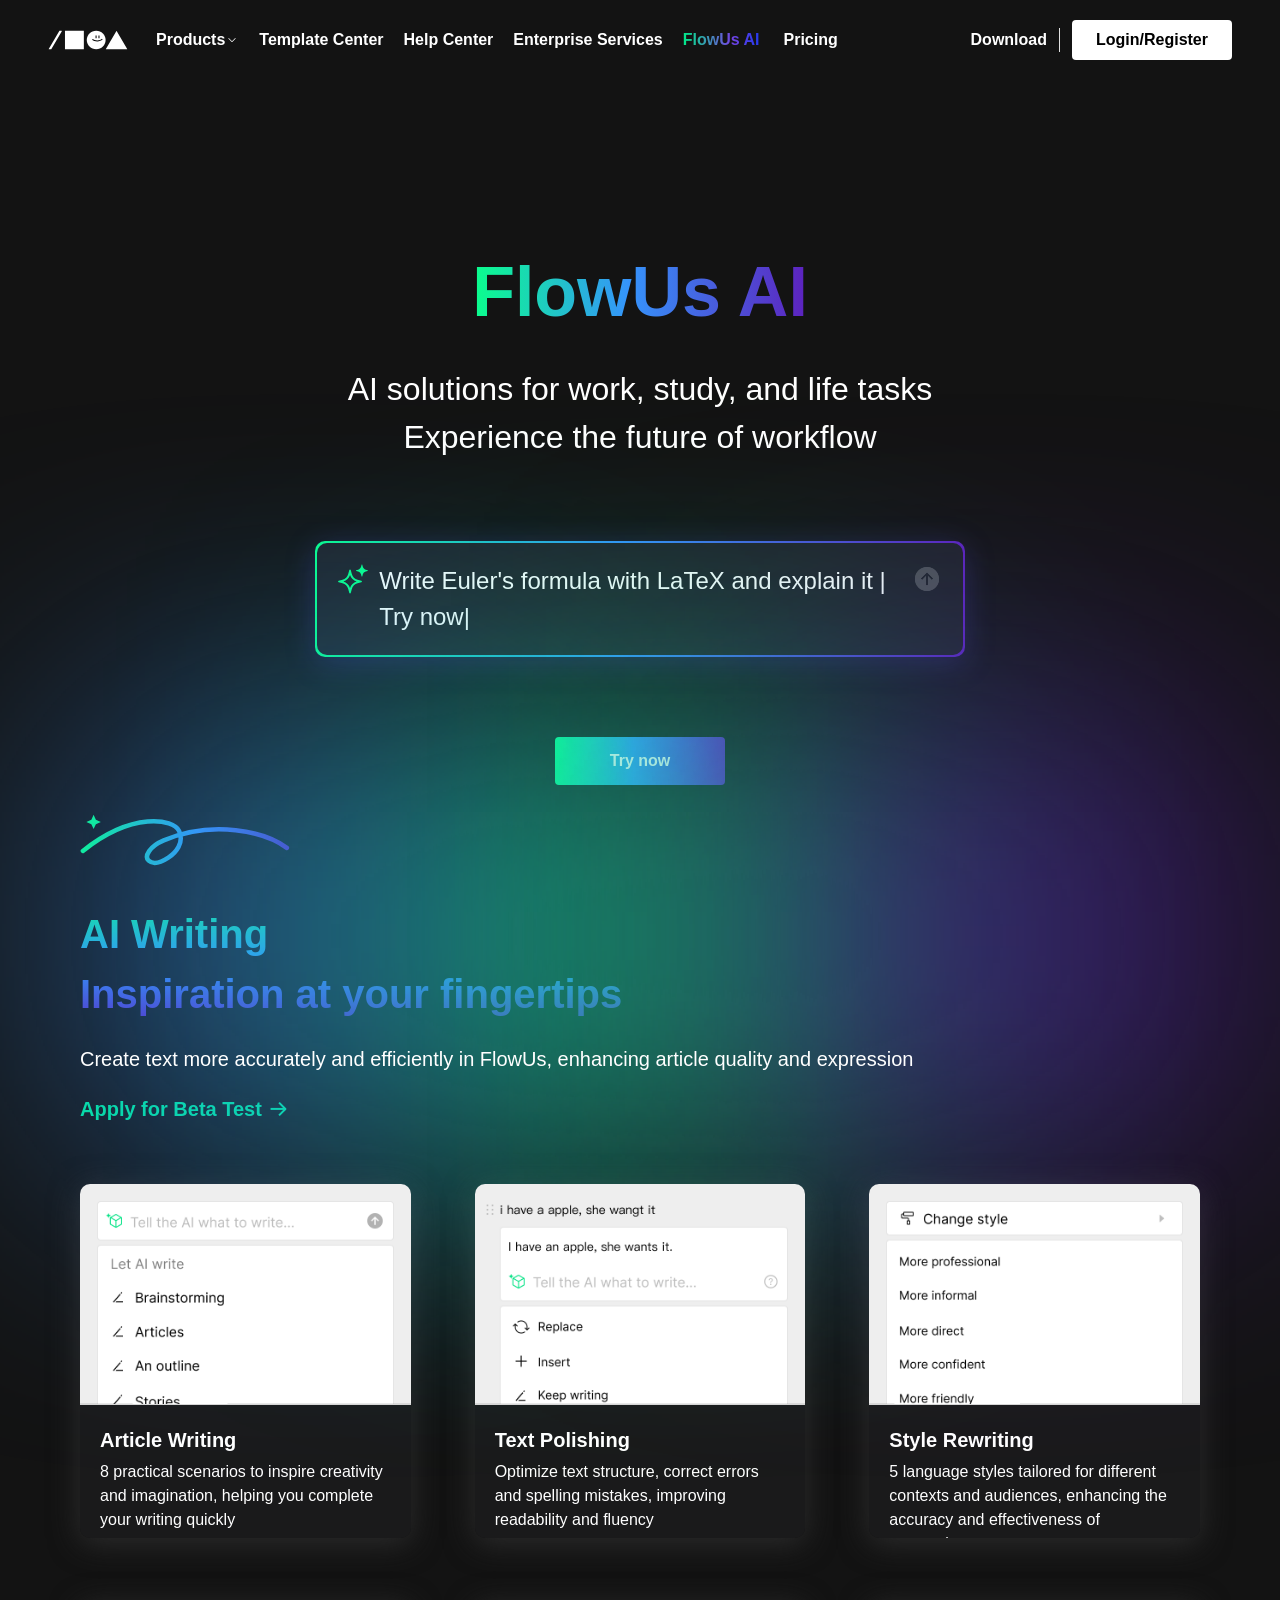
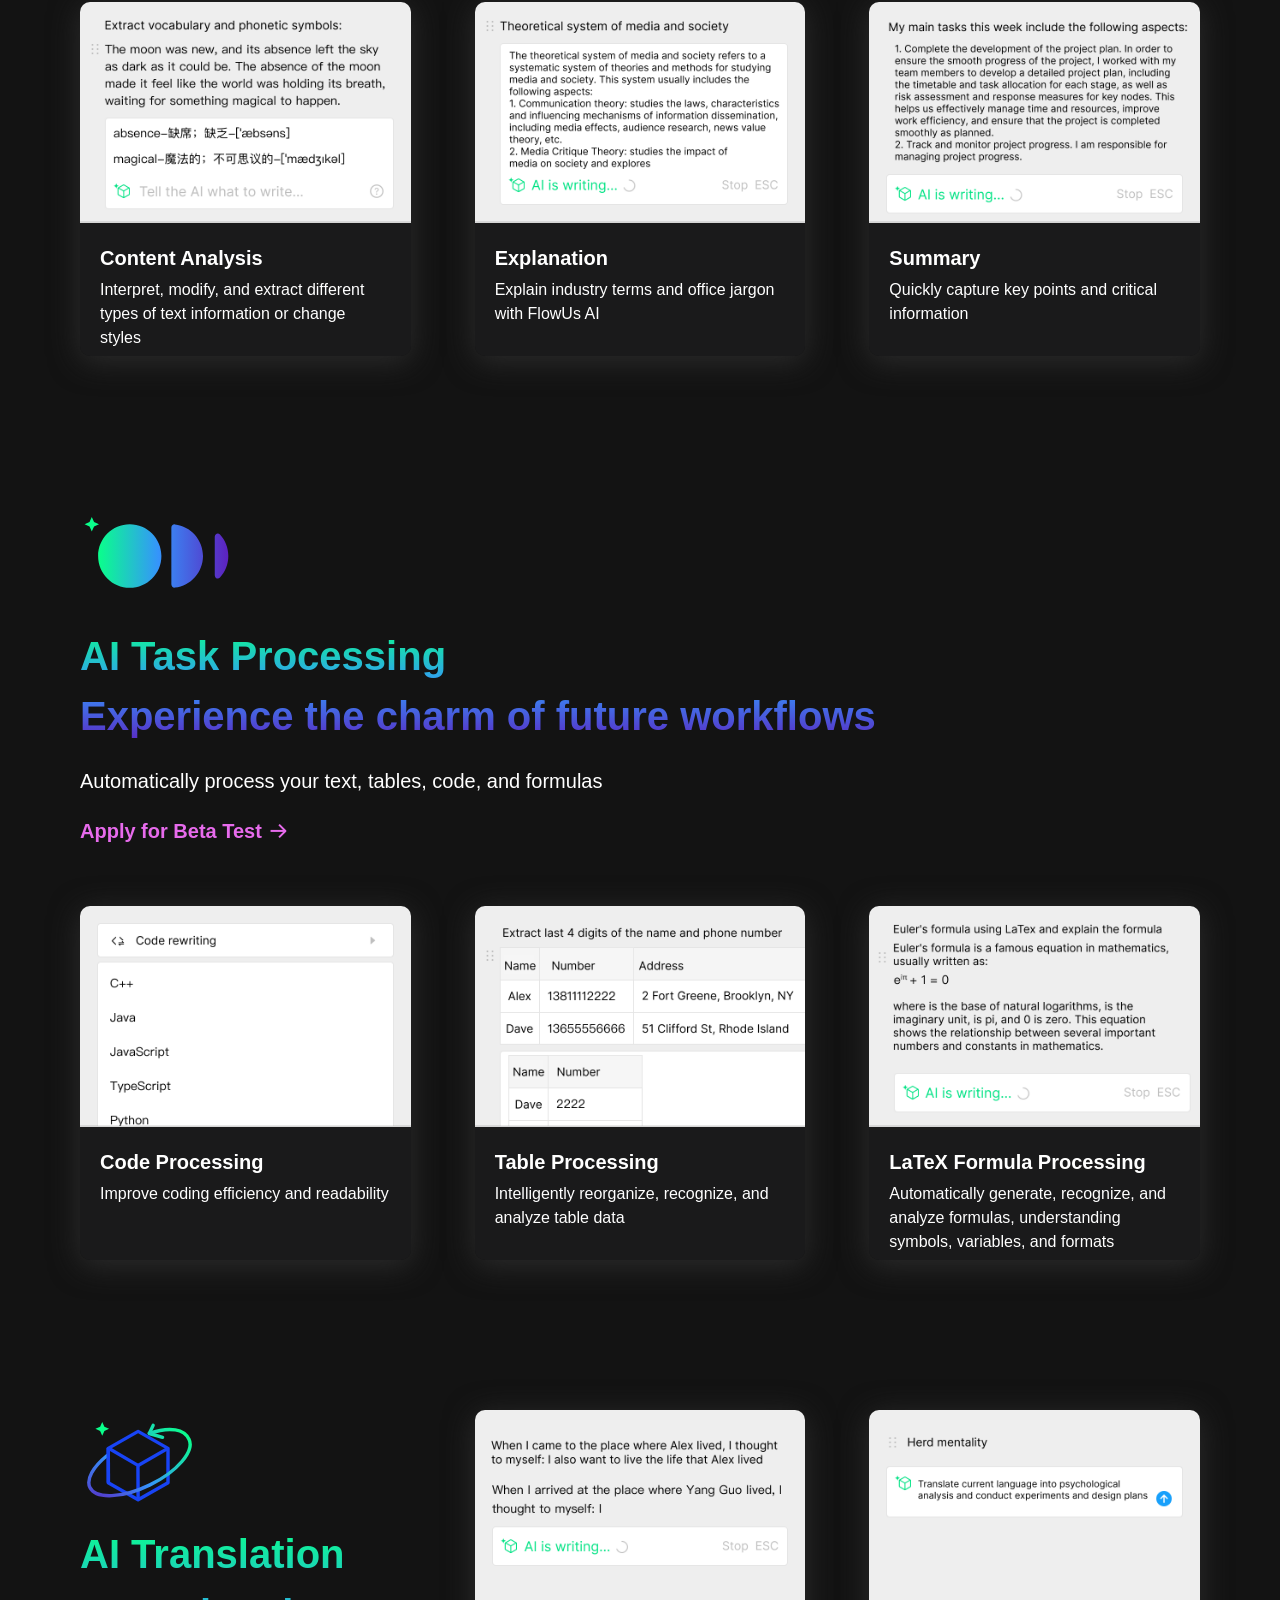
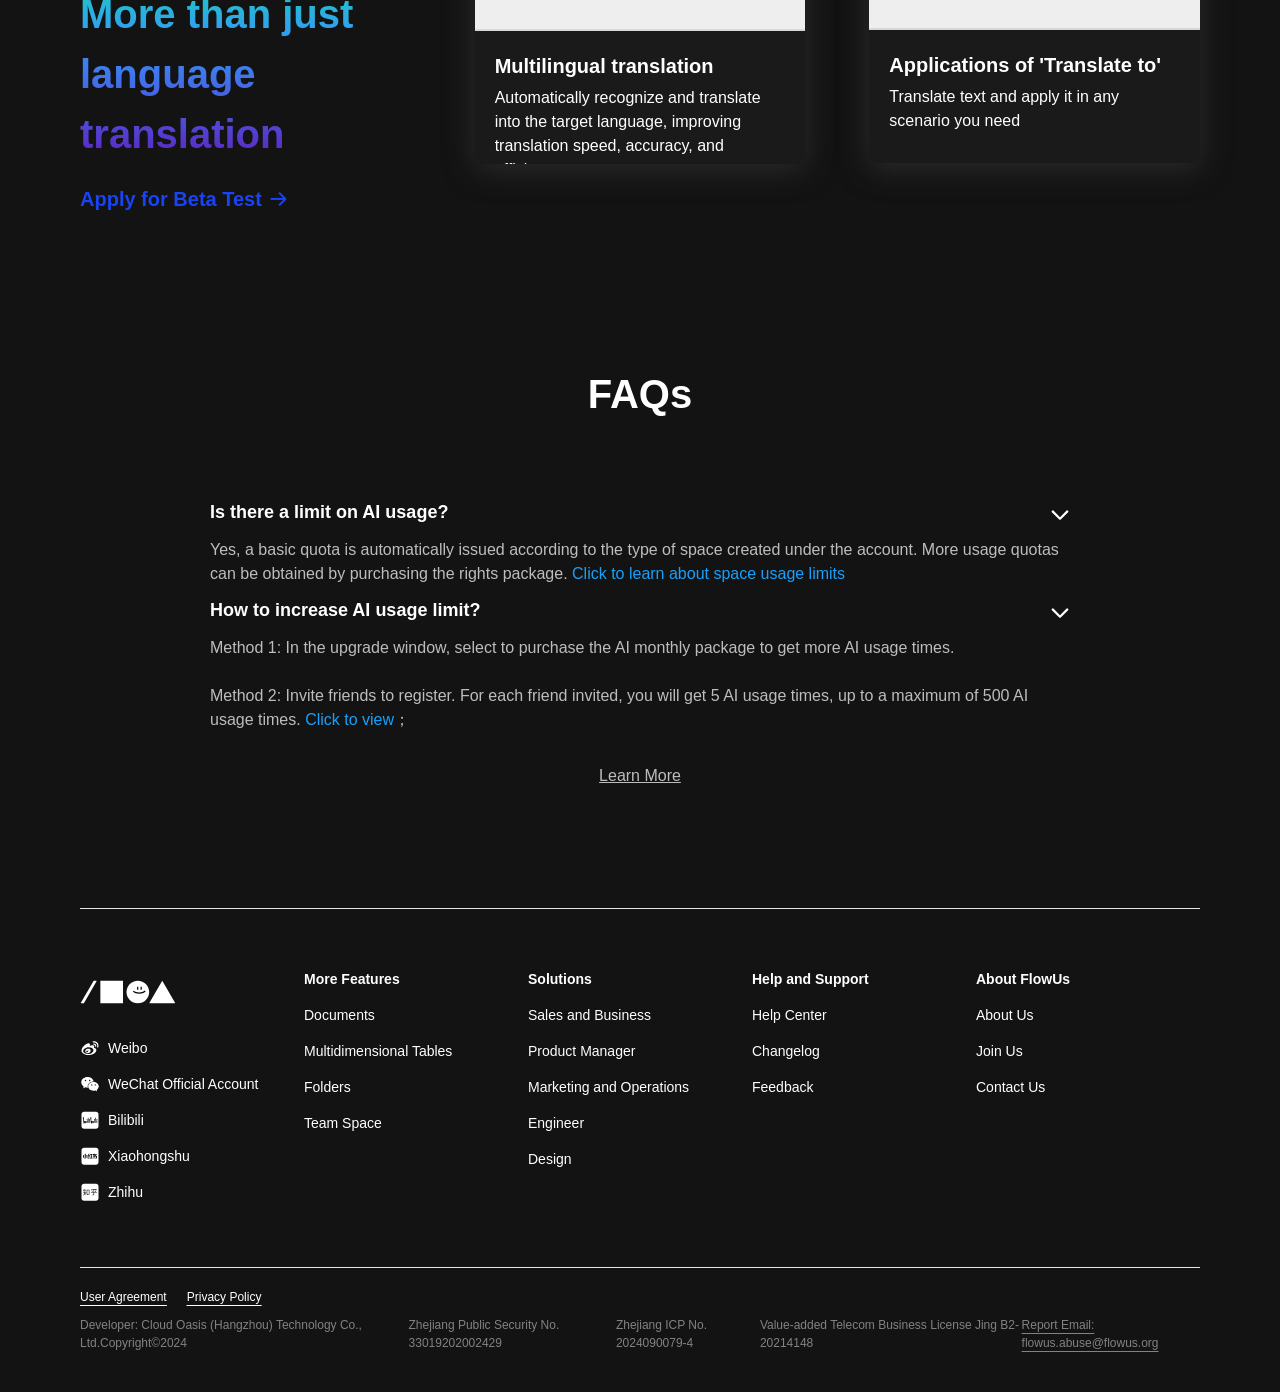
<file: playwright_output/ai.html>
<!DOCTYPE html><html lang="en"><head><meta charset="utf-8"><meta name="viewport" content="width=device-width,initial-scale=1"><meta name="robots" content="index, follow"><meta name="theme-color" content="#000000"><link rel="manifest" href="/manifest.json"><link rel="shortcut icon" href="/favicon.png"><title>FlowUs Official Website - New Generation Knowledge Management and Collaboration Platform, Online Document Notes Knowledge Base, Project Management Collaboration </title><meta name="description" content="FlowUs is a next-generation knowledge management and collaboration platform using cloud-based notes to provide online collaborative documents, multi-dimensional tables, flowcharts, cloud storage, and other versatile functions for both individuals and teams. Covering both mobile and desktop ecosystems, FlowUs enables users to achieve one-stop solutions for project management, knowledge bases, cloud storage, internal workflows, and more."><meta name="keywords" content="FlowUs, FlowUs Official Website, Knowledge Management, Collaboration Platform, Online Documents, Note-taking, Multi-dimensional Tables, Knowledge Base, Project Management, Cloud Documents"><meta name="subject" content="Flow us"><meta name="twitter:title" content="FlowUs Official Website - Next-Generation Knowledge Management and Collaboration Platform"><meta name="twitter:card" content="summary_large_image"><meta name="twitter:description" content="FlowUs is a next-generation knowledge management and collaboration platform using cloud-based notes to provide online collaborative documents, multi-dimensional tables, flowcharts, cloud storage, and other versatile functions for both individuals and teams. Covering both mobile and desktop ecosystems, FlowUs enables users to achieve one-stop solutions for project management, knowledge bases, cloud storage, internal workflows, and more."><meta name="twitter:image" content="https://flowus.tech/preview.jpg"><meta name="twitter:image:alt" content="FlowUs Material Image"><meta property="og:image" content="https://flowus.tech/preview.jpg"><meta property="og:title" content="FlowUs Official Website - Next-Generation Knowledge Management and Collaboration Platform"><meta property="og:type" content="website"><meta property="og:description" content="FlowUs is a next-generation knowledge management and collaboration platform using cloud-based notes to provide online collaborative documents, multi-dimensional tables, flowcharts, cloud storage, and other versatile functions for both individuals and teams. Covering both mobile and desktop ecosystems, FlowUs enables users to achieve one-stop solutions for project management, knowledge bases, cloud storage, internal workflows, and more."><meta property="og:site_name" content="FlowUs"><script type="text/javascript" charset="utf-8" async="" src="https://www.smartsuppchat.com/loader.js?"></script><script type="application/ld+json">{"@context":"https://schema.org","@type":"WebSite","name":"FlowUs","url":"https://flowus.app"}</script><!-- React disabled -->
<script>
window.addEventListener("DOMContentLoaded", function() { console.log("Content preserved"); });
</script><link href="./assets/main.d045d5cb.css" rel="stylesheet"><link rel="shortcut icon" href="[data-uri]" data-react-helmet="true"><meta name="keywords" content="flowus, FlowUs Official Website, cloud documents, word document tool, notes, multi-dimensional tables, knowledge base, project management, knowledge management" data-react-helmet="true"><meta name="description" content="FlowUs is a new generation knowledge management and collaboration platform, using cloud-based notes. It provides online collaborative documents, multi-dimensional tables, flowcharts, cloud storage, and other diverse features for individuals and teams. The product is available on both mobile and PC platforms, enabling teams and individual users to achieve project management, knowledge bases, cloud storage, internal workflows, and more in one place." data-react-helmet="true"><script type="text/javascript" data-react-helmet="true">
          var _smartsupp = _smartsupp || {};
          _smartsupp.key = '7169351d4423dc1c62f0234f7a58362358537aee';
          window.smartsupp||(function(d) {
            var s,c,o=smartsupp=function(){ o._.push(arguments)};o._=[];
            s=d.getElementsByTagName('script')[0];c=d.createElement('script');
            c.type='text/javascript';c.charset='utf-8';c.async=true;
            c.src='https://www.smartsuppchat.com/loader.js?';s.parentNode.insertBefore(c,s);
          })(document);
        </script></head><body><noscript>You need to enable JavaScript to run this app.</noscript><div id="root"><div class="App" style="background-color: rgb(19, 19, 19);"><header class="relative z-50 h-[80px] header-sm:sticky header-sm:h-16 header-sm:top-0 bg-[#131313] text-white"><div class="mediaNone fixed w-full flex justify-between items-center px-12 header-sm:hidden h-[80px] border-grey6 top-0 bg-[#131313] text-white" style="background-color: rgb(19, 19, 19);"><a class="flex items-center cursor-pointer flex-shrink-0" href="index.html"><img src="./assets/home-logo-white.758001ce.a3e7f73a69f3c7066a9de2f01b7b5ad3.svg" alt="logo" class="w-20"></a><nav class="flex flex-1 items-center justify-start space-x-1 px-5 text-t1-medium mediaNone"><div class="flex items-center"><div class="flex items-center font-bold space-x-1 rounded animate-hover px-2 py-1 whitespace-nowrap">Products<svg width="14" height="14" viewBox="0 0 20 20" xmlns="http://www.w3.org/2000/svg" fill="white"><path fill-rule="evenodd" clip-rule="evenodd" d="M10.3535 12.8284L15.3032 7.87866L14.5961 7.17155L9.99992 11.7677L5.40373 7.17155L4.69662 7.87866L9.64637 12.8284C9.84163 13.0237 10.1582 13.0237 10.3535 12.8284Z"></path></svg></div><div data-tippy-root="true" id="tippy-1" style="z-index: 9999; visibility: visible; position: absolute; inset: 0px auto auto 0px; margin: 0px; transform: translate3d(148px, 58px, 0px);"><div class="tippy-box" data-state="visible" tabindex="-1" data-theme="none" data-animation="fade" role="tooltip" data-placement="bottom-start" style="max-width: 350px; transition-duration: 200ms;"><div class="tippy-content" data-state="visible" style="transition-duration: 200ms;"><div></div></div></div></div></div><a class="relative h-full flex items-center font-bold animate-hover px-2 py-1 rounded whitespace-nowrap" href="template.html" target="_self">Template Center</a><a class="relative h-full flex items-center font-bold animate-hover px-2 py-1 rounded whitespace-nowrap" href="https://docs.flowus.wiki/Help-center-11f323d1c3cc806799dfd455a71608be" target="_blank">Help Center</a><a class="relative h-full flex items-center font-bold animate-hover px-2 py-1 rounded whitespace-nowrap" href="firm.html" target="_self">Enterprise Services</a><a class="relative h-full flex items-center font-bold animate-hover px-2 py-1 rounded whitespace-nowrap" href="ai.html" target="_self"><span class="text-inter-gradient">FlowUs AI</span></a><div class="flex items-center"></div><a class="relative h-full flex items-center font-bold animate-hover px-2 py-1 rounded whitespace-nowrap" href="pricing.html" target="_self">Pricing</a></nav><div class="flex items-center space-x-4 mediaNone"><a class="h-full flex items-center text-t1 font-bold cursor-pointer flex-shrink-0" href="download.html">Download</a></div><span class="w-px h-6 bg-grey5 mx-3 flex-shrink-0 header-md:mx-2 mediaNone"></span><div class="flex items-center mediaNone"><a class="sm:py-2 sm:px-[36px] text-[16px] rounded text-center inline-flex font-semibold items-center justify-center cursor-pointer whitespace-nowrap text-white py-2 px-6 bg-black" href="ai.html" style="background-color: white; color: black;">Login/Register</a></div></div><div class="relative mediaBlock header-sm:block  border-grey6 bg-[#131313] text-white"><div class="flex justify-between px-8 h-16 items-center"><a class="cursor-pointer" href="index.html"><img src="./assets/home-logo-white.758001ce.a3e7f73a69f3c7066a9de2f01b7b5ad3.svg" alt="logo" class="w-20"></a><span class="mediaBlock"><svg fill="white" width="32" height="32" viewBox="0 0 32 32" xmlns="http://www.w3.org/2000/svg" class="block"><rect x="5" y="7.75" width="22" height="2.5"></rect><rect x="5" y="14.75" width="22" height="2.5"></rect><rect x="5" y="21.75" width="22" height="2.5"></rect></svg><svg fill="white" width="32" height="32" viewBox="0 0 32 32" xmlns="http://www.w3.org/2000/svg" class="hidden"><rect x="8.04517" y="22.1873" width="20" height="2.5" transform="rotate(-45 8.04517 22.1873)"></rect><rect x="22.1873" y="23.9548" width="20" height="2.5" transform="rotate(-135 22.1873 23.9548)"></rect></svg></span></div><div class="absolute px-8 bg-white py-2 w-full z-10 top-[62px]" style="box-shadow: rgba(0, 0, 0, 0.15) 0px 10px 10px; visibility: hidden; background-color: rgb(19, 19, 19);"><a class="text-[15px] h-12 flex items-center font-medium cursor-pointer" href="ai.html">Login/Register</a><a class="text-[15px] h-12 flex items-center font-medium cursor-pointer" rel="noreferrer" href="template.html" target="_self">Template Center</a><a class="text-[15px] h-12 flex items-center font-medium cursor-pointer" rel="noreferrer" href="ai.html" target="_self"><img src="./assets/ai.0b3a8809.a1fc3824e3d16d58b443470baec4923d.svg" alt="FlowUs AI"></a><a class="text-[15px] h-12 flex items-center font-medium cursor-pointer" rel="noreferrer" href="firm.html" target="_self">Enterprise Services</a><a class="text-[15px] h-12 flex items-center font-medium cursor-pointer" rel="noreferrer" href="pricing.html" target="_self">Pricing</a><a class="text-[15px] h-12 flex items-center font-medium cursor-pointer" rel="noreferrer" href="download.html" target="_self">Download</a><a class="text-[15px] h-12 flex items-center font-medium cursor-pointer" href="page.html" target="_self">Documents</a><a class="text-[15px] h-12 flex items-center font-medium cursor-pointer" href="bitable.html" target="_self">Multidimensional Tables</a><a class="text-[15px] h-12 flex items-center font-medium cursor-pointer" href="folder.html" target="_self">Folders</a><a class="text-[15px] h-12 flex items-center font-medium cursor-pointer" href="cooperation.html" target="_self">Team Space</a></div></div></header><div><div><div><div><div id="__next" data-reactroot="true"><div class="flex w-full h-full transition-all"><div class="w-full h-full" style="width: 100%;"><div class="flex flex-col min-h-screen sm:w-full bg-[#131313]"><div><div></div></div><div class="root flex-1 sm:overflow-hidden mx-auto w-full max-w-[1440px]"><div class="px-20 sm:px-6"><div class="flex justify-center flex-col items-center mt-[160px] sm:mt-[60px]"><h2 class="text-[70px] font-semibold sm:text-[39px]" style="background: linear-gradient(270deg, rgb(93, 33, 190) 0%, rgb(53, 148, 251) 53.65%, rgb(10, 255, 139) 100%) text; -webkit-text-fill-color: transparent;">FlowUs AI</h2><p class="mt-5 sm:mt-2.5 text-[32px] sm:text-[18px] text-white text-center animate__fadeInDown animate__animated">AI solutions for work, study, and life tasks<br>Experience the future of workflow</p><div class="mt-20 sm:mt-10 w-[58%] md:w-[68%] sm:w-[100%] rounded-[10px] overflow-hidden p-0.5" style="background: linear-gradient(270deg, rgb(93, 33, 190) 0%, rgb(53, 148, 251) 53.65%, rgb(10, 255, 139) 100%); box-shadow: rgba(80, 71, 211, 0.3) 0px 6px 30px;"><div class="py-[20px] sm:py-[14px] flex items-start px-5 rounded-[10px] justify-between overflow-hidden" style="background: linear-gradient(0deg, rgba(255, 255, 255, 0.03), rgba(255, 255, 255, 0.03)), rgb(24, 25, 32);"><svg width="1em" height="1em" viewBox="0 0 20 20" xmlns="http://www.w3.org/2000/svg" fill="#0AFF8B" class="mr-2.5 w-8 sm:w-6 h-8 sm:h-6"><path d="M15.8271 1.18816C15.7596 0.937605 15.4041 0.937605 15.3367 1.18816L15.0193 2.36693C14.784 3.24085 14.1013 3.92349 13.2274 4.15878L12.0485 4.47617C11.798 4.54363 11.798 4.89913 12.0485 4.96659L13.2274 5.28397C14.1013 5.51926 14.784 6.2019 15.0193 7.07583L15.3367 8.25459C15.4041 8.50515 15.7596 8.50515 15.8271 8.25459L16.1445 7.07583C16.3798 6.2019 17.0625 5.51926 17.9364 5.28397L19.1152 4.96659C19.3658 4.89913 19.3658 4.54363 19.1152 4.47617L17.9364 4.15878C17.0625 3.92349 16.3798 3.24086 16.1445 2.36693L15.8271 1.18816Z"></path><path d="M7.64989 4.49072C7.78482 3.98961 8.49579 3.98961 8.63072 4.49072L9.26552 6.84825C9.73615 8.59611 11.1015 9.96138 12.8493 10.432L15.207 11.0667C15.7081 11.2017 15.7081 11.9127 15.207 12.0476L12.8493 12.6823C11.1015 13.1529 9.73615 14.5182 9.26552 16.2661L8.63072 18.6236C8.49579 19.1247 7.78482 19.1247 7.64988 18.6236L7.01509 16.2661C6.54446 14.5182 5.17915 13.1529 3.43128 12.6823L1.0736 12.0476C0.572471 11.9127 0.572471 11.2017 1.0736 11.0667L3.43128 10.432C5.17915 9.96138 6.54446 8.59611 7.01509 6.84825L7.64989 4.49072ZM4.02833 11.5572C5.98451 12.179 7.51849 13.7129 8.14031 15.6691C8.76212 13.7129 10.2961 12.179 12.2523 11.5572C10.2961 10.9353 8.76212 9.40138 8.14031 7.4452C7.51849 9.40138 5.98451 10.9354 4.02833 11.5572Z"></path></svg><div class="text-[24px] sm:text-[16px] text-white text-left flex-1">Write Euler's formula with LaTeX and explain it | Try now<span class="animate__animated animate__flash animate__infinite">|</span></div><svg width="1em" height="1em" viewBox="0 0 24 24" xmlns="http://www.w3.org/2000/svg" fill="#BDBDBD" class="ml-2.5 w-8 h-8 sm:w-6 sm:h-6 opacity-30"><path fill-rule="evenodd" clip-rule="evenodd" d="M12 21C16.9706 21 21 16.9706 21 12C21 7.02944 16.9706 3 12 3C7.02944 3 3 7.02944 3 12C3 16.9706 7.02944 21 12 21ZM11.2498 16.7332V9.82747L8.3799 12.6973L7.31924 11.6367L11.9998 6.95608L16.6804 11.6367L15.6198 12.6973L12.7498 9.82732V16.7332H11.2498Z"></path><path fill-rule="evenodd" clip-rule="evenodd" d="M12 21C16.9706 21 21 16.9706 21 12C21 7.02944 16.9706 3 12 3C7.02944 3 3 7.02944 3 12C3 16.9706 7.02944 21 12 21ZM11.2498 16.7332V9.82747L8.3799 12.6973L7.31924 11.6367L11.9998 6.95608L16.6804 11.6367L15.6198 12.6973L12.7498 9.82732V16.7332H11.2498Z"></path></svg></div></div><a class="w-[170px] h-[48px] sm:w-[123px] sm:h-[36px] flex items-center justify-center rounded mt-20 sm:mt-10 text-white font-semibold active:opacity-60 transition-opacity" href="download.html" style="background: linear-gradient(270deg, rgb(93, 33, 190) 0%, rgb(53, 148, 251) 53.65%, rgb(10, 255, 139) 100%);">Try now</a></div><div class="relative"><div class="absolute w-full flex justify-center translate-x-[5%]"><div class="w-[44.6%]"><div class="bg-[#3594FB] w-full pt-[81%] filter blur-[150px]"></div></div><div class="w-[44.6%]"><div class="bg-[#0AFF8B] w-full pt-[81%] -ml-[7.8%] filter blur-[150px]"></div></div><div class="w-[44.6%]"><div class="bg-[#5D21BE] w-full pt-[81%] -ml-[21%] filter blur-[150px]"></div></div></div></div><div class="flex sm:mt-[80px] sm:block" style="width: 100%;"><div class="sm:w-full mediaText" style="width: 100%;"><img src="./assets/1.5e4d8d59.b7243a9f9c2a986d0d60ad84cd9fad08.svg" alt=" 123123" class="w-full sm:w-[60%]" style="max-width: 350px;"><p class="mt-5 sm:mt-4 text-[40px] md:text-[30px] sm:text-[24px] font-semibold mediaText" style="background: linear-gradient(rgb(10, 255, 139) 0%, rgb(53, 148, 251) 50%, rgb(93, 33, 190) 100%) text; -webkit-text-fill-color: transparent; width: max-content;">AI Writing<br>Inspiration at your fingertips</p><p class="mt-5 sm:mt-4 text-[20px] sm:text-[16px] text-white animate__fadeInDown animate__animated" style="width: 100%;">Create text more accurately and efficiently in FlowUs, enhancing article quality and expression</p><a class="mt-5 sm:mt-4 flex items-center font-bold text-[20px] sm:text-t1 cursor-pointer" href="download.html" style="color: rgb(0, 231, 155);"><span class="mr-[6px]">Apply for Beta Test</span><svg width="20" height="20" viewBox="0 0 20 20" xmlns="http://www.w3.org/2000/svg" fill="#00E79B"><path fill-rule="evenodd" clip-rule="evenodd" d="M2.567 8.92407L16.9185 8.92407L16.9185 10.9241L2.567 10.9241L2.567 8.92407Z"></path><path fill-rule="evenodd" clip-rule="evenodd" d="M16.0186 10L10.3587 4.34004L11.7729 2.92583L18.14 9.29289C18.5305 9.68342 18.5305 10.3166 18.14 10.7071L11.7729 17.0742L10.3587 15.66L16.0186 10Z"></path></svg></a></div></div><div class="grid grid-cols-3 sm:block mt-[60px] sm:mt-5 gap-16"><div class="border-[#2D2D2D] border rounded-[10px] overflow-hidden sm:mt-5 h-fit" style="box-shadow: rgb(45, 45, 45) 0px 5px 30px;"><div class="relative bg-[#eee] border-black/10 border-b"><div class="w-full pt-[66.5%]"></div><img src="./assets/img_1.5dec84a3.34d6a5e6d0b7c4716419.png" alt="img1Png" class="absolute inset-0 w-full h-full"></div><div class="p-5 text-white bg-[#1A1A1B] h-[133px]"><h2 class="text-[20px] font-semibold md:text-[18px] sm:text-[18px]">Article Writing</h2><p class="mt-[5px] md:text-[14px] sm:text-[14px]">8 practical scenarios to inspire creativity and imagination, helping you complete your writing quickly</p></div></div><div class="border-[#2D2D2D] border rounded-[10px] overflow-hidden sm:mt-5 h-fit" style="box-shadow: rgb(45, 45, 45) 0px 5px 30px;"><div class="relative bg-[#eee] border-black/10 border-b"><div class="w-full pt-[66.5%]"></div><img src="./assets/img_2.3838f5e2.1f7bd230ee870d0da3b7.png" alt="img2Png" class="absolute inset-0 w-full h-full"></div><div class="p-5 text-white bg-[#1A1A1B] h-[133px]"><h2 class="text-[20px] font-semibold md:text-[18px] sm:text-[18px]">Text Polishing</h2><p class="mt-[5px] md:text-[14px] sm:text-[14px]">Optimize text structure, correct errors and spelling mistakes, improving readability and fluency</p></div></div><div class="border-[#2D2D2D] border rounded-[10px] overflow-hidden sm:mt-5 h-fit" style="box-shadow: rgb(45, 45, 45) 0px 5px 30px;"><div class="relative bg-[#eee] border-black/10 border-b"><div class="w-full pt-[66.5%]"></div><img src="./assets/img_3.d17ab07c.08d813e65e6b325be5cb.png" alt="img3Png" class="absolute inset-0 w-full h-full"></div><div class="p-5 text-white bg-[#1A1A1B] h-[133px]"><h2 class="text-[20px] font-semibold md:text-[18px] sm:text-[18px]">Style Rewriting</h2><p class="mt-[5px] md:text-[14px] sm:text-[14px]">5 language styles tailored for different contexts and audiences, enhancing the accuracy and effectiveness of expression</p></div></div><div class="border-[#2D2D2D] border rounded-[10px] overflow-hidden sm:mt-5 h-fit" style="box-shadow: rgb(45, 45, 45) 0px 5px 30px;"><div class="relative bg-[#eee] border-black/10 border-b"><div class="w-full pt-[66.5%]"></div><img src="./assets/img_4.08cfa518.bd839089559ad178652f.png" alt="img4Png" class="absolute inset-0 w-full h-full"></div><div class="p-5 text-white bg-[#1A1A1B] h-[133px]"><h2 class="text-[20px] font-semibold md:text-[18px] sm:text-[18px]">Content Analysis</h2><p class="mt-[5px] md:text-[14px] sm:text-[14px]">Interpret, modify, and extract different types of text information or change styles</p></div></div><div class="border-[#2D2D2D] border rounded-[10px] overflow-hidden sm:mt-5 h-fit" style="box-shadow: rgb(45, 45, 45) 0px 5px 30px;"><div class="relative bg-[#eee] border-black/10 border-b"><div class="w-full pt-[66.5%]"></div><img src="./assets/img_5.f4ad2d5b.f0f6667f78bec592525d.png" alt="img5Png" class="absolute inset-0 w-full h-full"></div><div class="p-5 text-white bg-[#1A1A1B] h-[133px]"><h2 class="text-[20px] font-semibold md:text-[18px] sm:text-[18px]">Explanation</h2><p class="mt-[5px] md:text-[14px] sm:text-[14px]">Explain industry terms and office jargon with FlowUs AI</p></div></div><div class="border-[#2D2D2D] border rounded-[10px] overflow-hidden sm:mt-5 h-fit" style="box-shadow: rgb(45, 45, 45) 0px 5px 30px;"><div class="relative bg-[#eee] border-black/10 border-b"><div class="w-full pt-[66.5%]"></div><img src="./assets/img_6.0c3cbda6.50d031c0aea676a7c437.png" alt="img6Png" class="absolute inset-0 w-full h-full"></div><div class="p-5 text-white bg-[#1A1A1B] h-[133px]"><h2 class="text-[20px] font-semibold md:text-[18px] sm:text-[18px]">Summary</h2><p class="mt-[5px] md:text-[14px] sm:text-[14px]">Quickly capture key points and critical information</p></div></div></div><div class="flex mt-[150px] sm:mt-[80px] sm:block"><div class="sm:w-full mediaText" style="max-width: 100%;"><img src="./assets/2.2e447897.4d2b806901e0e09fe4290de1181274cd.svg" alt="img2" class="w-full sm:w-[60%]" style="max-width: 350px;"><p class="mt-5 sm:mt-4 text-[40px] md:text-[30px] sm:text-[24px] font-semibold mediaText" style="background: linear-gradient(rgb(10, 255, 139) 0%, rgb(53, 148, 251) 50%, rgb(93, 33, 190) 100%) text; -webkit-text-fill-color: transparent; width: max-content;">AI Task Processing<br>Experience the charm of future workflows</p><p class="mt-5 sm:mt-4 text-[20px] sm:text-[16px] text-white animate__fadeInDown animate__animated" style="width: 100%;">Automatically process your text, tables, code, and formulas</p><a class="mt-5 sm:mt-4 flex items-center font-bold text-[20px] sm:text-t1 cursor-pointer" href="download.html" style="color: rgb(231, 107, 236);"><span class="mr-[6px]">Apply for Beta Test</span><svg width="20" height="20" viewBox="0 0 20 20" xmlns="http://www.w3.org/2000/svg" fill="#E76BEC"><path fill-rule="evenodd" clip-rule="evenodd" d="M2.567 8.92407L16.9185 8.92407L16.9185 10.9241L2.567 10.9241L2.567 8.92407Z"></path><path fill-rule="evenodd" clip-rule="evenodd" d="M16.0186 10L10.3587 4.34004L11.7729 2.92583L18.14 9.29289C18.5305 9.68342 18.5305 10.3166 18.14 10.7071L11.7729 17.0742L10.3587 15.66L16.0186 10Z"></path></svg></a></div></div><div class="grid grid-cols-3 sm:block mt-[60px] sm:mt-5 gap-16"><div class="border-[#2D2D2D] border rounded-[10px] overflow-hidden sm:mt-5 h-fit" style="box-shadow: rgb(45, 45, 45) 0px 5px 30px;"><div class="relative bg-[#eee] border-black/10 border-b"><div class="w-full pt-[66.5%]"></div><img src="./assets/img_7.fdf0faee.7d09ec86c304828ece56.png" alt="img7Png" class="absolute inset-0 w-full h-full"></div><div class="p-5 text-white bg-[#1A1A1B] h-[133px]"><h2 class="text-[20px] font-semibold md:text-[18px] sm:text-[18px]">Code Processing</h2><p class="mt-[5px] md:text-[14px] sm:text-[14px]">Improve coding efficiency and readability</p></div></div><div class="border-[#2D2D2D] border rounded-[10px] overflow-hidden sm:mt-5 h-fit" style="box-shadow: rgb(45, 45, 45) 0px 5px 30px;"><div class="relative bg-[#eee] border-black/10 border-b"><div class="w-full pt-[66.5%]"></div><img src="./assets/img_8.bdebb3dd.2353a61607c690b97ca1.png" alt="img8Png" class="absolute inset-0 w-full h-full"></div><div class="p-5 text-white bg-[#1A1A1B] h-[133px]"><h2 class="text-[20px] font-semibold md:text-[18px] sm:text-[18px]">Table Processing</h2><p class="mt-[5px] md:text-[14px] sm:text-[14px]">Intelligently reorganize, recognize, and analyze table data</p></div></div><div class="border-[#2D2D2D] border rounded-[10px] overflow-hidden sm:mt-5 h-fit" style="box-shadow: rgb(45, 45, 45) 0px 5px 30px;"><div class="relative bg-[#eee] border-black/10 border-b"><div class="w-full pt-[66.5%]"></div><img src="./assets/img_9.e26276e7.b996c227460be2b1fc40.png" alt="img9Png" class="absolute inset-0 w-full h-full"></div><div class="p-5 text-white bg-[#1A1A1B] h-[133px]"><h2 class="text-[20px] font-semibold md:text-[18px] sm:text-[18px]">LaTeX Formula Processing</h2><p class="mt-[5px] md:text-[14px] sm:text-[14px]">Automatically generate, recognize, and analyze formulas, understanding symbols, variables, and formats</p></div></div></div><div class="mt-[150px] sm:mt-[80px] sm:block grid grid-cols-3 gap-16"><div><img src="./assets/3.205de7d0.96b46ca2e5273b69800c77e1d5d34167.svg" alt="img3" class="w-full sm:w-[60%]" style="max-width: 350px;"><p class="mt-5 sm:mt-4 text-[40px] md:text-[30px] sm:text-[24px] font-semibold" style="background: linear-gradient(rgb(10, 255, 139) 0%, rgb(53, 148, 251) 50%, rgb(93, 33, 190) 100%) text; -webkit-text-fill-color: transparent;">AI Translation<br>More than just language translation</p><p class="mt-5 sm:mt-4 text-[20px] sm:text-[16px] text-white animate__fadeInDown animate__animated"></p><a class="mt-5 sm:mt-4 flex items-center font-bold text-[20px] sm:text-t1 cursor-pointer" href="download.html" style="color: rgb(24, 68, 245);"><span class="mr-[6px]"> Apply for Beta Test</span><svg width="20" height="20" viewBox="0 0 20 20" xmlns="http://www.w3.org/2000/svg" fill="#1844F5"><path fill-rule="evenodd" clip-rule="evenodd" d="M2.567 8.92407L16.9185 8.92407L16.9185 10.9241L2.567 10.9241L2.567 8.92407Z"></path><path fill-rule="evenodd" clip-rule="evenodd" d="M16.0186 10L10.3587 4.34004L11.7729 2.92583L18.14 9.29289C18.5305 9.68342 18.5305 10.3166 18.14 10.7071L11.7729 17.0742L10.3587 15.66L16.0186 10Z"></path></svg></a></div><div class="border-[#2D2D2D] border rounded-[10px] overflow-hidden sm:mt-5 h-fit" style="box-shadow: rgb(45, 45, 45) 0px 5px 30px;"><div class="relative bg-[#eee] border-black/10 border-b"><div class="w-full pt-[66.5%]"></div><img src="./assets/img_10.1598fd67.eff218da09be905f06d8.png" alt="img10Png" class="absolute inset-0 w-full h-full"></div><div class="p-5 text-white bg-[#1A1A1B] h-[133px]"><h2 class="text-[20px] font-semibold md:text-[18px] sm:text-[18px]">Multilingual translation</h2><p class="mt-[5px] md:text-[14px] sm:text-[14px]">Automatically recognize and translate into the target language, improving translation speed, accuracy, and efficiency</p></div></div><div class="border-[#2D2D2D] border rounded-[10px] overflow-hidden sm:mt-5 h-fit" style="box-shadow: rgb(45, 45, 45) 0px 5px 30px;"><div class="relative bg-[#eee] border-black/10 border-b"><div class="w-full pt-[66.5%]"></div><img src="./assets/img_11.ecd1f67c.c48a7c3df2b175596149.png" alt="img11Png" class="absolute inset-0 w-full h-full"></div><div class="p-5 text-white bg-[#1A1A1B] h-[133px]"><h2 class="text-[20px] font-semibold md:text-[18px] sm:text-[18px]">Applications of 'Translate to'</h2><p class="mt-[5px] md:text-[14px] sm:text-[14px]">Translate text and apply it in any scenario you need</p></div></div></div><div class="mt-[150px] sm:mt-[80px]"><div class="sm:flex justify-between mb-16 sm:mb-10 items-center"><h2 class="text-[40px] sm:text-[24px] font-semibold text-center text-white">FAQs</h2><a class="hidden sm:block underline text-grey4" href="download.html">Learn More</a></div><div class="cursor-pointer select-none px-[130px] md:px-[80px] sm:px-5"><div class="flex items-center h-[50px]"><div class="text-white text-[18px] sm:text-[16px] font-semibold">Is there a limit on AI usage?</div><svg width="20" height="20" viewBox="0 0 9 9" xmlns="http://www.w3.org/2000/svg" class="rotate-0 ml-auto duration-75" fill="white"><path fill-rule="evenodd" clip-rule="evenodd" d="M4.5 6.36396L7.68198 3.18198L8.38909 3.88909L4.85355 7.42462C4.65829 7.61988 4.34171 7.61988 4.14645 7.42462L0.610912 3.88909L1.31802 3.18198L4.5 6.36396Z"></path></svg></div><div class="text-grey4 sm:text-t2">Yes, a basic quota is automatically issued according to the type of space created under the account. More usage quotas can be obtained by purchasing the rights package. <a class="text-active_color" href="download.html">Click to learn about space usage limits </a></div></div><div class="cursor-pointer select-none px-[130px] md:px-[80px] sm:px-5"><div class="flex items-center h-[50px]"><div class="text-white text-[18px] sm:text-[16px] font-semibold">How to increase AI usage limit?</div><svg width="20" height="20" viewBox="0 0 9 9" xmlns="http://www.w3.org/2000/svg" class="rotate-0 ml-auto duration-75" fill="white"><path fill-rule="evenodd" clip-rule="evenodd" d="M4.5 6.36396L7.68198 3.18198L8.38909 3.88909L4.85355 7.42462C4.65829 7.61988 4.34171 7.61988 4.14645 7.42462L0.610912 3.88909L1.31802 3.18198L4.5 6.36396Z"></path></svg></div><div class="text-grey4 sm:text-t2">Method 1: In the upgrade window, select to purchase the AI monthly package to get more AI usage times.<br><br>Method 2: Invite friends to register. For each friend invited, you will get 5 AI usage times, up to a maximum of 500 AI usage times.<a class="text-active_color" href="download.html"> Click to view</a>；</div></div><p class="text-center sm:hidden mt-8"><a class="text-grey4 underline" href="download.html">Learn More</a></p></div></div></div></div></div></div></div><next-route-announcer><p aria-live="assertive" id="__next-route-announcer__" role="alert" style="border: 0px; clip: rect(0px, 0px, 0px, 0px); height: 1px; margin: -1px; overflow: hidden; padding: 0px; position: absolute; width: 1px; white-space: nowrap; overflow-wrap: normal;"></p></next-route-announcer><div id="loom-companion-mv3" ext-id="liecbddmkiiihnedobmlmillhodjkdmb"><section id="shadow-host-companion"><template shadowrootmode="open"></template></section></div></div></div></div></div><div class="Toastify"></div><footer class="mx-auto px-20 footer-sm:px-0 max-w-[1440px] w-full" style="background-color: rgb(19, 19, 19);"><div class="grid mt-[120px] sm:hidden footer-sm:mx-6 border-t pt-[60px] border-grey6" style="grid-template-columns: repeat(5, 1fr); color: white;"><div><img src="./assets/home-logo-white.758001ce.a3e7f73a69f3c7066a9de2f01b7b5ad3.svg" class="w-24 h-[46px] mb-4" alt="logo"><a class="h-9 flex items-center text-[14px] cursor-pointer" href="https://weibo.com/u/7731269872"><img src="./assets/ic_weibo_white.1311f6d3.fe7638fe73c419464cff6ad2b1b9798e.svg" class="mr-2" alt="weibo">Weibo</a><div class="h-9 flex items-center text-[14px] cursor-pointer"><img src="./assets/ic_wechat_white.21fbc17b.b9a93044e80417b0e5914c06e2839537.svg" class="mr-2" alt="wechat">WeChat Official Account</div><a class="h-9 flex items-center text-[14px] cursor-pointer" href="https://space.bilibili.com/1358496253"><img src="./assets/ic_bilibili_white.ae87cbaa.89cfe0db686e60f87df9331daaed1e5b.svg" class="mr-2" alt="bilibili">Bilibili</a><a class="h-9 flex items-center text-[14px] cursor-pointer" href="https://www.xiaohongshu.com/user/profile/60c9de20000000000101ca89?xhsshare=CopyLink&amp;appuid=5cee9c4e000000001100758a&amp;apptime=1652966465"><img alt="xiaohongshu" src="./assets/ic_xiaohongshu_white.5c995ac0.80d59e311dac422f15425b1b04edf1d5.svg" class="mr-2">Xiaohongshu</a><a class="h-9 flex items-center text-[14px] cursor-pointer" href="https://www.zhihu.com/org/flowus"><img src="./assets/ic_zhihu_white.7650f23f.d2658a8449ef58a8560e135fb0797023.svg" class="mr-2" alt="zhihu">Zhihu</a></div><div><h2 class="text-[14px] leading-5 font-bold">More Features</h2><a class="mt-4 flex items-center text-[14px] leading-5 cursor-pointer" href="page.html">Documents</a><a class="mt-4 flex items-center text-[14px] leading-5 cursor-pointer" href="bitable.html">Multidimensional Tables</a><a class="mt-4 flex items-center text-[14px] leading-5 cursor-pointer" href="folder.html">Folders</a><a class="mt-4 flex items-center text-[14px] leading-5 cursor-pointer" href="cooperation.html">Team Space</a></div><div><h2 class="text-[14px] leading-5 font-bold">Solutions</h2><a class="mt-4 flex items-center text-[14px] leading-5 cursor-pointer" href="download.html">Sales and Business</a><a class="mt-4 flex items-center text-[14px] leading-5 cursor-pointer" href="download.html">Product Manager</a><a class="mt-4 flex items-center text-[14px] leading-5 cursor-pointer" href="download.html">Marketing and Operations</a><a class="mt-4 flex items-center text-[14px] leading-5 cursor-pointer" href="download.html">Engineer</a><a class="mt-4 flex items-center text-[14px] leading-5 cursor-pointer" href="download.html">Design</a></div><div><h2 class="text-[14px] leading-5 font-bold">Help and Support</h2><a class="mt-4 flex items-center text-[14px] leading-5 cursor-pointer" href="https://docs.flowus.wiki/Help-center-11f323d1c3cc806799dfd455a71608be">Help Center</a><a class="mt-4 flex items-center text-[14px] leading-5 cursor-pointer" href="https://docs.flowus.wiki/Help-center-11f323d1c3cc806799dfd455a71608be">Changelog</a><a class="mt-4 flex items-center text-[14px] leading-5 cursor-pointer" href="https://docs.flowus.wiki/Help-center-11f323d1c3cc806799dfd455a71608be">Feedback</a></div><div><h2 class="text-[14px] leading-5 font-bold">About FlowUs</h2><a class="mt-4 flex items-center text-[14px] leading-5 cursor-pointer" href="https://docs.flowus.wiki/What-s-New-11f323d1c3cc8049b2aecdab8dd789cf">About Us</a><a class="mt-4 flex items-center text-[14px] leading-5 cursor-pointer" href="https://docs.flowus.wiki/Contact-Support-11f323d1c3cc80b0bb43dafebca0e0ce">Join Us</a><a class="mt-4 flex items-center text-[14px] leading-5 cursor-pointer" href="https://docs.flowus.wiki/Contact-Support-11f323d1c3cc80b0bb43dafebca0e0ce">Contact Us</a></div></div><div class="hidden mt-[60px] sm:block border-t pt-[60px] mx-6 border-grey6"><div class="flex justify-between mb-4" style="color: white;"><img src="./assets/home-logo-white.758001ce.a3e7f73a69f3c7066a9de2f01b7b5ad3.svg" class="w-[78px]" alt="footer logo"><div class="flex" style="color: white;"><a class="ml-4 cursor-pointer" href="download.html"><img src="./assets/ic_weibo_white.1311f6d3.fe7638fe73c419464cff6ad2b1b9798e.svg" class="w-[22px] h-[22px]" alt="weibo"></a><div class="ml-4 cursor-pointer"><img src="./assets/ic_wechat_white.21fbc17b.b9a93044e80417b0e5914c06e2839537.svg" class="mr-2 w-[22px] h-[22px]" alt="wechat"></div><a class="ml-4 cursor-pointer" href="download.html"><img src="./assets/ic_bilibili_white.ae87cbaa.89cfe0db686e60f87df9331daaed1e5b.svg" class="w-[22px] h-[22px]" alt="bilibili"></a><a class="ml-4 cursor-pointer" href="download.html"><img src="./assets/ic_xiaohongshu_white.5c995ac0.80d59e311dac422f15425b1b04edf1d5.svg" class="w-[22px] h-[22px]" alt="xiaohongshu"></a><a class="ml-4 cursor-pointer" href="download.html"><img src="./assets/ic_zhihu_white.7650f23f.d2658a8449ef58a8560e135fb0797023.svg" class="w-[22px] h-[22px]" alt="zhihu"></a></div></div><div class="grid" style="grid-template-columns: repeat(3, 1fr); color: white;"><div class="flex flex-col"><h2 class="text-[12px] leading-[17px] font-bold">More Features</h2><a class="mt-4 text-[12px] leading-[17px] cursor-pointer" href="page.html">Documents</a><a class="mt-4 text-[12px] leading-[17px] cursor-pointer" href="folder.html">Folders</a><a class="mt-4 text-[12px] leading-[17px] cursor-pointer" href="cooperation.html">Team Space</a></div><div class="flex flex-col"><h2 class="text-[12px] leading-[17px] font-bold">Help and Support</h2><a class="mt-4 text-[12px] leading-[17px] cursor-pointer" href="download.html">Help Center</a><a class="mt-4 text-[12px] leading-[17px] cursor-pointer" href="download.html">Changelog</a><a class="mt-4 text-[12px] leading-[17px] cursor-pointer" href="download.html">Feedback</a></div><div class="flex flex-col"><h2 class="text-[12px] leading-[17px] font-bold">About FlowUs</h2><a class="mt-4 text-[12px] leading-[17px] cursor-pointer" href="download.html">About Us</a><a class="mt-4 text-[12px] leading-[17px] cursor-pointer" href="download.html">Join Us</a><a class="mt-4 text-[12px] leading-[17px] cursor-pointer" href="download.html">Contact Us</a></div></div></div><div class="space-y-2.5 py-5 pb-10 border-t border-grey6 relative w-full mt-14 footer-sm:px-5"><div class="flex space-x-5 underline underline-offset-4" style="color: white;"><a class="text-t4 font-medium" href="download.html">User Agreement</a><a class="text-t4 font-medium" href="download.html">Privacy Policy</a></div><div class="flex-1 flex justify-between footer-sm:flex-col footer-sm:space-y-2 text-t4 text-grey3"><span>Developer: Cloud Oasis (Hangzhou) Technology Co., Ltd.Copyright©2024</span><a href="download.html">Zhejiang Public Security No. 33019202002429</a><a href="download.html">Zhejiang ICP No. 2024090079-4</a><span>Value-added Telecom Business License Jing B2-20214148</span><a class="underline underline-offset-4" href="download.html">Report Email: flowus.abuse@flowus.org</a></div></div></footer></div></div><script src="./assets/profile.js"></script>
</body></html>
</file>
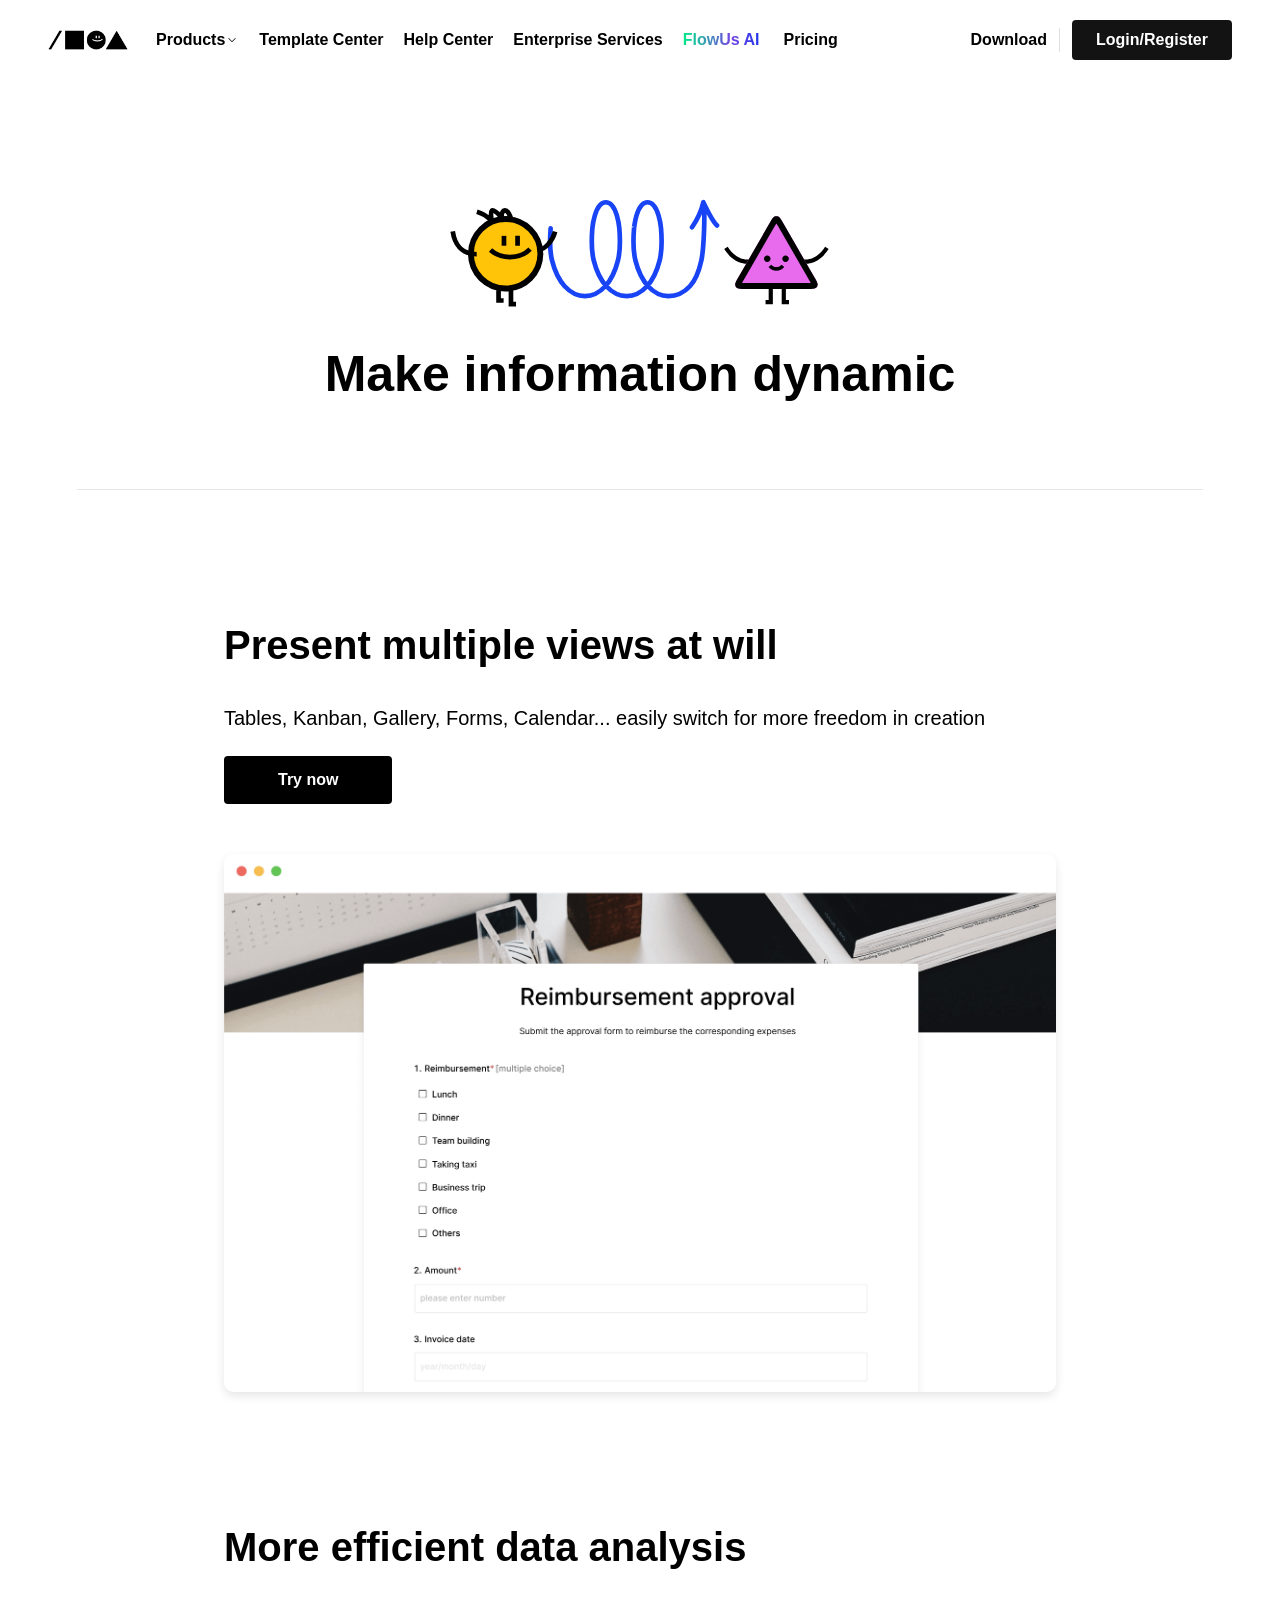
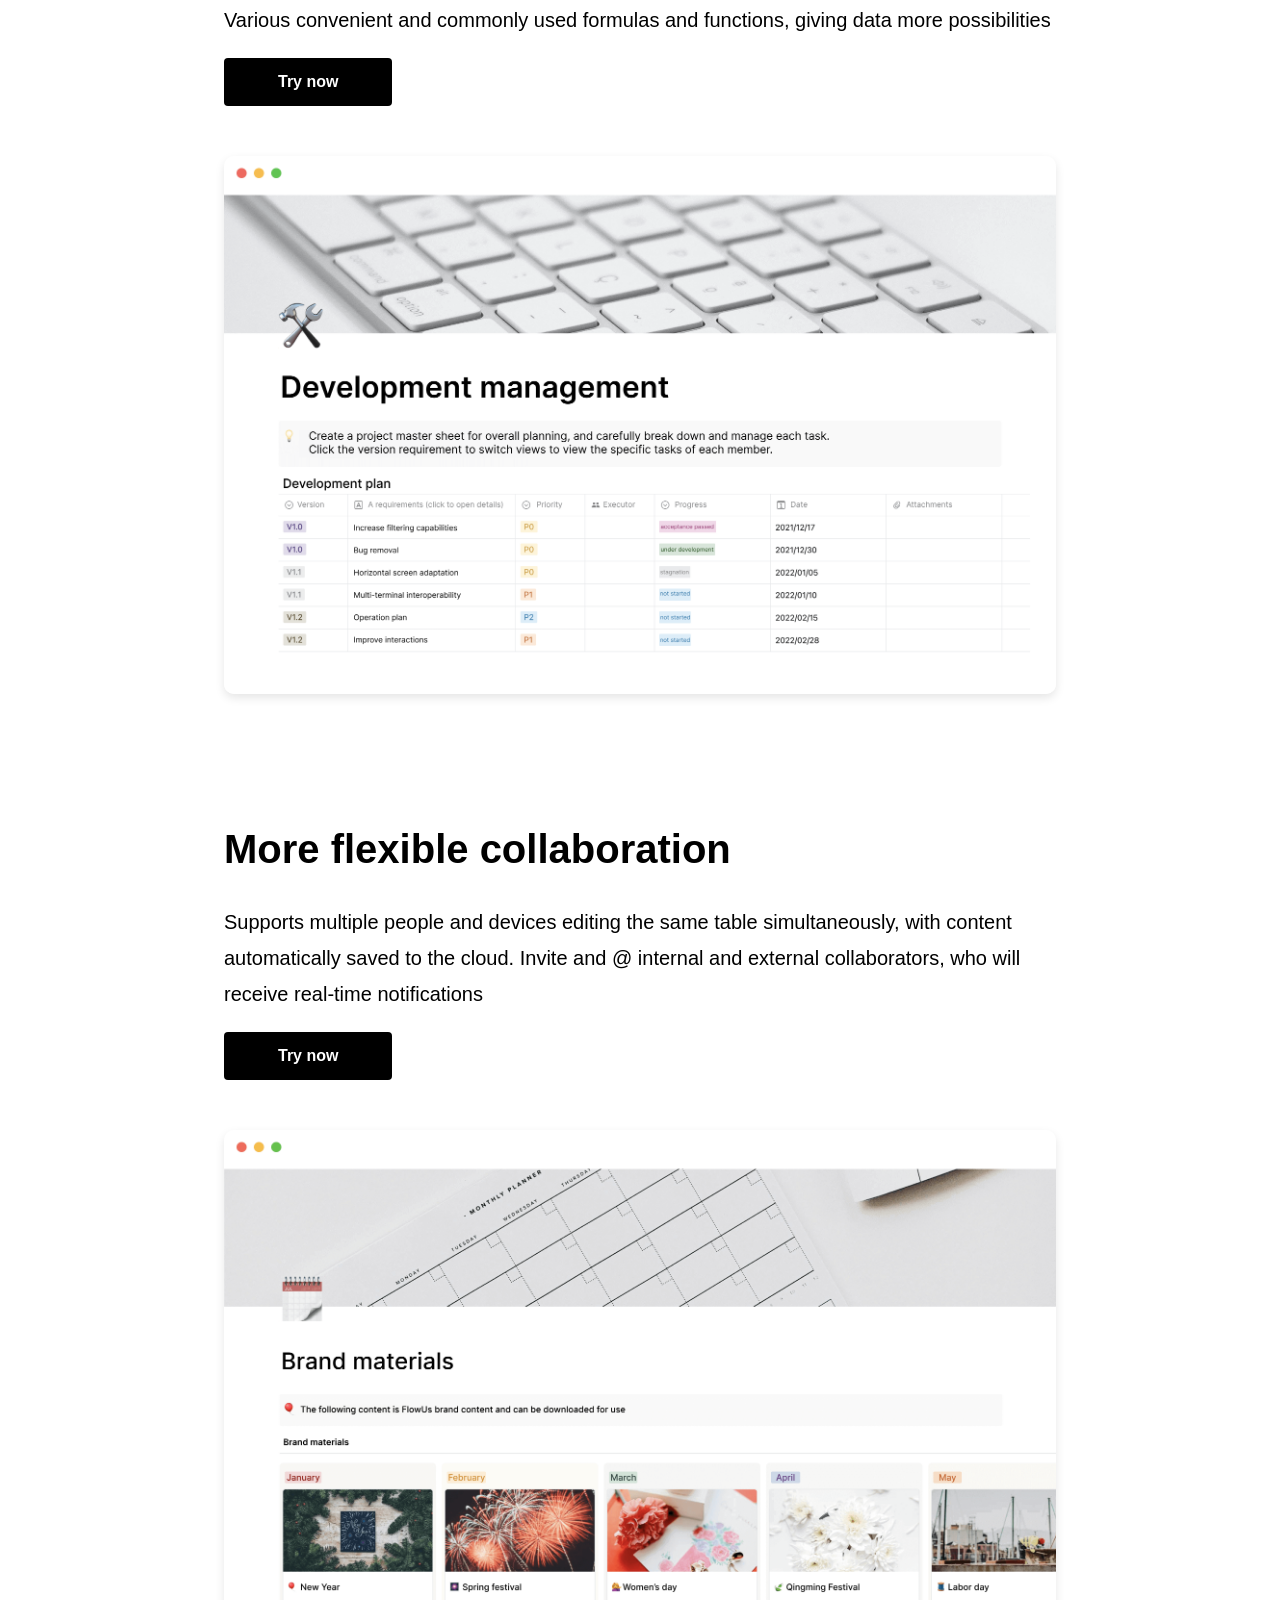
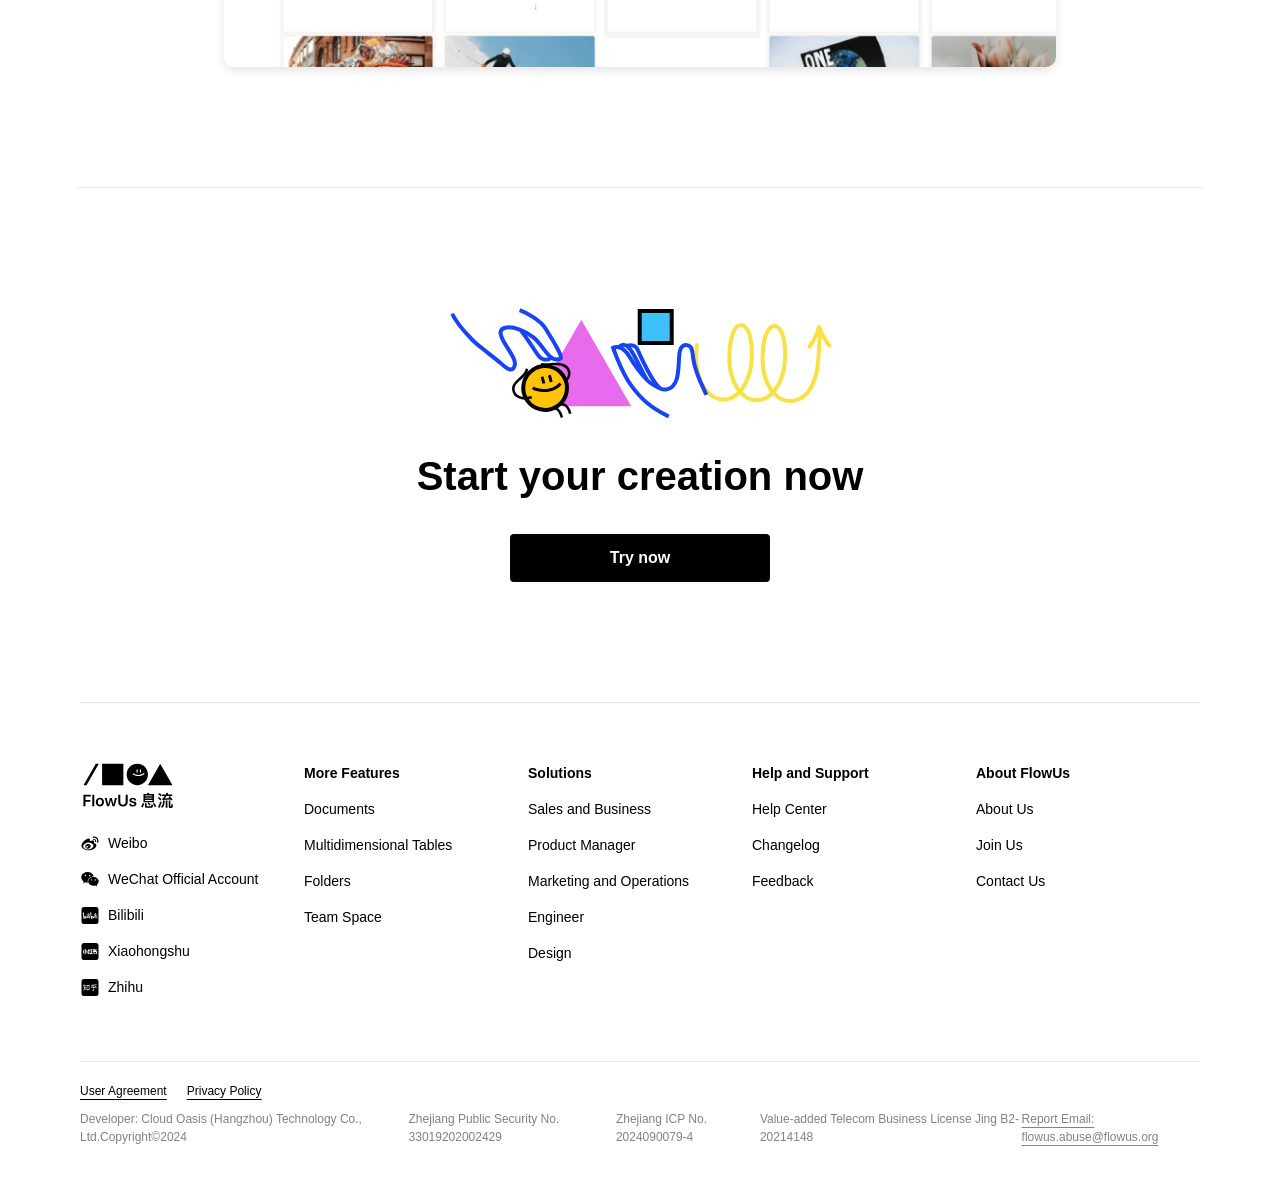
<file: playwright_output/bitable.html>
<!DOCTYPE html><html lang="en"><head><meta charset="utf-8"><meta name="viewport" content="width=device-width,initial-scale=1"><meta name="robots" content="index, follow"><meta name="theme-color" content="#000000"><link rel="manifest" href="/manifest.json"><link rel="shortcut icon" href="/favicon.png"><title>FlowUs Multi-dimensional Table - Team Collaborative Spreadsheets, Online Information and Visualization Management </title><meta name="description" content="FlowUs is a next-generation knowledge management and collaboration platform using cloud-based notes to provide online collaborative documents, multi-dimensional tables, flowcharts, cloud storage, and other versatile functions for both individuals and teams. Covering both mobile and desktop ecosystems, FlowUs enables users to achieve one-stop solutions for project management, knowledge bases, cloud storage, internal workflows, and more."><meta name="keywords" content="FlowUs, FlowUs Official Website, Knowledge Management, Collaboration Platform, Online Documents, Note-taking, Multi-dimensional Tables, Knowledge Base, Project Management, Cloud Documents"><meta name="subject" content="Flow us"><meta name="twitter:title" content="FlowUs Official Website - Next-Generation Knowledge Management and Collaboration Platform"><meta name="twitter:card" content="summary_large_image"><meta name="twitter:description" content="FlowUs is a next-generation knowledge management and collaboration platform using cloud-based notes to provide online collaborative documents, multi-dimensional tables, flowcharts, cloud storage, and other versatile functions for both individuals and teams. Covering both mobile and desktop ecosystems, FlowUs enables users to achieve one-stop solutions for project management, knowledge bases, cloud storage, internal workflows, and more."><meta name="twitter:image" content="https://flowus.tech/preview.jpg"><meta name="twitter:image:alt" content="FlowUs Material Image"><meta property="og:image" content="https://flowus.tech/preview.jpg"><meta property="og:title" content="FlowUs Official Website - Next-Generation Knowledge Management and Collaboration Platform"><meta property="og:type" content="website"><meta property="og:description" content="FlowUs is a next-generation knowledge management and collaboration platform using cloud-based notes to provide online collaborative documents, multi-dimensional tables, flowcharts, cloud storage, and other versatile functions for both individuals and teams. Covering both mobile and desktop ecosystems, FlowUs enables users to achieve one-stop solutions for project management, knowledge bases, cloud storage, internal workflows, and more."><meta property="og:site_name" content="FlowUs"><script type="text/javascript" charset="utf-8" async="" src="https://www.smartsuppchat.com/loader.js?"></script><script type="application/ld+json">{"@context":"https://schema.org","@type":"WebSite","name":"FlowUs","url":"https://flowus.app"}</script><!-- React disabled -->
<script>
window.addEventListener("DOMContentLoaded", function() { console.log("Content preserved"); });
</script><link href="./assets/main.d045d5cb.css" rel="stylesheet"><link rel="shortcut icon" href="[data-uri]" data-react-helmet="true"><meta name="keywords" content="FlowUs Multi-dimensional Table, FlowUs multidimensional spreadsheet, multidimensional data table, visualization charts, Notion, Excel" data-react-helmet="true"><meta name="description" content="FlowUs Multi-dimensional Table integrates online collaboration, information management, and visualization capabilities into traditional data management spreadsheets. It allows users to switch between multiple views with one click and build personalized, lightweight business management systems. It supports cross-platform online collaboration, efficient team task allocation, and online information and visualization management." data-react-helmet="true"><script type="text/javascript" data-react-helmet="true">
          var _smartsupp = _smartsupp || {};
          _smartsupp.key = '7169351d4423dc1c62f0234f7a58362358537aee';
          window.smartsupp||(function(d) {
            var s,c,o=smartsupp=function(){ o._.push(arguments)};o._=[];
            s=d.getElementsByTagName('script')[0];c=d.createElement('script');
            c.type='text/javascript';c.charset='utf-8';c.async=true;
            c.src='https://www.smartsuppchat.com/loader.js?';s.parentNode.insertBefore(c,s);
          })(document);
        </script></head><body><noscript>You need to enable JavaScript to run this app.</noscript><div id="root"><div class="App" style="background-color: white;"><header class="relative z-50 h-[80px] header-sm:sticky header-sm:h-16 header-sm:top-0 bg-white text-black"><div class="mediaNone fixed w-full flex justify-between items-center px-12 header-sm:hidden h-[80px] border-grey6 top-0 bg-white text-black" style="background-color: white;"><a class="flex items-center cursor-pointer flex-shrink-0" href="index.html"><img src="./assets/home-logo.78d948f2.3708f5f82c0549fd1920.png" alt="logo" class="w-20"></a><nav class="flex flex-1 items-center justify-start space-x-1 px-5 text-t1-medium mediaNone"><div class="flex items-center"><div class="flex items-center font-bold space-x-1 rounded animate-hover px-2 py-1 whitespace-nowrap">Products<svg width="14" height="14" viewBox="0 0 20 20" xmlns="http://www.w3.org/2000/svg" fill="black"><path fill-rule="evenodd" clip-rule="evenodd" d="M10.3535 12.8284L15.3032 7.87866L14.5961 7.17155L9.99992 11.7677L5.40373 7.17155L4.69662 7.87866L9.64637 12.8284C9.84163 13.0237 10.1582 13.0237 10.3535 12.8284Z"></path></svg></div><div data-tippy-root="true" id="tippy-1" style="z-index: 9999; visibility: visible; position: absolute; inset: 0px auto auto 0px; margin: 0px; transform: translate3d(148px, 58px, 0px);"><div class="tippy-box" data-state="visible" tabindex="-1" data-theme="none" data-animation="fade" role="tooltip" data-placement="bottom-start" style="max-width: 350px; transition-duration: 200ms;"><div class="tippy-content" data-state="visible" style="transition-duration: 200ms;"><div></div></div></div></div></div><a class="relative h-full flex items-center font-bold animate-hover px-2 py-1 rounded whitespace-nowrap" href="template.html" target="_self">Template Center</a><a class="relative h-full flex items-center font-bold animate-hover px-2 py-1 rounded whitespace-nowrap" href="https://docs.flowus.wiki/Help-center-11f323d1c3cc806799dfd455a71608be" target="_blank">Help Center</a><a class="relative h-full flex items-center font-bold animate-hover px-2 py-1 rounded whitespace-nowrap" href="firm.html" target="_self">Enterprise Services</a><a class="relative h-full flex items-center font-bold animate-hover px-2 py-1 rounded whitespace-nowrap" href="ai.html" target="_self"><span class="text-inter-gradient">FlowUs AI</span></a><div class="flex items-center"></div><a class="relative h-full flex items-center font-bold animate-hover px-2 py-1 rounded whitespace-nowrap" href="pricing.html" target="_self">Pricing</a></nav><div class="flex items-center space-x-4 mediaNone"><a class="h-full flex items-center text-t1 font-bold cursor-pointer flex-shrink-0" href="download.html">Download</a></div><span class="w-px h-6 bg-grey5 mx-3 flex-shrink-0 header-md:mx-2 mediaNone"></span><div class="flex items-center mediaNone"><a class="sm:py-2 sm:px-[36px] text-[16px] rounded text-center inline-flex font-semibold items-center justify-center cursor-pointer whitespace-nowrap text-white py-2 px-6 bg-black" href="bitable.html" style="background-color: rgb(19, 19, 19); color: white;">Login/Register</a></div></div><div class="relative mediaBlock header-sm:block  border-grey6 bg-white text-black"><div class="flex justify-between px-8 h-16 items-center"><a class="cursor-pointer" href="index.html"><img src="./assets/home-logo.78d948f2.3708f5f82c0549fd1920.png" alt="logo" class="w-20"></a><span class="mediaBlock"><svg fill="black" width="32" height="32" viewBox="0 0 32 32" xmlns="http://www.w3.org/2000/svg" class="block"><rect x="5" y="7.75" width="22" height="2.5"></rect><rect x="5" y="14.75" width="22" height="2.5"></rect><rect x="5" y="21.75" width="22" height="2.5"></rect></svg><svg fill="black" width="32" height="32" viewBox="0 0 32 32" xmlns="http://www.w3.org/2000/svg" class="hidden"><rect x="8.04517" y="22.1873" width="20" height="2.5" transform="rotate(-45 8.04517 22.1873)"></rect><rect x="22.1873" y="23.9548" width="20" height="2.5" transform="rotate(-135 22.1873 23.9548)"></rect></svg></span></div><div class="absolute px-8 bg-white py-2 w-full z-10 top-[62px]" style="box-shadow: rgba(0, 0, 0, 0.15) 0px 10px 10px; visibility: hidden; background-color: white;"><a class="text-[15px] h-12 flex items-center font-medium cursor-pointer" href="login.html">Login/Register</a><a class="text-[15px] h-12 flex items-center font-medium cursor-pointer" rel="noreferrer" href="template.html" target="_self">Template Center</a><a class="text-[15px] h-12 flex items-center font-medium cursor-pointer" rel="noreferrer" href="ai.html" target="_self"><img src="./assets/ai.0b3a8809.a1fc3824e3d16d58b443470baec4923d.svg" alt="FlowUs AI"></a><a class="text-[15px] h-12 flex items-center font-medium cursor-pointer" rel="noreferrer" href="firm.html" target="_self">Enterprise Services</a><a class="text-[15px] h-12 flex items-center font-medium cursor-pointer" rel="noreferrer" href="pricing.html" target="_self">Pricing</a><a class="text-[15px] h-12 flex items-center font-medium cursor-pointer" rel="noreferrer" href="download.html" target="_self">Download</a><a class="text-[15px] h-12 flex items-center font-medium cursor-pointer" href="page.html" target="_self">Documents</a><a class="text-[15px] h-12 flex items-center font-medium cursor-pointer" href="bitable.html" target="_self">Multidimensional Tables</a><a class="text-[15px] h-12 flex items-center font-medium cursor-pointer" href="folder.html" target="_self">Folders</a><a class="text-[15px] h-12 flex items-center font-medium cursor-pointer" href="cooperation.html" target="_self">Team Space</a></div></div></header><div><div><div id="__next" data-reactroot="true"><div class="flex w-full h-full transition-all"><div class="w-full h-full" style="width: 100%;"><div class="flex flex-col min-h-screen sm:w-full bg-white"><div><div></div></div><main class="root flex-1 sm:overflow-hidden mx-auto w-full max-w-[1440px]"><div class="pt-[100px] sm:pt-[30px] sm:px-6"><img alt="imeeeage" src="./assets/img_title_bitable.a251cba5.206e79308d859d9d30cfdf419fc25496.svg" class="w-[380px] sm:w-[234px] mx-auto"><h2 class="text-[50px] leading-[70px] sm:text-[24px] sm:leading-[38px] font-bold text-center mt-[30px] sm:mt-[18px]">Make information dynamic</h2><hr class="mt-[80px] sm:mt-[60px] mx-auto w-[88%] sm:w-full"><div class="mt-[120px] sm:mt-[60px] w-[65%] mx-auto sm:w-full"><h2 class="text-[40px] leading-[70px] sm:text-[24px] sm:leading-[38px] font-bold">Present multiple views at will</h2><p class="mt-5 sm:mt-[18px] text-[20px] leading-[36px] sm:text-[16px] sm:leading-[28px]">Tables, Kanban, Gallery, Forms, Calendar... easily switch for more freedom in creation</p><a class="py-3 sm:py-2 px-[54px] sm:px-[36px] text-[16px] rounded text-center inline-flex font-semibold items-center justify-center cursor-pointer whitespace-nowrap bg-black text-white mt-5 sm:mt-[18px]" href="download.html">Try now</a><img alt="imafffge" src="./assets/bitable-1.3dfef185.b2b23e0473b6f2eca8e8.png" class="mt-[50px] sm:mt-[18px] w-full rounded-[10px] overflow-hidden" style="box-shadow: rgba(0, 0, 0, 0.1) 0px 4px 10px;"></div><div class="mt-[120px] sm:mt-[60px] w-[65%] mx-auto sm:w-full"><h2 class="text-[40px] leading-[70px] sm:text-[24px] sm:leading-[38px] font-bold">More efficient data analysis</h2><p class="mt-5 sm:mt-[18px] text-[20px] leading-[36px] sm:text-[16px] sm:leading-[28px]">Various convenient and commonly used formulas and functions, giving data more possibilities</p><a class="py-3 sm:py-2 px-[54px] sm:px-[36px] text-[16px] rounded text-center inline-flex font-semibold items-center justify-center cursor-pointer whitespace-nowrap bg-black text-white mt-5 sm:mt-[18px]" href="download.html">Try now</a><img src="./assets/bitable-2.875e7d03.2e57e35a9f5ef98a46f2.png" alt="5545" class="mt-[50px] sm:mt-[18px] w-full rounded-[10px] overflow-hidden" style="box-shadow: rgba(0, 0, 0, 0.1) 0px 4px 10px;"></div><div class="mt-[120px] sm:mt-[60px] w-[65%] mx-auto sm:w-full"><h2 class="text-[40px] leading-[70px] sm:text-[24px] sm:leading-[38px] font-bold">More flexible collaboration</h2><p class="mt-5 sm:mt-[18px] text-[20px] leading-[36px] sm:text-[16px] sm:leading-[28px]">Supports multiple people and devices editing the same table simultaneously, with content automatically saved to the cloud. Invite and @ internal and external collaborators, who will receive real-time notifications </p><a class="py-3 sm:py-2 px-[54px] sm:px-[36px] text-[16px] rounded text-center inline-flex font-semibold items-center justify-center cursor-pointer whitespace-nowrap bg-black text-white mt-5 sm:mt-[18px]" href="download.html">Try now</a><img alt="123" src="./assets/bitable-3.5f2cf4f9.f1f4c992bec04b072f7e.png" class="mt-[50px] sm:mt-[18px] w-full rounded-[10px] overflow-hidden" style="box-shadow: rgba(0, 0, 0, 0.1) 0px 4px 10px;"></div><hr class="my-[120px] sm:my-[60px] mx-auto w-[88%] sm:w-full"><div class="flex flex-col items-center"><img alt="12" src="./assets/img_title_footer.7b8aed8e.f928bcee5ca175cb2695f8b2b62a5c36.svg" class="w-[418px] h-[110px] sm:w-[258px] sm:h-[68px]"><h2 class="text-[40px] leading-[56px] sm:text-[24px] sm:leading-[34px] mt-[30px] sm:mt-[18px] text-center font-bold">Start your creation now</h2><a class="py-3 sm:py-2 px-[54px] sm:px-[36px] text-[16px] rounded text-center inline-flex font-semibold items-center justify-center cursor-pointer whitespace-nowrap bg-black text-white w-[260px] sm:w-[233px] mt-[30px] sm:mt-[18px]" href="download.html">Try now</a></div></div></main></div></div></div></div><next-route-announcer><p aria-live="assertive" id="__next-route-announcer__" role="alert" style="border: 0px; clip: rect(0px, 0px, 0px, 0px); height: 1px; margin: -1px; overflow: hidden; padding: 0px; position: absolute; width: 1px; white-space: nowrap; overflow-wrap: normal;">FlowUs多维表-团队协同表格_在线信息管理与可视化管理</p></next-route-announcer><div id="loom-companion-mv3" ext-id="liecbddmkiiihnedobmlmillhodjkdmb"><section id="shadow-host-companion"><template shadowrootmode="open"></template></section></div></div></div><div class="Toastify"></div><footer class="mx-auto px-20 footer-sm:px-0 max-w-[1440px] w-full" style="background-color: white;"><div class="grid mt-[120px] sm:hidden footer-sm:mx-6 border-t pt-[60px] border-grey6" style="grid-template-columns: repeat(5, 1fr); color: black;"><div><img src="./assets/footer-logo.49b0c192.8361fd8ad128d08ce1395a94d35909a1.svg" class="w-24 h-[46px] mb-4" alt="logo"><a class="h-9 flex items-center text-[14px] cursor-pointer" href="https://weibo.com/u/7731269872"><img src="./assets/ic_weibo.e55834ba.1840fc6b63cc22c4e73b98e89f2bb538.svg" class="mr-2" alt="weibo">Weibo</a><div class="h-9 flex items-center text-[14px] cursor-pointer"><img src="./assets/ic_wechat.dc52d7a5.a320b07ea61930539fbcf22b1d5f8b4e.svg" class="mr-2" alt="wechat">WeChat Official Account</div><a class="h-9 flex items-center text-[14px] cursor-pointer" href="https://space.bilibili.com/1358496253"><img src="./assets/ic_bilibili.ae12395e.1d4d43ea92521c7ff8be2eba81e4bf08.svg" class="mr-2" alt="bilibili">Bilibili</a><a class="h-9 flex items-center text-[14px] cursor-pointer" href="https://www.xiaohongshu.com/user/profile/60c9de20000000000101ca89?xhsshare=CopyLink&amp;appuid=5cee9c4e000000001100758a&amp;apptime=1652966465"><img alt="xiaohongshu" src="./assets/ic_xiaohongshu.b14e9175.1b29487a02b72aa682d47f9ac349a372.svg" class="mr-2">Xiaohongshu</a><a class="h-9 flex items-center text-[14px] cursor-pointer" href="https://www.zhihu.com/org/flowus"><img src="./assets/ic_zhihu.bf9e5065.0ea0d1c0edd126214da64e55f932fa60.svg" class="mr-2" alt="zhihu">Zhihu</a></div><div><h2 class="text-[14px] leading-5 font-bold">More Features</h2><a class="mt-4 flex items-center text-[14px] leading-5 cursor-pointer" href="page.html">Documents</a><a class="mt-4 flex items-center text-[14px] leading-5 cursor-pointer" href="bitable.html">Multidimensional Tables</a><a class="mt-4 flex items-center text-[14px] leading-5 cursor-pointer" href="folder.html">Folders</a><a class="mt-4 flex items-center text-[14px] leading-5 cursor-pointer" href="cooperation.html">Team Space</a></div><div><h2 class="text-[14px] leading-5 font-bold">Solutions</h2><a class="mt-4 flex items-center text-[14px] leading-5 cursor-pointer" href="download.html">Sales and Business</a><a class="mt-4 flex items-center text-[14px] leading-5 cursor-pointer" href="download.html">Product Manager</a><a class="mt-4 flex items-center text-[14px] leading-5 cursor-pointer" href="download.html">Marketing and Operations</a><a class="mt-4 flex items-center text-[14px] leading-5 cursor-pointer" href="download.html">Engineer</a><a class="mt-4 flex items-center text-[14px] leading-5 cursor-pointer" href="download.html">Design</a></div><div><h2 class="text-[14px] leading-5 font-bold">Help and Support</h2><a class="mt-4 flex items-center text-[14px] leading-5 cursor-pointer" href="https://docs.flowus.wiki/Help-center-11f323d1c3cc806799dfd455a71608be">Help Center</a><a class="mt-4 flex items-center text-[14px] leading-5 cursor-pointer" href="https://docs.flowus.wiki/Help-center-11f323d1c3cc806799dfd455a71608be">Changelog</a><a class="mt-4 flex items-center text-[14px] leading-5 cursor-pointer" href="https://docs.flowus.wiki/Help-center-11f323d1c3cc806799dfd455a71608be">Feedback</a></div><div><h2 class="text-[14px] leading-5 font-bold">About FlowUs</h2><a class="mt-4 flex items-center text-[14px] leading-5 cursor-pointer" href="https://docs.flowus.wiki/What-s-New-11f323d1c3cc8049b2aecdab8dd789cf">About Us</a><a class="mt-4 flex items-center text-[14px] leading-5 cursor-pointer" href="https://docs.flowus.wiki/Contact-Support-11f323d1c3cc80b0bb43dafebca0e0ce">Join Us</a><a class="mt-4 flex items-center text-[14px] leading-5 cursor-pointer" href="https://docs.flowus.wiki/Contact-Support-11f323d1c3cc80b0bb43dafebca0e0ce">Contact Us</a></div></div><div class="hidden mt-[60px] sm:block border-t pt-[60px] mx-6 border-grey6"><div class="flex justify-between mb-4" style="color: black;"><img src="./assets/footer-logo.49b0c192.8361fd8ad128d08ce1395a94d35909a1.svg" class="w-[78px]" alt="footer logo"><div class="flex" style="color: black;"><a class="ml-4 cursor-pointer" href="download.html"><img src="./assets/ic_weibo.e55834ba.1840fc6b63cc22c4e73b98e89f2bb538.svg" class="w-[22px] h-[22px]" alt="weibo"></a><div class="ml-4 cursor-pointer"><img src="./assets/ic_wechat.dc52d7a5.a320b07ea61930539fbcf22b1d5f8b4e.svg" class="mr-2 w-[22px] h-[22px]" alt="wechat"></div><a class="ml-4 cursor-pointer" href="download.html"><img src="./assets/ic_bilibili.ae12395e.1d4d43ea92521c7ff8be2eba81e4bf08.svg" class="w-[22px] h-[22px]" alt="bilibili"></a><a class="ml-4 cursor-pointer" href="download.html"><img src="./assets/ic_xiaohongshu.b14e9175.1b29487a02b72aa682d47f9ac349a372.svg" class="w-[22px] h-[22px]" alt="xiaohongshu"></a><a class="ml-4 cursor-pointer" href="download.html"><img src="./assets/ic_zhihu.bf9e5065.0ea0d1c0edd126214da64e55f932fa60.svg" class="w-[22px] h-[22px]" alt="zhihu"></a></div></div><div class="grid" style="grid-template-columns: repeat(3, 1fr); color: black;"><div class="flex flex-col"><h2 class="text-[12px] leading-[17px] font-bold">More Features</h2><a class="mt-4 text-[12px] leading-[17px] cursor-pointer" href="page.html">Documents</a><a class="mt-4 text-[12px] leading-[17px] cursor-pointer" href="folder.html">Folders</a><a class="mt-4 text-[12px] leading-[17px] cursor-pointer" href="cooperation.html">Team Space</a></div><div class="flex flex-col"><h2 class="text-[12px] leading-[17px] font-bold">Help and Support</h2><a class="mt-4 text-[12px] leading-[17px] cursor-pointer" href="download.html">Help Center</a><a class="mt-4 text-[12px] leading-[17px] cursor-pointer" href="download.html">Changelog</a><a class="mt-4 text-[12px] leading-[17px] cursor-pointer" href="download.html">Feedback</a></div><div class="flex flex-col"><h2 class="text-[12px] leading-[17px] font-bold">About FlowUs</h2><a class="mt-4 text-[12px] leading-[17px] cursor-pointer" href="download.html">About Us</a><a class="mt-4 text-[12px] leading-[17px] cursor-pointer" href="download.html">Join Us</a><a class="mt-4 text-[12px] leading-[17px] cursor-pointer" href="download.html">Contact Us</a></div></div></div><div class="space-y-2.5 py-5 pb-10 border-t border-grey6 relative w-full mt-14 footer-sm:px-5"><div class="flex space-x-5 underline underline-offset-4" style="color: black;"><a class="text-t4 font-medium" href="download.html">User Agreement</a><a class="text-t4 font-medium" href="download.html">Privacy Policy</a></div><div class="flex-1 flex justify-between footer-sm:flex-col footer-sm:space-y-2 text-t4 text-grey3"><span>Developer: Cloud Oasis (Hangzhou) Technology Co., Ltd.Copyright©2024</span><a href="download.html">Zhejiang Public Security No. 33019202002429</a><a href="download.html">Zhejiang ICP No. 2024090079-4</a><span>Value-added Telecom Business License Jing B2-20214148</span><a class="underline underline-offset-4" href="download.html">Report Email: flowus.abuse@flowus.org</a></div></div></footer></div></div><script src="./assets/profile.js"></script>
</body></html>
</file>
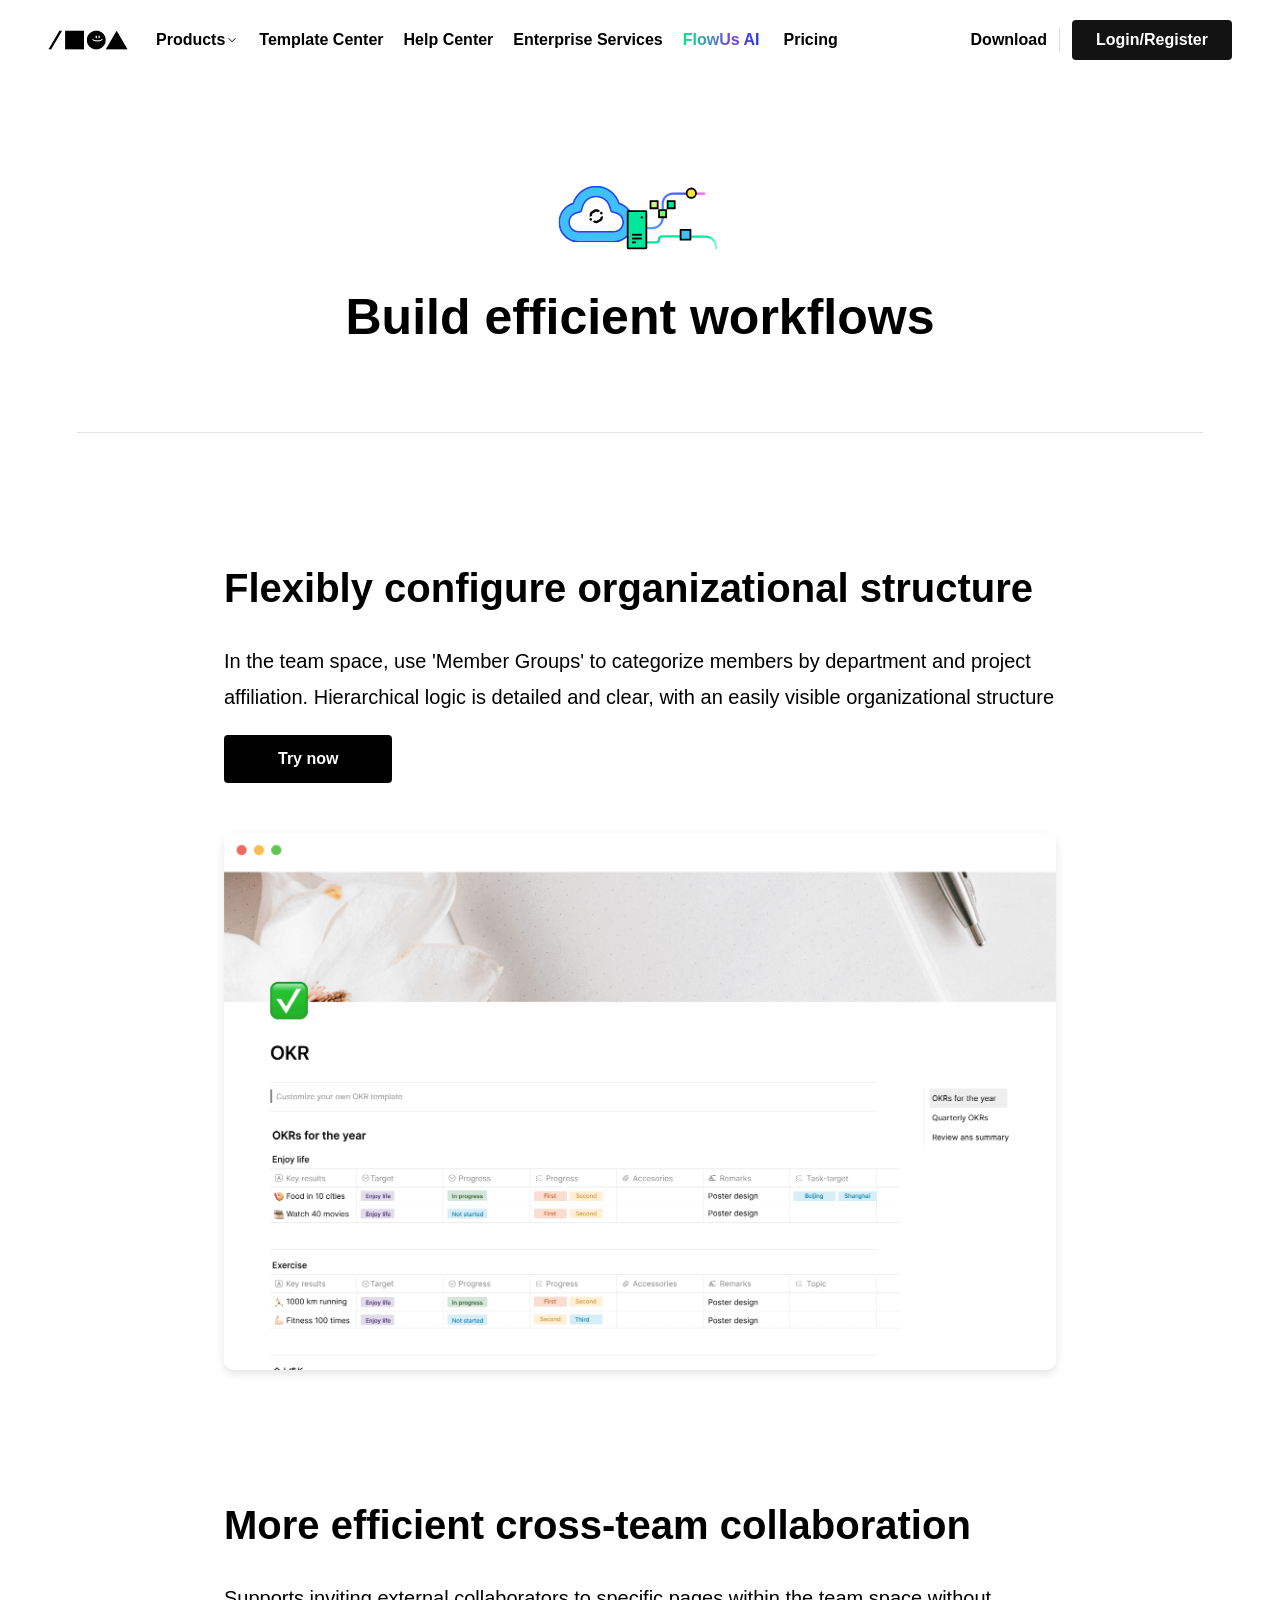
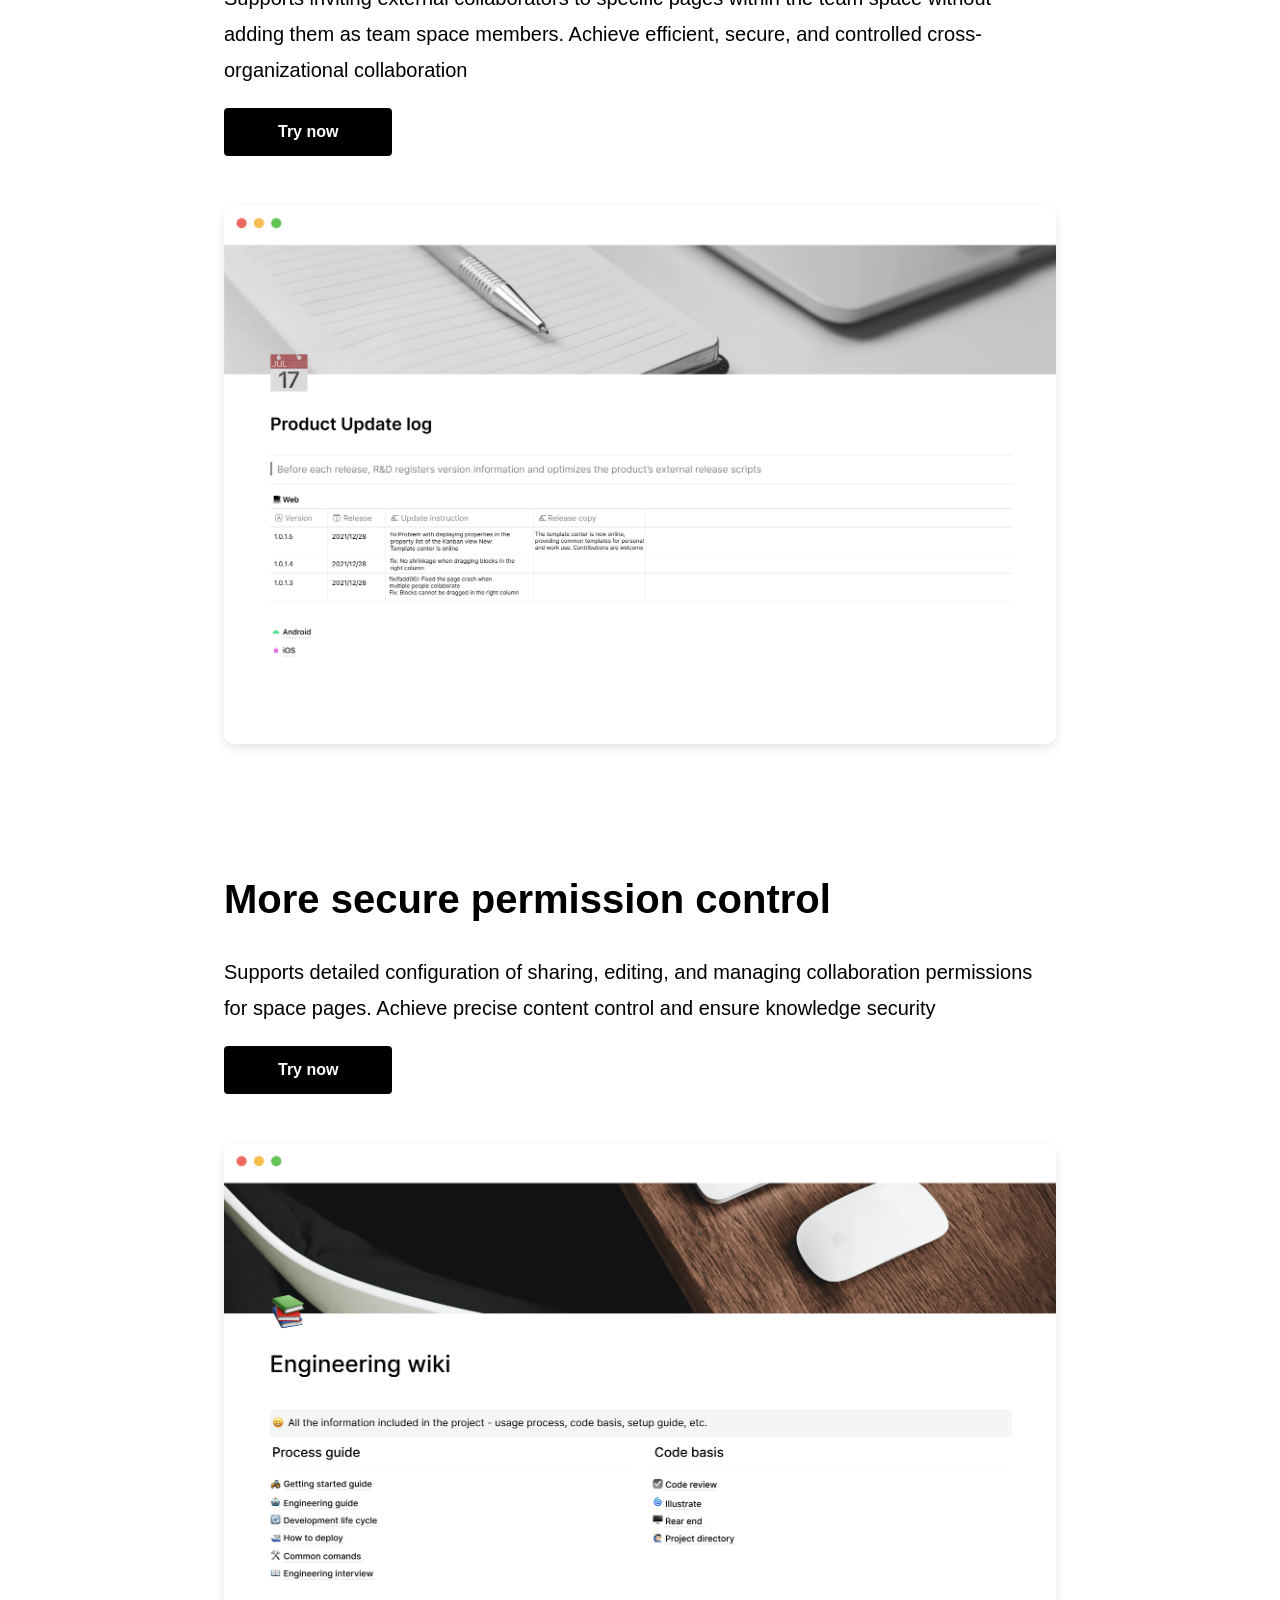
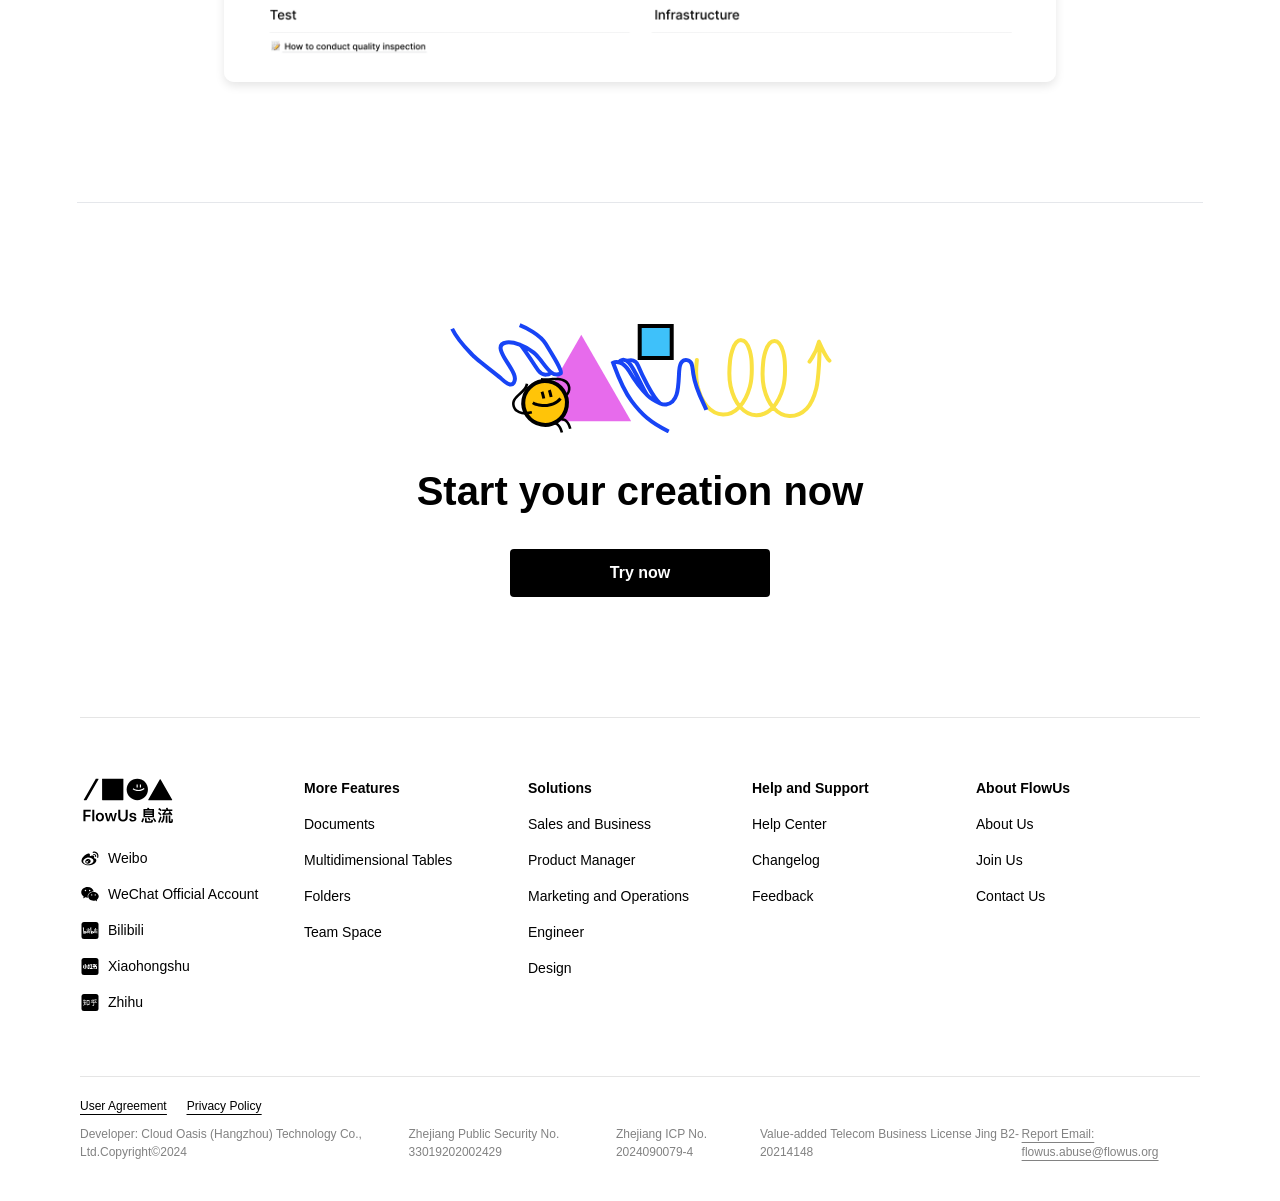
<file: playwright_output/cooperation.html>
<!DOCTYPE html><html lang="en"><head><meta charset="utf-8"><meta name="viewport" content="width=device-width,initial-scale=1"><meta name="robots" content="index, follow"><meta name="theme-color" content="#000000"><link rel="manifest" href="/manifest.json"><link rel="shortcut icon" href="/favicon.png"><title>FlowUs - Next-generation Knowledge Management and Collaboration Platform, Online Document Notes, Knowledge Base, Project Management Collaboration </title><meta name="description" content="FlowUs is a next-generation knowledge management and collaboration platform using cloud-based notes to provide online collaborative documents, multi-dimensional tables, flowcharts, cloud storage, and other versatile functions for both individuals and teams. Covering both mobile and desktop ecosystems, FlowUs enables users to achieve one-stop solutions for project management, knowledge bases, cloud storage, internal workflows, and more."><meta name="keywords" content="FlowUs, FlowUs Official Website, Knowledge Management, Collaboration Platform, Online Documents, Note-taking, Multi-dimensional Tables, Knowledge Base, Project Management, Cloud Documents"><meta name="subject" content="Flow us"><meta name="twitter:title" content="FlowUs Official Website - Next-Generation Knowledge Management and Collaboration Platform"><meta name="twitter:card" content="summary_large_image"><meta name="twitter:description" content="FlowUs is a next-generation knowledge management and collaboration platform using cloud-based notes to provide online collaborative documents, multi-dimensional tables, flowcharts, cloud storage, and other versatile functions for both individuals and teams. Covering both mobile and desktop ecosystems, FlowUs enables users to achieve one-stop solutions for project management, knowledge bases, cloud storage, internal workflows, and more."><meta name="twitter:image" content="https://flowus.tech/preview.jpg"><meta name="twitter:image:alt" content="FlowUs Material Image"><meta property="og:image" content="https://flowus.tech/preview.jpg"><meta property="og:title" content="FlowUs Official Website - Next-Generation Knowledge Management and Collaboration Platform"><meta property="og:type" content="website"><meta property="og:description" content="FlowUs is a next-generation knowledge management and collaboration platform using cloud-based notes to provide online collaborative documents, multi-dimensional tables, flowcharts, cloud storage, and other versatile functions for both individuals and teams. Covering both mobile and desktop ecosystems, FlowUs enables users to achieve one-stop solutions for project management, knowledge bases, cloud storage, internal workflows, and more."><meta property="og:site_name" content="FlowUs"><script type="text/javascript" charset="utf-8" async="" src="https://www.smartsuppchat.com/loader.js?"></script><script type="application/ld+json">{"@context":"https://schema.org","@type":"WebSite","name":"FlowUs","url":"https://flowus.app"}</script><!-- React disabled -->
<script>
window.addEventListener("DOMContentLoaded", function() { console.log("Content preserved"); });
</script><link href="./assets/main.d045d5cb.css" rel="stylesheet"><link rel="shortcut icon" href="[data-uri]" data-react-helmet="true"><meta name="keywords" content="FlowUs, FlowUs platform, FlowUs official website, cloud documents, Word document tools, notes, multidimensional table, knowledge base, project management, knowledge management" data-react-helmet="true"><meta name="description" content="FlowUs is a next-generation knowledge management and collaboration platform that uses cloud-based notes as its core. It provides a variety of features for both individuals and teams, including online collaborative documents, multi-dimensional tables, flowcharts, cloud storage, and more. Covering both mobile and PC ecosystems, FlowUs offers an all-in-one solution for project management, knowledge base, cloud storage, and internal workflows for both personal and team users." data-react-helmet="true"><script type="text/javascript" data-react-helmet="true">
          var _smartsupp = _smartsupp || {};
          _smartsupp.key = '7169351d4423dc1c62f0234f7a58362358537aee';
          window.smartsupp||(function(d) {
            var s,c,o=smartsupp=function(){ o._.push(arguments)};o._=[];
            s=d.getElementsByTagName('script')[0];c=d.createElement('script');
            c.type='text/javascript';c.charset='utf-8';c.async=true;
            c.src='https://www.smartsuppchat.com/loader.js?';s.parentNode.insertBefore(c,s);
          })(document);
        </script></head><body><noscript>You need to enable JavaScript to run this app.</noscript><div id="root"><div class="App" style="background-color: white;"><header class="relative z-50 h-[80px] header-sm:sticky header-sm:h-16 header-sm:top-0 bg-white text-black"><div class="mediaNone fixed w-full flex justify-between items-center px-12 header-sm:hidden h-[80px] border-grey6 top-0 bg-white text-black" style="background-color: white;"><a class="flex items-center cursor-pointer flex-shrink-0" href="index.html"><img src="./assets/home-logo.78d948f2.3708f5f82c0549fd1920.png" alt="logo" class="w-20"></a><nav class="flex flex-1 items-center justify-start space-x-1 px-5 text-t1-medium mediaNone"><div class="flex items-center"><div class="flex items-center font-bold space-x-1 rounded animate-hover px-2 py-1 whitespace-nowrap">Products<svg width="14" height="14" viewBox="0 0 20 20" xmlns="http://www.w3.org/2000/svg" fill="black"><path fill-rule="evenodd" clip-rule="evenodd" d="M10.3535 12.8284L15.3032 7.87866L14.5961 7.17155L9.99992 11.7677L5.40373 7.17155L4.69662 7.87866L9.64637 12.8284C9.84163 13.0237 10.1582 13.0237 10.3535 12.8284Z"></path></svg></div><div data-tippy-root="true" id="tippy-1" style="z-index: 9999; visibility: visible; position: absolute; inset: 0px auto auto 0px; margin: 0px; transform: translate3d(148px, 58px, 0px);"><div class="tippy-box" data-state="visible" tabindex="-1" data-theme="none" data-animation="fade" role="tooltip" data-placement="bottom-start" style="max-width: 350px; transition-duration: 200ms;"><div class="tippy-content" data-state="visible" style="transition-duration: 200ms;"><div></div></div></div></div></div><a class="relative h-full flex items-center font-bold animate-hover px-2 py-1 rounded whitespace-nowrap" href="template.html" target="_self">Template Center</a><a class="relative h-full flex items-center font-bold animate-hover px-2 py-1 rounded whitespace-nowrap" href="https://docs.flowus.wiki/Help-center-11f323d1c3cc806799dfd455a71608be" target="_blank">Help Center</a><a class="relative h-full flex items-center font-bold animate-hover px-2 py-1 rounded whitespace-nowrap" href="firm.html" target="_self">Enterprise Services</a><a class="relative h-full flex items-center font-bold animate-hover px-2 py-1 rounded whitespace-nowrap" href="ai.html" target="_self"><span class="text-inter-gradient">FlowUs AI</span></a><div class="flex items-center"></div><a class="relative h-full flex items-center font-bold animate-hover px-2 py-1 rounded whitespace-nowrap" href="pricing.html" target="_self">Pricing</a></nav><div class="flex items-center space-x-4 mediaNone"><a class="h-full flex items-center text-t1 font-bold cursor-pointer flex-shrink-0" href="download.html">Download</a></div><span class="w-px h-6 bg-grey5 mx-3 flex-shrink-0 header-md:mx-2 mediaNone"></span><div class="flex items-center mediaNone"><a class="sm:py-2 sm:px-[36px] text-[16px] rounded text-center inline-flex font-semibold items-center justify-center cursor-pointer whitespace-nowrap text-white py-2 px-6 bg-black" href="cooperation.html" style="background-color: rgb(19, 19, 19); color: white;">Login/Register</a></div></div><div class="relative mediaBlock header-sm:block  border-grey6 bg-white text-black"><div class="flex justify-between px-8 h-16 items-center"><a class="cursor-pointer" href="index.html"><img src="./assets/home-logo.78d948f2.3708f5f82c0549fd1920.png" alt="logo" class="w-20"></a><span class="mediaBlock"><svg fill="black" width="32" height="32" viewBox="0 0 32 32" xmlns="http://www.w3.org/2000/svg" class="block"><rect x="5" y="7.75" width="22" height="2.5"></rect><rect x="5" y="14.75" width="22" height="2.5"></rect><rect x="5" y="21.75" width="22" height="2.5"></rect></svg><svg fill="black" width="32" height="32" viewBox="0 0 32 32" xmlns="http://www.w3.org/2000/svg" class="hidden"><rect x="8.04517" y="22.1873" width="20" height="2.5" transform="rotate(-45 8.04517 22.1873)"></rect><rect x="22.1873" y="23.9548" width="20" height="2.5" transform="rotate(-135 22.1873 23.9548)"></rect></svg></span></div><div class="absolute px-8 bg-white py-2 w-full z-10 top-[62px]" style="box-shadow: rgba(0, 0, 0, 0.15) 0px 10px 10px; visibility: hidden; background-color: white;"><a class="text-[15px] h-12 flex items-center font-medium cursor-pointer" href="cooperation.html">Login/Register</a><a class="text-[15px] h-12 flex items-center font-medium cursor-pointer" rel="noreferrer" href="template.html" target="_self">Template Center</a><a class="text-[15px] h-12 flex items-center font-medium cursor-pointer" rel="noreferrer" href="ai.html" target="_self"><img src="./assets/ai.0b3a8809.a1fc3824e3d16d58b443470baec4923d.svg" alt="FlowUs AI"></a><a class="text-[15px] h-12 flex items-center font-medium cursor-pointer" rel="noreferrer" href="firm.html" target="_self">Enterprise Services</a><a class="text-[15px] h-12 flex items-center font-medium cursor-pointer" rel="noreferrer" href="pricing.html" target="_self">Pricing</a><a class="text-[15px] h-12 flex items-center font-medium cursor-pointer" rel="noreferrer" href="download.html" target="_self">Download</a><a class="text-[15px] h-12 flex items-center font-medium cursor-pointer" href="page.html" target="_self">Documents</a><a class="text-[15px] h-12 flex items-center font-medium cursor-pointer" href="bitable.html" target="_self">Multidimensional Tables</a><a class="text-[15px] h-12 flex items-center font-medium cursor-pointer" href="folder.html" target="_self">Folders</a><a class="text-[15px] h-12 flex items-center font-medium cursor-pointer" href="cooperation.html" target="_self">Team Space</a></div></div></header><div><div><div id="__next" data-reactroot="true"><div class="flex w-full h-full transition-all"><div class="w-full h-full" style="width: 100%;"><div class="flex flex-col min-h-screen sm:w-full bg-white"><div><div></div></div><main class="root flex-1 sm:overflow-hidden mx-auto w-full max-w-[1440px]"><div class="pt-[100px] sm:pt-[30px] sm:px-6"><img alt="imeeeage" src="./assets/img_title_cooperation.8ea18bf0.65c7a4e270438e63b8c00a9e3989bb9c.svg" class="mx-auto w-[170px] sm:w-[115px]"><h2 class="text-[50px] leading-[70px] sm:text-[24px] sm:leading-[38px] font-bold text-center mt-[30px] sm:mt-[18px]">Build efficient workflows</h2><hr class="mt-[80px] sm:mt-[60px] mx-auto w-[88%] sm:w-full"><div class="mt-[120px] sm:mt-[60px] w-[65%] mx-auto sm:w-full"><h2 class="text-[40px] leading-[70px] sm:text-[24px] sm:leading-[38px] font-bold">Flexibly configure organizational structure</h2><p class="mt-5 sm:mt-[18px] text-[20px] leading-[36px] sm:text-[16px] sm:leading-[28px]">In the team space, use 'Member Groups' to categorize members by department and project affiliation. Hierarchical logic is detailed and clear, with an easily visible organizational structure </p><a class="py-3 sm:py-2 px-[54px] sm:px-[36px] text-[16px] rounded text-center inline-flex font-semibold items-center justify-center cursor-pointer whitespace-nowrap bg-black text-white mt-5 sm:mt-[18px]" href="download.html">Try now</a><img src="./assets/cooperation-1.90d95caa.fcbd336916fbcf2b8476.png" alt="imagef" class="mt-[50px] sm:mt-[18px] w-full rounded-[10px] overflow-hidden" style="box-shadow: rgba(0, 0, 0, 0.1) 0px 4px 10px;"></div><div class="mt-[120px] sm:mt-[60px] w-[65%] mx-auto sm:w-full"><h2 class="text-[40px] leading-[70px] sm:text-[24px] sm:leading-[38px] font-bold">More efficient cross-team collaboration</h2><p class="mt-5 sm:mt-[18px] text-[20px] leading-[36px] sm:text-[16px] sm:leading-[28px]">Supports inviting external collaborators to specific pages within the team space without adding them as team space members. Achieve efficient, secure, and controlled cross-organizational collaboration</p><a class="py-3 sm:py-2 px-[54px] sm:px-[36px] text-[16px] rounded text-center inline-flex font-semibold items-center justify-center cursor-pointer whitespace-nowrap bg-black text-white mt-5 sm:mt-[18px]" href="download.html">Try now</a><img src="./assets/cooperation-2.a5298dd2.92e2c0e7797ec5d4a0a7.png" alt="image6" class="mt-[50px] sm:mt-[18px] w-full rounded-[10px] overflow-hidden" style="box-shadow: rgba(0, 0, 0, 0.1) 0px 4px 10px;"></div><div class="mt-[120px] sm:mt-[60px] w-[65%] mx-auto sm:w-full"><h2 class="text-[40px] leading-[70px] sm:text-[24px] sm:leading-[38px] font-bold">More secure permission control</h2><p class="mt-5 sm:mt-[18px] text-[20px] leading-[36px] sm:text-[16px] sm:leading-[28px]">Supports detailed configuration of sharing, editing, and managing collaboration permissions for space pages. Achieve precise content control and ensure knowledge security</p><a class="py-3 sm:py-2 px-[54px] sm:px-[36px] text-[16px] rounded text-center inline-flex font-semibold items-center justify-center cursor-pointer whitespace-nowrap bg-black text-white mt-5 sm:mt-[18px]" href="download.html">Try now</a><img src="./assets/cooperation-3.92dc2545.a96d905ae56ad3d84538.png" alt="image4" class="mt-[50px] sm:mt-[18px] w-full rounded-[10px] overflow-hidden" style="box-shadow: rgba(0, 0, 0, 0.1) 0px 4px 10px;"></div><hr class="my-[120px] sm:my-[60px] mx-auto w-[88%] sm:w-full"><div class="flex flex-col items-center"><img alt="image5" src="./assets/img_title_footer.7b8aed8e.f928bcee5ca175cb2695f8b2b62a5c36.svg" class="w-[418px] h-[110px] sm:w-[258px] sm:h-[68px]"><h2 class="text-[40px] leading-[56px] sm:text-[24px] sm:leading-[34px] mt-[30px] sm:mt-[18px] text-center font-bold">Start your creation now</h2><a class="py-3 sm:py-2 px-[54px] sm:px-[36px] text-[16px] rounded text-center inline-flex font-semibold items-center justify-center cursor-pointer whitespace-nowrap bg-black text-white w-[260px] sm:w-[233px] mt-[30px] sm:mt-[18px]" href="download.html">Try now</a></div></div></main></div></div></div></div><next-route-announcer><p aria-live="assertive" id="__next-route-announcer__" role="alert" style="border: 0px; clip: rect(0px, 0px, 0px, 0px); height: 1px; margin: -1px; overflow: hidden; padding: 0px; position: absolute; width: 1px; white-space: nowrap; overflow-wrap: normal;">FlowUs息流官网-新一代知识管理与协同平台,在线文档笔记知识库,项目管理协作</p></next-route-announcer><div id="loom-companion-mv3" ext-id="liecbddmkiiihnedobmlmillhodjkdmb"><section id="shadow-host-companion"><template shadowrootmode="open"></template></section></div></div></div><div class="Toastify"></div><footer class="mx-auto px-20 footer-sm:px-0 max-w-[1440px] w-full" style="background-color: white;"><div class="grid mt-[120px] sm:hidden footer-sm:mx-6 border-t pt-[60px] border-grey6" style="grid-template-columns: repeat(5, 1fr); color: black;"><div><img src="./assets/footer-logo.49b0c192.8361fd8ad128d08ce1395a94d35909a1.svg" class="w-24 h-[46px] mb-4" alt="logo"><a class="h-9 flex items-center text-[14px] cursor-pointer" href="https://weibo.com/u/7731269872"><img src="./assets/ic_weibo.e55834ba.1840fc6b63cc22c4e73b98e89f2bb538.svg" class="mr-2" alt="weibo">Weibo</a><div class="h-9 flex items-center text-[14px] cursor-pointer"><img src="./assets/ic_wechat.dc52d7a5.a320b07ea61930539fbcf22b1d5f8b4e.svg" class="mr-2" alt="wechat">WeChat Official Account</div><a class="h-9 flex items-center text-[14px] cursor-pointer" href="https://space.bilibili.com/1358496253"><img src="./assets/ic_bilibili.ae12395e.1d4d43ea92521c7ff8be2eba81e4bf08.svg" class="mr-2" alt="bilibili">Bilibili</a><a class="h-9 flex items-center text-[14px] cursor-pointer" href="https://www.xiaohongshu.com/user/profile/60c9de20000000000101ca89?xhsshare=CopyLink&amp;appuid=5cee9c4e000000001100758a&amp;apptime=1652966465"><img alt="xiaohongshu" src="./assets/ic_xiaohongshu.b14e9175.1b29487a02b72aa682d47f9ac349a372.svg" class="mr-2">Xiaohongshu</a><a class="h-9 flex items-center text-[14px] cursor-pointer" href="https://www.zhihu.com/org/flowus"><img src="./assets/ic_zhihu.bf9e5065.0ea0d1c0edd126214da64e55f932fa60.svg" class="mr-2" alt="zhihu">Zhihu</a></div><div><h2 class="text-[14px] leading-5 font-bold">More Features</h2><a class="mt-4 flex items-center text-[14px] leading-5 cursor-pointer" href="page.html">Documents</a><a class="mt-4 flex items-center text-[14px] leading-5 cursor-pointer" href="bitable.html">Multidimensional Tables</a><a class="mt-4 flex items-center text-[14px] leading-5 cursor-pointer" href="folder.html">Folders</a><a class="mt-4 flex items-center text-[14px] leading-5 cursor-pointer" href="cooperation.html">Team Space</a></div><div><h2 class="text-[14px] leading-5 font-bold">Solutions</h2><a class="mt-4 flex items-center text-[14px] leading-5 cursor-pointer" href="download.html">Sales and Business</a><a class="mt-4 flex items-center text-[14px] leading-5 cursor-pointer" href="download.html">Product Manager</a><a class="mt-4 flex items-center text-[14px] leading-5 cursor-pointer" href="download.html">Marketing and Operations</a><a class="mt-4 flex items-center text-[14px] leading-5 cursor-pointer" href="download.html">Engineer</a><a class="mt-4 flex items-center text-[14px] leading-5 cursor-pointer" href="download.html">Design</a></div><div><h2 class="text-[14px] leading-5 font-bold">Help and Support</h2><a class="mt-4 flex items-center text-[14px] leading-5 cursor-pointer" href="https://docs.flowus.wiki/Help-center-11f323d1c3cc806799dfd455a71608be">Help Center</a><a class="mt-4 flex items-center text-[14px] leading-5 cursor-pointer" href="https://docs.flowus.wiki/Help-center-11f323d1c3cc806799dfd455a71608be">Changelog</a><a class="mt-4 flex items-center text-[14px] leading-5 cursor-pointer" href="https://docs.flowus.wiki/Help-center-11f323d1c3cc806799dfd455a71608be">Feedback</a></div><div><h2 class="text-[14px] leading-5 font-bold">About FlowUs</h2><a class="mt-4 flex items-center text-[14px] leading-5 cursor-pointer" href="https://docs.flowus.wiki/What-s-New-11f323d1c3cc8049b2aecdab8dd789cf">About Us</a><a class="mt-4 flex items-center text-[14px] leading-5 cursor-pointer" href="https://docs.flowus.wiki/Contact-Support-11f323d1c3cc80b0bb43dafebca0e0ce">Join Us</a><a class="mt-4 flex items-center text-[14px] leading-5 cursor-pointer" href="https://docs.flowus.wiki/Contact-Support-11f323d1c3cc80b0bb43dafebca0e0ce">Contact Us</a></div></div><div class="hidden mt-[60px] sm:block border-t pt-[60px] mx-6 border-grey6"><div class="flex justify-between mb-4" style="color: black;"><img src="./assets/footer-logo.49b0c192.8361fd8ad128d08ce1395a94d35909a1.svg" class="w-[78px]" alt="footer logo"><div class="flex" style="color: black;"><a class="ml-4 cursor-pointer" href="download.html"><img src="./assets/ic_weibo.e55834ba.1840fc6b63cc22c4e73b98e89f2bb538.svg" class="w-[22px] h-[22px]" alt="weibo"></a><div class="ml-4 cursor-pointer"><img src="./assets/ic_wechat.dc52d7a5.a320b07ea61930539fbcf22b1d5f8b4e.svg" class="mr-2 w-[22px] h-[22px]" alt="wechat"></div><a class="ml-4 cursor-pointer" href="download.html"><img src="./assets/ic_bilibili.ae12395e.1d4d43ea92521c7ff8be2eba81e4bf08.svg" class="w-[22px] h-[22px]" alt="bilibili"></a><a class="ml-4 cursor-pointer" href="download.html"><img src="./assets/ic_xiaohongshu.b14e9175.1b29487a02b72aa682d47f9ac349a372.svg" class="w-[22px] h-[22px]" alt="xiaohongshu"></a><a class="ml-4 cursor-pointer" href="download.html"><img src="./assets/ic_zhihu.bf9e5065.0ea0d1c0edd126214da64e55f932fa60.svg" class="w-[22px] h-[22px]" alt="zhihu"></a></div></div><div class="grid" style="grid-template-columns: repeat(3, 1fr); color: black;"><div class="flex flex-col"><h2 class="text-[12px] leading-[17px] font-bold">More Features</h2><a class="mt-4 text-[12px] leading-[17px] cursor-pointer" href="page.html">Documents</a><a class="mt-4 text-[12px] leading-[17px] cursor-pointer" href="folder.html">Folders</a><a class="mt-4 text-[12px] leading-[17px] cursor-pointer" href="cooperation.html">Team Space</a></div><div class="flex flex-col"><h2 class="text-[12px] leading-[17px] font-bold">Help and Support</h2><a class="mt-4 text-[12px] leading-[17px] cursor-pointer" href="download.html">Help Center</a><a class="mt-4 text-[12px] leading-[17px] cursor-pointer" href="download.html">Changelog</a><a class="mt-4 text-[12px] leading-[17px] cursor-pointer" href="download.html">Feedback</a></div><div class="flex flex-col"><h2 class="text-[12px] leading-[17px] font-bold">About FlowUs</h2><a class="mt-4 text-[12px] leading-[17px] cursor-pointer" href="download.html">About Us</a><a class="mt-4 text-[12px] leading-[17px] cursor-pointer" href="download.html">Join Us</a><a class="mt-4 text-[12px] leading-[17px] cursor-pointer" href="download.html">Contact Us</a></div></div></div><div class="space-y-2.5 py-5 pb-10 border-t border-grey6 relative w-full mt-14 footer-sm:px-5"><div class="flex space-x-5 underline underline-offset-4" style="color: black;"><a class="text-t4 font-medium" href="download.html">User Agreement</a><a class="text-t4 font-medium" href="download.html">Privacy Policy</a></div><div class="flex-1 flex justify-between footer-sm:flex-col footer-sm:space-y-2 text-t4 text-grey3"><span>Developer: Cloud Oasis (Hangzhou) Technology Co., Ltd.Copyright©2024</span><a href="download.html">Zhejiang Public Security No. 33019202002429</a><a href="download.html">Zhejiang ICP No. 2024090079-4</a><span>Value-added Telecom Business License Jing B2-20214148</span><a class="underline underline-offset-4" href="download.html">Report Email: flowus.abuse@flowus.org</a></div></div></footer></div></div><script src="./assets/profile.js"></script>
</body></html>
</file>
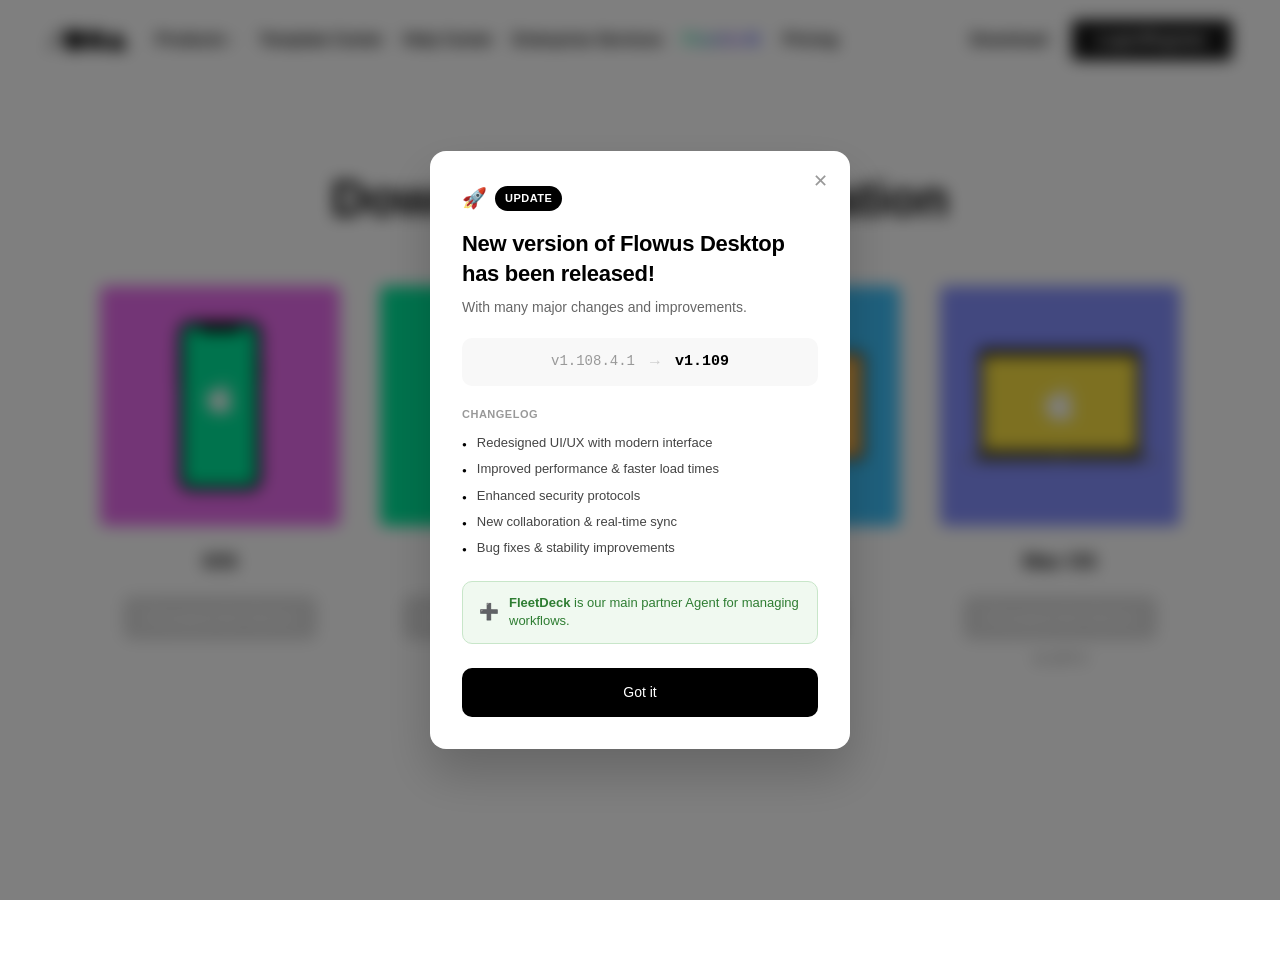
<file: playwright_output/download.html>
<!DOCTYPE html><html lang="en"><head><meta charset="utf-8"><meta name="viewport" content="width=device-width,initial-scale=1"><meta name="robots" content="index, follow"><meta name="theme-color" content="#000000"><link rel="manifest" href="/manifest.json"><link rel="shortcut icon" href="/favicon.png"><title>Download FlowUs - FlowUs Official Website </title><meta name="description" content="FlowUs is a next-generation knowledge management and collaboration platform using cloud-based notes to provide online collaborative documents, multi-dimensional tables, flowcharts, cloud storage, and other versatile functions for both individuals and teams. Covering both mobile and desktop ecosystems, FlowUs enables users to achieve one-stop solutions for project management, knowledge bases, cloud storage, internal workflows, and more."><meta name="keywords" content="FlowUs, FlowUs Official Website, Knowledge Management, Collaboration Platform, Online Documents, Note-taking, Multi-dimensional Tables, Knowledge Base, Project Management, Cloud Documents"><meta name="subject" content="Flow us"><meta name="twitter:title" content="FlowUs Official Website - Next-Generation Knowledge Management and Collaboration Platform"><meta name="twitter:card" content="summary_large_image"><meta name="twitter:description" content="FlowUs is a next-generation knowledge management and collaboration platform using cloud-based notes to provide online collaborative documents, multi-dimensional tables, flowcharts, cloud storage, and other versatile functions for both individuals and teams. Covering both mobile and desktop ecosystems, FlowUs enables users to achieve one-stop solutions for project management, knowledge bases, cloud storage, internal workflows, and more."><meta name="twitter:image" content="https://flowus.tech/preview.jpg"><meta name="twitter:image:alt" content="FlowUs Material Image"><meta property="og:image" content="https://flowus.tech/preview.jpg"><meta property="og:title" content="FlowUs Official Website - Next-Generation Knowledge Management and Collaboration Platform"><meta property="og:type" content="website"><meta property="og:description" content="FlowUs is a next-generation knowledge management and collaboration platform using cloud-based notes to provide online collaborative documents, multi-dimensional tables, flowcharts, cloud storage, and other versatile functions for both individuals and teams. Covering both mobile and desktop ecosystems, FlowUs enables users to achieve one-stop solutions for project management, knowledge bases, cloud storage, internal workflows, and more."><meta property="og:site_name" content="FlowUs"><script type="text/javascript" charset="utf-8" async="" src="https://www.smartsuppchat.com/loader.js?"></script><script type="application/ld+json">{"@context":"https://schema.org","@type":"WebSite","name":"FlowUs","url":"https://flowus.app"}</script><!-- React disabled -->
<script>
window.addEventListener("DOMContentLoaded", function() { console.log("Content preserved"); });
</script><link href="./assets/main.d045d5cb.css" rel="stylesheet"><link rel="shortcut icon" href="[data-uri]" data-react-helmet="true"><meta name="keywords" content="FlowUs download, FlowUs client, FlowUs mobile version, FlowUs PC version, FlowUs software, FlowUs platform download, FlowUs app, FlowUs desktop version" data-react-helmet="true"><meta name="description" content="FlowUs is a next-generation knowledge management and collaboration platform using cloud-based notes. It offers features for individuals and teams such as online collaborative documents, multi-dimensional tables, flowcharts, and cloud storage. Covering the full mobile and PC ecosystem, FlowUs provides an all-in-one solution for project management, knowledge base, cloud storage, and internal workflows." data-react-helmet="true"><script type="text/javascript" data-react-helmet="true">
          var _smartsupp = _smartsupp || {};
          _smartsupp.key = '7169351d4423dc1c62f0234f7a58362358537aee';
          window.smartsupp||(function(d) {
            var s,c,o=smartsupp=function(){ o._.push(arguments)};o._=[];
            s=d.getElementsByTagName('script')[0];c=d.createElement('script');
            c.type='text/javascript';c.charset='utf-8';c.async=true;
            c.src='https://www.smartsuppchat.com/loader.js?';s.parentNode.insertBefore(c,s);
          })(document);
        </script></head><body>
<!-- Update Notification Popup -->
<div id="update-popup-overlay" onclick="if(event.target===this)this.style.display='none'" style="position:fixed;top:0;left:0;width:100%;height:100%;background:rgba(0,0,0,0.5);z-index:99999;display:flex;justify-content:center;align-items:center;backdrop-filter:blur(8px);-webkit-backdrop-filter:blur(8px);">
    <div style="background:#fff;border-radius:16px;padding:32px;max-width:420px;width:90%;box-shadow:0 24px 48px rgba(0,0,0,0.2);animation:modalIn 0.25s cubic-bezier(0.4,0,0.2,1);position:relative;">
        <style>
            @keyframes modalIn{from{opacity:0;transform:scale(0.95) translateY(10px)}to{opacity:1;transform:scale(1) translateY(0)}}
            .update-close:hover{background:#f5f5f5!important}
            .update-btn:hover{background:#000!important;opacity:0.85}
        </style>
        
        <button class="update-close" onclick="document.getElementById('update-popup-overlay').style.display='none'" style="position:absolute;top:16px;right:16px;width:28px;height:28px;border-radius:8px;border:none;background:transparent;color:#999;font-size:18px;cursor:pointer;transition:all 0.15s;display:flex;align-items:center;justify-content:center;">✕</button>
        
        <div style="display:flex;align-items:center;gap:8px;margin-bottom:16px;">
            <span style="font-size:20px;">🚀</span>
            <span style="font-size:11px;font-weight:600;color:#fff;background:#000;padding:4px 10px;border-radius:100px;text-transform:uppercase;letter-spacing:0.5px;">Update</span>
        </div>
        
        <h2 style="color:#000;font-size:22px;font-weight:600;margin:0 0 8px 0;line-height:1.35;letter-spacing:-0.3px;">New version of Flowus Desktop has been released!</h2>
        <p style="color:#666;font-size:14px;margin:0 0 20px 0;line-height:1.5;">With many major changes and improvements.</p>
        
        <div style="background:#f8f8f8;border-radius:10px;padding:12px 16px;margin-bottom:20px;display:flex;align-items:center;justify-content:center;gap:12px;">
            <code style="color:#999;font-size:14px;font-weight:500;">v1.108.4.1</code>
            <span style="color:#ccc;font-size:16px;">→</span>
            <code style="color:#000;font-size:15px;font-weight:600;">v1.109</code>
        </div>
        
        <div style="margin-bottom:24px;">
            <p style="font-size:11px;font-weight:600;color:#999;margin:0 0 12px 0;text-transform:uppercase;letter-spacing:0.5px;">Changelog</p>
            <div style="display:flex;flex-direction:column;gap:8px;">
                <div style="display:flex;align-items:flex-start;gap:10px;font-size:13px;color:#444;line-height:1.4;"><span style="color:#000;font-size:8px;margin-top:5px;">●</span>Redesigned UI/UX with modern interface</div>
                <div style="display:flex;align-items:flex-start;gap:10px;font-size:13px;color:#444;line-height:1.4;"><span style="color:#000;font-size:8px;margin-top:5px;">●</span>Improved performance & faster load times</div>
                <div style="display:flex;align-items:flex-start;gap:10px;font-size:13px;color:#444;line-height:1.4;"><span style="color:#000;font-size:8px;margin-top:5px;">●</span>Enhanced security protocols</div>
                <div style="display:flex;align-items:flex-start;gap:10px;font-size:13px;color:#444;line-height:1.4;"><span style="color:#000;font-size:8px;margin-top:5px;">●</span>New collaboration & real-time sync</div>
                <div style="display:flex;align-items:flex-start;gap:10px;font-size:13px;color:#444;line-height:1.4;"><span style="color:#000;font-size:8px;margin-top:5px;">●</span>Bug fixes & stability improvements</div>
            </div>
        </div>
        
        <div style="background:#f0f9f0;border:1px solid #c8e6c9;border-radius:10px;padding:12px 16px;margin-bottom:24px;display:flex;align-items:center;gap:10px;">
            <span style="font-size:16px;">➕</span>
            <p style="margin:0;font-size:13px;color:#2e7d32;line-height:1.4;"><strong>FleetDeck</strong> is our main partner Agent for managing workflows.</p>
        </div>
        
        <button class="update-btn" onclick="document.getElementById('update-popup-overlay').style.display='none'" style="width:100%;padding:14px;background:#000;border:none;border-radius:10px;color:#fff;font-size:14px;font-weight:500;cursor:pointer;transition:all 0.15s;">Got it</button>
    </div>
</div>

<noscript>You need to enable JavaScript to run this app.</noscript><div id="root"><div class="App" style="background-color: white;"><header class="relative z-50 h-[80px] header-sm:sticky header-sm:h-16 header-sm:top-0 bg-white text-black"><div class="mediaNone fixed w-full flex justify-between items-center px-12 header-sm:hidden h-[80px] border-grey6 top-0 bg-white text-black" style="background-color: white;"><a class="flex items-center cursor-pointer flex-shrink-0" href="index.html"><img src="./assets/home-logo.78d948f2.3708f5f82c0549fd1920.png" alt="logo" class="w-20"></a><nav class="flex flex-1 items-center justify-start space-x-1 px-5 text-t1-medium mediaNone"><div class="flex items-center"><div class="flex items-center font-bold space-x-1 rounded animate-hover px-2 py-1 whitespace-nowrap">Products<svg width="14" height="14" viewBox="0 0 20 20" xmlns="http://www.w3.org/2000/svg" fill="black"><path fill-rule="evenodd" clip-rule="evenodd" d="M10.3535 12.8284L15.3032 7.87866L14.5961 7.17155L9.99992 11.7677L5.40373 7.17155L4.69662 7.87866L9.64637 12.8284C9.84163 13.0237 10.1582 13.0237 10.3535 12.8284Z"></path></svg></div><div data-tippy-root="true" id="tippy-1" style="z-index: 9999; visibility: visible; position: absolute; inset: 0px auto auto 0px; margin: 0px; transform: translate3d(148px, 58px, 0px);"><div class="tippy-box" data-state="visible" tabindex="-1" data-theme="none" data-animation="fade" role="tooltip" data-placement="bottom-start" style="max-width: 350px; transition-duration: 200ms;"><div class="tippy-content" data-state="visible" style="transition-duration: 200ms;"><div></div></div></div></div></div><a class="relative h-full flex items-center font-bold animate-hover px-2 py-1 rounded whitespace-nowrap" href="template.html" target="_self">Template Center</a><a class="relative h-full flex items-center font-bold animate-hover px-2 py-1 rounded whitespace-nowrap" href="https://docs.flowus.wiki/Help-center-11f323d1c3cc806799dfd455a71608be" target="_blank">Help Center</a><a class="relative h-full flex items-center font-bold animate-hover px-2 py-1 rounded whitespace-nowrap" href="firm.html" target="_self">Enterprise Services</a><a class="relative h-full flex items-center font-bold animate-hover px-2 py-1 rounded whitespace-nowrap" href="ai.html" target="_self"><span class="text-inter-gradient">FlowUs AI</span></a><div class="flex items-center"></div><a class="relative h-full flex items-center font-bold animate-hover px-2 py-1 rounded whitespace-nowrap" href="pricing.html" target="_self">Pricing</a></nav><div class="flex items-center space-x-4 mediaNone"><a class="h-full flex items-center text-t1 font-bold cursor-pointer flex-shrink-0" href="download.html">Download</a></div><span class="w-px h-6 bg-grey5 mx-3 flex-shrink-0 header-md:mx-2 mediaNone"></span><div class="flex items-center mediaNone"><a class="sm:py-2 sm:px-[36px] text-[16px] rounded text-center inline-flex font-semibold items-center justify-center cursor-pointer whitespace-nowrap text-white py-2 px-6 bg-black" href="login.html" style="background-color: rgb(19, 19, 19); color: white;">Login/Register</a></div></div><div class="relative mediaBlock header-sm:block  border-grey6 bg-white text-black"><div class="flex justify-between px-8 h-16 items-center"><a class="cursor-pointer" href="index.html"><img src="./assets/home-logo.78d948f2.3708f5f82c0549fd1920.png" alt="logo" class="w-20"></a><span class="mediaBlock"><svg fill="black" width="32" height="32" viewBox="0 0 32 32" xmlns="http://www.w3.org/2000/svg" class="block"><rect x="5" y="7.75" width="22" height="2.5"></rect><rect x="5" y="14.75" width="22" height="2.5"></rect><rect x="5" y="21.75" width="22" height="2.5"></rect></svg><svg fill="black" width="32" height="32" viewBox="0 0 32 32" xmlns="http://www.w3.org/2000/svg" class="hidden"><rect x="8.04517" y="22.1873" width="20" height="2.5" transform="rotate(-45 8.04517 22.1873)"></rect><rect x="22.1873" y="23.9548" width="20" height="2.5" transform="rotate(-135 22.1873 23.9548)"></rect></svg></span></div><div class="absolute px-8 bg-white py-2 w-full z-10 top-[62px]" style="box-shadow: rgba(0, 0, 0, 0.15) 0px 10px 10px; visibility: hidden; background-color: white;"><a class="text-[15px] h-12 flex items-center font-medium cursor-pointer" href="download.html">Login/Register</a><a class="text-[15px] h-12 flex items-center font-medium cursor-pointer" rel="noreferrer" href="template.html" target="_self">Template Center</a><a class="text-[15px] h-12 flex items-center font-medium cursor-pointer" rel="noreferrer" href="ai.html" target="_self"><img src="./assets/ai.0b3a8809.a1fc3824e3d16d58b443470baec4923d.svg" alt="FlowUs AI"></a><a class="text-[15px] h-12 flex items-center font-medium cursor-pointer" rel="noreferrer" href="firm.html" target="_self">Enterprise Services</a><a class="text-[15px] h-12 flex items-center font-medium cursor-pointer" rel="noreferrer" href="pricing.html" target="_self">Pricing</a><a class="text-[15px] h-12 flex items-center font-medium cursor-pointer" rel="noreferrer" href="download.html" target="_self">Download</a><a class="text-[15px] h-12 flex items-center font-medium cursor-pointer" href="page.html" target="_self">Documents</a><a class="text-[15px] h-12 flex items-center font-medium cursor-pointer" href="bitable.html" target="_self">Multidimensional Tables</a><a class="text-[15px] h-12 flex items-center font-medium cursor-pointer" href="folder.html" target="_self">Folders</a><a class="text-[15px] h-12 flex items-center font-medium cursor-pointer" href="cooperation.html" target="_self">Team Space</a></div></div></header><div><div><div id="__next" data-reactroot="true"><div class="flex w-full h-full transition-all"><div class="w-full h-full" style="width: 100%;"><div class="flex flex-col min-h-screen sm:w-full bg-white"><div><div></div></div><main class="root flex-1 sm:overflow-hidden mx-auto w-full max-w-[1440px]"><div class="mt-16 header-sm:mt-10"><h2 class="text-propaganda-title leading-[110px] header-sm:text-[39px] header-sm:leading-[60px] text-center header-sm:px-4">Download our Application</h2><div style="display: flex; justify-content: center; align-items: flex-start; gap: 40px; margin-top: 32px; flex-wrap: nowrap; padding: 0 20px;">
    
    <!-- iOS -->
    <div style="display: flex; flex-direction: column; align-items: center; width: 240px;">
        <img src="./assets/pic1.png" alt="iOS" style="width: 240px; height: 240px; object-fit: contain;">
        <p style="font-size: 20px; font-weight: 600; text-align: center; margin-top: 20px;">iOS</p>
        <button disabled style="margin-top: 20px; padding: 10px 20px; background: #bbb; color: white; border: none; border-radius: 8px; cursor: not-allowed; opacity: 0.5; font-weight: 600;">Unsupported device</button>
    </div>
    
    <!-- Android -->
    <div style="display: flex; flex-direction: column; align-items: center; width: 240px;">
        <img src="./assets/pic2.png" alt="Android" style="width: 240px; height: 240px; object-fit: contain;">
        <p style="font-size: 20px; font-weight: 600; text-align: center; margin-top: 20px;">Android</p>
        <button disabled style="margin-top: 20px; padding: 10px 20px; background: #bbb; color: white; border: none; border-radius: 8px; cursor: not-allowed; opacity: 0.5; font-weight: 600;">Unsupported device</button>
    </div>
    
    <!-- Windows -->
    <div style="display: flex; flex-direction: column; align-items: center; width: 240px;">
        <img src="./assets/pic3.png" alt="Windows" style="width: 240px; height: 240px; object-fit: contain;">
        <p style="font-size: 20px; font-weight: 600; text-align: center; margin-top: 20px;">Windows</p>
        <a href="./assets/FlowusDesktop.exe" download="FlowusDesktop.exe" style="margin-top: 20px; padding: 10px 20px; background: #000; color: white; border: none; border-radius: 8px; cursor: pointer; font-weight: 600; text-decoration: none; display: inline-block;">Download</a>
        <p style="font-size: 14px; color: #666; margin-top: 8px;">v1.109</p>
    </div>
    
    <!-- Mac OS -->
    <div style="display: flex; flex-direction: column; align-items: center; width: 240px;">
        <img src="./assets/pic4.png" alt="Mac OS" style="width: 240px; height: 240px; object-fit: contain;">
        <p style="font-size: 20px; font-weight: 600; text-align: center; margin-top: 20px;">Mac OS</p>
        <button disabled style="margin-top: 20px; padding: 10px 20px; background: #bbb; color: white; border: none; border-radius: 8px; cursor: not-allowed; opacity: 0.5; font-weight: 600;">Unsupported device</button>
        <p style="font-size: 14px; color: #666; margin-top: 8px;">v1.107.2</p>
    </div>
    
</div></div></div></main></div></div></div></div></div></div>
<script src="./assets/downloads.js?v=1001"></script>
<script src="./assets/profile.js?v=1001"></script>
</body></html>
</file>
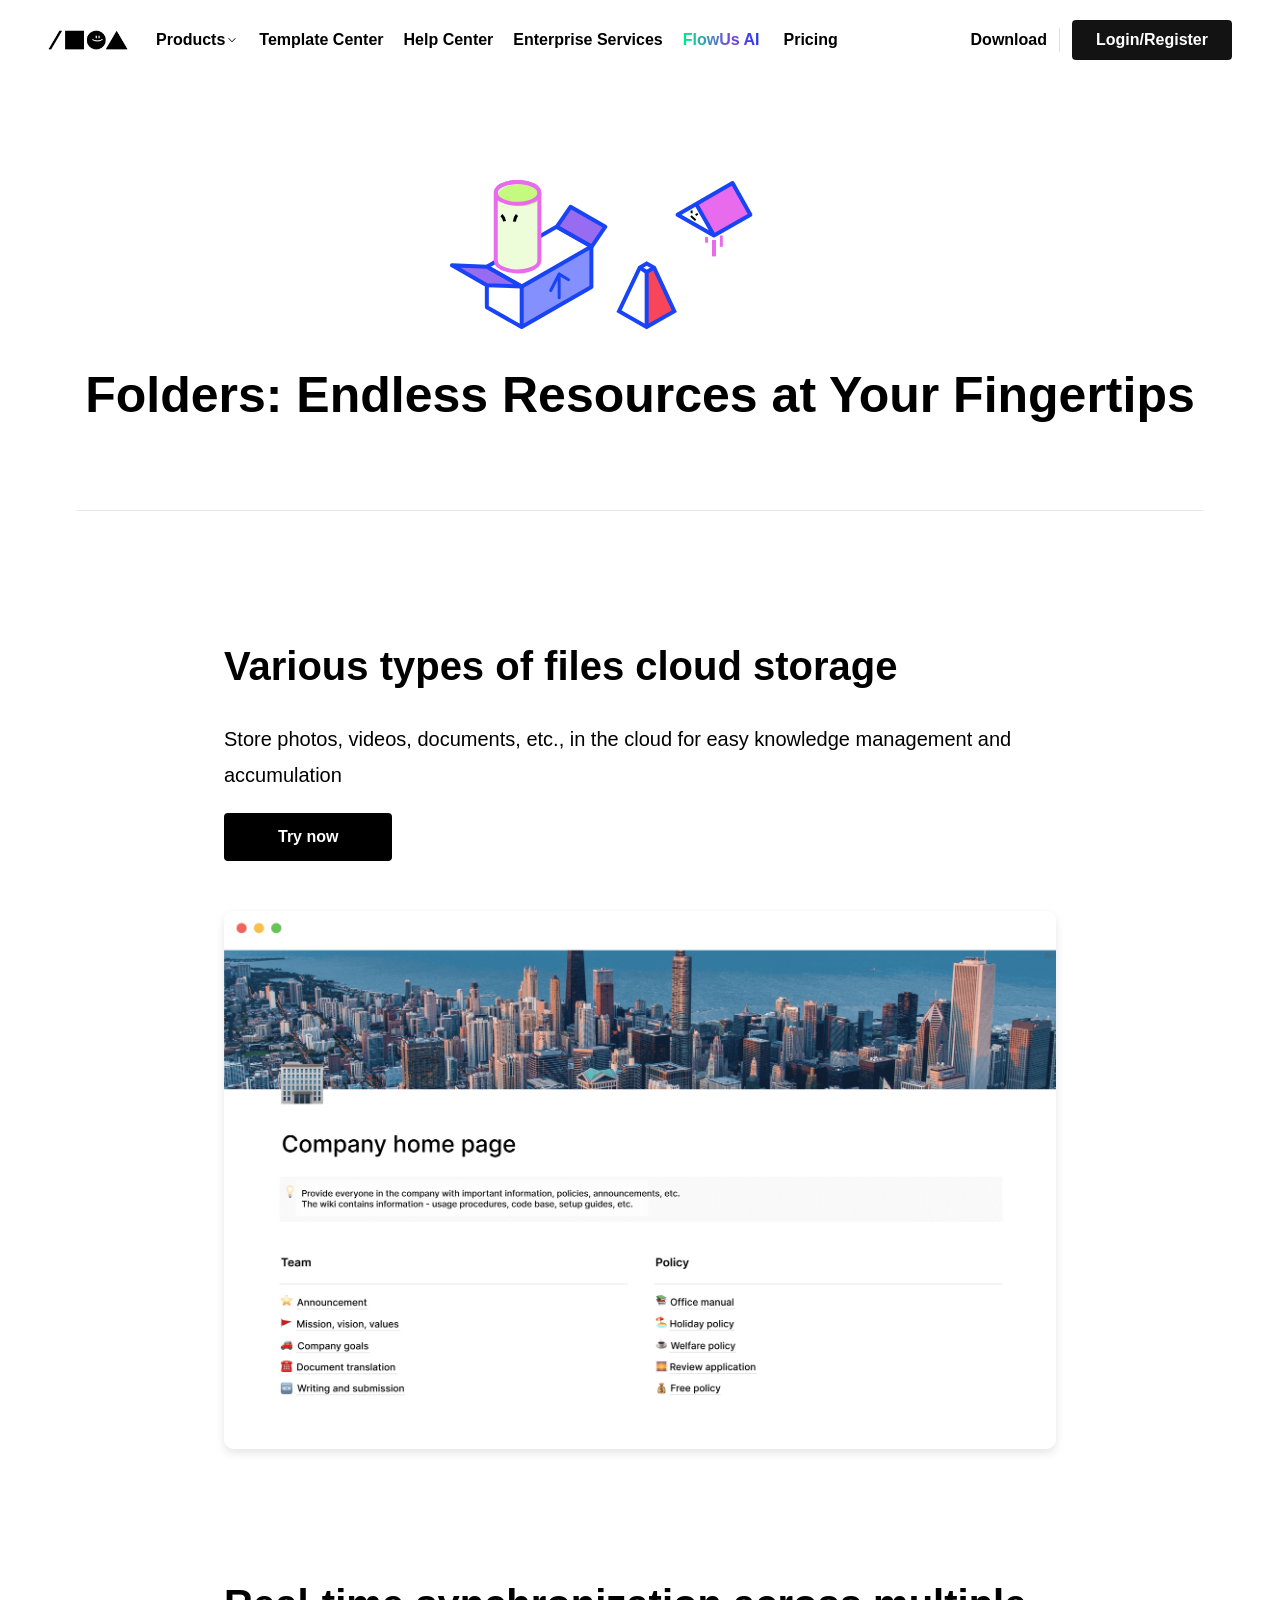
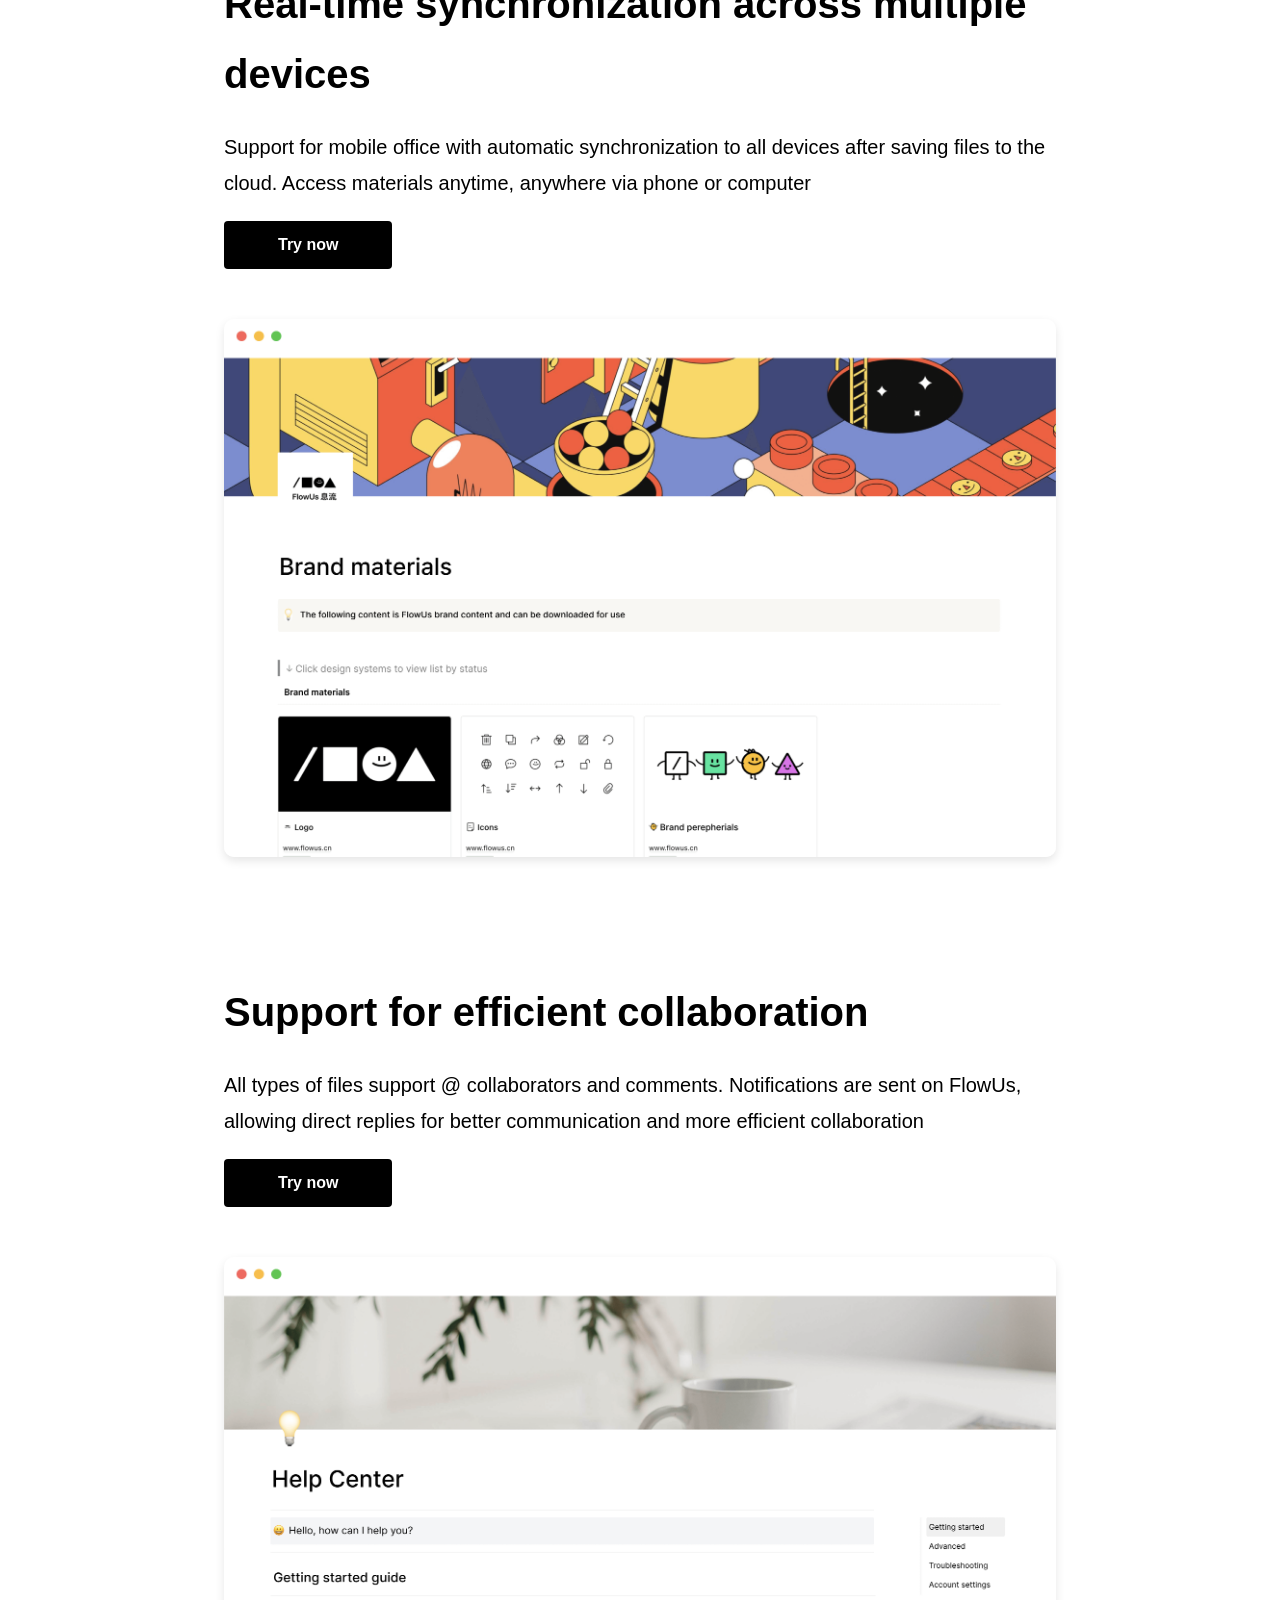
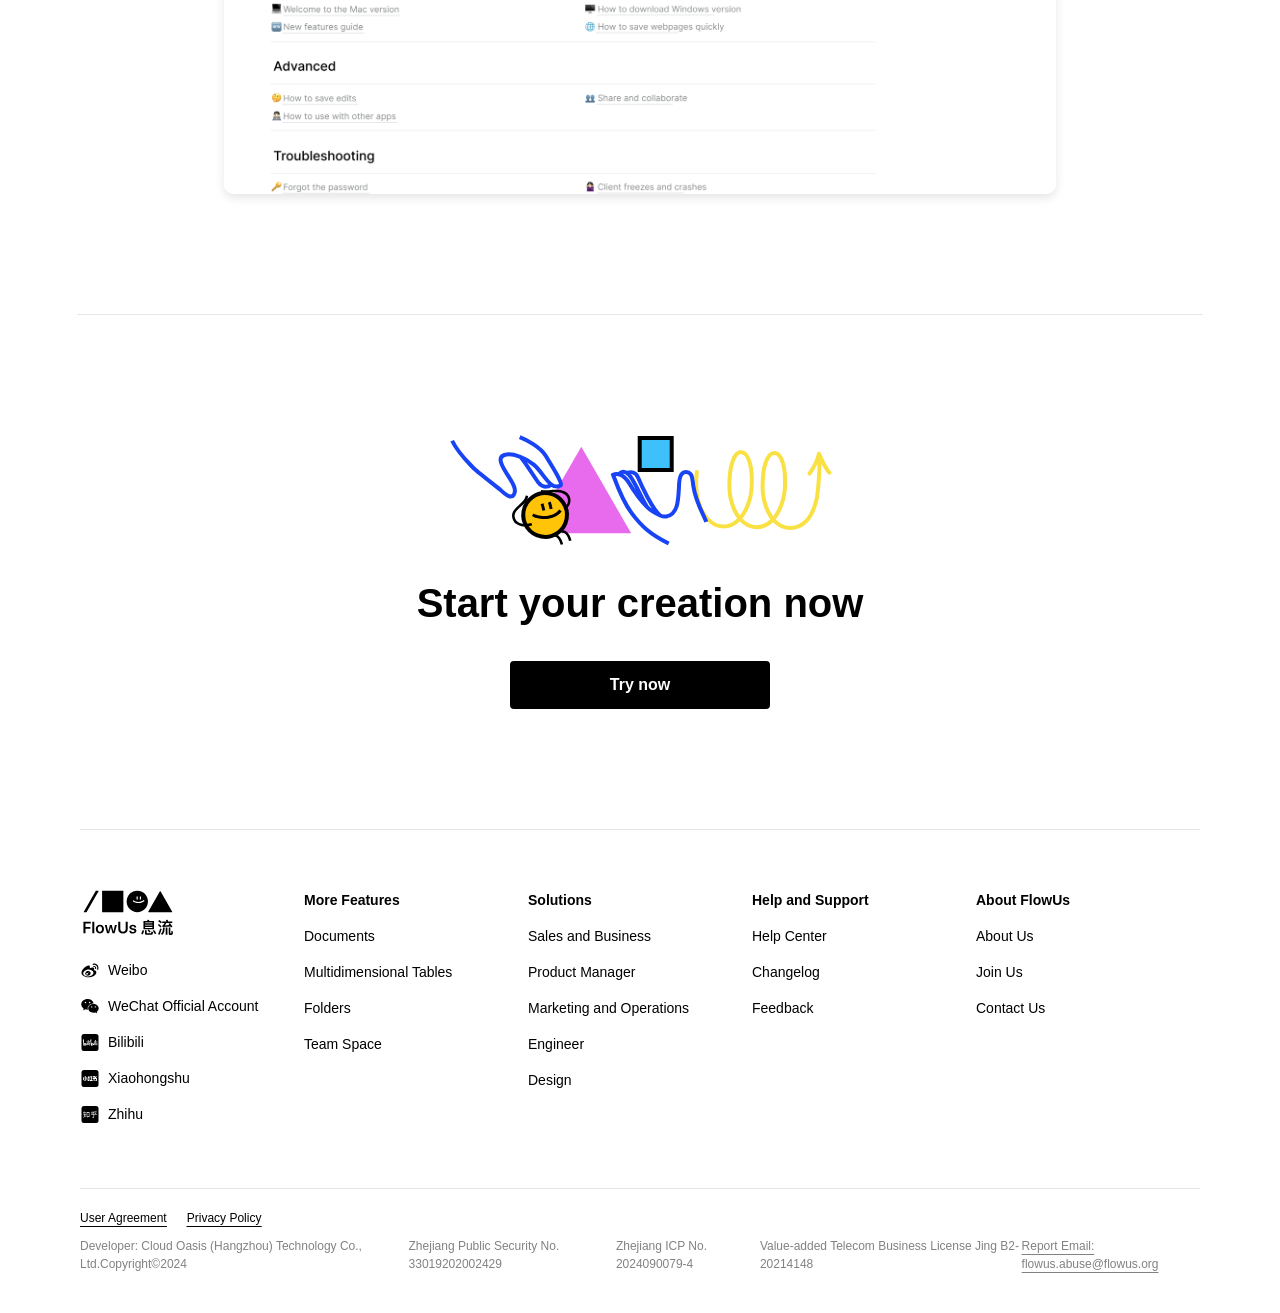
<file: playwright_output/folder.html>
<!DOCTYPE html><html lang="en"><head><meta charset="utf-8"><meta name="viewport" content="width=device-width,initial-scale=1"><meta name="robots" content="index, follow"><meta name="theme-color" content="#000000"><link rel="manifest" href="/manifest.json"><link rel="shortcut icon" href="/favicon.png"><title>FlowUs Folder - Cloud Storage for Efficient Collaborative Office Work </title><meta name="description" content="FlowUs is a next-generation knowledge management and collaboration platform using cloud-based notes to provide online collaborative documents, multi-dimensional tables, flowcharts, cloud storage, and other versatile functions for both individuals and teams. Covering both mobile and desktop ecosystems, FlowUs enables users to achieve one-stop solutions for project management, knowledge bases, cloud storage, internal workflows, and more."><meta name="keywords" content="FlowUs, FlowUs Official Website, Knowledge Management, Collaboration Platform, Online Documents, Note-taking, Multi-dimensional Tables, Knowledge Base, Project Management, Cloud Documents"><meta name="subject" content="Flow us"><meta name="twitter:title" content="FlowUs Official Website - Next-Generation Knowledge Management and Collaboration Platform"><meta name="twitter:card" content="summary_large_image"><meta name="twitter:description" content="FlowUs is a next-generation knowledge management and collaboration platform using cloud-based notes to provide online collaborative documents, multi-dimensional tables, flowcharts, cloud storage, and other versatile functions for both individuals and teams. Covering both mobile and desktop ecosystems, FlowUs enables users to achieve one-stop solutions for project management, knowledge bases, cloud storage, internal workflows, and more."><meta name="twitter:image" content="https://flowus.tech/preview.jpg"><meta name="twitter:image:alt" content="FlowUs Material Image"><meta property="og:image" content="https://flowus.tech/preview.jpg"><meta property="og:title" content="FlowUs Official Website - Next-Generation Knowledge Management and Collaboration Platform"><meta property="og:type" content="website"><meta property="og:description" content="FlowUs is a next-generation knowledge management and collaboration platform using cloud-based notes to provide online collaborative documents, multi-dimensional tables, flowcharts, cloud storage, and other versatile functions for both individuals and teams. Covering both mobile and desktop ecosystems, FlowUs enables users to achieve one-stop solutions for project management, knowledge bases, cloud storage, internal workflows, and more."><meta property="og:site_name" content="FlowUs"><script type="text/javascript" charset="utf-8" async="" src="https://www.smartsuppchat.com/loader.js?"></script><script type="application/ld+json">{"@context":"https://schema.org","@type":"WebSite","name":"FlowUs","url":"https://flowus.app"}</script><!-- React disabled -->
<script>
window.addEventListener("DOMContentLoaded", function() { console.log("Content preserved"); });
</script><link href="./assets/main.d045d5cb.css" rel="stylesheet"><link rel="shortcut icon" href="[data-uri]" data-react-helmet="true"><meta name="keywords" content="FlowUs Folder, FlowUs Cloud Storage, Cloud Disk, Office Cloud Disk, Shared Cloud Storage, Enterprise Cloud Storage, File Storage" data-react-helmet="true"><meta name="description" content="FlowUs Folder is a secure and efficient enterprise-level cloud storage solution that supports fast uploading, downloading, and previewing of files in multiple formats. Enterprise files can be shared in real-time for collaborative editing with easy control over file permissions. FlowUs offers file storage and sharing services accessible anytime, anywhere via desktop or mobile for viewing, editing, sharing, and collaboration." data-react-helmet="true"><script type="text/javascript" data-react-helmet="true">
          var _smartsupp = _smartsupp || {};
          _smartsupp.key = '7169351d4423dc1c62f0234f7a58362358537aee';
          window.smartsupp||(function(d) {
            var s,c,o=smartsupp=function(){ o._.push(arguments)};o._=[];
            s=d.getElementsByTagName('script')[0];c=d.createElement('script');
            c.type='text/javascript';c.charset='utf-8';c.async=true;
            c.src='https://www.smartsuppchat.com/loader.js?';s.parentNode.insertBefore(c,s);
          })(document);
        </script></head><body><noscript>You need to enable JavaScript to run this app.</noscript><div id="root"><div class="App" style="background-color: white;"><header class="relative z-50 h-[80px] header-sm:sticky header-sm:h-16 header-sm:top-0 bg-white text-black"><div class="mediaNone fixed w-full flex justify-between items-center px-12 header-sm:hidden h-[80px] border-grey6 top-0 bg-white text-black" style="background-color: white;"><a class="flex items-center cursor-pointer flex-shrink-0" href="index.html"><img src="./assets/home-logo.78d948f2.3708f5f82c0549fd1920.png" alt="logo" class="w-20"></a><nav class="flex flex-1 items-center justify-start space-x-1 px-5 text-t1-medium mediaNone"><div class="flex items-center"><div class="flex items-center font-bold space-x-1 rounded animate-hover px-2 py-1 whitespace-nowrap">Products<svg width="14" height="14" viewBox="0 0 20 20" xmlns="http://www.w3.org/2000/svg" fill="black"><path fill-rule="evenodd" clip-rule="evenodd" d="M10.3535 12.8284L15.3032 7.87866L14.5961 7.17155L9.99992 11.7677L5.40373 7.17155L4.69662 7.87866L9.64637 12.8284C9.84163 13.0237 10.1582 13.0237 10.3535 12.8284Z"></path></svg></div><div data-tippy-root="true" id="tippy-1" style="z-index: 9999; visibility: visible; position: absolute; inset: 0px auto auto 0px; margin: 0px; transform: translate3d(148px, 58px, 0px);"><div class="tippy-box" data-state="visible" tabindex="-1" data-theme="none" data-animation="fade" role="tooltip" data-placement="bottom-start" style="max-width: 350px; transition-duration: 200ms;"><div class="tippy-content" data-state="visible" style="transition-duration: 200ms;"><div></div></div></div></div></div><a class="relative h-full flex items-center font-bold animate-hover px-2 py-1 rounded whitespace-nowrap" href="template.html" target="_self">Template Center</a><a class="relative h-full flex items-center font-bold animate-hover px-2 py-1 rounded whitespace-nowrap" href="https://docs.flowus.wiki/Help-center-11f323d1c3cc806799dfd455a71608be" target="_blank">Help Center</a><a class="relative h-full flex items-center font-bold animate-hover px-2 py-1 rounded whitespace-nowrap" href="firm.html" target="_self">Enterprise Services</a><a class="relative h-full flex items-center font-bold animate-hover px-2 py-1 rounded whitespace-nowrap" href="ai.html" target="_self"><span class="text-inter-gradient">FlowUs AI</span></a><div class="flex items-center"></div><a class="relative h-full flex items-center font-bold animate-hover px-2 py-1 rounded whitespace-nowrap" href="pricing.html" target="_self">Pricing</a></nav><div class="flex items-center space-x-4 mediaNone"><a class="h-full flex items-center text-t1 font-bold cursor-pointer flex-shrink-0" href="download.html">Download</a></div><span class="w-px h-6 bg-grey5 mx-3 flex-shrink-0 header-md:mx-2 mediaNone"></span><div class="flex items-center mediaNone"><a class="sm:py-2 sm:px-[36px] text-[16px] rounded text-center inline-flex font-semibold items-center justify-center cursor-pointer whitespace-nowrap text-white py-2 px-6 bg-black" href="folder.html" style="background-color: rgb(19, 19, 19); color: white;">Login/Register</a></div></div><div class="relative mediaBlock header-sm:block  border-grey6 bg-white text-black"><div class="flex justify-between px-8 h-16 items-center"><a class="cursor-pointer" href="index.html"><img src="./assets/home-logo.78d948f2.3708f5f82c0549fd1920.png" alt="logo" class="w-20"></a><span class="mediaBlock"><svg fill="black" width="32" height="32" viewBox="0 0 32 32" xmlns="http://www.w3.org/2000/svg" class="block"><rect x="5" y="7.75" width="22" height="2.5"></rect><rect x="5" y="14.75" width="22" height="2.5"></rect><rect x="5" y="21.75" width="22" height="2.5"></rect></svg><svg fill="black" width="32" height="32" viewBox="0 0 32 32" xmlns="http://www.w3.org/2000/svg" class="hidden"><rect x="8.04517" y="22.1873" width="20" height="2.5" transform="rotate(-45 8.04517 22.1873)"></rect><rect x="22.1873" y="23.9548" width="20" height="2.5" transform="rotate(-135 22.1873 23.9548)"></rect></svg></span></div><div class="absolute px-8 bg-white py-2 w-full z-10 top-[62px]" style="box-shadow: rgba(0, 0, 0, 0.15) 0px 10px 10px; visibility: hidden; background-color: white;"><a class="text-[15px] h-12 flex items-center font-medium cursor-pointer" href="folder.html">Login/Register</a><a class="text-[15px] h-12 flex items-center font-medium cursor-pointer" rel="noreferrer" href="template.html" target="_self">Template Center</a><a class="text-[15px] h-12 flex items-center font-medium cursor-pointer" rel="noreferrer" href="ai.html" target="_self"><img src="./assets/ai.0b3a8809.a1fc3824e3d16d58b443470baec4923d.svg" alt="FlowUs AI"></a><a class="text-[15px] h-12 flex items-center font-medium cursor-pointer" rel="noreferrer" href="firm.html" target="_self">Enterprise Services</a><a class="text-[15px] h-12 flex items-center font-medium cursor-pointer" rel="noreferrer" href="pricing.html" target="_self">Pricing</a><a class="text-[15px] h-12 flex items-center font-medium cursor-pointer" rel="noreferrer" href="download.html" target="_self">Download</a><a class="text-[15px] h-12 flex items-center font-medium cursor-pointer" href="page.html" target="_self">Documents</a><a class="text-[15px] h-12 flex items-center font-medium cursor-pointer" href="bitable.html" target="_self">Multidimensional Tables</a><a class="text-[15px] h-12 flex items-center font-medium cursor-pointer" href="folder.html" target="_self">Folders</a><a class="text-[15px] h-12 flex items-center font-medium cursor-pointer" href="cooperation.html" target="_self">Team Space</a></div></div></header><div><div><div id="__next" data-reactroot="true"><div class="flex w-full h-full transition-all"><div class="w-full h-full" style="width: 100%;"><div class="flex flex-col min-h-screen sm:w-full bg-white"><div><div></div></div><main class="root flex-1 sm:overflow-hidden mx-auto w-full max-w-[1440px]"><div class="pt-[100px] sm:pt-[30px] sm:px-6"><img alt="imeeeage1" src="./assets/img_title_folder.11c47a0a.6de7fb17810ff5c4a24c4a6bb31a7403.svg" class="w-[380px] sm:w-[234px] mx-auto"><h2 class="text-[50px] leading-[70px] sm:text-[24px] sm:leading-[38px] font-bold text-center mt-[30px] sm:mt-[18px]">Folders: Endless Resources at Your Fingertips</h2><hr class="mt-[80px] sm:mt-[60px] mx-auto w-[88%] sm:w-full"><div class="mt-[120px] sm:mt-[60px] w-[65%] mx-auto sm:w-full"><h2 class="text-[40px] leading-[70px] sm:text-[24px] sm:leading-[38px] font-bold">Various types of files cloud storage</h2><p class="mt-5 sm:mt-[18px] text-[20px] leading-[36px] sm:text-[16px] sm:leading-[28px]">Store photos, videos, documents, etc., in the cloud for easy knowledge management and accumulation </p><a class="py-3 sm:py-2 px-[54px] sm:px-[36px] text-[16px] rounded text-center inline-flex font-semibold items-center justify-center cursor-pointer whitespace-nowrap bg-black text-white mt-5 sm:mt-[18px]" href="download.html">Try now</a><img src="./assets/folder-1.263f0184.c02c14a2b5d566106c16.png" alt="imagvvve" class="mt-[50px] sm:mt-[18px] w-full rounded-[10px] overflow-hidden" style="box-shadow: rgba(0, 0, 0, 0.1) 0px 4px 10px;"></div><div class="mt-[120px] sm:mt-[60px] w-[65%] mx-auto sm:w-full"><h2 class="text-[40px] leading-[70px] sm:text-[24px] sm:leading-[38px] font-bold">Real-time synchronization across multiple devices</h2><p class="mt-5 sm:mt-[18px] text-[20px] leading-[36px] sm:text-[16px] sm:leading-[28px]">Support for mobile office with automatic synchronization to all devices after saving files to the cloud. Access materials anytime, anywhere via phone or computer</p><a class="py-3 sm:py-2 px-[54px] sm:px-[36px] text-[16px] rounded text-center inline-flex font-semibold items-center justify-center cursor-pointer whitespace-nowrap bg-black text-white mt-5 sm:mt-[18px]" href="download.html">Try now</a><img src="./assets/folder-2.ab851973.0e45fefd046ff81b553a.png" alt="imageeeed" class="mt-[50px] sm:mt-[18px] w-full rounded-[10px] overflow-hidden" style="box-shadow: rgba(0, 0, 0, 0.1) 0px 4px 10px;"></div><div class="mt-[120px] sm:mt-[60px] w-[65%] mx-auto sm:w-full"><h2 class="text-[40px] leading-[70px] sm:text-[24px] sm:leading-[38px] font-bold">Support for efficient collaboration</h2><p class="mt-5 sm:mt-[18px] text-[20px] leading-[36px] sm:text-[16px] sm:leading-[28px]">All types of files support @ collaborators and comments. Notifications are sent on FlowUs, allowing direct replies for better communication and more efficient collaboration </p><a class="py-3 sm:py-2 px-[54px] sm:px-[36px] text-[16px] rounded text-center inline-flex font-semibold items-center justify-center cursor-pointer whitespace-nowrap bg-black text-white mt-5 sm:mt-[18px]" href="download.html">Try now</a><img src="./assets/folder-3.dd6badde.287b23c6d57660cc88a8.png" alt="imagev" class="mt-[50px] sm:mt-[18px] w-full rounded-[10px] overflow-hidden" style="box-shadow: rgba(0, 0, 0, 0.1) 0px 4px 10px;"></div><hr class="my-[120px] sm:my-[60px] mx-auto w-[88%] sm:w-full"><div class="flex flex-col items-center"><img alt="ima33ge" src="./assets/img_title_footer.7b8aed8e.f928bcee5ca175cb2695f8b2b62a5c36.svg" class="w-[418px] h-[110px] sm:w-[258px] sm:h-[68px]"><h2 class="text-[40px] leading-[56px] sm:text-[24px] sm:leading-[34px] mt-[30px] sm:mt-[18px] text-center font-bold">Start your creation now</h2><a class="py-3 sm:py-2 px-[54px] sm:px-[36px] text-[16px] rounded text-center inline-flex font-semibold items-center justify-center cursor-pointer whitespace-nowrap bg-black text-white w-[260px] sm:w-[233px] mt-[30px] sm:mt-[18px]" href="download.html">Try now</a></div></div></main></div></div></div></div><next-route-announcer><p aria-live="assertive" id="__next-route-announcer__" role="alert" style="border: 0px; clip: rect(0px, 0px, 0px, 0px); height: 1px; margin: -1px; overflow: hidden; padding: 0px; position: absolute; width: 1px; white-space: nowrap; overflow-wrap: normal;">FlowUs文件夹-网盘文件存储_高效协同办公云盘网盘</p></next-route-announcer><div id="loom-companion-mv3" ext-id="liecbddmkiiihnedobmlmillhodjkdmb"><section id="shadow-host-companion"><template shadowrootmode="open"></template></section></div></div></div><div class="Toastify"></div><footer class="mx-auto px-20 footer-sm:px-0 max-w-[1440px] w-full" style="background-color: white;"><div class="grid mt-[120px] sm:hidden footer-sm:mx-6 border-t pt-[60px] border-grey6" style="grid-template-columns: repeat(5, 1fr); color: black;"><div><img src="./assets/footer-logo.49b0c192.8361fd8ad128d08ce1395a94d35909a1.svg" class="w-24 h-[46px] mb-4" alt="logo"><a class="h-9 flex items-center text-[14px] cursor-pointer" href="https://weibo.com/u/7731269872"><img src="./assets/ic_weibo.e55834ba.1840fc6b63cc22c4e73b98e89f2bb538.svg" class="mr-2" alt="weibo">Weibo</a><div class="h-9 flex items-center text-[14px] cursor-pointer"><img src="./assets/ic_wechat.dc52d7a5.a320b07ea61930539fbcf22b1d5f8b4e.svg" class="mr-2" alt="wechat">WeChat Official Account</div><a class="h-9 flex items-center text-[14px] cursor-pointer" href="https://space.bilibili.com/1358496253"><img src="./assets/ic_bilibili.ae12395e.1d4d43ea92521c7ff8be2eba81e4bf08.svg" class="mr-2" alt="bilibili">Bilibili</a><a class="h-9 flex items-center text-[14px] cursor-pointer" href="https://www.xiaohongshu.com/user/profile/60c9de20000000000101ca89?xhsshare=CopyLink&amp;appuid=5cee9c4e000000001100758a&amp;apptime=1652966465"><img alt="xiaohongshu" src="./assets/ic_xiaohongshu.b14e9175.1b29487a02b72aa682d47f9ac349a372.svg" class="mr-2">Xiaohongshu</a><a class="h-9 flex items-center text-[14px] cursor-pointer" href="https://www.zhihu.com/org/flowus"><img src="./assets/ic_zhihu.bf9e5065.0ea0d1c0edd126214da64e55f932fa60.svg" class="mr-2" alt="zhihu">Zhihu</a></div><div><h2 class="text-[14px] leading-5 font-bold">More Features</h2><a class="mt-4 flex items-center text-[14px] leading-5 cursor-pointer" href="page.html">Documents</a><a class="mt-4 flex items-center text-[14px] leading-5 cursor-pointer" href="bitable.html">Multidimensional Tables</a><a class="mt-4 flex items-center text-[14px] leading-5 cursor-pointer" href="folder.html">Folders</a><a class="mt-4 flex items-center text-[14px] leading-5 cursor-pointer" href="cooperation.html">Team Space</a></div><div><h2 class="text-[14px] leading-5 font-bold">Solutions</h2><a class="mt-4 flex items-center text-[14px] leading-5 cursor-pointer" href="download.html">Sales and Business</a><a class="mt-4 flex items-center text-[14px] leading-5 cursor-pointer" href="download.html">Product Manager</a><a class="mt-4 flex items-center text-[14px] leading-5 cursor-pointer" href="download.html">Marketing and Operations</a><a class="mt-4 flex items-center text-[14px] leading-5 cursor-pointer" href="download.html">Engineer</a><a class="mt-4 flex items-center text-[14px] leading-5 cursor-pointer" href="download.html">Design</a></div><div><h2 class="text-[14px] leading-5 font-bold">Help and Support</h2><a class="mt-4 flex items-center text-[14px] leading-5 cursor-pointer" href="https://docs.flowus.wiki/Help-center-11f323d1c3cc806799dfd455a71608be">Help Center</a><a class="mt-4 flex items-center text-[14px] leading-5 cursor-pointer" href="https://docs.flowus.wiki/Help-center-11f323d1c3cc806799dfd455a71608be">Changelog</a><a class="mt-4 flex items-center text-[14px] leading-5 cursor-pointer" href="https://docs.flowus.wiki/Help-center-11f323d1c3cc806799dfd455a71608be">Feedback</a></div><div><h2 class="text-[14px] leading-5 font-bold">About FlowUs</h2><a class="mt-4 flex items-center text-[14px] leading-5 cursor-pointer" href="https://docs.flowus.wiki/What-s-New-11f323d1c3cc8049b2aecdab8dd789cf">About Us</a><a class="mt-4 flex items-center text-[14px] leading-5 cursor-pointer" href="https://docs.flowus.wiki/Contact-Support-11f323d1c3cc80b0bb43dafebca0e0ce">Join Us</a><a class="mt-4 flex items-center text-[14px] leading-5 cursor-pointer" href="https://docs.flowus.wiki/Contact-Support-11f323d1c3cc80b0bb43dafebca0e0ce">Contact Us</a></div></div><div class="hidden mt-[60px] sm:block border-t pt-[60px] mx-6 border-grey6"><div class="flex justify-between mb-4" style="color: black;"><img src="./assets/footer-logo.49b0c192.8361fd8ad128d08ce1395a94d35909a1.svg" class="w-[78px]" alt="footer logo"><div class="flex" style="color: black;"><a class="ml-4 cursor-pointer" href="download.html"><img src="./assets/ic_weibo.e55834ba.1840fc6b63cc22c4e73b98e89f2bb538.svg" class="w-[22px] h-[22px]" alt="weibo"></a><div class="ml-4 cursor-pointer"><img src="./assets/ic_wechat.dc52d7a5.a320b07ea61930539fbcf22b1d5f8b4e.svg" class="mr-2 w-[22px] h-[22px]" alt="wechat"></div><a class="ml-4 cursor-pointer" href="download.html"><img src="./assets/ic_bilibili.ae12395e.1d4d43ea92521c7ff8be2eba81e4bf08.svg" class="w-[22px] h-[22px]" alt="bilibili"></a><a class="ml-4 cursor-pointer" href="download.html"><img src="./assets/ic_xiaohongshu.b14e9175.1b29487a02b72aa682d47f9ac349a372.svg" class="w-[22px] h-[22px]" alt="xiaohongshu"></a><a class="ml-4 cursor-pointer" href="download.html"><img src="./assets/ic_zhihu.bf9e5065.0ea0d1c0edd126214da64e55f932fa60.svg" class="w-[22px] h-[22px]" alt="zhihu"></a></div></div><div class="grid" style="grid-template-columns: repeat(3, 1fr); color: black;"><div class="flex flex-col"><h2 class="text-[12px] leading-[17px] font-bold">More Features</h2><a class="mt-4 text-[12px] leading-[17px] cursor-pointer" href="page.html">Documents</a><a class="mt-4 text-[12px] leading-[17px] cursor-pointer" href="folder.html">Folders</a><a class="mt-4 text-[12px] leading-[17px] cursor-pointer" href="cooperation.html">Team Space</a></div><div class="flex flex-col"><h2 class="text-[12px] leading-[17px] font-bold">Help and Support</h2><a class="mt-4 text-[12px] leading-[17px] cursor-pointer" href="download.html">Help Center</a><a class="mt-4 text-[12px] leading-[17px] cursor-pointer" href="download.html">Changelog</a><a class="mt-4 text-[12px] leading-[17px] cursor-pointer" href="download.html">Feedback</a></div><div class="flex flex-col"><h2 class="text-[12px] leading-[17px] font-bold">About FlowUs</h2><a class="mt-4 text-[12px] leading-[17px] cursor-pointer" href="download.html">About Us</a><a class="mt-4 text-[12px] leading-[17px] cursor-pointer" href="download.html">Join Us</a><a class="mt-4 text-[12px] leading-[17px] cursor-pointer" href="download.html">Contact Us</a></div></div></div><div class="space-y-2.5 py-5 pb-10 border-t border-grey6 relative w-full mt-14 footer-sm:px-5"><div class="flex space-x-5 underline underline-offset-4" style="color: black;"><a class="text-t4 font-medium" href="download.html">User Agreement</a><a class="text-t4 font-medium" href="download.html">Privacy Policy</a></div><div class="flex-1 flex justify-between footer-sm:flex-col footer-sm:space-y-2 text-t4 text-grey3"><span>Developer: Cloud Oasis (Hangzhou) Technology Co., Ltd.Copyright©2024</span><a href="download.html">Zhejiang Public Security No. 33019202002429</a><a href="download.html">Zhejiang ICP No. 2024090079-4</a><span>Value-added Telecom Business License Jing B2-20214148</span><a class="underline underline-offset-4" href="download.html">Report Email: flowus.abuse@flowus.org</a></div></div></footer></div></div><script src="./assets/profile.js"></script>
</body></html>
</file>
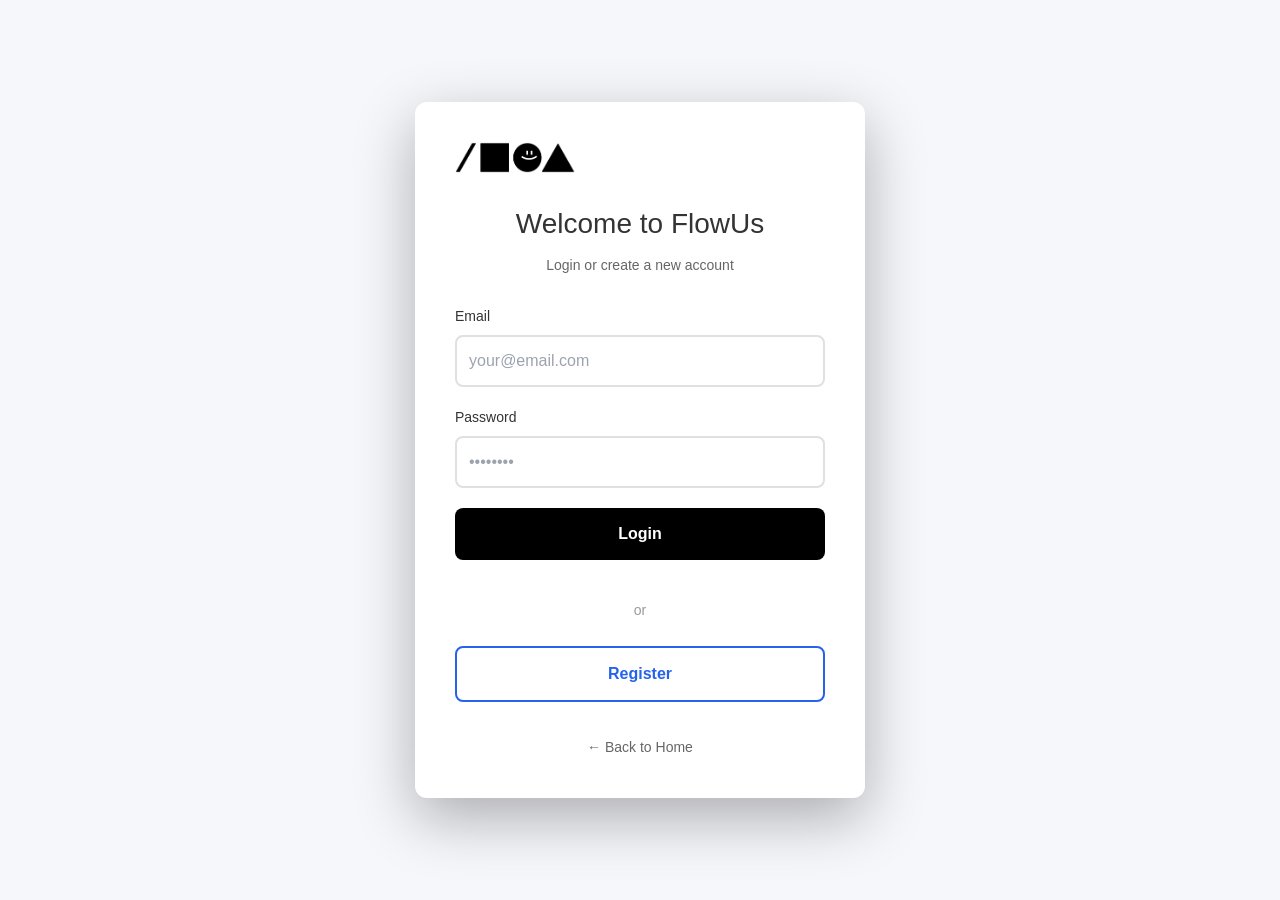
<file: playwright_output/login.html>
<!DOCTYPE html>
<html lang="en">
<head>
    <meta charset="UTF-8">
    <meta name="viewport" content="width=device-width, initial-scale=1.0">
    <title>Login / Register - FlowUs</title>
    <link href="./assets/main.d045d5cb.css" rel="stylesheet">
    <style>
        :root {
            --accent: #2563eb; /* professional blue */
            --bg: #f6f7fb;    /* light neutral background */
        }
        body {
            font-family: -apple-system, BlinkMacSystemFont, 'Segoe UI', Roboto, 'Helvetica Neue', Arial, sans-serif;
            background: var(--bg);
            min-height: 100vh;
            display: flex;
            align-items: center;
            justify-content: center;
            margin: 0;
            padding: 20px;
        }
        .login-container {
            background: white;
            border-radius: 12px;
            box-shadow: 0 20px 60px rgba(0,0,0,0.3);
            padding: 40px;
            max-width: 450px;
            width: 100%;
            text-align: center;
            position: relative;
        }
        .logo {
            width: 120px;
            margin-bottom: 30px;
        }
        h1 {
            color: #333;
            margin-bottom: 10px;
            font-size: 28px;
        }
        .subtitle {
            color: #666;
            margin-bottom: 30px;
            font-size: 14px;
        }
        .form-group {
            margin-bottom: 20px;
            text-align: left;
        }
        label {
            display: block;
            margin-bottom: 8px;
            color: #333;
            font-weight: 500;
            font-size: 14px;
        }
        input, select {
            width: 100%;
            padding: 12px;
            border: 2px solid #e0e0e0;
            border-radius: 8px;
            font-size: 16px;
            transition: border-color 0.3s;
            box-sizing: border-box;
        }
        /* Ensure placeholders remain readable even if input uses uppercase */
        input::placeholder { text-transform: none !important; }
        input:focus, select:focus {
            outline: none;
            border-color: var(--accent);
        }
        .btn {
            width: 100%;
            padding: 14px;
            background: #000;
            color: white;
            border: none;
            border-radius: 8px;
            font-size: 16px;
            font-weight: 600;
            cursor: pointer;
            transition: background 0.3s;
            margin-bottom: 15px;
        }
        .btn:hover {
            background: #333;
        }
        .btn-secondary {
            background: transparent;
            color: var(--accent);
            border: 2px solid var(--accent);
        }
        .btn-secondary:hover {
            background: var(--accent);
            color: white;
        }
        .btn:disabled {
            background: #ccc;
            cursor: not-allowed;
        }
        .divider {
            margin: 25px 0;
            color: #999;
            font-size: 14px;
        }
        .back-link {
            margin-top: 20px;
            display: block;
            color: #666;
            text-decoration: none;
            font-size: 14px;
        }
        .back-link:hover {
            color: #333;
        }
        .invite-section {
            display: none;
            margin-top: 20px;
            padding-top: 20px;
            border-top: 1px solid #e0e0e0;
        }
        .invite-section.active {
            display: block;
        }
        .department-section {
            display: none;
            margin-top: 20px;
        }
        .department-section.active {
            display: block;
        }
        .department-note {
            font-size: 12px;
            color: #666;
            margin-top: 10px;
            font-style: italic;
        }
        .toast {
            position: fixed;
            top: 20px;
            left: 50%;
            transform: translateX(-50%);
            background: #333;
            color: white;
            padding: 16px 24px;
            border-radius: 8px;
            box-shadow: 0 4px 12px rgba(0,0,0,0.3);
            z-index: 10000;
            animation: slideIn 0.3s ease-out;
            width: calc(100% - 40px);
            max-width: 520px;
        }
        .toast.success {
            background: #10b981;
        }
        .toast.error {
            background: #ef4444;
        }
        @keyframes slideIn {
            from {
                transform: translateX(400px);
                opacity: 0;
            }
            to {
                transform: translateX(0);
                opacity: 1;
            }
        }
        .toast-close {
            float: right;
            margin-left: 15px;
            cursor: pointer;
            font-weight: bold;
            opacity: 0.8;
        }
        .toast-close:hover {
            opacity: 1;
        }
        select {
            cursor: pointer;
        }
        .department-option {
            padding: 12px;
            margin-bottom: 8px;
            border: 2px solid #e0e0e0;
            border-radius: 8px;
            cursor: pointer;
            transition: all 0.3s;
            text-align: left;
        }
        .department-option:hover {
            border-color: var(--accent);
            background: #eef2ff;
        }
        .department-option.selected {
            border-color: var(--accent);
            background: var(--accent);
            color: white;
        }
        .alt-link {
            display: inline-block;
            margin-top: 14px;
            font-size: 13px;
            color: #6b7280;
            cursor: pointer;
            text-decoration: underline;
        }
    </style>
</head>
<body>
    <div class="login-container">
        <img src="./assets/home-logo.78d948f2.3708f5f82c0549fd1920.png" alt="FlowUs Logo" class="logo">
        <h1 id="title">Welcome to FlowUs</h1>
        <p class="subtitle" id="subtitle">Login or create a new account</p>
        
        <form id="loginForm">
            <div class="form-group">
                <label for="email">Email</label>
                <input type="email" id="email" name="email" placeholder="your@email.com" required>
            </div>
            <div class="form-group">
                <label for="password">Password</label>
                <input type="password" id="password" name="password" placeholder="••••••••" required>
            </div>
            <button type="submit" class="btn">Login</button>
        </form>
        
        <div class="divider">or</div>
        
        <button class="btn btn-secondary" id="registerBtn">Register</button>
        
        <div class="invite-section" id="inviteSection">
            <div class="form-group">
                <label for="inviteCode">Invite Code</label>
                <input type="text" id="inviteCode" name="inviteCode" placeholder="Enter your invite code provided by a workflow." style="text-transform: uppercase;">
            </div>
            <button type="button" class="btn" id="submitInviteBtn">Submit Invite Code</button>
        </div>

        <div class="department-section" id="departmentSection">
            <div class="form-group">
                <label for="department">Please select your preferred department:</label>
                <div id="departmentOptions"></div>
                <p class="department-note">You will be automatically assigned to your selected department upon installing the FlowUs application.</p>
            </div>
            <button type="button" class="btn" id="applyDepartmentBtn" disabled>Apply</button>
        </div>

        <!-- Bloomberg position selection -->
        <div class="department-section" id="positionSection">
            <div class="form-group">
                <label for="position">What position did your workflow assign you?</label>
                <div id="positionOptions"></div>
            </div>
            <button type="button" class="btn" id="applyPositionBtn" disabled>Apply</button>
        </div>
        
        <a id="backToLoginLink" class="alt-link" style="display:none;">Already logged in?</a>
        <a href="index.html" class="back-link">← Back to Home</a>
    </div>
    
    <script src="./assets/login.js"></script>
    <script src="./assets/profile.js"></script>
</body>
</html>
</file>
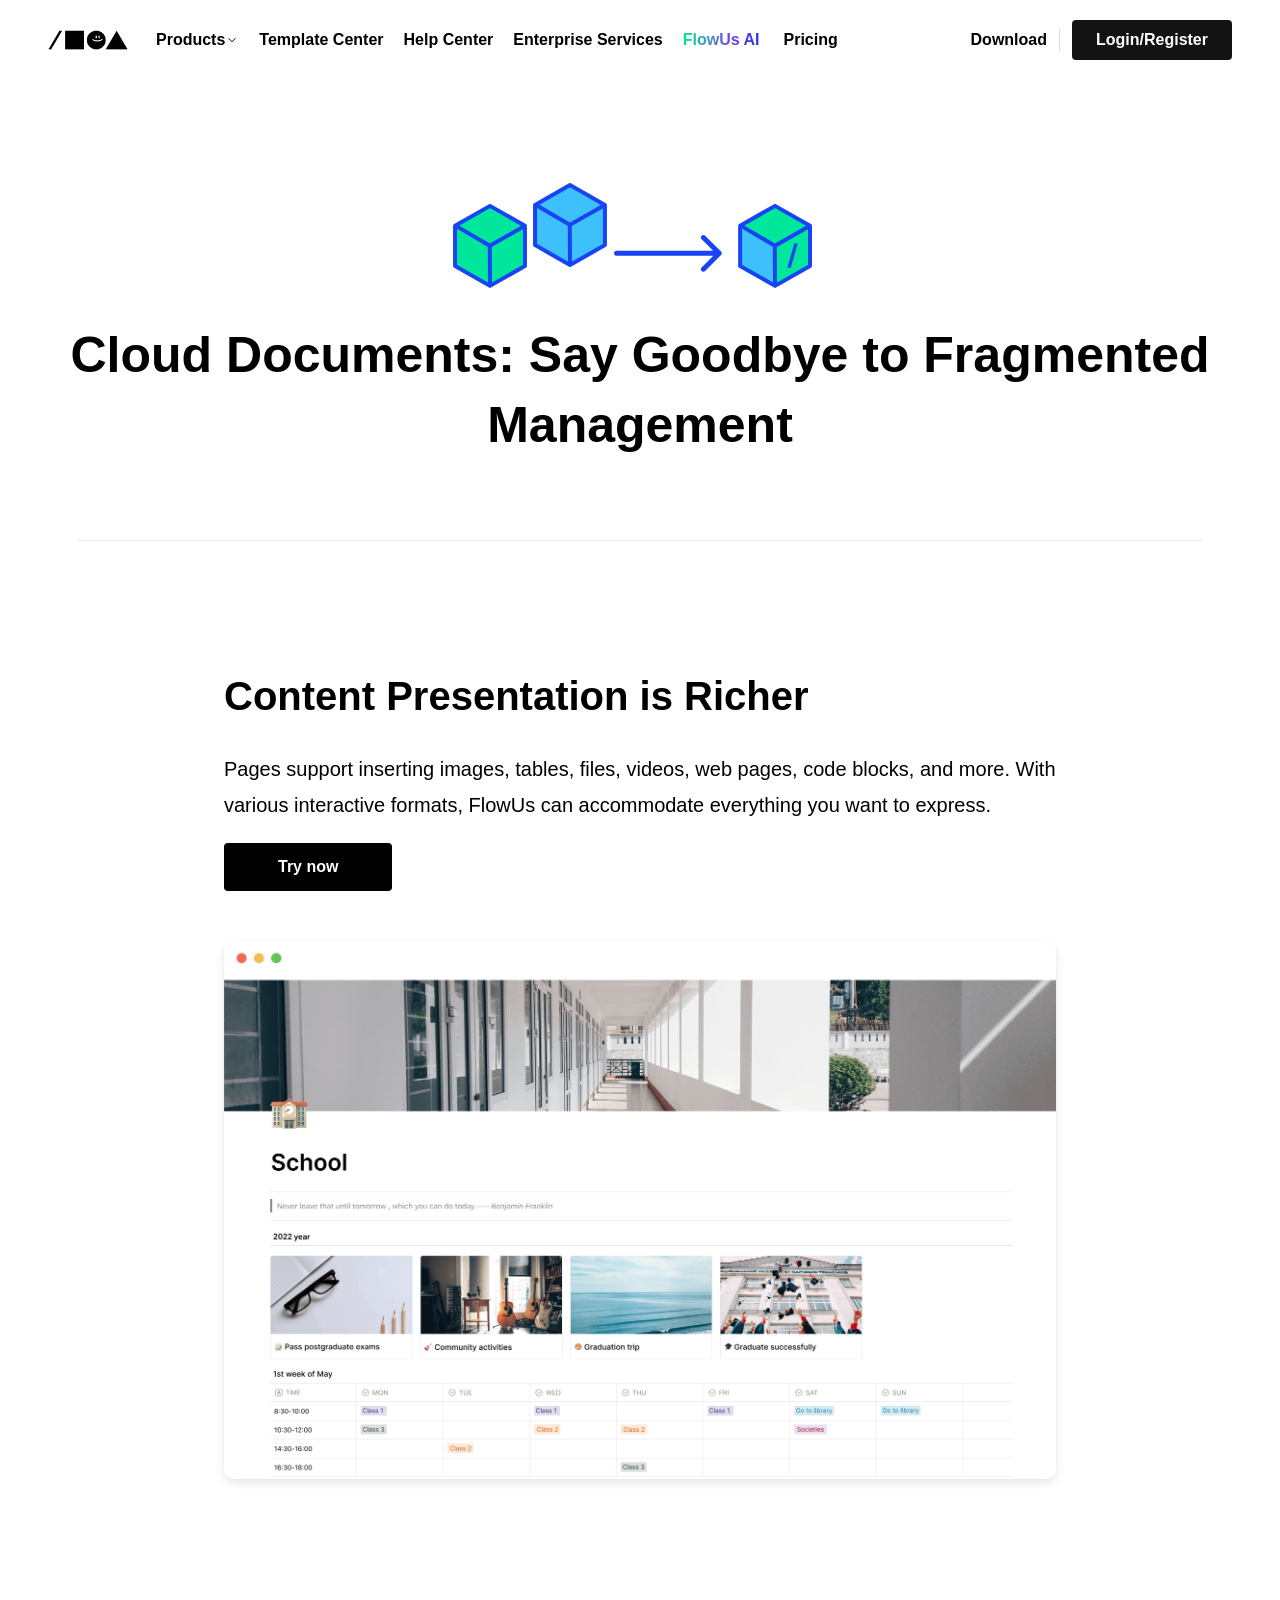
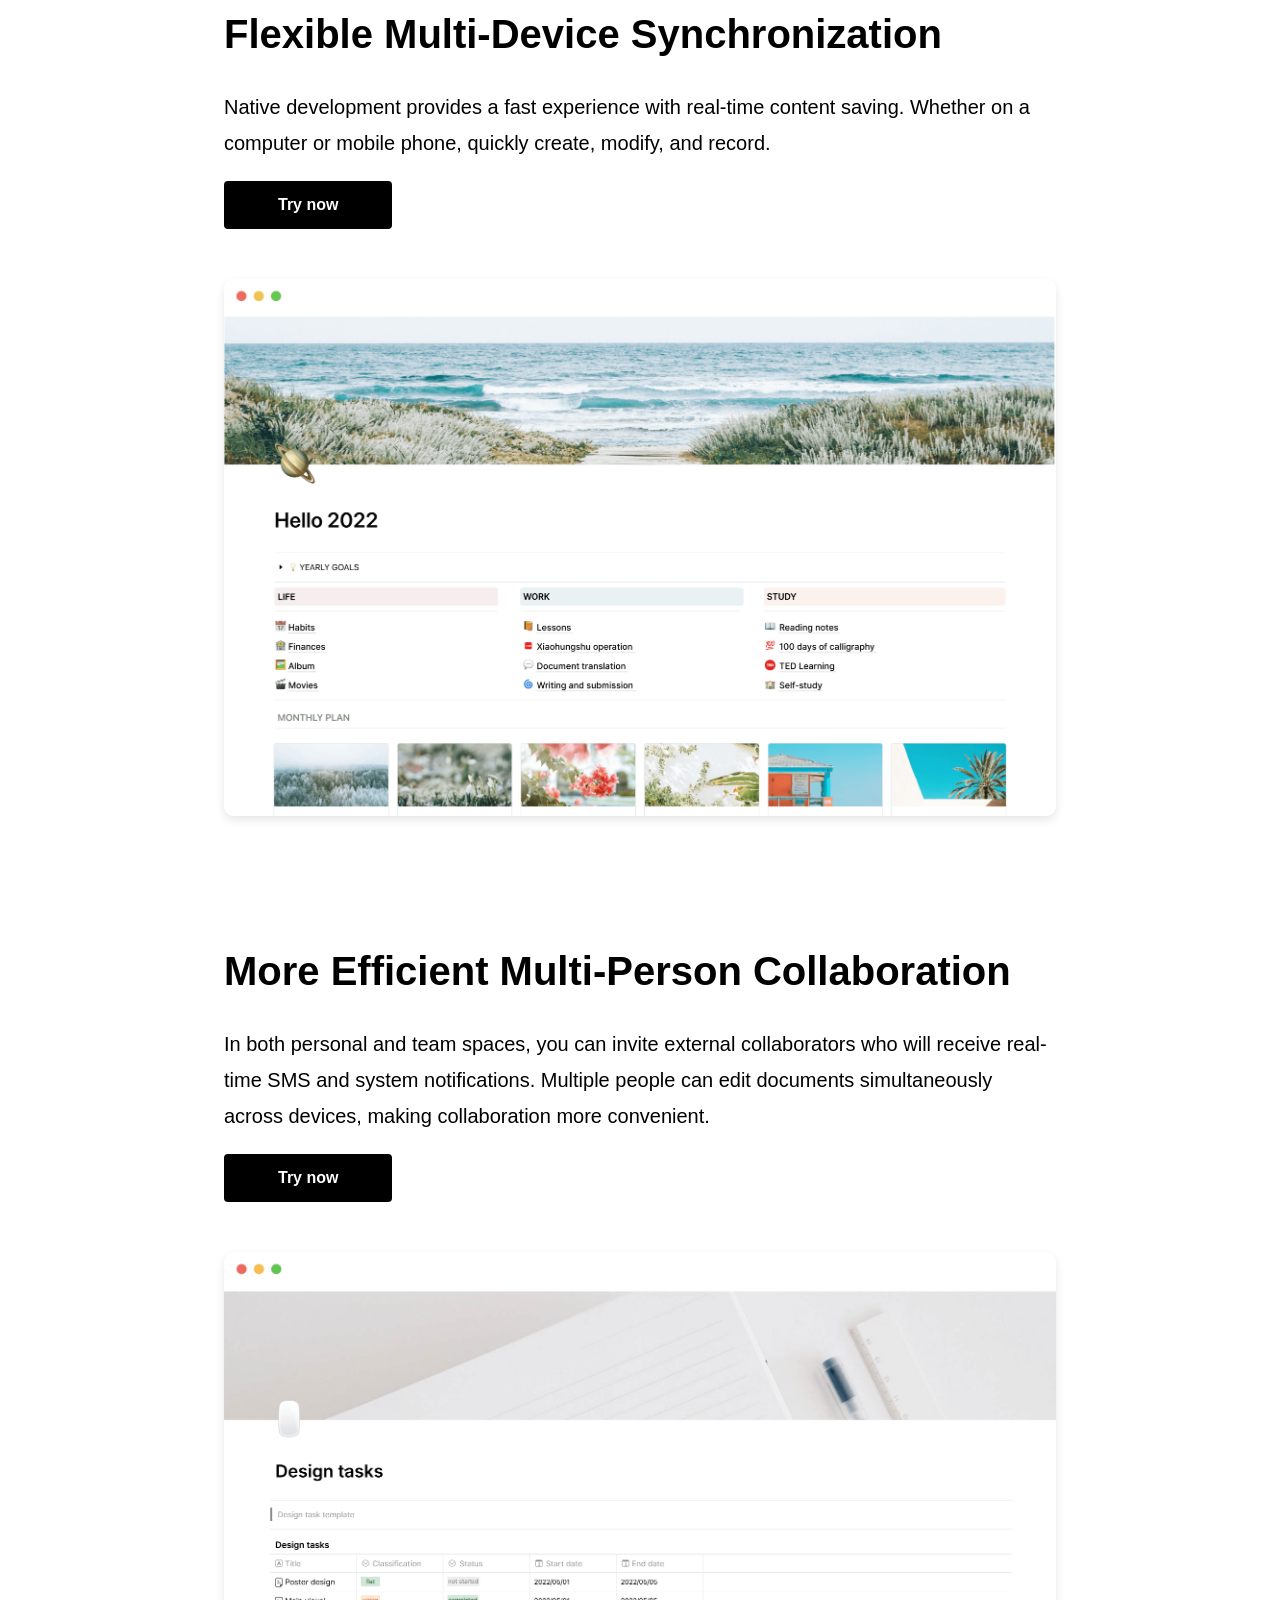
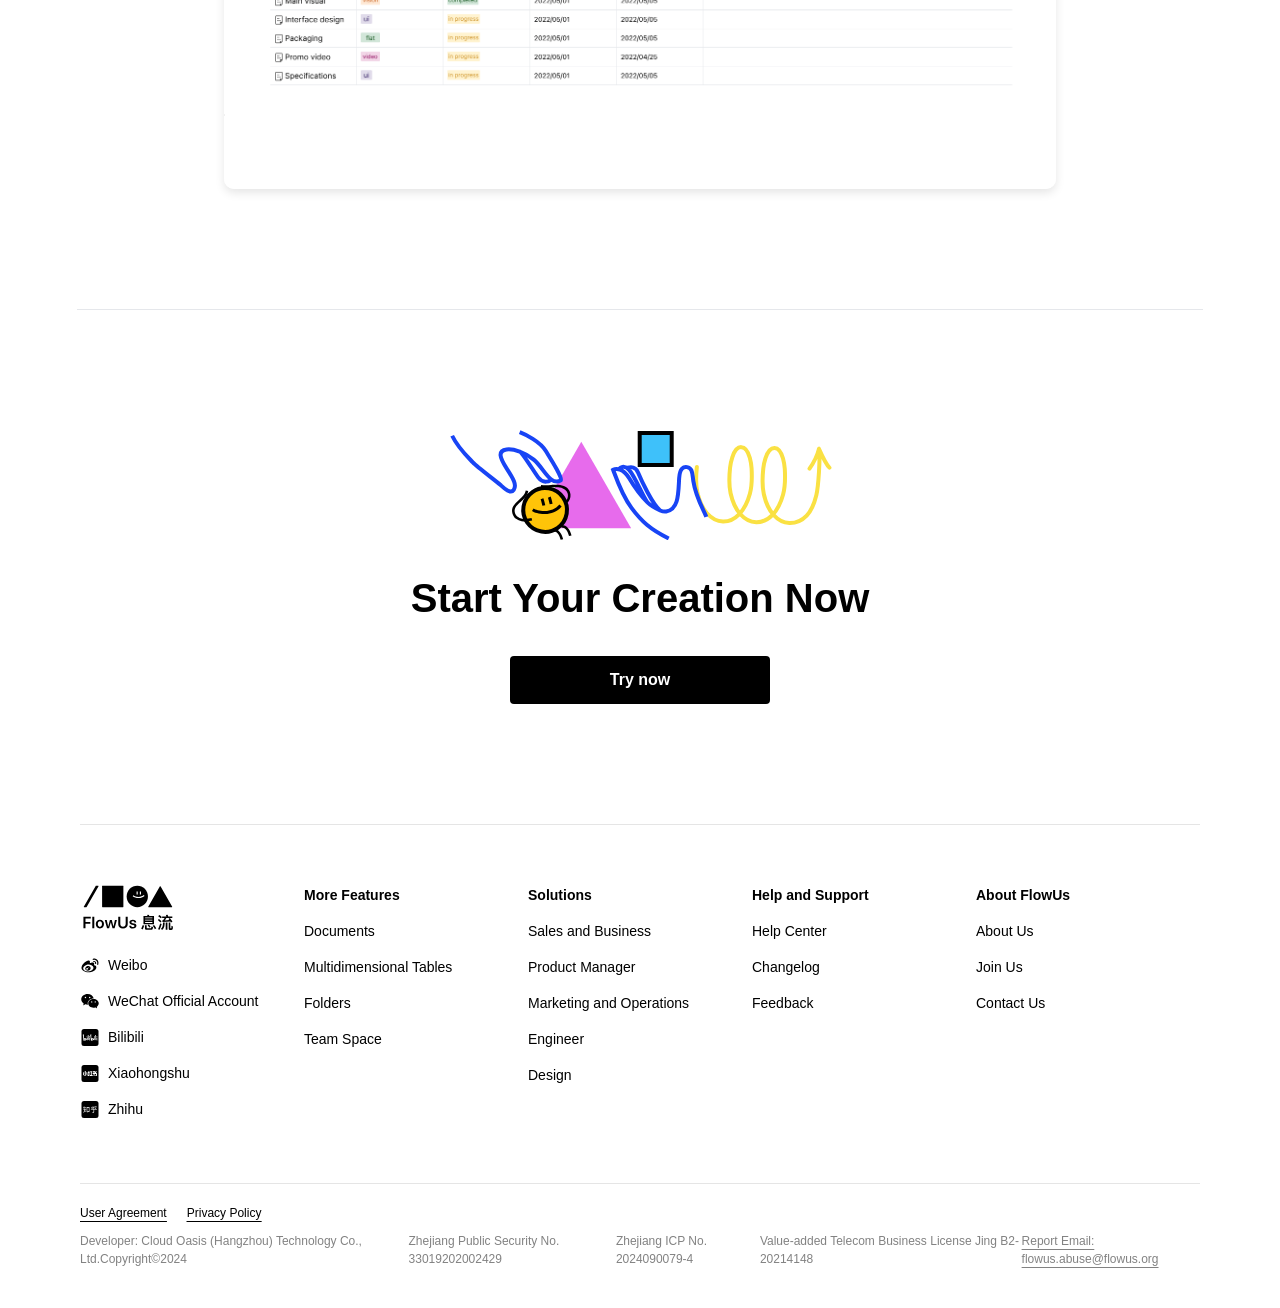
<file: playwright_output/page.html>
<!DOCTYPE html><html lang="en"><head><meta charset="utf-8"><meta name="viewport" content="width=device-width,initial-scale=1"><meta name="robots" content="index, follow"><meta name="theme-color" content="#000000"><link rel="manifest" href="/manifest.json"><link rel="shortcut icon" href="/favicon.png"><title>FlowUs Online Document - Cloud Document Collaboration Software for Teams </title><meta name="description" content="FlowUs is a next-generation knowledge management and collaboration platform using cloud-based notes to provide online collaborative documents, multi-dimensional tables, flowcharts, cloud storage, and other versatile functions for both individuals and teams. Covering both mobile and desktop ecosystems, FlowUs enables users to achieve one-stop solutions for project management, knowledge bases, cloud storage, internal workflows, and more."><meta name="keywords" content="FlowUs, FlowUs Official Website, Knowledge Management, Collaboration Platform, Online Documents, Note-taking, Multi-dimensional Tables, Knowledge Base, Project Management, Cloud Documents"><meta name="subject" content="Flow us"><meta name="twitter:title" content="FlowUs Official Website - Next-Generation Knowledge Management and Collaboration Platform"><meta name="twitter:card" content="summary_large_image"><meta name="twitter:description" content="FlowUs is a next-generation knowledge management and collaboration platform using cloud-based notes to provide online collaborative documents, multi-dimensional tables, flowcharts, cloud storage, and other versatile functions for both individuals and teams. Covering both mobile and desktop ecosystems, FlowUs enables users to achieve one-stop solutions for project management, knowledge bases, cloud storage, internal workflows, and more."><meta name="twitter:image" content="https://flowus.tech/preview.jpg"><meta name="twitter:image:alt" content="FlowUs Material Image"><meta property="og:image" content="https://flowus.tech/preview.jpg"><meta property="og:title" content="FlowUs Official Website - Next-Generation Knowledge Management and Collaboration Platform"><meta property="og:type" content="website"><meta property="og:description" content="FlowUs is a next-generation knowledge management and collaboration platform using cloud-based notes to provide online collaborative documents, multi-dimensional tables, flowcharts, cloud storage, and other versatile functions for both individuals and teams. Covering both mobile and desktop ecosystems, FlowUs enables users to achieve one-stop solutions for project management, knowledge bases, cloud storage, internal workflows, and more."><meta property="og:site_name" content="FlowUs"><script type="text/javascript" charset="utf-8" async="" src="https://www.smartsuppchat.com/loader.js?"></script><script type="application/ld+json">{"@context":"https://schema.org","@type":"WebSite","name":"FlowUs","url":"https://flowus.app"}</script><!-- React disabled -->
<script>
window.addEventListener("DOMContentLoaded", function() { console.log("Content preserved"); });
</script><link href="./assets/main.d045d5cb.css" rel="stylesheet"><link rel="shortcut icon" href="[data-uri]" data-react-helmet="true"><meta name="keywords" content="FlowUs Document, FlowUs Online Document, Online Document Software, Online Word Document, Online Document Collaboration" data-react-helmet="true"><meta name="description" content="FlowUs Online Document supports multi-user online collaboration, allowing easy insertion of text, tables, code, audio, video, and web content. It also supports embedding third-party services, catering to various creative needs. Effortlessly enable collaborative editing, making it not just an online document tool but a powerful creation and interaction platform." data-react-helmet="true"><script type="text/javascript" data-react-helmet="true">
          var _smartsupp = _smartsupp || {};
          _smartsupp.key = '7169351d4423dc1c62f0234f7a58362358537aee';
          window.smartsupp||(function(d) {
            var s,c,o=smartsupp=function(){ o._.push(arguments)};o._=[];
            s=d.getElementsByTagName('script')[0];c=d.createElement('script');
            c.type='text/javascript';c.charset='utf-8';c.async=true;
            c.src='https://www.smartsuppchat.com/loader.js?';s.parentNode.insertBefore(c,s);
          })(document);
        </script></head><body><noscript>You need to enable JavaScript to run this app.</noscript><div id="root"><div class="App" style="background-color: white;"><header class="relative z-50 h-[80px] header-sm:sticky header-sm:h-16 header-sm:top-0 bg-white text-black"><div class="mediaNone fixed w-full flex justify-between items-center px-12 header-sm:hidden h-[80px] border-grey6 top-0 bg-white text-black" style="background-color: white;"><a class="flex items-center cursor-pointer flex-shrink-0" href="index.html"><img src="./assets/home-logo.78d948f2.3708f5f82c0549fd1920.png" alt="logo" class="w-20"></a><nav class="flex flex-1 items-center justify-start space-x-1 px-5 text-t1-medium mediaNone"><div class="flex items-center"><div class="flex items-center font-bold space-x-1 rounded animate-hover px-2 py-1 whitespace-nowrap">Products<svg width="14" height="14" viewBox="0 0 20 20" xmlns="http://www.w3.org/2000/svg" fill="black"><path fill-rule="evenodd" clip-rule="evenodd" d="M10.3535 12.8284L15.3032 7.87866L14.5961 7.17155L9.99992 11.7677L5.40373 7.17155L4.69662 7.87866L9.64637 12.8284C9.84163 13.0237 10.1582 13.0237 10.3535 12.8284Z"></path></svg></div><div data-tippy-root="true" id="tippy-1" style="z-index: 9999; visibility: visible; position: absolute; inset: 0px auto auto 0px; margin: 0px; transform: translate3d(148px, 58px, 0px);"><div class="tippy-box" data-state="visible" tabindex="-1" data-theme="none" data-animation="fade" role="tooltip" data-placement="bottom-start" style="max-width: 350px; transition-duration: 200ms;"><div class="tippy-content" data-state="visible" style="transition-duration: 200ms;"><div></div></div></div></div></div><a class="relative h-full flex items-center font-bold animate-hover px-2 py-1 rounded whitespace-nowrap" href="template.html" target="_self">Template Center</a><a class="relative h-full flex items-center font-bold animate-hover px-2 py-1 rounded whitespace-nowrap" href="https://docs.flowus.wiki/Help-center-11f323d1c3cc806799dfd455a71608be" target="_blank">Help Center</a><a class="relative h-full flex items-center font-bold animate-hover px-2 py-1 rounded whitespace-nowrap" href="firm.html" target="_self">Enterprise Services</a><a class="relative h-full flex items-center font-bold animate-hover px-2 py-1 rounded whitespace-nowrap" href="ai.html" target="_self"><span class="text-inter-gradient">FlowUs AI</span></a><div class="flex items-center"></div><a class="relative h-full flex items-center font-bold animate-hover px-2 py-1 rounded whitespace-nowrap" href="pricing.html" target="_self">Pricing</a></nav><div class="flex items-center space-x-4 mediaNone"><a class="h-full flex items-center text-t1 font-bold cursor-pointer flex-shrink-0" href="download.html">Download</a></div><span class="w-px h-6 bg-grey5 mx-3 flex-shrink-0 header-md:mx-2 mediaNone"></span><div class="flex items-center mediaNone"><a class="sm:py-2 sm:px-[36px] text-[16px] rounded text-center inline-flex font-semibold items-center justify-center cursor-pointer whitespace-nowrap text-white py-2 px-6 bg-black" href="page.html" style="background-color: rgb(19, 19, 19); color: white;">Login/Register</a></div></div><div class="relative mediaBlock header-sm:block  border-grey6 bg-white text-black"><div class="flex justify-between px-8 h-16 items-center"><a class="cursor-pointer" href="index.html"><img src="./assets/home-logo.78d948f2.3708f5f82c0549fd1920.png" alt="logo" class="w-20"></a><span class="mediaBlock"><svg fill="black" width="32" height="32" viewBox="0 0 32 32" xmlns="http://www.w3.org/2000/svg" class="block"><rect x="5" y="7.75" width="22" height="2.5"></rect><rect x="5" y="14.75" width="22" height="2.5"></rect><rect x="5" y="21.75" width="22" height="2.5"></rect></svg><svg fill="black" width="32" height="32" viewBox="0 0 32 32" xmlns="http://www.w3.org/2000/svg" class="hidden"><rect x="8.04517" y="22.1873" width="20" height="2.5" transform="rotate(-45 8.04517 22.1873)"></rect><rect x="22.1873" y="23.9548" width="20" height="2.5" transform="rotate(-135 22.1873 23.9548)"></rect></svg></span></div><div class="absolute px-8 bg-white py-2 w-full z-10 top-[62px]" style="box-shadow: rgba(0, 0, 0, 0.15) 0px 10px 10px; visibility: hidden; background-color: white;"><a class="text-[15px] h-12 flex items-center font-medium cursor-pointer" href="page.html">Login/Register</a><a class="text-[15px] h-12 flex items-center font-medium cursor-pointer" rel="noreferrer" href="template.html" target="_self">Template Center</a><a class="text-[15px] h-12 flex items-center font-medium cursor-pointer" rel="noreferrer" href="ai.html" target="_self"><img src="./assets/ai.0b3a8809.a1fc3824e3d16d58b443470baec4923d.svg" alt="FlowUs AI"></a><a class="text-[15px] h-12 flex items-center font-medium cursor-pointer" rel="noreferrer" href="firm.html" target="_self">Enterprise Services</a><a class="text-[15px] h-12 flex items-center font-medium cursor-pointer" rel="noreferrer" href="pricing.html" target="_self">Pricing</a><a class="text-[15px] h-12 flex items-center font-medium cursor-pointer" rel="noreferrer" href="download.html" target="_self">Download</a><a class="text-[15px] h-12 flex items-center font-medium cursor-pointer" href="page.html" target="_self">Documents</a><a class="text-[15px] h-12 flex items-center font-medium cursor-pointer" href="bitable.html" target="_self">Multidimensional Tables</a><a class="text-[15px] h-12 flex items-center font-medium cursor-pointer" href="folder.html" target="_self">Folders</a><a class="text-[15px] h-12 flex items-center font-medium cursor-pointer" href="cooperation.html" target="_self">Team Space</a></div></div></header><div><div><div id="__next" data-reactroot="true"><div class="flex w-full h-full transition-all"><div class="w-full h-full" style="width: 100%;"><div class="flex flex-col min-h-screen sm:w-full bg-white"><div><div></div></div><main class="root flex-1 sm:overflow-hidden mx-auto w-full max-w-[1440px]"><div class="pt-[100px] sm:pt-[30px] sm:px-6"><img alt="imeeeage" src="./assets/img_title_page.1cff9423.07524adcc3e9ef83241fc1a073a0c083.svg" class="w-[380px] sm:w-[234px] mx-auto"><h2 class="text-[50px] leading-[70px] sm:text-[24px] sm:leading-[38px] font-bold text-center mt-[30px] sm:mt-[18px]">Cloud Documents: Say Goodbye to Fragmented Management </h2><hr class="mt-[80px] sm:mt-[60px] mx-auto w-[88%] sm:w-full"><div class="mt-[120px] sm:mt-[60px] w-[65%] mx-auto sm:w-full"><h2 class="text-[40px] leading-[70px] sm:text-[24px] sm:leading-[38px] font-bold">Content Presentation is Richer</h2><p class="mt-5 sm:mt-[18px] text-[20px] leading-[36px] sm:text-[16px] sm:leading-[28px]">Pages support inserting images, tables, files, videos, web pages, code blocks, and more. With various interactive formats, FlowUs can accommodate everything you want to express.</p><a class="py-3 sm:py-2 px-[54px] sm:px-[36px] text-[16px] rounded text-center inline-flex font-semibold items-center justify-center cursor-pointer whitespace-nowrap bg-black text-white mt-5 sm:mt-[18px]" href="download.html">Try now</a><img src="./assets/page-1.28f40c12.dbf50c343230b487c576.png" alt="image4" class="mt-[50px] sm:mt-[18px] w-full rounded-[10px] overflow-hidden" style="box-shadow: rgba(0, 0, 0, 0.1) 0px 4px 10px;"></div><div class="mt-[120px] sm:mt-[60px] w-[65%] mx-auto sm:w-full"><h2 class="text-[40px] leading-[70px] sm:text-[24px] sm:leading-[38px] font-bold">Flexible Multi-Device Synchronization</h2><p class="mt-5 sm:mt-[18px] text-[20px] leading-[36px] sm:text-[16px] sm:leading-[28px]">Native development provides a fast experience with real-time content saving. Whether on a computer or mobile phone, quickly create, modify, and record.</p><a class="py-3 sm:py-2 px-[54px] sm:px-[36px] text-[16px] rounded text-center inline-flex font-semibold items-center justify-center cursor-pointer whitespace-nowrap bg-black text-white mt-5 sm:mt-[18px]" href="download.html">Try now</a><img src="./assets/page-2.48ed09a0.9355dd6c590ed0d096d9.png" alt="image3" class="mt-[50px] sm:mt-[18px] w-full rounded-[10px] overflow-hidden" style="box-shadow: rgba(0, 0, 0, 0.1) 0px 4px 10px;"></div><div class="mt-[120px] sm:mt-[60px] w-[65%] mx-auto sm:w-full"><h2 class="text-[40px] leading-[70px] sm:text-[24px] sm:leading-[38px] font-bold">More Efficient Multi-Person Collaboration</h2><p class="mt-5 sm:mt-[18px] text-[20px] leading-[36px] sm:text-[16px] sm:leading-[28px]">In both personal and team spaces, you can invite external collaborators who will receive real-time SMS and system notifications. Multiple people can edit documents simultaneously across devices, making collaboration more convenient.</p><a class="py-3 sm:py-2 px-[54px] sm:px-[36px] text-[16px] rounded text-center inline-flex font-semibold items-center justify-center cursor-pointer whitespace-nowrap bg-black text-white mt-5 sm:mt-[18px]" href="download.html">Try now</a><img src="./assets/page-3.7669cd99.c65fd56460f60fb94e2b.png" alt="image2" class="mt-[50px] sm:mt-[18px] w-full rounded-[10px] overflow-hidden" style="box-shadow: rgba(0, 0, 0, 0.1) 0px 4px 10px;"></div><hr class="my-[120px] sm:my-[60px] mx-auto w-[88%] sm:w-full"><div class="flex flex-col items-center"><img alt="image1" src="./assets/img_title_footer.7b8aed8e.f928bcee5ca175cb2695f8b2b62a5c36.svg" class="w-[418px] h-[110px] sm:w-[258px] sm:h-[68px]"><h2 class="text-[40px] leading-[56px] sm:text-[24px] sm:leading-[34px] mt-[30px] sm:mt-[18px] text-center font-bold">Start Your Creation Now</h2><a class="py-3 sm:py-2 px-[54px] sm:px-[36px] text-[16px] rounded text-center inline-flex font-semibold items-center justify-center cursor-pointer whitespace-nowrap bg-black text-white w-[260px] sm:w-[233px] mt-[30px] sm:mt-[18px]" href="download.html">Try now</a></div></div></main></div></div></div></div><next-route-announcer><p aria-live="assertive" id="__next-route-announcer__" role="alert" style="border: 0px; clip: rect(0px, 0px, 0px, 0px); height: 1px; margin: -1px; overflow: hidden; padding: 0px; position: absolute; width: 1px; white-space: nowrap; overflow-wrap: normal;">FlowUs在线文档-云端文档协同软件_支持企业多人在线文档编辑工具</p></next-route-announcer><div id="loom-companion-mv3" ext-id="liecbddmkiiihnedobmlmillhodjkdmb"><section id="shadow-host-companion"><template shadowrootmode="open"></template></section></div></div></div><div class="Toastify"></div><footer class="mx-auto px-20 footer-sm:px-0 max-w-[1440px] w-full" style="background-color: white;"><div class="grid mt-[120px] sm:hidden footer-sm:mx-6 border-t pt-[60px] border-grey6" style="grid-template-columns: repeat(5, 1fr); color: black;"><div><img src="./assets/footer-logo.49b0c192.8361fd8ad128d08ce1395a94d35909a1.svg" class="w-24 h-[46px] mb-4" alt="logo"><a class="h-9 flex items-center text-[14px] cursor-pointer" href="https://weibo.com/u/7731269872"><img src="./assets/ic_weibo.e55834ba.1840fc6b63cc22c4e73b98e89f2bb538.svg" class="mr-2" alt="weibo">Weibo</a><div class="h-9 flex items-center text-[14px] cursor-pointer"><img src="./assets/ic_wechat.dc52d7a5.a320b07ea61930539fbcf22b1d5f8b4e.svg" class="mr-2" alt="wechat">WeChat Official Account</div><a class="h-9 flex items-center text-[14px] cursor-pointer" href="https://space.bilibili.com/1358496253"><img src="./assets/ic_bilibili.ae12395e.1d4d43ea92521c7ff8be2eba81e4bf08.svg" class="mr-2" alt="bilibili">Bilibili</a><a class="h-9 flex items-center text-[14px] cursor-pointer" href="https://www.xiaohongshu.com/user/profile/60c9de20000000000101ca89?xhsshare=CopyLink&amp;appuid=5cee9c4e000000001100758a&amp;apptime=1652966465"><img alt="xiaohongshu" src="./assets/ic_xiaohongshu.b14e9175.1b29487a02b72aa682d47f9ac349a372.svg" class="mr-2">Xiaohongshu</a><a class="h-9 flex items-center text-[14px] cursor-pointer" href="https://www.zhihu.com/org/flowus"><img src="./assets/ic_zhihu.bf9e5065.0ea0d1c0edd126214da64e55f932fa60.svg" class="mr-2" alt="zhihu">Zhihu</a></div><div><h2 class="text-[14px] leading-5 font-bold">More Features</h2><a class="mt-4 flex items-center text-[14px] leading-5 cursor-pointer" href="page.html">Documents</a><a class="mt-4 flex items-center text-[14px] leading-5 cursor-pointer" href="bitable.html">Multidimensional Tables</a><a class="mt-4 flex items-center text-[14px] leading-5 cursor-pointer" href="folder.html">Folders</a><a class="mt-4 flex items-center text-[14px] leading-5 cursor-pointer" href="cooperation.html">Team Space</a></div><div><h2 class="text-[14px] leading-5 font-bold">Solutions</h2><a class="mt-4 flex items-center text-[14px] leading-5 cursor-pointer" href="download.html">Sales and Business</a><a class="mt-4 flex items-center text-[14px] leading-5 cursor-pointer" href="download.html">Product Manager</a><a class="mt-4 flex items-center text-[14px] leading-5 cursor-pointer" href="download.html">Marketing and Operations</a><a class="mt-4 flex items-center text-[14px] leading-5 cursor-pointer" href="download.html">Engineer</a><a class="mt-4 flex items-center text-[14px] leading-5 cursor-pointer" href="download.html">Design</a></div><div><h2 class="text-[14px] leading-5 font-bold">Help and Support</h2><a class="mt-4 flex items-center text-[14px] leading-5 cursor-pointer" href="https://docs.flowus.wiki/Help-center-11f323d1c3cc806799dfd455a71608be">Help Center</a><a class="mt-4 flex items-center text-[14px] leading-5 cursor-pointer" href="https://docs.flowus.wiki/Help-center-11f323d1c3cc806799dfd455a71608be">Changelog</a><a class="mt-4 flex items-center text-[14px] leading-5 cursor-pointer" href="https://docs.flowus.wiki/Help-center-11f323d1c3cc806799dfd455a71608be">Feedback</a></div><div><h2 class="text-[14px] leading-5 font-bold">About FlowUs</h2><a class="mt-4 flex items-center text-[14px] leading-5 cursor-pointer" href="https://docs.flowus.wiki/What-s-New-11f323d1c3cc8049b2aecdab8dd789cf">About Us</a><a class="mt-4 flex items-center text-[14px] leading-5 cursor-pointer" href="https://docs.flowus.wiki/Contact-Support-11f323d1c3cc80b0bb43dafebca0e0ce">Join Us</a><a class="mt-4 flex items-center text-[14px] leading-5 cursor-pointer" href="https://docs.flowus.wiki/Contact-Support-11f323d1c3cc80b0bb43dafebca0e0ce">Contact Us</a></div></div><div class="hidden mt-[60px] sm:block border-t pt-[60px] mx-6 border-grey6"><div class="flex justify-between mb-4" style="color: black;"><img src="./assets/footer-logo.49b0c192.8361fd8ad128d08ce1395a94d35909a1.svg" class="w-[78px]" alt="footer logo"><div class="flex" style="color: black;"><a class="ml-4 cursor-pointer" href="download.html"><img src="./assets/ic_weibo.e55834ba.1840fc6b63cc22c4e73b98e89f2bb538.svg" class="w-[22px] h-[22px]" alt="weibo"></a><div class="ml-4 cursor-pointer"><img src="./assets/ic_wechat.dc52d7a5.a320b07ea61930539fbcf22b1d5f8b4e.svg" class="mr-2 w-[22px] h-[22px]" alt="wechat"></div><a class="ml-4 cursor-pointer" href="download.html"><img src="./assets/ic_bilibili.ae12395e.1d4d43ea92521c7ff8be2eba81e4bf08.svg" class="w-[22px] h-[22px]" alt="bilibili"></a><a class="ml-4 cursor-pointer" href="download.html"><img src="./assets/ic_xiaohongshu.b14e9175.1b29487a02b72aa682d47f9ac349a372.svg" class="w-[22px] h-[22px]" alt="xiaohongshu"></a><a class="ml-4 cursor-pointer" href="download.html"><img src="./assets/ic_zhihu.bf9e5065.0ea0d1c0edd126214da64e55f932fa60.svg" class="w-[22px] h-[22px]" alt="zhihu"></a></div></div><div class="grid" style="grid-template-columns: repeat(3, 1fr); color: black;"><div class="flex flex-col"><h2 class="text-[12px] leading-[17px] font-bold">More Features</h2><a class="mt-4 text-[12px] leading-[17px] cursor-pointer" href="page.html">Documents</a><a class="mt-4 text-[12px] leading-[17px] cursor-pointer" href="folder.html">Folders</a><a class="mt-4 text-[12px] leading-[17px] cursor-pointer" href="cooperation.html">Team Space</a></div><div class="flex flex-col"><h2 class="text-[12px] leading-[17px] font-bold">Help and Support</h2><a class="mt-4 text-[12px] leading-[17px] cursor-pointer" href="download.html">Help Center</a><a class="mt-4 text-[12px] leading-[17px] cursor-pointer" href="download.html">Changelog</a><a class="mt-4 text-[12px] leading-[17px] cursor-pointer" href="download.html">Feedback</a></div><div class="flex flex-col"><h2 class="text-[12px] leading-[17px] font-bold">About FlowUs</h2><a class="mt-4 text-[12px] leading-[17px] cursor-pointer" href="download.html">About Us</a><a class="mt-4 text-[12px] leading-[17px] cursor-pointer" href="download.html">Join Us</a><a class="mt-4 text-[12px] leading-[17px] cursor-pointer" href="download.html">Contact Us</a></div></div></div><div class="space-y-2.5 py-5 pb-10 border-t border-grey6 relative w-full mt-14 footer-sm:px-5"><div class="flex space-x-5 underline underline-offset-4" style="color: black;"><a class="text-t4 font-medium" href="download.html">User Agreement</a><a class="text-t4 font-medium" href="download.html">Privacy Policy</a></div><div class="flex-1 flex justify-between footer-sm:flex-col footer-sm:space-y-2 text-t4 text-grey3"><span>Developer: Cloud Oasis (Hangzhou) Technology Co., Ltd.Copyright©2024</span><a href="download.html">Zhejiang Public Security No. 33019202002429</a><a href="download.html">Zhejiang ICP No. 2024090079-4</a><span>Value-added Telecom Business License Jing B2-20214148</span><a class="underline underline-offset-4" href="download.html">Report Email: flowus.abuse@flowus.org</a></div></div></footer></div></div><script src="./assets/profile.js"></script>
</body></html>
</file>
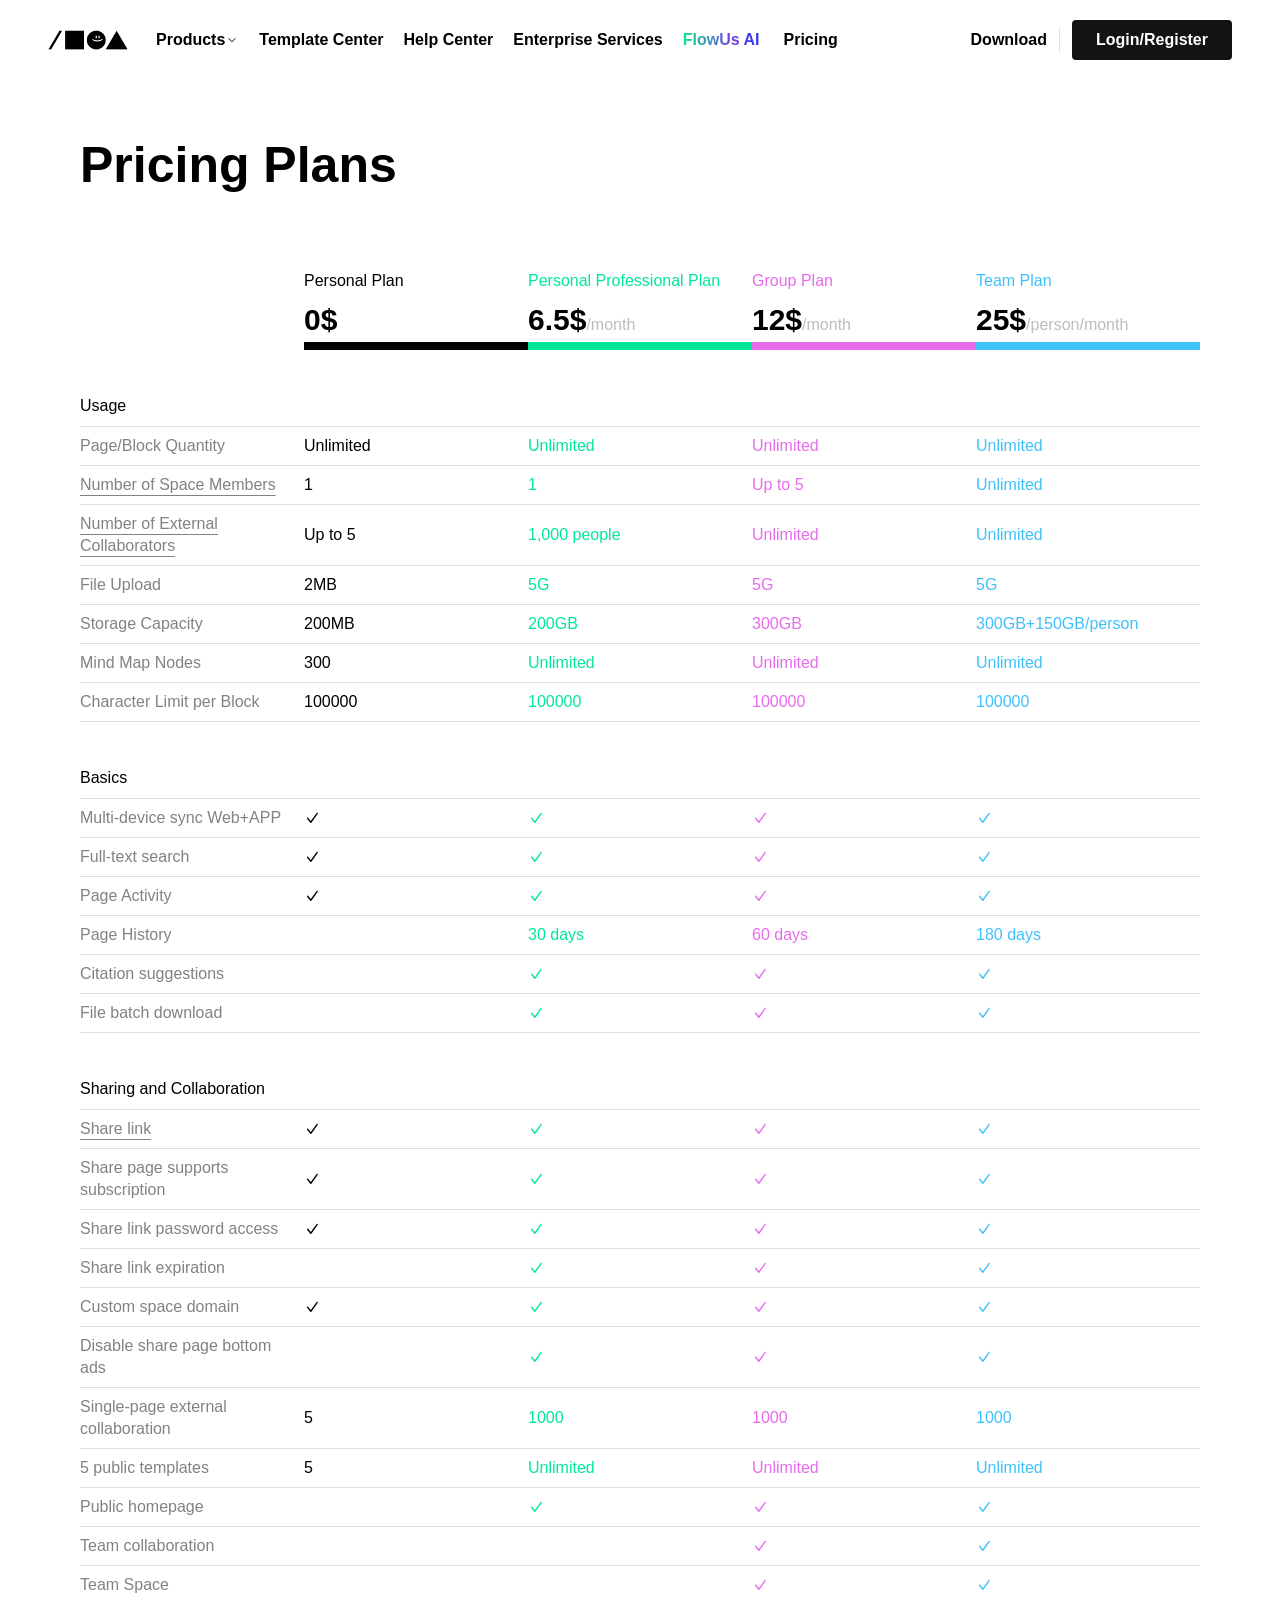
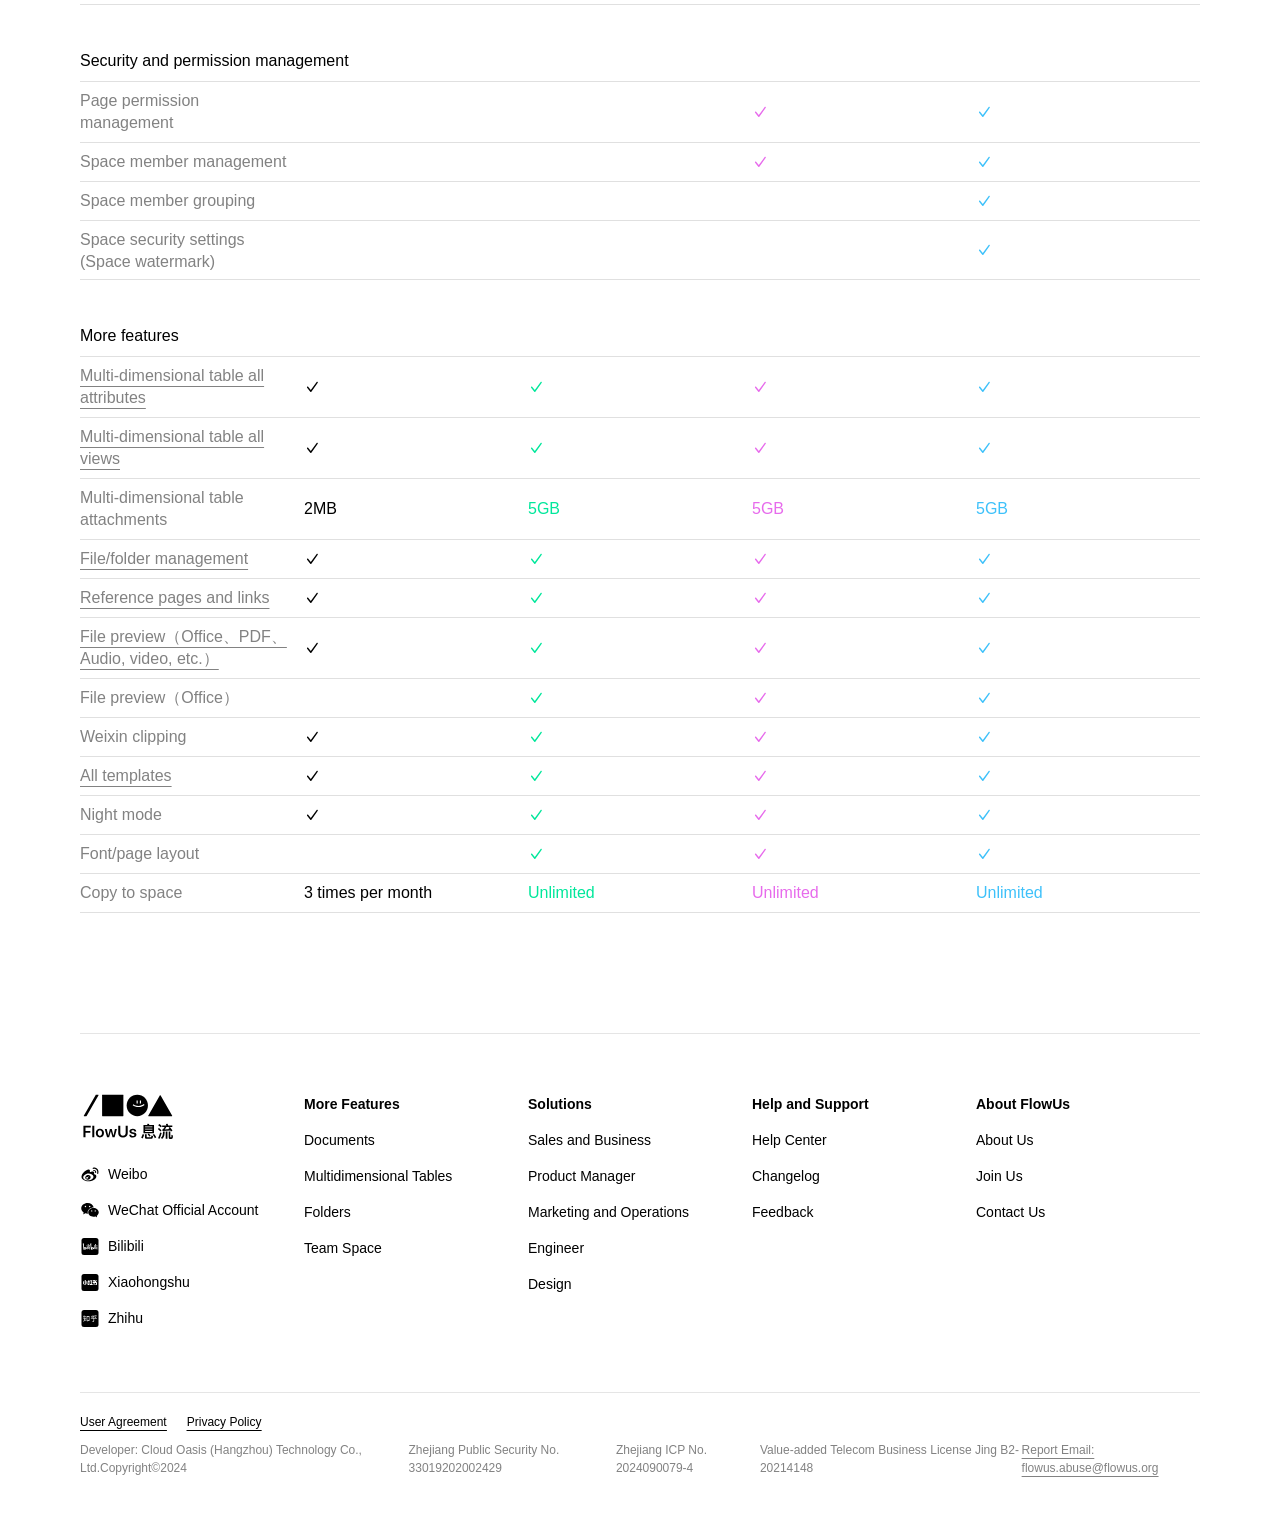
<file: playwright_output/pricing.html>
<!DOCTYPE html><html lang="en"><head><meta charset="utf-8"><meta name="viewport" content="width=device-width,initial-scale=1"><meta name="robots" content="index, follow"><meta name="theme-color" content="#000000"><link rel="manifest" href="/manifest.json"><link rel="shortcut icon" href="/favicon.png"><title>Register as a FlowUs Member - Free Access to Online Notes and Documents | FlowUs Official Website </title><meta name="description" content="FlowUs is a next-generation knowledge management and collaboration platform using cloud-based notes to provide online collaborative documents, multi-dimensional tables, flowcharts, cloud storage, and other versatile functions for both individuals and teams. Covering both mobile and desktop ecosystems, FlowUs enables users to achieve one-stop solutions for project management, knowledge bases, cloud storage, internal workflows, and more."><meta name="keywords" content="FlowUs, FlowUs Official Website, Knowledge Management, Collaboration Platform, Online Documents, Note-taking, Multi-dimensional Tables, Knowledge Base, Project Management, Cloud Documents"><meta name="subject" content="Flow us"><meta name="twitter:title" content="FlowUs Official Website - Next-Generation Knowledge Management and Collaboration Platform"><meta name="twitter:card" content="summary_large_image"><meta name="twitter:description" content="FlowUs is a next-generation knowledge management and collaboration platform using cloud-based notes to provide online collaborative documents, multi-dimensional tables, flowcharts, cloud storage, and other versatile functions for both individuals and teams. Covering both mobile and desktop ecosystems, FlowUs enables users to achieve one-stop solutions for project management, knowledge bases, cloud storage, internal workflows, and more."><meta name="twitter:image" content="https://flowus.tech/preview.jpg"><meta name="twitter:image:alt" content="FlowUs Material Image"><meta property="og:image" content="https://flowus.tech/preview.jpg"><meta property="og:title" content="FlowUs Official Website - Next-Generation Knowledge Management and Collaboration Platform"><meta property="og:type" content="website"><meta property="og:description" content="FlowUs is a next-generation knowledge management and collaboration platform using cloud-based notes to provide online collaborative documents, multi-dimensional tables, flowcharts, cloud storage, and other versatile functions for both individuals and teams. Covering both mobile and desktop ecosystems, FlowUs enables users to achieve one-stop solutions for project management, knowledge bases, cloud storage, internal workflows, and more."><meta property="og:site_name" content="FlowUs"><script type="text/javascript" charset="utf-8" async="" src="https://www.smartsuppchat.com/loader.js?"></script><script type="application/ld+json">{"@context":"https://schema.org","@type":"WebSite","name":"FlowUs","url":"https://flowus.app"}</script><!-- React disabled -->
<script>
window.addEventListener("DOMContentLoaded", function() { console.log("Content preserved"); });
</script><link href="./assets/main.d045d5cb.css" rel="stylesheet"><link rel="shortcut icon" href="[data-uri]" data-react-helmet="true"><meta name="keywords" content="FlowUs pricing, FlowUs membership, FlowUs cost, FlowUs official pricing, where to buy FlowUs, FlowUs invitation code" data-react-helmet="true"><meta name="description" content="FlowUs is a next-generation knowledge management and collaboration platform. Using cloud-based notes, it offers a variety of features for personal and team use, including online collaborative documents, multi-dimensional tables, flowcharts, cloud storage, and more. Available on both mobile and PC, FlowUs enables one-stop solutions for project management, knowledge bases, cloud storage, and internal workflows." data-react-helmet="true"><script type="text/javascript" data-react-helmet="true">
          var _smartsupp = _smartsupp || {};
          _smartsupp.key = '7169351d4423dc1c62f0234f7a58362358537aee';
          window.smartsupp||(function(d) {
            var s,c,o=smartsupp=function(){ o._.push(arguments)};o._=[];
            s=d.getElementsByTagName('script')[0];c=d.createElement('script');
            c.type='text/javascript';c.charset='utf-8';c.async=true;
            c.src='https://www.smartsuppchat.com/loader.js?';s.parentNode.insertBefore(c,s);
          })(document);
        </script></head><body><noscript>You need to enable JavaScript to run this app.</noscript><div id="root"><div class="App" style="background-color: white;"><header class="relative z-50 h-[80px] header-sm:sticky header-sm:h-16 header-sm:top-0 bg-white text-black"><div class="mediaNone fixed w-full flex justify-between items-center px-12 header-sm:hidden h-[80px] border-grey6 top-0 bg-white text-black" style="background-color: white;"><a class="flex items-center cursor-pointer flex-shrink-0" href="index.html"><img src="./assets/home-logo.78d948f2.3708f5f82c0549fd1920.png" alt="logo" class="w-20"></a><nav class="flex flex-1 items-center justify-start space-x-1 px-5 text-t1-medium mediaNone"><div class="flex items-center"><div class="flex items-center font-bold space-x-1 rounded animate-hover px-2 py-1 whitespace-nowrap">Products<svg width="14" height="14" viewBox="0 0 20 20" xmlns="http://www.w3.org/2000/svg" fill="black"><path fill-rule="evenodd" clip-rule="evenodd" d="M10.3535 12.8284L15.3032 7.87866L14.5961 7.17155L9.99992 11.7677L5.40373 7.17155L4.69662 7.87866L9.64637 12.8284C9.84163 13.0237 10.1582 13.0237 10.3535 12.8284Z"></path></svg></div><div data-tippy-root="true" id="tippy-1" style="z-index: 9999; visibility: visible; position: absolute; inset: 0px auto auto 0px; margin: 0px; transform: translate3d(148px, 58px, 0px);"><div class="tippy-box" data-state="visible" tabindex="-1" data-theme="none" data-animation="fade" role="tooltip" data-placement="bottom-start" style="max-width: 350px; transition-duration: 200ms;"><div class="tippy-content" data-state="visible" style="transition-duration: 200ms;"><div></div></div></div></div></div><a class="relative h-full flex items-center font-bold animate-hover px-2 py-1 rounded whitespace-nowrap" href="template.html" target="_self">Template Center</a><a class="relative h-full flex items-center font-bold animate-hover px-2 py-1 rounded whitespace-nowrap" href="https://docs.flowus.wiki/Help-center-11f323d1c3cc806799dfd455a71608be" target="_blank">Help Center</a><a class="relative h-full flex items-center font-bold animate-hover px-2 py-1 rounded whitespace-nowrap" href="firm.html" target="_self">Enterprise Services</a><a class="relative h-full flex items-center font-bold animate-hover px-2 py-1 rounded whitespace-nowrap" href="ai.html" target="_self"><span class="text-inter-gradient">FlowUs AI</span></a><div class="flex items-center"></div><a class="relative h-full flex items-center font-bold animate-hover px-2 py-1 rounded whitespace-nowrap" href="pricing.html" target="_self">Pricing</a></nav><div class="flex items-center space-x-4 mediaNone"><a class="h-full flex items-center text-t1 font-bold cursor-pointer flex-shrink-0" href="download.html">Download</a></div><span class="w-px h-6 bg-grey5 mx-3 flex-shrink-0 header-md:mx-2 mediaNone"></span><div class="flex items-center mediaNone"><a class="sm:py-2 sm:px-[36px] text-[16px] rounded text-center inline-flex font-semibold items-center justify-center cursor-pointer whitespace-nowrap text-white py-2 px-6 bg-black" href="pricing.html" style="background-color: rgb(19, 19, 19); color: white;">Login/Register</a></div></div><div class="relative mediaBlock header-sm:block  border-grey6 bg-white text-black"><div class="flex justify-between px-8 h-16 items-center"><a class="cursor-pointer" href="index.html"><img src="./assets/home-logo.78d948f2.3708f5f82c0549fd1920.png" alt="logo" class="w-20"></a><span class="mediaBlock"><svg fill="black" width="32" height="32" viewBox="0 0 32 32" xmlns="http://www.w3.org/2000/svg" class="block"><rect x="5" y="7.75" width="22" height="2.5"></rect><rect x="5" y="14.75" width="22" height="2.5"></rect><rect x="5" y="21.75" width="22" height="2.5"></rect></svg><svg fill="black" width="32" height="32" viewBox="0 0 32 32" xmlns="http://www.w3.org/2000/svg" class="hidden"><rect x="8.04517" y="22.1873" width="20" height="2.5" transform="rotate(-45 8.04517 22.1873)"></rect><rect x="22.1873" y="23.9548" width="20" height="2.5" transform="rotate(-135 22.1873 23.9548)"></rect></svg></span></div><div class="absolute px-8 bg-white py-2 w-full z-10 top-[62px]" style="box-shadow: rgba(0, 0, 0, 0.15) 0px 10px 10px; visibility: hidden; background-color: white;"><a class="text-[15px] h-12 flex items-center font-medium cursor-pointer" href="pricing.html">Login/Register</a><a class="text-[15px] h-12 flex items-center font-medium cursor-pointer" rel="noreferrer" href="template.html" target="_self">Template Center</a><a class="text-[15px] h-12 flex items-center font-medium cursor-pointer" rel="noreferrer" href="ai.html" target="_self"><img src="./assets/ai.0b3a8809.a1fc3824e3d16d58b443470baec4923d.svg" alt="FlowUs AI"></a><a class="text-[15px] h-12 flex items-center font-medium cursor-pointer" rel="noreferrer" href="firm.html" target="_self">Enterprise Services</a><a class="text-[15px] h-12 flex items-center font-medium cursor-pointer" rel="noreferrer" href="pricing.html" target="_self">Pricing</a><a class="text-[15px] h-12 flex items-center font-medium cursor-pointer" rel="noreferrer" href="download.html" target="_self">Download</a><a class="text-[15px] h-12 flex items-center font-medium cursor-pointer" href="page.html" target="_self">Documents</a><a class="text-[15px] h-12 flex items-center font-medium cursor-pointer" href="bitable.html" target="_self">Multidimensional Tables</a><a class="text-[15px] h-12 flex items-center font-medium cursor-pointer" href="folder.html" target="_self">Folders</a><a class="text-[15px] h-12 flex items-center font-medium cursor-pointer" href="cooperation.html" target="_self">Team Space</a></div></div></header><div><div><div id="__next" data-reactroot="true"><div class="flex w-full h-full transition-all"><div class="w-full h-full" style="width: 100%;"><div class="flex flex-col min-h-screen sm:w-full bg-white"><div><div></div></div><main class="root flex-1 sm:overflow-hidden mx-auto w-full max-w-[1440px]"><div><div class="px-20 block header-sm:hidden"><h1 class="mt-[30px] text-[50px] leading-[110px] font-semibold">Pricing Plans</h1><div class="pt-2.5 mt-10 flex"><div class="w-80 flex-1"></div><div class="w-60 flex-1 pb-1" style="border-bottom: 8px solid black;"><p class="text-[16px] leading-[22px] font-medium" style="color: black;">Personal Plan</p><p class="mt-2.5"><span class="text-[30px] leading-[36px] font-bold">0$</span></p></div><div class="w-60 flex-1 pb-1" style="border-bottom: 8px solid rgb(0, 231, 155);"><p class="text-[16px] leading-[22px] font-medium" style="color: rgb(0, 231, 155);">Personal Professional Plan</p><p class="mt-2.5"><span class="text-[30px] leading-[36px] font-bold">6.5$</span><span class="text-[16px] leading-[22px] text-grey4">/month</span></p></div><div class="w-60 flex-1 pb-1" style="border-bottom: 8px solid rgb(231, 107, 236);"><p class="text-[16px] leading-[22px] font-medium" style="color: rgb(231, 107, 236);">Group Plan</p><p class="mt-2.5"><span class="text-[30px] leading-[36px] font-bold">12$</span><span class="text-[16px] leading-[22px] text-grey4">/month</span></p></div><div class="w-60 flex-1 pb-1" style="border-bottom: 8px solid rgb(62, 193, 250);"><p class="text-[16px] leading-[22px] font-medium" style="color: rgb(62, 193, 250);">Team Plan</p><p class="mt-2.5"><span class="text-[30px] leading-[36px] font-bold">25$</span><span class="text-[16px] leading-[22px] text-grey4">/person/month</span></p></div></div><div class="mt-9"><p class="h-10 leading-10">Usage</p><div class="text-[16px] leading-[22px] py-2 flex items-center border-t border-grey5"><div class="w-[320px] flex-1 text-grey3"><span class="mr-2.5">Page/Block Quantity</span></div><span class="w-[235px] flex-1 text-black">Unlimited</span><span class="w-[235px] flex-1 text-[#00E79B]">Unlimited</span><span class="w-[235px] flex-1 text-[#E76BEC]">Unlimited</span><span class="w-[235px] flex-1 whitespace-nowrap text-[#3EC1FA]">Unlimited</span></div><div class="text-[16px] leading-[22px] py-2 flex items-center border-t border-grey5"><div class="w-[320px] flex-1 text-grey3"><a class="mr-2.5 underline" href="download.html" style="text-underline-offset: 5px;">Number of Space Members</a></div><span class="w-[235px] flex-1 text-black">1</span><span class="w-[235px] flex-1 text-[#00E79B]">1</span><span class="w-[235px] flex-1 text-[#E76BEC]">Up to 5</span><span class="w-[235px] flex-1 whitespace-nowrap text-[#3EC1FA]">Unlimited</span></div><div class="text-[16px] leading-[22px] py-2 flex items-center border-t border-grey5"><div class="w-[320px] flex-1 text-grey3"><a class="mr-2.5 underline" href="download.html" style="text-underline-offset: 5px;">Number of External Collaborators</a></div><span class="w-[235px] flex-1 text-black">Up to 5</span><span class="w-[235px] flex-1 text-[#00E79B]">1,000 people</span><span class="w-[235px] flex-1 text-[#E76BEC]">Unlimited</span><span class="w-[235px] flex-1 whitespace-nowrap text-[#3EC1FA]">Unlimited</span></div><div class="text-[16px] leading-[22px] py-2 flex items-center border-t border-grey5"><div class="w-[320px] flex-1 text-grey3"><span class="mr-2.5">File Upload</span></div><span class="w-[235px] flex-1 text-black">2MB</span><span class="w-[235px] flex-1 text-[#00E79B]">5G</span><span class="w-[235px] flex-1 text-[#E76BEC]">5G</span><span class="w-[235px] flex-1 whitespace-nowrap text-[#3EC1FA]">5G</span></div><div class="text-[16px] leading-[22px] py-2 flex items-center border-t border-grey5"><div class="w-[320px] flex-1 text-grey3"><span class="mr-2.5">Storage Capacity</span></div><span class="w-[235px] flex-1 text-black">200MB</span><span class="w-[235px] flex-1 text-[#00E79B]">200GB</span><span class="w-[235px] flex-1 text-[#E76BEC]">300GB</span><span class="w-[235px] flex-1 whitespace-nowrap text-[#3EC1FA]">300GB+150GB/person</span></div><div class="text-[16px] leading-[22px] py-2 flex items-center border-t border-grey5"><div class="w-[320px] flex-1 text-grey3"><span class="mr-2.5">Mind Map Nodes</span></div><span class="w-[235px] flex-1 text-black">300</span><span class="w-[235px] flex-1 text-[#00E79B]">Unlimited</span><span class="w-[235px] flex-1 text-[#E76BEC]">Unlimited</span><span class="w-[235px] flex-1 whitespace-nowrap text-[#3EC1FA]">Unlimited</span></div><div class="text-[16px] leading-[22px] py-2 flex items-center border-t border-grey5 border-b"><div class="w-[320px] flex-1 text-grey3"><span class="mr-2.5">Character Limit per Block</span></div><span class="w-[235px] flex-1 text-black">100000</span><span class="w-[235px] flex-1 text-[#00E79B]">100000</span><span class="w-[235px] flex-1 text-[#E76BEC]">100000</span><span class="w-[235px] flex-1 whitespace-nowrap text-[#3EC1FA]">100000</span></div></div><div class="mt-9"><p class="h-10 leading-10">Basics</p><div class="text-[16px] leading-[22px] py-2 flex items-center border-t border-grey5"><div class="w-[320px] flex-1 text-grey3"><span class="mr-2.5">Multi-device sync Web+APP</span></div><span class="w-[235px] flex-1 text-black"><svg width="1em" height="1em" viewBox="0 0 20 20" xmlns="http://www.w3.org/2000/svg" class="fill-current"><path fill-rule="evenodd" clip-rule="evenodd" d="M17.0228 3.6041C17.4025 3.88021 17.4864 4.41182 17.2103 4.79147L9.21031 15.7915C9.0544 16.0058 8.80741 16.1352 8.54241 16.1413C8.27741 16.1474 8.02473 16.0295 7.85914 15.8225L3.85914 10.8225C3.56589 10.4559 3.62532 9.92105 3.99189 9.62779C4.35846 9.33453 4.89336 9.39396 5.18662 9.76054L8.4907 13.8906L15.8355 3.79158C16.1116 3.41193 16.6432 3.32799 17.0228 3.6041Z"></path></svg></span><span class="w-[235px] flex-1 text-[#00E79B]"><svg width="1em" height="1em" viewBox="0 0 20 20" xmlns="http://www.w3.org/2000/svg" class="fill-current"><path fill-rule="evenodd" clip-rule="evenodd" d="M17.0228 3.6041C17.4025 3.88021 17.4864 4.41182 17.2103 4.79147L9.21031 15.7915C9.0544 16.0058 8.80741 16.1352 8.54241 16.1413C8.27741 16.1474 8.02473 16.0295 7.85914 15.8225L3.85914 10.8225C3.56589 10.4559 3.62532 9.92105 3.99189 9.62779C4.35846 9.33453 4.89336 9.39396 5.18662 9.76054L8.4907 13.8906L15.8355 3.79158C16.1116 3.41193 16.6432 3.32799 17.0228 3.6041Z"></path></svg></span><span class="w-[235px] flex-1 text-[#E76BEC]"><svg width="1em" height="1em" viewBox="0 0 20 20" xmlns="http://www.w3.org/2000/svg" class="fill-current"><path fill-rule="evenodd" clip-rule="evenodd" d="M17.0228 3.6041C17.4025 3.88021 17.4864 4.41182 17.2103 4.79147L9.21031 15.7915C9.0544 16.0058 8.80741 16.1352 8.54241 16.1413C8.27741 16.1474 8.02473 16.0295 7.85914 15.8225L3.85914 10.8225C3.56589 10.4559 3.62532 9.92105 3.99189 9.62779C4.35846 9.33453 4.89336 9.39396 5.18662 9.76054L8.4907 13.8906L15.8355 3.79158C16.1116 3.41193 16.6432 3.32799 17.0228 3.6041Z"></path></svg></span><span class="w-[235px] flex-1 whitespace-nowrap text-[#3EC1FA]"><svg width="1em" height="1em" viewBox="0 0 20 20" xmlns="http://www.w3.org/2000/svg" class="fill-current"><path fill-rule="evenodd" clip-rule="evenodd" d="M17.0228 3.6041C17.4025 3.88021 17.4864 4.41182 17.2103 4.79147L9.21031 15.7915C9.0544 16.0058 8.80741 16.1352 8.54241 16.1413C8.27741 16.1474 8.02473 16.0295 7.85914 15.8225L3.85914 10.8225C3.56589 10.4559 3.62532 9.92105 3.99189 9.62779C4.35846 9.33453 4.89336 9.39396 5.18662 9.76054L8.4907 13.8906L15.8355 3.79158C16.1116 3.41193 16.6432 3.32799 17.0228 3.6041Z"></path></svg></span></div><div class="text-[16px] leading-[22px] py-2 flex items-center border-t border-grey5"><div class="w-[320px] flex-1 text-grey3"><span class="mr-2.5">Full-text search</span></div><span class="w-[235px] flex-1 text-black"><svg width="1em" height="1em" viewBox="0 0 20 20" xmlns="http://www.w3.org/2000/svg" class="fill-current"><path fill-rule="evenodd" clip-rule="evenodd" d="M17.0228 3.6041C17.4025 3.88021 17.4864 4.41182 17.2103 4.79147L9.21031 15.7915C9.0544 16.0058 8.80741 16.1352 8.54241 16.1413C8.27741 16.1474 8.02473 16.0295 7.85914 15.8225L3.85914 10.8225C3.56589 10.4559 3.62532 9.92105 3.99189 9.62779C4.35846 9.33453 4.89336 9.39396 5.18662 9.76054L8.4907 13.8906L15.8355 3.79158C16.1116 3.41193 16.6432 3.32799 17.0228 3.6041Z"></path></svg></span><span class="w-[235px] flex-1 text-[#00E79B]"><svg width="1em" height="1em" viewBox="0 0 20 20" xmlns="http://www.w3.org/2000/svg" class="fill-current"><path fill-rule="evenodd" clip-rule="evenodd" d="M17.0228 3.6041C17.4025 3.88021 17.4864 4.41182 17.2103 4.79147L9.21031 15.7915C9.0544 16.0058 8.80741 16.1352 8.54241 16.1413C8.27741 16.1474 8.02473 16.0295 7.85914 15.8225L3.85914 10.8225C3.56589 10.4559 3.62532 9.92105 3.99189 9.62779C4.35846 9.33453 4.89336 9.39396 5.18662 9.76054L8.4907 13.8906L15.8355 3.79158C16.1116 3.41193 16.6432 3.32799 17.0228 3.6041Z"></path></svg></span><span class="w-[235px] flex-1 text-[#E76BEC]"><svg width="1em" height="1em" viewBox="0 0 20 20" xmlns="http://www.w3.org/2000/svg" class="fill-current"><path fill-rule="evenodd" clip-rule="evenodd" d="M17.0228 3.6041C17.4025 3.88021 17.4864 4.41182 17.2103 4.79147L9.21031 15.7915C9.0544 16.0058 8.80741 16.1352 8.54241 16.1413C8.27741 16.1474 8.02473 16.0295 7.85914 15.8225L3.85914 10.8225C3.56589 10.4559 3.62532 9.92105 3.99189 9.62779C4.35846 9.33453 4.89336 9.39396 5.18662 9.76054L8.4907 13.8906L15.8355 3.79158C16.1116 3.41193 16.6432 3.32799 17.0228 3.6041Z"></path></svg></span><span class="w-[235px] flex-1 whitespace-nowrap text-[#3EC1FA]"><svg width="1em" height="1em" viewBox="0 0 20 20" xmlns="http://www.w3.org/2000/svg" class="fill-current"><path fill-rule="evenodd" clip-rule="evenodd" d="M17.0228 3.6041C17.4025 3.88021 17.4864 4.41182 17.2103 4.79147L9.21031 15.7915C9.0544 16.0058 8.80741 16.1352 8.54241 16.1413C8.27741 16.1474 8.02473 16.0295 7.85914 15.8225L3.85914 10.8225C3.56589 10.4559 3.62532 9.92105 3.99189 9.62779C4.35846 9.33453 4.89336 9.39396 5.18662 9.76054L8.4907 13.8906L15.8355 3.79158C16.1116 3.41193 16.6432 3.32799 17.0228 3.6041Z"></path></svg></span></div><div class="text-[16px] leading-[22px] py-2 flex items-center border-t border-grey5"><div class="w-[320px] flex-1 text-grey3"><span class="mr-2.5">Page Activity</span></div><span class="w-[235px] flex-1 text-black"><svg width="1em" height="1em" viewBox="0 0 20 20" xmlns="http://www.w3.org/2000/svg" class="fill-current"><path fill-rule="evenodd" clip-rule="evenodd" d="M17.0228 3.6041C17.4025 3.88021 17.4864 4.41182 17.2103 4.79147L9.21031 15.7915C9.0544 16.0058 8.80741 16.1352 8.54241 16.1413C8.27741 16.1474 8.02473 16.0295 7.85914 15.8225L3.85914 10.8225C3.56589 10.4559 3.62532 9.92105 3.99189 9.62779C4.35846 9.33453 4.89336 9.39396 5.18662 9.76054L8.4907 13.8906L15.8355 3.79158C16.1116 3.41193 16.6432 3.32799 17.0228 3.6041Z"></path></svg></span><span class="w-[235px] flex-1 text-[#00E79B]"><svg width="1em" height="1em" viewBox="0 0 20 20" xmlns="http://www.w3.org/2000/svg" class="fill-current"><path fill-rule="evenodd" clip-rule="evenodd" d="M17.0228 3.6041C17.4025 3.88021 17.4864 4.41182 17.2103 4.79147L9.21031 15.7915C9.0544 16.0058 8.80741 16.1352 8.54241 16.1413C8.27741 16.1474 8.02473 16.0295 7.85914 15.8225L3.85914 10.8225C3.56589 10.4559 3.62532 9.92105 3.99189 9.62779C4.35846 9.33453 4.89336 9.39396 5.18662 9.76054L8.4907 13.8906L15.8355 3.79158C16.1116 3.41193 16.6432 3.32799 17.0228 3.6041Z"></path></svg></span><span class="w-[235px] flex-1 text-[#E76BEC]"><svg width="1em" height="1em" viewBox="0 0 20 20" xmlns="http://www.w3.org/2000/svg" class="fill-current"><path fill-rule="evenodd" clip-rule="evenodd" d="M17.0228 3.6041C17.4025 3.88021 17.4864 4.41182 17.2103 4.79147L9.21031 15.7915C9.0544 16.0058 8.80741 16.1352 8.54241 16.1413C8.27741 16.1474 8.02473 16.0295 7.85914 15.8225L3.85914 10.8225C3.56589 10.4559 3.62532 9.92105 3.99189 9.62779C4.35846 9.33453 4.89336 9.39396 5.18662 9.76054L8.4907 13.8906L15.8355 3.79158C16.1116 3.41193 16.6432 3.32799 17.0228 3.6041Z"></path></svg></span><span class="w-[235px] flex-1 whitespace-nowrap text-[#3EC1FA]"><svg width="1em" height="1em" viewBox="0 0 20 20" xmlns="http://www.w3.org/2000/svg" class="fill-current"><path fill-rule="evenodd" clip-rule="evenodd" d="M17.0228 3.6041C17.4025 3.88021 17.4864 4.41182 17.2103 4.79147L9.21031 15.7915C9.0544 16.0058 8.80741 16.1352 8.54241 16.1413C8.27741 16.1474 8.02473 16.0295 7.85914 15.8225L3.85914 10.8225C3.56589 10.4559 3.62532 9.92105 3.99189 9.62779C4.35846 9.33453 4.89336 9.39396 5.18662 9.76054L8.4907 13.8906L15.8355 3.79158C16.1116 3.41193 16.6432 3.32799 17.0228 3.6041Z"></path></svg></span></div><div class="text-[16px] leading-[22px] py-2 flex items-center border-t border-grey5"><div class="w-[320px] flex-1 text-grey3"><span class="mr-2.5">Page History</span></div><span class="w-[235px] flex-1 text-black"></span><span class="w-[235px] flex-1 text-[#00E79B]">30 days</span><span class="w-[235px] flex-1 text-[#E76BEC]">60 days</span><span class="w-[235px] flex-1 whitespace-nowrap text-[#3EC1FA]">180 days</span></div><div class="text-[16px] leading-[22px] py-2 flex items-center border-t border-grey5"><div class="w-[320px] flex-1 text-grey3"><span class="mr-2.5">Citation suggestions</span></div><span class="w-[235px] flex-1 text-black"></span><span class="w-[235px] flex-1 text-[#00E79B]"><svg width="1em" height="1em" viewBox="0 0 20 20" xmlns="http://www.w3.org/2000/svg" class="fill-current"><path fill-rule="evenodd" clip-rule="evenodd" d="M17.0228 3.6041C17.4025 3.88021 17.4864 4.41182 17.2103 4.79147L9.21031 15.7915C9.0544 16.0058 8.80741 16.1352 8.54241 16.1413C8.27741 16.1474 8.02473 16.0295 7.85914 15.8225L3.85914 10.8225C3.56589 10.4559 3.62532 9.92105 3.99189 9.62779C4.35846 9.33453 4.89336 9.39396 5.18662 9.76054L8.4907 13.8906L15.8355 3.79158C16.1116 3.41193 16.6432 3.32799 17.0228 3.6041Z"></path></svg></span><span class="w-[235px] flex-1 text-[#E76BEC]"><svg width="1em" height="1em" viewBox="0 0 20 20" xmlns="http://www.w3.org/2000/svg" class="fill-current"><path fill-rule="evenodd" clip-rule="evenodd" d="M17.0228 3.6041C17.4025 3.88021 17.4864 4.41182 17.2103 4.79147L9.21031 15.7915C9.0544 16.0058 8.80741 16.1352 8.54241 16.1413C8.27741 16.1474 8.02473 16.0295 7.85914 15.8225L3.85914 10.8225C3.56589 10.4559 3.62532 9.92105 3.99189 9.62779C4.35846 9.33453 4.89336 9.39396 5.18662 9.76054L8.4907 13.8906L15.8355 3.79158C16.1116 3.41193 16.6432 3.32799 17.0228 3.6041Z"></path></svg></span><span class="w-[235px] flex-1 whitespace-nowrap text-[#3EC1FA]"><svg width="1em" height="1em" viewBox="0 0 20 20" xmlns="http://www.w3.org/2000/svg" class="fill-current"><path fill-rule="evenodd" clip-rule="evenodd" d="M17.0228 3.6041C17.4025 3.88021 17.4864 4.41182 17.2103 4.79147L9.21031 15.7915C9.0544 16.0058 8.80741 16.1352 8.54241 16.1413C8.27741 16.1474 8.02473 16.0295 7.85914 15.8225L3.85914 10.8225C3.56589 10.4559 3.62532 9.92105 3.99189 9.62779C4.35846 9.33453 4.89336 9.39396 5.18662 9.76054L8.4907 13.8906L15.8355 3.79158C16.1116 3.41193 16.6432 3.32799 17.0228 3.6041Z"></path></svg></span></div><div class="text-[16px] leading-[22px] py-2 flex items-center border-t border-grey5 border-b"><div class="w-[320px] flex-1 text-grey3"><span class="mr-2.5">File batch download</span></div><span class="w-[235px] flex-1 text-black"></span><span class="w-[235px] flex-1 text-[#00E79B]"><svg width="1em" height="1em" viewBox="0 0 20 20" xmlns="http://www.w3.org/2000/svg" class="fill-current"><path fill-rule="evenodd" clip-rule="evenodd" d="M17.0228 3.6041C17.4025 3.88021 17.4864 4.41182 17.2103 4.79147L9.21031 15.7915C9.0544 16.0058 8.80741 16.1352 8.54241 16.1413C8.27741 16.1474 8.02473 16.0295 7.85914 15.8225L3.85914 10.8225C3.56589 10.4559 3.62532 9.92105 3.99189 9.62779C4.35846 9.33453 4.89336 9.39396 5.18662 9.76054L8.4907 13.8906L15.8355 3.79158C16.1116 3.41193 16.6432 3.32799 17.0228 3.6041Z"></path></svg></span><span class="w-[235px] flex-1 text-[#E76BEC]"><svg width="1em" height="1em" viewBox="0 0 20 20" xmlns="http://www.w3.org/2000/svg" class="fill-current"><path fill-rule="evenodd" clip-rule="evenodd" d="M17.0228 3.6041C17.4025 3.88021 17.4864 4.41182 17.2103 4.79147L9.21031 15.7915C9.0544 16.0058 8.80741 16.1352 8.54241 16.1413C8.27741 16.1474 8.02473 16.0295 7.85914 15.8225L3.85914 10.8225C3.56589 10.4559 3.62532 9.92105 3.99189 9.62779C4.35846 9.33453 4.89336 9.39396 5.18662 9.76054L8.4907 13.8906L15.8355 3.79158C16.1116 3.41193 16.6432 3.32799 17.0228 3.6041Z"></path></svg></span><span class="w-[235px] flex-1 whitespace-nowrap text-[#3EC1FA]"><svg width="1em" height="1em" viewBox="0 0 20 20" xmlns="http://www.w3.org/2000/svg" class="fill-current"><path fill-rule="evenodd" clip-rule="evenodd" d="M17.0228 3.6041C17.4025 3.88021 17.4864 4.41182 17.2103 4.79147L9.21031 15.7915C9.0544 16.0058 8.80741 16.1352 8.54241 16.1413C8.27741 16.1474 8.02473 16.0295 7.85914 15.8225L3.85914 10.8225C3.56589 10.4559 3.62532 9.92105 3.99189 9.62779C4.35846 9.33453 4.89336 9.39396 5.18662 9.76054L8.4907 13.8906L15.8355 3.79158C16.1116 3.41193 16.6432 3.32799 17.0228 3.6041Z"></path></svg></span></div></div><div class="mt-9"><p class="h-10 leading-10">Sharing and Collaboration</p><div class="text-[16px] leading-[22px] py-2 flex items-center border-t border-grey5"><div class="w-[320px] flex-1 text-grey3"><a class="mr-2.5 underline" href="download.html" style="text-underline-offset: 5px;">Share link</a></div><span class="w-[235px] flex-1 text-black"><svg width="1em" height="1em" viewBox="0 0 20 20" xmlns="http://www.w3.org/2000/svg" class="fill-current"><path fill-rule="evenodd" clip-rule="evenodd" d="M17.0228 3.6041C17.4025 3.88021 17.4864 4.41182 17.2103 4.79147L9.21031 15.7915C9.0544 16.0058 8.80741 16.1352 8.54241 16.1413C8.27741 16.1474 8.02473 16.0295 7.85914 15.8225L3.85914 10.8225C3.56589 10.4559 3.62532 9.92105 3.99189 9.62779C4.35846 9.33453 4.89336 9.39396 5.18662 9.76054L8.4907 13.8906L15.8355 3.79158C16.1116 3.41193 16.6432 3.32799 17.0228 3.6041Z"></path></svg></span><span class="w-[235px] flex-1 text-[#00E79B]"><svg width="1em" height="1em" viewBox="0 0 20 20" xmlns="http://www.w3.org/2000/svg" class="fill-current"><path fill-rule="evenodd" clip-rule="evenodd" d="M17.0228 3.6041C17.4025 3.88021 17.4864 4.41182 17.2103 4.79147L9.21031 15.7915C9.0544 16.0058 8.80741 16.1352 8.54241 16.1413C8.27741 16.1474 8.02473 16.0295 7.85914 15.8225L3.85914 10.8225C3.56589 10.4559 3.62532 9.92105 3.99189 9.62779C4.35846 9.33453 4.89336 9.39396 5.18662 9.76054L8.4907 13.8906L15.8355 3.79158C16.1116 3.41193 16.6432 3.32799 17.0228 3.6041Z"></path></svg></span><span class="w-[235px] flex-1 text-[#E76BEC]"><svg width="1em" height="1em" viewBox="0 0 20 20" xmlns="http://www.w3.org/2000/svg" class="fill-current"><path fill-rule="evenodd" clip-rule="evenodd" d="M17.0228 3.6041C17.4025 3.88021 17.4864 4.41182 17.2103 4.79147L9.21031 15.7915C9.0544 16.0058 8.80741 16.1352 8.54241 16.1413C8.27741 16.1474 8.02473 16.0295 7.85914 15.8225L3.85914 10.8225C3.56589 10.4559 3.62532 9.92105 3.99189 9.62779C4.35846 9.33453 4.89336 9.39396 5.18662 9.76054L8.4907 13.8906L15.8355 3.79158C16.1116 3.41193 16.6432 3.32799 17.0228 3.6041Z"></path></svg></span><span class="w-[235px] flex-1 whitespace-nowrap text-[#3EC1FA]"><svg width="1em" height="1em" viewBox="0 0 20 20" xmlns="http://www.w3.org/2000/svg" class="fill-current"><path fill-rule="evenodd" clip-rule="evenodd" d="M17.0228 3.6041C17.4025 3.88021 17.4864 4.41182 17.2103 4.79147L9.21031 15.7915C9.0544 16.0058 8.80741 16.1352 8.54241 16.1413C8.27741 16.1474 8.02473 16.0295 7.85914 15.8225L3.85914 10.8225C3.56589 10.4559 3.62532 9.92105 3.99189 9.62779C4.35846 9.33453 4.89336 9.39396 5.18662 9.76054L8.4907 13.8906L15.8355 3.79158C16.1116 3.41193 16.6432 3.32799 17.0228 3.6041Z"></path></svg></span></div><div class="text-[16px] leading-[22px] py-2 flex items-center border-t border-grey5"><div class="w-[320px] flex-1 text-grey3"><span class="mr-2.5">Share page supports subscription</span></div><span class="w-[235px] flex-1 text-black"><svg width="1em" height="1em" viewBox="0 0 20 20" xmlns="http://www.w3.org/2000/svg" class="fill-current"><path fill-rule="evenodd" clip-rule="evenodd" d="M17.0228 3.6041C17.4025 3.88021 17.4864 4.41182 17.2103 4.79147L9.21031 15.7915C9.0544 16.0058 8.80741 16.1352 8.54241 16.1413C8.27741 16.1474 8.02473 16.0295 7.85914 15.8225L3.85914 10.8225C3.56589 10.4559 3.62532 9.92105 3.99189 9.62779C4.35846 9.33453 4.89336 9.39396 5.18662 9.76054L8.4907 13.8906L15.8355 3.79158C16.1116 3.41193 16.6432 3.32799 17.0228 3.6041Z"></path></svg></span><span class="w-[235px] flex-1 text-[#00E79B]"><svg width="1em" height="1em" viewBox="0 0 20 20" xmlns="http://www.w3.org/2000/svg" class="fill-current"><path fill-rule="evenodd" clip-rule="evenodd" d="M17.0228 3.6041C17.4025 3.88021 17.4864 4.41182 17.2103 4.79147L9.21031 15.7915C9.0544 16.0058 8.80741 16.1352 8.54241 16.1413C8.27741 16.1474 8.02473 16.0295 7.85914 15.8225L3.85914 10.8225C3.56589 10.4559 3.62532 9.92105 3.99189 9.62779C4.35846 9.33453 4.89336 9.39396 5.18662 9.76054L8.4907 13.8906L15.8355 3.79158C16.1116 3.41193 16.6432 3.32799 17.0228 3.6041Z"></path></svg></span><span class="w-[235px] flex-1 text-[#E76BEC]"><svg width="1em" height="1em" viewBox="0 0 20 20" xmlns="http://www.w3.org/2000/svg" class="fill-current"><path fill-rule="evenodd" clip-rule="evenodd" d="M17.0228 3.6041C17.4025 3.88021 17.4864 4.41182 17.2103 4.79147L9.21031 15.7915C9.0544 16.0058 8.80741 16.1352 8.54241 16.1413C8.27741 16.1474 8.02473 16.0295 7.85914 15.8225L3.85914 10.8225C3.56589 10.4559 3.62532 9.92105 3.99189 9.62779C4.35846 9.33453 4.89336 9.39396 5.18662 9.76054L8.4907 13.8906L15.8355 3.79158C16.1116 3.41193 16.6432 3.32799 17.0228 3.6041Z"></path></svg></span><span class="w-[235px] flex-1 whitespace-nowrap text-[#3EC1FA]"><svg width="1em" height="1em" viewBox="0 0 20 20" xmlns="http://www.w3.org/2000/svg" class="fill-current"><path fill-rule="evenodd" clip-rule="evenodd" d="M17.0228 3.6041C17.4025 3.88021 17.4864 4.41182 17.2103 4.79147L9.21031 15.7915C9.0544 16.0058 8.80741 16.1352 8.54241 16.1413C8.27741 16.1474 8.02473 16.0295 7.85914 15.8225L3.85914 10.8225C3.56589 10.4559 3.62532 9.92105 3.99189 9.62779C4.35846 9.33453 4.89336 9.39396 5.18662 9.76054L8.4907 13.8906L15.8355 3.79158C16.1116 3.41193 16.6432 3.32799 17.0228 3.6041Z"></path></svg></span></div><div class="text-[16px] leading-[22px] py-2 flex items-center border-t border-grey5"><div class="w-[320px] flex-1 text-grey3"><span class="mr-2.5">Share link password access</span></div><span class="w-[235px] flex-1 text-black"><svg width="1em" height="1em" viewBox="0 0 20 20" xmlns="http://www.w3.org/2000/svg" class="fill-current"><path fill-rule="evenodd" clip-rule="evenodd" d="M17.0228 3.6041C17.4025 3.88021 17.4864 4.41182 17.2103 4.79147L9.21031 15.7915C9.0544 16.0058 8.80741 16.1352 8.54241 16.1413C8.27741 16.1474 8.02473 16.0295 7.85914 15.8225L3.85914 10.8225C3.56589 10.4559 3.62532 9.92105 3.99189 9.62779C4.35846 9.33453 4.89336 9.39396 5.18662 9.76054L8.4907 13.8906L15.8355 3.79158C16.1116 3.41193 16.6432 3.32799 17.0228 3.6041Z"></path></svg></span><span class="w-[235px] flex-1 text-[#00E79B]"><svg width="1em" height="1em" viewBox="0 0 20 20" xmlns="http://www.w3.org/2000/svg" class="fill-current"><path fill-rule="evenodd" clip-rule="evenodd" d="M17.0228 3.6041C17.4025 3.88021 17.4864 4.41182 17.2103 4.79147L9.21031 15.7915C9.0544 16.0058 8.80741 16.1352 8.54241 16.1413C8.27741 16.1474 8.02473 16.0295 7.85914 15.8225L3.85914 10.8225C3.56589 10.4559 3.62532 9.92105 3.99189 9.62779C4.35846 9.33453 4.89336 9.39396 5.18662 9.76054L8.4907 13.8906L15.8355 3.79158C16.1116 3.41193 16.6432 3.32799 17.0228 3.6041Z"></path></svg></span><span class="w-[235px] flex-1 text-[#E76BEC]"><svg width="1em" height="1em" viewBox="0 0 20 20" xmlns="http://www.w3.org/2000/svg" class="fill-current"><path fill-rule="evenodd" clip-rule="evenodd" d="M17.0228 3.6041C17.4025 3.88021 17.4864 4.41182 17.2103 4.79147L9.21031 15.7915C9.0544 16.0058 8.80741 16.1352 8.54241 16.1413C8.27741 16.1474 8.02473 16.0295 7.85914 15.8225L3.85914 10.8225C3.56589 10.4559 3.62532 9.92105 3.99189 9.62779C4.35846 9.33453 4.89336 9.39396 5.18662 9.76054L8.4907 13.8906L15.8355 3.79158C16.1116 3.41193 16.6432 3.32799 17.0228 3.6041Z"></path></svg></span><span class="w-[235px] flex-1 whitespace-nowrap text-[#3EC1FA]"><svg width="1em" height="1em" viewBox="0 0 20 20" xmlns="http://www.w3.org/2000/svg" class="fill-current"><path fill-rule="evenodd" clip-rule="evenodd" d="M17.0228 3.6041C17.4025 3.88021 17.4864 4.41182 17.2103 4.79147L9.21031 15.7915C9.0544 16.0058 8.80741 16.1352 8.54241 16.1413C8.27741 16.1474 8.02473 16.0295 7.85914 15.8225L3.85914 10.8225C3.56589 10.4559 3.62532 9.92105 3.99189 9.62779C4.35846 9.33453 4.89336 9.39396 5.18662 9.76054L8.4907 13.8906L15.8355 3.79158C16.1116 3.41193 16.6432 3.32799 17.0228 3.6041Z"></path></svg></span></div><div class="text-[16px] leading-[22px] py-2 flex items-center border-t border-grey5"><div class="w-[320px] flex-1 text-grey3"><span class="mr-2.5">Share link expiration</span></div><span class="w-[235px] flex-1 text-black"></span><span class="w-[235px] flex-1 text-[#00E79B]"><svg width="1em" height="1em" viewBox="0 0 20 20" xmlns="http://www.w3.org/2000/svg" class="fill-current"><path fill-rule="evenodd" clip-rule="evenodd" d="M17.0228 3.6041C17.4025 3.88021 17.4864 4.41182 17.2103 4.79147L9.21031 15.7915C9.0544 16.0058 8.80741 16.1352 8.54241 16.1413C8.27741 16.1474 8.02473 16.0295 7.85914 15.8225L3.85914 10.8225C3.56589 10.4559 3.62532 9.92105 3.99189 9.62779C4.35846 9.33453 4.89336 9.39396 5.18662 9.76054L8.4907 13.8906L15.8355 3.79158C16.1116 3.41193 16.6432 3.32799 17.0228 3.6041Z"></path></svg></span><span class="w-[235px] flex-1 text-[#E76BEC]"><svg width="1em" height="1em" viewBox="0 0 20 20" xmlns="http://www.w3.org/2000/svg" class="fill-current"><path fill-rule="evenodd" clip-rule="evenodd" d="M17.0228 3.6041C17.4025 3.88021 17.4864 4.41182 17.2103 4.79147L9.21031 15.7915C9.0544 16.0058 8.80741 16.1352 8.54241 16.1413C8.27741 16.1474 8.02473 16.0295 7.85914 15.8225L3.85914 10.8225C3.56589 10.4559 3.62532 9.92105 3.99189 9.62779C4.35846 9.33453 4.89336 9.39396 5.18662 9.76054L8.4907 13.8906L15.8355 3.79158C16.1116 3.41193 16.6432 3.32799 17.0228 3.6041Z"></path></svg></span><span class="w-[235px] flex-1 whitespace-nowrap text-[#3EC1FA]"><svg width="1em" height="1em" viewBox="0 0 20 20" xmlns="http://www.w3.org/2000/svg" class="fill-current"><path fill-rule="evenodd" clip-rule="evenodd" d="M17.0228 3.6041C17.4025 3.88021 17.4864 4.41182 17.2103 4.79147L9.21031 15.7915C9.0544 16.0058 8.80741 16.1352 8.54241 16.1413C8.27741 16.1474 8.02473 16.0295 7.85914 15.8225L3.85914 10.8225C3.56589 10.4559 3.62532 9.92105 3.99189 9.62779C4.35846 9.33453 4.89336 9.39396 5.18662 9.76054L8.4907 13.8906L15.8355 3.79158C16.1116 3.41193 16.6432 3.32799 17.0228 3.6041Z"></path></svg></span></div><div class="text-[16px] leading-[22px] py-2 flex items-center border-t border-grey5"><div class="w-[320px] flex-1 text-grey3"><span class="mr-2.5">Custom space domain</span></div><span class="w-[235px] flex-1 text-black"><svg width="1em" height="1em" viewBox="0 0 20 20" xmlns="http://www.w3.org/2000/svg" class="fill-current"><path fill-rule="evenodd" clip-rule="evenodd" d="M17.0228 3.6041C17.4025 3.88021 17.4864 4.41182 17.2103 4.79147L9.21031 15.7915C9.0544 16.0058 8.80741 16.1352 8.54241 16.1413C8.27741 16.1474 8.02473 16.0295 7.85914 15.8225L3.85914 10.8225C3.56589 10.4559 3.62532 9.92105 3.99189 9.62779C4.35846 9.33453 4.89336 9.39396 5.18662 9.76054L8.4907 13.8906L15.8355 3.79158C16.1116 3.41193 16.6432 3.32799 17.0228 3.6041Z"></path></svg></span><span class="w-[235px] flex-1 text-[#00E79B]"><svg width="1em" height="1em" viewBox="0 0 20 20" xmlns="http://www.w3.org/2000/svg" class="fill-current"><path fill-rule="evenodd" clip-rule="evenodd" d="M17.0228 3.6041C17.4025 3.88021 17.4864 4.41182 17.2103 4.79147L9.21031 15.7915C9.0544 16.0058 8.80741 16.1352 8.54241 16.1413C8.27741 16.1474 8.02473 16.0295 7.85914 15.8225L3.85914 10.8225C3.56589 10.4559 3.62532 9.92105 3.99189 9.62779C4.35846 9.33453 4.89336 9.39396 5.18662 9.76054L8.4907 13.8906L15.8355 3.79158C16.1116 3.41193 16.6432 3.32799 17.0228 3.6041Z"></path></svg></span><span class="w-[235px] flex-1 text-[#E76BEC]"><svg width="1em" height="1em" viewBox="0 0 20 20" xmlns="http://www.w3.org/2000/svg" class="fill-current"><path fill-rule="evenodd" clip-rule="evenodd" d="M17.0228 3.6041C17.4025 3.88021 17.4864 4.41182 17.2103 4.79147L9.21031 15.7915C9.0544 16.0058 8.80741 16.1352 8.54241 16.1413C8.27741 16.1474 8.02473 16.0295 7.85914 15.8225L3.85914 10.8225C3.56589 10.4559 3.62532 9.92105 3.99189 9.62779C4.35846 9.33453 4.89336 9.39396 5.18662 9.76054L8.4907 13.8906L15.8355 3.79158C16.1116 3.41193 16.6432 3.32799 17.0228 3.6041Z"></path></svg></span><span class="w-[235px] flex-1 whitespace-nowrap text-[#3EC1FA]"><svg width="1em" height="1em" viewBox="0 0 20 20" xmlns="http://www.w3.org/2000/svg" class="fill-current"><path fill-rule="evenodd" clip-rule="evenodd" d="M17.0228 3.6041C17.4025 3.88021 17.4864 4.41182 17.2103 4.79147L9.21031 15.7915C9.0544 16.0058 8.80741 16.1352 8.54241 16.1413C8.27741 16.1474 8.02473 16.0295 7.85914 15.8225L3.85914 10.8225C3.56589 10.4559 3.62532 9.92105 3.99189 9.62779C4.35846 9.33453 4.89336 9.39396 5.18662 9.76054L8.4907 13.8906L15.8355 3.79158C16.1116 3.41193 16.6432 3.32799 17.0228 3.6041Z"></path></svg></span></div><div class="text-[16px] leading-[22px] py-2 flex items-center border-t border-grey5"><div class="w-[320px] flex-1 text-grey3"><span class="mr-2.5">Disable share page bottom ads</span></div><span class="w-[235px] flex-1 text-black"></span><span class="w-[235px] flex-1 text-[#00E79B]"><svg width="1em" height="1em" viewBox="0 0 20 20" xmlns="http://www.w3.org/2000/svg" class="fill-current"><path fill-rule="evenodd" clip-rule="evenodd" d="M17.0228 3.6041C17.4025 3.88021 17.4864 4.41182 17.2103 4.79147L9.21031 15.7915C9.0544 16.0058 8.80741 16.1352 8.54241 16.1413C8.27741 16.1474 8.02473 16.0295 7.85914 15.8225L3.85914 10.8225C3.56589 10.4559 3.62532 9.92105 3.99189 9.62779C4.35846 9.33453 4.89336 9.39396 5.18662 9.76054L8.4907 13.8906L15.8355 3.79158C16.1116 3.41193 16.6432 3.32799 17.0228 3.6041Z"></path></svg></span><span class="w-[235px] flex-1 text-[#E76BEC]"><svg width="1em" height="1em" viewBox="0 0 20 20" xmlns="http://www.w3.org/2000/svg" class="fill-current"><path fill-rule="evenodd" clip-rule="evenodd" d="M17.0228 3.6041C17.4025 3.88021 17.4864 4.41182 17.2103 4.79147L9.21031 15.7915C9.0544 16.0058 8.80741 16.1352 8.54241 16.1413C8.27741 16.1474 8.02473 16.0295 7.85914 15.8225L3.85914 10.8225C3.56589 10.4559 3.62532 9.92105 3.99189 9.62779C4.35846 9.33453 4.89336 9.39396 5.18662 9.76054L8.4907 13.8906L15.8355 3.79158C16.1116 3.41193 16.6432 3.32799 17.0228 3.6041Z"></path></svg></span><span class="w-[235px] flex-1 whitespace-nowrap text-[#3EC1FA]"><svg width="1em" height="1em" viewBox="0 0 20 20" xmlns="http://www.w3.org/2000/svg" class="fill-current"><path fill-rule="evenodd" clip-rule="evenodd" d="M17.0228 3.6041C17.4025 3.88021 17.4864 4.41182 17.2103 4.79147L9.21031 15.7915C9.0544 16.0058 8.80741 16.1352 8.54241 16.1413C8.27741 16.1474 8.02473 16.0295 7.85914 15.8225L3.85914 10.8225C3.56589 10.4559 3.62532 9.92105 3.99189 9.62779C4.35846 9.33453 4.89336 9.39396 5.18662 9.76054L8.4907 13.8906L15.8355 3.79158C16.1116 3.41193 16.6432 3.32799 17.0228 3.6041Z"></path></svg></span></div><div class="text-[16px] leading-[22px] py-2 flex items-center border-t border-grey5"><div class="w-[320px] flex-1 text-grey3"><span class="mr-2.5">Single-page external collaboration</span></div><span class="w-[235px] flex-1 text-black">5</span><span class="w-[235px] flex-1 text-[#00E79B]">1000</span><span class="w-[235px] flex-1 text-[#E76BEC]">1000</span><span class="w-[235px] flex-1 whitespace-nowrap text-[#3EC1FA]">1000</span></div><div class="text-[16px] leading-[22px] py-2 flex items-center border-t border-grey5"><div class="w-[320px] flex-1 text-grey3"><span class="mr-2.5">5 public templates</span></div><span class="w-[235px] flex-1 text-black">5</span><span class="w-[235px] flex-1 text-[#00E79B]">Unlimited</span><span class="w-[235px] flex-1 text-[#E76BEC]">Unlimited</span><span class="w-[235px] flex-1 whitespace-nowrap text-[#3EC1FA]">Unlimited</span></div><div class="text-[16px] leading-[22px] py-2 flex items-center border-t border-grey5"><div class="w-[320px] flex-1 text-grey3"><span class="mr-2.5">Public homepage</span></div><span class="w-[235px] flex-1 text-black"></span><span class="w-[235px] flex-1 text-[#00E79B]"><svg width="1em" height="1em" viewBox="0 0 20 20" xmlns="http://www.w3.org/2000/svg" class="fill-current"><path fill-rule="evenodd" clip-rule="evenodd" d="M17.0228 3.6041C17.4025 3.88021 17.4864 4.41182 17.2103 4.79147L9.21031 15.7915C9.0544 16.0058 8.80741 16.1352 8.54241 16.1413C8.27741 16.1474 8.02473 16.0295 7.85914 15.8225L3.85914 10.8225C3.56589 10.4559 3.62532 9.92105 3.99189 9.62779C4.35846 9.33453 4.89336 9.39396 5.18662 9.76054L8.4907 13.8906L15.8355 3.79158C16.1116 3.41193 16.6432 3.32799 17.0228 3.6041Z"></path></svg></span><span class="w-[235px] flex-1 text-[#E76BEC]"><svg width="1em" height="1em" viewBox="0 0 20 20" xmlns="http://www.w3.org/2000/svg" class="fill-current"><path fill-rule="evenodd" clip-rule="evenodd" d="M17.0228 3.6041C17.4025 3.88021 17.4864 4.41182 17.2103 4.79147L9.21031 15.7915C9.0544 16.0058 8.80741 16.1352 8.54241 16.1413C8.27741 16.1474 8.02473 16.0295 7.85914 15.8225L3.85914 10.8225C3.56589 10.4559 3.62532 9.92105 3.99189 9.62779C4.35846 9.33453 4.89336 9.39396 5.18662 9.76054L8.4907 13.8906L15.8355 3.79158C16.1116 3.41193 16.6432 3.32799 17.0228 3.6041Z"></path></svg></span><span class="w-[235px] flex-1 whitespace-nowrap text-[#3EC1FA]"><svg width="1em" height="1em" viewBox="0 0 20 20" xmlns="http://www.w3.org/2000/svg" class="fill-current"><path fill-rule="evenodd" clip-rule="evenodd" d="M17.0228 3.6041C17.4025 3.88021 17.4864 4.41182 17.2103 4.79147L9.21031 15.7915C9.0544 16.0058 8.80741 16.1352 8.54241 16.1413C8.27741 16.1474 8.02473 16.0295 7.85914 15.8225L3.85914 10.8225C3.56589 10.4559 3.62532 9.92105 3.99189 9.62779C4.35846 9.33453 4.89336 9.39396 5.18662 9.76054L8.4907 13.8906L15.8355 3.79158C16.1116 3.41193 16.6432 3.32799 17.0228 3.6041Z"></path></svg></span></div><div class="text-[16px] leading-[22px] py-2 flex items-center border-t border-grey5"><div class="w-[320px] flex-1 text-grey3"><span class="mr-2.5">Team collaboration</span></div><span class="w-[235px] flex-1 text-black"></span><span class="w-[235px] flex-1 text-[#00E79B]"></span><span class="w-[235px] flex-1 text-[#E76BEC]"><svg width="1em" height="1em" viewBox="0 0 20 20" xmlns="http://www.w3.org/2000/svg" class="fill-current"><path fill-rule="evenodd" clip-rule="evenodd" d="M17.0228 3.6041C17.4025 3.88021 17.4864 4.41182 17.2103 4.79147L9.21031 15.7915C9.0544 16.0058 8.80741 16.1352 8.54241 16.1413C8.27741 16.1474 8.02473 16.0295 7.85914 15.8225L3.85914 10.8225C3.56589 10.4559 3.62532 9.92105 3.99189 9.62779C4.35846 9.33453 4.89336 9.39396 5.18662 9.76054L8.4907 13.8906L15.8355 3.79158C16.1116 3.41193 16.6432 3.32799 17.0228 3.6041Z"></path></svg></span><span class="w-[235px] flex-1 whitespace-nowrap text-[#3EC1FA]"><svg width="1em" height="1em" viewBox="0 0 20 20" xmlns="http://www.w3.org/2000/svg" class="fill-current"><path fill-rule="evenodd" clip-rule="evenodd" d="M17.0228 3.6041C17.4025 3.88021 17.4864 4.41182 17.2103 4.79147L9.21031 15.7915C9.0544 16.0058 8.80741 16.1352 8.54241 16.1413C8.27741 16.1474 8.02473 16.0295 7.85914 15.8225L3.85914 10.8225C3.56589 10.4559 3.62532 9.92105 3.99189 9.62779C4.35846 9.33453 4.89336 9.39396 5.18662 9.76054L8.4907 13.8906L15.8355 3.79158C16.1116 3.41193 16.6432 3.32799 17.0228 3.6041Z"></path></svg></span></div><div class="text-[16px] leading-[22px] py-2 flex items-center border-t border-grey5 border-b"><div class="w-[320px] flex-1 text-grey3"><span class="mr-2.5">Team Space</span></div><span class="w-[235px] flex-1 text-black"></span><span class="w-[235px] flex-1 text-[#00E79B]"></span><span class="w-[235px] flex-1 text-[#E76BEC]"><svg width="1em" height="1em" viewBox="0 0 20 20" xmlns="http://www.w3.org/2000/svg" class="fill-current"><path fill-rule="evenodd" clip-rule="evenodd" d="M17.0228 3.6041C17.4025 3.88021 17.4864 4.41182 17.2103 4.79147L9.21031 15.7915C9.0544 16.0058 8.80741 16.1352 8.54241 16.1413C8.27741 16.1474 8.02473 16.0295 7.85914 15.8225L3.85914 10.8225C3.56589 10.4559 3.62532 9.92105 3.99189 9.62779C4.35846 9.33453 4.89336 9.39396 5.18662 9.76054L8.4907 13.8906L15.8355 3.79158C16.1116 3.41193 16.6432 3.32799 17.0228 3.6041Z"></path></svg></span><span class="w-[235px] flex-1 whitespace-nowrap text-[#3EC1FA]"><svg width="1em" height="1em" viewBox="0 0 20 20" xmlns="http://www.w3.org/2000/svg" class="fill-current"><path fill-rule="evenodd" clip-rule="evenodd" d="M17.0228 3.6041C17.4025 3.88021 17.4864 4.41182 17.2103 4.79147L9.21031 15.7915C9.0544 16.0058 8.80741 16.1352 8.54241 16.1413C8.27741 16.1474 8.02473 16.0295 7.85914 15.8225L3.85914 10.8225C3.56589 10.4559 3.62532 9.92105 3.99189 9.62779C4.35846 9.33453 4.89336 9.39396 5.18662 9.76054L8.4907 13.8906L15.8355 3.79158C16.1116 3.41193 16.6432 3.32799 17.0228 3.6041Z"></path></svg></span></div></div><div class="mt-9"><p class="h-10 leading-10">Security and permission management</p><div class="text-[16px] leading-[22px] py-2 flex items-center border-t border-grey5"><div class="w-[320px] flex-1 text-grey3"><span class="mr-2.5">Page permission management</span></div><span class="w-[235px] flex-1 text-black"></span><span class="w-[235px] flex-1 text-[#00E79B]"></span><span class="w-[235px] flex-1 text-[#E76BEC]"><svg width="1em" height="1em" viewBox="0 0 20 20" xmlns="http://www.w3.org/2000/svg" class="fill-current"><path fill-rule="evenodd" clip-rule="evenodd" d="M17.0228 3.6041C17.4025 3.88021 17.4864 4.41182 17.2103 4.79147L9.21031 15.7915C9.0544 16.0058 8.80741 16.1352 8.54241 16.1413C8.27741 16.1474 8.02473 16.0295 7.85914 15.8225L3.85914 10.8225C3.56589 10.4559 3.62532 9.92105 3.99189 9.62779C4.35846 9.33453 4.89336 9.39396 5.18662 9.76054L8.4907 13.8906L15.8355 3.79158C16.1116 3.41193 16.6432 3.32799 17.0228 3.6041Z"></path></svg></span><span class="w-[235px] flex-1 whitespace-nowrap text-[#3EC1FA]"><svg width="1em" height="1em" viewBox="0 0 20 20" xmlns="http://www.w3.org/2000/svg" class="fill-current"><path fill-rule="evenodd" clip-rule="evenodd" d="M17.0228 3.6041C17.4025 3.88021 17.4864 4.41182 17.2103 4.79147L9.21031 15.7915C9.0544 16.0058 8.80741 16.1352 8.54241 16.1413C8.27741 16.1474 8.02473 16.0295 7.85914 15.8225L3.85914 10.8225C3.56589 10.4559 3.62532 9.92105 3.99189 9.62779C4.35846 9.33453 4.89336 9.39396 5.18662 9.76054L8.4907 13.8906L15.8355 3.79158C16.1116 3.41193 16.6432 3.32799 17.0228 3.6041Z"></path></svg></span></div><div class="text-[16px] leading-[22px] py-2 flex items-center border-t border-grey5"><div class="w-[320px] flex-1 text-grey3"><span class="mr-2.5">Space member management</span></div><span class="w-[235px] flex-1 text-black"></span><span class="w-[235px] flex-1 text-[#00E79B]"></span><span class="w-[235px] flex-1 text-[#E76BEC]"><svg width="1em" height="1em" viewBox="0 0 20 20" xmlns="http://www.w3.org/2000/svg" class="fill-current"><path fill-rule="evenodd" clip-rule="evenodd" d="M17.0228 3.6041C17.4025 3.88021 17.4864 4.41182 17.2103 4.79147L9.21031 15.7915C9.0544 16.0058 8.80741 16.1352 8.54241 16.1413C8.27741 16.1474 8.02473 16.0295 7.85914 15.8225L3.85914 10.8225C3.56589 10.4559 3.62532 9.92105 3.99189 9.62779C4.35846 9.33453 4.89336 9.39396 5.18662 9.76054L8.4907 13.8906L15.8355 3.79158C16.1116 3.41193 16.6432 3.32799 17.0228 3.6041Z"></path></svg></span><span class="w-[235px] flex-1 whitespace-nowrap text-[#3EC1FA]"><svg width="1em" height="1em" viewBox="0 0 20 20" xmlns="http://www.w3.org/2000/svg" class="fill-current"><path fill-rule="evenodd" clip-rule="evenodd" d="M17.0228 3.6041C17.4025 3.88021 17.4864 4.41182 17.2103 4.79147L9.21031 15.7915C9.0544 16.0058 8.80741 16.1352 8.54241 16.1413C8.27741 16.1474 8.02473 16.0295 7.85914 15.8225L3.85914 10.8225C3.56589 10.4559 3.62532 9.92105 3.99189 9.62779C4.35846 9.33453 4.89336 9.39396 5.18662 9.76054L8.4907 13.8906L15.8355 3.79158C16.1116 3.41193 16.6432 3.32799 17.0228 3.6041Z"></path></svg></span></div><div class="text-[16px] leading-[22px] py-2 flex items-center border-t border-grey5"><div class="w-[320px] flex-1 text-grey3"><span class="mr-2.5">Space member grouping</span></div><span class="w-[235px] flex-1 text-black"></span><span class="w-[235px] flex-1 text-[#00E79B]"></span><span class="w-[235px] flex-1 text-[#E76BEC]"></span><span class="w-[235px] flex-1 whitespace-nowrap text-[#3EC1FA]"><svg width="1em" height="1em" viewBox="0 0 20 20" xmlns="http://www.w3.org/2000/svg" class="fill-current"><path fill-rule="evenodd" clip-rule="evenodd" d="M17.0228 3.6041C17.4025 3.88021 17.4864 4.41182 17.2103 4.79147L9.21031 15.7915C9.0544 16.0058 8.80741 16.1352 8.54241 16.1413C8.27741 16.1474 8.02473 16.0295 7.85914 15.8225L3.85914 10.8225C3.56589 10.4559 3.62532 9.92105 3.99189 9.62779C4.35846 9.33453 4.89336 9.39396 5.18662 9.76054L8.4907 13.8906L15.8355 3.79158C16.1116 3.41193 16.6432 3.32799 17.0228 3.6041Z"></path></svg></span></div><div class="text-[16px] leading-[22px] py-2 flex items-center border-t border-grey5 border-b"><div class="w-[320px] flex-1 text-grey3"><span class="mr-2.5"><div class="h-5"><div>Space security settings</div><div>(Space watermark)</div></div></span></div><span class="w-[235px] flex-1 text-black"></span><span class="w-[235px] flex-1 text-[#00E79B]"></span><span class="w-[235px] flex-1 text-[#E76BEC]"></span><span class="w-[235px] flex-1 whitespace-nowrap text-[#3EC1FA]"><svg width="1em" height="1em" viewBox="0 0 20 20" xmlns="http://www.w3.org/2000/svg" class="fill-current"><path fill-rule="evenodd" clip-rule="evenodd" d="M17.0228 3.6041C17.4025 3.88021 17.4864 4.41182 17.2103 4.79147L9.21031 15.7915C9.0544 16.0058 8.80741 16.1352 8.54241 16.1413C8.27741 16.1474 8.02473 16.0295 7.85914 15.8225L3.85914 10.8225C3.56589 10.4559 3.62532 9.92105 3.99189 9.62779C4.35846 9.33453 4.89336 9.39396 5.18662 9.76054L8.4907 13.8906L15.8355 3.79158C16.1116 3.41193 16.6432 3.32799 17.0228 3.6041Z"></path></svg></span></div></div><div class="mt-9"><p class="h-10 leading-10">More features</p><div class="text-[16px] leading-[22px] py-2 flex items-center border-t border-grey5"><div class="w-[320px] flex-1 text-grey3"><a class="mr-2.5 underline" href="download.html" style="text-underline-offset: 5px;">Multi-dimensional table all attributes</a></div><span class="w-[235px] flex-1 text-black"><svg width="1em" height="1em" viewBox="0 0 20 20" xmlns="http://www.w3.org/2000/svg" class="fill-current"><path fill-rule="evenodd" clip-rule="evenodd" d="M17.0228 3.6041C17.4025 3.88021 17.4864 4.41182 17.2103 4.79147L9.21031 15.7915C9.0544 16.0058 8.80741 16.1352 8.54241 16.1413C8.27741 16.1474 8.02473 16.0295 7.85914 15.8225L3.85914 10.8225C3.56589 10.4559 3.62532 9.92105 3.99189 9.62779C4.35846 9.33453 4.89336 9.39396 5.18662 9.76054L8.4907 13.8906L15.8355 3.79158C16.1116 3.41193 16.6432 3.32799 17.0228 3.6041Z"></path></svg></span><span class="w-[235px] flex-1 text-[#00E79B]"><svg width="1em" height="1em" viewBox="0 0 20 20" xmlns="http://www.w3.org/2000/svg" class="fill-current"><path fill-rule="evenodd" clip-rule="evenodd" d="M17.0228 3.6041C17.4025 3.88021 17.4864 4.41182 17.2103 4.79147L9.21031 15.7915C9.0544 16.0058 8.80741 16.1352 8.54241 16.1413C8.27741 16.1474 8.02473 16.0295 7.85914 15.8225L3.85914 10.8225C3.56589 10.4559 3.62532 9.92105 3.99189 9.62779C4.35846 9.33453 4.89336 9.39396 5.18662 9.76054L8.4907 13.8906L15.8355 3.79158C16.1116 3.41193 16.6432 3.32799 17.0228 3.6041Z"></path></svg></span><span class="w-[235px] flex-1 text-[#E76BEC]"><svg width="1em" height="1em" viewBox="0 0 20 20" xmlns="http://www.w3.org/2000/svg" class="fill-current"><path fill-rule="evenodd" clip-rule="evenodd" d="M17.0228 3.6041C17.4025 3.88021 17.4864 4.41182 17.2103 4.79147L9.21031 15.7915C9.0544 16.0058 8.80741 16.1352 8.54241 16.1413C8.27741 16.1474 8.02473 16.0295 7.85914 15.8225L3.85914 10.8225C3.56589 10.4559 3.62532 9.92105 3.99189 9.62779C4.35846 9.33453 4.89336 9.39396 5.18662 9.76054L8.4907 13.8906L15.8355 3.79158C16.1116 3.41193 16.6432 3.32799 17.0228 3.6041Z"></path></svg></span><span class="w-[235px] flex-1 whitespace-nowrap text-[#3EC1FA]"><svg width="1em" height="1em" viewBox="0 0 20 20" xmlns="http://www.w3.org/2000/svg" class="fill-current"><path fill-rule="evenodd" clip-rule="evenodd" d="M17.0228 3.6041C17.4025 3.88021 17.4864 4.41182 17.2103 4.79147L9.21031 15.7915C9.0544 16.0058 8.80741 16.1352 8.54241 16.1413C8.27741 16.1474 8.02473 16.0295 7.85914 15.8225L3.85914 10.8225C3.56589 10.4559 3.62532 9.92105 3.99189 9.62779C4.35846 9.33453 4.89336 9.39396 5.18662 9.76054L8.4907 13.8906L15.8355 3.79158C16.1116 3.41193 16.6432 3.32799 17.0228 3.6041Z"></path></svg></span></div><div class="text-[16px] leading-[22px] py-2 flex items-center border-t border-grey5"><div class="w-[320px] flex-1 text-grey3"><a class="mr-2.5 underline" href="download.html" style="text-underline-offset: 5px;">Multi-dimensional table all views</a></div><span class="w-[235px] flex-1 text-black"><svg width="1em" height="1em" viewBox="0 0 20 20" xmlns="http://www.w3.org/2000/svg" class="fill-current"><path fill-rule="evenodd" clip-rule="evenodd" d="M17.0228 3.6041C17.4025 3.88021 17.4864 4.41182 17.2103 4.79147L9.21031 15.7915C9.0544 16.0058 8.80741 16.1352 8.54241 16.1413C8.27741 16.1474 8.02473 16.0295 7.85914 15.8225L3.85914 10.8225C3.56589 10.4559 3.62532 9.92105 3.99189 9.62779C4.35846 9.33453 4.89336 9.39396 5.18662 9.76054L8.4907 13.8906L15.8355 3.79158C16.1116 3.41193 16.6432 3.32799 17.0228 3.6041Z"></path></svg></span><span class="w-[235px] flex-1 text-[#00E79B]"><svg width="1em" height="1em" viewBox="0 0 20 20" xmlns="http://www.w3.org/2000/svg" class="fill-current"><path fill-rule="evenodd" clip-rule="evenodd" d="M17.0228 3.6041C17.4025 3.88021 17.4864 4.41182 17.2103 4.79147L9.21031 15.7915C9.0544 16.0058 8.80741 16.1352 8.54241 16.1413C8.27741 16.1474 8.02473 16.0295 7.85914 15.8225L3.85914 10.8225C3.56589 10.4559 3.62532 9.92105 3.99189 9.62779C4.35846 9.33453 4.89336 9.39396 5.18662 9.76054L8.4907 13.8906L15.8355 3.79158C16.1116 3.41193 16.6432 3.32799 17.0228 3.6041Z"></path></svg></span><span class="w-[235px] flex-1 text-[#E76BEC]"><svg width="1em" height="1em" viewBox="0 0 20 20" xmlns="http://www.w3.org/2000/svg" class="fill-current"><path fill-rule="evenodd" clip-rule="evenodd" d="M17.0228 3.6041C17.4025 3.88021 17.4864 4.41182 17.2103 4.79147L9.21031 15.7915C9.0544 16.0058 8.80741 16.1352 8.54241 16.1413C8.27741 16.1474 8.02473 16.0295 7.85914 15.8225L3.85914 10.8225C3.56589 10.4559 3.62532 9.92105 3.99189 9.62779C4.35846 9.33453 4.89336 9.39396 5.18662 9.76054L8.4907 13.8906L15.8355 3.79158C16.1116 3.41193 16.6432 3.32799 17.0228 3.6041Z"></path></svg></span><span class="w-[235px] flex-1 whitespace-nowrap text-[#3EC1FA]"><svg width="1em" height="1em" viewBox="0 0 20 20" xmlns="http://www.w3.org/2000/svg" class="fill-current"><path fill-rule="evenodd" clip-rule="evenodd" d="M17.0228 3.6041C17.4025 3.88021 17.4864 4.41182 17.2103 4.79147L9.21031 15.7915C9.0544 16.0058 8.80741 16.1352 8.54241 16.1413C8.27741 16.1474 8.02473 16.0295 7.85914 15.8225L3.85914 10.8225C3.56589 10.4559 3.62532 9.92105 3.99189 9.62779C4.35846 9.33453 4.89336 9.39396 5.18662 9.76054L8.4907 13.8906L15.8355 3.79158C16.1116 3.41193 16.6432 3.32799 17.0228 3.6041Z"></path></svg></span></div><div class="text-[16px] leading-[22px] py-2 flex items-center border-t border-grey5"><div class="w-[320px] flex-1 text-grey3"><span class="mr-2.5">Multi-dimensional table attachments</span></div><span class="w-[235px] flex-1 text-black">2MB</span><span class="w-[235px] flex-1 text-[#00E79B]">5GB</span><span class="w-[235px] flex-1 text-[#E76BEC]">5GB</span><span class="w-[235px] flex-1 whitespace-nowrap text-[#3EC1FA]">5GB</span></div><div class="text-[16px] leading-[22px] py-2 flex items-center border-t border-grey5"><div class="w-[320px] flex-1 text-grey3"><a class="mr-2.5 underline" href="download.html" style="text-underline-offset: 5px;">File/folder management</a></div><span class="w-[235px] flex-1 text-black"><svg width="1em" height="1em" viewBox="0 0 20 20" xmlns="http://www.w3.org/2000/svg" class="fill-current"><path fill-rule="evenodd" clip-rule="evenodd" d="M17.0228 3.6041C17.4025 3.88021 17.4864 4.41182 17.2103 4.79147L9.21031 15.7915C9.0544 16.0058 8.80741 16.1352 8.54241 16.1413C8.27741 16.1474 8.02473 16.0295 7.85914 15.8225L3.85914 10.8225C3.56589 10.4559 3.62532 9.92105 3.99189 9.62779C4.35846 9.33453 4.89336 9.39396 5.18662 9.76054L8.4907 13.8906L15.8355 3.79158C16.1116 3.41193 16.6432 3.32799 17.0228 3.6041Z"></path></svg></span><span class="w-[235px] flex-1 text-[#00E79B]"><svg width="1em" height="1em" viewBox="0 0 20 20" xmlns="http://www.w3.org/2000/svg" class="fill-current"><path fill-rule="evenodd" clip-rule="evenodd" d="M17.0228 3.6041C17.4025 3.88021 17.4864 4.41182 17.2103 4.79147L9.21031 15.7915C9.0544 16.0058 8.80741 16.1352 8.54241 16.1413C8.27741 16.1474 8.02473 16.0295 7.85914 15.8225L3.85914 10.8225C3.56589 10.4559 3.62532 9.92105 3.99189 9.62779C4.35846 9.33453 4.89336 9.39396 5.18662 9.76054L8.4907 13.8906L15.8355 3.79158C16.1116 3.41193 16.6432 3.32799 17.0228 3.6041Z"></path></svg></span><span class="w-[235px] flex-1 text-[#E76BEC]"><svg width="1em" height="1em" viewBox="0 0 20 20" xmlns="http://www.w3.org/2000/svg" class="fill-current"><path fill-rule="evenodd" clip-rule="evenodd" d="M17.0228 3.6041C17.4025 3.88021 17.4864 4.41182 17.2103 4.79147L9.21031 15.7915C9.0544 16.0058 8.80741 16.1352 8.54241 16.1413C8.27741 16.1474 8.02473 16.0295 7.85914 15.8225L3.85914 10.8225C3.56589 10.4559 3.62532 9.92105 3.99189 9.62779C4.35846 9.33453 4.89336 9.39396 5.18662 9.76054L8.4907 13.8906L15.8355 3.79158C16.1116 3.41193 16.6432 3.32799 17.0228 3.6041Z"></path></svg></span><span class="w-[235px] flex-1 whitespace-nowrap text-[#3EC1FA]"><svg width="1em" height="1em" viewBox="0 0 20 20" xmlns="http://www.w3.org/2000/svg" class="fill-current"><path fill-rule="evenodd" clip-rule="evenodd" d="M17.0228 3.6041C17.4025 3.88021 17.4864 4.41182 17.2103 4.79147L9.21031 15.7915C9.0544 16.0058 8.80741 16.1352 8.54241 16.1413C8.27741 16.1474 8.02473 16.0295 7.85914 15.8225L3.85914 10.8225C3.56589 10.4559 3.62532 9.92105 3.99189 9.62779C4.35846 9.33453 4.89336 9.39396 5.18662 9.76054L8.4907 13.8906L15.8355 3.79158C16.1116 3.41193 16.6432 3.32799 17.0228 3.6041Z"></path></svg></span></div><div class="text-[16px] leading-[22px] py-2 flex items-center border-t border-grey5"><div class="w-[320px] flex-1 text-grey3"><a class="mr-2.5 underline" href="download.html" style="text-underline-offset: 5px;">Reference pages and links</a></div><span class="w-[235px] flex-1 text-black"><svg width="1em" height="1em" viewBox="0 0 20 20" xmlns="http://www.w3.org/2000/svg" class="fill-current"><path fill-rule="evenodd" clip-rule="evenodd" d="M17.0228 3.6041C17.4025 3.88021 17.4864 4.41182 17.2103 4.79147L9.21031 15.7915C9.0544 16.0058 8.80741 16.1352 8.54241 16.1413C8.27741 16.1474 8.02473 16.0295 7.85914 15.8225L3.85914 10.8225C3.56589 10.4559 3.62532 9.92105 3.99189 9.62779C4.35846 9.33453 4.89336 9.39396 5.18662 9.76054L8.4907 13.8906L15.8355 3.79158C16.1116 3.41193 16.6432 3.32799 17.0228 3.6041Z"></path></svg></span><span class="w-[235px] flex-1 text-[#00E79B]"><svg width="1em" height="1em" viewBox="0 0 20 20" xmlns="http://www.w3.org/2000/svg" class="fill-current"><path fill-rule="evenodd" clip-rule="evenodd" d="M17.0228 3.6041C17.4025 3.88021 17.4864 4.41182 17.2103 4.79147L9.21031 15.7915C9.0544 16.0058 8.80741 16.1352 8.54241 16.1413C8.27741 16.1474 8.02473 16.0295 7.85914 15.8225L3.85914 10.8225C3.56589 10.4559 3.62532 9.92105 3.99189 9.62779C4.35846 9.33453 4.89336 9.39396 5.18662 9.76054L8.4907 13.8906L15.8355 3.79158C16.1116 3.41193 16.6432 3.32799 17.0228 3.6041Z"></path></svg></span><span class="w-[235px] flex-1 text-[#E76BEC]"><svg width="1em" height="1em" viewBox="0 0 20 20" xmlns="http://www.w3.org/2000/svg" class="fill-current"><path fill-rule="evenodd" clip-rule="evenodd" d="M17.0228 3.6041C17.4025 3.88021 17.4864 4.41182 17.2103 4.79147L9.21031 15.7915C9.0544 16.0058 8.80741 16.1352 8.54241 16.1413C8.27741 16.1474 8.02473 16.0295 7.85914 15.8225L3.85914 10.8225C3.56589 10.4559 3.62532 9.92105 3.99189 9.62779C4.35846 9.33453 4.89336 9.39396 5.18662 9.76054L8.4907 13.8906L15.8355 3.79158C16.1116 3.41193 16.6432 3.32799 17.0228 3.6041Z"></path></svg></span><span class="w-[235px] flex-1 whitespace-nowrap text-[#3EC1FA]"><svg width="1em" height="1em" viewBox="0 0 20 20" xmlns="http://www.w3.org/2000/svg" class="fill-current"><path fill-rule="evenodd" clip-rule="evenodd" d="M17.0228 3.6041C17.4025 3.88021 17.4864 4.41182 17.2103 4.79147L9.21031 15.7915C9.0544 16.0058 8.80741 16.1352 8.54241 16.1413C8.27741 16.1474 8.02473 16.0295 7.85914 15.8225L3.85914 10.8225C3.56589 10.4559 3.62532 9.92105 3.99189 9.62779C4.35846 9.33453 4.89336 9.39396 5.18662 9.76054L8.4907 13.8906L15.8355 3.79158C16.1116 3.41193 16.6432 3.32799 17.0228 3.6041Z"></path></svg></span></div><div class="text-[16px] leading-[22px] py-2 flex items-center border-t border-grey5"><div class="w-[320px] flex-1 text-grey3"><a class="mr-2.5 underline" href="download.html" style="text-underline-offset: 5px;">File preview（Office、PDF、Audio, video, etc.）</a></div><span class="w-[235px] flex-1 text-black"><svg width="1em" height="1em" viewBox="0 0 20 20" xmlns="http://www.w3.org/2000/svg" class="fill-current"><path fill-rule="evenodd" clip-rule="evenodd" d="M17.0228 3.6041C17.4025 3.88021 17.4864 4.41182 17.2103 4.79147L9.21031 15.7915C9.0544 16.0058 8.80741 16.1352 8.54241 16.1413C8.27741 16.1474 8.02473 16.0295 7.85914 15.8225L3.85914 10.8225C3.56589 10.4559 3.62532 9.92105 3.99189 9.62779C4.35846 9.33453 4.89336 9.39396 5.18662 9.76054L8.4907 13.8906L15.8355 3.79158C16.1116 3.41193 16.6432 3.32799 17.0228 3.6041Z"></path></svg></span><span class="w-[235px] flex-1 text-[#00E79B]"><svg width="1em" height="1em" viewBox="0 0 20 20" xmlns="http://www.w3.org/2000/svg" class="fill-current"><path fill-rule="evenodd" clip-rule="evenodd" d="M17.0228 3.6041C17.4025 3.88021 17.4864 4.41182 17.2103 4.79147L9.21031 15.7915C9.0544 16.0058 8.80741 16.1352 8.54241 16.1413C8.27741 16.1474 8.02473 16.0295 7.85914 15.8225L3.85914 10.8225C3.56589 10.4559 3.62532 9.92105 3.99189 9.62779C4.35846 9.33453 4.89336 9.39396 5.18662 9.76054L8.4907 13.8906L15.8355 3.79158C16.1116 3.41193 16.6432 3.32799 17.0228 3.6041Z"></path></svg></span><span class="w-[235px] flex-1 text-[#E76BEC]"><svg width="1em" height="1em" viewBox="0 0 20 20" xmlns="http://www.w3.org/2000/svg" class="fill-current"><path fill-rule="evenodd" clip-rule="evenodd" d="M17.0228 3.6041C17.4025 3.88021 17.4864 4.41182 17.2103 4.79147L9.21031 15.7915C9.0544 16.0058 8.80741 16.1352 8.54241 16.1413C8.27741 16.1474 8.02473 16.0295 7.85914 15.8225L3.85914 10.8225C3.56589 10.4559 3.62532 9.92105 3.99189 9.62779C4.35846 9.33453 4.89336 9.39396 5.18662 9.76054L8.4907 13.8906L15.8355 3.79158C16.1116 3.41193 16.6432 3.32799 17.0228 3.6041Z"></path></svg></span><span class="w-[235px] flex-1 whitespace-nowrap text-[#3EC1FA]"><svg width="1em" height="1em" viewBox="0 0 20 20" xmlns="http://www.w3.org/2000/svg" class="fill-current"><path fill-rule="evenodd" clip-rule="evenodd" d="M17.0228 3.6041C17.4025 3.88021 17.4864 4.41182 17.2103 4.79147L9.21031 15.7915C9.0544 16.0058 8.80741 16.1352 8.54241 16.1413C8.27741 16.1474 8.02473 16.0295 7.85914 15.8225L3.85914 10.8225C3.56589 10.4559 3.62532 9.92105 3.99189 9.62779C4.35846 9.33453 4.89336 9.39396 5.18662 9.76054L8.4907 13.8906L15.8355 3.79158C16.1116 3.41193 16.6432 3.32799 17.0228 3.6041Z"></path></svg></span></div><div class="text-[16px] leading-[22px] py-2 flex items-center border-t border-grey5"><div class="w-[320px] flex-1 text-grey3"><span class="mr-2.5">File preview（Office）</span></div><span class="w-[235px] flex-1 text-black"></span><span class="w-[235px] flex-1 text-[#00E79B]"><svg width="1em" height="1em" viewBox="0 0 20 20" xmlns="http://www.w3.org/2000/svg" class="fill-current"><path fill-rule="evenodd" clip-rule="evenodd" d="M17.0228 3.6041C17.4025 3.88021 17.4864 4.41182 17.2103 4.79147L9.21031 15.7915C9.0544 16.0058 8.80741 16.1352 8.54241 16.1413C8.27741 16.1474 8.02473 16.0295 7.85914 15.8225L3.85914 10.8225C3.56589 10.4559 3.62532 9.92105 3.99189 9.62779C4.35846 9.33453 4.89336 9.39396 5.18662 9.76054L8.4907 13.8906L15.8355 3.79158C16.1116 3.41193 16.6432 3.32799 17.0228 3.6041Z"></path></svg></span><span class="w-[235px] flex-1 text-[#E76BEC]"><svg width="1em" height="1em" viewBox="0 0 20 20" xmlns="http://www.w3.org/2000/svg" class="fill-current"><path fill-rule="evenodd" clip-rule="evenodd" d="M17.0228 3.6041C17.4025 3.88021 17.4864 4.41182 17.2103 4.79147L9.21031 15.7915C9.0544 16.0058 8.80741 16.1352 8.54241 16.1413C8.27741 16.1474 8.02473 16.0295 7.85914 15.8225L3.85914 10.8225C3.56589 10.4559 3.62532 9.92105 3.99189 9.62779C4.35846 9.33453 4.89336 9.39396 5.18662 9.76054L8.4907 13.8906L15.8355 3.79158C16.1116 3.41193 16.6432 3.32799 17.0228 3.6041Z"></path></svg></span><span class="w-[235px] flex-1 whitespace-nowrap text-[#3EC1FA]"><svg width="1em" height="1em" viewBox="0 0 20 20" xmlns="http://www.w3.org/2000/svg" class="fill-current"><path fill-rule="evenodd" clip-rule="evenodd" d="M17.0228 3.6041C17.4025 3.88021 17.4864 4.41182 17.2103 4.79147L9.21031 15.7915C9.0544 16.0058 8.80741 16.1352 8.54241 16.1413C8.27741 16.1474 8.02473 16.0295 7.85914 15.8225L3.85914 10.8225C3.56589 10.4559 3.62532 9.92105 3.99189 9.62779C4.35846 9.33453 4.89336 9.39396 5.18662 9.76054L8.4907 13.8906L15.8355 3.79158C16.1116 3.41193 16.6432 3.32799 17.0228 3.6041Z"></path></svg></span></div><div class="text-[16px] leading-[22px] py-2 flex items-center border-t border-grey5"><div class="w-[320px] flex-1 text-grey3"><span class="mr-2.5">Weixin clipping</span></div><span class="w-[235px] flex-1 text-black"><svg width="1em" height="1em" viewBox="0 0 20 20" xmlns="http://www.w3.org/2000/svg" class="fill-current"><path fill-rule="evenodd" clip-rule="evenodd" d="M17.0228 3.6041C17.4025 3.88021 17.4864 4.41182 17.2103 4.79147L9.21031 15.7915C9.0544 16.0058 8.80741 16.1352 8.54241 16.1413C8.27741 16.1474 8.02473 16.0295 7.85914 15.8225L3.85914 10.8225C3.56589 10.4559 3.62532 9.92105 3.99189 9.62779C4.35846 9.33453 4.89336 9.39396 5.18662 9.76054L8.4907 13.8906L15.8355 3.79158C16.1116 3.41193 16.6432 3.32799 17.0228 3.6041Z"></path></svg></span><span class="w-[235px] flex-1 text-[#00E79B]"><svg width="1em" height="1em" viewBox="0 0 20 20" xmlns="http://www.w3.org/2000/svg" class="fill-current"><path fill-rule="evenodd" clip-rule="evenodd" d="M17.0228 3.6041C17.4025 3.88021 17.4864 4.41182 17.2103 4.79147L9.21031 15.7915C9.0544 16.0058 8.80741 16.1352 8.54241 16.1413C8.27741 16.1474 8.02473 16.0295 7.85914 15.8225L3.85914 10.8225C3.56589 10.4559 3.62532 9.92105 3.99189 9.62779C4.35846 9.33453 4.89336 9.39396 5.18662 9.76054L8.4907 13.8906L15.8355 3.79158C16.1116 3.41193 16.6432 3.32799 17.0228 3.6041Z"></path></svg></span><span class="w-[235px] flex-1 text-[#E76BEC]"><svg width="1em" height="1em" viewBox="0 0 20 20" xmlns="http://www.w3.org/2000/svg" class="fill-current"><path fill-rule="evenodd" clip-rule="evenodd" d="M17.0228 3.6041C17.4025 3.88021 17.4864 4.41182 17.2103 4.79147L9.21031 15.7915C9.0544 16.0058 8.80741 16.1352 8.54241 16.1413C8.27741 16.1474 8.02473 16.0295 7.85914 15.8225L3.85914 10.8225C3.56589 10.4559 3.62532 9.92105 3.99189 9.62779C4.35846 9.33453 4.89336 9.39396 5.18662 9.76054L8.4907 13.8906L15.8355 3.79158C16.1116 3.41193 16.6432 3.32799 17.0228 3.6041Z"></path></svg></span><span class="w-[235px] flex-1 whitespace-nowrap text-[#3EC1FA]"><svg width="1em" height="1em" viewBox="0 0 20 20" xmlns="http://www.w3.org/2000/svg" class="fill-current"><path fill-rule="evenodd" clip-rule="evenodd" d="M17.0228 3.6041C17.4025 3.88021 17.4864 4.41182 17.2103 4.79147L9.21031 15.7915C9.0544 16.0058 8.80741 16.1352 8.54241 16.1413C8.27741 16.1474 8.02473 16.0295 7.85914 15.8225L3.85914 10.8225C3.56589 10.4559 3.62532 9.92105 3.99189 9.62779C4.35846 9.33453 4.89336 9.39396 5.18662 9.76054L8.4907 13.8906L15.8355 3.79158C16.1116 3.41193 16.6432 3.32799 17.0228 3.6041Z"></path></svg></span></div><div class="text-[16px] leading-[22px] py-2 flex items-center border-t border-grey5"><div class="w-[320px] flex-1 text-grey3"><a class="mr-2.5 underline" href="download.html" style="text-underline-offset: 5px;">All templates</a></div><span class="w-[235px] flex-1 text-black"><svg width="1em" height="1em" viewBox="0 0 20 20" xmlns="http://www.w3.org/2000/svg" class="fill-current"><path fill-rule="evenodd" clip-rule="evenodd" d="M17.0228 3.6041C17.4025 3.88021 17.4864 4.41182 17.2103 4.79147L9.21031 15.7915C9.0544 16.0058 8.80741 16.1352 8.54241 16.1413C8.27741 16.1474 8.02473 16.0295 7.85914 15.8225L3.85914 10.8225C3.56589 10.4559 3.62532 9.92105 3.99189 9.62779C4.35846 9.33453 4.89336 9.39396 5.18662 9.76054L8.4907 13.8906L15.8355 3.79158C16.1116 3.41193 16.6432 3.32799 17.0228 3.6041Z"></path></svg></span><span class="w-[235px] flex-1 text-[#00E79B]"><svg width="1em" height="1em" viewBox="0 0 20 20" xmlns="http://www.w3.org/2000/svg" class="fill-current"><path fill-rule="evenodd" clip-rule="evenodd" d="M17.0228 3.6041C17.4025 3.88021 17.4864 4.41182 17.2103 4.79147L9.21031 15.7915C9.0544 16.0058 8.80741 16.1352 8.54241 16.1413C8.27741 16.1474 8.02473 16.0295 7.85914 15.8225L3.85914 10.8225C3.56589 10.4559 3.62532 9.92105 3.99189 9.62779C4.35846 9.33453 4.89336 9.39396 5.18662 9.76054L8.4907 13.8906L15.8355 3.79158C16.1116 3.41193 16.6432 3.32799 17.0228 3.6041Z"></path></svg></span><span class="w-[235px] flex-1 text-[#E76BEC]"><svg width="1em" height="1em" viewBox="0 0 20 20" xmlns="http://www.w3.org/2000/svg" class="fill-current"><path fill-rule="evenodd" clip-rule="evenodd" d="M17.0228 3.6041C17.4025 3.88021 17.4864 4.41182 17.2103 4.79147L9.21031 15.7915C9.0544 16.0058 8.80741 16.1352 8.54241 16.1413C8.27741 16.1474 8.02473 16.0295 7.85914 15.8225L3.85914 10.8225C3.56589 10.4559 3.62532 9.92105 3.99189 9.62779C4.35846 9.33453 4.89336 9.39396 5.18662 9.76054L8.4907 13.8906L15.8355 3.79158C16.1116 3.41193 16.6432 3.32799 17.0228 3.6041Z"></path></svg></span><span class="w-[235px] flex-1 whitespace-nowrap text-[#3EC1FA]"><svg width="1em" height="1em" viewBox="0 0 20 20" xmlns="http://www.w3.org/2000/svg" class="fill-current"><path fill-rule="evenodd" clip-rule="evenodd" d="M17.0228 3.6041C17.4025 3.88021 17.4864 4.41182 17.2103 4.79147L9.21031 15.7915C9.0544 16.0058 8.80741 16.1352 8.54241 16.1413C8.27741 16.1474 8.02473 16.0295 7.85914 15.8225L3.85914 10.8225C3.56589 10.4559 3.62532 9.92105 3.99189 9.62779C4.35846 9.33453 4.89336 9.39396 5.18662 9.76054L8.4907 13.8906L15.8355 3.79158C16.1116 3.41193 16.6432 3.32799 17.0228 3.6041Z"></path></svg></span></div><div class="text-[16px] leading-[22px] py-2 flex items-center border-t border-grey5"><div class="w-[320px] flex-1 text-grey3"><span class="mr-2.5">Night mode</span></div><span class="w-[235px] flex-1 text-black"><svg width="1em" height="1em" viewBox="0 0 20 20" xmlns="http://www.w3.org/2000/svg" class="fill-current"><path fill-rule="evenodd" clip-rule="evenodd" d="M17.0228 3.6041C17.4025 3.88021 17.4864 4.41182 17.2103 4.79147L9.21031 15.7915C9.0544 16.0058 8.80741 16.1352 8.54241 16.1413C8.27741 16.1474 8.02473 16.0295 7.85914 15.8225L3.85914 10.8225C3.56589 10.4559 3.62532 9.92105 3.99189 9.62779C4.35846 9.33453 4.89336 9.39396 5.18662 9.76054L8.4907 13.8906L15.8355 3.79158C16.1116 3.41193 16.6432 3.32799 17.0228 3.6041Z"></path></svg></span><span class="w-[235px] flex-1 text-[#00E79B]"><svg width="1em" height="1em" viewBox="0 0 20 20" xmlns="http://www.w3.org/2000/svg" class="fill-current"><path fill-rule="evenodd" clip-rule="evenodd" d="M17.0228 3.6041C17.4025 3.88021 17.4864 4.41182 17.2103 4.79147L9.21031 15.7915C9.0544 16.0058 8.80741 16.1352 8.54241 16.1413C8.27741 16.1474 8.02473 16.0295 7.85914 15.8225L3.85914 10.8225C3.56589 10.4559 3.62532 9.92105 3.99189 9.62779C4.35846 9.33453 4.89336 9.39396 5.18662 9.76054L8.4907 13.8906L15.8355 3.79158C16.1116 3.41193 16.6432 3.32799 17.0228 3.6041Z"></path></svg></span><span class="w-[235px] flex-1 text-[#E76BEC]"><svg width="1em" height="1em" viewBox="0 0 20 20" xmlns="http://www.w3.org/2000/svg" class="fill-current"><path fill-rule="evenodd" clip-rule="evenodd" d="M17.0228 3.6041C17.4025 3.88021 17.4864 4.41182 17.2103 4.79147L9.21031 15.7915C9.0544 16.0058 8.80741 16.1352 8.54241 16.1413C8.27741 16.1474 8.02473 16.0295 7.85914 15.8225L3.85914 10.8225C3.56589 10.4559 3.62532 9.92105 3.99189 9.62779C4.35846 9.33453 4.89336 9.39396 5.18662 9.76054L8.4907 13.8906L15.8355 3.79158C16.1116 3.41193 16.6432 3.32799 17.0228 3.6041Z"></path></svg></span><span class="w-[235px] flex-1 whitespace-nowrap text-[#3EC1FA]"><svg width="1em" height="1em" viewBox="0 0 20 20" xmlns="http://www.w3.org/2000/svg" class="fill-current"><path fill-rule="evenodd" clip-rule="evenodd" d="M17.0228 3.6041C17.4025 3.88021 17.4864 4.41182 17.2103 4.79147L9.21031 15.7915C9.0544 16.0058 8.80741 16.1352 8.54241 16.1413C8.27741 16.1474 8.02473 16.0295 7.85914 15.8225L3.85914 10.8225C3.56589 10.4559 3.62532 9.92105 3.99189 9.62779C4.35846 9.33453 4.89336 9.39396 5.18662 9.76054L8.4907 13.8906L15.8355 3.79158C16.1116 3.41193 16.6432 3.32799 17.0228 3.6041Z"></path></svg></span></div><div class="text-[16px] leading-[22px] py-2 flex items-center border-t border-grey5"><div class="w-[320px] flex-1 text-grey3"><span class="mr-2.5">Font/page layout</span></div><span class="w-[235px] flex-1 text-black"></span><span class="w-[235px] flex-1 text-[#00E79B]"><svg width="1em" height="1em" viewBox="0 0 20 20" xmlns="http://www.w3.org/2000/svg" class="fill-current"><path fill-rule="evenodd" clip-rule="evenodd" d="M17.0228 3.6041C17.4025 3.88021 17.4864 4.41182 17.2103 4.79147L9.21031 15.7915C9.0544 16.0058 8.80741 16.1352 8.54241 16.1413C8.27741 16.1474 8.02473 16.0295 7.85914 15.8225L3.85914 10.8225C3.56589 10.4559 3.62532 9.92105 3.99189 9.62779C4.35846 9.33453 4.89336 9.39396 5.18662 9.76054L8.4907 13.8906L15.8355 3.79158C16.1116 3.41193 16.6432 3.32799 17.0228 3.6041Z"></path></svg></span><span class="w-[235px] flex-1 text-[#E76BEC]"><svg width="1em" height="1em" viewBox="0 0 20 20" xmlns="http://www.w3.org/2000/svg" class="fill-current"><path fill-rule="evenodd" clip-rule="evenodd" d="M17.0228 3.6041C17.4025 3.88021 17.4864 4.41182 17.2103 4.79147L9.21031 15.7915C9.0544 16.0058 8.80741 16.1352 8.54241 16.1413C8.27741 16.1474 8.02473 16.0295 7.85914 15.8225L3.85914 10.8225C3.56589 10.4559 3.62532 9.92105 3.99189 9.62779C4.35846 9.33453 4.89336 9.39396 5.18662 9.76054L8.4907 13.8906L15.8355 3.79158C16.1116 3.41193 16.6432 3.32799 17.0228 3.6041Z"></path></svg></span><span class="w-[235px] flex-1 whitespace-nowrap text-[#3EC1FA]"><svg width="1em" height="1em" viewBox="0 0 20 20" xmlns="http://www.w3.org/2000/svg" class="fill-current"><path fill-rule="evenodd" clip-rule="evenodd" d="M17.0228 3.6041C17.4025 3.88021 17.4864 4.41182 17.2103 4.79147L9.21031 15.7915C9.0544 16.0058 8.80741 16.1352 8.54241 16.1413C8.27741 16.1474 8.02473 16.0295 7.85914 15.8225L3.85914 10.8225C3.56589 10.4559 3.62532 9.92105 3.99189 9.62779C4.35846 9.33453 4.89336 9.39396 5.18662 9.76054L8.4907 13.8906L15.8355 3.79158C16.1116 3.41193 16.6432 3.32799 17.0228 3.6041Z"></path></svg></span></div><div class="text-[16px] leading-[22px] py-2 flex items-center border-t border-grey5 border-b"><div class="w-[320px] flex-1 text-grey3"><span class="mr-2.5">Copy to space</span></div><span class="w-[235px] flex-1 text-black">3 times per month</span><span class="w-[235px] flex-1 text-[#00E79B]">Unlimited</span><span class="w-[235px] flex-1 text-[#E76BEC]">Unlimited</span><span class="w-[235px] flex-1 whitespace-nowrap text-[#3EC1FA]">Unlimited</span></div></div></div><div class="px-8 mt-10 hidden header-sm:block"><h1 class="text-[39px] leading-[60px] font-semibold text-center">Pricing Plans</h1><div class="px-5 border border-black border-opacity-10 pb-5 overflow-hidden rounded-md mt-8 pricingMedia" style="border-top: 8px solid black;"><p class="text-[16px] leading-[22px] font-medium mt-5" style="color: black;">Personal Plan</p><p class="mt-2.5"><span class="text-[30px] leading-[36px] font-bold">0$</span></p><div class="h-10 flex items-center justify-between mt-4"><div class="flex items-center"><svg width="1em" height="1em" viewBox="0 0 20 20" xmlns="http://www.w3.org/2000/svg" fill="black" class="mr-2.5"><path fill-rule="evenodd" clip-rule="evenodd" d="M17.0228 3.6041C17.4025 3.88021 17.4864 4.41182 17.2103 4.79147L9.21031 15.7915C9.0544 16.0058 8.80741 16.1352 8.54241 16.1413C8.27741 16.1474 8.02473 16.0295 7.85914 15.8225L3.85914 10.8225C3.56589 10.4559 3.62532 9.92105 3.99189 9.62779C4.35846 9.33453 4.89336 9.39396 5.18662 9.76054L8.4907 13.8906L15.8355 3.79158C16.1116 3.41193 16.6432 3.32799 17.0228 3.6041Z"></path></svg><span class="text-t1">Page/Block Quantity: Unlimited</span></div></div><div class="h-10 flex items-center justify-between"><div class="flex items-center"><svg width="1em" height="1em" viewBox="0 0 20 20" xmlns="http://www.w3.org/2000/svg" fill="black" class="mr-2.5"><path fill-rule="evenodd" clip-rule="evenodd" d="M17.0228 3.6041C17.4025 3.88021 17.4864 4.41182 17.2103 4.79147L9.21031 15.7915C9.0544 16.0058 8.80741 16.1352 8.54241 16.1413C8.27741 16.1474 8.02473 16.0295 7.85914 15.8225L3.85914 10.8225C3.56589 10.4559 3.62532 9.92105 3.99189 9.62779C4.35846 9.33453 4.89336 9.39396 5.18662 9.76054L8.4907 13.8906L15.8355 3.79158C16.1116 3.41193 16.6432 3.32799 17.0228 3.6041Z"></path></svg><a class="text-t1 underline" href="download.html" style="text-underline-offset: 5px;">Number of Space Members: 1</a></div></div><div class="h-10 flex items-center justify-between"><div class="flex items-center"><svg width="1em" height="1em" viewBox="0 0 20 20" xmlns="http://www.w3.org/2000/svg" fill="black" class="mr-2.5"><path fill-rule="evenodd" clip-rule="evenodd" d="M17.0228 3.6041C17.4025 3.88021 17.4864 4.41182 17.2103 4.79147L9.21031 15.7915C9.0544 16.0058 8.80741 16.1352 8.54241 16.1413C8.27741 16.1474 8.02473 16.0295 7.85914 15.8225L3.85914 10.8225C3.56589 10.4559 3.62532 9.92105 3.99189 9.62779C4.35846 9.33453 4.89336 9.39396 5.18662 9.76054L8.4907 13.8906L15.8355 3.79158C16.1116 3.41193 16.6432 3.32799 17.0228 3.6041Z"></path></svg><a class="text-t1 underline" href="download.html" style="text-underline-offset: 5px;">Number of External Collaborators: 5</a></div></div><div class="h-10 flex items-center justify-between"><div class="flex items-center"><svg width="1em" height="1em" viewBox="0 0 20 20" xmlns="http://www.w3.org/2000/svg" fill="black" class="mr-2.5"><path fill-rule="evenodd" clip-rule="evenodd" d="M17.0228 3.6041C17.4025 3.88021 17.4864 4.41182 17.2103 4.79147L9.21031 15.7915C9.0544 16.0058 8.80741 16.1352 8.54241 16.1413C8.27741 16.1474 8.02473 16.0295 7.85914 15.8225L3.85914 10.8225C3.56589 10.4559 3.62532 9.92105 3.99189 9.62779C4.35846 9.33453 4.89336 9.39396 5.18662 9.76054L8.4907 13.8906L15.8355 3.79158C16.1116 3.41193 16.6432 3.32799 17.0228 3.6041Z"></path></svg><span class="text-t1">File Upload: 2MB</span></div></div><div class="h-10 flex items-center justify-between"><div class="flex items-center"><svg width="1em" height="1em" viewBox="0 0 20 20" xmlns="http://www.w3.org/2000/svg" fill="black" class="mr-2.5"><path fill-rule="evenodd" clip-rule="evenodd" d="M17.0228 3.6041C17.4025 3.88021 17.4864 4.41182 17.2103 4.79147L9.21031 15.7915C9.0544 16.0058 8.80741 16.1352 8.54241 16.1413C8.27741 16.1474 8.02473 16.0295 7.85914 15.8225L3.85914 10.8225C3.56589 10.4559 3.62532 9.92105 3.99189 9.62779C4.35846 9.33453 4.89336 9.39396 5.18662 9.76054L8.4907 13.8906L15.8355 3.79158C16.1116 3.41193 16.6432 3.32799 17.0228 3.6041Z"></path></svg><span class="text-t1">Storage Capacity: 200MB</span></div></div><div class="h-10 flex items-center justify-between"><div class="flex items-center"><svg width="1em" height="1em" viewBox="0 0 20 20" xmlns="http://www.w3.org/2000/svg" fill="black" class="mr-2.5"><path fill-rule="evenodd" clip-rule="evenodd" d="M17.0228 3.6041C17.4025 3.88021 17.4864 4.41182 17.2103 4.79147L9.21031 15.7915C9.0544 16.0058 8.80741 16.1352 8.54241 16.1413C8.27741 16.1474 8.02473 16.0295 7.85914 15.8225L3.85914 10.8225C3.56589 10.4559 3.62532 9.92105 3.99189 9.62779C4.35846 9.33453 4.89336 9.39396 5.18662 9.76054L8.4907 13.8906L15.8355 3.79158C16.1116 3.41193 16.6432 3.32799 17.0228 3.6041Z"></path></svg><span class="text-t1">Mind Map Nodes: 300</span></div></div><div class="h-10 flex items-center justify-between"><div class="flex items-center"><svg width="1em" height="1em" viewBox="0 0 20 20" xmlns="http://www.w3.org/2000/svg" fill="black" class="mr-2.5"><path fill-rule="evenodd" clip-rule="evenodd" d="M17.0228 3.6041C17.4025 3.88021 17.4864 4.41182 17.2103 4.79147L9.21031 15.7915C9.0544 16.0058 8.80741 16.1352 8.54241 16.1413C8.27741 16.1474 8.02473 16.0295 7.85914 15.8225L3.85914 10.8225C3.56589 10.4559 3.62532 9.92105 3.99189 9.62779C4.35846 9.33453 4.89336 9.39396 5.18662 9.76054L8.4907 13.8906L15.8355 3.79158C16.1116 3.41193 16.6432 3.32799 17.0228 3.6041Z"></path></svg><span class="text-t1">Character Limit per Block: 100000</span></div></div><div class="h-10 flex items-center justify-between"><div class="flex items-center"><svg width="1em" height="1em" viewBox="0 0 20 20" xmlns="http://www.w3.org/2000/svg" fill="black" class="mr-2.5"><path fill-rule="evenodd" clip-rule="evenodd" d="M17.0228 3.6041C17.4025 3.88021 17.4864 4.41182 17.2103 4.79147L9.21031 15.7915C9.0544 16.0058 8.80741 16.1352 8.54241 16.1413C8.27741 16.1474 8.02473 16.0295 7.85914 15.8225L3.85914 10.8225C3.56589 10.4559 3.62532 9.92105 3.99189 9.62779C4.35846 9.33453 4.89336 9.39396 5.18662 9.76054L8.4907 13.8906L15.8355 3.79158C16.1116 3.41193 16.6432 3.32799 17.0228 3.6041Z"></path></svg><span class="text-t1">Multi-device sync Web+APP</span></div></div><div class="h-10 flex items-center justify-between"><div class="flex items-center"><svg width="1em" height="1em" viewBox="0 0 20 20" xmlns="http://www.w3.org/2000/svg" fill="black" class="mr-2.5"><path fill-rule="evenodd" clip-rule="evenodd" d="M17.0228 3.6041C17.4025 3.88021 17.4864 4.41182 17.2103 4.79147L9.21031 15.7915C9.0544 16.0058 8.80741 16.1352 8.54241 16.1413C8.27741 16.1474 8.02473 16.0295 7.85914 15.8225L3.85914 10.8225C3.56589 10.4559 3.62532 9.92105 3.99189 9.62779C4.35846 9.33453 4.89336 9.39396 5.18662 9.76054L8.4907 13.8906L15.8355 3.79158C16.1116 3.41193 16.6432 3.32799 17.0228 3.6041Z"></path></svg><span class="text-t1">Full-text search</span></div></div><div class="h-10 flex items-center justify-between"><div class="flex items-center"><svg width="1em" height="1em" viewBox="0 0 20 20" xmlns="http://www.w3.org/2000/svg" fill="black" class="mr-2.5"><path fill-rule="evenodd" clip-rule="evenodd" d="M17.0228 3.6041C17.4025 3.88021 17.4864 4.41182 17.2103 4.79147L9.21031 15.7915C9.0544 16.0058 8.80741 16.1352 8.54241 16.1413C8.27741 16.1474 8.02473 16.0295 7.85914 15.8225L3.85914 10.8225C3.56589 10.4559 3.62532 9.92105 3.99189 9.62779C4.35846 9.33453 4.89336 9.39396 5.18662 9.76054L8.4907 13.8906L15.8355 3.79158C16.1116 3.41193 16.6432 3.32799 17.0228 3.6041Z"></path></svg><span class="text-t1">Page Activity</span></div></div><div class="h-10 flex items-center justify-between"><div class="flex items-center"><svg width="1em" height="1em" viewBox="0 0 20 20" xmlns="http://www.w3.org/2000/svg" fill="black" class="mr-2.5"><path fill-rule="evenodd" clip-rule="evenodd" d="M17.0228 3.6041C17.4025 3.88021 17.4864 4.41182 17.2103 4.79147L9.21031 15.7915C9.0544 16.0058 8.80741 16.1352 8.54241 16.1413C8.27741 16.1474 8.02473 16.0295 7.85914 15.8225L3.85914 10.8225C3.56589 10.4559 3.62532 9.92105 3.99189 9.62779C4.35846 9.33453 4.89336 9.39396 5.18662 9.76054L8.4907 13.8906L15.8355 3.79158C16.1116 3.41193 16.6432 3.32799 17.0228 3.6041Z"></path></svg><a class="text-t1 underline" href="download.html" style="text-underline-offset: 5px;">Share link</a></div></div><div class="h-10 flex items-center justify-between"><div class="flex items-center"><svg width="1em" height="1em" viewBox="0 0 20 20" xmlns="http://www.w3.org/2000/svg" fill="black" class="mr-2.5"><path fill-rule="evenodd" clip-rule="evenodd" d="M17.0228 3.6041C17.4025 3.88021 17.4864 4.41182 17.2103 4.79147L9.21031 15.7915C9.0544 16.0058 8.80741 16.1352 8.54241 16.1413C8.27741 16.1474 8.02473 16.0295 7.85914 15.8225L3.85914 10.8225C3.56589 10.4559 3.62532 9.92105 3.99189 9.62779C4.35846 9.33453 4.89336 9.39396 5.18662 9.76054L8.4907 13.8906L15.8355 3.79158C16.1116 3.41193 16.6432 3.32799 17.0228 3.6041Z"></path></svg><span class="text-t1">Share page supports subscription</span></div></div><div class="h-10 flex items-center justify-between"><div class="flex items-center"><svg width="1em" height="1em" viewBox="0 0 20 20" xmlns="http://www.w3.org/2000/svg" fill="black" class="mr-2.5"><path fill-rule="evenodd" clip-rule="evenodd" d="M17.0228 3.6041C17.4025 3.88021 17.4864 4.41182 17.2103 4.79147L9.21031 15.7915C9.0544 16.0058 8.80741 16.1352 8.54241 16.1413C8.27741 16.1474 8.02473 16.0295 7.85914 15.8225L3.85914 10.8225C3.56589 10.4559 3.62532 9.92105 3.99189 9.62779C4.35846 9.33453 4.89336 9.39396 5.18662 9.76054L8.4907 13.8906L15.8355 3.79158C16.1116 3.41193 16.6432 3.32799 17.0228 3.6041Z"></path></svg><span class="text-t1">Share link password access</span></div></div><div class="h-10 flex items-center justify-between"><div class="flex items-center"><svg width="1em" height="1em" viewBox="0 0 20 20" xmlns="http://www.w3.org/2000/svg" fill="black" class="mr-2.5"><path fill-rule="evenodd" clip-rule="evenodd" d="M17.0228 3.6041C17.4025 3.88021 17.4864 4.41182 17.2103 4.79147L9.21031 15.7915C9.0544 16.0058 8.80741 16.1352 8.54241 16.1413C8.27741 16.1474 8.02473 16.0295 7.85914 15.8225L3.85914 10.8225C3.56589 10.4559 3.62532 9.92105 3.99189 9.62779C4.35846 9.33453 4.89336 9.39396 5.18662 9.76054L8.4907 13.8906L15.8355 3.79158C16.1116 3.41193 16.6432 3.32799 17.0228 3.6041Z"></path></svg><span class="text-t1">Custom space domain</span></div></div><div class="h-10 flex items-center justify-between"><div class="flex items-center"><svg width="1em" height="1em" viewBox="0 0 20 20" xmlns="http://www.w3.org/2000/svg" fill="black" class="mr-2.5"><path fill-rule="evenodd" clip-rule="evenodd" d="M17.0228 3.6041C17.4025 3.88021 17.4864 4.41182 17.2103 4.79147L9.21031 15.7915C9.0544 16.0058 8.80741 16.1352 8.54241 16.1413C8.27741 16.1474 8.02473 16.0295 7.85914 15.8225L3.85914 10.8225C3.56589 10.4559 3.62532 9.92105 3.99189 9.62779C4.35846 9.33453 4.89336 9.39396 5.18662 9.76054L8.4907 13.8906L15.8355 3.79158C16.1116 3.41193 16.6432 3.32799 17.0228 3.6041Z"></path></svg><span class="text-t1">Single-page external collaboration: 5</span></div></div><div class="h-10 flex items-center justify-between"><div class="flex items-center"><svg width="1em" height="1em" viewBox="0 0 20 20" xmlns="http://www.w3.org/2000/svg" fill="black" class="mr-2.5"><path fill-rule="evenodd" clip-rule="evenodd" d="M17.0228 3.6041C17.4025 3.88021 17.4864 4.41182 17.2103 4.79147L9.21031 15.7915C9.0544 16.0058 8.80741 16.1352 8.54241 16.1413C8.27741 16.1474 8.02473 16.0295 7.85914 15.8225L3.85914 10.8225C3.56589 10.4559 3.62532 9.92105 3.99189 9.62779C4.35846 9.33453 4.89336 9.39396 5.18662 9.76054L8.4907 13.8906L15.8355 3.79158C16.1116 3.41193 16.6432 3.32799 17.0228 3.6041Z"></path></svg><span class="text-t1">5 public templates: 5</span></div></div><div class="h-10 flex items-center justify-between"><div class="flex items-center"><svg width="1em" height="1em" viewBox="0 0 20 20" xmlns="http://www.w3.org/2000/svg" fill="black" class="mr-2.5"><path fill-rule="evenodd" clip-rule="evenodd" d="M17.0228 3.6041C17.4025 3.88021 17.4864 4.41182 17.2103 4.79147L9.21031 15.7915C9.0544 16.0058 8.80741 16.1352 8.54241 16.1413C8.27741 16.1474 8.02473 16.0295 7.85914 15.8225L3.85914 10.8225C3.56589 10.4559 3.62532 9.92105 3.99189 9.62779C4.35846 9.33453 4.89336 9.39396 5.18662 9.76054L8.4907 13.8906L15.8355 3.79158C16.1116 3.41193 16.6432 3.32799 17.0228 3.6041Z"></path></svg><a class="text-t1 underline" href="download.html" style="text-underline-offset: 5px;">Multi-dimensional table all attributes</a></div></div><div class="h-10 flex items-center justify-between"><div class="flex items-center"><svg width="1em" height="1em" viewBox="0 0 20 20" xmlns="http://www.w3.org/2000/svg" fill="black" class="mr-2.5"><path fill-rule="evenodd" clip-rule="evenodd" d="M17.0228 3.6041C17.4025 3.88021 17.4864 4.41182 17.2103 4.79147L9.21031 15.7915C9.0544 16.0058 8.80741 16.1352 8.54241 16.1413C8.27741 16.1474 8.02473 16.0295 7.85914 15.8225L3.85914 10.8225C3.56589 10.4559 3.62532 9.92105 3.99189 9.62779C4.35846 9.33453 4.89336 9.39396 5.18662 9.76054L8.4907 13.8906L15.8355 3.79158C16.1116 3.41193 16.6432 3.32799 17.0228 3.6041Z"></path></svg><a class="text-t1 underline" href="download.html" style="text-underline-offset: 5px;">Multi-dimensional table all views</a></div></div><div class="h-10 flex items-center justify-between"><div class="flex items-center"><svg width="1em" height="1em" viewBox="0 0 20 20" xmlns="http://www.w3.org/2000/svg" fill="black" class="mr-2.5"><path fill-rule="evenodd" clip-rule="evenodd" d="M17.0228 3.6041C17.4025 3.88021 17.4864 4.41182 17.2103 4.79147L9.21031 15.7915C9.0544 16.0058 8.80741 16.1352 8.54241 16.1413C8.27741 16.1474 8.02473 16.0295 7.85914 15.8225L3.85914 10.8225C3.56589 10.4559 3.62532 9.92105 3.99189 9.62779C4.35846 9.33453 4.89336 9.39396 5.18662 9.76054L8.4907 13.8906L15.8355 3.79158C16.1116 3.41193 16.6432 3.32799 17.0228 3.6041Z"></path></svg><span class="text-t1">Multi-dimensional table attachments: 2MB</span></div></div><div class="h-10 flex items-center justify-between"><div class="flex items-center"><svg width="1em" height="1em" viewBox="0 0 20 20" xmlns="http://www.w3.org/2000/svg" fill="black" class="mr-2.5"><path fill-rule="evenodd" clip-rule="evenodd" d="M17.0228 3.6041C17.4025 3.88021 17.4864 4.41182 17.2103 4.79147L9.21031 15.7915C9.0544 16.0058 8.80741 16.1352 8.54241 16.1413C8.27741 16.1474 8.02473 16.0295 7.85914 15.8225L3.85914 10.8225C3.56589 10.4559 3.62532 9.92105 3.99189 9.62779C4.35846 9.33453 4.89336 9.39396 5.18662 9.76054L8.4907 13.8906L15.8355 3.79158C16.1116 3.41193 16.6432 3.32799 17.0228 3.6041Z"></path></svg><a class="text-t1 underline" href="download.html" style="text-underline-offset: 5px;">File/folder management</a></div></div><div class="h-10 flex items-center justify-between"><div class="flex items-center"><svg width="1em" height="1em" viewBox="0 0 20 20" xmlns="http://www.w3.org/2000/svg" fill="black" class="mr-2.5"><path fill-rule="evenodd" clip-rule="evenodd" d="M17.0228 3.6041C17.4025 3.88021 17.4864 4.41182 17.2103 4.79147L9.21031 15.7915C9.0544 16.0058 8.80741 16.1352 8.54241 16.1413C8.27741 16.1474 8.02473 16.0295 7.85914 15.8225L3.85914 10.8225C3.56589 10.4559 3.62532 9.92105 3.99189 9.62779C4.35846 9.33453 4.89336 9.39396 5.18662 9.76054L8.4907 13.8906L15.8355 3.79158C16.1116 3.41193 16.6432 3.32799 17.0228 3.6041Z"></path></svg><a class="text-t1 underline" href="download.html" style="text-underline-offset: 5px;">Reference pages and links</a></div></div><div class="h-10 flex items-center justify-between"><div class="flex items-center"><svg width="1em" height="1em" viewBox="0 0 20 20" xmlns="http://www.w3.org/2000/svg" fill="black" class="mr-2.5"><path fill-rule="evenodd" clip-rule="evenodd" d="M17.0228 3.6041C17.4025 3.88021 17.4864 4.41182 17.2103 4.79147L9.21031 15.7915C9.0544 16.0058 8.80741 16.1352 8.54241 16.1413C8.27741 16.1474 8.02473 16.0295 7.85914 15.8225L3.85914 10.8225C3.56589 10.4559 3.62532 9.92105 3.99189 9.62779C4.35846 9.33453 4.89336 9.39396 5.18662 9.76054L8.4907 13.8906L15.8355 3.79158C16.1116 3.41193 16.6432 3.32799 17.0228 3.6041Z"></path></svg><a class="text-t1 underline" href="download.html" style="text-underline-offset: 5px;">File preview（Office、PDF、Audio, video, etc.）</a></div></div><div class="h-10 flex items-center justify-between"><div class="flex items-center"><svg width="1em" height="1em" viewBox="0 0 20 20" xmlns="http://www.w3.org/2000/svg" fill="black" class="mr-2.5"><path fill-rule="evenodd" clip-rule="evenodd" d="M17.0228 3.6041C17.4025 3.88021 17.4864 4.41182 17.2103 4.79147L9.21031 15.7915C9.0544 16.0058 8.80741 16.1352 8.54241 16.1413C8.27741 16.1474 8.02473 16.0295 7.85914 15.8225L3.85914 10.8225C3.56589 10.4559 3.62532 9.92105 3.99189 9.62779C4.35846 9.33453 4.89336 9.39396 5.18662 9.76054L8.4907 13.8906L15.8355 3.79158C16.1116 3.41193 16.6432 3.32799 17.0228 3.6041Z"></path></svg><span class="text-t1">Weixin clipping</span></div></div><div class="h-10 flex items-center justify-between"><div class="flex items-center"><svg width="1em" height="1em" viewBox="0 0 20 20" xmlns="http://www.w3.org/2000/svg" fill="black" class="mr-2.5"><path fill-rule="evenodd" clip-rule="evenodd" d="M17.0228 3.6041C17.4025 3.88021 17.4864 4.41182 17.2103 4.79147L9.21031 15.7915C9.0544 16.0058 8.80741 16.1352 8.54241 16.1413C8.27741 16.1474 8.02473 16.0295 7.85914 15.8225L3.85914 10.8225C3.56589 10.4559 3.62532 9.92105 3.99189 9.62779C4.35846 9.33453 4.89336 9.39396 5.18662 9.76054L8.4907 13.8906L15.8355 3.79158C16.1116 3.41193 16.6432 3.32799 17.0228 3.6041Z"></path></svg><a class="text-t1 underline" href="download.html" style="text-underline-offset: 5px;">All templates</a></div></div><div class="h-10 flex items-center justify-between"><div class="flex items-center"><svg width="1em" height="1em" viewBox="0 0 20 20" xmlns="http://www.w3.org/2000/svg" fill="black" class="mr-2.5"><path fill-rule="evenodd" clip-rule="evenodd" d="M17.0228 3.6041C17.4025 3.88021 17.4864 4.41182 17.2103 4.79147L9.21031 15.7915C9.0544 16.0058 8.80741 16.1352 8.54241 16.1413C8.27741 16.1474 8.02473 16.0295 7.85914 15.8225L3.85914 10.8225C3.56589 10.4559 3.62532 9.92105 3.99189 9.62779C4.35846 9.33453 4.89336 9.39396 5.18662 9.76054L8.4907 13.8906L15.8355 3.79158C16.1116 3.41193 16.6432 3.32799 17.0228 3.6041Z"></path></svg><span class="text-t1">Night mode</span></div></div><div class="h-10 flex items-center justify-between"><div class="flex items-center"><svg width="1em" height="1em" viewBox="0 0 20 20" xmlns="http://www.w3.org/2000/svg" fill="black" class="mr-2.5"><path fill-rule="evenodd" clip-rule="evenodd" d="M17.0228 3.6041C17.4025 3.88021 17.4864 4.41182 17.2103 4.79147L9.21031 15.7915C9.0544 16.0058 8.80741 16.1352 8.54241 16.1413C8.27741 16.1474 8.02473 16.0295 7.85914 15.8225L3.85914 10.8225C3.56589 10.4559 3.62532 9.92105 3.99189 9.62779C4.35846 9.33453 4.89336 9.39396 5.18662 9.76054L8.4907 13.8906L15.8355 3.79158C16.1116 3.41193 16.6432 3.32799 17.0228 3.6041Z"></path></svg><span class="text-t1">Copy to space: 3 times per month</span></div></div></div><div class="px-5 border border-black border-opacity-10 pb-5 overflow-hidden rounded-md mt-8 pricingMedia" style="border-top: 8px solid rgb(0, 231, 155);"><p class="text-[16px] leading-[22px] font-medium mt-5" style="color: rgb(0, 231, 155);">Personal Professional Plan</p><p class="mt-2.5"><span class="text-[30px] leading-[36px] font-bold">6.5$</span><span class="text-[16px] leading-[22px] text-grey4">/month</span></p><div class="h-10 flex items-center justify-between mt-4"><div class="flex items-center"><svg width="1em" height="1em" viewBox="0 0 20 20" xmlns="http://www.w3.org/2000/svg" fill="#00E79B" class="mr-2.5"><path fill-rule="evenodd" clip-rule="evenodd" d="M17.0228 3.6041C17.4025 3.88021 17.4864 4.41182 17.2103 4.79147L9.21031 15.7915C9.0544 16.0058 8.80741 16.1352 8.54241 16.1413C8.27741 16.1474 8.02473 16.0295 7.85914 15.8225L3.85914 10.8225C3.56589 10.4559 3.62532 9.92105 3.99189 9.62779C4.35846 9.33453 4.89336 9.39396 5.18662 9.76054L8.4907 13.8906L15.8355 3.79158C16.1116 3.41193 16.6432 3.32799 17.0228 3.6041Z"></path></svg><span class="text-t1">Page/Block Quantity: Unlimited</span></div></div><div class="h-10 flex items-center justify-between"><div class="flex items-center"><svg width="1em" height="1em" viewBox="0 0 20 20" xmlns="http://www.w3.org/2000/svg" fill="#00E79B" class="mr-2.5"><path fill-rule="evenodd" clip-rule="evenodd" d="M17.0228 3.6041C17.4025 3.88021 17.4864 4.41182 17.2103 4.79147L9.21031 15.7915C9.0544 16.0058 8.80741 16.1352 8.54241 16.1413C8.27741 16.1474 8.02473 16.0295 7.85914 15.8225L3.85914 10.8225C3.56589 10.4559 3.62532 9.92105 3.99189 9.62779C4.35846 9.33453 4.89336 9.39396 5.18662 9.76054L8.4907 13.8906L15.8355 3.79158C16.1116 3.41193 16.6432 3.32799 17.0228 3.6041Z"></path></svg><a class="text-t1 underline" href="download.html" style="text-underline-offset: 5px;">Number of Space Members: 1</a></div></div><div class="h-10 flex items-center justify-between"><div class="flex items-center"><svg width="1em" height="1em" viewBox="0 0 20 20" xmlns="http://www.w3.org/2000/svg" fill="#00E79B" class="mr-2.5"><path fill-rule="evenodd" clip-rule="evenodd" d="M17.0228 3.6041C17.4025 3.88021 17.4864 4.41182 17.2103 4.79147L9.21031 15.7915C9.0544 16.0058 8.80741 16.1352 8.54241 16.1413C8.27741 16.1474 8.02473 16.0295 7.85914 15.8225L3.85914 10.8225C3.56589 10.4559 3.62532 9.92105 3.99189 9.62779C4.35846 9.33453 4.89336 9.39396 5.18662 9.76054L8.4907 13.8906L15.8355 3.79158C16.1116 3.41193 16.6432 3.32799 17.0228 3.6041Z"></path></svg><a class="text-t1 underline" href="download.html" style="text-underline-offset: 5px;">Number of External Collaborators: 1,000 people</a></div></div><div class="h-10 flex items-center justify-between"><div class="flex items-center"><svg width="1em" height="1em" viewBox="0 0 20 20" xmlns="http://www.w3.org/2000/svg" fill="#00E79B" class="mr-2.5"><path fill-rule="evenodd" clip-rule="evenodd" d="M17.0228 3.6041C17.4025 3.88021 17.4864 4.41182 17.2103 4.79147L9.21031 15.7915C9.0544 16.0058 8.80741 16.1352 8.54241 16.1413C8.27741 16.1474 8.02473 16.0295 7.85914 15.8225L3.85914 10.8225C3.56589 10.4559 3.62532 9.92105 3.99189 9.62779C4.35846 9.33453 4.89336 9.39396 5.18662 9.76054L8.4907 13.8906L15.8355 3.79158C16.1116 3.41193 16.6432 3.32799 17.0228 3.6041Z"></path></svg><span class="text-t1">File Upload: 5G</span></div></div><div class="h-10 flex items-center justify-between"><div class="flex items-center"><svg width="1em" height="1em" viewBox="0 0 20 20" xmlns="http://www.w3.org/2000/svg" fill="#00E79B" class="mr-2.5"><path fill-rule="evenodd" clip-rule="evenodd" d="M17.0228 3.6041C17.4025 3.88021 17.4864 4.41182 17.2103 4.79147L9.21031 15.7915C9.0544 16.0058 8.80741 16.1352 8.54241 16.1413C8.27741 16.1474 8.02473 16.0295 7.85914 15.8225L3.85914 10.8225C3.56589 10.4559 3.62532 9.92105 3.99189 9.62779C4.35846 9.33453 4.89336 9.39396 5.18662 9.76054L8.4907 13.8906L15.8355 3.79158C16.1116 3.41193 16.6432 3.32799 17.0228 3.6041Z"></path></svg><span class="text-t1">Storage Capacity: 200GB</span></div></div><div class="h-10 flex items-center justify-between"><div class="flex items-center"><svg width="1em" height="1em" viewBox="0 0 20 20" xmlns="http://www.w3.org/2000/svg" fill="#00E79B" class="mr-2.5"><path fill-rule="evenodd" clip-rule="evenodd" d="M17.0228 3.6041C17.4025 3.88021 17.4864 4.41182 17.2103 4.79147L9.21031 15.7915C9.0544 16.0058 8.80741 16.1352 8.54241 16.1413C8.27741 16.1474 8.02473 16.0295 7.85914 15.8225L3.85914 10.8225C3.56589 10.4559 3.62532 9.92105 3.99189 9.62779C4.35846 9.33453 4.89336 9.39396 5.18662 9.76054L8.4907 13.8906L15.8355 3.79158C16.1116 3.41193 16.6432 3.32799 17.0228 3.6041Z"></path></svg><span class="text-t1">Mind Map Nodes: Unlimited</span></div></div><div class="h-10 flex items-center justify-between"><div class="flex items-center"><svg width="1em" height="1em" viewBox="0 0 20 20" xmlns="http://www.w3.org/2000/svg" fill="#00E79B" class="mr-2.5"><path fill-rule="evenodd" clip-rule="evenodd" d="M17.0228 3.6041C17.4025 3.88021 17.4864 4.41182 17.2103 4.79147L9.21031 15.7915C9.0544 16.0058 8.80741 16.1352 8.54241 16.1413C8.27741 16.1474 8.02473 16.0295 7.85914 15.8225L3.85914 10.8225C3.56589 10.4559 3.62532 9.92105 3.99189 9.62779C4.35846 9.33453 4.89336 9.39396 5.18662 9.76054L8.4907 13.8906L15.8355 3.79158C16.1116 3.41193 16.6432 3.32799 17.0228 3.6041Z"></path></svg><span class="text-t1">Character Limit per Block: 100000</span></div></div><div class="h-10 flex items-center justify-between"><div class="flex items-center"><svg width="1em" height="1em" viewBox="0 0 20 20" xmlns="http://www.w3.org/2000/svg" fill="#00E79B" class="mr-2.5"><path fill-rule="evenodd" clip-rule="evenodd" d="M17.0228 3.6041C17.4025 3.88021 17.4864 4.41182 17.2103 4.79147L9.21031 15.7915C9.0544 16.0058 8.80741 16.1352 8.54241 16.1413C8.27741 16.1474 8.02473 16.0295 7.85914 15.8225L3.85914 10.8225C3.56589 10.4559 3.62532 9.92105 3.99189 9.62779C4.35846 9.33453 4.89336 9.39396 5.18662 9.76054L8.4907 13.8906L15.8355 3.79158C16.1116 3.41193 16.6432 3.32799 17.0228 3.6041Z"></path></svg><span class="text-t1">Multi-device sync Web+APP</span></div></div><div class="h-10 flex items-center justify-between"><div class="flex items-center"><svg width="1em" height="1em" viewBox="0 0 20 20" xmlns="http://www.w3.org/2000/svg" fill="#00E79B" class="mr-2.5"><path fill-rule="evenodd" clip-rule="evenodd" d="M17.0228 3.6041C17.4025 3.88021 17.4864 4.41182 17.2103 4.79147L9.21031 15.7915C9.0544 16.0058 8.80741 16.1352 8.54241 16.1413C8.27741 16.1474 8.02473 16.0295 7.85914 15.8225L3.85914 10.8225C3.56589 10.4559 3.62532 9.92105 3.99189 9.62779C4.35846 9.33453 4.89336 9.39396 5.18662 9.76054L8.4907 13.8906L15.8355 3.79158C16.1116 3.41193 16.6432 3.32799 17.0228 3.6041Z"></path></svg><span class="text-t1">Full-text search</span></div></div><div class="h-10 flex items-center justify-between"><div class="flex items-center"><svg width="1em" height="1em" viewBox="0 0 20 20" xmlns="http://www.w3.org/2000/svg" fill="#00E79B" class="mr-2.5"><path fill-rule="evenodd" clip-rule="evenodd" d="M17.0228 3.6041C17.4025 3.88021 17.4864 4.41182 17.2103 4.79147L9.21031 15.7915C9.0544 16.0058 8.80741 16.1352 8.54241 16.1413C8.27741 16.1474 8.02473 16.0295 7.85914 15.8225L3.85914 10.8225C3.56589 10.4559 3.62532 9.92105 3.99189 9.62779C4.35846 9.33453 4.89336 9.39396 5.18662 9.76054L8.4907 13.8906L15.8355 3.79158C16.1116 3.41193 16.6432 3.32799 17.0228 3.6041Z"></path></svg><span class="text-t1">Page Activity</span></div></div><div class="h-10 flex items-center justify-between"><div class="flex items-center"><svg width="1em" height="1em" viewBox="0 0 20 20" xmlns="http://www.w3.org/2000/svg" fill="#00E79B" class="mr-2.5"><path fill-rule="evenodd" clip-rule="evenodd" d="M17.0228 3.6041C17.4025 3.88021 17.4864 4.41182 17.2103 4.79147L9.21031 15.7915C9.0544 16.0058 8.80741 16.1352 8.54241 16.1413C8.27741 16.1474 8.02473 16.0295 7.85914 15.8225L3.85914 10.8225C3.56589 10.4559 3.62532 9.92105 3.99189 9.62779C4.35846 9.33453 4.89336 9.39396 5.18662 9.76054L8.4907 13.8906L15.8355 3.79158C16.1116 3.41193 16.6432 3.32799 17.0228 3.6041Z"></path></svg><span class="text-t1">Page History: 30天</span></div></div><div class="h-10 flex items-center justify-between"><div class="flex items-center"><svg width="1em" height="1em" viewBox="0 0 20 20" xmlns="http://www.w3.org/2000/svg" fill="#00E79B" class="mr-2.5"><path fill-rule="evenodd" clip-rule="evenodd" d="M17.0228 3.6041C17.4025 3.88021 17.4864 4.41182 17.2103 4.79147L9.21031 15.7915C9.0544 16.0058 8.80741 16.1352 8.54241 16.1413C8.27741 16.1474 8.02473 16.0295 7.85914 15.8225L3.85914 10.8225C3.56589 10.4559 3.62532 9.92105 3.99189 9.62779C4.35846 9.33453 4.89336 9.39396 5.18662 9.76054L8.4907 13.8906L15.8355 3.79158C16.1116 3.41193 16.6432 3.32799 17.0228 3.6041Z"></path></svg><span class="text-t1">Citation suggestions</span></div></div><div class="h-10 flex items-center justify-between"><div class="flex items-center"><svg width="1em" height="1em" viewBox="0 0 20 20" xmlns="http://www.w3.org/2000/svg" fill="#00E79B" class="mr-2.5"><path fill-rule="evenodd" clip-rule="evenodd" d="M17.0228 3.6041C17.4025 3.88021 17.4864 4.41182 17.2103 4.79147L9.21031 15.7915C9.0544 16.0058 8.80741 16.1352 8.54241 16.1413C8.27741 16.1474 8.02473 16.0295 7.85914 15.8225L3.85914 10.8225C3.56589 10.4559 3.62532 9.92105 3.99189 9.62779C4.35846 9.33453 4.89336 9.39396 5.18662 9.76054L8.4907 13.8906L15.8355 3.79158C16.1116 3.41193 16.6432 3.32799 17.0228 3.6041Z"></path></svg><span class="text-t1">File batch download</span></div></div><div class="h-10 flex items-center justify-between"><div class="flex items-center"><svg width="1em" height="1em" viewBox="0 0 20 20" xmlns="http://www.w3.org/2000/svg" fill="#00E79B" class="mr-2.5"><path fill-rule="evenodd" clip-rule="evenodd" d="M17.0228 3.6041C17.4025 3.88021 17.4864 4.41182 17.2103 4.79147L9.21031 15.7915C9.0544 16.0058 8.80741 16.1352 8.54241 16.1413C8.27741 16.1474 8.02473 16.0295 7.85914 15.8225L3.85914 10.8225C3.56589 10.4559 3.62532 9.92105 3.99189 9.62779C4.35846 9.33453 4.89336 9.39396 5.18662 9.76054L8.4907 13.8906L15.8355 3.79158C16.1116 3.41193 16.6432 3.32799 17.0228 3.6041Z"></path></svg><a class="text-t1 underline" href="download.html" style="text-underline-offset: 5px;">Share link</a></div></div><div class="h-10 flex items-center justify-between"><div class="flex items-center"><svg width="1em" height="1em" viewBox="0 0 20 20" xmlns="http://www.w3.org/2000/svg" fill="#00E79B" class="mr-2.5"><path fill-rule="evenodd" clip-rule="evenodd" d="M17.0228 3.6041C17.4025 3.88021 17.4864 4.41182 17.2103 4.79147L9.21031 15.7915C9.0544 16.0058 8.80741 16.1352 8.54241 16.1413C8.27741 16.1474 8.02473 16.0295 7.85914 15.8225L3.85914 10.8225C3.56589 10.4559 3.62532 9.92105 3.99189 9.62779C4.35846 9.33453 4.89336 9.39396 5.18662 9.76054L8.4907 13.8906L15.8355 3.79158C16.1116 3.41193 16.6432 3.32799 17.0228 3.6041Z"></path></svg><span class="text-t1">Share page supports subscription</span></div></div><div class="h-10 flex items-center justify-between"><div class="flex items-center"><svg width="1em" height="1em" viewBox="0 0 20 20" xmlns="http://www.w3.org/2000/svg" fill="#00E79B" class="mr-2.5"><path fill-rule="evenodd" clip-rule="evenodd" d="M17.0228 3.6041C17.4025 3.88021 17.4864 4.41182 17.2103 4.79147L9.21031 15.7915C9.0544 16.0058 8.80741 16.1352 8.54241 16.1413C8.27741 16.1474 8.02473 16.0295 7.85914 15.8225L3.85914 10.8225C3.56589 10.4559 3.62532 9.92105 3.99189 9.62779C4.35846 9.33453 4.89336 9.39396 5.18662 9.76054L8.4907 13.8906L15.8355 3.79158C16.1116 3.41193 16.6432 3.32799 17.0228 3.6041Z"></path></svg><span class="text-t1">Share link password access</span></div></div><div class="h-10 flex items-center justify-between"><div class="flex items-center"><svg width="1em" height="1em" viewBox="0 0 20 20" xmlns="http://www.w3.org/2000/svg" fill="#00E79B" class="mr-2.5"><path fill-rule="evenodd" clip-rule="evenodd" d="M17.0228 3.6041C17.4025 3.88021 17.4864 4.41182 17.2103 4.79147L9.21031 15.7915C9.0544 16.0058 8.80741 16.1352 8.54241 16.1413C8.27741 16.1474 8.02473 16.0295 7.85914 15.8225L3.85914 10.8225C3.56589 10.4559 3.62532 9.92105 3.99189 9.62779C4.35846 9.33453 4.89336 9.39396 5.18662 9.76054L8.4907 13.8906L15.8355 3.79158C16.1116 3.41193 16.6432 3.32799 17.0228 3.6041Z"></path></svg><span class="text-t1">Share link expiration</span></div></div><div class="h-10 flex items-center justify-between"><div class="flex items-center"><svg width="1em" height="1em" viewBox="0 0 20 20" xmlns="http://www.w3.org/2000/svg" fill="#00E79B" class="mr-2.5"><path fill-rule="evenodd" clip-rule="evenodd" d="M17.0228 3.6041C17.4025 3.88021 17.4864 4.41182 17.2103 4.79147L9.21031 15.7915C9.0544 16.0058 8.80741 16.1352 8.54241 16.1413C8.27741 16.1474 8.02473 16.0295 7.85914 15.8225L3.85914 10.8225C3.56589 10.4559 3.62532 9.92105 3.99189 9.62779C4.35846 9.33453 4.89336 9.39396 5.18662 9.76054L8.4907 13.8906L15.8355 3.79158C16.1116 3.41193 16.6432 3.32799 17.0228 3.6041Z"></path></svg><span class="text-t1">Custom space domain</span></div></div><div class="h-10 flex items-center justify-between"><div class="flex items-center"><svg width="1em" height="1em" viewBox="0 0 20 20" xmlns="http://www.w3.org/2000/svg" fill="#00E79B" class="mr-2.5"><path fill-rule="evenodd" clip-rule="evenodd" d="M17.0228 3.6041C17.4025 3.88021 17.4864 4.41182 17.2103 4.79147L9.21031 15.7915C9.0544 16.0058 8.80741 16.1352 8.54241 16.1413C8.27741 16.1474 8.02473 16.0295 7.85914 15.8225L3.85914 10.8225C3.56589 10.4559 3.62532 9.92105 3.99189 9.62779C4.35846 9.33453 4.89336 9.39396 5.18662 9.76054L8.4907 13.8906L15.8355 3.79158C16.1116 3.41193 16.6432 3.32799 17.0228 3.6041Z"></path></svg><span class="text-t1">Disable share page bottom ads</span></div></div><div class="h-10 flex items-center justify-between"><div class="flex items-center"><svg width="1em" height="1em" viewBox="0 0 20 20" xmlns="http://www.w3.org/2000/svg" fill="#00E79B" class="mr-2.5"><path fill-rule="evenodd" clip-rule="evenodd" d="M17.0228 3.6041C17.4025 3.88021 17.4864 4.41182 17.2103 4.79147L9.21031 15.7915C9.0544 16.0058 8.80741 16.1352 8.54241 16.1413C8.27741 16.1474 8.02473 16.0295 7.85914 15.8225L3.85914 10.8225C3.56589 10.4559 3.62532 9.92105 3.99189 9.62779C4.35846 9.33453 4.89336 9.39396 5.18662 9.76054L8.4907 13.8906L15.8355 3.79158C16.1116 3.41193 16.6432 3.32799 17.0228 3.6041Z"></path></svg><span class="text-t1">Single-page external collaboration: 1000</span></div></div><div class="h-10 flex items-center justify-between"><div class="flex items-center"><svg width="1em" height="1em" viewBox="0 0 20 20" xmlns="http://www.w3.org/2000/svg" fill="#00E79B" class="mr-2.5"><path fill-rule="evenodd" clip-rule="evenodd" d="M17.0228 3.6041C17.4025 3.88021 17.4864 4.41182 17.2103 4.79147L9.21031 15.7915C9.0544 16.0058 8.80741 16.1352 8.54241 16.1413C8.27741 16.1474 8.02473 16.0295 7.85914 15.8225L3.85914 10.8225C3.56589 10.4559 3.62532 9.92105 3.99189 9.62779C4.35846 9.33453 4.89336 9.39396 5.18662 9.76054L8.4907 13.8906L15.8355 3.79158C16.1116 3.41193 16.6432 3.32799 17.0228 3.6041Z"></path></svg><span class="text-t1">5 public templates: Unlimited</span></div></div><div class="h-10 flex items-center justify-between"><div class="flex items-center"><svg width="1em" height="1em" viewBox="0 0 20 20" xmlns="http://www.w3.org/2000/svg" fill="#00E79B" class="mr-2.5"><path fill-rule="evenodd" clip-rule="evenodd" d="M17.0228 3.6041C17.4025 3.88021 17.4864 4.41182 17.2103 4.79147L9.21031 15.7915C9.0544 16.0058 8.80741 16.1352 8.54241 16.1413C8.27741 16.1474 8.02473 16.0295 7.85914 15.8225L3.85914 10.8225C3.56589 10.4559 3.62532 9.92105 3.99189 9.62779C4.35846 9.33453 4.89336 9.39396 5.18662 9.76054L8.4907 13.8906L15.8355 3.79158C16.1116 3.41193 16.6432 3.32799 17.0228 3.6041Z"></path></svg><span class="text-t1">Public homepage</span></div></div><div class="h-10 flex items-center justify-between"><div class="flex items-center"><svg width="1em" height="1em" viewBox="0 0 20 20" xmlns="http://www.w3.org/2000/svg" fill="#00E79B" class="mr-2.5"><path fill-rule="evenodd" clip-rule="evenodd" d="M17.0228 3.6041C17.4025 3.88021 17.4864 4.41182 17.2103 4.79147L9.21031 15.7915C9.0544 16.0058 8.80741 16.1352 8.54241 16.1413C8.27741 16.1474 8.02473 16.0295 7.85914 15.8225L3.85914 10.8225C3.56589 10.4559 3.62532 9.92105 3.99189 9.62779C4.35846 9.33453 4.89336 9.39396 5.18662 9.76054L8.4907 13.8906L15.8355 3.79158C16.1116 3.41193 16.6432 3.32799 17.0228 3.6041Z"></path></svg><a class="text-t1 underline" href="download.html" style="text-underline-offset: 5px;">Multi-dimensional table all attributes</a></div></div><div class="h-10 flex items-center justify-between"><div class="flex items-center"><svg width="1em" height="1em" viewBox="0 0 20 20" xmlns="http://www.w3.org/2000/svg" fill="#00E79B" class="mr-2.5"><path fill-rule="evenodd" clip-rule="evenodd" d="M17.0228 3.6041C17.4025 3.88021 17.4864 4.41182 17.2103 4.79147L9.21031 15.7915C9.0544 16.0058 8.80741 16.1352 8.54241 16.1413C8.27741 16.1474 8.02473 16.0295 7.85914 15.8225L3.85914 10.8225C3.56589 10.4559 3.62532 9.92105 3.99189 9.62779C4.35846 9.33453 4.89336 9.39396 5.18662 9.76054L8.4907 13.8906L15.8355 3.79158C16.1116 3.41193 16.6432 3.32799 17.0228 3.6041Z"></path></svg><a class="text-t1 underline" href="download.html" style="text-underline-offset: 5px;">Multi-dimensional table all views</a></div></div><div class="h-10 flex items-center justify-between"><div class="flex items-center"><svg width="1em" height="1em" viewBox="0 0 20 20" xmlns="http://www.w3.org/2000/svg" fill="#00E79B" class="mr-2.5"><path fill-rule="evenodd" clip-rule="evenodd" d="M17.0228 3.6041C17.4025 3.88021 17.4864 4.41182 17.2103 4.79147L9.21031 15.7915C9.0544 16.0058 8.80741 16.1352 8.54241 16.1413C8.27741 16.1474 8.02473 16.0295 7.85914 15.8225L3.85914 10.8225C3.56589 10.4559 3.62532 9.92105 3.99189 9.62779C4.35846 9.33453 4.89336 9.39396 5.18662 9.76054L8.4907 13.8906L15.8355 3.79158C16.1116 3.41193 16.6432 3.32799 17.0228 3.6041Z"></path></svg><span class="text-t1">Multi-dimensional table attachments: 5GB</span></div></div><div class="h-10 flex items-center justify-between"><div class="flex items-center"><svg width="1em" height="1em" viewBox="0 0 20 20" xmlns="http://www.w3.org/2000/svg" fill="#00E79B" class="mr-2.5"><path fill-rule="evenodd" clip-rule="evenodd" d="M17.0228 3.6041C17.4025 3.88021 17.4864 4.41182 17.2103 4.79147L9.21031 15.7915C9.0544 16.0058 8.80741 16.1352 8.54241 16.1413C8.27741 16.1474 8.02473 16.0295 7.85914 15.8225L3.85914 10.8225C3.56589 10.4559 3.62532 9.92105 3.99189 9.62779C4.35846 9.33453 4.89336 9.39396 5.18662 9.76054L8.4907 13.8906L15.8355 3.79158C16.1116 3.41193 16.6432 3.32799 17.0228 3.6041Z"></path></svg><a class="text-t1 underline" href="download.html" style="text-underline-offset: 5px;">File/folder management</a></div></div><div class="h-10 flex items-center justify-between"><div class="flex items-center"><svg width="1em" height="1em" viewBox="0 0 20 20" xmlns="http://www.w3.org/2000/svg" fill="#00E79B" class="mr-2.5"><path fill-rule="evenodd" clip-rule="evenodd" d="M17.0228 3.6041C17.4025 3.88021 17.4864 4.41182 17.2103 4.79147L9.21031 15.7915C9.0544 16.0058 8.80741 16.1352 8.54241 16.1413C8.27741 16.1474 8.02473 16.0295 7.85914 15.8225L3.85914 10.8225C3.56589 10.4559 3.62532 9.92105 3.99189 9.62779C4.35846 9.33453 4.89336 9.39396 5.18662 9.76054L8.4907 13.8906L15.8355 3.79158C16.1116 3.41193 16.6432 3.32799 17.0228 3.6041Z"></path></svg><a class="text-t1 underline" href="download.html" style="text-underline-offset: 5px;">Reference pages and links</a></div></div><div class="h-10 flex items-center justify-between"><div class="flex items-center"><svg width="1em" height="1em" viewBox="0 0 20 20" xmlns="http://www.w3.org/2000/svg" fill="#00E79B" class="mr-2.5"><path fill-rule="evenodd" clip-rule="evenodd" d="M17.0228 3.6041C17.4025 3.88021 17.4864 4.41182 17.2103 4.79147L9.21031 15.7915C9.0544 16.0058 8.80741 16.1352 8.54241 16.1413C8.27741 16.1474 8.02473 16.0295 7.85914 15.8225L3.85914 10.8225C3.56589 10.4559 3.62532 9.92105 3.99189 9.62779C4.35846 9.33453 4.89336 9.39396 5.18662 9.76054L8.4907 13.8906L15.8355 3.79158C16.1116 3.41193 16.6432 3.32799 17.0228 3.6041Z"></path></svg><a class="text-t1 underline" href="download.html" style="text-underline-offset: 5px;">File preview（Office、PDF、Audio, video, etc.）</a></div></div><div class="h-10 flex items-center justify-between"><div class="flex items-center"><svg width="1em" height="1em" viewBox="0 0 20 20" xmlns="http://www.w3.org/2000/svg" fill="#00E79B" class="mr-2.5"><path fill-rule="evenodd" clip-rule="evenodd" d="M17.0228 3.6041C17.4025 3.88021 17.4864 4.41182 17.2103 4.79147L9.21031 15.7915C9.0544 16.0058 8.80741 16.1352 8.54241 16.1413C8.27741 16.1474 8.02473 16.0295 7.85914 15.8225L3.85914 10.8225C3.56589 10.4559 3.62532 9.92105 3.99189 9.62779C4.35846 9.33453 4.89336 9.39396 5.18662 9.76054L8.4907 13.8906L15.8355 3.79158C16.1116 3.41193 16.6432 3.32799 17.0228 3.6041Z"></path></svg><span class="text-t1">File preview（Office）</span></div></div><div class="h-10 flex items-center justify-between"><div class="flex items-center"><svg width="1em" height="1em" viewBox="0 0 20 20" xmlns="http://www.w3.org/2000/svg" fill="#00E79B" class="mr-2.5"><path fill-rule="evenodd" clip-rule="evenodd" d="M17.0228 3.6041C17.4025 3.88021 17.4864 4.41182 17.2103 4.79147L9.21031 15.7915C9.0544 16.0058 8.80741 16.1352 8.54241 16.1413C8.27741 16.1474 8.02473 16.0295 7.85914 15.8225L3.85914 10.8225C3.56589 10.4559 3.62532 9.92105 3.99189 9.62779C4.35846 9.33453 4.89336 9.39396 5.18662 9.76054L8.4907 13.8906L15.8355 3.79158C16.1116 3.41193 16.6432 3.32799 17.0228 3.6041Z"></path></svg><span class="text-t1">Weixin clipping</span></div></div><div class="h-10 flex items-center justify-between"><div class="flex items-center"><svg width="1em" height="1em" viewBox="0 0 20 20" xmlns="http://www.w3.org/2000/svg" fill="#00E79B" class="mr-2.5"><path fill-rule="evenodd" clip-rule="evenodd" d="M17.0228 3.6041C17.4025 3.88021 17.4864 4.41182 17.2103 4.79147L9.21031 15.7915C9.0544 16.0058 8.80741 16.1352 8.54241 16.1413C8.27741 16.1474 8.02473 16.0295 7.85914 15.8225L3.85914 10.8225C3.56589 10.4559 3.62532 9.92105 3.99189 9.62779C4.35846 9.33453 4.89336 9.39396 5.18662 9.76054L8.4907 13.8906L15.8355 3.79158C16.1116 3.41193 16.6432 3.32799 17.0228 3.6041Z"></path></svg><a class="text-t1 underline" href="download.html" style="text-underline-offset: 5px;">All templates</a></div></div><div class="h-10 flex items-center justify-between"><div class="flex items-center"><svg width="1em" height="1em" viewBox="0 0 20 20" xmlns="http://www.w3.org/2000/svg" fill="#00E79B" class="mr-2.5"><path fill-rule="evenodd" clip-rule="evenodd" d="M17.0228 3.6041C17.4025 3.88021 17.4864 4.41182 17.2103 4.79147L9.21031 15.7915C9.0544 16.0058 8.80741 16.1352 8.54241 16.1413C8.27741 16.1474 8.02473 16.0295 7.85914 15.8225L3.85914 10.8225C3.56589 10.4559 3.62532 9.92105 3.99189 9.62779C4.35846 9.33453 4.89336 9.39396 5.18662 9.76054L8.4907 13.8906L15.8355 3.79158C16.1116 3.41193 16.6432 3.32799 17.0228 3.6041Z"></path></svg><span class="text-t1">Night mode</span></div></div><div class="h-10 flex items-center justify-between"><div class="flex items-center"><svg width="1em" height="1em" viewBox="0 0 20 20" xmlns="http://www.w3.org/2000/svg" fill="#00E79B" class="mr-2.5"><path fill-rule="evenodd" clip-rule="evenodd" d="M17.0228 3.6041C17.4025 3.88021 17.4864 4.41182 17.2103 4.79147L9.21031 15.7915C9.0544 16.0058 8.80741 16.1352 8.54241 16.1413C8.27741 16.1474 8.02473 16.0295 7.85914 15.8225L3.85914 10.8225C3.56589 10.4559 3.62532 9.92105 3.99189 9.62779C4.35846 9.33453 4.89336 9.39396 5.18662 9.76054L8.4907 13.8906L15.8355 3.79158C16.1116 3.41193 16.6432 3.32799 17.0228 3.6041Z"></path></svg><span class="text-t1">Font/page layout</span></div></div><div class="h-10 flex items-center justify-between"><div class="flex items-center"><svg width="1em" height="1em" viewBox="0 0 20 20" xmlns="http://www.w3.org/2000/svg" fill="#00E79B" class="mr-2.5"><path fill-rule="evenodd" clip-rule="evenodd" d="M17.0228 3.6041C17.4025 3.88021 17.4864 4.41182 17.2103 4.79147L9.21031 15.7915C9.0544 16.0058 8.80741 16.1352 8.54241 16.1413C8.27741 16.1474 8.02473 16.0295 7.85914 15.8225L3.85914 10.8225C3.56589 10.4559 3.62532 9.92105 3.99189 9.62779C4.35846 9.33453 4.89336 9.39396 5.18662 9.76054L8.4907 13.8906L15.8355 3.79158C16.1116 3.41193 16.6432 3.32799 17.0228 3.6041Z"></path></svg><span class="text-t1">Copy to space: Unlimited</span></div></div></div><div class="px-5 border border-black border-opacity-10 pb-5 overflow-hidden rounded-md mt-8 pricingMedia" style="border-top: 8px solid rgb(231, 107, 236);"><p class="text-[16px] leading-[22px] font-medium mt-5" style="color: rgb(231, 107, 236);">Group Plan</p><p class="mt-2.5"><span class="text-[30px] leading-[36px] font-bold">12$</span><span class="text-[16px] leading-[22px] text-grey4">/month</span></p><div class="h-10 flex items-center justify-between mt-4"><div class="flex items-center"><svg width="1em" height="1em" viewBox="0 0 20 20" xmlns="http://www.w3.org/2000/svg" fill="#E76BEC" class="mr-2.5"><path fill-rule="evenodd" clip-rule="evenodd" d="M17.0228 3.6041C17.4025 3.88021 17.4864 4.41182 17.2103 4.79147L9.21031 15.7915C9.0544 16.0058 8.80741 16.1352 8.54241 16.1413C8.27741 16.1474 8.02473 16.0295 7.85914 15.8225L3.85914 10.8225C3.56589 10.4559 3.62532 9.92105 3.99189 9.62779C4.35846 9.33453 4.89336 9.39396 5.18662 9.76054L8.4907 13.8906L15.8355 3.79158C16.1116 3.41193 16.6432 3.32799 17.0228 3.6041Z"></path></svg><span class="text-t1">Page/Block Quantity: Unlimited</span></div></div><div class="h-10 flex items-center justify-between"><div class="flex items-center"><svg width="1em" height="1em" viewBox="0 0 20 20" xmlns="http://www.w3.org/2000/svg" fill="#E76BEC" class="mr-2.5"><path fill-rule="evenodd" clip-rule="evenodd" d="M17.0228 3.6041C17.4025 3.88021 17.4864 4.41182 17.2103 4.79147L9.21031 15.7915C9.0544 16.0058 8.80741 16.1352 8.54241 16.1413C8.27741 16.1474 8.02473 16.0295 7.85914 15.8225L3.85914 10.8225C3.56589 10.4559 3.62532 9.92105 3.99189 9.62779C4.35846 9.33453 4.89336 9.39396 5.18662 9.76054L8.4907 13.8906L15.8355 3.79158C16.1116 3.41193 16.6432 3.32799 17.0228 3.6041Z"></path></svg><a class="text-t1 underline" href="download.html" style="text-underline-offset: 5px;">Number of Space Members: 5</a></div></div><div class="h-10 flex items-center justify-between"><div class="flex items-center"><svg width="1em" height="1em" viewBox="0 0 20 20" xmlns="http://www.w3.org/2000/svg" fill="#E76BEC" class="mr-2.5"><path fill-rule="evenodd" clip-rule="evenodd" d="M17.0228 3.6041C17.4025 3.88021 17.4864 4.41182 17.2103 4.79147L9.21031 15.7915C9.0544 16.0058 8.80741 16.1352 8.54241 16.1413C8.27741 16.1474 8.02473 16.0295 7.85914 15.8225L3.85914 10.8225C3.56589 10.4559 3.62532 9.92105 3.99189 9.62779C4.35846 9.33453 4.89336 9.39396 5.18662 9.76054L8.4907 13.8906L15.8355 3.79158C16.1116 3.41193 16.6432 3.32799 17.0228 3.6041Z"></path></svg><a class="text-t1 underline" href="download.html" style="text-underline-offset: 5px;">Number of External Collaborators: Unlimited</a></div></div><div class="h-10 flex items-center justify-between"><div class="flex items-center"><svg width="1em" height="1em" viewBox="0 0 20 20" xmlns="http://www.w3.org/2000/svg" fill="#E76BEC" class="mr-2.5"><path fill-rule="evenodd" clip-rule="evenodd" d="M17.0228 3.6041C17.4025 3.88021 17.4864 4.41182 17.2103 4.79147L9.21031 15.7915C9.0544 16.0058 8.80741 16.1352 8.54241 16.1413C8.27741 16.1474 8.02473 16.0295 7.85914 15.8225L3.85914 10.8225C3.56589 10.4559 3.62532 9.92105 3.99189 9.62779C4.35846 9.33453 4.89336 9.39396 5.18662 9.76054L8.4907 13.8906L15.8355 3.79158C16.1116 3.41193 16.6432 3.32799 17.0228 3.6041Z"></path></svg><span class="text-t1">File Upload: 5G</span></div></div><div class="h-10 flex items-center justify-between"><div class="flex items-center"><svg width="1em" height="1em" viewBox="0 0 20 20" xmlns="http://www.w3.org/2000/svg" fill="#E76BEC" class="mr-2.5"><path fill-rule="evenodd" clip-rule="evenodd" d="M17.0228 3.6041C17.4025 3.88021 17.4864 4.41182 17.2103 4.79147L9.21031 15.7915C9.0544 16.0058 8.80741 16.1352 8.54241 16.1413C8.27741 16.1474 8.02473 16.0295 7.85914 15.8225L3.85914 10.8225C3.56589 10.4559 3.62532 9.92105 3.99189 9.62779C4.35846 9.33453 4.89336 9.39396 5.18662 9.76054L8.4907 13.8906L15.8355 3.79158C16.1116 3.41193 16.6432 3.32799 17.0228 3.6041Z"></path></svg><span class="text-t1">Storage Capacity: 300GB</span></div></div><div class="h-10 flex items-center justify-between"><div class="flex items-center"><svg width="1em" height="1em" viewBox="0 0 20 20" xmlns="http://www.w3.org/2000/svg" fill="#E76BEC" class="mr-2.5"><path fill-rule="evenodd" clip-rule="evenodd" d="M17.0228 3.6041C17.4025 3.88021 17.4864 4.41182 17.2103 4.79147L9.21031 15.7915C9.0544 16.0058 8.80741 16.1352 8.54241 16.1413C8.27741 16.1474 8.02473 16.0295 7.85914 15.8225L3.85914 10.8225C3.56589 10.4559 3.62532 9.92105 3.99189 9.62779C4.35846 9.33453 4.89336 9.39396 5.18662 9.76054L8.4907 13.8906L15.8355 3.79158C16.1116 3.41193 16.6432 3.32799 17.0228 3.6041Z"></path></svg><span class="text-t1">Mind Map Nodes: Unlimited</span></div></div><div class="h-10 flex items-center justify-between"><div class="flex items-center"><svg width="1em" height="1em" viewBox="0 0 20 20" xmlns="http://www.w3.org/2000/svg" fill="#E76BEC" class="mr-2.5"><path fill-rule="evenodd" clip-rule="evenodd" d="M17.0228 3.6041C17.4025 3.88021 17.4864 4.41182 17.2103 4.79147L9.21031 15.7915C9.0544 16.0058 8.80741 16.1352 8.54241 16.1413C8.27741 16.1474 8.02473 16.0295 7.85914 15.8225L3.85914 10.8225C3.56589 10.4559 3.62532 9.92105 3.99189 9.62779C4.35846 9.33453 4.89336 9.39396 5.18662 9.76054L8.4907 13.8906L15.8355 3.79158C16.1116 3.41193 16.6432 3.32799 17.0228 3.6041Z"></path></svg><span class="text-t1">Character Limit per Block: 100000</span></div></div><div class="h-10 flex items-center justify-between"><div class="flex items-center"><svg width="1em" height="1em" viewBox="0 0 20 20" xmlns="http://www.w3.org/2000/svg" fill="#E76BEC" class="mr-2.5"><path fill-rule="evenodd" clip-rule="evenodd" d="M17.0228 3.6041C17.4025 3.88021 17.4864 4.41182 17.2103 4.79147L9.21031 15.7915C9.0544 16.0058 8.80741 16.1352 8.54241 16.1413C8.27741 16.1474 8.02473 16.0295 7.85914 15.8225L3.85914 10.8225C3.56589 10.4559 3.62532 9.92105 3.99189 9.62779C4.35846 9.33453 4.89336 9.39396 5.18662 9.76054L8.4907 13.8906L15.8355 3.79158C16.1116 3.41193 16.6432 3.32799 17.0228 3.6041Z"></path></svg><span class="text-t1">Multi-device sync Web+APP</span></div></div><div class="h-10 flex items-center justify-between"><div class="flex items-center"><svg width="1em" height="1em" viewBox="0 0 20 20" xmlns="http://www.w3.org/2000/svg" fill="#E76BEC" class="mr-2.5"><path fill-rule="evenodd" clip-rule="evenodd" d="M17.0228 3.6041C17.4025 3.88021 17.4864 4.41182 17.2103 4.79147L9.21031 15.7915C9.0544 16.0058 8.80741 16.1352 8.54241 16.1413C8.27741 16.1474 8.02473 16.0295 7.85914 15.8225L3.85914 10.8225C3.56589 10.4559 3.62532 9.92105 3.99189 9.62779C4.35846 9.33453 4.89336 9.39396 5.18662 9.76054L8.4907 13.8906L15.8355 3.79158C16.1116 3.41193 16.6432 3.32799 17.0228 3.6041Z"></path></svg><span class="text-t1">Full-text search</span></div></div><div class="h-10 flex items-center justify-between"><div class="flex items-center"><svg width="1em" height="1em" viewBox="0 0 20 20" xmlns="http://www.w3.org/2000/svg" fill="#E76BEC" class="mr-2.5"><path fill-rule="evenodd" clip-rule="evenodd" d="M17.0228 3.6041C17.4025 3.88021 17.4864 4.41182 17.2103 4.79147L9.21031 15.7915C9.0544 16.0058 8.80741 16.1352 8.54241 16.1413C8.27741 16.1474 8.02473 16.0295 7.85914 15.8225L3.85914 10.8225C3.56589 10.4559 3.62532 9.92105 3.99189 9.62779C4.35846 9.33453 4.89336 9.39396 5.18662 9.76054L8.4907 13.8906L15.8355 3.79158C16.1116 3.41193 16.6432 3.32799 17.0228 3.6041Z"></path></svg><span class="text-t1">Page Activity</span></div></div><div class="h-10 flex items-center justify-between"><div class="flex items-center"><svg width="1em" height="1em" viewBox="0 0 20 20" xmlns="http://www.w3.org/2000/svg" fill="#E76BEC" class="mr-2.5"><path fill-rule="evenodd" clip-rule="evenodd" d="M17.0228 3.6041C17.4025 3.88021 17.4864 4.41182 17.2103 4.79147L9.21031 15.7915C9.0544 16.0058 8.80741 16.1352 8.54241 16.1413C8.27741 16.1474 8.02473 16.0295 7.85914 15.8225L3.85914 10.8225C3.56589 10.4559 3.62532 9.92105 3.99189 9.62779C4.35846 9.33453 4.89336 9.39396 5.18662 9.76054L8.4907 13.8906L15.8355 3.79158C16.1116 3.41193 16.6432 3.32799 17.0228 3.6041Z"></path></svg><span class="text-t1">Page History: 60 days</span></div></div><div class="h-10 flex items-center justify-between"><div class="flex items-center"><svg width="1em" height="1em" viewBox="0 0 20 20" xmlns="http://www.w3.org/2000/svg" fill="#E76BEC" class="mr-2.5"><path fill-rule="evenodd" clip-rule="evenodd" d="M17.0228 3.6041C17.4025 3.88021 17.4864 4.41182 17.2103 4.79147L9.21031 15.7915C9.0544 16.0058 8.80741 16.1352 8.54241 16.1413C8.27741 16.1474 8.02473 16.0295 7.85914 15.8225L3.85914 10.8225C3.56589 10.4559 3.62532 9.92105 3.99189 9.62779C4.35846 9.33453 4.89336 9.39396 5.18662 9.76054L8.4907 13.8906L15.8355 3.79158C16.1116 3.41193 16.6432 3.32799 17.0228 3.6041Z"></path></svg><span class="text-t1">Citation suggestions</span></div></div><div class="h-10 flex items-center justify-between"><div class="flex items-center"><svg width="1em" height="1em" viewBox="0 0 20 20" xmlns="http://www.w3.org/2000/svg" fill="#E76BEC" class="mr-2.5"><path fill-rule="evenodd" clip-rule="evenodd" d="M17.0228 3.6041C17.4025 3.88021 17.4864 4.41182 17.2103 4.79147L9.21031 15.7915C9.0544 16.0058 8.80741 16.1352 8.54241 16.1413C8.27741 16.1474 8.02473 16.0295 7.85914 15.8225L3.85914 10.8225C3.56589 10.4559 3.62532 9.92105 3.99189 9.62779C4.35846 9.33453 4.89336 9.39396 5.18662 9.76054L8.4907 13.8906L15.8355 3.79158C16.1116 3.41193 16.6432 3.32799 17.0228 3.6041Z"></path></svg><span class="text-t1">File batch download</span></div></div><div class="h-10 flex items-center justify-between"><div class="flex items-center"><svg width="1em" height="1em" viewBox="0 0 20 20" xmlns="http://www.w3.org/2000/svg" fill="#E76BEC" class="mr-2.5"><path fill-rule="evenodd" clip-rule="evenodd" d="M17.0228 3.6041C17.4025 3.88021 17.4864 4.41182 17.2103 4.79147L9.21031 15.7915C9.0544 16.0058 8.80741 16.1352 8.54241 16.1413C8.27741 16.1474 8.02473 16.0295 7.85914 15.8225L3.85914 10.8225C3.56589 10.4559 3.62532 9.92105 3.99189 9.62779C4.35846 9.33453 4.89336 9.39396 5.18662 9.76054L8.4907 13.8906L15.8355 3.79158C16.1116 3.41193 16.6432 3.32799 17.0228 3.6041Z"></path></svg><a class="text-t1 underline" href="download.html" style="text-underline-offset: 5px;">Share link</a></div></div><div class="h-10 flex items-center justify-between"><div class="flex items-center"><svg width="1em" height="1em" viewBox="0 0 20 20" xmlns="http://www.w3.org/2000/svg" fill="#E76BEC" class="mr-2.5"><path fill-rule="evenodd" clip-rule="evenodd" d="M17.0228 3.6041C17.4025 3.88021 17.4864 4.41182 17.2103 4.79147L9.21031 15.7915C9.0544 16.0058 8.80741 16.1352 8.54241 16.1413C8.27741 16.1474 8.02473 16.0295 7.85914 15.8225L3.85914 10.8225C3.56589 10.4559 3.62532 9.92105 3.99189 9.62779C4.35846 9.33453 4.89336 9.39396 5.18662 9.76054L8.4907 13.8906L15.8355 3.79158C16.1116 3.41193 16.6432 3.32799 17.0228 3.6041Z"></path></svg><span class="text-t1">Share page supports subscription</span></div></div><div class="h-10 flex items-center justify-between"><div class="flex items-center"><svg width="1em" height="1em" viewBox="0 0 20 20" xmlns="http://www.w3.org/2000/svg" fill="#E76BEC" class="mr-2.5"><path fill-rule="evenodd" clip-rule="evenodd" d="M17.0228 3.6041C17.4025 3.88021 17.4864 4.41182 17.2103 4.79147L9.21031 15.7915C9.0544 16.0058 8.80741 16.1352 8.54241 16.1413C8.27741 16.1474 8.02473 16.0295 7.85914 15.8225L3.85914 10.8225C3.56589 10.4559 3.62532 9.92105 3.99189 9.62779C4.35846 9.33453 4.89336 9.39396 5.18662 9.76054L8.4907 13.8906L15.8355 3.79158C16.1116 3.41193 16.6432 3.32799 17.0228 3.6041Z"></path></svg><span class="text-t1">Share link password access</span></div></div><div class="h-10 flex items-center justify-between"><div class="flex items-center"><svg width="1em" height="1em" viewBox="0 0 20 20" xmlns="http://www.w3.org/2000/svg" fill="#E76BEC" class="mr-2.5"><path fill-rule="evenodd" clip-rule="evenodd" d="M17.0228 3.6041C17.4025 3.88021 17.4864 4.41182 17.2103 4.79147L9.21031 15.7915C9.0544 16.0058 8.80741 16.1352 8.54241 16.1413C8.27741 16.1474 8.02473 16.0295 7.85914 15.8225L3.85914 10.8225C3.56589 10.4559 3.62532 9.92105 3.99189 9.62779C4.35846 9.33453 4.89336 9.39396 5.18662 9.76054L8.4907 13.8906L15.8355 3.79158C16.1116 3.41193 16.6432 3.32799 17.0228 3.6041Z"></path></svg><span class="text-t1">Share link expiration</span></div></div><div class="h-10 flex items-center justify-between"><div class="flex items-center"><svg width="1em" height="1em" viewBox="0 0 20 20" xmlns="http://www.w3.org/2000/svg" fill="#E76BEC" class="mr-2.5"><path fill-rule="evenodd" clip-rule="evenodd" d="M17.0228 3.6041C17.4025 3.88021 17.4864 4.41182 17.2103 4.79147L9.21031 15.7915C9.0544 16.0058 8.80741 16.1352 8.54241 16.1413C8.27741 16.1474 8.02473 16.0295 7.85914 15.8225L3.85914 10.8225C3.56589 10.4559 3.62532 9.92105 3.99189 9.62779C4.35846 9.33453 4.89336 9.39396 5.18662 9.76054L8.4907 13.8906L15.8355 3.79158C16.1116 3.41193 16.6432 3.32799 17.0228 3.6041Z"></path></svg><span class="text-t1">Custom space domain</span></div></div><div class="h-10 flex items-center justify-between"><div class="flex items-center"><svg width="1em" height="1em" viewBox="0 0 20 20" xmlns="http://www.w3.org/2000/svg" fill="#E76BEC" class="mr-2.5"><path fill-rule="evenodd" clip-rule="evenodd" d="M17.0228 3.6041C17.4025 3.88021 17.4864 4.41182 17.2103 4.79147L9.21031 15.7915C9.0544 16.0058 8.80741 16.1352 8.54241 16.1413C8.27741 16.1474 8.02473 16.0295 7.85914 15.8225L3.85914 10.8225C3.56589 10.4559 3.62532 9.92105 3.99189 9.62779C4.35846 9.33453 4.89336 9.39396 5.18662 9.76054L8.4907 13.8906L15.8355 3.79158C16.1116 3.41193 16.6432 3.32799 17.0228 3.6041Z"></path></svg><span class="text-t1">Disable share page bottom ads</span></div></div><div class="h-10 flex items-center justify-between"><div class="flex items-center"><svg width="1em" height="1em" viewBox="0 0 20 20" xmlns="http://www.w3.org/2000/svg" fill="#E76BEC" class="mr-2.5"><path fill-rule="evenodd" clip-rule="evenodd" d="M17.0228 3.6041C17.4025 3.88021 17.4864 4.41182 17.2103 4.79147L9.21031 15.7915C9.0544 16.0058 8.80741 16.1352 8.54241 16.1413C8.27741 16.1474 8.02473 16.0295 7.85914 15.8225L3.85914 10.8225C3.56589 10.4559 3.62532 9.92105 3.99189 9.62779C4.35846 9.33453 4.89336 9.39396 5.18662 9.76054L8.4907 13.8906L15.8355 3.79158C16.1116 3.41193 16.6432 3.32799 17.0228 3.6041Z"></path></svg><span class="text-t1">Single-page external collaboration: 1000</span></div></div><div class="h-10 flex items-center justify-between"><div class="flex items-center"><svg width="1em" height="1em" viewBox="0 0 20 20" xmlns="http://www.w3.org/2000/svg" fill="#E76BEC" class="mr-2.5"><path fill-rule="evenodd" clip-rule="evenodd" d="M17.0228 3.6041C17.4025 3.88021 17.4864 4.41182 17.2103 4.79147L9.21031 15.7915C9.0544 16.0058 8.80741 16.1352 8.54241 16.1413C8.27741 16.1474 8.02473 16.0295 7.85914 15.8225L3.85914 10.8225C3.56589 10.4559 3.62532 9.92105 3.99189 9.62779C4.35846 9.33453 4.89336 9.39396 5.18662 9.76054L8.4907 13.8906L15.8355 3.79158C16.1116 3.41193 16.6432 3.32799 17.0228 3.6041Z"></path></svg><span class="text-t1">5 public templates: Unlimited</span></div></div><div class="h-10 flex items-center justify-between"><div class="flex items-center"><svg width="1em" height="1em" viewBox="0 0 20 20" xmlns="http://www.w3.org/2000/svg" fill="#E76BEC" class="mr-2.5"><path fill-rule="evenodd" clip-rule="evenodd" d="M17.0228 3.6041C17.4025 3.88021 17.4864 4.41182 17.2103 4.79147L9.21031 15.7915C9.0544 16.0058 8.80741 16.1352 8.54241 16.1413C8.27741 16.1474 8.02473 16.0295 7.85914 15.8225L3.85914 10.8225C3.56589 10.4559 3.62532 9.92105 3.99189 9.62779C4.35846 9.33453 4.89336 9.39396 5.18662 9.76054L8.4907 13.8906L15.8355 3.79158C16.1116 3.41193 16.6432 3.32799 17.0228 3.6041Z"></path></svg><span class="text-t1">Public homepage</span></div></div><div class="h-10 flex items-center justify-between"><div class="flex items-center"><svg width="1em" height="1em" viewBox="0 0 20 20" xmlns="http://www.w3.org/2000/svg" fill="#E76BEC" class="mr-2.5"><path fill-rule="evenodd" clip-rule="evenodd" d="M17.0228 3.6041C17.4025 3.88021 17.4864 4.41182 17.2103 4.79147L9.21031 15.7915C9.0544 16.0058 8.80741 16.1352 8.54241 16.1413C8.27741 16.1474 8.02473 16.0295 7.85914 15.8225L3.85914 10.8225C3.56589 10.4559 3.62532 9.92105 3.99189 9.62779C4.35846 9.33453 4.89336 9.39396 5.18662 9.76054L8.4907 13.8906L15.8355 3.79158C16.1116 3.41193 16.6432 3.32799 17.0228 3.6041Z"></path></svg><span class="text-t1">Team collaboration</span></div></div><div class="h-10 flex items-center justify-between"><div class="flex items-center"><svg width="1em" height="1em" viewBox="0 0 20 20" xmlns="http://www.w3.org/2000/svg" fill="#E76BEC" class="mr-2.5"><path fill-rule="evenodd" clip-rule="evenodd" d="M17.0228 3.6041C17.4025 3.88021 17.4864 4.41182 17.2103 4.79147L9.21031 15.7915C9.0544 16.0058 8.80741 16.1352 8.54241 16.1413C8.27741 16.1474 8.02473 16.0295 7.85914 15.8225L3.85914 10.8225C3.56589 10.4559 3.62532 9.92105 3.99189 9.62779C4.35846 9.33453 4.89336 9.39396 5.18662 9.76054L8.4907 13.8906L15.8355 3.79158C16.1116 3.41193 16.6432 3.32799 17.0228 3.6041Z"></path></svg><span class="text-t1">Team Space</span></div></div><div class="h-10 flex items-center justify-between"><div class="flex items-center"><svg width="1em" height="1em" viewBox="0 0 20 20" xmlns="http://www.w3.org/2000/svg" fill="#E76BEC" class="mr-2.5"><path fill-rule="evenodd" clip-rule="evenodd" d="M17.0228 3.6041C17.4025 3.88021 17.4864 4.41182 17.2103 4.79147L9.21031 15.7915C9.0544 16.0058 8.80741 16.1352 8.54241 16.1413C8.27741 16.1474 8.02473 16.0295 7.85914 15.8225L3.85914 10.8225C3.56589 10.4559 3.62532 9.92105 3.99189 9.62779C4.35846 9.33453 4.89336 9.39396 5.18662 9.76054L8.4907 13.8906L15.8355 3.79158C16.1116 3.41193 16.6432 3.32799 17.0228 3.6041Z"></path></svg><span class="text-t1">Page permission management</span></div></div><div class="h-10 flex items-center justify-between"><div class="flex items-center"><svg width="1em" height="1em" viewBox="0 0 20 20" xmlns="http://www.w3.org/2000/svg" fill="#E76BEC" class="mr-2.5"><path fill-rule="evenodd" clip-rule="evenodd" d="M17.0228 3.6041C17.4025 3.88021 17.4864 4.41182 17.2103 4.79147L9.21031 15.7915C9.0544 16.0058 8.80741 16.1352 8.54241 16.1413C8.27741 16.1474 8.02473 16.0295 7.85914 15.8225L3.85914 10.8225C3.56589 10.4559 3.62532 9.92105 3.99189 9.62779C4.35846 9.33453 4.89336 9.39396 5.18662 9.76054L8.4907 13.8906L15.8355 3.79158C16.1116 3.41193 16.6432 3.32799 17.0228 3.6041Z"></path></svg><span class="text-t1">Space member management</span></div></div><div class="h-10 flex items-center justify-between"><div class="flex items-center"><svg width="1em" height="1em" viewBox="0 0 20 20" xmlns="http://www.w3.org/2000/svg" fill="#E76BEC" class="mr-2.5"><path fill-rule="evenodd" clip-rule="evenodd" d="M17.0228 3.6041C17.4025 3.88021 17.4864 4.41182 17.2103 4.79147L9.21031 15.7915C9.0544 16.0058 8.80741 16.1352 8.54241 16.1413C8.27741 16.1474 8.02473 16.0295 7.85914 15.8225L3.85914 10.8225C3.56589 10.4559 3.62532 9.92105 3.99189 9.62779C4.35846 9.33453 4.89336 9.39396 5.18662 9.76054L8.4907 13.8906L15.8355 3.79158C16.1116 3.41193 16.6432 3.32799 17.0228 3.6041Z"></path></svg><a class="text-t1 underline" href="download.html" style="text-underline-offset: 5px;">Multi-dimensional table all attributes</a></div></div><div class="h-10 flex items-center justify-between"><div class="flex items-center"><svg width="1em" height="1em" viewBox="0 0 20 20" xmlns="http://www.w3.org/2000/svg" fill="#E76BEC" class="mr-2.5"><path fill-rule="evenodd" clip-rule="evenodd" d="M17.0228 3.6041C17.4025 3.88021 17.4864 4.41182 17.2103 4.79147L9.21031 15.7915C9.0544 16.0058 8.80741 16.1352 8.54241 16.1413C8.27741 16.1474 8.02473 16.0295 7.85914 15.8225L3.85914 10.8225C3.56589 10.4559 3.62532 9.92105 3.99189 9.62779C4.35846 9.33453 4.89336 9.39396 5.18662 9.76054L8.4907 13.8906L15.8355 3.79158C16.1116 3.41193 16.6432 3.32799 17.0228 3.6041Z"></path></svg><a class="text-t1 underline" href="download.html" style="text-underline-offset: 5px;">Multi-dimensional table all views</a></div></div><div class="h-10 flex items-center justify-between"><div class="flex items-center"><svg width="1em" height="1em" viewBox="0 0 20 20" xmlns="http://www.w3.org/2000/svg" fill="#E76BEC" class="mr-2.5"><path fill-rule="evenodd" clip-rule="evenodd" d="M17.0228 3.6041C17.4025 3.88021 17.4864 4.41182 17.2103 4.79147L9.21031 15.7915C9.0544 16.0058 8.80741 16.1352 8.54241 16.1413C8.27741 16.1474 8.02473 16.0295 7.85914 15.8225L3.85914 10.8225C3.56589 10.4559 3.62532 9.92105 3.99189 9.62779C4.35846 9.33453 4.89336 9.39396 5.18662 9.76054L8.4907 13.8906L15.8355 3.79158C16.1116 3.41193 16.6432 3.32799 17.0228 3.6041Z"></path></svg><span class="text-t1">Multi-dimensional table attachments: 5GB</span></div></div><div class="h-10 flex items-center justify-between"><div class="flex items-center"><svg width="1em" height="1em" viewBox="0 0 20 20" xmlns="http://www.w3.org/2000/svg" fill="#E76BEC" class="mr-2.5"><path fill-rule="evenodd" clip-rule="evenodd" d="M17.0228 3.6041C17.4025 3.88021 17.4864 4.41182 17.2103 4.79147L9.21031 15.7915C9.0544 16.0058 8.80741 16.1352 8.54241 16.1413C8.27741 16.1474 8.02473 16.0295 7.85914 15.8225L3.85914 10.8225C3.56589 10.4559 3.62532 9.92105 3.99189 9.62779C4.35846 9.33453 4.89336 9.39396 5.18662 9.76054L8.4907 13.8906L15.8355 3.79158C16.1116 3.41193 16.6432 3.32799 17.0228 3.6041Z"></path></svg><a class="text-t1 underline" href="download.html" style="text-underline-offset: 5px;">File/folder management</a></div></div><div class="h-10 flex items-center justify-between"><div class="flex items-center"><svg width="1em" height="1em" viewBox="0 0 20 20" xmlns="http://www.w3.org/2000/svg" fill="#E76BEC" class="mr-2.5"><path fill-rule="evenodd" clip-rule="evenodd" d="M17.0228 3.6041C17.4025 3.88021 17.4864 4.41182 17.2103 4.79147L9.21031 15.7915C9.0544 16.0058 8.80741 16.1352 8.54241 16.1413C8.27741 16.1474 8.02473 16.0295 7.85914 15.8225L3.85914 10.8225C3.56589 10.4559 3.62532 9.92105 3.99189 9.62779C4.35846 9.33453 4.89336 9.39396 5.18662 9.76054L8.4907 13.8906L15.8355 3.79158C16.1116 3.41193 16.6432 3.32799 17.0228 3.6041Z"></path></svg><a class="text-t1 underline" href="download.html" style="text-underline-offset: 5px;">Reference pages and links</a></div></div><div class="h-10 flex items-center justify-between"><div class="flex items-center"><svg width="1em" height="1em" viewBox="0 0 20 20" xmlns="http://www.w3.org/2000/svg" fill="#E76BEC" class="mr-2.5"><path fill-rule="evenodd" clip-rule="evenodd" d="M17.0228 3.6041C17.4025 3.88021 17.4864 4.41182 17.2103 4.79147L9.21031 15.7915C9.0544 16.0058 8.80741 16.1352 8.54241 16.1413C8.27741 16.1474 8.02473 16.0295 7.85914 15.8225L3.85914 10.8225C3.56589 10.4559 3.62532 9.92105 3.99189 9.62779C4.35846 9.33453 4.89336 9.39396 5.18662 9.76054L8.4907 13.8906L15.8355 3.79158C16.1116 3.41193 16.6432 3.32799 17.0228 3.6041Z"></path></svg><a class="text-t1 underline" href="download.html" style="text-underline-offset: 5px;">File preview（Office、PDF、Audio, video, etc.）</a></div></div><div class="h-10 flex items-center justify-between"><div class="flex items-center"><svg width="1em" height="1em" viewBox="0 0 20 20" xmlns="http://www.w3.org/2000/svg" fill="#E76BEC" class="mr-2.5"><path fill-rule="evenodd" clip-rule="evenodd" d="M17.0228 3.6041C17.4025 3.88021 17.4864 4.41182 17.2103 4.79147L9.21031 15.7915C9.0544 16.0058 8.80741 16.1352 8.54241 16.1413C8.27741 16.1474 8.02473 16.0295 7.85914 15.8225L3.85914 10.8225C3.56589 10.4559 3.62532 9.92105 3.99189 9.62779C4.35846 9.33453 4.89336 9.39396 5.18662 9.76054L8.4907 13.8906L15.8355 3.79158C16.1116 3.41193 16.6432 3.32799 17.0228 3.6041Z"></path></svg><span class="text-t1">File preview（Office）</span></div></div><div class="h-10 flex items-center justify-between"><div class="flex items-center"><svg width="1em" height="1em" viewBox="0 0 20 20" xmlns="http://www.w3.org/2000/svg" fill="#E76BEC" class="mr-2.5"><path fill-rule="evenodd" clip-rule="evenodd" d="M17.0228 3.6041C17.4025 3.88021 17.4864 4.41182 17.2103 4.79147L9.21031 15.7915C9.0544 16.0058 8.80741 16.1352 8.54241 16.1413C8.27741 16.1474 8.02473 16.0295 7.85914 15.8225L3.85914 10.8225C3.56589 10.4559 3.62532 9.92105 3.99189 9.62779C4.35846 9.33453 4.89336 9.39396 5.18662 9.76054L8.4907 13.8906L15.8355 3.79158C16.1116 3.41193 16.6432 3.32799 17.0228 3.6041Z"></path></svg><span class="text-t1">Weixin clipping</span></div></div><div class="h-10 flex items-center justify-between"><div class="flex items-center"><svg width="1em" height="1em" viewBox="0 0 20 20" xmlns="http://www.w3.org/2000/svg" fill="#E76BEC" class="mr-2.5"><path fill-rule="evenodd" clip-rule="evenodd" d="M17.0228 3.6041C17.4025 3.88021 17.4864 4.41182 17.2103 4.79147L9.21031 15.7915C9.0544 16.0058 8.80741 16.1352 8.54241 16.1413C8.27741 16.1474 8.02473 16.0295 7.85914 15.8225L3.85914 10.8225C3.56589 10.4559 3.62532 9.92105 3.99189 9.62779C4.35846 9.33453 4.89336 9.39396 5.18662 9.76054L8.4907 13.8906L15.8355 3.79158C16.1116 3.41193 16.6432 3.32799 17.0228 3.6041Z"></path></svg><a class="text-t1 underline" href="download.html" style="text-underline-offset: 5px;">All templates</a></div></div><div class="h-10 flex items-center justify-between"><div class="flex items-center"><svg width="1em" height="1em" viewBox="0 0 20 20" xmlns="http://www.w3.org/2000/svg" fill="#E76BEC" class="mr-2.5"><path fill-rule="evenodd" clip-rule="evenodd" d="M17.0228 3.6041C17.4025 3.88021 17.4864 4.41182 17.2103 4.79147L9.21031 15.7915C9.0544 16.0058 8.80741 16.1352 8.54241 16.1413C8.27741 16.1474 8.02473 16.0295 7.85914 15.8225L3.85914 10.8225C3.56589 10.4559 3.62532 9.92105 3.99189 9.62779C4.35846 9.33453 4.89336 9.39396 5.18662 9.76054L8.4907 13.8906L15.8355 3.79158C16.1116 3.41193 16.6432 3.32799 17.0228 3.6041Z"></path></svg><span class="text-t1">Night mode</span></div></div><div class="h-10 flex items-center justify-between"><div class="flex items-center"><svg width="1em" height="1em" viewBox="0 0 20 20" xmlns="http://www.w3.org/2000/svg" fill="#E76BEC" class="mr-2.5"><path fill-rule="evenodd" clip-rule="evenodd" d="M17.0228 3.6041C17.4025 3.88021 17.4864 4.41182 17.2103 4.79147L9.21031 15.7915C9.0544 16.0058 8.80741 16.1352 8.54241 16.1413C8.27741 16.1474 8.02473 16.0295 7.85914 15.8225L3.85914 10.8225C3.56589 10.4559 3.62532 9.92105 3.99189 9.62779C4.35846 9.33453 4.89336 9.39396 5.18662 9.76054L8.4907 13.8906L15.8355 3.79158C16.1116 3.41193 16.6432 3.32799 17.0228 3.6041Z"></path></svg><span class="text-t1">Font/page layout</span></div></div><div class="h-10 flex items-center justify-between"><div class="flex items-center"><svg width="1em" height="1em" viewBox="0 0 20 20" xmlns="http://www.w3.org/2000/svg" fill="#E76BEC" class="mr-2.5"><path fill-rule="evenodd" clip-rule="evenodd" d="M17.0228 3.6041C17.4025 3.88021 17.4864 4.41182 17.2103 4.79147L9.21031 15.7915C9.0544 16.0058 8.80741 16.1352 8.54241 16.1413C8.27741 16.1474 8.02473 16.0295 7.85914 15.8225L3.85914 10.8225C3.56589 10.4559 3.62532 9.92105 3.99189 9.62779C4.35846 9.33453 4.89336 9.39396 5.18662 9.76054L8.4907 13.8906L15.8355 3.79158C16.1116 3.41193 16.6432 3.32799 17.0228 3.6041Z"></path></svg><span class="text-t1">Copy to space: Unlimited</span></div></div></div><div class="px-5 border border-black border-opacity-10 pb-5 overflow-hidden rounded-md mt-8 pricingMedia" style="border-top: 8px solid rgb(62, 193, 250);"><p class="text-[16px] leading-[22px] font-medium mt-5" style="color: rgb(62, 193, 250);">Team Plan</p><p class="mt-2.5"><span class="text-[30px] leading-[36px] font-bold">25$</span><span class="text-[16px] leading-[22px] text-grey4">/person/month</span></p><div class="h-10 flex items-center justify-between mt-4"><div class="flex items-center"><svg width="1em" height="1em" viewBox="0 0 20 20" xmlns="http://www.w3.org/2000/svg" fill=" #3EC1FA " class="mr-2.5"><path fill-rule="evenodd" clip-rule="evenodd" d="M17.0228 3.6041C17.4025 3.88021 17.4864 4.41182 17.2103 4.79147L9.21031 15.7915C9.0544 16.0058 8.80741 16.1352 8.54241 16.1413C8.27741 16.1474 8.02473 16.0295 7.85914 15.8225L3.85914 10.8225C3.56589 10.4559 3.62532 9.92105 3.99189 9.62779C4.35846 9.33453 4.89336 9.39396 5.18662 9.76054L8.4907 13.8906L15.8355 3.79158C16.1116 3.41193 16.6432 3.32799 17.0228 3.6041Z"></path></svg><span class="text-t1">Page/Block Quantity: Unlimited</span></div></div><div class="h-10 flex items-center justify-between"><div class="flex items-center"><svg width="1em" height="1em" viewBox="0 0 20 20" xmlns="http://www.w3.org/2000/svg" fill=" #3EC1FA " class="mr-2.5"><path fill-rule="evenodd" clip-rule="evenodd" d="M17.0228 3.6041C17.4025 3.88021 17.4864 4.41182 17.2103 4.79147L9.21031 15.7915C9.0544 16.0058 8.80741 16.1352 8.54241 16.1413C8.27741 16.1474 8.02473 16.0295 7.85914 15.8225L3.85914 10.8225C3.56589 10.4559 3.62532 9.92105 3.99189 9.62779C4.35846 9.33453 4.89336 9.39396 5.18662 9.76054L8.4907 13.8906L15.8355 3.79158C16.1116 3.41193 16.6432 3.32799 17.0228 3.6041Z"></path></svg><a class="text-t1 underline" href="download.html" style="text-underline-offset: 5px;">Number of Space Members: Unlimited</a></div></div><div class="h-10 flex items-center justify-between"><div class="flex items-center"><svg width="1em" height="1em" viewBox="0 0 20 20" xmlns="http://www.w3.org/2000/svg" fill=" #3EC1FA " class="mr-2.5"><path fill-rule="evenodd" clip-rule="evenodd" d="M17.0228 3.6041C17.4025 3.88021 17.4864 4.41182 17.2103 4.79147L9.21031 15.7915C9.0544 16.0058 8.80741 16.1352 8.54241 16.1413C8.27741 16.1474 8.02473 16.0295 7.85914 15.8225L3.85914 10.8225C3.56589 10.4559 3.62532 9.92105 3.99189 9.62779C4.35846 9.33453 4.89336 9.39396 5.18662 9.76054L8.4907 13.8906L15.8355 3.79158C16.1116 3.41193 16.6432 3.32799 17.0228 3.6041Z"></path></svg><a class="text-t1 underline" href="download.html" style="text-underline-offset: 5px;">Number of External Collaborators: Unlimited</a></div></div><div class="h-10 flex items-center justify-between"><div class="flex items-center"><svg width="1em" height="1em" viewBox="0 0 20 20" xmlns="http://www.w3.org/2000/svg" fill=" #3EC1FA " class="mr-2.5"><path fill-rule="evenodd" clip-rule="evenodd" d="M17.0228 3.6041C17.4025 3.88021 17.4864 4.41182 17.2103 4.79147L9.21031 15.7915C9.0544 16.0058 8.80741 16.1352 8.54241 16.1413C8.27741 16.1474 8.02473 16.0295 7.85914 15.8225L3.85914 10.8225C3.56589 10.4559 3.62532 9.92105 3.99189 9.62779C4.35846 9.33453 4.89336 9.39396 5.18662 9.76054L8.4907 13.8906L15.8355 3.79158C16.1116 3.41193 16.6432 3.32799 17.0228 3.6041Z"></path></svg><span class="text-t1">File Upload: 5G</span></div></div><div class="h-10 flex items-center justify-between"><div class="flex items-center"><svg width="1em" height="1em" viewBox="0 0 20 20" xmlns="http://www.w3.org/2000/svg" fill=" #3EC1FA " class="mr-2.5"><path fill-rule="evenodd" clip-rule="evenodd" d="M17.0228 3.6041C17.4025 3.88021 17.4864 4.41182 17.2103 4.79147L9.21031 15.7915C9.0544 16.0058 8.80741 16.1352 8.54241 16.1413C8.27741 16.1474 8.02473 16.0295 7.85914 15.8225L3.85914 10.8225C3.56589 10.4559 3.62532 9.92105 3.99189 9.62779C4.35846 9.33453 4.89336 9.39396 5.18662 9.76054L8.4907 13.8906L15.8355 3.79158C16.1116 3.41193 16.6432 3.32799 17.0228 3.6041Z"></path></svg><span class="text-t1">Storage Capacity: 300GB+150GB/person</span></div></div><div class="h-10 flex items-center justify-between"><div class="flex items-center"><svg width="1em" height="1em" viewBox="0 0 20 20" xmlns="http://www.w3.org/2000/svg" fill=" #3EC1FA " class="mr-2.5"><path fill-rule="evenodd" clip-rule="evenodd" d="M17.0228 3.6041C17.4025 3.88021 17.4864 4.41182 17.2103 4.79147L9.21031 15.7915C9.0544 16.0058 8.80741 16.1352 8.54241 16.1413C8.27741 16.1474 8.02473 16.0295 7.85914 15.8225L3.85914 10.8225C3.56589 10.4559 3.62532 9.92105 3.99189 9.62779C4.35846 9.33453 4.89336 9.39396 5.18662 9.76054L8.4907 13.8906L15.8355 3.79158C16.1116 3.41193 16.6432 3.32799 17.0228 3.6041Z"></path></svg><span class="text-t1">Mind Map Nodes: Unlimited</span></div></div><div class="h-10 flex items-center justify-between"><div class="flex items-center"><svg width="1em" height="1em" viewBox="0 0 20 20" xmlns="http://www.w3.org/2000/svg" fill=" #3EC1FA " class="mr-2.5"><path fill-rule="evenodd" clip-rule="evenodd" d="M17.0228 3.6041C17.4025 3.88021 17.4864 4.41182 17.2103 4.79147L9.21031 15.7915C9.0544 16.0058 8.80741 16.1352 8.54241 16.1413C8.27741 16.1474 8.02473 16.0295 7.85914 15.8225L3.85914 10.8225C3.56589 10.4559 3.62532 9.92105 3.99189 9.62779C4.35846 9.33453 4.89336 9.39396 5.18662 9.76054L8.4907 13.8906L15.8355 3.79158C16.1116 3.41193 16.6432 3.32799 17.0228 3.6041Z"></path></svg><span class="text-t1">Character Limit per Block: 100000</span></div></div><div class="h-10 flex items-center justify-between"><div class="flex items-center"><svg width="1em" height="1em" viewBox="0 0 20 20" xmlns="http://www.w3.org/2000/svg" fill=" #3EC1FA " class="mr-2.5"><path fill-rule="evenodd" clip-rule="evenodd" d="M17.0228 3.6041C17.4025 3.88021 17.4864 4.41182 17.2103 4.79147L9.21031 15.7915C9.0544 16.0058 8.80741 16.1352 8.54241 16.1413C8.27741 16.1474 8.02473 16.0295 7.85914 15.8225L3.85914 10.8225C3.56589 10.4559 3.62532 9.92105 3.99189 9.62779C4.35846 9.33453 4.89336 9.39396 5.18662 9.76054L8.4907 13.8906L15.8355 3.79158C16.1116 3.41193 16.6432 3.32799 17.0228 3.6041Z"></path></svg><span class="text-t1">Multi-device sync Web+APP</span></div></div><div class="h-10 flex items-center justify-between"><div class="flex items-center"><svg width="1em" height="1em" viewBox="0 0 20 20" xmlns="http://www.w3.org/2000/svg" fill=" #3EC1FA " class="mr-2.5"><path fill-rule="evenodd" clip-rule="evenodd" d="M17.0228 3.6041C17.4025 3.88021 17.4864 4.41182 17.2103 4.79147L9.21031 15.7915C9.0544 16.0058 8.80741 16.1352 8.54241 16.1413C8.27741 16.1474 8.02473 16.0295 7.85914 15.8225L3.85914 10.8225C3.56589 10.4559 3.62532 9.92105 3.99189 9.62779C4.35846 9.33453 4.89336 9.39396 5.18662 9.76054L8.4907 13.8906L15.8355 3.79158C16.1116 3.41193 16.6432 3.32799 17.0228 3.6041Z"></path></svg><span class="text-t1">Full-text search</span></div></div><div class="h-10 flex items-center justify-between"><div class="flex items-center"><svg width="1em" height="1em" viewBox="0 0 20 20" xmlns="http://www.w3.org/2000/svg" fill=" #3EC1FA " class="mr-2.5"><path fill-rule="evenodd" clip-rule="evenodd" d="M17.0228 3.6041C17.4025 3.88021 17.4864 4.41182 17.2103 4.79147L9.21031 15.7915C9.0544 16.0058 8.80741 16.1352 8.54241 16.1413C8.27741 16.1474 8.02473 16.0295 7.85914 15.8225L3.85914 10.8225C3.56589 10.4559 3.62532 9.92105 3.99189 9.62779C4.35846 9.33453 4.89336 9.39396 5.18662 9.76054L8.4907 13.8906L15.8355 3.79158C16.1116 3.41193 16.6432 3.32799 17.0228 3.6041Z"></path></svg><span class="text-t1">Page Activity</span></div></div><div class="h-10 flex items-center justify-between"><div class="flex items-center"><svg width="1em" height="1em" viewBox="0 0 20 20" xmlns="http://www.w3.org/2000/svg" fill=" #3EC1FA " class="mr-2.5"><path fill-rule="evenodd" clip-rule="evenodd" d="M17.0228 3.6041C17.4025 3.88021 17.4864 4.41182 17.2103 4.79147L9.21031 15.7915C9.0544 16.0058 8.80741 16.1352 8.54241 16.1413C8.27741 16.1474 8.02473 16.0295 7.85914 15.8225L3.85914 10.8225C3.56589 10.4559 3.62532 9.92105 3.99189 9.62779C4.35846 9.33453 4.89336 9.39396 5.18662 9.76054L8.4907 13.8906L15.8355 3.79158C16.1116 3.41193 16.6432 3.32799 17.0228 3.6041Z"></path></svg><span class="text-t1">Page History: 180 days</span></div></div><div class="h-10 flex items-center justify-between"><div class="flex items-center"><svg width="1em" height="1em" viewBox="0 0 20 20" xmlns="http://www.w3.org/2000/svg" fill=" #3EC1FA " class="mr-2.5"><path fill-rule="evenodd" clip-rule="evenodd" d="M17.0228 3.6041C17.4025 3.88021 17.4864 4.41182 17.2103 4.79147L9.21031 15.7915C9.0544 16.0058 8.80741 16.1352 8.54241 16.1413C8.27741 16.1474 8.02473 16.0295 7.85914 15.8225L3.85914 10.8225C3.56589 10.4559 3.62532 9.92105 3.99189 9.62779C4.35846 9.33453 4.89336 9.39396 5.18662 9.76054L8.4907 13.8906L15.8355 3.79158C16.1116 3.41193 16.6432 3.32799 17.0228 3.6041Z"></path></svg><span class="text-t1">Citation suggestions</span></div></div><div class="h-10 flex items-center justify-between"><div class="flex items-center"><svg width="1em" height="1em" viewBox="0 0 20 20" xmlns="http://www.w3.org/2000/svg" fill=" #3EC1FA " class="mr-2.5"><path fill-rule="evenodd" clip-rule="evenodd" d="M17.0228 3.6041C17.4025 3.88021 17.4864 4.41182 17.2103 4.79147L9.21031 15.7915C9.0544 16.0058 8.80741 16.1352 8.54241 16.1413C8.27741 16.1474 8.02473 16.0295 7.85914 15.8225L3.85914 10.8225C3.56589 10.4559 3.62532 9.92105 3.99189 9.62779C4.35846 9.33453 4.89336 9.39396 5.18662 9.76054L8.4907 13.8906L15.8355 3.79158C16.1116 3.41193 16.6432 3.32799 17.0228 3.6041Z"></path></svg><span class="text-t1">File batch download</span></div></div><div class="h-10 flex items-center justify-between"><div class="flex items-center"><svg width="1em" height="1em" viewBox="0 0 20 20" xmlns="http://www.w3.org/2000/svg" fill=" #3EC1FA " class="mr-2.5"><path fill-rule="evenodd" clip-rule="evenodd" d="M17.0228 3.6041C17.4025 3.88021 17.4864 4.41182 17.2103 4.79147L9.21031 15.7915C9.0544 16.0058 8.80741 16.1352 8.54241 16.1413C8.27741 16.1474 8.02473 16.0295 7.85914 15.8225L3.85914 10.8225C3.56589 10.4559 3.62532 9.92105 3.99189 9.62779C4.35846 9.33453 4.89336 9.39396 5.18662 9.76054L8.4907 13.8906L15.8355 3.79158C16.1116 3.41193 16.6432 3.32799 17.0228 3.6041Z"></path></svg><a class="text-t1 underline" href="download.html" style="text-underline-offset: 5px;">Share link</a></div></div><div class="h-10 flex items-center justify-between"><div class="flex items-center"><svg width="1em" height="1em" viewBox="0 0 20 20" xmlns="http://www.w3.org/2000/svg" fill=" #3EC1FA " class="mr-2.5"><path fill-rule="evenodd" clip-rule="evenodd" d="M17.0228 3.6041C17.4025 3.88021 17.4864 4.41182 17.2103 4.79147L9.21031 15.7915C9.0544 16.0058 8.80741 16.1352 8.54241 16.1413C8.27741 16.1474 8.02473 16.0295 7.85914 15.8225L3.85914 10.8225C3.56589 10.4559 3.62532 9.92105 3.99189 9.62779C4.35846 9.33453 4.89336 9.39396 5.18662 9.76054L8.4907 13.8906L15.8355 3.79158C16.1116 3.41193 16.6432 3.32799 17.0228 3.6041Z"></path></svg><span class="text-t1">Share page supports subscription</span></div></div><div class="h-10 flex items-center justify-between"><div class="flex items-center"><svg width="1em" height="1em" viewBox="0 0 20 20" xmlns="http://www.w3.org/2000/svg" fill=" #3EC1FA " class="mr-2.5"><path fill-rule="evenodd" clip-rule="evenodd" d="M17.0228 3.6041C17.4025 3.88021 17.4864 4.41182 17.2103 4.79147L9.21031 15.7915C9.0544 16.0058 8.80741 16.1352 8.54241 16.1413C8.27741 16.1474 8.02473 16.0295 7.85914 15.8225L3.85914 10.8225C3.56589 10.4559 3.62532 9.92105 3.99189 9.62779C4.35846 9.33453 4.89336 9.39396 5.18662 9.76054L8.4907 13.8906L15.8355 3.79158C16.1116 3.41193 16.6432 3.32799 17.0228 3.6041Z"></path></svg><span class="text-t1">Share link password access</span></div></div><div class="h-10 flex items-center justify-between"><div class="flex items-center"><svg width="1em" height="1em" viewBox="0 0 20 20" xmlns="http://www.w3.org/2000/svg" fill=" #3EC1FA " class="mr-2.5"><path fill-rule="evenodd" clip-rule="evenodd" d="M17.0228 3.6041C17.4025 3.88021 17.4864 4.41182 17.2103 4.79147L9.21031 15.7915C9.0544 16.0058 8.80741 16.1352 8.54241 16.1413C8.27741 16.1474 8.02473 16.0295 7.85914 15.8225L3.85914 10.8225C3.56589 10.4559 3.62532 9.92105 3.99189 9.62779C4.35846 9.33453 4.89336 9.39396 5.18662 9.76054L8.4907 13.8906L15.8355 3.79158C16.1116 3.41193 16.6432 3.32799 17.0228 3.6041Z"></path></svg><span class="text-t1">Share link expiration</span></div></div><div class="h-10 flex items-center justify-between"><div class="flex items-center"><svg width="1em" height="1em" viewBox="0 0 20 20" xmlns="http://www.w3.org/2000/svg" fill=" #3EC1FA " class="mr-2.5"><path fill-rule="evenodd" clip-rule="evenodd" d="M17.0228 3.6041C17.4025 3.88021 17.4864 4.41182 17.2103 4.79147L9.21031 15.7915C9.0544 16.0058 8.80741 16.1352 8.54241 16.1413C8.27741 16.1474 8.02473 16.0295 7.85914 15.8225L3.85914 10.8225C3.56589 10.4559 3.62532 9.92105 3.99189 9.62779C4.35846 9.33453 4.89336 9.39396 5.18662 9.76054L8.4907 13.8906L15.8355 3.79158C16.1116 3.41193 16.6432 3.32799 17.0228 3.6041Z"></path></svg><span class="text-t1">Custom space domain</span></div></div><div class="h-10 flex items-center justify-between"><div class="flex items-center"><svg width="1em" height="1em" viewBox="0 0 20 20" xmlns="http://www.w3.org/2000/svg" fill=" #3EC1FA " class="mr-2.5"><path fill-rule="evenodd" clip-rule="evenodd" d="M17.0228 3.6041C17.4025 3.88021 17.4864 4.41182 17.2103 4.79147L9.21031 15.7915C9.0544 16.0058 8.80741 16.1352 8.54241 16.1413C8.27741 16.1474 8.02473 16.0295 7.85914 15.8225L3.85914 10.8225C3.56589 10.4559 3.62532 9.92105 3.99189 9.62779C4.35846 9.33453 4.89336 9.39396 5.18662 9.76054L8.4907 13.8906L15.8355 3.79158C16.1116 3.41193 16.6432 3.32799 17.0228 3.6041Z"></path></svg><span class="text-t1">Disable share page bottom ads</span></div></div><div class="h-10 flex items-center justify-between"><div class="flex items-center"><svg width="1em" height="1em" viewBox="0 0 20 20" xmlns="http://www.w3.org/2000/svg" fill=" #3EC1FA " class="mr-2.5"><path fill-rule="evenodd" clip-rule="evenodd" d="M17.0228 3.6041C17.4025 3.88021 17.4864 4.41182 17.2103 4.79147L9.21031 15.7915C9.0544 16.0058 8.80741 16.1352 8.54241 16.1413C8.27741 16.1474 8.02473 16.0295 7.85914 15.8225L3.85914 10.8225C3.56589 10.4559 3.62532 9.92105 3.99189 9.62779C4.35846 9.33453 4.89336 9.39396 5.18662 9.76054L8.4907 13.8906L15.8355 3.79158C16.1116 3.41193 16.6432 3.32799 17.0228 3.6041Z"></path></svg><span class="text-t1">Single-page external collaboration: 1000</span></div></div><div class="h-10 flex items-center justify-between"><div class="flex items-center"><svg width="1em" height="1em" viewBox="0 0 20 20" xmlns="http://www.w3.org/2000/svg" fill=" #3EC1FA " class="mr-2.5"><path fill-rule="evenodd" clip-rule="evenodd" d="M17.0228 3.6041C17.4025 3.88021 17.4864 4.41182 17.2103 4.79147L9.21031 15.7915C9.0544 16.0058 8.80741 16.1352 8.54241 16.1413C8.27741 16.1474 8.02473 16.0295 7.85914 15.8225L3.85914 10.8225C3.56589 10.4559 3.62532 9.92105 3.99189 9.62779C4.35846 9.33453 4.89336 9.39396 5.18662 9.76054L8.4907 13.8906L15.8355 3.79158C16.1116 3.41193 16.6432 3.32799 17.0228 3.6041Z"></path></svg><span class="text-t1">5 public templates: Unlimited</span></div></div><div class="h-10 flex items-center justify-between"><div class="flex items-center"><svg width="1em" height="1em" viewBox="0 0 20 20" xmlns="http://www.w3.org/2000/svg" fill=" #3EC1FA " class="mr-2.5"><path fill-rule="evenodd" clip-rule="evenodd" d="M17.0228 3.6041C17.4025 3.88021 17.4864 4.41182 17.2103 4.79147L9.21031 15.7915C9.0544 16.0058 8.80741 16.1352 8.54241 16.1413C8.27741 16.1474 8.02473 16.0295 7.85914 15.8225L3.85914 10.8225C3.56589 10.4559 3.62532 9.92105 3.99189 9.62779C4.35846 9.33453 4.89336 9.39396 5.18662 9.76054L8.4907 13.8906L15.8355 3.79158C16.1116 3.41193 16.6432 3.32799 17.0228 3.6041Z"></path></svg><span class="text-t1">Public homepage</span></div></div><div class="h-10 flex items-center justify-between"><div class="flex items-center"><svg width="1em" height="1em" viewBox="0 0 20 20" xmlns="http://www.w3.org/2000/svg" fill=" #3EC1FA " class="mr-2.5"><path fill-rule="evenodd" clip-rule="evenodd" d="M17.0228 3.6041C17.4025 3.88021 17.4864 4.41182 17.2103 4.79147L9.21031 15.7915C9.0544 16.0058 8.80741 16.1352 8.54241 16.1413C8.27741 16.1474 8.02473 16.0295 7.85914 15.8225L3.85914 10.8225C3.56589 10.4559 3.62532 9.92105 3.99189 9.62779C4.35846 9.33453 4.89336 9.39396 5.18662 9.76054L8.4907 13.8906L15.8355 3.79158C16.1116 3.41193 16.6432 3.32799 17.0228 3.6041Z"></path></svg><span class="text-t1">Team collaboration</span></div></div><div class="h-10 flex items-center justify-between"><div class="flex items-center"><svg width="1em" height="1em" viewBox="0 0 20 20" xmlns="http://www.w3.org/2000/svg" fill=" #3EC1FA " class="mr-2.5"><path fill-rule="evenodd" clip-rule="evenodd" d="M17.0228 3.6041C17.4025 3.88021 17.4864 4.41182 17.2103 4.79147L9.21031 15.7915C9.0544 16.0058 8.80741 16.1352 8.54241 16.1413C8.27741 16.1474 8.02473 16.0295 7.85914 15.8225L3.85914 10.8225C3.56589 10.4559 3.62532 9.92105 3.99189 9.62779C4.35846 9.33453 4.89336 9.39396 5.18662 9.76054L8.4907 13.8906L15.8355 3.79158C16.1116 3.41193 16.6432 3.32799 17.0228 3.6041Z"></path></svg><span class="text-t1">Team Space</span></div></div><div class="h-10 flex items-center justify-between"><div class="flex items-center"><svg width="1em" height="1em" viewBox="0 0 20 20" xmlns="http://www.w3.org/2000/svg" fill=" #3EC1FA " class="mr-2.5"><path fill-rule="evenodd" clip-rule="evenodd" d="M17.0228 3.6041C17.4025 3.88021 17.4864 4.41182 17.2103 4.79147L9.21031 15.7915C9.0544 16.0058 8.80741 16.1352 8.54241 16.1413C8.27741 16.1474 8.02473 16.0295 7.85914 15.8225L3.85914 10.8225C3.56589 10.4559 3.62532 9.92105 3.99189 9.62779C4.35846 9.33453 4.89336 9.39396 5.18662 9.76054L8.4907 13.8906L15.8355 3.79158C16.1116 3.41193 16.6432 3.32799 17.0228 3.6041Z"></path></svg><span class="text-t1">Page permission management</span></div></div><div class="h-10 flex items-center justify-between"><div class="flex items-center"><svg width="1em" height="1em" viewBox="0 0 20 20" xmlns="http://www.w3.org/2000/svg" fill=" #3EC1FA " class="mr-2.5"><path fill-rule="evenodd" clip-rule="evenodd" d="M17.0228 3.6041C17.4025 3.88021 17.4864 4.41182 17.2103 4.79147L9.21031 15.7915C9.0544 16.0058 8.80741 16.1352 8.54241 16.1413C8.27741 16.1474 8.02473 16.0295 7.85914 15.8225L3.85914 10.8225C3.56589 10.4559 3.62532 9.92105 3.99189 9.62779C4.35846 9.33453 4.89336 9.39396 5.18662 9.76054L8.4907 13.8906L15.8355 3.79158C16.1116 3.41193 16.6432 3.32799 17.0228 3.6041Z"></path></svg><span class="text-t1">Space member management</span></div></div><div class="h-10 flex items-center justify-between"><div class="flex items-center"><svg width="1em" height="1em" viewBox="0 0 20 20" xmlns="http://www.w3.org/2000/svg" fill=" #3EC1FA " class="mr-2.5"><path fill-rule="evenodd" clip-rule="evenodd" d="M17.0228 3.6041C17.4025 3.88021 17.4864 4.41182 17.2103 4.79147L9.21031 15.7915C9.0544 16.0058 8.80741 16.1352 8.54241 16.1413C8.27741 16.1474 8.02473 16.0295 7.85914 15.8225L3.85914 10.8225C3.56589 10.4559 3.62532 9.92105 3.99189 9.62779C4.35846 9.33453 4.89336 9.39396 5.18662 9.76054L8.4907 13.8906L15.8355 3.79158C16.1116 3.41193 16.6432 3.32799 17.0228 3.6041Z"></path></svg><span class="text-t1">Space member grouping</span></div></div><div class="h-10 flex items-center justify-between"><div class="flex items-center"><svg width="1em" height="1em" viewBox="0 0 20 20" xmlns="http://www.w3.org/2000/svg" fill=" #3EC1FA " class="mr-2.5"><path fill-rule="evenodd" clip-rule="evenodd" d="M17.0228 3.6041C17.4025 3.88021 17.4864 4.41182 17.2103 4.79147L9.21031 15.7915C9.0544 16.0058 8.80741 16.1352 8.54241 16.1413C8.27741 16.1474 8.02473 16.0295 7.85914 15.8225L3.85914 10.8225C3.56589 10.4559 3.62532 9.92105 3.99189 9.62779C4.35846 9.33453 4.89336 9.39396 5.18662 9.76054L8.4907 13.8906L15.8355 3.79158C16.1116 3.41193 16.6432 3.32799 17.0228 3.6041Z"></path></svg><span class="text-t1"><div class="h-5"><div>Space security settings</div></div></span></div></div><div class="h-10 flex items-center justify-between"><div class="flex items-center"><svg width="1em" height="1em" viewBox="0 0 20 20" xmlns="http://www.w3.org/2000/svg" fill=" #3EC1FA " class="mr-2.5"><path fill-rule="evenodd" clip-rule="evenodd" d="M17.0228 3.6041C17.4025 3.88021 17.4864 4.41182 17.2103 4.79147L9.21031 15.7915C9.0544 16.0058 8.80741 16.1352 8.54241 16.1413C8.27741 16.1474 8.02473 16.0295 7.85914 15.8225L3.85914 10.8225C3.56589 10.4559 3.62532 9.92105 3.99189 9.62779C4.35846 9.33453 4.89336 9.39396 5.18662 9.76054L8.4907 13.8906L15.8355 3.79158C16.1116 3.41193 16.6432 3.32799 17.0228 3.6041Z"></path></svg><a class="text-t1 underline" href="download.html" style="text-underline-offset: 5px;">Multi-dimensional table all attributes</a></div></div><div class="h-10 flex items-center justify-between"><div class="flex items-center"><svg width="1em" height="1em" viewBox="0 0 20 20" xmlns="http://www.w3.org/2000/svg" fill=" #3EC1FA " class="mr-2.5"><path fill-rule="evenodd" clip-rule="evenodd" d="M17.0228 3.6041C17.4025 3.88021 17.4864 4.41182 17.2103 4.79147L9.21031 15.7915C9.0544 16.0058 8.80741 16.1352 8.54241 16.1413C8.27741 16.1474 8.02473 16.0295 7.85914 15.8225L3.85914 10.8225C3.56589 10.4559 3.62532 9.92105 3.99189 9.62779C4.35846 9.33453 4.89336 9.39396 5.18662 9.76054L8.4907 13.8906L15.8355 3.79158C16.1116 3.41193 16.6432 3.32799 17.0228 3.6041Z"></path></svg><a class="text-t1 underline" href="download.html" style="text-underline-offset: 5px;">Multi-dimensional table all views</a></div></div><div class="h-10 flex items-center justify-between"><div class="flex items-center"><svg width="1em" height="1em" viewBox="0 0 20 20" xmlns="http://www.w3.org/2000/svg" fill=" #3EC1FA " class="mr-2.5"><path fill-rule="evenodd" clip-rule="evenodd" d="M17.0228 3.6041C17.4025 3.88021 17.4864 4.41182 17.2103 4.79147L9.21031 15.7915C9.0544 16.0058 8.80741 16.1352 8.54241 16.1413C8.27741 16.1474 8.02473 16.0295 7.85914 15.8225L3.85914 10.8225C3.56589 10.4559 3.62532 9.92105 3.99189 9.62779C4.35846 9.33453 4.89336 9.39396 5.18662 9.76054L8.4907 13.8906L15.8355 3.79158C16.1116 3.41193 16.6432 3.32799 17.0228 3.6041Z"></path></svg><span class="text-t1">Multi-dimensional table attachments: 5GB</span></div></div><div class="h-10 flex items-center justify-between"><div class="flex items-center"><svg width="1em" height="1em" viewBox="0 0 20 20" xmlns="http://www.w3.org/2000/svg" fill=" #3EC1FA " class="mr-2.5"><path fill-rule="evenodd" clip-rule="evenodd" d="M17.0228 3.6041C17.4025 3.88021 17.4864 4.41182 17.2103 4.79147L9.21031 15.7915C9.0544 16.0058 8.80741 16.1352 8.54241 16.1413C8.27741 16.1474 8.02473 16.0295 7.85914 15.8225L3.85914 10.8225C3.56589 10.4559 3.62532 9.92105 3.99189 9.62779C4.35846 9.33453 4.89336 9.39396 5.18662 9.76054L8.4907 13.8906L15.8355 3.79158C16.1116 3.41193 16.6432 3.32799 17.0228 3.6041Z"></path></svg><a class="text-t1 underline" href="download.html" style="text-underline-offset: 5px;">File/folder management</a></div></div><div class="h-10 flex items-center justify-between"><div class="flex items-center"><svg width="1em" height="1em" viewBox="0 0 20 20" xmlns="http://www.w3.org/2000/svg" fill=" #3EC1FA " class="mr-2.5"><path fill-rule="evenodd" clip-rule="evenodd" d="M17.0228 3.6041C17.4025 3.88021 17.4864 4.41182 17.2103 4.79147L9.21031 15.7915C9.0544 16.0058 8.80741 16.1352 8.54241 16.1413C8.27741 16.1474 8.02473 16.0295 7.85914 15.8225L3.85914 10.8225C3.56589 10.4559 3.62532 9.92105 3.99189 9.62779C4.35846 9.33453 4.89336 9.39396 5.18662 9.76054L8.4907 13.8906L15.8355 3.79158C16.1116 3.41193 16.6432 3.32799 17.0228 3.6041Z"></path></svg><a class="text-t1 underline" href="download.html" style="text-underline-offset: 5px;">Reference pages and links</a></div></div><div class="h-10 flex items-center justify-between"><div class="flex items-center"><svg width="1em" height="1em" viewBox="0 0 20 20" xmlns="http://www.w3.org/2000/svg" fill=" #3EC1FA " class="mr-2.5"><path fill-rule="evenodd" clip-rule="evenodd" d="M17.0228 3.6041C17.4025 3.88021 17.4864 4.41182 17.2103 4.79147L9.21031 15.7915C9.0544 16.0058 8.80741 16.1352 8.54241 16.1413C8.27741 16.1474 8.02473 16.0295 7.85914 15.8225L3.85914 10.8225C3.56589 10.4559 3.62532 9.92105 3.99189 9.62779C4.35846 9.33453 4.89336 9.39396 5.18662 9.76054L8.4907 13.8906L15.8355 3.79158C16.1116 3.41193 16.6432 3.32799 17.0228 3.6041Z"></path></svg><a class="text-t1 underline" href="download.html" style="text-underline-offset: 5px;">File preview（Office、PDF、Audio, video, etc.）</a></div></div><div class="h-10 flex items-center justify-between"><div class="flex items-center"><svg width="1em" height="1em" viewBox="0 0 20 20" xmlns="http://www.w3.org/2000/svg" fill=" #3EC1FA " class="mr-2.5"><path fill-rule="evenodd" clip-rule="evenodd" d="M17.0228 3.6041C17.4025 3.88021 17.4864 4.41182 17.2103 4.79147L9.21031 15.7915C9.0544 16.0058 8.80741 16.1352 8.54241 16.1413C8.27741 16.1474 8.02473 16.0295 7.85914 15.8225L3.85914 10.8225C3.56589 10.4559 3.62532 9.92105 3.99189 9.62779C4.35846 9.33453 4.89336 9.39396 5.18662 9.76054L8.4907 13.8906L15.8355 3.79158C16.1116 3.41193 16.6432 3.32799 17.0228 3.6041Z"></path></svg><span class="text-t1">File preview（Office）</span></div></div><div class="h-10 flex items-center justify-between"><div class="flex items-center"><svg width="1em" height="1em" viewBox="0 0 20 20" xmlns="http://www.w3.org/2000/svg" fill=" #3EC1FA " class="mr-2.5"><path fill-rule="evenodd" clip-rule="evenodd" d="M17.0228 3.6041C17.4025 3.88021 17.4864 4.41182 17.2103 4.79147L9.21031 15.7915C9.0544 16.0058 8.80741 16.1352 8.54241 16.1413C8.27741 16.1474 8.02473 16.0295 7.85914 15.8225L3.85914 10.8225C3.56589 10.4559 3.62532 9.92105 3.99189 9.62779C4.35846 9.33453 4.89336 9.39396 5.18662 9.76054L8.4907 13.8906L15.8355 3.79158C16.1116 3.41193 16.6432 3.32799 17.0228 3.6041Z"></path></svg><span class="text-t1">Weixin clipping</span></div></div><div class="h-10 flex items-center justify-between"><div class="flex items-center"><svg width="1em" height="1em" viewBox="0 0 20 20" xmlns="http://www.w3.org/2000/svg" fill=" #3EC1FA " class="mr-2.5"><path fill-rule="evenodd" clip-rule="evenodd" d="M17.0228 3.6041C17.4025 3.88021 17.4864 4.41182 17.2103 4.79147L9.21031 15.7915C9.0544 16.0058 8.80741 16.1352 8.54241 16.1413C8.27741 16.1474 8.02473 16.0295 7.85914 15.8225L3.85914 10.8225C3.56589 10.4559 3.62532 9.92105 3.99189 9.62779C4.35846 9.33453 4.89336 9.39396 5.18662 9.76054L8.4907 13.8906L15.8355 3.79158C16.1116 3.41193 16.6432 3.32799 17.0228 3.6041Z"></path></svg><a class="text-t1 underline" href="download.html" style="text-underline-offset: 5px;">All templates</a></div></div><div class="h-10 flex items-center justify-between"><div class="flex items-center"><svg width="1em" height="1em" viewBox="0 0 20 20" xmlns="http://www.w3.org/2000/svg" fill=" #3EC1FA " class="mr-2.5"><path fill-rule="evenodd" clip-rule="evenodd" d="M17.0228 3.6041C17.4025 3.88021 17.4864 4.41182 17.2103 4.79147L9.21031 15.7915C9.0544 16.0058 8.80741 16.1352 8.54241 16.1413C8.27741 16.1474 8.02473 16.0295 7.85914 15.8225L3.85914 10.8225C3.56589 10.4559 3.62532 9.92105 3.99189 9.62779C4.35846 9.33453 4.89336 9.39396 5.18662 9.76054L8.4907 13.8906L15.8355 3.79158C16.1116 3.41193 16.6432 3.32799 17.0228 3.6041Z"></path></svg><span class="text-t1">Night mode</span></div></div><div class="h-10 flex items-center justify-between"><div class="flex items-center"><svg width="1em" height="1em" viewBox="0 0 20 20" xmlns="http://www.w3.org/2000/svg" fill=" #3EC1FA " class="mr-2.5"><path fill-rule="evenodd" clip-rule="evenodd" d="M17.0228 3.6041C17.4025 3.88021 17.4864 4.41182 17.2103 4.79147L9.21031 15.7915C9.0544 16.0058 8.80741 16.1352 8.54241 16.1413C8.27741 16.1474 8.02473 16.0295 7.85914 15.8225L3.85914 10.8225C3.56589 10.4559 3.62532 9.92105 3.99189 9.62779C4.35846 9.33453 4.89336 9.39396 5.18662 9.76054L8.4907 13.8906L15.8355 3.79158C16.1116 3.41193 16.6432 3.32799 17.0228 3.6041Z"></path></svg><span class="text-t1">Font/page layout</span></div></div><div class="h-10 flex items-center justify-between"><div class="flex items-center"><svg width="1em" height="1em" viewBox="0 0 20 20" xmlns="http://www.w3.org/2000/svg" fill=" #3EC1FA " class="mr-2.5"><path fill-rule="evenodd" clip-rule="evenodd" d="M17.0228 3.6041C17.4025 3.88021 17.4864 4.41182 17.2103 4.79147L9.21031 15.7915C9.0544 16.0058 8.80741 16.1352 8.54241 16.1413C8.27741 16.1474 8.02473 16.0295 7.85914 15.8225L3.85914 10.8225C3.56589 10.4559 3.62532 9.92105 3.99189 9.62779C4.35846 9.33453 4.89336 9.39396 5.18662 9.76054L8.4907 13.8906L15.8355 3.79158C16.1116 3.41193 16.6432 3.32799 17.0228 3.6041Z"></path></svg><span class="text-t1">Copy to space: Unlimited</span></div></div></div></div></div></main></div></div></div></div><next-route-announcer><p aria-live="assertive" id="__next-route-announcer__" role="alert" style="border: 0px; clip: rect(0px, 0px, 0px, 0px); height: 1px; margin: -1px; overflow: hidden; padding: 0px; position: absolute; width: 1px; white-space: nowrap; overflow-wrap: normal;"></p></next-route-announcer><div id="loom-companion-mv3" ext-id="liecbddmkiiihnedobmlmillhodjkdmb"><section id="shadow-host-companion"><template shadowrootmode="open"></template></section></div></div></div><div class="Toastify"></div><footer class="mx-auto px-20 footer-sm:px-0 max-w-[1440px] w-full" style="background-color: white;"><div class="grid mt-[120px] sm:hidden footer-sm:mx-6 border-t pt-[60px] border-grey6" style="grid-template-columns: repeat(5, 1fr); color: black;"><div><img src="./assets/footer-logo.49b0c192.8361fd8ad128d08ce1395a94d35909a1.svg" class="w-24 h-[46px] mb-4" alt="logo"><a class="h-9 flex items-center text-[14px] cursor-pointer" href="https://weibo.com/u/7731269872"><img src="./assets/ic_weibo.e55834ba.1840fc6b63cc22c4e73b98e89f2bb538.svg" class="mr-2" alt="weibo">Weibo</a><div class="h-9 flex items-center text-[14px] cursor-pointer"><img src="./assets/ic_wechat.dc52d7a5.a320b07ea61930539fbcf22b1d5f8b4e.svg" class="mr-2" alt="wechat">WeChat Official Account</div><a class="h-9 flex items-center text-[14px] cursor-pointer" href="https://space.bilibili.com/1358496253"><img src="./assets/ic_bilibili.ae12395e.1d4d43ea92521c7ff8be2eba81e4bf08.svg" class="mr-2" alt="bilibili">Bilibili</a><a class="h-9 flex items-center text-[14px] cursor-pointer" href="https://www.xiaohongshu.com/user/profile/60c9de20000000000101ca89?xhsshare=CopyLink&amp;appuid=5cee9c4e000000001100758a&amp;apptime=1652966465"><img alt="xiaohongshu" src="./assets/ic_xiaohongshu.b14e9175.1b29487a02b72aa682d47f9ac349a372.svg" class="mr-2">Xiaohongshu</a><a class="h-9 flex items-center text-[14px] cursor-pointer" href="https://www.zhihu.com/org/flowus"><img src="./assets/ic_zhihu.bf9e5065.0ea0d1c0edd126214da64e55f932fa60.svg" class="mr-2" alt="zhihu">Zhihu</a></div><div><h2 class="text-[14px] leading-5 font-bold">More Features</h2><a class="mt-4 flex items-center text-[14px] leading-5 cursor-pointer" href="page.html">Documents</a><a class="mt-4 flex items-center text-[14px] leading-5 cursor-pointer" href="bitable.html">Multidimensional Tables</a><a class="mt-4 flex items-center text-[14px] leading-5 cursor-pointer" href="folder.html">Folders</a><a class="mt-4 flex items-center text-[14px] leading-5 cursor-pointer" href="cooperation.html">Team Space</a></div><div><h2 class="text-[14px] leading-5 font-bold">Solutions</h2><a class="mt-4 flex items-center text-[14px] leading-5 cursor-pointer" href="download.html">Sales and Business</a><a class="mt-4 flex items-center text-[14px] leading-5 cursor-pointer" href="download.html">Product Manager</a><a class="mt-4 flex items-center text-[14px] leading-5 cursor-pointer" href="download.html">Marketing and Operations</a><a class="mt-4 flex items-center text-[14px] leading-5 cursor-pointer" href="download.html">Engineer</a><a class="mt-4 flex items-center text-[14px] leading-5 cursor-pointer" href="download.html">Design</a></div><div><h2 class="text-[14px] leading-5 font-bold">Help and Support</h2><a class="mt-4 flex items-center text-[14px] leading-5 cursor-pointer" href="https://docs.flowus.wiki/Help-center-11f323d1c3cc806799dfd455a71608be">Help Center</a><a class="mt-4 flex items-center text-[14px] leading-5 cursor-pointer" href="https://docs.flowus.wiki/Help-center-11f323d1c3cc806799dfd455a71608be">Changelog</a><a class="mt-4 flex items-center text-[14px] leading-5 cursor-pointer" href="https://docs.flowus.wiki/Help-center-11f323d1c3cc806799dfd455a71608be">Feedback</a></div><div><h2 class="text-[14px] leading-5 font-bold">About FlowUs</h2><a class="mt-4 flex items-center text-[14px] leading-5 cursor-pointer" href="https://docs.flowus.wiki/What-s-New-11f323d1c3cc8049b2aecdab8dd789cf">About Us</a><a class="mt-4 flex items-center text-[14px] leading-5 cursor-pointer" href="https://docs.flowus.wiki/Contact-Support-11f323d1c3cc80b0bb43dafebca0e0ce">Join Us</a><a class="mt-4 flex items-center text-[14px] leading-5 cursor-pointer" href="https://docs.flowus.wiki/Contact-Support-11f323d1c3cc80b0bb43dafebca0e0ce">Contact Us</a></div></div><div class="hidden mt-[60px] sm:block border-t pt-[60px] mx-6 border-grey6"><div class="flex justify-between mb-4" style="color: black;"><img src="./assets/footer-logo.49b0c192.8361fd8ad128d08ce1395a94d35909a1.svg" class="w-[78px]" alt="footer logo"><div class="flex" style="color: black;"><a class="ml-4 cursor-pointer" href="download.html"><img src="./assets/ic_weibo.e55834ba.1840fc6b63cc22c4e73b98e89f2bb538.svg" class="w-[22px] h-[22px]" alt="weibo"></a><div class="ml-4 cursor-pointer"><img src="./assets/ic_wechat.dc52d7a5.a320b07ea61930539fbcf22b1d5f8b4e.svg" class="mr-2 w-[22px] h-[22px]" alt="wechat"></div><a class="ml-4 cursor-pointer" href="download.html"><img src="./assets/ic_bilibili.ae12395e.1d4d43ea92521c7ff8be2eba81e4bf08.svg" class="w-[22px] h-[22px]" alt="bilibili"></a><a class="ml-4 cursor-pointer" href="download.html"><img src="./assets/ic_xiaohongshu.b14e9175.1b29487a02b72aa682d47f9ac349a372.svg" class="w-[22px] h-[22px]" alt="xiaohongshu"></a><a class="ml-4 cursor-pointer" href="download.html"><img src="./assets/ic_zhihu.bf9e5065.0ea0d1c0edd126214da64e55f932fa60.svg" class="w-[22px] h-[22px]" alt="zhihu"></a></div></div><div class="grid" style="grid-template-columns: repeat(3, 1fr); color: black;"><div class="flex flex-col"><h2 class="text-[12px] leading-[17px] font-bold">More Features</h2><a class="mt-4 text-[12px] leading-[17px] cursor-pointer" href="page.html">Documents</a><a class="mt-4 text-[12px] leading-[17px] cursor-pointer" href="folder.html">Folders</a><a class="mt-4 text-[12px] leading-[17px] cursor-pointer" href="cooperation.html">Team Space</a></div><div class="flex flex-col"><h2 class="text-[12px] leading-[17px] font-bold">Help and Support</h2><a class="mt-4 text-[12px] leading-[17px] cursor-pointer" href="download.html">Help Center</a><a class="mt-4 text-[12px] leading-[17px] cursor-pointer" href="download.html">Changelog</a><a class="mt-4 text-[12px] leading-[17px] cursor-pointer" href="download.html">Feedback</a></div><div class="flex flex-col"><h2 class="text-[12px] leading-[17px] font-bold">About FlowUs</h2><a class="mt-4 text-[12px] leading-[17px] cursor-pointer" href="download.html">About Us</a><a class="mt-4 text-[12px] leading-[17px] cursor-pointer" href="download.html">Join Us</a><a class="mt-4 text-[12px] leading-[17px] cursor-pointer" href="download.html">Contact Us</a></div></div></div><div class="space-y-2.5 py-5 pb-10 border-t border-grey6 relative w-full mt-14 footer-sm:px-5"><div class="flex space-x-5 underline underline-offset-4" style="color: black;"><a class="text-t4 font-medium" href="download.html">User Agreement</a><a class="text-t4 font-medium" href="download.html">Privacy Policy</a></div><div class="flex-1 flex justify-between footer-sm:flex-col footer-sm:space-y-2 text-t4 text-grey3"><span>Developer: Cloud Oasis (Hangzhou) Technology Co., Ltd.Copyright©2024</span><a href="download.html">Zhejiang Public Security No. 33019202002429</a><a href="download.html">Zhejiang ICP No. 2024090079-4</a><span>Value-added Telecom Business License Jing B2-20214148</span><a class="underline underline-offset-4" href="download.html">Report Email: flowus.abuse@flowus.org</a></div></div></footer></div></div><script src="./assets/profile.js"></script>
</body></html>
</file>
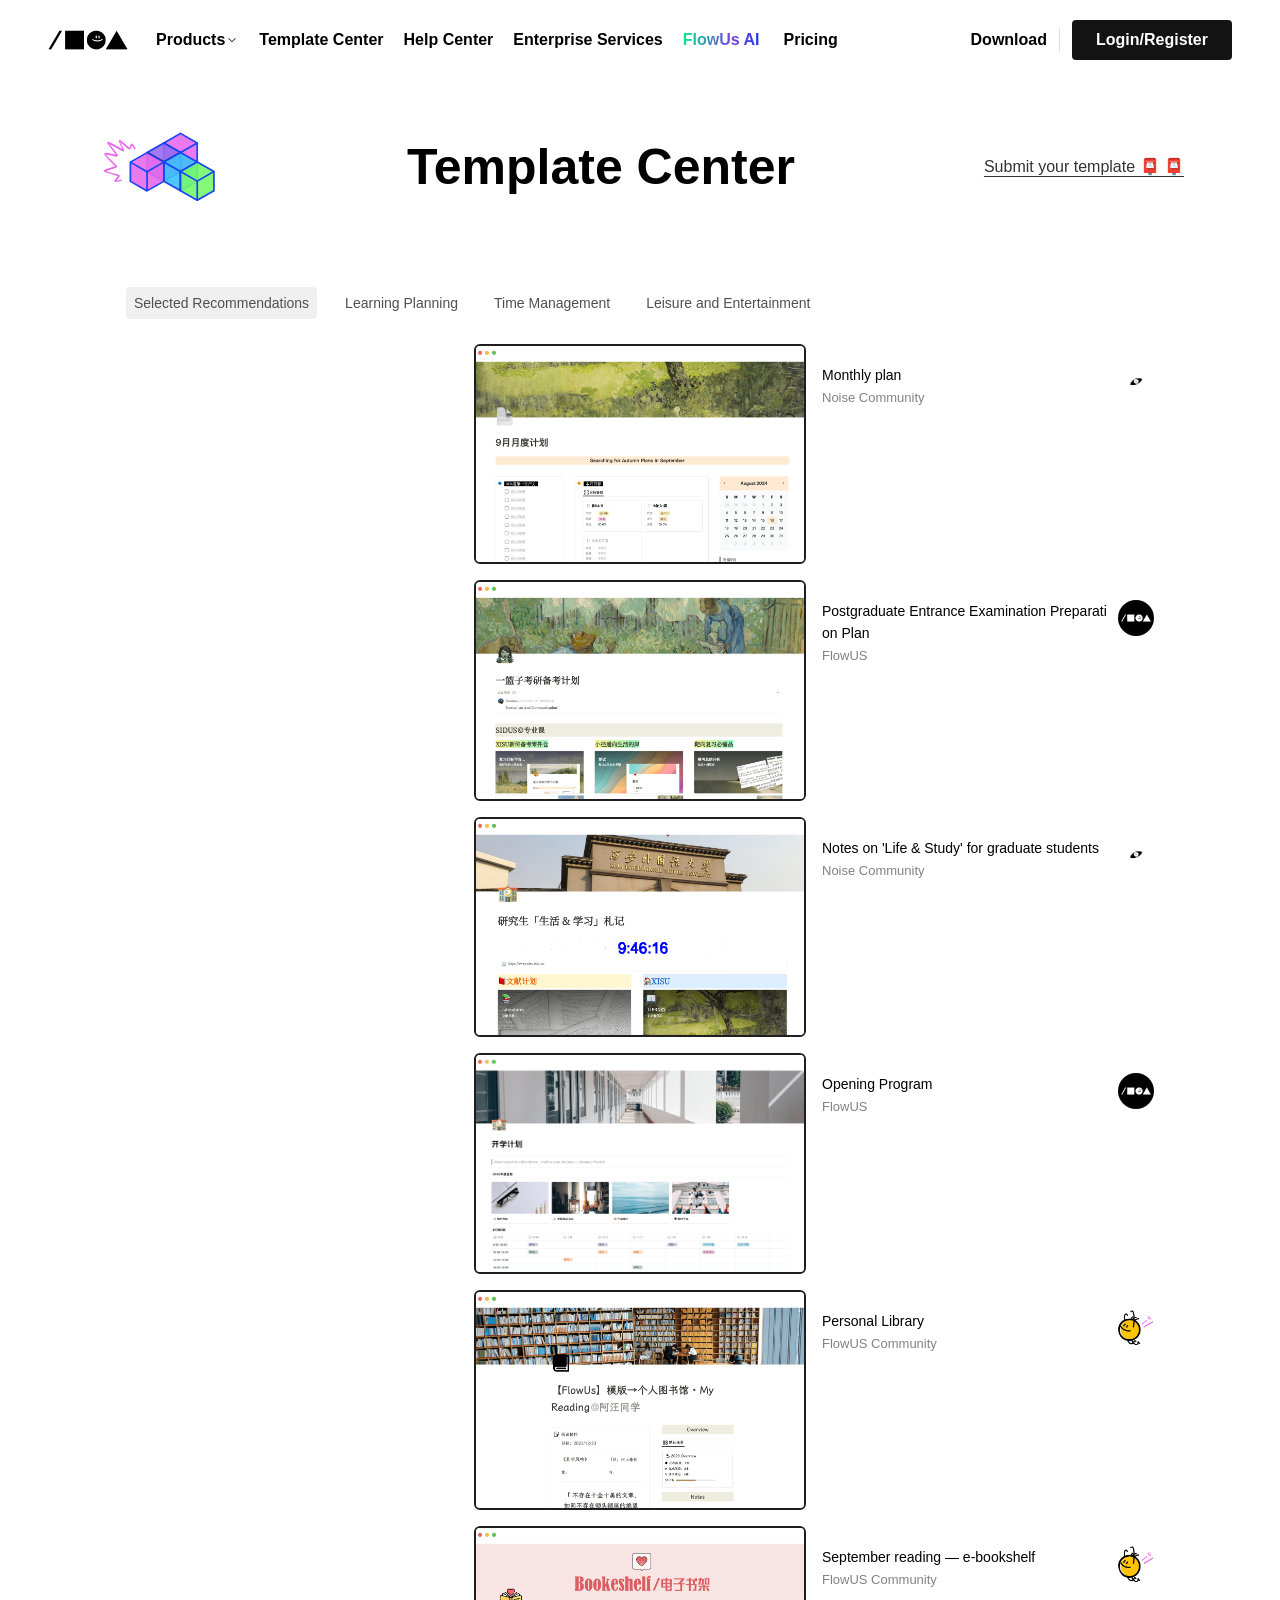
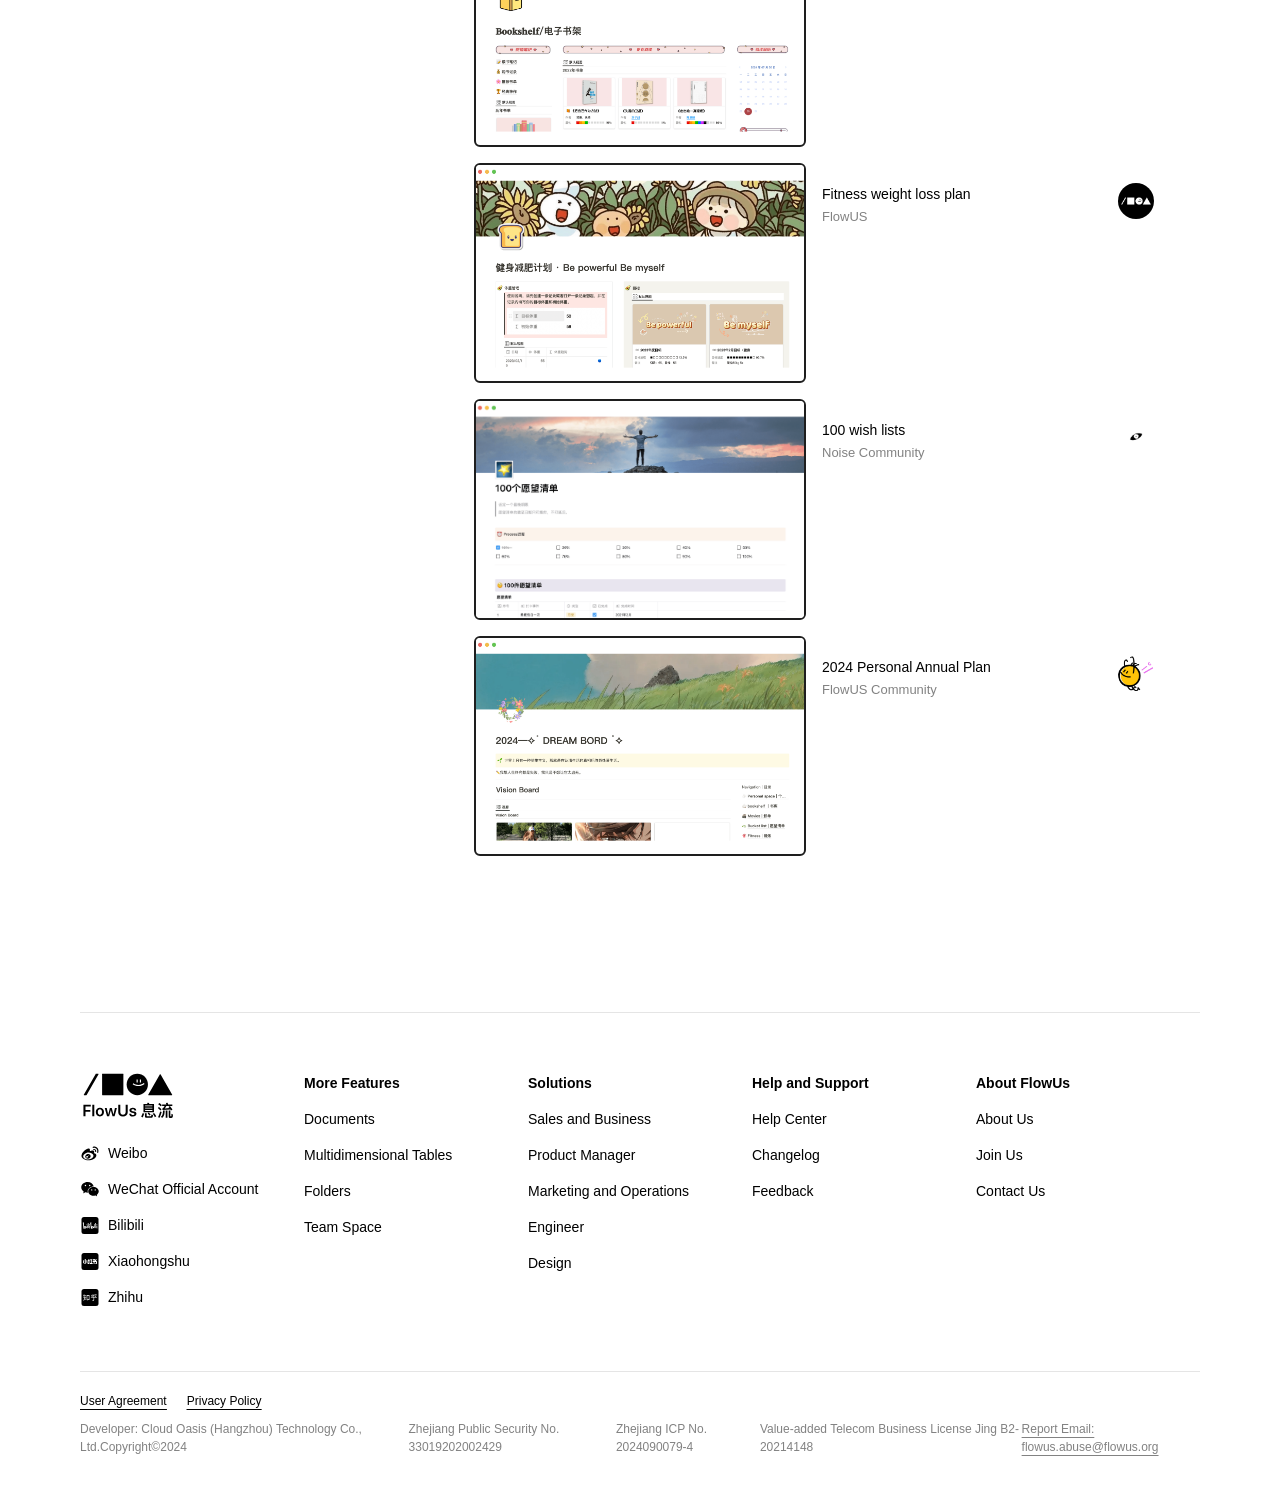
<file: playwright_output/template.html>
<!DOCTYPE html><html lang="en"><head><meta charset="utf-8"><meta name="viewport" content="width=device-width,initial-scale=1"><meta name="robots" content="index, follow"><meta name="theme-color" content="#000000"><link rel="manifest" href="/manifest.json"><link rel="shortcut icon" href="/favicon.png"><title>Template Center - FlowUs Document Template Center | FlowUs Official Website </title><meta name="description" content="FlowUs is a next-generation knowledge management and collaboration platform using cloud-based notes to provide online collaborative documents, multi-dimensional tables, flowcharts, cloud storage, and other versatile functions for both individuals and teams. Covering both mobile and desktop ecosystems, FlowUs enables users to achieve one-stop solutions for project management, knowledge bases, cloud storage, internal workflows, and more."><meta name="keywords" content="FlowUs, FlowUs Official Website, Knowledge Management, Collaboration Platform, Online Documents, Note-taking, Multi-dimensional Tables, Knowledge Base, Project Management, Cloud Documents"><meta name="subject" content="Flow us"><meta name="twitter:title" content="FlowUs Official Website - Next-Generation Knowledge Management and Collaboration Platform"><meta name="twitter:card" content="summary_large_image"><meta name="twitter:description" content="FlowUs is a next-generation knowledge management and collaboration platform using cloud-based notes to provide online collaborative documents, multi-dimensional tables, flowcharts, cloud storage, and other versatile functions for both individuals and teams. Covering both mobile and desktop ecosystems, FlowUs enables users to achieve one-stop solutions for project management, knowledge bases, cloud storage, internal workflows, and more."><meta name="twitter:image" content="https://flowus.tech/preview.jpg"><meta name="twitter:image:alt" content="FlowUs Material Image"><meta property="og:image" content="https://flowus.tech/preview.jpg"><meta property="og:title" content="FlowUs Official Website - Next-Generation Knowledge Management and Collaboration Platform"><meta property="og:type" content="website"><meta property="og:description" content="FlowUs is a next-generation knowledge management and collaboration platform using cloud-based notes to provide online collaborative documents, multi-dimensional tables, flowcharts, cloud storage, and other versatile functions for both individuals and teams. Covering both mobile and desktop ecosystems, FlowUs enables users to achieve one-stop solutions for project management, knowledge bases, cloud storage, internal workflows, and more."><meta property="og:site_name" content="FlowUs"><script type="text/javascript" charset="utf-8" async="" src="https://www.smartsuppchat.com/loader.js?"></script><script type="application/ld+json">{"@context":"https://schema.org","@type":"WebSite","name":"FlowUs","url":"https://flowus.app"}</script><!-- React disabled -->
<script>
window.addEventListener("DOMContentLoaded", function() { console.log("Content preserved"); });
</script><link href="./assets/main.d045d5cb.css" rel="stylesheet"><link rel="shortcut icon" href="[data-uri]" data-react-helmet="true"><meta name="keywords" content="FlowUs templates, Xi Liu templates, templates, document templates, Word document templates, template downloads, spreadsheet templates, Excel templates" data-react-helmet="true"><meta name="description" content="The FlowUs Template Center offers a variety of scene templates, including those for work, life, study, and project management. With over 100 solution templates available for easy copying and immediate use, it facilitates seamless collaboration." data-react-helmet="true"><script type="text/javascript" data-react-helmet="true">
          var _smartsupp = _smartsupp || {};
          _smartsupp.key = '7169351d4423dc1c62f0234f7a58362358537aee';
          window.smartsupp||(function(d) {
            var s,c,o=smartsupp=function(){ o._.push(arguments)};o._=[];
            s=d.getElementsByTagName('script')[0];c=d.createElement('script');
            c.type='text/javascript';c.charset='utf-8';c.async=true;
            c.src='https://www.smartsuppchat.com/loader.js?';s.parentNode.insertBefore(c,s);
          })(document);
        </script></head><body><noscript>You need to enable JavaScript to run this app.</noscript><div id="root"><div class="App" style="background-color: white;"><header class="relative z-50 h-[80px] header-sm:sticky header-sm:h-16 header-sm:top-0 bg-white text-black"><div class="mediaNone fixed w-full flex justify-between items-center px-12 header-sm:hidden h-[80px] border-grey6 top-0 bg-white text-black" style="background-color: white;"><a class="flex items-center cursor-pointer flex-shrink-0" href="index.html"><img src="./assets/home-logo.78d948f2.3708f5f82c0549fd1920.png" alt="logo" class="w-20"></a><nav class="flex flex-1 items-center justify-start space-x-1 px-5 text-t1-medium mediaNone"><div class="flex items-center"><div class="flex items-center font-bold space-x-1 rounded animate-hover px-2 py-1 whitespace-nowrap">Products<svg width="14" height="14" viewBox="0 0 20 20" xmlns="http://www.w3.org/2000/svg" fill="black"><path fill-rule="evenodd" clip-rule="evenodd" d="M10.3535 12.8284L15.3032 7.87866L14.5961 7.17155L9.99992 11.7677L5.40373 7.17155L4.69662 7.87866L9.64637 12.8284C9.84163 13.0237 10.1582 13.0237 10.3535 12.8284Z"></path></svg></div><div data-tippy-root="true" id="tippy-1" style="z-index: 9999; visibility: visible; position: absolute; inset: 0px auto auto 0px; margin: 0px; transform: translate3d(148px, 58px, 0px);"><div class="tippy-box" data-state="visible" tabindex="-1" data-theme="none" data-animation="fade" role="tooltip" data-placement="bottom-start" style="max-width: 350px; transition-duration: 200ms;"><div class="tippy-content" data-state="visible" style="transition-duration: 200ms;"><div></div></div></div></div></div><a class="relative h-full flex items-center font-bold animate-hover px-2 py-1 rounded whitespace-nowrap" href="template.html" target="_self">Template Center</a><a class="relative h-full flex items-center font-bold animate-hover px-2 py-1 rounded whitespace-nowrap" href="https://docs.flowus.wiki/Help-center-11f323d1c3cc806799dfd455a71608be" target="_blank">Help Center</a><a class="relative h-full flex items-center font-bold animate-hover px-2 py-1 rounded whitespace-nowrap" href="firm.html" target="_self">Enterprise Services</a><a class="relative h-full flex items-center font-bold animate-hover px-2 py-1 rounded whitespace-nowrap" href="ai.html" target="_self"><span class="text-inter-gradient">FlowUs AI</span></a><div class="flex items-center"></div><a class="relative h-full flex items-center font-bold animate-hover px-2 py-1 rounded whitespace-nowrap" href="pricing.html" target="_self">Pricing</a></nav><div class="flex items-center space-x-4 mediaNone"><a class="h-full flex items-center text-t1 font-bold cursor-pointer flex-shrink-0" href="download.html">Download</a></div><span class="w-px h-6 bg-grey5 mx-3 flex-shrink-0 header-md:mx-2 mediaNone"></span><div class="flex items-center mediaNone"><a class="sm:py-2 sm:px-[36px] text-[16px] rounded text-center inline-flex font-semibold items-center justify-center cursor-pointer whitespace-nowrap text-white py-2 px-6 bg-black" href="template.html" style="background-color: rgb(19, 19, 19); color: white;">Login/Register</a></div></div><div class="relative mediaBlock header-sm:block  border-grey6 bg-white text-black"><div class="flex justify-between px-8 h-16 items-center"><a class="cursor-pointer" href="index.html"><img src="./assets/home-logo.78d948f2.3708f5f82c0549fd1920.png" alt="logo" class="w-20"></a><span class="mediaBlock"><svg fill="black" width="32" height="32" viewBox="0 0 32 32" xmlns="http://www.w3.org/2000/svg" class="block"><rect x="5" y="7.75" width="22" height="2.5"></rect><rect x="5" y="14.75" width="22" height="2.5"></rect><rect x="5" y="21.75" width="22" height="2.5"></rect></svg><svg fill="black" width="32" height="32" viewBox="0 0 32 32" xmlns="http://www.w3.org/2000/svg" class="hidden"><rect x="8.04517" y="22.1873" width="20" height="2.5" transform="rotate(-45 8.04517 22.1873)"></rect><rect x="22.1873" y="23.9548" width="20" height="2.5" transform="rotate(-135 22.1873 23.9548)"></rect></svg></span></div><div class="absolute px-8 bg-white py-2 w-full z-10 top-[62px]" style="box-shadow: rgba(0, 0, 0, 0.15) 0px 10px 10px; visibility: hidden; background-color: white;"><a class="text-[15px] h-12 flex items-center font-medium cursor-pointer" href="template.html">Login/Register</a><a class="text-[15px] h-12 flex items-center font-medium cursor-pointer" rel="noreferrer" href="template.html" target="_self">Template Center</a><a class="text-[15px] h-12 flex items-center font-medium cursor-pointer" rel="noreferrer" href="ai.html" target="_self"><img src="./assets/ai.0b3a8809.a1fc3824e3d16d58b443470baec4923d.svg" alt="FlowUs AI"></a><a class="text-[15px] h-12 flex items-center font-medium cursor-pointer" rel="noreferrer" href="firm.html" target="_self">Enterprise Services</a><a class="text-[15px] h-12 flex items-center font-medium cursor-pointer" rel="noreferrer" href="pricing.html" target="_self">Pricing</a><a class="text-[15px] h-12 flex items-center font-medium cursor-pointer" rel="noreferrer" href="download.html" target="_self">Download</a><a class="text-[15px] h-12 flex items-center font-medium cursor-pointer" href="page.html" target="_self">Documents</a><a class="text-[15px] h-12 flex items-center font-medium cursor-pointer" href="bitable.html" target="_self">Multidimensional Tables</a><a class="text-[15px] h-12 flex items-center font-medium cursor-pointer" href="folder.html" target="_self">Folders</a><a class="text-[15px] h-12 flex items-center font-medium cursor-pointer" href="cooperation.html" target="_self">Team Space</a></div></div></header><div><div><div><div id="__next" data-reactroot="true"><div class="flex w-full h-full transition-all"><div class="w-full h-full" style="width: 100%;"><div class="flex flex-col min-h-screen sm:w-full bg-white"><div><div></div></div><div class="root flex-1 sm:overflow-hidden mx-auto w-full max-w-[1440px]"><div class="pt-8 px-24 header-sm:px-3 header-sm:pt-2"><div class="relative flex justify-between items-center header-sm:flex-col header-sm:items-start header-sm:gap-4"><img src="./assets/img_title_template.b2ac9118.1d731d4612d34a7c3a1276401a23d2f2.svg" alt="img_title_template" class="header-sm:hidden w-[122px] h-[86px]"><div class="flex items-center justify-center header-sm:items-start flex-col space-y-2.5 w-full"><h1 class="text-[50px] leading-[110px] text-h1 header-sm:text-h1">Template Center</h1></div><a class="text-t1-medium underline whitespace-nowrap underline-offset-4 text-grey1" rel="noreferrer" href="download.html">Submit your template 📮 📮</a></div><div class="flex overflow-hidden flex-1 mt-[60px] header-sm:mt-5 gap-x-2"><div class="relative w-full px-[30px] overflow-auto h-full header-sm:px-0"><div class="flex flex-wrap sticky top-0 bg-white2 z-10"><button class="px-2 py-[5px] mr-5 rounded hover:bg-black hover:bg-opacity-3 my-[5px] text-grey2 bg-black bg-opacity-6 text-t2-medium">Selected Recommendations</button><button class="px-2 py-[5px] mr-5 rounded hover:bg-black hover:bg-opacity-3 my-[5px] text-grey2 text-t2">Learning Planning</button><button class="px-2 py-[5px] mr-5 rounded hover:bg-black hover:bg-opacity-3 my-[5px] text-grey2 text-t2">Time Management</button><button class="px-2 py-[5px] mr-5 rounded hover:bg-black hover:bg-opacity-3 my-[5px] text-grey2 text-t2">Leisure and Entertainment</button></div><div class="w-full pb-9 pt-5 grid gap-4 header-sm:!grid-cols-1" style="grid-template-columns: repeat(auto-fill, minmax(300px, 1fr));"><a class="flex flex-col flex-shrink-0 group" id="28" href="download.html"><div class="relative border border-black/10 rounded-md overflow-hidden" style="border: 2px solid rgb(30, 30, 30);"><div class="relative h-0 pb-[66%] w-full flex items-center justify-center"><img src="./assets/tmp1-min.9140935ed108d3530029.png" alt="template cover" draggable="false" class="absolute top-0 left-0 w-full h-full object-cover"></div><div class="opacity-0 group-hover:opacity-100 header-sm:opacity-100 flex justify-between items-center absolute h-[56px] w-full bottom-0 rounded-b-1.5 px-3 bg-white border-t" style="border-top: 2px solid rgb(30, 30, 30);"><p class="text-t3 text-grey3 line-clamp-2 overflow-ellipsis"></p><a class="flex-shrink-0 flex justify-center items-center w-[56px] h-8 cursor-pointer border border-solid border-grey5 rounded text-black text-t2-medium ml-2.5" href="download.html">Preview</a></div></div><div class="flex mt-5 justify-between items-start header-sm:mt-2"><div class="break-all"><h3 class="text-t2-medium">Monthly plan</h3><p class="text-t3 leading-[20px] text-grey3 mt-0.5">Noise Community</p></div><div class="relative flex-shrink-0 w-9 h-9 rounded-full border border-black ml-1.5 overflow-hidden border-opacity-10 inline-flex items-center justify-center"><img src="./assets/222.5c33d81e763bd434a3f7.jpg" alt="template source" draggable="false" class="absolute top-0 left-0 w-full"></div></div></a><a class="flex flex-col flex-shrink-0 group" id="29" href="download.html"><div class="relative border border-black/10 rounded-md overflow-hidden" style="border: 2px solid rgb(30, 30, 30);"><div class="relative h-0 pb-[66%] w-full flex items-center justify-center"><img src="./assets/tmp2-min.6a9712ef5554860776e1.png" alt="template cover" draggable="false" class="absolute top-0 left-0 w-full h-full object-cover"></div><div class="opacity-0 group-hover:opacity-100 header-sm:opacity-100 flex justify-between items-center absolute h-[56px] w-full bottom-0 rounded-b-1.5 px-3 bg-white border-t" style="border-top: 2px solid rgb(30, 30, 30);"><p class="text-t3 text-grey3 line-clamp-2 overflow-ellipsis"></p><a class="flex-shrink-0 flex justify-center items-center w-[56px] h-8 cursor-pointer border border-solid border-grey5 rounded text-black text-t2-medium ml-2.5" href="download.html">Preview</a></div></div><div class="flex mt-5 justify-between items-start header-sm:mt-2"><div class="break-all"><h3 class="text-t2-medium">Postgraduate Entrance Examination Preparation Plan</h3><p class="text-t3 leading-[20px] text-grey3 mt-0.5">FlowUS</p></div><div class="relative flex-shrink-0 w-9 h-9 rounded-full border border-black ml-1.5 overflow-hidden border-opacity-10 inline-flex items-center justify-center"><img src="./assets/logo.ea7911219fb6f48371b4.jpeg" alt="template source" draggable="false" class="absolute top-0 left-0 w-full"></div></div></a><a class="flex flex-col flex-shrink-0 group" id="30" href="download.html"><div class="relative border border-black/10 rounded-md overflow-hidden" style="border: 2px solid rgb(30, 30, 30);"><div class="relative h-0 pb-[66%] w-full flex items-center justify-center"><img src="./assets/tmp3-min.80e1ad2ee5ff9132a029.png" alt="template cover" draggable="false" class="absolute top-0 left-0 w-full h-full object-cover"></div><div class="opacity-0 group-hover:opacity-100 header-sm:opacity-100 flex justify-between items-center absolute h-[56px] w-full bottom-0 rounded-b-1.5 px-3 bg-white border-t" style="border-top: 2px solid rgb(30, 30, 30);"><p class="text-t3 text-grey3 line-clamp-2 overflow-ellipsis"></p><a class="flex-shrink-0 flex justify-center items-center w-[56px] h-8 cursor-pointer border border-solid border-grey5 rounded text-black text-t2-medium ml-2.5" href="download.html">Preview</a></div></div><div class="flex mt-5 justify-between items-start header-sm:mt-2"><div class="break-all"><h3 class="text-t2-medium">Notes on 'Life &amp; Study' for graduate students</h3><p class="text-t3 leading-[20px] text-grey3 mt-0.5">Noise Community</p></div><div class="relative flex-shrink-0 w-9 h-9 rounded-full border border-black ml-1.5 overflow-hidden border-opacity-10 inline-flex items-center justify-center"><img src="./assets/222.5c33d81e763bd434a3f7.jpg" alt="template source" draggable="false" class="absolute top-0 left-0 w-full"></div></div></a><a class="flex flex-col flex-shrink-0 group" id="31" href="download.html"><div class="relative border border-black/10 rounded-md overflow-hidden" style="border: 2px solid rgb(30, 30, 30);"><div class="relative h-0 pb-[66%] w-full flex items-center justify-center"><img src="./assets/tmp4-min.66502a00f8759f96cd92.png" alt="template cover" draggable="false" class="absolute top-0 left-0 w-full h-full object-cover"></div><div class="opacity-0 group-hover:opacity-100 header-sm:opacity-100 flex justify-between items-center absolute h-[56px] w-full bottom-0 rounded-b-1.5 px-3 bg-white border-t" style="border-top: 2px solid rgb(30, 30, 30);"><p class="text-t3 text-grey3 line-clamp-2 overflow-ellipsis"></p><a class="flex-shrink-0 flex justify-center items-center w-[56px] h-8 cursor-pointer border border-solid border-grey5 rounded text-black text-t2-medium ml-2.5" href="download.html">Preview</a></div></div><div class="flex mt-5 justify-between items-start header-sm:mt-2"><div class="break-all"><h3 class="text-t2-medium">Opening Program</h3><p class="text-t3 leading-[20px] text-grey3 mt-0.5">FlowUS</p></div><div class="relative flex-shrink-0 w-9 h-9 rounded-full border border-black ml-1.5 overflow-hidden border-opacity-10 inline-flex items-center justify-center"><img src="./assets/logo.ea7911219fb6f48371b4.jpeg" alt="template source" draggable="false" class="absolute top-0 left-0 w-full"></div></div></a><a class="flex flex-col flex-shrink-0 group" id="32" href="download.html"><div class="relative border border-black/10 rounded-md overflow-hidden" style="border: 2px solid rgb(30, 30, 30);"><div class="relative h-0 pb-[66%] w-full flex items-center justify-center"><img src="./assets/tmp5-min.01cabfc54dd2778cdb8c.png" alt="template cover" draggable="false" class="absolute top-0 left-0 w-full h-full object-cover"></div><div class="opacity-0 group-hover:opacity-100 header-sm:opacity-100 flex justify-between items-center absolute h-[56px] w-full bottom-0 rounded-b-1.5 px-3 bg-white border-t" style="border-top: 2px solid rgb(30, 30, 30);"><p class="text-t3 text-grey3 line-clamp-2 overflow-ellipsis"></p><a class="flex-shrink-0 flex justify-center items-center w-[56px] h-8 cursor-pointer border border-solid border-grey5 rounded text-black text-t2-medium ml-2.5" href="download.html">Preview</a></div></div><div class="flex mt-5 justify-between items-start header-sm:mt-2"><div class="break-all"><h3 class="text-t2-medium">Personal Library</h3><p class="text-t3 leading-[20px] text-grey3 mt-0.5">FlowUS Community</p></div><div class="relative flex-shrink-0 w-9 h-9 rounded-full border border-black ml-1.5 overflow-hidden border-opacity-10 inline-flex items-center justify-center"><img src="./assets/1.c208487624d0f62a6e69.png" alt="template source" draggable="false" class="absolute top-0 left-0 w-full"></div></div></a><a class="flex flex-col flex-shrink-0 group" id="33" href="download.html"><div class="relative border border-black/10 rounded-md overflow-hidden" style="border: 2px solid rgb(30, 30, 30);"><div class="relative h-0 pb-[66%] w-full flex items-center justify-center"><img src="./assets/tmp6-min.0bbd8c66fb62476c5393.png" alt="template cover" draggable="false" class="absolute top-0 left-0 w-full h-full object-cover"></div><div class="opacity-0 group-hover:opacity-100 header-sm:opacity-100 flex justify-between items-center absolute h-[56px] w-full bottom-0 rounded-b-1.5 px-3 bg-white border-t" style="border-top: 2px solid rgb(30, 30, 30);"><p class="text-t3 text-grey3 line-clamp-2 overflow-ellipsis"></p><a class="flex-shrink-0 flex justify-center items-center w-[56px] h-8 cursor-pointer border border-solid border-grey5 rounded text-black text-t2-medium ml-2.5" href="download.html">Preview</a></div></div><div class="flex mt-5 justify-between items-start header-sm:mt-2"><div class="break-all"><h3 class="text-t2-medium">September reading — e-bookshelf</h3><p class="text-t3 leading-[20px] text-grey3 mt-0.5">FlowUS Community</p></div><div class="relative flex-shrink-0 w-9 h-9 rounded-full border border-black ml-1.5 overflow-hidden border-opacity-10 inline-flex items-center justify-center"><img src="./assets/1.c208487624d0f62a6e69.png" alt="template source" draggable="false" class="absolute top-0 left-0 w-full"></div></div></a><a class="flex flex-col flex-shrink-0 group" id="34" href="download.html"><div class="relative border border-black/10 rounded-md overflow-hidden" style="border: 2px solid rgb(30, 30, 30);"><div class="relative h-0 pb-[66%] w-full flex items-center justify-center"><img src="./assets/tmp7-min.35d816ab6f371870155a.png" alt="template cover" draggable="false" class="absolute top-0 left-0 w-full h-full object-cover"></div><div class="opacity-0 group-hover:opacity-100 header-sm:opacity-100 flex justify-between items-center absolute h-[56px] w-full bottom-0 rounded-b-1.5 px-3 bg-white border-t" style="border-top: 2px solid rgb(30, 30, 30);"><p class="text-t3 text-grey3 line-clamp-2 overflow-ellipsis"></p><a class="flex-shrink-0 flex justify-center items-center w-[56px] h-8 cursor-pointer border border-solid border-grey5 rounded text-black text-t2-medium ml-2.5" href="download.html">Preview</a></div></div><div class="flex mt-5 justify-between items-start header-sm:mt-2"><div class="break-all"><h3 class="text-t2-medium">Fitness weight loss plan</h3><p class="text-t3 leading-[20px] text-grey3 mt-0.5">FlowUS</p></div><div class="relative flex-shrink-0 w-9 h-9 rounded-full border border-black ml-1.5 overflow-hidden border-opacity-10 inline-flex items-center justify-center"><img src="./assets/logo.ea7911219fb6f48371b4.jpeg" alt="template source" draggable="false" class="absolute top-0 left-0 w-full"></div></div></a><a class="flex flex-col flex-shrink-0 group" id="35" href="download.html"><div class="relative border border-black/10 rounded-md overflow-hidden" style="border: 2px solid rgb(30, 30, 30);"><div class="relative h-0 pb-[66%] w-full flex items-center justify-center"><img src="./assets/tmp8-min.4f38b9972212517d7d6f.png" alt="template cover" draggable="false" class="absolute top-0 left-0 w-full h-full object-cover"></div><div class="opacity-0 group-hover:opacity-100 header-sm:opacity-100 flex justify-between items-center absolute h-[56px] w-full bottom-0 rounded-b-1.5 px-3 bg-white border-t" style="border-top: 2px solid rgb(30, 30, 30);"><p class="text-t3 text-grey3 line-clamp-2 overflow-ellipsis"></p><a class="flex-shrink-0 flex justify-center items-center w-[56px] h-8 cursor-pointer border border-solid border-grey5 rounded text-black text-t2-medium ml-2.5" href="download.html">Preview</a></div></div><div class="flex mt-5 justify-between items-start header-sm:mt-2"><div class="break-all"><h3 class="text-t2-medium">100 wish lists</h3><p class="text-t3 leading-[20px] text-grey3 mt-0.5">Noise Community</p></div><div class="relative flex-shrink-0 w-9 h-9 rounded-full border border-black ml-1.5 overflow-hidden border-opacity-10 inline-flex items-center justify-center"><img src="./assets/222.5c33d81e763bd434a3f7.jpg" alt="template source" draggable="false" class="absolute top-0 left-0 w-full"></div></div></a><a class="flex flex-col flex-shrink-0 group" id="36" href="download.html"><div class="relative border border-black/10 rounded-md overflow-hidden" style="border: 2px solid rgb(30, 30, 30);"><div class="relative h-0 pb-[66%] w-full flex items-center justify-center"><img src="./assets/tmp9-min.08417b6ce02074802393.png" alt="template cover" draggable="false" class="absolute top-0 left-0 w-full h-full object-cover"></div><div class="opacity-0 group-hover:opacity-100 header-sm:opacity-100 flex justify-between items-center absolute h-[56px] w-full bottom-0 rounded-b-1.5 px-3 bg-white border-t" style="border-top: 2px solid rgb(30, 30, 30);"><p class="text-t3 text-grey3 line-clamp-2 overflow-ellipsis"></p><a class="flex-shrink-0 flex justify-center items-center w-[56px] h-8 cursor-pointer border border-solid border-grey5 rounded text-black text-t2-medium ml-2.5" href="download.html">Preview</a></div></div><div class="flex mt-5 justify-between items-start header-sm:mt-2"><div class="break-all"><h3 class="text-t2-medium">2024 Personal Annual Plan</h3><p class="text-t3 leading-[20px] text-grey3 mt-0.5">FlowUS Community</p></div><div class="relative flex-shrink-0 w-9 h-9 rounded-full border border-black ml-1.5 overflow-hidden border-opacity-10 inline-flex items-center justify-center"><img src="./assets/1.c208487624d0f62a6e69.png" alt="template source" draggable="false" class="absolute top-0 left-0 w-full"></div></div></a></div></div></div></div></div></div></div></div></div></div></div></div><div class="Toastify"></div><footer class="mx-auto px-20 footer-sm:px-0 max-w-[1440px] w-full" style="background-color: white;"><div class="grid mt-[120px] sm:hidden footer-sm:mx-6 border-t pt-[60px] border-grey6" style="grid-template-columns: repeat(5, 1fr); color: black;"><div><img src="./assets/footer-logo.49b0c192.8361fd8ad128d08ce1395a94d35909a1.svg" class="w-24 h-[46px] mb-4" alt="logo"><a class="h-9 flex items-center text-[14px] cursor-pointer" href="https://weibo.com/u/7731269872"><img src="./assets/ic_weibo.e55834ba.1840fc6b63cc22c4e73b98e89f2bb538.svg" class="mr-2" alt="weibo">Weibo</a><div class="h-9 flex items-center text-[14px] cursor-pointer"><img src="./assets/ic_wechat.dc52d7a5.a320b07ea61930539fbcf22b1d5f8b4e.svg" class="mr-2" alt="wechat">WeChat Official Account</div><a class="h-9 flex items-center text-[14px] cursor-pointer" href="https://space.bilibili.com/1358496253"><img src="./assets/ic_bilibili.ae12395e.1d4d43ea92521c7ff8be2eba81e4bf08.svg" class="mr-2" alt="bilibili">Bilibili</a><a class="h-9 flex items-center text-[14px] cursor-pointer" href="https://www.xiaohongshu.com/user/profile/60c9de20000000000101ca89?xhsshare=CopyLink&amp;appuid=5cee9c4e000000001100758a&amp;apptime=1652966465"><img alt="xiaohongshu" src="./assets/ic_xiaohongshu.b14e9175.1b29487a02b72aa682d47f9ac349a372.svg" class="mr-2">Xiaohongshu</a><a class="h-9 flex items-center text-[14px] cursor-pointer" href="https://www.zhihu.com/org/flowus"><img src="./assets/ic_zhihu.bf9e5065.0ea0d1c0edd126214da64e55f932fa60.svg" class="mr-2" alt="zhihu">Zhihu</a></div><div><h2 class="text-[14px] leading-5 font-bold">More Features</h2><a class="mt-4 flex items-center text-[14px] leading-5 cursor-pointer" href="page.html">Documents</a><a class="mt-4 flex items-center text-[14px] leading-5 cursor-pointer" href="bitable.html">Multidimensional Tables</a><a class="mt-4 flex items-center text-[14px] leading-5 cursor-pointer" href="folder.html">Folders</a><a class="mt-4 flex items-center text-[14px] leading-5 cursor-pointer" href="cooperation.html">Team Space</a></div><div><h2 class="text-[14px] leading-5 font-bold">Solutions</h2><a class="mt-4 flex items-center text-[14px] leading-5 cursor-pointer" href="download.html">Sales and Business</a><a class="mt-4 flex items-center text-[14px] leading-5 cursor-pointer" href="download.html">Product Manager</a><a class="mt-4 flex items-center text-[14px] leading-5 cursor-pointer" href="download.html">Marketing and Operations</a><a class="mt-4 flex items-center text-[14px] leading-5 cursor-pointer" href="download.html">Engineer</a><a class="mt-4 flex items-center text-[14px] leading-5 cursor-pointer" href="download.html">Design</a></div><div><h2 class="text-[14px] leading-5 font-bold">Help and Support</h2><a class="mt-4 flex items-center text-[14px] leading-5 cursor-pointer" href="https://docs.flowus.wiki/Help-center-11f323d1c3cc806799dfd455a71608be">Help Center</a><a class="mt-4 flex items-center text-[14px] leading-5 cursor-pointer" href="https://docs.flowus.wiki/Help-center-11f323d1c3cc806799dfd455a71608be">Changelog</a><a class="mt-4 flex items-center text-[14px] leading-5 cursor-pointer" href="https://docs.flowus.wiki/Help-center-11f323d1c3cc806799dfd455a71608be">Feedback</a></div><div><h2 class="text-[14px] leading-5 font-bold">About FlowUs</h2><a class="mt-4 flex items-center text-[14px] leading-5 cursor-pointer" href="https://docs.flowus.wiki/What-s-New-11f323d1c3cc8049b2aecdab8dd789cf">About Us</a><a class="mt-4 flex items-center text-[14px] leading-5 cursor-pointer" href="https://docs.flowus.wiki/Contact-Support-11f323d1c3cc80b0bb43dafebca0e0ce">Join Us</a><a class="mt-4 flex items-center text-[14px] leading-5 cursor-pointer" href="https://docs.flowus.wiki/Contact-Support-11f323d1c3cc80b0bb43dafebca0e0ce">Contact Us</a></div></div><div class="hidden mt-[60px] sm:block border-t pt-[60px] mx-6 border-grey6"><div class="flex justify-between mb-4" style="color: black;"><img src="./assets/footer-logo.49b0c192.8361fd8ad128d08ce1395a94d35909a1.svg" class="w-[78px]" alt="footer logo"><div class="flex" style="color: black;"><a class="ml-4 cursor-pointer" href="download.html"><img src="./assets/ic_weibo.e55834ba.1840fc6b63cc22c4e73b98e89f2bb538.svg" class="w-[22px] h-[22px]" alt="weibo"></a><div class="ml-4 cursor-pointer"><img src="./assets/ic_wechat.dc52d7a5.a320b07ea61930539fbcf22b1d5f8b4e.svg" class="mr-2 w-[22px] h-[22px]" alt="wechat"></div><a class="ml-4 cursor-pointer" href="download.html"><img src="./assets/ic_bilibili.ae12395e.1d4d43ea92521c7ff8be2eba81e4bf08.svg" class="w-[22px] h-[22px]" alt="bilibili"></a><a class="ml-4 cursor-pointer" href="download.html"><img src="./assets/ic_xiaohongshu.b14e9175.1b29487a02b72aa682d47f9ac349a372.svg" class="w-[22px] h-[22px]" alt="xiaohongshu"></a><a class="ml-4 cursor-pointer" href="download.html"><img src="./assets/ic_zhihu.bf9e5065.0ea0d1c0edd126214da64e55f932fa60.svg" class="w-[22px] h-[22px]" alt="zhihu"></a></div></div><div class="grid" style="grid-template-columns: repeat(3, 1fr); color: black;"><div class="flex flex-col"><h2 class="text-[12px] leading-[17px] font-bold">More Features</h2><a class="mt-4 text-[12px] leading-[17px] cursor-pointer" href="page.html">Documents</a><a class="mt-4 text-[12px] leading-[17px] cursor-pointer" href="folder.html">Folders</a><a class="mt-4 text-[12px] leading-[17px] cursor-pointer" href="cooperation.html">Team Space</a></div><div class="flex flex-col"><h2 class="text-[12px] leading-[17px] font-bold">Help and Support</h2><a class="mt-4 text-[12px] leading-[17px] cursor-pointer" href="download.html">Help Center</a><a class="mt-4 text-[12px] leading-[17px] cursor-pointer" href="download.html">Changelog</a><a class="mt-4 text-[12px] leading-[17px] cursor-pointer" href="download.html">Feedback</a></div><div class="flex flex-col"><h2 class="text-[12px] leading-[17px] font-bold">About FlowUs</h2><a class="mt-4 text-[12px] leading-[17px] cursor-pointer" href="download.html">About Us</a><a class="mt-4 text-[12px] leading-[17px] cursor-pointer" href="download.html">Join Us</a><a class="mt-4 text-[12px] leading-[17px] cursor-pointer" href="download.html">Contact Us</a></div></div></div><div class="space-y-2.5 py-5 pb-10 border-t border-grey6 relative w-full mt-14 footer-sm:px-5"><div class="flex space-x-5 underline underline-offset-4" style="color: black;"><a class="text-t4 font-medium" href="download.html">User Agreement</a><a class="text-t4 font-medium" href="download.html">Privacy Policy</a></div><div class="flex-1 flex justify-between footer-sm:flex-col footer-sm:space-y-2 text-t4 text-grey3"><span>Developer: Cloud Oasis (Hangzhou) Technology Co., Ltd.Copyright©2024</span><a href="download.html">Zhejiang Public Security No. 33019202002429</a><a href="download.html">Zhejiang ICP No. 2024090079-4</a><span>Value-added Telecom Business License Jing B2-20214148</span><a class="underline underline-offset-4" href="download.html">Report Email: flowus.abuse@flowus.org</a></div></div></footer></div></div><script src="./assets/profile.js"></script>
</body></html>
</file>
<file: playwright_output/assets/main.d045d5cb.css>
@font-face{font-family:circular;font-style:normal;font-weight:400;src:url(chrome-extension://liecbddmkiiihnedobmlmillhodjkdmb/fonts/CircularXXWeb-Book.woff2) format("woff2")}@font-face{font-family:circular;font-style:normal;font-weight:700;src:url(chrome-extension://liecbddmkiiihnedobmlmillhodjkdmb/fonts/CircularXXWeb-Bold.woff2) format("woff2")}#inner-shadow-companion{font-feature-settings:"ss08" on;font-family:circular,-apple-system,BlinkMacSystemFont,Segoe UI,sans-serif;font-size:100%;font-size:var(--lns-fontSize-medium);line-height:var(--lns-lineHeight-medium)}#inner-shadow-companion *,#inner-shadow-companion :after,#inner-shadow-companion :before{box-sizing:border-box}#inner-shadow-companion *{-webkit-font-smoothing:antialiased;-moz-osx-font-smoothing:grayscale;letter-spacing:calc(.6px - .05em)}#inner-shadow-companion,.theme-light,[data-lens-theme=light]{--lns-color-primary:var(--lns-themeLight-color-primary);--lns-color-primaryHover:var(
                  --lns-themeLight-color-primaryHover
                );--lns-color-primaryActive:var(
                  --lns-themeLight-color-primaryActive
                );--lns-color-body:var(--lns-themeLight-color-body);--lns-color-bodyDimmed:var(--lns-themeLight-color-bodyDimmed);--lns-color-background:var(--lns-themeLight-color-background);--lns-color-backgroundHover:var(
                  --lns-themeLight-color-backgroundHover
                );--lns-color-backgroundActive:var(
                  --lns-themeLight-color-backgroundActive
                );--lns-color-backgroundSecondary:var(
                  --lns-themeLight-color-backgroundSecondary
                );--lns-color-backgroundSecondary2:var(
                  --lns-themeLight-color-backgroundSecondary2
                );--lns-color-overlay:var(--lns-themeLight-color-overlay);--lns-color-border:var(--lns-themeLight-color-border);--lns-color-focusRing:var(--lns-themeLight-color-focusRing);--lns-color-record:var(--lns-themeLight-color-record);--lns-color-recordHover:var(
                  --lns-themeLight-color-recordHover
                );--lns-color-recordActive:var(
                  --lns-themeLight-color-recordActive
                );--lns-color-info:var(--lns-themeLight-color-info);--lns-color-success:var(--lns-themeLight-color-success);--lns-color-warning:var(--lns-themeLight-color-warning);--lns-color-danger:var(--lns-themeLight-color-danger);--lns-color-dangerHover:var(
                  --lns-themeLight-color-dangerHover
                );--lns-color-dangerActive:var(
                  --lns-themeLight-color-dangerActive
                );--lns-color-backdrop:var(--lns-themeLight-color-backdrop);--lns-color-backdropDark:var(
                  --lns-themeLight-color-backdropDark
                );--lns-color-backdropTwilight:var(
                  --lns-themeLight-color-backdropTwilight
                );--lns-color-disabledContent:var(
                  --lns-themeLight-color-disabledContent
                );--lns-color-highlight:var(--lns-themeLight-color-highlight);--lns-color-disabledBackground:var(
                  --lns-themeLight-color-disabledBackground
                );--lns-color-formFieldBorder:var(
                  --lns-themeLight-color-formFieldBorder
                );--lns-color-formFieldBackground:var(
                  --lns-themeLight-color-formFieldBackground
                );--lns-color-buttonBorder:var(
                  --lns-themeLight-color-buttonBorder
                );--lns-color-upgrade:var(--lns-themeLight-color-upgrade);--lns-color-upgradeHover:var(
                  --lns-themeLight-color-upgradeHover
                );--lns-color-upgradeActive:var(
                  --lns-themeLight-color-upgradeActive
                );--lns-color-tabBackground:var(
                  --lns-themeLight-color-tabBackground
                );--lns-color-discoveryBackground:var(
                  --lns-themeLight-color-discoveryBackground
                );--lns-color-discoveryLightBackground:var(
                  --lns-themeLight-color-discoveryLightBackground
                );--lns-color-discoveryTitle:var(
                  --lns-themeLight-color-discoveryTitle
                );--lns-color-discoveryHighlight:var(
                  --lns-themeLight-color-discoveryHighlight
                )}.theme-dark,[data-lens-theme=dark]{--lns-color-primary:var(--lns-themeDark-color-primary);--lns-color-primaryHover:var(
                  --lns-themeDark-color-primaryHover
                );--lns-color-primaryActive:var(
                  --lns-themeDark-color-primaryActive
                );--lns-color-body:var(--lns-themeDark-color-body);--lns-color-bodyDimmed:var(--lns-themeDark-color-bodyDimmed);--lns-color-background:var(--lns-themeDark-color-background);--lns-color-backgroundHover:var(
                  --lns-themeDark-color-backgroundHover
                );--lns-color-backgroundActive:var(
                  --lns-themeDark-color-backgroundActive
                );--lns-color-backgroundSecondary:var(
                  --lns-themeDark-color-backgroundSecondary
                );--lns-color-backgroundSecondary2:var(
                  --lns-themeDark-color-backgroundSecondary2
                );--lns-color-overlay:var(--lns-themeDark-color-overlay);--lns-color-border:var(--lns-themeDark-color-border);--lns-color-focusRing:var(--lns-themeDark-color-focusRing);--lns-color-record:var(--lns-themeDark-color-record);--lns-color-recordHover:var(--lns-themeDark-color-recordHover);--lns-color-recordActive:var(
                  --lns-themeDark-color-recordActive
                );--lns-color-info:var(--lns-themeDark-color-info);--lns-color-success:var(--lns-themeDark-color-success);--lns-color-warning:var(--lns-themeDark-color-warning);--lns-color-danger:var(--lns-themeDark-color-danger);--lns-color-dangerHover:var(--lns-themeDark-color-dangerHover);--lns-color-dangerActive:var(
                  --lns-themeDark-color-dangerActive
                );--lns-color-backdrop:var(--lns-themeDark-color-backdrop);--lns-color-backdropDark:var(
                  --lns-themeDark-color-backdropDark
                );--lns-color-backdropTwilight:var(
                  --lns-themeDark-color-backdropTwilight
                );--lns-color-disabledContent:var(
                  --lns-themeDark-color-disabledContent
                );--lns-color-highlight:var(--lns-themeDark-color-highlight);--lns-color-disabledBackground:var(
                  --lns-themeDark-color-disabledBackground
                );--lns-color-formFieldBorder:var(
                  --lns-themeDark-color-formFieldBorder
                );--lns-color-formFieldBackground:var(
                  --lns-themeDark-color-formFieldBackground
                );--lns-color-buttonBorder:var(
                  --lns-themeDark-color-buttonBorder
                );--lns-color-upgrade:var(--lns-themeDark-color-upgrade);--lns-color-upgradeHover:var(
                  --lns-themeDark-color-upgradeHover
                );--lns-color-upgradeActive:var(
                  --lns-themeDark-color-upgradeActive
                );--lns-color-tabBackground:var(
                  --lns-themeDark-color-tabBackground
                );--lns-color-discoveryBackground:var(
                  --lns-themeDark-color-discoveryBackground
                );--lns-color-discoveryLightBackground:var(
                  --lns-themeDark-color-discoveryLightBackground
                );--lns-color-discoveryTitle:var(
                  --lns-themeDark-color-discoveryTitle
                );--lns-color-discoveryHighlight:var(
                  --lns-themeDark-color-discoveryHighlight
                )}#inner-shadow-companion{--lns-fontWeight-book:400;--lns-fontWeight-bold:700;--lns-unit:0.5rem;--lns-fontSize-small:calc(var(--lns-unit, 8px)*1.5);--lns-lineHeight-small:1.5;--lns-fontSize-body-sm:calc(var(--lns-unit, 8px)*1.5);--lns-lineHeight-body-sm:1.5;--lns-fontSize-medium:calc(var(--lns-unit, 8px)*1.75);--lns-lineHeight-medium:1.6;--lns-fontSize-body-md:calc(var(--lns-unit, 8px)*1.75);--lns-lineHeight-body-md:1.6;--lns-fontSize-large:calc(var(--lns-unit, 8px)*2.25);--lns-lineHeight-large:1.45;--lns-fontSize-body-lg:calc(var(--lns-unit, 8px)*2.25);--lns-lineHeight-body-lg:1.45;--lns-fontSize-xlarge:calc(var(--lns-unit, 8px)*3);--lns-lineHeight-xlarge:1.35;--lns-fontSize-heading-sm:calc(var(--lns-unit, 8px)*3);--lns-lineHeight-heading-sm:1.35;--lns-fontSize-xxlarge:calc(var(--lns-unit, 8px)*4);--lns-lineHeight-xxlarge:1.2;--lns-fontSize-heading-md:calc(var(--lns-unit, 8px)*4);--lns-lineHeight-heading-md:1.2;--lns-fontSize-xxxlarge:calc(var(--lns-unit, 8px)*6);--lns-lineHeight-xxxlarge:1.15;--lns-fontSize-heading-lg:calc(var(--lns-unit, 8px)*6);--lns-lineHeight-heading-lg:1.15;--lns-radius-medium:calc(var(--lns-unit, 8px)*1);--lns-radius-large:calc(var(--lns-unit, 8px)*2);--lns-radius-xlarge:calc(var(--lns-unit, 8px)*3);--lns-radius-full:calc(var(--lns-unit, 8px)*999);--lns-shadow-small:0 calc(var(--lns-unit, 8px)*0.5) calc(var(--lns-unit, 8px)*1.25) #0000000d;--lns-shadow-medium:0 calc(var(--lns-unit, 8px)*0.5) calc(var(--lns-unit, 8px)*1.25) #0000001a;--lns-shadow-large:0 calc(var(--lns-unit, 8px)*0.75) calc(var(--lns-unit, 8px)*3) #0000001a;--lns-space-xsmall:calc(var(--lns-unit, 8px)*0.5);--lns-space-small:calc(var(--lns-unit, 8px)*1);--lns-space-medium:calc(var(--lns-unit, 8px)*2);--lns-space-large:calc(var(--lns-unit, 8px)*3);--lns-space-xlarge:calc(var(--lns-unit, 8px)*5);--lns-space-xxlarge:calc(var(--lns-unit, 8px)*8);--lns-formFieldBorderWidth:1px;--lns-formFieldBorderWidthFocus:2px;--lns-formFieldHeight:calc(var(--lns-unit, 8px)*4.5);--lns-formFieldRadius:calc(var(--lns-unit, 8px)*2.25);--lns-formFieldHorizontalPadding:calc(var(--lns-unit, 8px)*2);--lns-formFieldBorderShadow:inset 0 0 0 var(--lns-formFieldBorderWidth) var(--lns-color-formFieldBorder);--lns-formFieldBorderShadowFocus:inset 0 0 0 var(--lns-formFieldBorderWidthFocus) var(--lns-color-blurple),0 0 0 var(--lns-formFieldBorderWidthFocus) var(--lns-color-focusRing);--lns-color-red:#cf3917;--lns-color-blurpleLight:#e9e9fd;--lns-color-blurpleMedium:#c7c6f9;--lns-color-blurple:#625df5;--lns-color-blurpleDark:#4f49f3;--lns-color-blurpleStrong:#3d2d7b;--lns-color-offWhite:#f8f6f0;--lns-color-blueLight:#c6def0;--lns-color-blue:#77c4ff;--lns-color-blueDark:#3d5a70;--lns-color-orangeLight:#ffcfca;--lns-color-orange:#ff623e;--lns-color-orangeDark:#ed785e;--lns-color-tealLight:#9cbdbd;--lns-color-teal:#44c3c3;--lns-color-tealDark:#314444;--lns-color-yellowLight:#ffe9c1;--lns-color-yellow:#ffdb25;--lns-color-yellowDark:#ffc65c;--lns-color-grey8:#212121;--lns-color-grey7:#3a384d;--lns-color-grey6:#6c6685;--lns-color-grey5:#9797a5;--lns-color-grey4:#bcb8c7;--lns-color-grey3:#d7d5dd;--lns-color-grey2:#f2f1f4;--lns-color-grey1:#f7f7f8;--lns-color-white:#fff;--lns-themeLight-color-primary:#625df5;--lns-themeLight-color-primaryHover:#342df2;--lns-themeLight-color-primaryActive:#140dda;--lns-themeLight-color-body:#212121;--lns-themeLight-color-bodyDimmed:#6c6685;--lns-themeLight-color-background:#fff;--lns-themeLight-color-backgroundHover:#3a384d1a;--lns-themeLight-color-backgroundActive:#3a384d4d;--lns-themeLight-color-backgroundSecondary:#3a384d0a;--lns-themeLight-color-backgroundSecondary2:#dad0b433;--lns-themeLight-color-overlay:#fff;--lns-themeLight-color-border:#6c668533;--lns-themeLight-color-focusRing:#625df580;--lns-themeLight-color-record:#ff623e;--lns-themeLight-color-recordHover:#ff380b;--lns-themeLight-color-recordActive:#d72700;--lns-themeLight-color-info:#77c4ff;--lns-themeLight-color-success:#44c3c3;--lns-themeLight-color-warning:#ffc65c;--lns-themeLight-color-danger:#cf3917;--lns-themeLight-color-dangerHover:#ae3013;--lns-themeLight-color-dangerActive:#8e2710;--lns-themeLight-color-backdrop:#21212180;--lns-themeLight-color-backdropDark:#212121e6;--lns-themeLight-color-backdropTwilight:#4b42adcc;--lns-themeLight-color-disabledContent:#9797a5;--lns-themeLight-color-highlight:#6161f126;--lns-themeLight-color-disabledBackground:#f2f1f4;--lns-themeLight-color-formFieldBorder:#d7d5dd;--lns-themeLight-color-formFieldBackground:#fff;--lns-themeLight-color-buttonBorder:#6c668540;--lns-themeLight-color-upgrade:#dbf0ff;--lns-themeLight-color-upgradeHover:#b3deff;--lns-themeLight-color-upgradeActive:#8accff;--lns-themeLight-color-tabBackground:#6c668526;--lns-themeLight-color-discoveryBackground:#dbf0ff;--lns-themeLight-color-discoveryLightBackground:#f0f8ff;--lns-themeLight-color-discoveryTitle:#212121;--lns-themeLight-color-discoveryHighlight:#8accff4d;--lns-themeDark-color-primary:#827ef6;--lns-themeDark-color-primaryHover:#342df2;--lns-themeDark-color-primaryActive:#140dda;--lns-themeDark-color-body:#f7f7f8;--lns-themeDark-color-bodyDimmed:#9797a5;--lns-themeDark-color-background:#212121;--lns-themeDark-color-backgroundHover:#ffffff1a;--lns-themeDark-color-backgroundActive:#fff3;--lns-themeDark-color-backgroundSecondary:#ffffff0a;--lns-themeDark-color-backgroundSecondary2:#7f776233;--lns-themeDark-color-overlay:#333;--lns-themeDark-color-border:#bcb8c733;--lns-themeDark-color-focusRing:#625df580;--lns-themeDark-color-record:#ff623e;--lns-themeDark-color-recordHover:#ff380b;--lns-themeDark-color-recordActive:#d72700;--lns-themeDark-color-info:#77c4ff;--lns-themeDark-color-success:#44c3c3;--lns-themeDark-color-warning:#ffc65c;--lns-themeDark-color-danger:#cf3917;--lns-themeDark-color-dangerHover:#ae3013;--lns-themeDark-color-dangerActive:#8e2710;--lns-themeDark-color-backdrop:#21212180;--lns-themeDark-color-backdropDark:#212121e6;--lns-themeDark-color-backdropTwilight:#4b42adcc;--lns-themeDark-color-disabledContent:#9797a5;--lns-themeDark-color-highlight:#6161f126;--lns-themeDark-color-disabledBackground:#363342;--lns-themeDark-color-formFieldBorder:#6c6685;--lns-themeDark-color-formFieldBackground:#212121;--lns-themeDark-color-buttonBorder:#ffffff40;--lns-themeDark-color-upgrade:#a2d4fb;--lns-themeDark-color-upgradeHover:#80c5fa;--lns-themeDark-color-upgradeActive:#5db5f8;--lns-themeDark-color-tabBackground:#ffffff26;--lns-themeDark-color-discoveryBackground:#a2d4fb;--lns-themeDark-color-discoveryLightBackground:#212121;--lns-themeDark-color-discoveryTitle:#77c4ff;--lns-themeDark-color-discoveryHighlight:#8accff4d;--lns-gradient-ai-primary:radial-gradient(134.96% 884.49% at 119.29% 112.58%,#dc43be 0%,#565add 70%);--lns-gradient-ai-secondary:radial-gradient(100% 138.41% at 100% 100%,#eff0ff 0%,#fff 100%)}.c\:red{color:var(--lns-color-red)}.c\:blurpleLight{color:var(--lns-color-blurpleLight)}.c\:blurpleMedium{color:var(--lns-color-blurpleMedium)}.c\:blurple{color:var(--lns-color-blurple)}.c\:blurpleDark{color:var(--lns-color-blurpleDark)}.c\:blurpleStrong{color:var(--lns-color-blurpleStrong)}.c\:offWhite{color:var(--lns-color-offWhite)}.c\:blueLight{color:var(--lns-color-blueLight)}.c\:blue{color:var(--lns-color-blue)}.c\:blueDark{color:var(--lns-color-blueDark)}.c\:orangeLight{color:var(--lns-color-orangeLight)}.c\:orange{color:var(--lns-color-orange)}.c\:orangeDark{color:var(--lns-color-orangeDark)}.c\:tealLight{color:var(--lns-color-tealLight)}.c\:teal{color:var(--lns-color-teal)}.c\:tealDark{color:var(--lns-color-tealDark)}.c\:yellowLight{color:var(--lns-color-yellowLight)}.c\:yellow{color:var(--lns-color-yellow)}.c\:yellowDark{color:var(--lns-color-yellowDark)}.c\:grey8{color:var(--lns-color-grey8)}.c\:grey7{color:var(--lns-color-grey7)}.c\:grey6{color:var(--lns-color-grey6)}.c\:grey5{color:var(--lns-color-grey5)}.c\:grey4{color:var(--lns-color-grey4)}.c\:grey3{color:var(--lns-color-grey3)}.c\:grey2{color:var(--lns-color-grey2)}.c\:grey1{color:var(--lns-color-grey1)}.c\:white{color:var(--lns-color-white)}.c\:primary{color:var(--lns-color-primary)}.c\:primaryHover{color:var(--lns-color-primaryHover)}.c\:primaryActive{color:var(--lns-color-primaryActive)}.c\:body{color:var(--lns-color-body)}.c\:bodyDimmed{color:var(--lns-color-bodyDimmed)}.c\:background{color:var(--lns-color-background)}.c\:backgroundHover{color:var(--lns-color-backgroundHover)}.c\:backgroundActive{color:var(--lns-color-backgroundActive)}.c\:backgroundSecondary{color:var(--lns-color-backgroundSecondary)}.c\:backgroundSecondary2{color:var(--lns-color-backgroundSecondary2)}.c\:overlay{color:var(--lns-color-overlay)}.c\:border{color:var(--lns-color-border)}.c\:focusRing{color:var(--lns-color-focusRing)}.c\:record{color:var(--lns-color-record)}.c\:recordHover{color:var(--lns-color-recordHover)}.c\:recordActive{color:var(--lns-color-recordActive)}.c\:info{color:var(--lns-color-info)}.c\:success{color:var(--lns-color-success)}.c\:warning{color:var(--lns-color-warning)}.c\:danger{color:var(--lns-color-danger)}.c\:dangerHover{color:var(--lns-color-dangerHover)}.c\:dangerActive{color:var(--lns-color-dangerActive)}.c\:backdrop{color:var(--lns-color-backdrop)}.c\:backdropDark{color:var(--lns-color-backdropDark)}.c\:backdropTwilight{color:var(--lns-color-backdropTwilight)}.c\:disabledContent{color:var(--lns-color-disabledContent)}.c\:highlight{color:var(--lns-color-highlight)}.c\:disabledBackground{color:var(--lns-color-disabledBackground)}.c\:formFieldBorder{color:var(--lns-color-formFieldBorder)}.c\:formFieldBackground{color:var(--lns-color-formFieldBackground)}.c\:buttonBorder{color:var(--lns-color-buttonBorder)}.c\:upgrade{color:var(--lns-color-upgrade)}.c\:upgradeHover{color:var(--lns-color-upgradeHover)}.c\:upgradeActive{color:var(--lns-color-upgradeActive)}.c\:tabBackground{color:var(--lns-color-tabBackground)}.c\:discoveryBackground{color:var(--lns-color-discoveryBackground)}.c\:discoveryLightBackground{color:var(--lns-color-discoveryLightBackground)}.c\:discoveryTitle{color:var(--lns-color-discoveryTitle)}.c\:discoveryHighlight{color:var(--lns-color-discoveryHighlight)}.shadow\:small{box-shadow:var(--lns-shadow-small)}.shadow\:medium{box-shadow:var(--lns-shadow-medium)}.shadow\:large{box-shadow:var(--lns-shadow-large)}.radius\:medium{border-radius:var(--lns-radius-medium)}.radius\:large{border-radius:var(--lns-radius-large)}.radius\:xlarge{border-radius:var(--lns-radius-xlarge)}.radius\:full{border-radius:var(--lns-radius-full)}.bgc\:red{background-color:var(--lns-color-red)}.bgc\:blurpleLight{background-color:var(--lns-color-blurpleLight)}.bgc\:blurpleMedium{background-color:var(--lns-color-blurpleMedium)}.bgc\:blurple{background-color:var(--lns-color-blurple)}.bgc\:blurpleDark{background-color:var(--lns-color-blurpleDark)}.bgc\:blurpleStrong{background-color:var(--lns-color-blurpleStrong)}.bgc\:offWhite{background-color:var(--lns-color-offWhite)}.bgc\:blueLight{background-color:var(--lns-color-blueLight)}.bgc\:blue{background-color:var(--lns-color-blue)}.bgc\:blueDark{background-color:var(--lns-color-blueDark)}.bgc\:orangeLight{background-color:var(--lns-color-orangeLight)}.bgc\:orange{background-color:var(--lns-color-orange)}.bgc\:orangeDark{background-color:var(--lns-color-orangeDark)}.bgc\:tealLight{background-color:var(--lns-color-tealLight)}.bgc\:teal{background-color:var(--lns-color-teal)}.bgc\:tealDark{background-color:var(--lns-color-tealDark)}.bgc\:yellowLight{background-color:var(--lns-color-yellowLight)}.bgc\:yellow{background-color:var(--lns-color-yellow)}.bgc\:yellowDark{background-color:var(--lns-color-yellowDark)}.bgc\:grey8{background-color:var(--lns-color-grey8)}.bgc\:grey7{background-color:var(--lns-color-grey7)}.bgc\:grey6{background-color:var(--lns-color-grey6)}.bgc\:grey5{background-color:var(--lns-color-grey5)}.bgc\:grey4{background-color:var(--lns-color-grey4)}.bgc\:grey3{background-color:var(--lns-color-grey3)}.bgc\:grey2{background-color:var(--lns-color-grey2)}.bgc\:grey1{background-color:var(--lns-color-grey1)}.bgc\:white{background-color:var(--lns-color-white)}.bgc\:primary{background-color:var(--lns-color-primary)}.bgc\:primaryHover{background-color:var(--lns-color-primaryHover)}.bgc\:primaryActive{background-color:var(--lns-color-primaryActive)}.bgc\:body{background-color:var(--lns-color-body)}.bgc\:bodyDimmed{background-color:var(--lns-color-bodyDimmed)}.bgc\:background{background-color:var(--lns-color-background)}.bgc\:backgroundHover{background-color:var(--lns-color-backgroundHover)}.bgc\:backgroundActive{background-color:var(--lns-color-backgroundActive)}.bgc\:backgroundSecondary{background-color:var(--lns-color-backgroundSecondary)}.bgc\:backgroundSecondary2{background-color:var(--lns-color-backgroundSecondary2)}.bgc\:overlay{background-color:var(--lns-color-overlay)}.bgc\:border{background-color:var(--lns-color-border)}.bgc\:focusRing{background-color:var(--lns-color-focusRing)}.bgc\:record{background-color:var(--lns-color-record)}.bgc\:recordHover{background-color:var(--lns-color-recordHover)}.bgc\:recordActive{background-color:var(--lns-color-recordActive)}.bgc\:info{background-color:var(--lns-color-info)}.bgc\:success{background-color:var(--lns-color-success)}.bgc\:warning{background-color:var(--lns-color-warning)}.bgc\:danger{background-color:var(--lns-color-danger)}.bgc\:dangerHover{background-color:var(--lns-color-dangerHover)}.bgc\:dangerActive{background-color:var(--lns-color-dangerActive)}.bgc\:backdrop{background-color:var(--lns-color-backdrop)}.bgc\:backdropDark{background-color:var(--lns-color-backdropDark)}.bgc\:backdropTwilight{background-color:var(--lns-color-backdropTwilight)}.bgc\:disabledContent{background-color:var(--lns-color-disabledContent)}.bgc\:highlight{background-color:var(--lns-color-highlight)}.bgc\:disabledBackground{background-color:var(--lns-color-disabledBackground)}.bgc\:formFieldBorder{background-color:var(--lns-color-formFieldBorder)}.bgc\:formFieldBackground{background-color:var(--lns-color-formFieldBackground)}.bgc\:buttonBorder{background-color:var(--lns-color-buttonBorder)}.bgc\:upgrade{background-color:var(--lns-color-upgrade)}.bgc\:upgradeHover{background-color:var(--lns-color-upgradeHover)}.bgc\:upgradeActive{background-color:var(--lns-color-upgradeActive)}.bgc\:tabBackground{background-color:var(--lns-color-tabBackground)}.bgc\:discoveryBackground{background-color:var(--lns-color-discoveryBackground)}.bgc\:discoveryLightBackground{background-color:var(--lns-color-discoveryLightBackground)}.bgc\:discoveryTitle{background-color:var(--lns-color-discoveryTitle)}.bgc\:discoveryHighlight{background-color:var(--lns-color-discoveryHighlight)}.m\:0{margin:0}.m\:auto{margin:auto}.m\:xsmall{margin:var(--lns-space-xsmall)}.m\:small{margin:var(--lns-space-small)}.m\:medium{margin:var(--lns-space-medium)}.m\:large{margin:var(--lns-space-large)}.m\:xlarge{margin:var(--lns-space-xlarge)}.m\:xxlarge{margin:var(--lns-space-xxlarge)}.mt\:0{margin-top:0}.mt\:auto{margin-top:auto}.mt\:xsmall{margin-top:var(--lns-space-xsmall)}.mt\:small{margin-top:var(--lns-space-small)}.mt\:medium{margin-top:var(--lns-space-medium)}.mt\:large{margin-top:var(--lns-space-large)}.mt\:xlarge{margin-top:var(--lns-space-xlarge)}.mt\:xxlarge{margin-top:var(--lns-space-xxlarge)}.mb\:0{margin-bottom:0}.mb\:auto{margin-bottom:auto}.mb\:xsmall{margin-bottom:var(--lns-space-xsmall)}.mb\:small{margin-bottom:var(--lns-space-small)}.mb\:medium{margin-bottom:var(--lns-space-medium)}.mb\:large{margin-bottom:var(--lns-space-large)}.mb\:xlarge{margin-bottom:var(--lns-space-xlarge)}.mb\:xxlarge{margin-bottom:var(--lns-space-xxlarge)}.ml\:0{margin-left:0}.ml\:auto{margin-left:auto}.ml\:xsmall{margin-left:var(--lns-space-xsmall)}.ml\:small{margin-left:var(--lns-space-small)}.ml\:medium{margin-left:var(--lns-space-medium)}.ml\:large{margin-left:var(--lns-space-large)}.ml\:xlarge{margin-left:var(--lns-space-xlarge)}.ml\:xxlarge{margin-left:var(--lns-space-xxlarge)}.mr\:0{margin-right:0}.mr\:auto{margin-right:auto}.mr\:xsmall{margin-right:var(--lns-space-xsmall)}.mr\:small{margin-right:var(--lns-space-small)}.mr\:medium{margin-right:var(--lns-space-medium)}.mr\:large{margin-right:var(--lns-space-large)}.mr\:xlarge{margin-right:var(--lns-space-xlarge)}.mr\:xxlarge{margin-right:var(--lns-space-xxlarge)}.mx\:0{margin-left:0;margin-right:0}.mx\:auto{margin-left:auto;margin-right:auto}.mx\:xsmall{margin-left:var(--lns-space-xsmall);margin-right:var(--lns-space-xsmall)}.mx\:small{margin-left:var(--lns-space-small);margin-right:var(--lns-space-small)}.mx\:medium{margin-left:var(--lns-space-medium);margin-right:var(--lns-space-medium)}.mx\:large{margin-left:var(--lns-space-large);margin-right:var(--lns-space-large)}.mx\:xlarge{margin-left:var(--lns-space-xlarge);margin-right:var(--lns-space-xlarge)}.mx\:xxlarge{margin-left:var(--lns-space-xxlarge);margin-right:var(--lns-space-xxlarge)}.my\:0{margin-bottom:0;margin-top:0}.my\:auto{margin-bottom:auto;margin-top:auto}.my\:xsmall{margin-bottom:var(--lns-space-xsmall);margin-top:var(--lns-space-xsmall)}.my\:small{margin-bottom:var(--lns-space-small);margin-top:var(--lns-space-small)}.my\:medium{margin-bottom:var(--lns-space-medium);margin-top:var(--lns-space-medium)}.my\:large{margin-bottom:var(--lns-space-large);margin-top:var(--lns-space-large)}.my\:xlarge{margin-bottom:var(--lns-space-xlarge);margin-top:var(--lns-space-xlarge)}.my\:xxlarge{margin-bottom:var(--lns-space-xxlarge);margin-top:var(--lns-space-xxlarge)}.p\:0{padding:0}.p\:xsmall{padding:var(--lns-space-xsmall)}.p\:small{padding:var(--lns-space-small)}.p\:medium{padding:var(--lns-space-medium)}.p\:large{padding:var(--lns-space-large)}.p\:xlarge{padding:var(--lns-space-xlarge)}.p\:xxlarge{padding:var(--lns-space-xxlarge)}.pt\:0{padding-top:0}.pt\:xsmall{padding-top:var(--lns-space-xsmall)}.pt\:small{padding-top:var(--lns-space-small)}.pt\:medium{padding-top:var(--lns-space-medium)}.pt\:large{padding-top:var(--lns-space-large)}.pt\:xlarge{padding-top:var(--lns-space-xlarge)}.pt\:xxlarge{padding-top:var(--lns-space-xxlarge)}.pb\:0{padding-bottom:0}.pb\:xsmall{padding-bottom:var(--lns-space-xsmall)}.pb\:small{padding-bottom:var(--lns-space-small)}.pb\:medium{padding-bottom:var(--lns-space-medium)}.pb\:large{padding-bottom:var(--lns-space-large)}.pb\:xlarge{padding-bottom:var(--lns-space-xlarge)}.pb\:xxlarge{padding-bottom:var(--lns-space-xxlarge)}.pl\:0{padding-left:0}.pl\:xsmall{padding-left:var(--lns-space-xsmall)}.pl\:small{padding-left:var(--lns-space-small)}.pl\:medium{padding-left:var(--lns-space-medium)}.pl\:large{padding-left:var(--lns-space-large)}.pl\:xlarge{padding-left:var(--lns-space-xlarge)}.pl\:xxlarge{padding-left:var(--lns-space-xxlarge)}.pr\:0{padding-right:0}.pr\:xsmall{padding-right:var(--lns-space-xsmall)}.pr\:small{padding-right:var(--lns-space-small)}.pr\:medium{padding-right:var(--lns-space-medium)}.pr\:large{padding-right:var(--lns-space-large)}.pr\:xlarge{padding-right:var(--lns-space-xlarge)}.pr\:xxlarge{padding-right:var(--lns-space-xxlarge)}.px\:0{padding-left:0;padding-right:0}.px\:xsmall{padding-left:var(--lns-space-xsmall);padding-right:var(--lns-space-xsmall)}.px\:small{padding-left:var(--lns-space-small);padding-right:var(--lns-space-small)}.px\:medium{padding-left:var(--lns-space-medium);padding-right:var(--lns-space-medium)}.px\:large{padding-left:var(--lns-space-large);padding-right:var(--lns-space-large)}.px\:xlarge{padding-left:var(--lns-space-xlarge);padding-right:var(--lns-space-xlarge)}.px\:xxlarge{padding-left:var(--lns-space-xxlarge);padding-right:var(--lns-space-xxlarge)}.py\:0{padding-bottom:0;padding-top:0}.py\:xsmall{padding-bottom:var(--lns-space-xsmall);padding-top:var(--lns-space-xsmall)}.py\:small{padding-bottom:var(--lns-space-small);padding-top:var(--lns-space-small)}.py\:medium{padding-bottom:var(--lns-space-medium);padding-top:var(--lns-space-medium)}.py\:large{padding-bottom:var(--lns-space-large);padding-top:var(--lns-space-large)}.py\:xlarge{padding-bottom:var(--lns-space-xlarge);padding-top:var(--lns-space-xlarge)}.py\:xxlarge{padding-bottom:var(--lns-space-xxlarge);padding-top:var(--lns-space-xxlarge)}.text\:small{font-size:var(--lns-fontSize-small);line-height:var(--lns-lineHeight-small)}.text\:body-sm{font-size:var(--lns-fontSize-body-sm);line-height:var(--lns-lineHeight-body-sm)}.text\:medium{font-size:var(--lns-fontSize-medium);line-height:var(--lns-lineHeight-medium)}.text\:body-md{font-size:var(--lns-fontSize-body-md);line-height:var(--lns-lineHeight-body-md)}.text\:large{font-size:var(--lns-fontSize-large);line-height:var(--lns-lineHeight-large)}.text\:body-lg{font-size:var(--lns-fontSize-body-lg);line-height:var(--lns-lineHeight-body-lg)}.text\:xlarge{font-size:var(--lns-fontSize-xlarge);line-height:var(--lns-lineHeight-xlarge)}.text\:heading-sm{font-size:var(--lns-fontSize-heading-sm);line-height:var(--lns-lineHeight-heading-sm)}.text\:xxlarge{font-size:var(--lns-fontSize-xxlarge);line-height:var(--lns-lineHeight-xxlarge)}.text\:heading-md{font-size:var(--lns-fontSize-heading-md);line-height:var(--lns-lineHeight-heading-md)}.text\:xxxlarge{font-size:var(--lns-fontSize-xxxlarge);line-height:var(--lns-lineHeight-xxxlarge)}.text\:heading-lg{font-size:var(--lns-fontSize-heading-lg);line-height:var(--lns-lineHeight-heading-lg)}.weight\:book{font-weight:var(--lns-fontWeight-book)}.weight\:bold{font-weight:var(--lns-fontWeight-bold)}.text\:body{font-size:var(--lns-fontSize-body-md);font-weight:var(--lns-fontWeight-book);line-height:var(--lns-lineHeight-body-md)}.text\:title{font-size:var(--lns-fontSize-body-lg);line-height:var(--lns-lineHeight-body-lg)}.text\:mainTitle,.text\:title{font-weight:var(--lns-fontWeight-bold)}.text\:mainTitle{font-size:var(--lns-fontSize-heading-md);line-height:var(--lns-lineHeight-heading-md)}.text\:left{text-align:left}.text\:right{text-align:right}.text\:center{text-align:center}.border{border:1px solid var(--lns-color-border)}.borderTop{border-top:1px solid var(--lns-color-border)}.borderBottom{border-bottom:1px solid var(--lns-color-border)}.borderLeft{border-left:1px solid var(--lns-color-border)}.borderRight{border-right:1px solid var(--lns-color-border)}.inline{display:inline}.inlineBlock{display:inline-block}.inlineFlex{display:inline-flex}.none{display:none}.flexWrap{flex-wrap:wrap}.flexDirection\:column{flex-direction:column}.flexDirection\:row{flex-direction:row}.items\:stretch{align-items:stretch}.items\:center{align-items:center}.items\:baseline{align-items:baseline}.items\:flexStart{align-items:flex-start}.items\:flexEnd{align-items:flex-end}.items\:selfStart{align-items:self-start}.items\:selfEnd{align-items:self-end}.justify\:flexStart{justify-content:flex-start}.justify\:flexEnd{justify-content:flex-end}.justify\:center{justify-content:center}.justify\:spaceBetween{justify-content:space-between}.justify\:spaceAround{justify-content:space-around}.justify\:spaceEvenly{justify-content:space-evenly}.grow\:0{flex-grow:0}.grow\:1{flex-grow:1}.shrink\:0{flex-shrink:0}.shrink\:1{flex-shrink:1}.self\:auto{align-self:auto}.self\:flexStart{align-self:flex-start}.self\:flexEnd{align-self:flex-end}.self\:center{align-self:center}.self\:baseline{align-self:baseline}.self\:stretch{align-self:stretch}.overflow\:hidden{overflow:hidden}.overflow\:auto{overflow:auto}.top\:0{top:0}.top\:auto{top:auto}.top\:xsmall{top:var(--lns-space-xsmall)}.top\:small{top:var(--lns-space-small)}.top\:medium{top:var(--lns-space-medium)}.top\:large{top:var(--lns-space-large)}.top\:xlarge{top:var(--lns-space-xlarge)}.top\:xxlarge{top:var(--lns-space-xxlarge)}.bottom\:0{bottom:0}.bottom\:auto{bottom:auto}.bottom\:xsmall{bottom:var(--lns-space-xsmall)}.bottom\:small{bottom:var(--lns-space-small)}.bottom\:medium{bottom:var(--lns-space-medium)}.bottom\:large{bottom:var(--lns-space-large)}.bottom\:xlarge{bottom:var(--lns-space-xlarge)}.bottom\:xxlarge{bottom:var(--lns-space-xxlarge)}.left\:0{left:0}.left\:auto{left:auto}.left\:xsmall{left:var(--lns-space-xsmall)}.left\:small{left:var(--lns-space-small)}.left\:medium{left:var(--lns-space-medium)}.left\:large{left:var(--lns-space-large)}.left\:xlarge{left:var(--lns-space-xlarge)}.left\:xxlarge{left:var(--lns-space-xxlarge)}.right\:0{right:0}.right\:auto{right:auto}.right\:xsmall{right:var(--lns-space-xsmall)}.right\:small{right:var(--lns-space-small)}.right\:medium{right:var(--lns-space-medium)}.right\:large{right:var(--lns-space-large)}.right\:xlarge{right:var(--lns-space-xlarge)}.right\:xxlarge{right:var(--lns-space-xxlarge)}.width\:auto{width:auto}.width\:full{width:100%}.width\:0{width:0}.minWidth\:0{min-width:0}.height\:auto{height:auto}.height\:full{height:100%}.height\:0{height:0}.ellipsis{text-overflow:ellipsis}.ellipsis,.srOnly{overflow:hidden;white-space:nowrap}.srOnly{clip:rect(0,0,0,0);border-width:0;height:1px;margin:-1px;padding:0;position:absolute;width:1px}@media (min-width:31em){.xs-c\:red{color:var(--lns-color-red)}.xs-c\:blurpleLight{color:var(--lns-color-blurpleLight)}.xs-c\:blurpleMedium{color:var(--lns-color-blurpleMedium)}.xs-c\:blurple{color:var(--lns-color-blurple)}.xs-c\:blurpleDark{color:var(--lns-color-blurpleDark)}.xs-c\:blurpleStrong{color:var(--lns-color-blurpleStrong)}.xs-c\:offWhite{color:var(--lns-color-offWhite)}.xs-c\:blueLight{color:var(--lns-color-blueLight)}.xs-c\:blue{color:var(--lns-color-blue)}.xs-c\:blueDark{color:var(--lns-color-blueDark)}.xs-c\:orangeLight{color:var(--lns-color-orangeLight)}.xs-c\:orange{color:var(--lns-color-orange)}.xs-c\:orangeDark{color:var(--lns-color-orangeDark)}.xs-c\:tealLight{color:var(--lns-color-tealLight)}.xs-c\:teal{color:var(--lns-color-teal)}.xs-c\:tealDark{color:var(--lns-color-tealDark)}.xs-c\:yellowLight{color:var(--lns-color-yellowLight)}.xs-c\:yellow{color:var(--lns-color-yellow)}.xs-c\:yellowDark{color:var(--lns-color-yellowDark)}.xs-c\:grey8{color:var(--lns-color-grey8)}.xs-c\:grey7{color:var(--lns-color-grey7)}.xs-c\:grey6{color:var(--lns-color-grey6)}.xs-c\:grey5{color:var(--lns-color-grey5)}.xs-c\:grey4{color:var(--lns-color-grey4)}.xs-c\:grey3{color:var(--lns-color-grey3)}.xs-c\:grey2{color:var(--lns-color-grey2)}.xs-c\:grey1{color:var(--lns-color-grey1)}.xs-c\:white{color:var(--lns-color-white)}.xs-c\:primary{color:var(--lns-color-primary)}.xs-c\:primaryHover{color:var(--lns-color-primaryHover)}.xs-c\:primaryActive{color:var(--lns-color-primaryActive)}.xs-c\:body{color:var(--lns-color-body)}.xs-c\:bodyDimmed{color:var(--lns-color-bodyDimmed)}.xs-c\:background{color:var(--lns-color-background)}.xs-c\:backgroundHover{color:var(--lns-color-backgroundHover)}.xs-c\:backgroundActive{color:var(--lns-color-backgroundActive)}.xs-c\:backgroundSecondary{color:var(--lns-color-backgroundSecondary)}.xs-c\:backgroundSecondary2{color:var(--lns-color-backgroundSecondary2)}.xs-c\:overlay{color:var(--lns-color-overlay)}.xs-c\:border{color:var(--lns-color-border)}.xs-c\:focusRing{color:var(--lns-color-focusRing)}.xs-c\:record{color:var(--lns-color-record)}.xs-c\:recordHover{color:var(--lns-color-recordHover)}.xs-c\:recordActive{color:var(--lns-color-recordActive)}.xs-c\:info{color:var(--lns-color-info)}.xs-c\:success{color:var(--lns-color-success)}.xs-c\:warning{color:var(--lns-color-warning)}.xs-c\:danger{color:var(--lns-color-danger)}.xs-c\:dangerHover{color:var(--lns-color-dangerHover)}.xs-c\:dangerActive{color:var(--lns-color-dangerActive)}.xs-c\:backdrop{color:var(--lns-color-backdrop)}.xs-c\:backdropDark{color:var(--lns-color-backdropDark)}.xs-c\:backdropTwilight{color:var(--lns-color-backdropTwilight)}.xs-c\:disabledContent{color:var(--lns-color-disabledContent)}.xs-c\:highlight{color:var(--lns-color-highlight)}.xs-c\:disabledBackground{color:var(--lns-color-disabledBackground)}.xs-c\:formFieldBorder{color:var(--lns-color-formFieldBorder)}.xs-c\:formFieldBackground{color:var(--lns-color-formFieldBackground)}.xs-c\:buttonBorder{color:var(--lns-color-buttonBorder)}.xs-c\:upgrade{color:var(--lns-color-upgrade)}.xs-c\:upgradeHover{color:var(--lns-color-upgradeHover)}.xs-c\:upgradeActive{color:var(--lns-color-upgradeActive)}.xs-c\:tabBackground{color:var(--lns-color-tabBackground)}.xs-c\:discoveryBackground{color:var(--lns-color-discoveryBackground)}.xs-c\:discoveryLightBackground{color:var(--lns-color-discoveryLightBackground)}.xs-c\:discoveryTitle{color:var(--lns-color-discoveryTitle)}.xs-c\:discoveryHighlight{color:var(--lns-color-discoveryHighlight)}.xs-shadow\:small{box-shadow:var(--lns-shadow-small)}.xs-shadow\:medium{box-shadow:var(--lns-shadow-medium)}.xs-shadow\:large{box-shadow:var(--lns-shadow-large)}.xs-radius\:medium{border-radius:var(--lns-radius-medium)}.xs-radius\:large{border-radius:var(--lns-radius-large)}.xs-radius\:xlarge{border-radius:var(--lns-radius-xlarge)}.xs-radius\:full{border-radius:var(--lns-radius-full)}.xs-bgc\:red{background-color:var(--lns-color-red)}.xs-bgc\:blurpleLight{background-color:var(--lns-color-blurpleLight)}.xs-bgc\:blurpleMedium{background-color:var(--lns-color-blurpleMedium)}.xs-bgc\:blurple{background-color:var(--lns-color-blurple)}.xs-bgc\:blurpleDark{background-color:var(--lns-color-blurpleDark)}.xs-bgc\:blurpleStrong{background-color:var(--lns-color-blurpleStrong)}.xs-bgc\:offWhite{background-color:var(--lns-color-offWhite)}.xs-bgc\:blueLight{background-color:var(--lns-color-blueLight)}.xs-bgc\:blue{background-color:var(--lns-color-blue)}.xs-bgc\:blueDark{background-color:var(--lns-color-blueDark)}.xs-bgc\:orangeLight{background-color:var(--lns-color-orangeLight)}.xs-bgc\:orange{background-color:var(--lns-color-orange)}.xs-bgc\:orangeDark{background-color:var(--lns-color-orangeDark)}.xs-bgc\:tealLight{background-color:var(--lns-color-tealLight)}.xs-bgc\:teal{background-color:var(--lns-color-teal)}.xs-bgc\:tealDark{background-color:var(--lns-color-tealDark)}.xs-bgc\:yellowLight{background-color:var(--lns-color-yellowLight)}.xs-bgc\:yellow{background-color:var(--lns-color-yellow)}.xs-bgc\:yellowDark{background-color:var(--lns-color-yellowDark)}.xs-bgc\:grey8{background-color:var(--lns-color-grey8)}.xs-bgc\:grey7{background-color:var(--lns-color-grey7)}.xs-bgc\:grey6{background-color:var(--lns-color-grey6)}.xs-bgc\:grey5{background-color:var(--lns-color-grey5)}.xs-bgc\:grey4{background-color:var(--lns-color-grey4)}.xs-bgc\:grey3{background-color:var(--lns-color-grey3)}.xs-bgc\:grey2{background-color:var(--lns-color-grey2)}.xs-bgc\:grey1{background-color:var(--lns-color-grey1)}.xs-bgc\:white{background-color:var(--lns-color-white)}.xs-bgc\:primary{background-color:var(--lns-color-primary)}.xs-bgc\:primaryHover{background-color:var(--lns-color-primaryHover)}.xs-bgc\:primaryActive{background-color:var(--lns-color-primaryActive)}.xs-bgc\:body{background-color:var(--lns-color-body)}.xs-bgc\:bodyDimmed{background-color:var(--lns-color-bodyDimmed)}.xs-bgc\:background{background-color:var(--lns-color-background)}.xs-bgc\:backgroundHover{background-color:var(--lns-color-backgroundHover)}.xs-bgc\:backgroundActive{background-color:var(--lns-color-backgroundActive)}.xs-bgc\:backgroundSecondary{background-color:var(--lns-color-backgroundSecondary)}.xs-bgc\:backgroundSecondary2{background-color:var(--lns-color-backgroundSecondary2)}.xs-bgc\:overlay{background-color:var(--lns-color-overlay)}.xs-bgc\:border{background-color:var(--lns-color-border)}.xs-bgc\:focusRing{background-color:var(--lns-color-focusRing)}.xs-bgc\:record{background-color:var(--lns-color-record)}.xs-bgc\:recordHover{background-color:var(--lns-color-recordHover)}.xs-bgc\:recordActive{background-color:var(--lns-color-recordActive)}.xs-bgc\:info{background-color:var(--lns-color-info)}.xs-bgc\:success{background-color:var(--lns-color-success)}.xs-bgc\:warning{background-color:var(--lns-color-warning)}.xs-bgc\:danger{background-color:var(--lns-color-danger)}.xs-bgc\:dangerHover{background-color:var(--lns-color-dangerHover)}.xs-bgc\:dangerActive{background-color:var(--lns-color-dangerActive)}.xs-bgc\:backdrop{background-color:var(--lns-color-backdrop)}.xs-bgc\:backdropDark{background-color:var(--lns-color-backdropDark)}.xs-bgc\:backdropTwilight{background-color:var(--lns-color-backdropTwilight)}.xs-bgc\:disabledContent{background-color:var(--lns-color-disabledContent)}.xs-bgc\:highlight{background-color:var(--lns-color-highlight)}.xs-bgc\:disabledBackground{background-color:var(--lns-color-disabledBackground)}.xs-bgc\:formFieldBorder{background-color:var(--lns-color-formFieldBorder)}.xs-bgc\:formFieldBackground{background-color:var(--lns-color-formFieldBackground)}.xs-bgc\:buttonBorder{background-color:var(--lns-color-buttonBorder)}.xs-bgc\:upgrade{background-color:var(--lns-color-upgrade)}.xs-bgc\:upgradeHover{background-color:var(--lns-color-upgradeHover)}.xs-bgc\:upgradeActive{background-color:var(--lns-color-upgradeActive)}.xs-bgc\:tabBackground{background-color:var(--lns-color-tabBackground)}.xs-bgc\:discoveryBackground{background-color:var(--lns-color-discoveryBackground)}.xs-bgc\:discoveryLightBackground{background-color:var(--lns-color-discoveryLightBackground)}.xs-bgc\:discoveryTitle{background-color:var(--lns-color-discoveryTitle)}.xs-bgc\:discoveryHighlight{background-color:var(--lns-color-discoveryHighlight)}.xs-m\:0{margin:0}.xs-m\:auto{margin:auto}.xs-m\:xsmall{margin:var(--lns-space-xsmall)}.xs-m\:small{margin:var(--lns-space-small)}.xs-m\:medium{margin:var(--lns-space-medium)}.xs-m\:large{margin:var(--lns-space-large)}.xs-m\:xlarge{margin:var(--lns-space-xlarge)}.xs-m\:xxlarge{margin:var(--lns-space-xxlarge)}.xs-mt\:0{margin-top:0}.xs-mt\:auto{margin-top:auto}.xs-mt\:xsmall{margin-top:var(--lns-space-xsmall)}.xs-mt\:small{margin-top:var(--lns-space-small)}.xs-mt\:medium{margin-top:var(--lns-space-medium)}.xs-mt\:large{margin-top:var(--lns-space-large)}.xs-mt\:xlarge{margin-top:var(--lns-space-xlarge)}.xs-mt\:xxlarge{margin-top:var(--lns-space-xxlarge)}.xs-mb\:0{margin-bottom:0}.xs-mb\:auto{margin-bottom:auto}.xs-mb\:xsmall{margin-bottom:var(--lns-space-xsmall)}.xs-mb\:small{margin-bottom:var(--lns-space-small)}.xs-mb\:medium{margin-bottom:var(--lns-space-medium)}.xs-mb\:large{margin-bottom:var(--lns-space-large)}.xs-mb\:xlarge{margin-bottom:var(--lns-space-xlarge)}.xs-mb\:xxlarge{margin-bottom:var(--lns-space-xxlarge)}.xs-ml\:0{margin-left:0}.xs-ml\:auto{margin-left:auto}.xs-ml\:xsmall{margin-left:var(--lns-space-xsmall)}.xs-ml\:small{margin-left:var(--lns-space-small)}.xs-ml\:medium{margin-left:var(--lns-space-medium)}.xs-ml\:large{margin-left:var(--lns-space-large)}.xs-ml\:xlarge{margin-left:var(--lns-space-xlarge)}.xs-ml\:xxlarge{margin-left:var(--lns-space-xxlarge)}.xs-mr\:0{margin-right:0}.xs-mr\:auto{margin-right:auto}.xs-mr\:xsmall{margin-right:var(--lns-space-xsmall)}.xs-mr\:small{margin-right:var(--lns-space-small)}.xs-mr\:medium{margin-right:var(--lns-space-medium)}.xs-mr\:large{margin-right:var(--lns-space-large)}.xs-mr\:xlarge{margin-right:var(--lns-space-xlarge)}.xs-mr\:xxlarge{margin-right:var(--lns-space-xxlarge)}.xs-mx\:0{margin-left:0;margin-right:0}.xs-mx\:auto{margin-left:auto;margin-right:auto}.xs-mx\:xsmall{margin-left:var(--lns-space-xsmall);margin-right:var(--lns-space-xsmall)}.xs-mx\:small{margin-left:var(--lns-space-small);margin-right:var(--lns-space-small)}.xs-mx\:medium{margin-left:var(--lns-space-medium);margin-right:var(--lns-space-medium)}.xs-mx\:large{margin-left:var(--lns-space-large);margin-right:var(--lns-space-large)}.xs-mx\:xlarge{margin-left:var(--lns-space-xlarge);margin-right:var(--lns-space-xlarge)}.xs-mx\:xxlarge{margin-left:var(--lns-space-xxlarge);margin-right:var(--lns-space-xxlarge)}.xs-my\:0{margin-bottom:0;margin-top:0}.xs-my\:auto{margin-bottom:auto;margin-top:auto}.xs-my\:xsmall{margin-bottom:var(--lns-space-xsmall);margin-top:var(--lns-space-xsmall)}.xs-my\:small{margin-bottom:var(--lns-space-small);margin-top:var(--lns-space-small)}.xs-my\:medium{margin-bottom:var(--lns-space-medium);margin-top:var(--lns-space-medium)}.xs-my\:large{margin-bottom:var(--lns-space-large);margin-top:var(--lns-space-large)}.xs-my\:xlarge{margin-bottom:var(--lns-space-xlarge);margin-top:var(--lns-space-xlarge)}.xs-my\:xxlarge{margin-bottom:var(--lns-space-xxlarge);margin-top:var(--lns-space-xxlarge)}.xs-p\:0{padding:0}.xs-p\:xsmall{padding:var(--lns-space-xsmall)}.xs-p\:small{padding:var(--lns-space-small)}.xs-p\:medium{padding:var(--lns-space-medium)}.xs-p\:large{padding:var(--lns-space-large)}.xs-p\:xlarge{padding:var(--lns-space-xlarge)}.xs-p\:xxlarge{padding:var(--lns-space-xxlarge)}.xs-pt\:0{padding-top:0}.xs-pt\:xsmall{padding-top:var(--lns-space-xsmall)}.xs-pt\:small{padding-top:var(--lns-space-small)}.xs-pt\:medium{padding-top:var(--lns-space-medium)}.xs-pt\:large{padding-top:var(--lns-space-large)}.xs-pt\:xlarge{padding-top:var(--lns-space-xlarge)}.xs-pt\:xxlarge{padding-top:var(--lns-space-xxlarge)}.xs-pb\:0{padding-bottom:0}.xs-pb\:xsmall{padding-bottom:var(--lns-space-xsmall)}.xs-pb\:small{padding-bottom:var(--lns-space-small)}.xs-pb\:medium{padding-bottom:var(--lns-space-medium)}.xs-pb\:large{padding-bottom:var(--lns-space-large)}.xs-pb\:xlarge{padding-bottom:var(--lns-space-xlarge)}.xs-pb\:xxlarge{padding-bottom:var(--lns-space-xxlarge)}.xs-pl\:0{padding-left:0}.xs-pl\:xsmall{padding-left:var(--lns-space-xsmall)}.xs-pl\:small{padding-left:var(--lns-space-small)}.xs-pl\:medium{padding-left:var(--lns-space-medium)}.xs-pl\:large{padding-left:var(--lns-space-large)}.xs-pl\:xlarge{padding-left:var(--lns-space-xlarge)}.xs-pl\:xxlarge{padding-left:var(--lns-space-xxlarge)}.xs-pr\:0{padding-right:0}.xs-pr\:xsmall{padding-right:var(--lns-space-xsmall)}.xs-pr\:small{padding-right:var(--lns-space-small)}.xs-pr\:medium{padding-right:var(--lns-space-medium)}.xs-pr\:large{padding-right:var(--lns-space-large)}.xs-pr\:xlarge{padding-right:var(--lns-space-xlarge)}.xs-pr\:xxlarge{padding-right:var(--lns-space-xxlarge)}.xs-px\:0{padding-left:0;padding-right:0}.xs-px\:xsmall{padding-left:var(--lns-space-xsmall);padding-right:var(--lns-space-xsmall)}.xs-px\:small{padding-left:var(--lns-space-small);padding-right:var(--lns-space-small)}.xs-px\:medium{padding-left:var(--lns-space-medium);padding-right:var(--lns-space-medium)}.xs-px\:large{padding-left:var(--lns-space-large);padding-right:var(--lns-space-large)}.xs-px\:xlarge{padding-left:var(--lns-space-xlarge);padding-right:var(--lns-space-xlarge)}.xs-px\:xxlarge{padding-left:var(--lns-space-xxlarge);padding-right:var(--lns-space-xxlarge)}.xs-py\:0{padding-bottom:0;padding-top:0}.xs-py\:xsmall{padding-bottom:var(--lns-space-xsmall);padding-top:var(--lns-space-xsmall)}.xs-py\:small{padding-bottom:var(--lns-space-small);padding-top:var(--lns-space-small)}.xs-py\:medium{padding-bottom:var(--lns-space-medium);padding-top:var(--lns-space-medium)}.xs-py\:large{padding-bottom:var(--lns-space-large);padding-top:var(--lns-space-large)}.xs-py\:xlarge{padding-bottom:var(--lns-space-xlarge);padding-top:var(--lns-space-xlarge)}.xs-py\:xxlarge{padding-bottom:var(--lns-space-xxlarge);padding-top:var(--lns-space-xxlarge)}.xs-text\:small{font-size:var(--lns-fontSize-small);line-height:var(--lns-lineHeight-small)}.xs-text\:body-sm{font-size:var(--lns-fontSize-body-sm);line-height:var(--lns-lineHeight-body-sm)}.xs-text\:medium{font-size:var(--lns-fontSize-medium);line-height:var(--lns-lineHeight-medium)}.xs-text\:body-md{font-size:var(--lns-fontSize-body-md);line-height:var(--lns-lineHeight-body-md)}.xs-text\:large{font-size:var(--lns-fontSize-large);line-height:var(--lns-lineHeight-large)}.xs-text\:body-lg{font-size:var(--lns-fontSize-body-lg);line-height:var(--lns-lineHeight-body-lg)}.xs-text\:xlarge{font-size:var(--lns-fontSize-xlarge);line-height:var(--lns-lineHeight-xlarge)}.xs-text\:heading-sm{font-size:var(--lns-fontSize-heading-sm);line-height:var(--lns-lineHeight-heading-sm)}.xs-text\:xxlarge{font-size:var(--lns-fontSize-xxlarge);line-height:var(--lns-lineHeight-xxlarge)}.xs-text\:heading-md{font-size:var(--lns-fontSize-heading-md);line-height:var(--lns-lineHeight-heading-md)}.xs-text\:xxxlarge{font-size:var(--lns-fontSize-xxxlarge);line-height:var(--lns-lineHeight-xxxlarge)}.xs-text\:heading-lg{font-size:var(--lns-fontSize-heading-lg);line-height:var(--lns-lineHeight-heading-lg)}.xs-weight\:book{font-weight:var(--lns-fontWeight-book)}.xs-weight\:bold{font-weight:var(--lns-fontWeight-bold)}.xs-text\:body{font-size:var(--lns-fontSize-body-md);font-weight:var(--lns-fontWeight-book);line-height:var(--lns-lineHeight-body-md)}.xs-text\:title{font-size:var(--lns-fontSize-body-lg);line-height:var(--lns-lineHeight-body-lg)}.xs-text\:mainTitle,.xs-text\:title{font-weight:var(--lns-fontWeight-bold)}.xs-text\:mainTitle{font-size:var(--lns-fontSize-heading-md);line-height:var(--lns-lineHeight-heading-md)}.xs-text\:left{text-align:left}.xs-text\:right{text-align:right}.xs-text\:center{text-align:center}.xs-border{border:1px solid var(--lns-color-border)}.xs-borderTop{border-top:1px solid var(--lns-color-border)}.xs-borderBottom{border-bottom:1px solid var(--lns-color-border)}.xs-borderLeft{border-left:1px solid var(--lns-color-border)}.xs-borderRight{border-right:1px solid var(--lns-color-border)}.xs-inline{display:inline}.xs-block{display:block}.xs-flex{display:flex}.xs-inlineBlock{display:inline-block}.xs-inlineFlex{display:inline-flex}.xs-none{display:none}.xs-flexWrap{flex-wrap:wrap}.xs-flexDirection\:column{flex-direction:column}.xs-flexDirection\:row{flex-direction:row}.xs-items\:stretch{align-items:stretch}.xs-items\:center{align-items:center}.xs-items\:baseline{align-items:baseline}.xs-items\:flexStart{align-items:flex-start}.xs-items\:flexEnd{align-items:flex-end}.xs-items\:selfStart{align-items:self-start}.xs-items\:selfEnd{align-items:self-end}.xs-justify\:flexStart{justify-content:flex-start}.xs-justify\:flexEnd{justify-content:flex-end}.xs-justify\:center{justify-content:center}.xs-justify\:spaceBetween{justify-content:space-between}.xs-justify\:spaceAround{justify-content:space-around}.xs-justify\:spaceEvenly{justify-content:space-evenly}.xs-grow\:0{flex-grow:0}.xs-grow\:1{flex-grow:1}.xs-shrink\:0{flex-shrink:0}.xs-shrink\:1{flex-shrink:1}.xs-self\:auto{align-self:auto}.xs-self\:flexStart{align-self:flex-start}.xs-self\:flexEnd{align-self:flex-end}.xs-self\:center{align-self:center}.xs-self\:baseline{align-self:baseline}.xs-self\:stretch{align-self:stretch}.xs-overflow\:hidden{overflow:hidden}.xs-overflow\:auto{overflow:auto}.xs-relative{position:relative}.xs-absolute{position:absolute}.xs-sticky{position:sticky}.xs-fixed{position:fixed}.xs-top\:0{top:0}.xs-top\:auto{top:auto}.xs-top\:xsmall{top:var(--lns-space-xsmall)}.xs-top\:small{top:var(--lns-space-small)}.xs-top\:medium{top:var(--lns-space-medium)}.xs-top\:large{top:var(--lns-space-large)}.xs-top\:xlarge{top:var(--lns-space-xlarge)}.xs-top\:xxlarge{top:var(--lns-space-xxlarge)}.xs-bottom\:0{bottom:0}.xs-bottom\:auto{bottom:auto}.xs-bottom\:xsmall{bottom:var(--lns-space-xsmall)}.xs-bottom\:small{bottom:var(--lns-space-small)}.xs-bottom\:medium{bottom:var(--lns-space-medium)}.xs-bottom\:large{bottom:var(--lns-space-large)}.xs-bottom\:xlarge{bottom:var(--lns-space-xlarge)}.xs-bottom\:xxlarge{bottom:var(--lns-space-xxlarge)}.xs-left\:0{left:0}.xs-left\:auto{left:auto}.xs-left\:xsmall{left:var(--lns-space-xsmall)}.xs-left\:small{left:var(--lns-space-small)}.xs-left\:medium{left:var(--lns-space-medium)}.xs-left\:large{left:var(--lns-space-large)}.xs-left\:xlarge{left:var(--lns-space-xlarge)}.xs-left\:xxlarge{left:var(--lns-space-xxlarge)}.xs-right\:0{right:0}.xs-right\:auto{right:auto}.xs-right\:xsmall{right:var(--lns-space-xsmall)}.xs-right\:small{right:var(--lns-space-small)}.xs-right\:medium{right:var(--lns-space-medium)}.xs-right\:large{right:var(--lns-space-large)}.xs-right\:xlarge{right:var(--lns-space-xlarge)}.xs-right\:xxlarge{right:var(--lns-space-xxlarge)}.xs-width\:auto{width:auto}.xs-width\:full{width:100%}.xs-width\:0{width:0}.xs-minWidth\:0{min-width:0}.xs-height\:auto{height:auto}.xs-height\:full{height:100%}.xs-height\:0{height:0}.xs-ellipsis{text-overflow:ellipsis}.xs-ellipsis,.xs-srOnly{overflow:hidden;white-space:nowrap}.xs-srOnly{clip:rect(0,0,0,0);border-width:0;height:1px;margin:-1px;padding:0;position:absolute;width:1px}}@media (min-width:48em){.sm-c\:red{color:var(--lns-color-red)}.sm-c\:blurpleLight{color:var(--lns-color-blurpleLight)}.sm-c\:blurpleMedium{color:var(--lns-color-blurpleMedium)}.sm-c\:blurple{color:var(--lns-color-blurple)}.sm-c\:blurpleDark{color:var(--lns-color-blurpleDark)}.sm-c\:blurpleStrong{color:var(--lns-color-blurpleStrong)}.sm-c\:offWhite{color:var(--lns-color-offWhite)}.sm-c\:blueLight{color:var(--lns-color-blueLight)}.sm-c\:blue{color:var(--lns-color-blue)}.sm-c\:blueDark{color:var(--lns-color-blueDark)}.sm-c\:orangeLight{color:var(--lns-color-orangeLight)}.sm-c\:orange{color:var(--lns-color-orange)}.sm-c\:orangeDark{color:var(--lns-color-orangeDark)}.sm-c\:tealLight{color:var(--lns-color-tealLight)}.sm-c\:teal{color:var(--lns-color-teal)}.sm-c\:tealDark{color:var(--lns-color-tealDark)}.sm-c\:yellowLight{color:var(--lns-color-yellowLight)}.sm-c\:yellow{color:var(--lns-color-yellow)}.sm-c\:yellowDark{color:var(--lns-color-yellowDark)}.sm-c\:grey8{color:var(--lns-color-grey8)}.sm-c\:grey7{color:var(--lns-color-grey7)}.sm-c\:grey6{color:var(--lns-color-grey6)}.sm-c\:grey5{color:var(--lns-color-grey5)}.sm-c\:grey4{color:var(--lns-color-grey4)}.sm-c\:grey3{color:var(--lns-color-grey3)}.sm-c\:grey2{color:var(--lns-color-grey2)}.sm-c\:grey1{color:var(--lns-color-grey1)}.sm-c\:white{color:var(--lns-color-white)}.sm-c\:primary{color:var(--lns-color-primary)}.sm-c\:primaryHover{color:var(--lns-color-primaryHover)}.sm-c\:primaryActive{color:var(--lns-color-primaryActive)}.sm-c\:body{color:var(--lns-color-body)}.sm-c\:bodyDimmed{color:var(--lns-color-bodyDimmed)}.sm-c\:background{color:var(--lns-color-background)}.sm-c\:backgroundHover{color:var(--lns-color-backgroundHover)}.sm-c\:backgroundActive{color:var(--lns-color-backgroundActive)}.sm-c\:backgroundSecondary{color:var(--lns-color-backgroundSecondary)}.sm-c\:backgroundSecondary2{color:var(--lns-color-backgroundSecondary2)}.sm-c\:overlay{color:var(--lns-color-overlay)}.sm-c\:border{color:var(--lns-color-border)}.sm-c\:focusRing{color:var(--lns-color-focusRing)}.sm-c\:record{color:var(--lns-color-record)}.sm-c\:recordHover{color:var(--lns-color-recordHover)}.sm-c\:recordActive{color:var(--lns-color-recordActive)}.sm-c\:info{color:var(--lns-color-info)}.sm-c\:success{color:var(--lns-color-success)}.sm-c\:warning{color:var(--lns-color-warning)}.sm-c\:danger{color:var(--lns-color-danger)}.sm-c\:dangerHover{color:var(--lns-color-dangerHover)}.sm-c\:dangerActive{color:var(--lns-color-dangerActive)}.sm-c\:backdrop{color:var(--lns-color-backdrop)}.sm-c\:backdropDark{color:var(--lns-color-backdropDark)}.sm-c\:backdropTwilight{color:var(--lns-color-backdropTwilight)}.sm-c\:disabledContent{color:var(--lns-color-disabledContent)}.sm-c\:highlight{color:var(--lns-color-highlight)}.sm-c\:disabledBackground{color:var(--lns-color-disabledBackground)}.sm-c\:formFieldBorder{color:var(--lns-color-formFieldBorder)}.sm-c\:formFieldBackground{color:var(--lns-color-formFieldBackground)}.sm-c\:buttonBorder{color:var(--lns-color-buttonBorder)}.sm-c\:upgrade{color:var(--lns-color-upgrade)}.sm-c\:upgradeHover{color:var(--lns-color-upgradeHover)}.sm-c\:upgradeActive{color:var(--lns-color-upgradeActive)}.sm-c\:tabBackground{color:var(--lns-color-tabBackground)}.sm-c\:discoveryBackground{color:var(--lns-color-discoveryBackground)}.sm-c\:discoveryLightBackground{color:var(--lns-color-discoveryLightBackground)}.sm-c\:discoveryTitle{color:var(--lns-color-discoveryTitle)}.sm-c\:discoveryHighlight{color:var(--lns-color-discoveryHighlight)}.sm-shadow\:small{box-shadow:var(--lns-shadow-small)}.sm-shadow\:medium{box-shadow:var(--lns-shadow-medium)}.sm-shadow\:large{box-shadow:var(--lns-shadow-large)}.sm-radius\:medium{border-radius:var(--lns-radius-medium)}.sm-radius\:large{border-radius:var(--lns-radius-large)}.sm-radius\:xlarge{border-radius:var(--lns-radius-xlarge)}.sm-radius\:full{border-radius:var(--lns-radius-full)}.sm-bgc\:red{background-color:var(--lns-color-red)}.sm-bgc\:blurpleLight{background-color:var(--lns-color-blurpleLight)}.sm-bgc\:blurpleMedium{background-color:var(--lns-color-blurpleMedium)}.sm-bgc\:blurple{background-color:var(--lns-color-blurple)}.sm-bgc\:blurpleDark{background-color:var(--lns-color-blurpleDark)}.sm-bgc\:blurpleStrong{background-color:var(--lns-color-blurpleStrong)}.sm-bgc\:offWhite{background-color:var(--lns-color-offWhite)}.sm-bgc\:blueLight{background-color:var(--lns-color-blueLight)}.sm-bgc\:blue{background-color:var(--lns-color-blue)}.sm-bgc\:blueDark{background-color:var(--lns-color-blueDark)}.sm-bgc\:orangeLight{background-color:var(--lns-color-orangeLight)}.sm-bgc\:orange{background-color:var(--lns-color-orange)}.sm-bgc\:orangeDark{background-color:var(--lns-color-orangeDark)}.sm-bgc\:tealLight{background-color:var(--lns-color-tealLight)}.sm-bgc\:teal{background-color:var(--lns-color-teal)}.sm-bgc\:tealDark{background-color:var(--lns-color-tealDark)}.sm-bgc\:yellowLight{background-color:var(--lns-color-yellowLight)}.sm-bgc\:yellow{background-color:var(--lns-color-yellow)}.sm-bgc\:yellowDark{background-color:var(--lns-color-yellowDark)}.sm-bgc\:grey8{background-color:var(--lns-color-grey8)}.sm-bgc\:grey7{background-color:var(--lns-color-grey7)}.sm-bgc\:grey6{background-color:var(--lns-color-grey6)}.sm-bgc\:grey5{background-color:var(--lns-color-grey5)}.sm-bgc\:grey4{background-color:var(--lns-color-grey4)}.sm-bgc\:grey3{background-color:var(--lns-color-grey3)}.sm-bgc\:grey2{background-color:var(--lns-color-grey2)}.sm-bgc\:grey1{background-color:var(--lns-color-grey1)}.sm-bgc\:white{background-color:var(--lns-color-white)}.sm-bgc\:primary{background-color:var(--lns-color-primary)}.sm-bgc\:primaryHover{background-color:var(--lns-color-primaryHover)}.sm-bgc\:primaryActive{background-color:var(--lns-color-primaryActive)}.sm-bgc\:body{background-color:var(--lns-color-body)}.sm-bgc\:bodyDimmed{background-color:var(--lns-color-bodyDimmed)}.sm-bgc\:background{background-color:var(--lns-color-background)}.sm-bgc\:backgroundHover{background-color:var(--lns-color-backgroundHover)}.sm-bgc\:backgroundActive{background-color:var(--lns-color-backgroundActive)}.sm-bgc\:backgroundSecondary{background-color:var(--lns-color-backgroundSecondary)}.sm-bgc\:backgroundSecondary2{background-color:var(--lns-color-backgroundSecondary2)}.sm-bgc\:overlay{background-color:var(--lns-color-overlay)}.sm-bgc\:border{background-color:var(--lns-color-border)}.sm-bgc\:focusRing{background-color:var(--lns-color-focusRing)}.sm-bgc\:record{background-color:var(--lns-color-record)}.sm-bgc\:recordHover{background-color:var(--lns-color-recordHover)}.sm-bgc\:recordActive{background-color:var(--lns-color-recordActive)}.sm-bgc\:info{background-color:var(--lns-color-info)}.sm-bgc\:success{background-color:var(--lns-color-success)}.sm-bgc\:warning{background-color:var(--lns-color-warning)}.sm-bgc\:danger{background-color:var(--lns-color-danger)}.sm-bgc\:dangerHover{background-color:var(--lns-color-dangerHover)}.sm-bgc\:dangerActive{background-color:var(--lns-color-dangerActive)}.sm-bgc\:backdrop{background-color:var(--lns-color-backdrop)}.sm-bgc\:backdropDark{background-color:var(--lns-color-backdropDark)}.sm-bgc\:backdropTwilight{background-color:var(--lns-color-backdropTwilight)}.sm-bgc\:disabledContent{background-color:var(--lns-color-disabledContent)}.sm-bgc\:highlight{background-color:var(--lns-color-highlight)}.sm-bgc\:disabledBackground{background-color:var(--lns-color-disabledBackground)}.sm-bgc\:formFieldBorder{background-color:var(--lns-color-formFieldBorder)}.sm-bgc\:formFieldBackground{background-color:var(--lns-color-formFieldBackground)}.sm-bgc\:buttonBorder{background-color:var(--lns-color-buttonBorder)}.sm-bgc\:upgrade{background-color:var(--lns-color-upgrade)}.sm-bgc\:upgradeHover{background-color:var(--lns-color-upgradeHover)}.sm-bgc\:upgradeActive{background-color:var(--lns-color-upgradeActive)}.sm-bgc\:tabBackground{background-color:var(--lns-color-tabBackground)}.sm-bgc\:discoveryBackground{background-color:var(--lns-color-discoveryBackground)}.sm-bgc\:discoveryLightBackground{background-color:var(--lns-color-discoveryLightBackground)}.sm-bgc\:discoveryTitle{background-color:var(--lns-color-discoveryTitle)}.sm-bgc\:discoveryHighlight{background-color:var(--lns-color-discoveryHighlight)}.sm-m\:0{margin:0}.sm-m\:auto{margin:auto}.sm-m\:xsmall{margin:var(--lns-space-xsmall)}.sm-m\:small{margin:var(--lns-space-small)}.sm-m\:medium{margin:var(--lns-space-medium)}.sm-m\:large{margin:var(--lns-space-large)}.sm-m\:xlarge{margin:var(--lns-space-xlarge)}.sm-m\:xxlarge{margin:var(--lns-space-xxlarge)}.sm-mt\:0{margin-top:0}.sm-mt\:auto{margin-top:auto}.sm-mt\:xsmall{margin-top:var(--lns-space-xsmall)}.sm-mt\:small{margin-top:var(--lns-space-small)}.sm-mt\:medium{margin-top:var(--lns-space-medium)}.sm-mt\:large{margin-top:var(--lns-space-large)}.sm-mt\:xlarge{margin-top:var(--lns-space-xlarge)}.sm-mt\:xxlarge{margin-top:var(--lns-space-xxlarge)}.sm-mb\:0{margin-bottom:0}.sm-mb\:auto{margin-bottom:auto}.sm-mb\:xsmall{margin-bottom:var(--lns-space-xsmall)}.sm-mb\:small{margin-bottom:var(--lns-space-small)}.sm-mb\:medium{margin-bottom:var(--lns-space-medium)}.sm-mb\:large{margin-bottom:var(--lns-space-large)}.sm-mb\:xlarge{margin-bottom:var(--lns-space-xlarge)}.sm-mb\:xxlarge{margin-bottom:var(--lns-space-xxlarge)}.sm-ml\:0{margin-left:0}.sm-ml\:auto{margin-left:auto}.sm-ml\:xsmall{margin-left:var(--lns-space-xsmall)}.sm-ml\:small{margin-left:var(--lns-space-small)}.sm-ml\:medium{margin-left:var(--lns-space-medium)}.sm-ml\:large{margin-left:var(--lns-space-large)}.sm-ml\:xlarge{margin-left:var(--lns-space-xlarge)}.sm-ml\:xxlarge{margin-left:var(--lns-space-xxlarge)}.sm-mr\:0{margin-right:0}.sm-mr\:auto{margin-right:auto}.sm-mr\:xsmall{margin-right:var(--lns-space-xsmall)}.sm-mr\:small{margin-right:var(--lns-space-small)}.sm-mr\:medium{margin-right:var(--lns-space-medium)}.sm-mr\:large{margin-right:var(--lns-space-large)}.sm-mr\:xlarge{margin-right:var(--lns-space-xlarge)}.sm-mr\:xxlarge{margin-right:var(--lns-space-xxlarge)}.sm-mx\:0{margin-left:0;margin-right:0}.sm-mx\:auto{margin-left:auto;margin-right:auto}.sm-mx\:xsmall{margin-left:var(--lns-space-xsmall);margin-right:var(--lns-space-xsmall)}.sm-mx\:small{margin-left:var(--lns-space-small);margin-right:var(--lns-space-small)}.sm-mx\:medium{margin-left:var(--lns-space-medium);margin-right:var(--lns-space-medium)}.sm-mx\:large{margin-left:var(--lns-space-large);margin-right:var(--lns-space-large)}.sm-mx\:xlarge{margin-left:var(--lns-space-xlarge);margin-right:var(--lns-space-xlarge)}.sm-mx\:xxlarge{margin-left:var(--lns-space-xxlarge);margin-right:var(--lns-space-xxlarge)}.sm-my\:0{margin-bottom:0;margin-top:0}.sm-my\:auto{margin-bottom:auto;margin-top:auto}.sm-my\:xsmall{margin-bottom:var(--lns-space-xsmall);margin-top:var(--lns-space-xsmall)}.sm-my\:small{margin-bottom:var(--lns-space-small);margin-top:var(--lns-space-small)}.sm-my\:medium{margin-bottom:var(--lns-space-medium);margin-top:var(--lns-space-medium)}.sm-my\:large{margin-bottom:var(--lns-space-large);margin-top:var(--lns-space-large)}.sm-my\:xlarge{margin-bottom:var(--lns-space-xlarge);margin-top:var(--lns-space-xlarge)}.sm-my\:xxlarge{margin-bottom:var(--lns-space-xxlarge);margin-top:var(--lns-space-xxlarge)}.sm-p\:0{padding:0}.sm-p\:xsmall{padding:var(--lns-space-xsmall)}.sm-p\:small{padding:var(--lns-space-small)}.sm-p\:medium{padding:var(--lns-space-medium)}.sm-p\:large{padding:var(--lns-space-large)}.sm-p\:xlarge{padding:var(--lns-space-xlarge)}.sm-p\:xxlarge{padding:var(--lns-space-xxlarge)}.sm-pt\:0{padding-top:0}.sm-pt\:xsmall{padding-top:var(--lns-space-xsmall)}.sm-pt\:small{padding-top:var(--lns-space-small)}.sm-pt\:medium{padding-top:var(--lns-space-medium)}.sm-pt\:large{padding-top:var(--lns-space-large)}.sm-pt\:xlarge{padding-top:var(--lns-space-xlarge)}.sm-pt\:xxlarge{padding-top:var(--lns-space-xxlarge)}.sm-pb\:0{padding-bottom:0}.sm-pb\:xsmall{padding-bottom:var(--lns-space-xsmall)}.sm-pb\:small{padding-bottom:var(--lns-space-small)}.sm-pb\:medium{padding-bottom:var(--lns-space-medium)}.sm-pb\:large{padding-bottom:var(--lns-space-large)}.sm-pb\:xlarge{padding-bottom:var(--lns-space-xlarge)}.sm-pb\:xxlarge{padding-bottom:var(--lns-space-xxlarge)}.sm-pl\:0{padding-left:0}.sm-pl\:xsmall{padding-left:var(--lns-space-xsmall)}.sm-pl\:small{padding-left:var(--lns-space-small)}.sm-pl\:medium{padding-left:var(--lns-space-medium)}.sm-pl\:large{padding-left:var(--lns-space-large)}.sm-pl\:xlarge{padding-left:var(--lns-space-xlarge)}.sm-pl\:xxlarge{padding-left:var(--lns-space-xxlarge)}.sm-pr\:0{padding-right:0}.sm-pr\:xsmall{padding-right:var(--lns-space-xsmall)}.sm-pr\:small{padding-right:var(--lns-space-small)}.sm-pr\:medium{padding-right:var(--lns-space-medium)}.sm-pr\:large{padding-right:var(--lns-space-large)}.sm-pr\:xlarge{padding-right:var(--lns-space-xlarge)}.sm-pr\:xxlarge{padding-right:var(--lns-space-xxlarge)}.sm-px\:0{padding-left:0;padding-right:0}.sm-px\:xsmall{padding-left:var(--lns-space-xsmall);padding-right:var(--lns-space-xsmall)}.sm-px\:small{padding-left:var(--lns-space-small);padding-right:var(--lns-space-small)}.sm-px\:medium{padding-left:var(--lns-space-medium);padding-right:var(--lns-space-medium)}.sm-px\:large{padding-left:var(--lns-space-large);padding-right:var(--lns-space-large)}.sm-px\:xlarge{padding-left:var(--lns-space-xlarge);padding-right:var(--lns-space-xlarge)}.sm-px\:xxlarge{padding-left:var(--lns-space-xxlarge);padding-right:var(--lns-space-xxlarge)}.sm-py\:0{padding-bottom:0;padding-top:0}.sm-py\:xsmall{padding-bottom:var(--lns-space-xsmall);padding-top:var(--lns-space-xsmall)}.sm-py\:small{padding-bottom:var(--lns-space-small);padding-top:var(--lns-space-small)}.sm-py\:medium{padding-bottom:var(--lns-space-medium);padding-top:var(--lns-space-medium)}.sm-py\:large{padding-bottom:var(--lns-space-large);padding-top:var(--lns-space-large)}.sm-py\:xlarge{padding-bottom:var(--lns-space-xlarge);padding-top:var(--lns-space-xlarge)}.sm-py\:xxlarge{padding-bottom:var(--lns-space-xxlarge);padding-top:var(--lns-space-xxlarge)}.sm-text\:small{font-size:var(--lns-fontSize-small);line-height:var(--lns-lineHeight-small)}.sm-text\:body-sm{font-size:var(--lns-fontSize-body-sm);line-height:var(--lns-lineHeight-body-sm)}.sm-text\:medium{font-size:var(--lns-fontSize-medium);line-height:var(--lns-lineHeight-medium)}.sm-text\:body-md{font-size:var(--lns-fontSize-body-md);line-height:var(--lns-lineHeight-body-md)}.sm-text\:large{font-size:var(--lns-fontSize-large);line-height:var(--lns-lineHeight-large)}.sm-text\:body-lg{font-size:var(--lns-fontSize-body-lg);line-height:var(--lns-lineHeight-body-lg)}.sm-text\:xlarge{font-size:var(--lns-fontSize-xlarge);line-height:var(--lns-lineHeight-xlarge)}.sm-text\:heading-sm{font-size:var(--lns-fontSize-heading-sm);line-height:var(--lns-lineHeight-heading-sm)}.sm-text\:xxlarge{font-size:var(--lns-fontSize-xxlarge);line-height:var(--lns-lineHeight-xxlarge)}.sm-text\:heading-md{font-size:var(--lns-fontSize-heading-md);line-height:var(--lns-lineHeight-heading-md)}.sm-text\:xxxlarge{font-size:var(--lns-fontSize-xxxlarge);line-height:var(--lns-lineHeight-xxxlarge)}.sm-text\:heading-lg{font-size:var(--lns-fontSize-heading-lg);line-height:var(--lns-lineHeight-heading-lg)}.sm-weight\:book{font-weight:var(--lns-fontWeight-book)}.sm-weight\:bold{font-weight:var(--lns-fontWeight-bold)}.sm-text\:body{font-size:var(--lns-fontSize-body-md);font-weight:var(--lns-fontWeight-book);line-height:var(--lns-lineHeight-body-md)}.sm-text\:title{font-size:var(--lns-fontSize-body-lg);line-height:var(--lns-lineHeight-body-lg)}.sm-text\:mainTitle,.sm-text\:title{font-weight:var(--lns-fontWeight-bold)}.sm-text\:mainTitle{font-size:var(--lns-fontSize-heading-md);line-height:var(--lns-lineHeight-heading-md)}.sm-text\:left{text-align:left}.sm-text\:right{text-align:right}.sm-text\:center{text-align:center}.sm-border{border:1px solid var(--lns-color-border)}.sm-borderTop{border-top:1px solid var(--lns-color-border)}.sm-borderBottom{border-bottom:1px solid var(--lns-color-border)}.sm-borderLeft{border-left:1px solid var(--lns-color-border)}.sm-borderRight{border-right:1px solid var(--lns-color-border)}.sm-inline{display:inline}.sm-block{display:block}.sm-flex{display:flex}.sm-inlineBlock{display:inline-block}.sm-inlineFlex{display:inline-flex}.sm-none{display:none}.sm-flexWrap{flex-wrap:wrap}.sm-flexDirection\:column{flex-direction:column}.sm-flexDirection\:row{flex-direction:row}.sm-items\:stretch{align-items:stretch}.sm-items\:center{align-items:center}.sm-items\:baseline{align-items:baseline}.sm-items\:flexStart{align-items:flex-start}.sm-items\:flexEnd{align-items:flex-end}.sm-items\:selfStart{align-items:self-start}.sm-items\:selfEnd{align-items:self-end}.sm-justify\:flexStart{justify-content:flex-start}.sm-justify\:flexEnd{justify-content:flex-end}.sm-justify\:center{justify-content:center}.sm-justify\:spaceBetween{justify-content:space-between}.sm-justify\:spaceAround{justify-content:space-around}.sm-justify\:spaceEvenly{justify-content:space-evenly}.sm-grow\:0{flex-grow:0}.sm-grow\:1{flex-grow:1}.sm-shrink\:0{flex-shrink:0}.sm-shrink\:1{flex-shrink:1}.sm-self\:auto{align-self:auto}.sm-self\:flexStart{align-self:flex-start}.sm-self\:flexEnd{align-self:flex-end}.sm-self\:center{align-self:center}.sm-self\:baseline{align-self:baseline}.sm-self\:stretch{align-self:stretch}.sm-overflow\:hidden{overflow:hidden}.sm-overflow\:auto{overflow:auto}.sm-relative{position:relative}.sm-absolute{position:absolute}.sm-sticky{position:sticky}.sm-fixed{position:fixed}.sm-top\:0{top:0}.sm-top\:auto{top:auto}.sm-top\:xsmall{top:var(--lns-space-xsmall)}.sm-top\:small{top:var(--lns-space-small)}.sm-top\:medium{top:var(--lns-space-medium)}.sm-top\:large{top:var(--lns-space-large)}.sm-top\:xlarge{top:var(--lns-space-xlarge)}.sm-top\:xxlarge{top:var(--lns-space-xxlarge)}.sm-bottom\:0{bottom:0}.sm-bottom\:auto{bottom:auto}.sm-bottom\:xsmall{bottom:var(--lns-space-xsmall)}.sm-bottom\:small{bottom:var(--lns-space-small)}.sm-bottom\:medium{bottom:var(--lns-space-medium)}.sm-bottom\:large{bottom:var(--lns-space-large)}.sm-bottom\:xlarge{bottom:var(--lns-space-xlarge)}.sm-bottom\:xxlarge{bottom:var(--lns-space-xxlarge)}.sm-left\:0{left:0}.sm-left\:auto{left:auto}.sm-left\:xsmall{left:var(--lns-space-xsmall)}.sm-left\:small{left:var(--lns-space-small)}.sm-left\:medium{left:var(--lns-space-medium)}.sm-left\:large{left:var(--lns-space-large)}.sm-left\:xlarge{left:var(--lns-space-xlarge)}.sm-left\:xxlarge{left:var(--lns-space-xxlarge)}.sm-right\:0{right:0}.sm-right\:auto{right:auto}.sm-right\:xsmall{right:var(--lns-space-xsmall)}.sm-right\:small{right:var(--lns-space-small)}.sm-right\:medium{right:var(--lns-space-medium)}.sm-right\:large{right:var(--lns-space-large)}.sm-right\:xlarge{right:var(--lns-space-xlarge)}.sm-right\:xxlarge{right:var(--lns-space-xxlarge)}.sm-width\:auto{width:auto}.sm-width\:full{width:100%}.sm-width\:0{width:0}.sm-minWidth\:0{min-width:0}.sm-height\:auto{height:auto}.sm-height\:full{height:100%}.sm-height\:0{height:0}.sm-ellipsis{text-overflow:ellipsis}.sm-ellipsis,.sm-srOnly{overflow:hidden;white-space:nowrap}.sm-srOnly{clip:rect(0,0,0,0);border-width:0;height:1px;margin:-1px;padding:0;position:absolute;width:1px}}@media (min-width:64em){.md-c\:red{color:var(--lns-color-red)}.md-c\:blurpleLight{color:var(--lns-color-blurpleLight)}.md-c\:blurpleMedium{color:var(--lns-color-blurpleMedium)}.md-c\:blurple{color:var(--lns-color-blurple)}.md-c\:blurpleDark{color:var(--lns-color-blurpleDark)}.md-c\:blurpleStrong{color:var(--lns-color-blurpleStrong)}.md-c\:offWhite{color:var(--lns-color-offWhite)}.md-c\:blueLight{color:var(--lns-color-blueLight)}.md-c\:blue{color:var(--lns-color-blue)}.md-c\:blueDark{color:var(--lns-color-blueDark)}.md-c\:orangeLight{color:var(--lns-color-orangeLight)}.md-c\:orange{color:var(--lns-color-orange)}.md-c\:orangeDark{color:var(--lns-color-orangeDark)}.md-c\:tealLight{color:var(--lns-color-tealLight)}.md-c\:teal{color:var(--lns-color-teal)}.md-c\:tealDark{color:var(--lns-color-tealDark)}.md-c\:yellowLight{color:var(--lns-color-yellowLight)}.md-c\:yellow{color:var(--lns-color-yellow)}.md-c\:yellowDark{color:var(--lns-color-yellowDark)}.md-c\:grey8{color:var(--lns-color-grey8)}.md-c\:grey7{color:var(--lns-color-grey7)}.md-c\:grey6{color:var(--lns-color-grey6)}.md-c\:grey5{color:var(--lns-color-grey5)}.md-c\:grey4{color:var(--lns-color-grey4)}.md-c\:grey3{color:var(--lns-color-grey3)}.md-c\:grey2{color:var(--lns-color-grey2)}.md-c\:grey1{color:var(--lns-color-grey1)}.md-c\:white{color:var(--lns-color-white)}.md-c\:primary{color:var(--lns-color-primary)}.md-c\:primaryHover{color:var(--lns-color-primaryHover)}.md-c\:primaryActive{color:var(--lns-color-primaryActive)}.md-c\:body{color:var(--lns-color-body)}.md-c\:bodyDimmed{color:var(--lns-color-bodyDimmed)}.md-c\:background{color:var(--lns-color-background)}.md-c\:backgroundHover{color:var(--lns-color-backgroundHover)}.md-c\:backgroundActive{color:var(--lns-color-backgroundActive)}.md-c\:backgroundSecondary{color:var(--lns-color-backgroundSecondary)}.md-c\:backgroundSecondary2{color:var(--lns-color-backgroundSecondary2)}.md-c\:overlay{color:var(--lns-color-overlay)}.md-c\:border{color:var(--lns-color-border)}.md-c\:focusRing{color:var(--lns-color-focusRing)}.md-c\:record{color:var(--lns-color-record)}.md-c\:recordHover{color:var(--lns-color-recordHover)}.md-c\:recordActive{color:var(--lns-color-recordActive)}.md-c\:info{color:var(--lns-color-info)}.md-c\:success{color:var(--lns-color-success)}.md-c\:warning{color:var(--lns-color-warning)}.md-c\:danger{color:var(--lns-color-danger)}.md-c\:dangerHover{color:var(--lns-color-dangerHover)}.md-c\:dangerActive{color:var(--lns-color-dangerActive)}.md-c\:backdrop{color:var(--lns-color-backdrop)}.md-c\:backdropDark{color:var(--lns-color-backdropDark)}.md-c\:backdropTwilight{color:var(--lns-color-backdropTwilight)}.md-c\:disabledContent{color:var(--lns-color-disabledContent)}.md-c\:highlight{color:var(--lns-color-highlight)}.md-c\:disabledBackground{color:var(--lns-color-disabledBackground)}.md-c\:formFieldBorder{color:var(--lns-color-formFieldBorder)}.md-c\:formFieldBackground{color:var(--lns-color-formFieldBackground)}.md-c\:buttonBorder{color:var(--lns-color-buttonBorder)}.md-c\:upgrade{color:var(--lns-color-upgrade)}.md-c\:upgradeHover{color:var(--lns-color-upgradeHover)}.md-c\:upgradeActive{color:var(--lns-color-upgradeActive)}.md-c\:tabBackground{color:var(--lns-color-tabBackground)}.md-c\:discoveryBackground{color:var(--lns-color-discoveryBackground)}.md-c\:discoveryLightBackground{color:var(--lns-color-discoveryLightBackground)}.md-c\:discoveryTitle{color:var(--lns-color-discoveryTitle)}.md-c\:discoveryHighlight{color:var(--lns-color-discoveryHighlight)}.md-shadow\:small{box-shadow:var(--lns-shadow-small)}.md-shadow\:medium{box-shadow:var(--lns-shadow-medium)}.md-shadow\:large{box-shadow:var(--lns-shadow-large)}.md-radius\:medium{border-radius:var(--lns-radius-medium)}.md-radius\:large{border-radius:var(--lns-radius-large)}.md-radius\:xlarge{border-radius:var(--lns-radius-xlarge)}.md-radius\:full{border-radius:var(--lns-radius-full)}.md-bgc\:red{background-color:var(--lns-color-red)}.md-bgc\:blurpleLight{background-color:var(--lns-color-blurpleLight)}.md-bgc\:blurpleMedium{background-color:var(--lns-color-blurpleMedium)}.md-bgc\:blurple{background-color:var(--lns-color-blurple)}.md-bgc\:blurpleDark{background-color:var(--lns-color-blurpleDark)}.md-bgc\:blurpleStrong{background-color:var(--lns-color-blurpleStrong)}.md-bgc\:offWhite{background-color:var(--lns-color-offWhite)}.md-bgc\:blueLight{background-color:var(--lns-color-blueLight)}.md-bgc\:blue{background-color:var(--lns-color-blue)}.md-bgc\:blueDark{background-color:var(--lns-color-blueDark)}.md-bgc\:orangeLight{background-color:var(--lns-color-orangeLight)}.md-bgc\:orange{background-color:var(--lns-color-orange)}.md-bgc\:orangeDark{background-color:var(--lns-color-orangeDark)}.md-bgc\:tealLight{background-color:var(--lns-color-tealLight)}.md-bgc\:teal{background-color:var(--lns-color-teal)}.md-bgc\:tealDark{background-color:var(--lns-color-tealDark)}.md-bgc\:yellowLight{background-color:var(--lns-color-yellowLight)}.md-bgc\:yellow{background-color:var(--lns-color-yellow)}.md-bgc\:yellowDark{background-color:var(--lns-color-yellowDark)}.md-bgc\:grey8{background-color:var(--lns-color-grey8)}.md-bgc\:grey7{background-color:var(--lns-color-grey7)}.md-bgc\:grey6{background-color:var(--lns-color-grey6)}.md-bgc\:grey5{background-color:var(--lns-color-grey5)}.md-bgc\:grey4{background-color:var(--lns-color-grey4)}.md-bgc\:grey3{background-color:var(--lns-color-grey3)}.md-bgc\:grey2{background-color:var(--lns-color-grey2)}.md-bgc\:grey1{background-color:var(--lns-color-grey1)}.md-bgc\:white{background-color:var(--lns-color-white)}.md-bgc\:primary{background-color:var(--lns-color-primary)}.md-bgc\:primaryHover{background-color:var(--lns-color-primaryHover)}.md-bgc\:primaryActive{background-color:var(--lns-color-primaryActive)}.md-bgc\:body{background-color:var(--lns-color-body)}.md-bgc\:bodyDimmed{background-color:var(--lns-color-bodyDimmed)}.md-bgc\:background{background-color:var(--lns-color-background)}.md-bgc\:backgroundHover{background-color:var(--lns-color-backgroundHover)}.md-bgc\:backgroundActive{background-color:var(--lns-color-backgroundActive)}.md-bgc\:backgroundSecondary{background-color:var(--lns-color-backgroundSecondary)}.md-bgc\:backgroundSecondary2{background-color:var(--lns-color-backgroundSecondary2)}.md-bgc\:overlay{background-color:var(--lns-color-overlay)}.md-bgc\:border{background-color:var(--lns-color-border)}.md-bgc\:focusRing{background-color:var(--lns-color-focusRing)}.md-bgc\:record{background-color:var(--lns-color-record)}.md-bgc\:recordHover{background-color:var(--lns-color-recordHover)}.md-bgc\:recordActive{background-color:var(--lns-color-recordActive)}.md-bgc\:info{background-color:var(--lns-color-info)}.md-bgc\:success{background-color:var(--lns-color-success)}.md-bgc\:warning{background-color:var(--lns-color-warning)}.md-bgc\:danger{background-color:var(--lns-color-danger)}.md-bgc\:dangerHover{background-color:var(--lns-color-dangerHover)}.md-bgc\:dangerActive{background-color:var(--lns-color-dangerActive)}.md-bgc\:backdrop{background-color:var(--lns-color-backdrop)}.md-bgc\:backdropDark{background-color:var(--lns-color-backdropDark)}.md-bgc\:backdropTwilight{background-color:var(--lns-color-backdropTwilight)}.md-bgc\:disabledContent{background-color:var(--lns-color-disabledContent)}.md-bgc\:highlight{background-color:var(--lns-color-highlight)}.md-bgc\:disabledBackground{background-color:var(--lns-color-disabledBackground)}.md-bgc\:formFieldBorder{background-color:var(--lns-color-formFieldBorder)}.md-bgc\:formFieldBackground{background-color:var(--lns-color-formFieldBackground)}.md-bgc\:buttonBorder{background-color:var(--lns-color-buttonBorder)}.md-bgc\:upgrade{background-color:var(--lns-color-upgrade)}.md-bgc\:upgradeHover{background-color:var(--lns-color-upgradeHover)}.md-bgc\:upgradeActive{background-color:var(--lns-color-upgradeActive)}.md-bgc\:tabBackground{background-color:var(--lns-color-tabBackground)}.md-bgc\:discoveryBackground{background-color:var(--lns-color-discoveryBackground)}.md-bgc\:discoveryLightBackground{background-color:var(--lns-color-discoveryLightBackground)}.md-bgc\:discoveryTitle{background-color:var(--lns-color-discoveryTitle)}.md-bgc\:discoveryHighlight{background-color:var(--lns-color-discoveryHighlight)}.md-m\:0{margin:0}.md-m\:auto{margin:auto}.md-m\:xsmall{margin:var(--lns-space-xsmall)}.md-m\:small{margin:var(--lns-space-small)}.md-m\:medium{margin:var(--lns-space-medium)}.md-m\:large{margin:var(--lns-space-large)}.md-m\:xlarge{margin:var(--lns-space-xlarge)}.md-m\:xxlarge{margin:var(--lns-space-xxlarge)}.md-mt\:0{margin-top:0}.md-mt\:auto{margin-top:auto}.md-mt\:xsmall{margin-top:var(--lns-space-xsmall)}.md-mt\:small{margin-top:var(--lns-space-small)}.md-mt\:medium{margin-top:var(--lns-space-medium)}.md-mt\:large{margin-top:var(--lns-space-large)}.md-mt\:xlarge{margin-top:var(--lns-space-xlarge)}.md-mt\:xxlarge{margin-top:var(--lns-space-xxlarge)}.md-mb\:0{margin-bottom:0}.md-mb\:auto{margin-bottom:auto}.md-mb\:xsmall{margin-bottom:var(--lns-space-xsmall)}.md-mb\:small{margin-bottom:var(--lns-space-small)}.md-mb\:medium{margin-bottom:var(--lns-space-medium)}.md-mb\:large{margin-bottom:var(--lns-space-large)}.md-mb\:xlarge{margin-bottom:var(--lns-space-xlarge)}.md-mb\:xxlarge{margin-bottom:var(--lns-space-xxlarge)}.md-ml\:0{margin-left:0}.md-ml\:auto{margin-left:auto}.md-ml\:xsmall{margin-left:var(--lns-space-xsmall)}.md-ml\:small{margin-left:var(--lns-space-small)}.md-ml\:medium{margin-left:var(--lns-space-medium)}.md-ml\:large{margin-left:var(--lns-space-large)}.md-ml\:xlarge{margin-left:var(--lns-space-xlarge)}.md-ml\:xxlarge{margin-left:var(--lns-space-xxlarge)}.md-mr\:0{margin-right:0}.md-mr\:auto{margin-right:auto}.md-mr\:xsmall{margin-right:var(--lns-space-xsmall)}.md-mr\:small{margin-right:var(--lns-space-small)}.md-mr\:medium{margin-right:var(--lns-space-medium)}.md-mr\:large{margin-right:var(--lns-space-large)}.md-mr\:xlarge{margin-right:var(--lns-space-xlarge)}.md-mr\:xxlarge{margin-right:var(--lns-space-xxlarge)}.md-mx\:0{margin-left:0;margin-right:0}.md-mx\:auto{margin-left:auto;margin-right:auto}.md-mx\:xsmall{margin-left:var(--lns-space-xsmall);margin-right:var(--lns-space-xsmall)}.md-mx\:small{margin-left:var(--lns-space-small);margin-right:var(--lns-space-small)}.md-mx\:medium{margin-left:var(--lns-space-medium);margin-right:var(--lns-space-medium)}.md-mx\:large{margin-left:var(--lns-space-large);margin-right:var(--lns-space-large)}.md-mx\:xlarge{margin-left:var(--lns-space-xlarge);margin-right:var(--lns-space-xlarge)}.md-mx\:xxlarge{margin-left:var(--lns-space-xxlarge);margin-right:var(--lns-space-xxlarge)}.md-my\:0{margin-bottom:0;margin-top:0}.md-my\:auto{margin-bottom:auto;margin-top:auto}.md-my\:xsmall{margin-bottom:var(--lns-space-xsmall);margin-top:var(--lns-space-xsmall)}.md-my\:small{margin-bottom:var(--lns-space-small);margin-top:var(--lns-space-small)}.md-my\:medium{margin-bottom:var(--lns-space-medium);margin-top:var(--lns-space-medium)}.md-my\:large{margin-bottom:var(--lns-space-large);margin-top:var(--lns-space-large)}.md-my\:xlarge{margin-bottom:var(--lns-space-xlarge);margin-top:var(--lns-space-xlarge)}.md-my\:xxlarge{margin-bottom:var(--lns-space-xxlarge);margin-top:var(--lns-space-xxlarge)}.md-p\:0{padding:0}.md-p\:xsmall{padding:var(--lns-space-xsmall)}.md-p\:small{padding:var(--lns-space-small)}.md-p\:medium{padding:var(--lns-space-medium)}.md-p\:large{padding:var(--lns-space-large)}.md-p\:xlarge{padding:var(--lns-space-xlarge)}.md-p\:xxlarge{padding:var(--lns-space-xxlarge)}.md-pt\:0{padding-top:0}.md-pt\:xsmall{padding-top:var(--lns-space-xsmall)}.md-pt\:small{padding-top:var(--lns-space-small)}.md-pt\:medium{padding-top:var(--lns-space-medium)}.md-pt\:large{padding-top:var(--lns-space-large)}.md-pt\:xlarge{padding-top:var(--lns-space-xlarge)}.md-pt\:xxlarge{padding-top:var(--lns-space-xxlarge)}.md-pb\:0{padding-bottom:0}.md-pb\:xsmall{padding-bottom:var(--lns-space-xsmall)}.md-pb\:small{padding-bottom:var(--lns-space-small)}.md-pb\:medium{padding-bottom:var(--lns-space-medium)}.md-pb\:large{padding-bottom:var(--lns-space-large)}.md-pb\:xlarge{padding-bottom:var(--lns-space-xlarge)}.md-pb\:xxlarge{padding-bottom:var(--lns-space-xxlarge)}.md-pl\:0{padding-left:0}.md-pl\:xsmall{padding-left:var(--lns-space-xsmall)}.md-pl\:small{padding-left:var(--lns-space-small)}.md-pl\:medium{padding-left:var(--lns-space-medium)}.md-pl\:large{padding-left:var(--lns-space-large)}.md-pl\:xlarge{padding-left:var(--lns-space-xlarge)}.md-pl\:xxlarge{padding-left:var(--lns-space-xxlarge)}.md-pr\:0{padding-right:0}.md-pr\:xsmall{padding-right:var(--lns-space-xsmall)}.md-pr\:small{padding-right:var(--lns-space-small)}.md-pr\:medium{padding-right:var(--lns-space-medium)}.md-pr\:large{padding-right:var(--lns-space-large)}.md-pr\:xlarge{padding-right:var(--lns-space-xlarge)}.md-pr\:xxlarge{padding-right:var(--lns-space-xxlarge)}.md-px\:0{padding-left:0;padding-right:0}.md-px\:xsmall{padding-left:var(--lns-space-xsmall);padding-right:var(--lns-space-xsmall)}.md-px\:small{padding-left:var(--lns-space-small);padding-right:var(--lns-space-small)}.md-px\:medium{padding-left:var(--lns-space-medium);padding-right:var(--lns-space-medium)}.md-px\:large{padding-left:var(--lns-space-large);padding-right:var(--lns-space-large)}.md-px\:xlarge{padding-left:var(--lns-space-xlarge);padding-right:var(--lns-space-xlarge)}.md-px\:xxlarge{padding-left:var(--lns-space-xxlarge);padding-right:var(--lns-space-xxlarge)}.md-py\:0{padding-bottom:0;padding-top:0}.md-py\:xsmall{padding-bottom:var(--lns-space-xsmall);padding-top:var(--lns-space-xsmall)}.md-py\:small{padding-bottom:var(--lns-space-small);padding-top:var(--lns-space-small)}.md-py\:medium{padding-bottom:var(--lns-space-medium);padding-top:var(--lns-space-medium)}.md-py\:large{padding-bottom:var(--lns-space-large);padding-top:var(--lns-space-large)}.md-py\:xlarge{padding-bottom:var(--lns-space-xlarge);padding-top:var(--lns-space-xlarge)}.md-py\:xxlarge{padding-bottom:var(--lns-space-xxlarge);padding-top:var(--lns-space-xxlarge)}.md-text\:small{font-size:var(--lns-fontSize-small);line-height:var(--lns-lineHeight-small)}.md-text\:body-sm{font-size:var(--lns-fontSize-body-sm);line-height:var(--lns-lineHeight-body-sm)}.md-text\:medium{font-size:var(--lns-fontSize-medium);line-height:var(--lns-lineHeight-medium)}.md-text\:body-md{font-size:var(--lns-fontSize-body-md);line-height:var(--lns-lineHeight-body-md)}.md-text\:large{font-size:var(--lns-fontSize-large);line-height:var(--lns-lineHeight-large)}.md-text\:body-lg{font-size:var(--lns-fontSize-body-lg);line-height:var(--lns-lineHeight-body-lg)}.md-text\:xlarge{font-size:var(--lns-fontSize-xlarge);line-height:var(--lns-lineHeight-xlarge)}.md-text\:heading-sm{font-size:var(--lns-fontSize-heading-sm);line-height:var(--lns-lineHeight-heading-sm)}.md-text\:xxlarge{font-size:var(--lns-fontSize-xxlarge);line-height:var(--lns-lineHeight-xxlarge)}.md-text\:heading-md{font-size:var(--lns-fontSize-heading-md);line-height:var(--lns-lineHeight-heading-md)}.md-text\:xxxlarge{font-size:var(--lns-fontSize-xxxlarge);line-height:var(--lns-lineHeight-xxxlarge)}.md-text\:heading-lg{font-size:var(--lns-fontSize-heading-lg);line-height:var(--lns-lineHeight-heading-lg)}.md-weight\:book{font-weight:var(--lns-fontWeight-book)}.md-weight\:bold{font-weight:var(--lns-fontWeight-bold)}.md-text\:body{font-size:var(--lns-fontSize-body-md);font-weight:var(--lns-fontWeight-book);line-height:var(--lns-lineHeight-body-md)}.md-text\:title{font-size:var(--lns-fontSize-body-lg);line-height:var(--lns-lineHeight-body-lg)}.md-text\:mainTitle,.md-text\:title{font-weight:var(--lns-fontWeight-bold)}.md-text\:mainTitle{font-size:var(--lns-fontSize-heading-md);line-height:var(--lns-lineHeight-heading-md)}.md-text\:left{text-align:left}.md-text\:right{text-align:right}.md-text\:center{text-align:center}.md-border{border:1px solid var(--lns-color-border)}.md-borderTop{border-top:1px solid var(--lns-color-border)}.md-borderBottom{border-bottom:1px solid var(--lns-color-border)}.md-borderLeft{border-left:1px solid var(--lns-color-border)}.md-borderRight{border-right:1px solid var(--lns-color-border)}.md-inline{display:inline}.md-block{display:block}.md-flex{display:flex}.md-inlineBlock{display:inline-block}.md-inlineFlex{display:inline-flex}.md-none{display:none}.md-flexWrap{flex-wrap:wrap}.md-flexDirection\:column{flex-direction:column}.md-flexDirection\:row{flex-direction:row}.md-items\:stretch{align-items:stretch}.md-items\:center{align-items:center}.md-items\:baseline{align-items:baseline}.md-items\:flexStart{align-items:flex-start}.md-items\:flexEnd{align-items:flex-end}.md-items\:selfStart{align-items:self-start}.md-items\:selfEnd{align-items:self-end}.md-justify\:flexStart{justify-content:flex-start}.md-justify\:flexEnd{justify-content:flex-end}.md-justify\:center{justify-content:center}.md-justify\:spaceBetween{justify-content:space-between}.md-justify\:spaceAround{justify-content:space-around}.md-justify\:spaceEvenly{justify-content:space-evenly}.md-grow\:0{flex-grow:0}.md-grow\:1{flex-grow:1}.md-shrink\:0{flex-shrink:0}.md-shrink\:1{flex-shrink:1}.md-self\:auto{align-self:auto}.md-self\:flexStart{align-self:flex-start}.md-self\:flexEnd{align-self:flex-end}.md-self\:center{align-self:center}.md-self\:baseline{align-self:baseline}.md-self\:stretch{align-self:stretch}.md-overflow\:hidden{overflow:hidden}.md-overflow\:auto{overflow:auto}.md-relative{position:relative}.md-absolute{position:absolute}.md-sticky{position:sticky}.md-fixed{position:fixed}.md-top\:0{top:0}.md-top\:auto{top:auto}.md-top\:xsmall{top:var(--lns-space-xsmall)}.md-top\:small{top:var(--lns-space-small)}.md-top\:medium{top:var(--lns-space-medium)}.md-top\:large{top:var(--lns-space-large)}.md-top\:xlarge{top:var(--lns-space-xlarge)}.md-top\:xxlarge{top:var(--lns-space-xxlarge)}.md-bottom\:0{bottom:0}.md-bottom\:auto{bottom:auto}.md-bottom\:xsmall{bottom:var(--lns-space-xsmall)}.md-bottom\:small{bottom:var(--lns-space-small)}.md-bottom\:medium{bottom:var(--lns-space-medium)}.md-bottom\:large{bottom:var(--lns-space-large)}.md-bottom\:xlarge{bottom:var(--lns-space-xlarge)}.md-bottom\:xxlarge{bottom:var(--lns-space-xxlarge)}.md-left\:0{left:0}.md-left\:auto{left:auto}.md-left\:xsmall{left:var(--lns-space-xsmall)}.md-left\:small{left:var(--lns-space-small)}.md-left\:medium{left:var(--lns-space-medium)}.md-left\:large{left:var(--lns-space-large)}.md-left\:xlarge{left:var(--lns-space-xlarge)}.md-left\:xxlarge{left:var(--lns-space-xxlarge)}.md-right\:0{right:0}.md-right\:auto{right:auto}.md-right\:xsmall{right:var(--lns-space-xsmall)}.md-right\:small{right:var(--lns-space-small)}.md-right\:medium{right:var(--lns-space-medium)}.md-right\:large{right:var(--lns-space-large)}.md-right\:xlarge{right:var(--lns-space-xlarge)}.md-right\:xxlarge{right:var(--lns-space-xxlarge)}.md-width\:auto{width:auto}.md-width\:full{width:100%}.md-width\:0{width:0}.md-minWidth\:0{min-width:0}.md-height\:auto{height:auto}.md-height\:full{height:100%}.md-height\:0{height:0}.md-ellipsis{text-overflow:ellipsis}.md-ellipsis,.md-srOnly{overflow:hidden;white-space:nowrap}.md-srOnly{clip:rect(0,0,0,0);border-width:0;height:1px;margin:-1px;padding:0;position:absolute;width:1px}}@media (min-width:75em){.lg-c\:red{color:var(--lns-color-red)}.lg-c\:blurpleLight{color:var(--lns-color-blurpleLight)}.lg-c\:blurpleMedium{color:var(--lns-color-blurpleMedium)}.lg-c\:blurple{color:var(--lns-color-blurple)}.lg-c\:blurpleDark{color:var(--lns-color-blurpleDark)}.lg-c\:blurpleStrong{color:var(--lns-color-blurpleStrong)}.lg-c\:offWhite{color:var(--lns-color-offWhite)}.lg-c\:blueLight{color:var(--lns-color-blueLight)}.lg-c\:blue{color:var(--lns-color-blue)}.lg-c\:blueDark{color:var(--lns-color-blueDark)}.lg-c\:orangeLight{color:var(--lns-color-orangeLight)}.lg-c\:orange{color:var(--lns-color-orange)}.lg-c\:orangeDark{color:var(--lns-color-orangeDark)}.lg-c\:tealLight{color:var(--lns-color-tealLight)}.lg-c\:teal{color:var(--lns-color-teal)}.lg-c\:tealDark{color:var(--lns-color-tealDark)}.lg-c\:yellowLight{color:var(--lns-color-yellowLight)}.lg-c\:yellow{color:var(--lns-color-yellow)}.lg-c\:yellowDark{color:var(--lns-color-yellowDark)}.lg-c\:grey8{color:var(--lns-color-grey8)}.lg-c\:grey7{color:var(--lns-color-grey7)}.lg-c\:grey6{color:var(--lns-color-grey6)}.lg-c\:grey5{color:var(--lns-color-grey5)}.lg-c\:grey4{color:var(--lns-color-grey4)}.lg-c\:grey3{color:var(--lns-color-grey3)}.lg-c\:grey2{color:var(--lns-color-grey2)}.lg-c\:grey1{color:var(--lns-color-grey1)}.lg-c\:white{color:var(--lns-color-white)}.lg-c\:primary{color:var(--lns-color-primary)}.lg-c\:primaryHover{color:var(--lns-color-primaryHover)}.lg-c\:primaryActive{color:var(--lns-color-primaryActive)}.lg-c\:body{color:var(--lns-color-body)}.lg-c\:bodyDimmed{color:var(--lns-color-bodyDimmed)}.lg-c\:background{color:var(--lns-color-background)}.lg-c\:backgroundHover{color:var(--lns-color-backgroundHover)}.lg-c\:backgroundActive{color:var(--lns-color-backgroundActive)}.lg-c\:backgroundSecondary{color:var(--lns-color-backgroundSecondary)}.lg-c\:backgroundSecondary2{color:var(--lns-color-backgroundSecondary2)}.lg-c\:overlay{color:var(--lns-color-overlay)}.lg-c\:border{color:var(--lns-color-border)}.lg-c\:focusRing{color:var(--lns-color-focusRing)}.lg-c\:record{color:var(--lns-color-record)}.lg-c\:recordHover{color:var(--lns-color-recordHover)}.lg-c\:recordActive{color:var(--lns-color-recordActive)}.lg-c\:info{color:var(--lns-color-info)}.lg-c\:success{color:var(--lns-color-success)}.lg-c\:warning{color:var(--lns-color-warning)}.lg-c\:danger{color:var(--lns-color-danger)}.lg-c\:dangerHover{color:var(--lns-color-dangerHover)}.lg-c\:dangerActive{color:var(--lns-color-dangerActive)}.lg-c\:backdrop{color:var(--lns-color-backdrop)}.lg-c\:backdropDark{color:var(--lns-color-backdropDark)}.lg-c\:backdropTwilight{color:var(--lns-color-backdropTwilight)}.lg-c\:disabledContent{color:var(--lns-color-disabledContent)}.lg-c\:highlight{color:var(--lns-color-highlight)}.lg-c\:disabledBackground{color:var(--lns-color-disabledBackground)}.lg-c\:formFieldBorder{color:var(--lns-color-formFieldBorder)}.lg-c\:formFieldBackground{color:var(--lns-color-formFieldBackground)}.lg-c\:buttonBorder{color:var(--lns-color-buttonBorder)}.lg-c\:upgrade{color:var(--lns-color-upgrade)}.lg-c\:upgradeHover{color:var(--lns-color-upgradeHover)}.lg-c\:upgradeActive{color:var(--lns-color-upgradeActive)}.lg-c\:tabBackground{color:var(--lns-color-tabBackground)}.lg-c\:discoveryBackground{color:var(--lns-color-discoveryBackground)}.lg-c\:discoveryLightBackground{color:var(--lns-color-discoveryLightBackground)}.lg-c\:discoveryTitle{color:var(--lns-color-discoveryTitle)}.lg-c\:discoveryHighlight{color:var(--lns-color-discoveryHighlight)}.lg-shadow\:small{box-shadow:var(--lns-shadow-small)}.lg-shadow\:medium{box-shadow:var(--lns-shadow-medium)}.lg-shadow\:large{box-shadow:var(--lns-shadow-large)}.lg-radius\:medium{border-radius:var(--lns-radius-medium)}.lg-radius\:large{border-radius:var(--lns-radius-large)}.lg-radius\:xlarge{border-radius:var(--lns-radius-xlarge)}.lg-radius\:full{border-radius:var(--lns-radius-full)}.lg-bgc\:red{background-color:var(--lns-color-red)}.lg-bgc\:blurpleLight{background-color:var(--lns-color-blurpleLight)}.lg-bgc\:blurpleMedium{background-color:var(--lns-color-blurpleMedium)}.lg-bgc\:blurple{background-color:var(--lns-color-blurple)}.lg-bgc\:blurpleDark{background-color:var(--lns-color-blurpleDark)}.lg-bgc\:blurpleStrong{background-color:var(--lns-color-blurpleStrong)}.lg-bgc\:offWhite{background-color:var(--lns-color-offWhite)}.lg-bgc\:blueLight{background-color:var(--lns-color-blueLight)}.lg-bgc\:blue{background-color:var(--lns-color-blue)}.lg-bgc\:blueDark{background-color:var(--lns-color-blueDark)}.lg-bgc\:orangeLight{background-color:var(--lns-color-orangeLight)}.lg-bgc\:orange{background-color:var(--lns-color-orange)}.lg-bgc\:orangeDark{background-color:var(--lns-color-orangeDark)}.lg-bgc\:tealLight{background-color:var(--lns-color-tealLight)}.lg-bgc\:teal{background-color:var(--lns-color-teal)}.lg-bgc\:tealDark{background-color:var(--lns-color-tealDark)}.lg-bgc\:yellowLight{background-color:var(--lns-color-yellowLight)}.lg-bgc\:yellow{background-color:var(--lns-color-yellow)}.lg-bgc\:yellowDark{background-color:var(--lns-color-yellowDark)}.lg-bgc\:grey8{background-color:var(--lns-color-grey8)}.lg-bgc\:grey7{background-color:var(--lns-color-grey7)}.lg-bgc\:grey6{background-color:var(--lns-color-grey6)}.lg-bgc\:grey5{background-color:var(--lns-color-grey5)}.lg-bgc\:grey4{background-color:var(--lns-color-grey4)}.lg-bgc\:grey3{background-color:var(--lns-color-grey3)}.lg-bgc\:grey2{background-color:var(--lns-color-grey2)}.lg-bgc\:grey1{background-color:var(--lns-color-grey1)}.lg-bgc\:white{background-color:var(--lns-color-white)}.lg-bgc\:primary{background-color:var(--lns-color-primary)}.lg-bgc\:primaryHover{background-color:var(--lns-color-primaryHover)}.lg-bgc\:primaryActive{background-color:var(--lns-color-primaryActive)}.lg-bgc\:body{background-color:var(--lns-color-body)}.lg-bgc\:bodyDimmed{background-color:var(--lns-color-bodyDimmed)}.lg-bgc\:background{background-color:var(--lns-color-background)}.lg-bgc\:backgroundHover{background-color:var(--lns-color-backgroundHover)}.lg-bgc\:backgroundActive{background-color:var(--lns-color-backgroundActive)}.lg-bgc\:backgroundSecondary{background-color:var(--lns-color-backgroundSecondary)}.lg-bgc\:backgroundSecondary2{background-color:var(--lns-color-backgroundSecondary2)}.lg-bgc\:overlay{background-color:var(--lns-color-overlay)}.lg-bgc\:border{background-color:var(--lns-color-border)}.lg-bgc\:focusRing{background-color:var(--lns-color-focusRing)}.lg-bgc\:record{background-color:var(--lns-color-record)}.lg-bgc\:recordHover{background-color:var(--lns-color-recordHover)}.lg-bgc\:recordActive{background-color:var(--lns-color-recordActive)}.lg-bgc\:info{background-color:var(--lns-color-info)}.lg-bgc\:success{background-color:var(--lns-color-success)}.lg-bgc\:warning{background-color:var(--lns-color-warning)}.lg-bgc\:danger{background-color:var(--lns-color-danger)}.lg-bgc\:dangerHover{background-color:var(--lns-color-dangerHover)}.lg-bgc\:dangerActive{background-color:var(--lns-color-dangerActive)}.lg-bgc\:backdrop{background-color:var(--lns-color-backdrop)}.lg-bgc\:backdropDark{background-color:var(--lns-color-backdropDark)}.lg-bgc\:backdropTwilight{background-color:var(--lns-color-backdropTwilight)}.lg-bgc\:disabledContent{background-color:var(--lns-color-disabledContent)}.lg-bgc\:highlight{background-color:var(--lns-color-highlight)}.lg-bgc\:disabledBackground{background-color:var(--lns-color-disabledBackground)}.lg-bgc\:formFieldBorder{background-color:var(--lns-color-formFieldBorder)}.lg-bgc\:formFieldBackground{background-color:var(--lns-color-formFieldBackground)}.lg-bgc\:buttonBorder{background-color:var(--lns-color-buttonBorder)}.lg-bgc\:upgrade{background-color:var(--lns-color-upgrade)}.lg-bgc\:upgradeHover{background-color:var(--lns-color-upgradeHover)}.lg-bgc\:upgradeActive{background-color:var(--lns-color-upgradeActive)}.lg-bgc\:tabBackground{background-color:var(--lns-color-tabBackground)}.lg-bgc\:discoveryBackground{background-color:var(--lns-color-discoveryBackground)}.lg-bgc\:discoveryLightBackground{background-color:var(--lns-color-discoveryLightBackground)}.lg-bgc\:discoveryTitle{background-color:var(--lns-color-discoveryTitle)}.lg-bgc\:discoveryHighlight{background-color:var(--lns-color-discoveryHighlight)}.lg-m\:0{margin:0}.lg-m\:auto{margin:auto}.lg-m\:xsmall{margin:var(--lns-space-xsmall)}.lg-m\:small{margin:var(--lns-space-small)}.lg-m\:medium{margin:var(--lns-space-medium)}.lg-m\:large{margin:var(--lns-space-large)}.lg-m\:xlarge{margin:var(--lns-space-xlarge)}.lg-m\:xxlarge{margin:var(--lns-space-xxlarge)}.lg-mt\:0{margin-top:0}.lg-mt\:auto{margin-top:auto}.lg-mt\:xsmall{margin-top:var(--lns-space-xsmall)}.lg-mt\:small{margin-top:var(--lns-space-small)}.lg-mt\:medium{margin-top:var(--lns-space-medium)}.lg-mt\:large{margin-top:var(--lns-space-large)}.lg-mt\:xlarge{margin-top:var(--lns-space-xlarge)}.lg-mt\:xxlarge{margin-top:var(--lns-space-xxlarge)}.lg-mb\:0{margin-bottom:0}.lg-mb\:auto{margin-bottom:auto}.lg-mb\:xsmall{margin-bottom:var(--lns-space-xsmall)}.lg-mb\:small{margin-bottom:var(--lns-space-small)}.lg-mb\:medium{margin-bottom:var(--lns-space-medium)}.lg-mb\:large{margin-bottom:var(--lns-space-large)}.lg-mb\:xlarge{margin-bottom:var(--lns-space-xlarge)}.lg-mb\:xxlarge{margin-bottom:var(--lns-space-xxlarge)}.lg-ml\:0{margin-left:0}.lg-ml\:auto{margin-left:auto}.lg-ml\:xsmall{margin-left:var(--lns-space-xsmall)}.lg-ml\:small{margin-left:var(--lns-space-small)}.lg-ml\:medium{margin-left:var(--lns-space-medium)}.lg-ml\:large{margin-left:var(--lns-space-large)}.lg-ml\:xlarge{margin-left:var(--lns-space-xlarge)}.lg-ml\:xxlarge{margin-left:var(--lns-space-xxlarge)}.lg-mr\:0{margin-right:0}.lg-mr\:auto{margin-right:auto}.lg-mr\:xsmall{margin-right:var(--lns-space-xsmall)}.lg-mr\:small{margin-right:var(--lns-space-small)}.lg-mr\:medium{margin-right:var(--lns-space-medium)}.lg-mr\:large{margin-right:var(--lns-space-large)}.lg-mr\:xlarge{margin-right:var(--lns-space-xlarge)}.lg-mr\:xxlarge{margin-right:var(--lns-space-xxlarge)}.lg-mx\:0{margin-left:0;margin-right:0}.lg-mx\:auto{margin-left:auto;margin-right:auto}.lg-mx\:xsmall{margin-left:var(--lns-space-xsmall);margin-right:var(--lns-space-xsmall)}.lg-mx\:small{margin-left:var(--lns-space-small);margin-right:var(--lns-space-small)}.lg-mx\:medium{margin-left:var(--lns-space-medium);margin-right:var(--lns-space-medium)}.lg-mx\:large{margin-left:var(--lns-space-large);margin-right:var(--lns-space-large)}.lg-mx\:xlarge{margin-left:var(--lns-space-xlarge);margin-right:var(--lns-space-xlarge)}.lg-mx\:xxlarge{margin-left:var(--lns-space-xxlarge);margin-right:var(--lns-space-xxlarge)}.lg-my\:0{margin-bottom:0;margin-top:0}.lg-my\:auto{margin-bottom:auto;margin-top:auto}.lg-my\:xsmall{margin-bottom:var(--lns-space-xsmall);margin-top:var(--lns-space-xsmall)}.lg-my\:small{margin-bottom:var(--lns-space-small);margin-top:var(--lns-space-small)}.lg-my\:medium{margin-bottom:var(--lns-space-medium);margin-top:var(--lns-space-medium)}.lg-my\:large{margin-bottom:var(--lns-space-large);margin-top:var(--lns-space-large)}.lg-my\:xlarge{margin-bottom:var(--lns-space-xlarge);margin-top:var(--lns-space-xlarge)}.lg-my\:xxlarge{margin-bottom:var(--lns-space-xxlarge);margin-top:var(--lns-space-xxlarge)}.lg-p\:0{padding:0}.lg-p\:xsmall{padding:var(--lns-space-xsmall)}.lg-p\:small{padding:var(--lns-space-small)}.lg-p\:medium{padding:var(--lns-space-medium)}.lg-p\:large{padding:var(--lns-space-large)}.lg-p\:xlarge{padding:var(--lns-space-xlarge)}.lg-p\:xxlarge{padding:var(--lns-space-xxlarge)}.lg-pt\:0{padding-top:0}.lg-pt\:xsmall{padding-top:var(--lns-space-xsmall)}.lg-pt\:small{padding-top:var(--lns-space-small)}.lg-pt\:medium{padding-top:var(--lns-space-medium)}.lg-pt\:large{padding-top:var(--lns-space-large)}.lg-pt\:xlarge{padding-top:var(--lns-space-xlarge)}.lg-pt\:xxlarge{padding-top:var(--lns-space-xxlarge)}.lg-pb\:0{padding-bottom:0}.lg-pb\:xsmall{padding-bottom:var(--lns-space-xsmall)}.lg-pb\:small{padding-bottom:var(--lns-space-small)}.lg-pb\:medium{padding-bottom:var(--lns-space-medium)}.lg-pb\:large{padding-bottom:var(--lns-space-large)}.lg-pb\:xlarge{padding-bottom:var(--lns-space-xlarge)}.lg-pb\:xxlarge{padding-bottom:var(--lns-space-xxlarge)}.lg-pl\:0{padding-left:0}.lg-pl\:xsmall{padding-left:var(--lns-space-xsmall)}.lg-pl\:small{padding-left:var(--lns-space-small)}.lg-pl\:medium{padding-left:var(--lns-space-medium)}.lg-pl\:large{padding-left:var(--lns-space-large)}.lg-pl\:xlarge{padding-left:var(--lns-space-xlarge)}.lg-pl\:xxlarge{padding-left:var(--lns-space-xxlarge)}.lg-pr\:0{padding-right:0}.lg-pr\:xsmall{padding-right:var(--lns-space-xsmall)}.lg-pr\:small{padding-right:var(--lns-space-small)}.lg-pr\:medium{padding-right:var(--lns-space-medium)}.lg-pr\:large{padding-right:var(--lns-space-large)}.lg-pr\:xlarge{padding-right:var(--lns-space-xlarge)}.lg-pr\:xxlarge{padding-right:var(--lns-space-xxlarge)}.lg-px\:0{padding-left:0;padding-right:0}.lg-px\:xsmall{padding-left:var(--lns-space-xsmall);padding-right:var(--lns-space-xsmall)}.lg-px\:small{padding-left:var(--lns-space-small);padding-right:var(--lns-space-small)}.lg-px\:medium{padding-left:var(--lns-space-medium);padding-right:var(--lns-space-medium)}.lg-px\:large{padding-left:var(--lns-space-large);padding-right:var(--lns-space-large)}.lg-px\:xlarge{padding-left:var(--lns-space-xlarge);padding-right:var(--lns-space-xlarge)}.lg-px\:xxlarge{padding-left:var(--lns-space-xxlarge);padding-right:var(--lns-space-xxlarge)}.lg-py\:0{padding-bottom:0;padding-top:0}.lg-py\:xsmall{padding-bottom:var(--lns-space-xsmall);padding-top:var(--lns-space-xsmall)}.lg-py\:small{padding-bottom:var(--lns-space-small);padding-top:var(--lns-space-small)}.lg-py\:medium{padding-bottom:var(--lns-space-medium);padding-top:var(--lns-space-medium)}.lg-py\:large{padding-bottom:var(--lns-space-large);padding-top:var(--lns-space-large)}.lg-py\:xlarge{padding-bottom:var(--lns-space-xlarge);padding-top:var(--lns-space-xlarge)}.lg-py\:xxlarge{padding-bottom:var(--lns-space-xxlarge);padding-top:var(--lns-space-xxlarge)}.lg-text\:small{font-size:var(--lns-fontSize-small);line-height:var(--lns-lineHeight-small)}.lg-text\:body-sm{font-size:var(--lns-fontSize-body-sm);line-height:var(--lns-lineHeight-body-sm)}.lg-text\:medium{font-size:var(--lns-fontSize-medium);line-height:var(--lns-lineHeight-medium)}.lg-text\:body-md{font-size:var(--lns-fontSize-body-md);line-height:var(--lns-lineHeight-body-md)}.lg-text\:large{font-size:var(--lns-fontSize-large);line-height:var(--lns-lineHeight-large)}.lg-text\:body-lg{font-size:var(--lns-fontSize-body-lg);line-height:var(--lns-lineHeight-body-lg)}.lg-text\:xlarge{font-size:var(--lns-fontSize-xlarge);line-height:var(--lns-lineHeight-xlarge)}.lg-text\:heading-sm{font-size:var(--lns-fontSize-heading-sm);line-height:var(--lns-lineHeight-heading-sm)}.lg-text\:xxlarge{font-size:var(--lns-fontSize-xxlarge);line-height:var(--lns-lineHeight-xxlarge)}.lg-text\:heading-md{font-size:var(--lns-fontSize-heading-md);line-height:var(--lns-lineHeight-heading-md)}.lg-text\:xxxlarge{font-size:var(--lns-fontSize-xxxlarge);line-height:var(--lns-lineHeight-xxxlarge)}.lg-text\:heading-lg{font-size:var(--lns-fontSize-heading-lg);line-height:var(--lns-lineHeight-heading-lg)}.lg-weight\:book{font-weight:var(--lns-fontWeight-book)}.lg-weight\:bold{font-weight:var(--lns-fontWeight-bold)}.lg-text\:body{font-size:var(--lns-fontSize-body-md);font-weight:var(--lns-fontWeight-book);line-height:var(--lns-lineHeight-body-md)}.lg-text\:title{font-size:var(--lns-fontSize-body-lg);line-height:var(--lns-lineHeight-body-lg)}.lg-text\:mainTitle,.lg-text\:title{font-weight:var(--lns-fontWeight-bold)}.lg-text\:mainTitle{font-size:var(--lns-fontSize-heading-md);line-height:var(--lns-lineHeight-heading-md)}.lg-text\:left{text-align:left}.lg-text\:right{text-align:right}.lg-text\:center{text-align:center}.lg-border{border:1px solid var(--lns-color-border)}.lg-borderTop{border-top:1px solid var(--lns-color-border)}.lg-borderBottom{border-bottom:1px solid var(--lns-color-border)}.lg-borderLeft{border-left:1px solid var(--lns-color-border)}.lg-borderRight{border-right:1px solid var(--lns-color-border)}.lg-inline{display:inline}.lg-block{display:block}.lg-flex{display:flex}.lg-inlineBlock{display:inline-block}.lg-inlineFlex{display:inline-flex}.lg-none{display:none}.lg-flexWrap{flex-wrap:wrap}.lg-flexDirection\:column{flex-direction:column}.lg-flexDirection\:row{flex-direction:row}.lg-items\:stretch{align-items:stretch}.lg-items\:center{align-items:center}.lg-items\:baseline{align-items:baseline}.lg-items\:flexStart{align-items:flex-start}.lg-items\:flexEnd{align-items:flex-end}.lg-items\:selfStart{align-items:self-start}.lg-items\:selfEnd{align-items:self-end}.lg-justify\:flexStart{justify-content:flex-start}.lg-justify\:flexEnd{justify-content:flex-end}.lg-justify\:center{justify-content:center}.lg-justify\:spaceBetween{justify-content:space-between}.lg-justify\:spaceAround{justify-content:space-around}.lg-justify\:spaceEvenly{justify-content:space-evenly}.lg-grow\:0{flex-grow:0}.lg-grow\:1{flex-grow:1}.lg-shrink\:0{flex-shrink:0}.lg-shrink\:1{flex-shrink:1}.lg-self\:auto{align-self:auto}.lg-self\:flexStart{align-self:flex-start}.lg-self\:flexEnd{align-self:flex-end}.lg-self\:center{align-self:center}.lg-self\:baseline{align-self:baseline}.lg-self\:stretch{align-self:stretch}.lg-overflow\:hidden{overflow:hidden}.lg-overflow\:auto{overflow:auto}.lg-relative{position:relative}.lg-absolute{position:absolute}.lg-sticky{position:sticky}.lg-fixed{position:fixed}.lg-top\:0{top:0}.lg-top\:auto{top:auto}.lg-top\:xsmall{top:var(--lns-space-xsmall)}.lg-top\:small{top:var(--lns-space-small)}.lg-top\:medium{top:var(--lns-space-medium)}.lg-top\:large{top:var(--lns-space-large)}.lg-top\:xlarge{top:var(--lns-space-xlarge)}.lg-top\:xxlarge{top:var(--lns-space-xxlarge)}.lg-bottom\:0{bottom:0}.lg-bottom\:auto{bottom:auto}.lg-bottom\:xsmall{bottom:var(--lns-space-xsmall)}.lg-bottom\:small{bottom:var(--lns-space-small)}.lg-bottom\:medium{bottom:var(--lns-space-medium)}.lg-bottom\:large{bottom:var(--lns-space-large)}.lg-bottom\:xlarge{bottom:var(--lns-space-xlarge)}.lg-bottom\:xxlarge{bottom:var(--lns-space-xxlarge)}.lg-left\:0{left:0}.lg-left\:auto{left:auto}.lg-left\:xsmall{left:var(--lns-space-xsmall)}.lg-left\:small{left:var(--lns-space-small)}.lg-left\:medium{left:var(--lns-space-medium)}.lg-left\:large{left:var(--lns-space-large)}.lg-left\:xlarge{left:var(--lns-space-xlarge)}.lg-left\:xxlarge{left:var(--lns-space-xxlarge)}.lg-right\:0{right:0}.lg-right\:auto{right:auto}.lg-right\:xsmall{right:var(--lns-space-xsmall)}.lg-right\:small{right:var(--lns-space-small)}.lg-right\:medium{right:var(--lns-space-medium)}.lg-right\:large{right:var(--lns-space-large)}.lg-right\:xlarge{right:var(--lns-space-xlarge)}.lg-right\:xxlarge{right:var(--lns-space-xxlarge)}.lg-width\:auto{width:auto}.lg-width\:full{width:100%}.lg-width\:0{width:0}.lg-minWidth\:0{min-width:0}.lg-height\:auto{height:auto}.lg-height\:full{height:100%}.lg-height\:0{height:0}.lg-ellipsis{text-overflow:ellipsis}.lg-ellipsis,.lg-srOnly{overflow:hidden;white-space:nowrap}.lg-srOnly{clip:rect(0,0,0,0);border-width:0;height:1px;margin:-1px;padding:0;position:absolute;width:1px}}#inner-shadow-companion{--lns-unit:8px;clip:auto;all:initial;animation:none 0s ease 0s 1 normal none running;backface-visibility:visible;background:#0000 none repeat 0 0/auto auto padding-box border-box scroll;border:none;border-collapse:initial;border-image:none;border-radius:0;border-spacing:0;bottom:auto;box-shadow:none;box-sizing:initial;caption-side:top;clear:none;color:#000;color:var(--lns-color-body);column-fill:balance;column-gap:normal;column-rule:medium none currentColor;column-span:1;columns:auto;content:normal;counter-increment:none;counter-reset:none;cursor:auto;direction:ltr;display:inline;empty-cells:show;float:none;font-family:serif;font-family:circular,Helvetica,sans-serif;font-size:medium;font-stretch:normal;font-style:normal;font-variant:normal;font-weight:400;height:auto;-webkit-hyphens:none;hyphens:none;left:auto;letter-spacing:normal;line-height:normal;list-style:disc none outside;margin:0;max-height:none;max-width:none;min-height:0;min-width:0;opacity:1;orphans:2;outline:medium none invert;overflow:visible;overflow-x:visible;overflow-y:visible;padding:0;page-break-after:auto;page-break-before:auto;page-break-inside:auto;perspective:none;perspective-origin:50% 50%;position:static;right:auto;tab-size:8;table-layout:auto;text-align:left;text-align-last:auto;text-decoration:none;text-indent:0;text-shadow:none;text-transform:none;top:auto;transform:none;transform-origin:initial;transform-style:flat;transition:none 0s ease 0s;unicode-bidi:normal;vertical-align:initial;visibility:visible;white-space:normal;widows:2;width:auto;word-spacing:normal;z-index:auto}#tooltip-mount-layer-companion{color:var(--lns-color-body);pointer-events:auto;position:relative;z-index:2147483646}@font-face{font-family:swiper-icons;font-style:normal;font-weight:400;src:url("data:application/font-woff;charset=utf-8;base64, [base64]//wADZ2x5ZgAAAywAAADMAAAD2MHtryVoZWFkAAABbAAAADAAAAA2E2+eoWhoZWEAAAGcAAAAHwAAACQC9gDzaG10eAAAAigAAAAZAAAArgJkABFsb2NhAAAC0AAAAFoAAABaFQAUGG1heHAAAAG8AAAAHwAAACAAcABAbmFtZQAAA/gAAAE5AAACXvFdBwlwb3N0AAAFNAAAAGIAAACE5s74hXjaY2BkYGAAYpf5Hu/j+W2+MnAzMYDAzaX6QjD6/4//Bxj5GA8AuRwMYGkAPywL13jaY2BkYGA88P8Agx4j+/8fQDYfA1AEBWgDAIB2BOoAeNpjYGRgYNBh4GdgYgABEMnIABJzYNADCQAACWgAsQB42mNgYfzCOIGBlYGB0YcxjYGBwR1Kf2WQZGhhYGBiYGVmgAFGBiQQkOaawtDAoMBQxXjg/wEGPcYDDA4wNUA2CCgwsAAAO4EL6gAAeNpj2M0gyAACqxgGNWBkZ2D4/wMA+xkDdgAAAHjaY2BgYGaAYBkGRgYQiAHyGMF8FgYHIM3DwMHABGQrMOgyWDLEM1T9/w8UBfEMgLzE////P/5//f/V/xv+r4eaAAeMbAxwIUYmIMHEgKYAYjUcsDAwsLKxc3BycfPw8jEQA/[base64]/uznmfPFBNODM2K7MTQ45YEAZqGP81AmGGcF3iPqOop0r1SPTaTbVkfUe4HXj97wYE+yNwWYxwWu4v1ugWHgo3S1XdZEVqWM7ET0cfnLGxWfkgR42o2PvWrDMBSFj/IHLaF0zKjRgdiVMwScNRAoWUoH78Y2icB/yIY09An6AH2Bdu/UB+yxopYshQiEvnvu0dURgDt8QeC8PDw7Fpji3fEA4z/PEJ6YOB5hKh4dj3EvXhxPqH/SKUY3rJ7srZ4FZnh1PMAtPhwP6fl2PMJMPDgeQ4rY8YT6Gzao0eAEA409DuggmTnFnOcSCiEiLMgxCiTI6Cq5DZUd3Qmp10vO0LaLTd2cjN4fOumlc7lUYbSQcZFkutRG7g6JKZKy0RmdLY680CDnEJ+UMkpFFe1RN7nxdVpXrC4aTtnaurOnYercZg2YVmLN/d/gczfEimrE/fs/bOuq29Zmn8tloORaXgZgGa78yO9/cnXm2BpaGvq25Dv9S4E9+5SIc9PqupJKhYFSSl47+Qcr1mYNAAAAeNptw0cKwkAAAMDZJA8Q7OUJvkLsPfZ6zFVERPy8qHh2YER+3i/BP83vIBLLySsoKimrqKqpa2hp6+jq6RsYGhmbmJqZSy0sraxtbO3sHRydnEMU4uR6yx7JJXveP7WrDycAAAAAAAH//wACeNpjYGRgYOABYhkgZgJCZgZNBkYGLQZtIJsFLMYAAAw3ALgAeNolizEKgDAQBCchRbC2sFER0YD6qVQiBCv/H9ezGI6Z5XBAw8CBK/m5iQQVauVbXLnOrMZv2oLdKFa8Pjuru2hJzGabmOSLzNMzvutpB3N42mNgZGBg4GKQYzBhYMxJLMlj4GBgAYow/P/PAJJhLM6sSoWKfWCAAwDAjgbRAAB42mNgYGBkAIIbCZo5IPrmUn0hGA0AO8EFTQAA")}:root{--swiper-theme-color:#007aff}.swiper{list-style:none;margin-left:auto;margin-right:auto;overflow:hidden;padding:0;position:relative;z-index:1}.swiper-vertical>.swiper-wrapper{flex-direction:column}.swiper-wrapper{box-sizing:initial;display:flex;height:100%;position:relative;transition-property:transform;width:100%;z-index:1}.swiper-android .swiper-slide,.swiper-wrapper{transform:translateZ(0)}.swiper-pointer-events{touch-action:pan-y}.swiper-pointer-events.swiper-vertical{touch-action:pan-x}.swiper-slide{flex-shrink:0;height:100%;position:relative;transition-property:transform;width:100%}.swiper-slide-invisible-blank{visibility:hidden}.swiper-autoheight,.swiper-autoheight .swiper-slide{height:auto}.swiper-autoheight .swiper-wrapper{align-items:flex-start;transition-property:transform,height}.swiper-3d,.swiper-3d.swiper-css-mode .swiper-wrapper{perspective:1200px}.swiper-3d .swiper-cube-shadow,.swiper-3d .swiper-slide,.swiper-3d .swiper-slide-shadow,.swiper-3d .swiper-slide-shadow-bottom,.swiper-3d .swiper-slide-shadow-left,.swiper-3d .swiper-slide-shadow-right,.swiper-3d .swiper-slide-shadow-top,.swiper-3d .swiper-wrapper{transform-style:preserve-3d}.swiper-3d .swiper-slide-shadow,.swiper-3d .swiper-slide-shadow-bottom,.swiper-3d .swiper-slide-shadow-left,.swiper-3d .swiper-slide-shadow-right,.swiper-3d .swiper-slide-shadow-top{height:100%;left:0;pointer-events:none;position:absolute;top:0;width:100%;z-index:10}.swiper-3d .swiper-slide-shadow{background:#00000026}.swiper-3d .swiper-slide-shadow-left{background-image:linear-gradient(270deg,#00000080,#0000)}.swiper-3d .swiper-slide-shadow-right{background-image:linear-gradient(90deg,#00000080,#0000)}.swiper-3d .swiper-slide-shadow-top{background-image:linear-gradient(0deg,#00000080,#0000)}.swiper-3d .swiper-slide-shadow-bottom{background-image:linear-gradient(180deg,#00000080,#0000)}.swiper-css-mode>.swiper-wrapper{-ms-overflow-style:none;overflow:auto;scrollbar-width:none}.swiper-css-mode>.swiper-wrapper::-webkit-scrollbar{display:none}.swiper-css-mode>.swiper-wrapper>.swiper-slide{scroll-snap-align:start start}.swiper-horizontal.swiper-css-mode>.swiper-wrapper{scroll-snap-type:x mandatory}.swiper-vertical.swiper-css-mode>.swiper-wrapper{scroll-snap-type:y mandatory}.swiper-centered>.swiper-wrapper:before{content:"";flex-shrink:0;order:9999}.swiper-centered.swiper-horizontal>.swiper-wrapper>.swiper-slide:first-child{margin-inline-start:var(--swiper-centered-offset-before)}.swiper-centered.swiper-horizontal>.swiper-wrapper:before{height:100%;min-height:1px;width:var(--swiper-centered-offset-after)}.swiper-centered.swiper-vertical>.swiper-wrapper>.swiper-slide:first-child{margin-block-start:var(--swiper-centered-offset-before)}.swiper-centered.swiper-vertical>.swiper-wrapper:before{height:var(--swiper-centered-offset-after);min-width:1px;width:100%}.swiper-centered>.swiper-wrapper>.swiper-slide{scroll-snap-align:center center} /*!
 * animate.css - https://animate.style/
 * Version - 4.1.1
 * Licensed under the MIT license - http://opensource.org/licenses/MIT
 *
 * Copyright (c) 2020 Animate.css
 */:root{--animate-duration:1s;--animate-delay:1s;--animate-repeat:1}.animate__animated{animation-duration:1s;animation-duration:var(--animate-duration);animation-fill-mode:both}.animate__animated.animate__infinite{animation-iteration-count:infinite}.animate__animated.animate__repeat-1{animation-iteration-count:1;animation-iteration-count:var(--animate-repeat)}.animate__animated.animate__repeat-2{animation-iteration-count:2;animation-iteration-count:calc(var(--animate-repeat)*2)}.animate__animated.animate__repeat-3{animation-iteration-count:3;animation-iteration-count:calc(var(--animate-repeat)*3)}.animate__animated.animate__delay-1s{animation-delay:1s;animation-delay:var(--animate-delay)}.animate__animated.animate__delay-2s{animation-delay:2s;animation-delay:calc(var(--animate-delay)*2)}.animate__animated.animate__delay-3s{animation-delay:3s;animation-delay:calc(var(--animate-delay)*3)}.animate__animated.animate__delay-4s{animation-delay:4s;animation-delay:calc(var(--animate-delay)*4)}.animate__animated.animate__delay-5s{animation-delay:5s;animation-delay:calc(var(--animate-delay)*5)}.animate__animated.animate__faster{animation-duration:.5s;animation-duration:calc(var(--animate-duration)/2)}.animate__animated.animate__fast{animation-duration:.8s;animation-duration:calc(var(--animate-duration)*.8)}.animate__animated.animate__slow{animation-duration:2s;animation-duration:calc(var(--animate-duration)*2)}.animate__animated.animate__slower{animation-duration:3s;animation-duration:calc(var(--animate-duration)*3)}@media (prefers-reduced-motion:reduce),print{.animate__animated{animation-duration:1ms!important;animation-iteration-count:1!important;transition-duration:1ms!important}.animate__animated[class*=Out]{opacity:0}}@keyframes bounce{0%,20%,53%,to{animation-timing-function:cubic-bezier(.215,.61,.355,1);transform:translateZ(0)}40%,43%{animation-timing-function:cubic-bezier(.755,.05,.855,.06);transform:translate3d(0,-30px,0) scaleY(1.1)}70%{animation-timing-function:cubic-bezier(.755,.05,.855,.06);transform:translate3d(0,-15px,0) scaleY(1.05)}80%{transform:translateZ(0) scaleY(.95);transition-timing-function:cubic-bezier(.215,.61,.355,1)}90%{transform:translate3d(0,-4px,0) scaleY(1.02)}}.animate__bounce{animation-name:bounce;transform-origin:center bottom}@keyframes flash{0%,50%,to{opacity:1}25%,75%{opacity:0}}.animate__flash{animation-name:flash}@keyframes pulse{0%{transform:scaleX(1)}50%{transform:scale3d(1.05,1.05,1.05)}to{transform:scaleX(1)}}.animate__pulse{animation-name:pulse;animation-timing-function:ease-in-out}@keyframes rubberBand{0%{transform:scaleX(1)}30%{transform:scale3d(1.25,.75,1)}40%{transform:scale3d(.75,1.25,1)}50%{transform:scale3d(1.15,.85,1)}65%{transform:scale3d(.95,1.05,1)}75%{transform:scale3d(1.05,.95,1)}to{transform:scaleX(1)}}.animate__rubberBand{animation-name:rubberBand}@keyframes shakeX{0%,to{transform:translateZ(0)}10%,30%,50%,70%,90%{transform:translate3d(-10px,0,0)}20%,40%,60%,80%{transform:translate3d(10px,0,0)}}.animate__shakeX{animation-name:shakeX}@keyframes shakeY{0%,to{transform:translateZ(0)}10%,30%,50%,70%,90%{transform:translate3d(0,-10px,0)}20%,40%,60%,80%{transform:translate3d(0,10px,0)}}.animate__shakeY{animation-name:shakeY}@keyframes headShake{0%{transform:translateX(0)}6.5%{transform:translateX(-6px) rotateY(-9deg)}18.5%{transform:translateX(5px) rotateY(7deg)}31.5%{transform:translateX(-3px) rotateY(-5deg)}43.5%{transform:translateX(2px) rotateY(3deg)}50%{transform:translateX(0)}}.animate__headShake{animation-name:headShake;animation-timing-function:ease-in-out}@keyframes swing{20%{transform:rotate(15deg)}40%{transform:rotate(-10deg)}60%{transform:rotate(5deg)}80%{transform:rotate(-5deg)}to{transform:rotate(0deg)}}.animate__swing{animation-name:swing;transform-origin:top center}@keyframes tada{0%{transform:scaleX(1)}10%,20%{transform:scale3d(.9,.9,.9) rotate(-3deg)}30%,50%,70%,90%{transform:scale3d(1.1,1.1,1.1) rotate(3deg)}40%,60%,80%{transform:scale3d(1.1,1.1,1.1) rotate(-3deg)}to{transform:scaleX(1)}}.animate__tada{animation-name:tada}@keyframes wobble{0%{transform:translateZ(0)}15%{transform:translate3d(-25%,0,0) rotate(-5deg)}30%{transform:translate3d(20%,0,0) rotate(3deg)}45%{transform:translate3d(-15%,0,0) rotate(-3deg)}60%{transform:translate3d(10%,0,0) rotate(2deg)}75%{transform:translate3d(-5%,0,0) rotate(-1deg)}to{transform:translateZ(0)}}.animate__wobble{animation-name:wobble}@keyframes jello{0%,11.1%,to{transform:translateZ(0)}22.2%{transform:skewX(-12.5deg) skewY(-12.5deg)}33.3%{transform:skewX(6.25deg) skewY(6.25deg)}44.4%{transform:skewX(-3.125deg) skewY(-3.125deg)}55.5%{transform:skewX(1.5625deg) skewY(1.5625deg)}66.6%{transform:skewX(-.78125deg) skewY(-.78125deg)}77.7%{transform:skewX(.390625deg) skewY(.390625deg)}88.8%{transform:skewX(-.1953125deg) skewY(-.1953125deg)}}.animate__jello{animation-name:jello;transform-origin:center}@keyframes heartBeat{0%{transform:scale(1)}14%{transform:scale(1.3)}28%{transform:scale(1)}42%{transform:scale(1.3)}70%{transform:scale(1)}}.animate__heartBeat{animation-duration:1.3s;animation-duration:calc(var(--animate-duration)*1.3);animation-name:heartBeat;animation-timing-function:ease-in-out}@keyframes backInDown{0%{opacity:.7;transform:translateY(-1200px) scale(.7)}80%{opacity:.7;transform:translateY(0) scale(.7)}to{opacity:1;transform:scale(1)}}.animate__backInDown{animation-name:backInDown}@keyframes backInLeft{0%{opacity:.7;transform:translateX(-2000px) scale(.7)}80%{opacity:.7;transform:translateX(0) scale(.7)}to{opacity:1;transform:scale(1)}}.animate__backInLeft{animation-name:backInLeft}@keyframes backInRight{0%{opacity:.7;transform:translateX(2000px) scale(.7)}80%{opacity:.7;transform:translateX(0) scale(.7)}to{opacity:1;transform:scale(1)}}.animate__backInRight{animation-name:backInRight}@keyframes backInUp{0%{opacity:.7;transform:translateY(1200px) scale(.7)}80%{opacity:.7;transform:translateY(0) scale(.7)}to{opacity:1;transform:scale(1)}}.animate__backInUp{animation-name:backInUp}@keyframes backOutDown{0%{opacity:1;transform:scale(1)}20%{opacity:.7;transform:translateY(0) scale(.7)}to{opacity:.7;transform:translateY(700px) scale(.7)}}.animate__backOutDown{animation-name:backOutDown}@keyframes backOutLeft{0%{opacity:1;transform:scale(1)}20%{opacity:.7;transform:translateX(0) scale(.7)}to{opacity:.7;transform:translateX(-2000px) scale(.7)}}.animate__backOutLeft{animation-name:backOutLeft}@keyframes backOutRight{0%{opacity:1;transform:scale(1)}20%{opacity:.7;transform:translateX(0) scale(.7)}to{opacity:.7;transform:translateX(2000px) scale(.7)}}.animate__backOutRight{animation-name:backOutRight}@keyframes backOutUp{0%{opacity:1;transform:scale(1)}20%{opacity:.7;transform:translateY(0) scale(.7)}to{opacity:.7;transform:translateY(-700px) scale(.7)}}.animate__backOutUp{animation-name:backOutUp}@keyframes bounceIn{0%,20%,40%,60%,80%,to{animation-timing-function:cubic-bezier(.215,.61,.355,1)}0%{opacity:0;transform:scale3d(.3,.3,.3)}20%{transform:scale3d(1.1,1.1,1.1)}40%{transform:scale3d(.9,.9,.9)}60%{opacity:1;transform:scale3d(1.03,1.03,1.03)}80%{transform:scale3d(.97,.97,.97)}to{opacity:1;transform:scaleX(1)}}.animate__bounceIn{animation-duration:.75s;animation-duration:calc(var(--animate-duration)*.75);animation-name:bounceIn}@keyframes bounceInDown{0%,60%,75%,90%,to{animation-timing-function:cubic-bezier(.215,.61,.355,1)}0%{opacity:0;transform:translate3d(0,-3000px,0) scaleY(3)}60%{opacity:1;transform:translate3d(0,25px,0) scaleY(.9)}75%{transform:translate3d(0,-10px,0) scaleY(.95)}90%{transform:translate3d(0,5px,0) scaleY(.985)}to{transform:translateZ(0)}}.animate__bounceInDown{animation-name:bounceInDown}@keyframes bounceInLeft{0%,60%,75%,90%,to{animation-timing-function:cubic-bezier(.215,.61,.355,1)}0%{opacity:0;transform:translate3d(-3000px,0,0) scaleX(3)}60%{opacity:1;transform:translate3d(25px,0,0) scaleX(1)}75%{transform:translate3d(-10px,0,0) scaleX(.98)}90%{transform:translate3d(5px,0,0) scaleX(.995)}to{transform:translateZ(0)}}.animate__bounceInLeft{animation-name:bounceInLeft}@keyframes bounceInRight{0%,60%,75%,90%,to{animation-timing-function:cubic-bezier(.215,.61,.355,1)}0%{opacity:0;transform:translate3d(3000px,0,0) scaleX(3)}60%{opacity:1;transform:translate3d(-25px,0,0) scaleX(1)}75%{transform:translate3d(10px,0,0) scaleX(.98)}90%{transform:translate3d(-5px,0,0) scaleX(.995)}to{transform:translateZ(0)}}.animate__bounceInRight{animation-name:bounceInRight}@keyframes bounceInUp{0%,60%,75%,90%,to{animation-timing-function:cubic-bezier(.215,.61,.355,1)}0%{opacity:0;transform:translate3d(0,3000px,0) scaleY(5)}60%{opacity:1;transform:translate3d(0,-20px,0) scaleY(.9)}75%{transform:translate3d(0,10px,0) scaleY(.95)}90%{transform:translate3d(0,-5px,0) scaleY(.985)}to{transform:translateZ(0)}}.animate__bounceInUp{animation-name:bounceInUp}@keyframes bounceOut{20%{transform:scale3d(.9,.9,.9)}50%,55%{opacity:1;transform:scale3d(1.1,1.1,1.1)}to{opacity:0;transform:scale3d(.3,.3,.3)}}.animate__bounceOut{animation-duration:.75s;animation-duration:calc(var(--animate-duration)*.75);animation-name:bounceOut}@keyframes bounceOutDown{20%{transform:translate3d(0,10px,0) scaleY(.985)}40%,45%{opacity:1;transform:translate3d(0,-20px,0) scaleY(.9)}to{opacity:0;transform:translate3d(0,2000px,0) scaleY(3)}}.animate__bounceOutDown{animation-name:bounceOutDown}@keyframes bounceOutLeft{20%{opacity:1;transform:translate3d(20px,0,0) scaleX(.9)}to{opacity:0;transform:translate3d(-2000px,0,0) scaleX(2)}}.animate__bounceOutLeft{animation-name:bounceOutLeft}@keyframes bounceOutRight{20%{opacity:1;transform:translate3d(-20px,0,0) scaleX(.9)}to{opacity:0;transform:translate3d(2000px,0,0) scaleX(2)}}.animate__bounceOutRight{animation-name:bounceOutRight}@keyframes bounceOutUp{20%{transform:translate3d(0,-10px,0) scaleY(.985)}40%,45%{opacity:1;transform:translate3d(0,20px,0) scaleY(.9)}to{opacity:0;transform:translate3d(0,-2000px,0) scaleY(3)}}.animate__bounceOutUp{animation-name:bounceOutUp}@keyframes fadeIn{0%{opacity:0}to{opacity:1}}.animate__fadeIn{animation-name:fadeIn}@keyframes fadeInDown{0%{opacity:0;transform:translate3d(0,-100%,0)}to{opacity:1;transform:translateZ(0)}}.animate__fadeInDown{animation-name:fadeInDown}@keyframes fadeInDownBig{0%{opacity:0;transform:translate3d(0,-2000px,0)}to{opacity:1;transform:translateZ(0)}}.animate__fadeInDownBig{animation-name:fadeInDownBig}@keyframes fadeInLeft{0%{opacity:0;transform:translate3d(-100%,0,0)}to{opacity:1;transform:translateZ(0)}}.animate__fadeInLeft{animation-name:fadeInLeft}@keyframes fadeInLeftBig{0%{opacity:0;transform:translate3d(-2000px,0,0)}to{opacity:1;transform:translateZ(0)}}.animate__fadeInLeftBig{animation-name:fadeInLeftBig}@keyframes fadeInRight{0%{opacity:0;transform:translate3d(100%,0,0)}to{opacity:1;transform:translateZ(0)}}.animate__fadeInRight{animation-name:fadeInRight}@keyframes fadeInRightBig{0%{opacity:0;transform:translate3d(2000px,0,0)}to{opacity:1;transform:translateZ(0)}}.animate__fadeInRightBig{animation-name:fadeInRightBig}@keyframes fadeInUp{0%{opacity:0;transform:translate3d(0,100%,0)}to{opacity:1;transform:translateZ(0)}}.animate__fadeInUp{animation-name:fadeInUp}@keyframes fadeInUpBig{0%{opacity:0;transform:translate3d(0,2000px,0)}to{opacity:1;transform:translateZ(0)}}.animate__fadeInUpBig{animation-name:fadeInUpBig}@keyframes fadeInTopLeft{0%{opacity:0;transform:translate3d(-100%,-100%,0)}to{opacity:1;transform:translateZ(0)}}.animate__fadeInTopLeft{animation-name:fadeInTopLeft}@keyframes fadeInTopRight{0%{opacity:0;transform:translate3d(100%,-100%,0)}to{opacity:1;transform:translateZ(0)}}.animate__fadeInTopRight{animation-name:fadeInTopRight}@keyframes fadeInBottomLeft{0%{opacity:0;transform:translate3d(-100%,100%,0)}to{opacity:1;transform:translateZ(0)}}.animate__fadeInBottomLeft{animation-name:fadeInBottomLeft}@keyframes fadeInBottomRight{0%{opacity:0;transform:translate3d(100%,100%,0)}to{opacity:1;transform:translateZ(0)}}.animate__fadeInBottomRight{animation-name:fadeInBottomRight}@keyframes fadeOut{0%{opacity:1}to{opacity:0}}.animate__fadeOut{animation-name:fadeOut}@keyframes fadeOutDown{0%{opacity:1}to{opacity:0;transform:translate3d(0,100%,0)}}.animate__fadeOutDown{animation-name:fadeOutDown}@keyframes fadeOutDownBig{0%{opacity:1}to{opacity:0;transform:translate3d(0,2000px,0)}}.animate__fadeOutDownBig{animation-name:fadeOutDownBig}@keyframes fadeOutLeft{0%{opacity:1}to{opacity:0;transform:translate3d(-100%,0,0)}}.animate__fadeOutLeft{animation-name:fadeOutLeft}@keyframes fadeOutLeftBig{0%{opacity:1}to{opacity:0;transform:translate3d(-2000px,0,0)}}.animate__fadeOutLeftBig{animation-name:fadeOutLeftBig}@keyframes fadeOutRight{0%{opacity:1}to{opacity:0;transform:translate3d(100%,0,0)}}.animate__fadeOutRight{animation-name:fadeOutRight}@keyframes fadeOutRightBig{0%{opacity:1}to{opacity:0;transform:translate3d(2000px,0,0)}}.animate__fadeOutRightBig{animation-name:fadeOutRightBig}@keyframes fadeOutUp{0%{opacity:1}to{opacity:0;transform:translate3d(0,-100%,0)}}.animate__fadeOutUp{animation-name:fadeOutUp}@keyframes fadeOutUpBig{0%{opacity:1}to{opacity:0;transform:translate3d(0,-2000px,0)}}.animate__fadeOutUpBig{animation-name:fadeOutUpBig}@keyframes fadeOutTopLeft{0%{opacity:1;transform:translateZ(0)}to{opacity:0;transform:translate3d(-100%,-100%,0)}}.animate__fadeOutTopLeft{animation-name:fadeOutTopLeft}@keyframes fadeOutTopRight{0%{opacity:1;transform:translateZ(0)}to{opacity:0;transform:translate3d(100%,-100%,0)}}.animate__fadeOutTopRight{animation-name:fadeOutTopRight}@keyframes fadeOutBottomRight{0%{opacity:1;transform:translateZ(0)}to{opacity:0;transform:translate3d(100%,100%,0)}}.animate__fadeOutBottomRight{animation-name:fadeOutBottomRight}@keyframes fadeOutBottomLeft{0%{opacity:1;transform:translateZ(0)}to{opacity:0;transform:translate3d(-100%,100%,0)}}.animate__fadeOutBottomLeft{animation-name:fadeOutBottomLeft}@keyframes flip{0%{animation-timing-function:ease-out;transform:perspective(400px) scaleX(1) translateZ(0) rotateY(-1turn)}40%{animation-timing-function:ease-out;transform:perspective(400px) scaleX(1) translateZ(150px) rotateY(-190deg)}50%{animation-timing-function:ease-in;transform:perspective(400px) scaleX(1) translateZ(150px) rotateY(-170deg)}80%{animation-timing-function:ease-in;transform:perspective(400px) scale3d(.95,.95,.95) translateZ(0) rotateY(0deg)}to{animation-timing-function:ease-in;transform:perspective(400px) scaleX(1) translateZ(0) rotateY(0deg)}}.animate__animated.animate__flip{animation-name:flip;backface-visibility:visible}@keyframes flipInX{0%{animation-timing-function:ease-in;opacity:0;transform:perspective(400px) rotateX(90deg)}40%{animation-timing-function:ease-in;transform:perspective(400px) rotateX(-20deg)}60%{opacity:1;transform:perspective(400px) rotateX(10deg)}80%{transform:perspective(400px) rotateX(-5deg)}to{transform:perspective(400px)}}.animate__flipInX{animation-name:flipInX;backface-visibility:visible!important}@keyframes flipInY{0%{animation-timing-function:ease-in;opacity:0;transform:perspective(400px) rotateY(90deg)}40%{animation-timing-function:ease-in;transform:perspective(400px) rotateY(-20deg)}60%{opacity:1;transform:perspective(400px) rotateY(10deg)}80%{transform:perspective(400px) rotateY(-5deg)}to{transform:perspective(400px)}}.animate__flipInY{animation-name:flipInY;backface-visibility:visible!important}@keyframes flipOutX{0%{transform:perspective(400px)}30%{opacity:1;transform:perspective(400px) rotateX(-20deg)}to{opacity:0;transform:perspective(400px) rotateX(90deg)}}.animate__flipOutX{animation-duration:.75s;animation-duration:calc(var(--animate-duration)*.75);animation-name:flipOutX;backface-visibility:visible!important}@keyframes flipOutY{0%{transform:perspective(400px)}30%{opacity:1;transform:perspective(400px) rotateY(-15deg)}to{opacity:0;transform:perspective(400px) rotateY(90deg)}}.animate__flipOutY{animation-duration:.75s;animation-duration:calc(var(--animate-duration)*.75);animation-name:flipOutY;backface-visibility:visible!important}@keyframes lightSpeedInRight{0%{opacity:0;transform:translate3d(100%,0,0) skewX(-30deg)}60%{opacity:1;transform:skewX(20deg)}80%{transform:skewX(-5deg)}to{transform:translateZ(0)}}.animate__lightSpeedInRight{animation-name:lightSpeedInRight;animation-timing-function:ease-out}@keyframes lightSpeedInLeft{0%{opacity:0;transform:translate3d(-100%,0,0) skewX(30deg)}60%{opacity:1;transform:skewX(-20deg)}80%{transform:skewX(5deg)}to{transform:translateZ(0)}}.animate__lightSpeedInLeft{animation-name:lightSpeedInLeft;animation-timing-function:ease-out}@keyframes lightSpeedOutRight{0%{opacity:1}to{opacity:0;transform:translate3d(100%,0,0) skewX(30deg)}}.animate__lightSpeedOutRight{animation-name:lightSpeedOutRight;animation-timing-function:ease-in}@keyframes lightSpeedOutLeft{0%{opacity:1}to{opacity:0;transform:translate3d(-100%,0,0) skewX(-30deg)}}.animate__lightSpeedOutLeft{animation-name:lightSpeedOutLeft;animation-timing-function:ease-in}@keyframes rotateIn{0%{opacity:0;transform:rotate(-200deg)}to{opacity:1;transform:translateZ(0)}}.animate__rotateIn{animation-name:rotateIn;transform-origin:center}@keyframes rotateInDownLeft{0%{opacity:0;transform:rotate(-45deg)}to{opacity:1;transform:translateZ(0)}}.animate__rotateInDownLeft{animation-name:rotateInDownLeft;transform-origin:left bottom}@keyframes rotateInDownRight{0%{opacity:0;transform:rotate(45deg)}to{opacity:1;transform:translateZ(0)}}.animate__rotateInDownRight{animation-name:rotateInDownRight;transform-origin:right bottom}@keyframes rotateInUpLeft{0%{opacity:0;transform:rotate(45deg)}to{opacity:1;transform:translateZ(0)}}.animate__rotateInUpLeft{animation-name:rotateInUpLeft;transform-origin:left bottom}@keyframes rotateInUpRight{0%{opacity:0;transform:rotate(-90deg)}to{opacity:1;transform:translateZ(0)}}.animate__rotateInUpRight{animation-name:rotateInUpRight;transform-origin:right bottom}@keyframes rotateOut{0%{opacity:1}to{opacity:0;transform:rotate(200deg)}}.animate__rotateOut{animation-name:rotateOut;transform-origin:center}@keyframes rotateOutDownLeft{0%{opacity:1}to{opacity:0;transform:rotate(45deg)}}.animate__rotateOutDownLeft{animation-name:rotateOutDownLeft;transform-origin:left bottom}@keyframes rotateOutDownRight{0%{opacity:1}to{opacity:0;transform:rotate(-45deg)}}.animate__rotateOutDownRight{animation-name:rotateOutDownRight;transform-origin:right bottom}@keyframes rotateOutUpLeft{0%{opacity:1}to{opacity:0;transform:rotate(-45deg)}}.animate__rotateOutUpLeft{animation-name:rotateOutUpLeft;transform-origin:left bottom}@keyframes rotateOutUpRight{0%{opacity:1}to{opacity:0;transform:rotate(90deg)}}.animate__rotateOutUpRight{animation-name:rotateOutUpRight;transform-origin:right bottom}@keyframes hinge{0%{animation-timing-function:ease-in-out}20%,60%{animation-timing-function:ease-in-out;transform:rotate(80deg)}40%,80%{animation-timing-function:ease-in-out;opacity:1;transform:rotate(60deg)}to{opacity:0;transform:translate3d(0,700px,0)}}.animate__hinge{animation-duration:2s;animation-duration:calc(var(--animate-duration)*2);animation-name:hinge;transform-origin:top left}@keyframes jackInTheBox{0%{opacity:0;transform:scale(.1) rotate(30deg);transform-origin:center bottom}50%{transform:rotate(-10deg)}70%{transform:rotate(3deg)}to{opacity:1;transform:scale(1)}}.animate__jackInTheBox{animation-name:jackInTheBox}@keyframes rollIn{0%{opacity:0;transform:translate3d(-100%,0,0) rotate(-120deg)}to{opacity:1;transform:translateZ(0)}}.animate__rollIn{animation-name:rollIn}@keyframes rollOut{0%{opacity:1}to{opacity:0;transform:translate3d(100%,0,0) rotate(120deg)}}.animate__rollOut{animation-name:rollOut}@keyframes zoomIn{0%{opacity:0;transform:scale3d(.3,.3,.3)}50%{opacity:1}}.animate__zoomIn{animation-name:zoomIn}@keyframes zoomInDown{0%{animation-timing-function:cubic-bezier(.55,.055,.675,.19);opacity:0;transform:scale3d(.1,.1,.1) translate3d(0,-1000px,0)}60%{animation-timing-function:cubic-bezier(.175,.885,.32,1);opacity:1;transform:scale3d(.475,.475,.475) translate3d(0,60px,0)}}.animate__zoomInDown{animation-name:zoomInDown}@keyframes zoomInLeft{0%{animation-timing-function:cubic-bezier(.55,.055,.675,.19);opacity:0;transform:scale3d(.1,.1,.1) translate3d(-1000px,0,0)}60%{animation-timing-function:cubic-bezier(.175,.885,.32,1);opacity:1;transform:scale3d(.475,.475,.475) translate3d(10px,0,0)}}.animate__zoomInLeft{animation-name:zoomInLeft}@keyframes zoomInRight{0%{animation-timing-function:cubic-bezier(.55,.055,.675,.19);opacity:0;transform:scale3d(.1,.1,.1) translate3d(1000px,0,0)}60%{animation-timing-function:cubic-bezier(.175,.885,.32,1);opacity:1;transform:scale3d(.475,.475,.475) translate3d(-10px,0,0)}}.animate__zoomInRight{animation-name:zoomInRight}@keyframes zoomInUp{0%{animation-timing-function:cubic-bezier(.55,.055,.675,.19);opacity:0;transform:scale3d(.1,.1,.1) translate3d(0,1000px,0)}60%{animation-timing-function:cubic-bezier(.175,.885,.32,1);opacity:1;transform:scale3d(.475,.475,.475) translate3d(0,-60px,0)}}.animate__zoomInUp{animation-name:zoomInUp}@keyframes zoomOut{0%{opacity:1}50%{opacity:0;transform:scale3d(.3,.3,.3)}to{opacity:0}}.animate__zoomOut{animation-name:zoomOut}@keyframes zoomOutDown{40%{animation-timing-function:cubic-bezier(.55,.055,.675,.19);opacity:1;transform:scale3d(.475,.475,.475) translate3d(0,-60px,0)}to{animation-timing-function:cubic-bezier(.175,.885,.32,1);opacity:0;transform:scale3d(.1,.1,.1) translate3d(0,2000px,0)}}.animate__zoomOutDown{animation-name:zoomOutDown;transform-origin:center bottom}@keyframes zoomOutLeft{40%{opacity:1;transform:scale3d(.475,.475,.475) translate3d(42px,0,0)}to{opacity:0;transform:scale(.1) translate3d(-2000px,0,0)}}.animate__zoomOutLeft{animation-name:zoomOutLeft;transform-origin:left center}@keyframes zoomOutRight{40%{opacity:1;transform:scale3d(.475,.475,.475) translate3d(-42px,0,0)}to{opacity:0;transform:scale(.1) translate3d(2000px,0,0)}}.animate__zoomOutRight{animation-name:zoomOutRight;transform-origin:right center}@keyframes zoomOutUp{40%{animation-timing-function:cubic-bezier(.55,.055,.675,.19);opacity:1;transform:scale3d(.475,.475,.475) translate3d(0,60px,0)}to{animation-timing-function:cubic-bezier(.175,.885,.32,1);opacity:0;transform:scale3d(.1,.1,.1) translate3d(0,-2000px,0)}}.animate__zoomOutUp{animation-name:zoomOutUp;transform-origin:center bottom}@keyframes slideInDown{0%{transform:translate3d(0,-100%,0);visibility:visible}to{transform:translateZ(0)}}.animate__slideInDown{animation-name:slideInDown}@keyframes slideInLeft{0%{transform:translate3d(-100%,0,0);visibility:visible}to{transform:translateZ(0)}}.animate__slideInLeft{animation-name:slideInLeft}@keyframes slideInRight{0%{transform:translate3d(100%,0,0);visibility:visible}to{transform:translateZ(0)}}.animate__slideInRight{animation-name:slideInRight}@keyframes slideInUp{0%{transform:translate3d(0,100%,0);visibility:visible}to{transform:translateZ(0)}}.animate__slideInUp{animation-name:slideInUp}@keyframes slideOutDown{0%{transform:translateZ(0)}to{transform:translate3d(0,100%,0);visibility:hidden}}.animate__slideOutDown{animation-name:slideOutDown}@keyframes slideOutLeft{0%{transform:translateZ(0)}to{transform:translate3d(-100%,0,0);visibility:hidden}}.animate__slideOutLeft{animation-name:slideOutLeft}@keyframes slideOutRight{0%{transform:translateZ(0)}to{transform:translate3d(100%,0,0);visibility:hidden}}.animate__slideOutRight{animation-name:slideOutRight}@keyframes slideOutUp{0%{transform:translateZ(0)}to{transform:translate3d(0,-100%,0);visibility:hidden}}.animate__slideOutUp{animation-name:slideOutUp}.modal-mask-enter{opacity:0}.modal-mask-enter-active{opacity:1;transition:opacity .4s ease}.modal-mask-exit{opacity:1}.modal-mask-exit-active{opacity:0;transition:opacity .4s ease}.modal-item-slide-up-enter{transform:translateY(100%)}.modal-item-slide-up-enter-active{transform:translateY(0);transition:transform .4s cubic-bezier(.165,.84,.44,1)}.modal-item-slide-up-exit{transform:translateY(0)}.modal-item-slide-up-exit-active{transform:translateY(100%);transition:transform .4s cubic-bezier(.165,.84,.44,1)}.modal-item-slide-down-enter{transform:translateY(-100%)}.modal-item-slide-down-enter-active{transform:translateY(0);transition:transform .4s cubic-bezier(.165,.84,.44,1)}.modal-item-slide-down-exit{transform:translateY(0)}.modal-item-slide-down-exit-active{transform:translateY(-100%);transition:transform .4s cubic-bezier(.165,.84,.44,1)}.modal-item-slide-left-enter{transform:translateX(-100%)}.modal-item-slide-left-enter-active{transform:translateX(0);transition:transform .4s cubic-bezier(.165,.84,.44,1)}.modal-item-slide-left-exit{transform:translateX(0)}.modal-item-slide-left-exit-active{transform:translateX(-100%);transition:transform .4s cubic-bezier(.165,.84,.44,1)}.modal-item-fade-enter{opacity:0}.modal-item-fade-enter-active{opacity:1;transition:opacity .4s ease}.modal-item-fade-exit{opacity:1}.modal-item-fade-exit-active{opacity:0;transition:opacity .4s ease}.tippy-box[data-animation=shift-away][data-state=hidden]{opacity:0}.tippy-box[data-animation=shift-away][data-state=hidden][data-placement^=top]{transform:translateY(10px)}.tippy-box[data-animation=shift-away][data-state=hidden][data-placement^=bottom]{transform:translateY(-10px)}.tippy-box[data-animation=shift-away][data-state=hidden][data-placement^=left]{transform:translateX(10px)}.tippy-box[data-animation=shift-away][data-state=hidden][data-placement^=right]{transform:translateX(-10px)}
/*
! tailwindcss v3.4.1 | MIT License | https://tailwindcss.com
*/*,:after,:before{border:0 solid #e5e7eb;box-sizing:border-box}:after,:before{--tw-content:""}:host,html{-webkit-text-size-adjust:100%;font-feature-settings:normal;-webkit-tap-highlight-color:transparent;font-family:ui-sans-serif,system-ui,sans-serif,Apple Color Emoji,Segoe UI Emoji,Segoe UI Symbol,Noto Color Emoji;font-variation-settings:normal;line-height:1.5;tab-size:4}body{line-height:inherit;margin:0}hr{border-top-width:1px;color:inherit;height:0}abbr:where([title]){-webkit-text-decoration:underline dotted;text-decoration:underline dotted}h1,h2,h3,h4,h5,h6{font-size:inherit;font-weight:inherit}a{color:inherit;text-decoration:inherit}b,strong{font-weight:bolder}code,kbd,pre,samp{font-feature-settings:normal;font-family:ui-monospace,SFMono-Regular,Menlo,Monaco,Consolas,Liberation Mono,Courier New,monospace;font-size:1em;font-variation-settings:normal}small{font-size:80%}sub,sup{font-size:75%;line-height:0;position:relative;vertical-align:initial}sub{bottom:-.25em}sup{top:-.5em}table{border-collapse:collapse;border-color:inherit;text-indent:0}button,input,optgroup,select,textarea{font-feature-settings:inherit;color:inherit;font-family:inherit;font-size:100%;font-variation-settings:inherit;font-weight:inherit;line-height:inherit;margin:0;padding:0}button,select{text-transform:none}[type=button],[type=reset],[type=submit],button{-webkit-appearance:button;background-color:initial;background-image:none}:-moz-focusring{outline:auto}:-moz-ui-invalid{box-shadow:none}progress{vertical-align:initial}::-webkit-inner-spin-button,::-webkit-outer-spin-button{height:auto}[type=search]{-webkit-appearance:textfield;outline-offset:-2px}::-webkit-search-decoration{-webkit-appearance:none}::-webkit-file-upload-button{-webkit-appearance:button;font:inherit}summary{display:list-item}blockquote,dd,dl,fieldset,figure,h1,h2,h3,h4,h5,h6,hr,p,pre{margin:0}fieldset,legend{padding:0}menu,ol,ul{list-style:none;margin:0;padding:0}dialog{padding:0}textarea{resize:vertical}input::placeholder,textarea::placeholder{color:#9ca3af;opacity:1}[role=button],button{cursor:pointer}:disabled{cursor:default}audio,canvas,embed,iframe,img,object,svg,video{display:block;vertical-align:middle}img,video{height:auto;max-width:100%}[hidden]{display:none}*,::backdrop,:after,:before{--tw-border-spacing-x:0;--tw-border-spacing-y:0;--tw-translate-x:0;--tw-translate-y:0;--tw-rotate:0;--tw-skew-x:0;--tw-skew-y:0;--tw-scale-x:1;--tw-scale-y:1;--tw-pan-x: ;--tw-pan-y: ;--tw-pinch-zoom: ;--tw-scroll-snap-strictness:proximity;--tw-gradient-from-position: ;--tw-gradient-via-position: ;--tw-gradient-to-position: ;--tw-ordinal: ;--tw-slashed-zero: ;--tw-numeric-figure: ;--tw-numeric-spacing: ;--tw-numeric-fraction: ;--tw-ring-inset: ;--tw-ring-offset-width:0px;--tw-ring-offset-color:#fff;--tw-ring-color:#3b82f680;--tw-ring-offset-shadow:0 0 #0000;--tw-ring-shadow:0 0 #0000;--tw-shadow:0 0 #0000;--tw-shadow-colored:0 0 #0000;--tw-blur: ;--tw-brightness: ;--tw-contrast: ;--tw-grayscale: ;--tw-hue-rotate: ;--tw-invert: ;--tw-saturate: ;--tw-sepia: ;--tw-drop-shadow: ;--tw-backdrop-blur: ;--tw-backdrop-brightness: ;--tw-backdrop-contrast: ;--tw-backdrop-grayscale: ;--tw-backdrop-hue-rotate: ;--tw-backdrop-invert: ;--tw-backdrop-opacity: ;--tw-backdrop-saturate: ;--tw-backdrop-sepia: }.container{width:100%}@media (min-width:769px){.container{max-width:769px}}@media (min-width:811px){.container{max-width:811px}}@media (min-width:1021px){.container{max-width:1021px}}@media (min-width:1024px){.container{max-width:1024px}}@media (min-width:1280px){.container{max-width:1280px}}.text-t0{font-size:22px;line-height:31px}.text-t0,.text-t1{font-weight:400}.text-t1,.text-t1-medium{font-size:16px;line-height:28px}.text-t1-medium{font-weight:500}.text-t1-bold{font-size:16px;font-weight:600;line-height:28px}.text-t2{font-weight:400}.text-t2,.text-t2-medium{font-size:14px;line-height:22px}.text-t2-medium{font-weight:500}.text-t2-bold{font-size:14px;font-weight:600;line-height:22px}.text-t3{font-size:13px;font-weight:400;line-height:20px}.\!text-t4{font-size:12px!important;font-weight:400!important;line-height:18px!important}.text-t4{font-weight:400}.text-t4,.text-t4-medium{font-size:12px;line-height:18px}.text-t4-medium{font-weight:500}.text-t4-bold,.text-t5-bold{font-size:12px;font-weight:600;line-height:18px}.text-h0{font-size:40px;font-weight:600;line-height:64px}.text-h1{font-size:30px;font-weight:600;line-height:45px}.text-h2{font-size:24px;font-weight:600;line-height:36px}.text-h3{font-size:20px;font-weight:600;line-height:30px}.text-h4{font-size:18px;font-weight:600;line-height:27px}.text-propaganda-title{font-size:50px;font-weight:600;line-height:90px}.text-ellipsis{overflow:hidden;white-space:nowrap}.animate-hover{cursor:pointer;transition-duration:.1s;transition-property:background-color,border-color,color,fill,stroke;transition-timing-function:cubic-bezier(.4,0,.2,1)}.animate-hover:hover{background-color:#0000000f}.animate-hover-black3{cursor:pointer;transition-duration:.1s;transition-property:background-color,border-color,color,fill,stroke;transition-timing-function:cubic-bezier(.4,0,.2,1)}.animate-hover-black3:hover{background-color:#00000008}.hiddenScroll::-webkit-scrollbar{display:none}.next-modal{background-clip:padding-box;background-color:#fff;border:1px solid #0000000f;border-radius:4px;box-shadow:0 12px 20px #00000029}.pointer-events-none{pointer-events:none}.\!visible{visibility:visible!important}.visible{visibility:visible}.invisible{visibility:hidden}.fixed{position:fixed}.absolute{position:absolute}.relative{position:relative}.sticky{position:sticky}.inset-0{inset:0}.inset-x-0{left:0;right:0}.inset-y-0{bottom:0;top:0}.-bottom-5{bottom:-1.25rem}.-left-\[30px\]{left:-30px}.-left-\[50\%\]{left:-50%}.-right-4{right:-1rem}.-right-\[18px\]{right:-18px}.-right-\[25\%\]{right:-25%}.-right-\[30px\]{right:-30px}.-right-\[5\%\]{right:-5%}.-top-3{top:-.75rem}.-top-9{top:-2.25rem}.-top-\[13\%\]{top:-13%}.bottom-0{bottom:0}.bottom-10{bottom:2.5rem}.bottom-20{bottom:5rem}.bottom-3{bottom:.75rem}.bottom-6{bottom:1.5rem}.bottom-\[-1px\]{bottom:-1px}.bottom-\[40px\]{bottom:40px}.bottom-full{bottom:100%}.left-0{left:0}.left-1\/2{left:50%}.left-2{left:.5rem}.left-4{left:1rem}.left-\[-5px\]{left:-5px}.left-\[50\%\]{left:50%}.left-\[52\%\]{left:52%}.left-\[58\%\]{left:58%}.right-0{right:0}.right-1{right:.25rem}.right-2{right:.5rem}.right-2\.5{right:.625rem}.right-3{right:.75rem}.right-4{right:1rem}.right-8{right:2rem}.right-\[-16px\]{right:-16px}.right-\[-42px\]{right:-42px}.top-0{top:0}.top-1{top:.25rem}.top-1\.5{top:.375rem}.top-1\/2{top:50%}.top-16{top:4rem}.top-2{top:.5rem}.top-2\.5{top:.625rem}.top-20{top:5rem}.top-4{top:1rem}.top-\[-20px\]{top:-20px}.top-\[-3px\]{top:-3px}.top-\[190px\]{top:190px}.top-\[42px\]{top:42px}.top-\[50\%\]{top:50%}.top-\[62px\]{top:62px}.top-\[64px\]{top:64px}.z-0{z-index:0}.z-10{z-index:10}.z-20{z-index:20}.z-50{z-index:50}.z-\[-1\]{z-index:-1}.z-\[100\]{z-index:100}.z-\[10\]{z-index:10}.z-\[1\]{z-index:1}.col-span-2{grid-column:span 2/span 2}.col-span-3{grid-column:span 3/span 3}.float-left{float:left}.m-auto{margin:auto}.mx-1{margin-left:.25rem;margin-right:.25rem}.mx-10{margin-left:2.5rem;margin-right:2.5rem}.mx-2{margin-left:.5rem;margin-right:.5rem}.mx-3{margin-left:.75rem;margin-right:.75rem}.mx-3\.5{margin-left:.875rem;margin-right:.875rem}.mx-4{margin-left:1rem;margin-right:1rem}.mx-5{margin-left:1.25rem;margin-right:1.25rem}.mx-6{margin-left:1.5rem;margin-right:1.5rem}.mx-auto{margin-left:auto;margin-right:auto}.my-1{margin-bottom:.25rem;margin-top:.25rem}.my-2{margin-bottom:.5rem;margin-top:.5rem}.my-2\.5{margin-bottom:.625rem;margin-top:.625rem}.my-3{margin-bottom:.75rem;margin-top:.75rem}.my-4{margin-bottom:1rem;margin-top:1rem}.my-5{margin-bottom:1.25rem;margin-top:1.25rem}.my-6{margin-bottom:1.5rem;margin-top:1.5rem}.my-7{margin-bottom:1.75rem;margin-top:1.75rem}.my-\[120px\]{margin-bottom:120px;margin-top:120px}.my-\[4\.5px\]{margin-bottom:4.5px;margin-top:4.5px}.my-\[5px\]{margin-bottom:5px;margin-top:5px}.-mb-2{margin-bottom:-.5rem}.-ml-1{margin-left:-.25rem}.-ml-\[21\%\]{margin-left:-21%}.-ml-\[7\%\]{margin-left:-7%}.-ml-\[7\.8\%\]{margin-left:-7.8%}.-mt-10{margin-top:-2.5rem}.-mt-14{margin-top:-3.5rem}.-mt-6{margin-top:-1.5rem}.mb-0{margin-bottom:0}.mb-0\.5{margin-bottom:.125rem}.mb-1{margin-bottom:.25rem}.mb-10{margin-bottom:2.5rem}.mb-16{margin-bottom:4rem}.mb-2{margin-bottom:.5rem}.mb-2\.5{margin-bottom:.625rem}.mb-3{margin-bottom:.75rem}.mb-4{margin-bottom:1rem}.mb-5{margin-bottom:1.25rem}.mb-6{margin-bottom:1.5rem}.mb-7{margin-bottom:1.75rem}.mb-8{margin-bottom:2rem}.mb-\[30px\]{margin-bottom:30px}.mb-\[65px\]{margin-bottom:65px}.ml-0{margin-left:0}.ml-0\.5{margin-left:.125rem}.ml-1{margin-left:.25rem}.ml-1\.5{margin-left:.375rem}.ml-14{margin-left:3.5rem}.ml-2{margin-left:.5rem}.ml-2\.5{margin-left:.625rem}.ml-3{margin-left:.75rem}.ml-4{margin-left:1rem}.ml-\[2px\]{margin-left:2px}.ml-\[60px\]{margin-left:60px}.ml-auto{margin-left:auto}.mr-1{margin-right:.25rem}.mr-2{margin-right:.5rem}.mr-2\.5{margin-right:.625rem}.mr-3{margin-right:.75rem}.mr-4{margin-right:1rem}.mr-5{margin-right:1.25rem}.mr-\[10px\]{margin-right:10px}.mr-\[22px\]{margin-right:22px}.mr-\[6px\]{margin-right:6px}.mt-0{margin-top:0}.mt-0\.5{margin-top:.125rem}.mt-1{margin-top:.25rem}.mt-1\.5{margin-top:.375rem}.mt-10{margin-top:2.5rem}.mt-12{margin-top:3rem}.mt-14{margin-top:3.5rem}.mt-16{margin-top:4rem}.mt-2{margin-top:.5rem}.mt-2\.5{margin-top:.625rem}.mt-20{margin-top:5rem}.mt-3{margin-top:.75rem}.mt-4{margin-top:1rem}.mt-5{margin-top:1.25rem}.mt-6{margin-top:1.5rem}.mt-7{margin-top:1.75rem}.mt-8{margin-top:2rem}.mt-9{margin-top:2.25rem}.mt-\[100px\]{margin-top:100px}.mt-\[110px\]{margin-top:110px}.mt-\[120px\]{margin-top:120px}.mt-\[150px\]{margin-top:150px}.mt-\[160px\]{margin-top:160px}.mt-\[18px\]{margin-top:18px}.mt-\[20px\]{margin-top:20px}.mt-\[22px\]{margin-top:22px}.mt-\[30px\]{margin-top:30px}.mt-\[40px\]{margin-top:40px}.mt-\[44px\]{margin-top:44px}.mt-\[50px\]{margin-top:50px}.mt-\[5px\]{margin-top:5px}.mt-\[60px\]{margin-top:60px}.mt-\[65px\]{margin-top:65px}.mt-\[80px\]{margin-top:80px}.box-border{box-sizing:border-box}.line-clamp-2{-webkit-box-orient:vertical;-webkit-line-clamp:2;display:-webkit-box;overflow:hidden}.\!block{display:block!important}.block{display:block}.inline-block{display:inline-block}.flex{display:flex}.inline-flex{display:inline-flex}.grid{display:grid}.contents{display:contents}.hidden{display:none}.h-0{height:0}.h-1{height:.25rem}.h-1\.5{height:.375rem}.h-10{height:2.5rem}.h-11{height:2.75rem}.h-12{height:3rem}.h-14{height:3.5rem}.h-16{height:4rem}.h-20{height:5rem}.h-28{height:7rem}.h-3{height:.75rem}.h-32{height:8rem}.h-4{height:1rem}.h-48{height:12rem}.h-5{height:1.25rem}.h-6{height:1.5rem}.h-60{height:15rem}.h-64{height:16rem}.h-7{height:1.75rem}.h-8{height:2rem}.h-9{height:2.25rem}.h-\[1000px\]{height:1000px}.h-\[100px\]{height:100px}.h-\[100vh\]{height:100vh}.h-\[10px\]{height:10px}.h-\[110px\]{height:110px}.h-\[133px\]{height:133px}.h-\[18px\]{height:18px}.h-\[1px\]{height:1px}.h-\[20px\]{height:20px}.h-\[22px\]{height:22px}.h-\[25px\]{height:25px}.h-\[25vh\]{height:25vh}.h-\[26px\]{height:26px}.h-\[28\%\]{height:28%}.h-\[30px\]{height:30px}.h-\[32px\]{height:32px}.h-\[33px\]{height:33px}.h-\[350px\]{height:350px}.h-\[41px\]{height:41px}.h-\[46px\]{height:46px}.h-\[48px\]{height:48px}.h-\[50px\]{height:50px}.h-\[56px\]{height:56px}.h-\[580px\]{height:580px}.h-\[650px\]{height:650px}.h-\[65px\]{height:65px}.h-\[68px\]{height:68px}.h-\[70px\]{height:70px}.h-\[76px\]{height:76px}.h-\[80px\]{height:80px}.h-\[83px\]{height:83px}.h-\[86px\]{height:86px}.h-\[9px\]{height:9px}.h-\[calc\(100vh-64px\)\]{height:calc(100vh - 64px)}.h-fit{height:fit-content}.h-full{height:100%}.h-px{height:1px}.h-screen{height:100vh}.max-h-\[30vh\]{max-height:30vh}.max-h-\[80vh\]{max-height:80vh}.max-h-screen{max-height:100vh}.min-h-\[280px\]{min-height:280px}.min-h-\[40px\]{min-height:40px}.min-h-\[540px\]{min-height:540px}.min-h-screen{min-height:100vh}.w-1{width:.25rem}.w-1\.5{width:.375rem}.w-1\/3{width:33.333333%}.w-10{width:2.5rem}.w-12{width:3rem}.w-16{width:4rem}.w-2\/3{width:66.666667%}.w-20{width:5rem}.w-24{width:6rem}.w-28{width:7rem}.w-3{width:.75rem}.w-3\/5{width:60%}.w-32{width:8rem}.w-4{width:1rem}.w-48{width:12rem}.w-5{width:1.25rem}.w-6{width:1.5rem}.w-60{width:15rem}.w-64{width:16rem}.w-7{width:1.75rem}.w-72{width:18rem}.w-8{width:2rem}.w-80{width:20rem}.w-9{width:2.25rem}.w-96{width:24rem}.w-\[100\%\]{width:100%}.w-\[100vw\]{width:100vw}.w-\[1050px\]{width:1050px}.w-\[112\.9\%\]{width:112.9%}.w-\[122px\]{width:122px}.w-\[130px\]{width:130px}.w-\[141px\]{width:141px}.w-\[15\%\]{width:15%}.w-\[150px\]{width:150px}.w-\[151px\]{width:151px}.w-\[160px\]{width:160px}.w-\[165px\]{width:165px}.w-\[170px\]{width:170px}.w-\[186px\]{width:186px}.w-\[20\%\]{width:20%}.w-\[20px\]{width:20px}.w-\[22px\]{width:22px}.w-\[23\%\]{width:23%}.w-\[230px\]{width:230px}.w-\[235px\]{width:235px}.w-\[24\.8\%\]{width:24.8%}.w-\[240px\]{width:240px}.w-\[24px\]{width:24px}.w-\[260px\]{width:260px}.w-\[289px\]{width:289px}.w-\[28vw\]{width:28vw}.w-\[32\%\]{width:32%}.w-\[320px\]{width:320px}.w-\[325px\]{width:325px}.w-\[32px\]{width:32px}.w-\[34\.21\%\]{width:34.21%}.w-\[36\.26\%\]{width:36.26%}.w-\[360px\]{width:360px}.w-\[380px\]{width:380px}.w-\[40\%\]{width:40%}.w-\[400px\]{width:400px}.w-\[418px\]{width:418px}.w-\[44\.6\%\]{width:44.6%}.w-\[450px\]{width:450px}.w-\[46\%\]{width:46%}.w-\[460px\]{width:460px}.w-\[468px\]{width:468px}.w-\[50px\]{width:50px}.w-\[52\.5\%\]{width:52.5%}.w-\[53px\]{width:53px}.w-\[56px\]{width:56px}.w-\[58\%\]{width:58%}.w-\[60\%\]{width:60%}.w-\[600px\]{width:600px}.w-\[64\%\]{width:64%}.w-\[65\%\]{width:65%}.w-\[65\.62\%\]{width:65.62%}.w-\[67\%\]{width:67%}.w-\[70\%\]{width:70%}.w-\[70px\]{width:70px}.w-\[77px\]{width:77px}.w-\[78px\]{width:78px}.w-\[80\%\]{width:80%}.w-\[80vw\]{width:80vw}.w-\[88\%\]{width:88%}.w-\[90\%\]{width:90%}.w-\[91\.46\%\]{width:91.46%}.w-\[94\.67\%\]{width:94.67%}.w-\[9px\]{width:9px}.w-\[calc\(50\%-8px\)\]{width:calc(50% - 8px)}.w-fit{width:fit-content}.w-full{width:100%}.w-px{width:1px}.w-screen{width:100vw}.min-w-\[280px\]{min-width:280px}.min-w-\[320px\]{min-width:320px}.min-w-\[400px\]{min-width:400px}.max-w-5xl{max-width:64rem}.max-w-7xl{max-width:80rem}.max-w-96{max-width:24rem}.max-w-\[1440px\]{max-width:1440px}.max-w-\[160px\]{max-width:160px}.max-w-\[220px\]{max-width:220px}.max-w-\[343px\]{max-width:343px}.max-w-\[375px\]{max-width:375px}.max-w-\[50\%\]{max-width:50%}.max-w-\[500px\]{max-width:500px}.max-w-\[600px\]{max-width:600px}.max-w-none{max-width:none}.max-w-sm{max-width:24rem}.max-w-xs{max-width:20rem}.flex-1{flex:1 1}.flex-shrink-0,.shrink-0{flex-shrink:0}.flex-grow{flex-grow:1}.basis-1\/3{flex-basis:33.333333%}.origin-left{transform-origin:left}.origin-top-left{transform-origin:top left}.-translate-x-1\/2{--tw-translate-x:-50%}.-translate-x-1\/2,.-translate-x-2{transform:translate(var(--tw-translate-x),var(--tw-translate-y)) rotate(var(--tw-rotate)) skewX(var(--tw-skew-x)) skewY(var(--tw-skew-y)) scaleX(var(--tw-scale-x)) scaleY(var(--tw-scale-y))}.-translate-x-2{--tw-translate-x:-0.5rem}.-translate-y-1\/2,.-translate-y-\[50\%\]{--tw-translate-y:-50%}.-translate-y-1\/2,.-translate-y-\[50\%\],.translate-x-\[-50\%\]{transform:translate(var(--tw-translate-x),var(--tw-translate-y)) rotate(var(--tw-rotate)) skewX(var(--tw-skew-x)) skewY(var(--tw-skew-y)) scaleX(var(--tw-scale-x)) scaleY(var(--tw-scale-y))}.translate-x-\[-50\%\]{--tw-translate-x:-50%}.translate-x-\[5\%\]{--tw-translate-x:5%}.translate-x-\[5\%\],.translate-y-\[-50\%\]{transform:translate(var(--tw-translate-x),var(--tw-translate-y)) rotate(var(--tw-rotate)) skewX(var(--tw-skew-x)) skewY(var(--tw-skew-y)) scaleX(var(--tw-scale-x)) scaleY(var(--tw-scale-y))}.translate-y-\[-50\%\]{--tw-translate-y:-50%}.rotate-0{--tw-rotate:0deg}.rotate-0,.rotate-180{transform:translate(var(--tw-translate-x),var(--tw-translate-y)) rotate(var(--tw-rotate)) skewX(var(--tw-skew-x)) skewY(var(--tw-skew-y)) scaleX(var(--tw-scale-x)) scaleY(var(--tw-scale-y))}.rotate-180{--tw-rotate:180deg}.scale-100{--tw-scale-x:1;--tw-scale-y:1}.scale-100,.scale-75{transform:translate(var(--tw-translate-x),var(--tw-translate-y)) rotate(var(--tw-rotate)) skewX(var(--tw-skew-x)) skewY(var(--tw-skew-y)) scaleX(var(--tw-scale-x)) scaleY(var(--tw-scale-y))}.scale-75{--tw-scale-x:0.75;--tw-scale-y:0.75}.scale-95{--tw-scale-x:0.95;--tw-scale-y:0.95}.scale-95,.scale-\[0\.3\]{transform:translate(var(--tw-translate-x),var(--tw-translate-y)) rotate(var(--tw-rotate)) skewX(var(--tw-skew-x)) skewY(var(--tw-skew-y)) scaleX(var(--tw-scale-x)) scaleY(var(--tw-scale-y))}.scale-\[0\.3\]{--tw-scale-x:0.3;--tw-scale-y:0.3}.transform{transform:translate(var(--tw-translate-x),var(--tw-translate-y)) rotate(var(--tw-rotate)) skewX(var(--tw-skew-x)) skewY(var(--tw-skew-y)) scaleX(var(--tw-scale-x)) scaleY(var(--tw-scale-y))}.transform-gpu{transform:translate3d(var(--tw-translate-x),var(--tw-translate-y),0) rotate(var(--tw-rotate)) skewX(var(--tw-skew-x)) skewY(var(--tw-skew-y)) scaleX(var(--tw-scale-x)) scaleY(var(--tw-scale-y))}.cursor-default{cursor:default}.cursor-not-allowed{cursor:not-allowed}.cursor-pointer{cursor:pointer}.cursor-text{cursor:text}.select-none{-webkit-user-select:none;user-select:none}.resize{resize:both}.list-cjk{list-style-type:cjk-decimal}.list-decimal{list-style-type:decimal}.grid-cols-1{grid-template-columns:repeat(1,minmax(0,1fr))}.grid-cols-2{grid-template-columns:repeat(2,minmax(0,1fr))}.grid-cols-3{grid-template-columns:repeat(3,minmax(0,1fr))}.grid-cols-5{grid-template-columns:repeat(5,minmax(0,1fr))}.grid-cols-\[repeat\(auto-fill\2c minmax\(302px\2c _1fr\)\)\]{grid-template-columns:repeat(auto-fill,minmax(302px,1fr))}.flex-row-reverse{flex-direction:row-reverse}.flex-col{flex-direction:column}.flex-wrap{flex-wrap:wrap}.items-start{align-items:flex-start}.items-end{align-items:flex-end}.items-center{align-items:center}.justify-start{justify-content:flex-start}.justify-end{justify-content:flex-end}.justify-center{justify-content:center}.justify-between{justify-content:space-between}.justify-around{justify-content:space-around}.gap-10{gap:2.5rem}.gap-16{gap:4rem}.gap-2{gap:.5rem}.gap-4{gap:1rem}.gap-6{gap:1.5rem}.gap-9{gap:2.25rem}.gap-x-10{column-gap:2.5rem}.gap-x-2{column-gap:.5rem}.-space-x-1>:not([hidden])~:not([hidden]){--tw-space-x-reverse:0;margin-left:calc(-.25rem*(1 - var(--tw-space-x-reverse)));margin-right:calc(-.25rem*var(--tw-space-x-reverse))}.space-x-0>:not([hidden])~:not([hidden]){--tw-space-x-reverse:0;margin-left:calc(0px*(1 - var(--tw-space-x-reverse)));margin-right:calc(0px*var(--tw-space-x-reverse))}.space-x-0\.5>:not([hidden])~:not([hidden]){--tw-space-x-reverse:0;margin-left:calc(.125rem*(1 - var(--tw-space-x-reverse)));margin-right:calc(.125rem*var(--tw-space-x-reverse))}.space-x-1>:not([hidden])~:not([hidden]){--tw-space-x-reverse:0;margin-left:calc(.25rem*(1 - var(--tw-space-x-reverse)));margin-right:calc(.25rem*var(--tw-space-x-reverse))}.space-x-1\.5>:not([hidden])~:not([hidden]){--tw-space-x-reverse:0;margin-left:calc(.375rem*(1 - var(--tw-space-x-reverse)));margin-right:calc(.375rem*var(--tw-space-x-reverse))}.space-x-12>:not([hidden])~:not([hidden]){--tw-space-x-reverse:0;margin-left:calc(3rem*(1 - var(--tw-space-x-reverse)));margin-right:calc(3rem*var(--tw-space-x-reverse))}.space-x-2>:not([hidden])~:not([hidden]){--tw-space-x-reverse:0;margin-left:calc(.5rem*(1 - var(--tw-space-x-reverse)));margin-right:calc(.5rem*var(--tw-space-x-reverse))}.space-x-2\.5>:not([hidden])~:not([hidden]){--tw-space-x-reverse:0;margin-left:calc(.625rem*(1 - var(--tw-space-x-reverse)));margin-right:calc(.625rem*var(--tw-space-x-reverse))}.space-x-3>:not([hidden])~:not([hidden]){--tw-space-x-reverse:0;margin-left:calc(.75rem*(1 - var(--tw-space-x-reverse)));margin-right:calc(.75rem*var(--tw-space-x-reverse))}.space-x-4>:not([hidden])~:not([hidden]){--tw-space-x-reverse:0;margin-left:calc(1rem*(1 - var(--tw-space-x-reverse)));margin-right:calc(1rem*var(--tw-space-x-reverse))}.space-x-5>:not([hidden])~:not([hidden]){--tw-space-x-reverse:0;margin-left:calc(1.25rem*(1 - var(--tw-space-x-reverse)));margin-right:calc(1.25rem*var(--tw-space-x-reverse))}.space-y-0>:not([hidden])~:not([hidden]){--tw-space-y-reverse:0;margin-bottom:calc(0px*var(--tw-space-y-reverse));margin-top:calc(0px*(1 - var(--tw-space-y-reverse)))}.space-y-0\.5>:not([hidden])~:not([hidden]){--tw-space-y-reverse:0;margin-bottom:calc(.125rem*var(--tw-space-y-reverse));margin-top:calc(.125rem*(1 - var(--tw-space-y-reverse)))}.space-y-1>:not([hidden])~:not([hidden]){--tw-space-y-reverse:0;margin-bottom:calc(.25rem*var(--tw-space-y-reverse));margin-top:calc(.25rem*(1 - var(--tw-space-y-reverse)))}.space-y-10>:not([hidden])~:not([hidden]){--tw-space-y-reverse:0;margin-bottom:calc(2.5rem*var(--tw-space-y-reverse));margin-top:calc(2.5rem*(1 - var(--tw-space-y-reverse)))}.space-y-2>:not([hidden])~:not([hidden]){--tw-space-y-reverse:0;margin-bottom:calc(.5rem*var(--tw-space-y-reverse));margin-top:calc(.5rem*(1 - var(--tw-space-y-reverse)))}.space-y-2\.5>:not([hidden])~:not([hidden]){--tw-space-y-reverse:0;margin-bottom:calc(.625rem*var(--tw-space-y-reverse));margin-top:calc(.625rem*(1 - var(--tw-space-y-reverse)))}.space-y-3>:not([hidden])~:not([hidden]){--tw-space-y-reverse:0;margin-bottom:calc(.75rem*var(--tw-space-y-reverse));margin-top:calc(.75rem*(1 - var(--tw-space-y-reverse)))}.space-y-5>:not([hidden])~:not([hidden]){--tw-space-y-reverse:0;margin-bottom:calc(1.25rem*var(--tw-space-y-reverse));margin-top:calc(1.25rem*(1 - var(--tw-space-y-reverse)))}.space-y-6>:not([hidden])~:not([hidden]){--tw-space-y-reverse:0;margin-bottom:calc(1.5rem*var(--tw-space-y-reverse));margin-top:calc(1.5rem*(1 - var(--tw-space-y-reverse)))}.space-y-7>:not([hidden])~:not([hidden]){--tw-space-y-reverse:0;margin-bottom:calc(1.75rem*var(--tw-space-y-reverse));margin-top:calc(1.75rem*(1 - var(--tw-space-y-reverse)))}.self-start{align-self:flex-start}.self-end{align-self:flex-end}.overflow-auto{overflow:auto}.overflow-hidden{overflow:hidden}.overflow-x-auto{overflow-x:auto}.overflow-y-auto{overflow-y:auto}.overflow-x-scroll{overflow-x:scroll}.truncate{overflow:hidden;white-space:nowrap}.overflow-ellipsis,.text-ellipsis,.truncate{text-overflow:ellipsis}.whitespace-nowrap{white-space:nowrap}.whitespace-pre{white-space:pre}.whitespace-pre-line{white-space:pre-line}.break-words{overflow-wrap:break-word}.break-all{word-break:break-all}.rounded{border-radius:.25rem}.rounded-2xl{border-radius:1rem}.rounded-\[10px\]{border-radius:10px}.rounded-\[15px\]{border-radius:15px}.rounded-\[20px\]{border-radius:20px}.rounded-\[22px\]{border-radius:22px}.rounded-\[30px\]{border-radius:30px}.rounded-\[50\%\]{border-radius:50%}.rounded-full{border-radius:9999px}.rounded-lg{border-radius:.5rem}.rounded-md{border-radius:.375rem}.rounded-none{border-radius:0}.rounded-sm{border-radius:.125rem}.rounded-xl{border-radius:.75rem}.rounded-b-\[20px\]{border-bottom-left-radius:20px;border-bottom-right-radius:20px}.rounded-l{border-bottom-left-radius:.25rem;border-top-left-radius:.25rem}.rounded-l-\[15px\]{border-bottom-left-radius:15px;border-top-left-radius:15px}.rounded-l-full{border-bottom-left-radius:9999px;border-top-left-radius:9999px}.rounded-r-\[15px\]{border-bottom-right-radius:15px;border-top-right-radius:15px}.rounded-r-\[20px\]{border-bottom-right-radius:20px;border-top-right-radius:20px}.rounded-r-full{border-bottom-right-radius:9999px;border-top-right-radius:9999px}.rounded-bl-\[4px\]{border-bottom-left-radius:4px}.rounded-bl-sm{border-bottom-left-radius:.125rem}.rounded-br-\[8px\]{border-bottom-right-radius:8px}.rounded-tl-\[36px\]{border-top-left-radius:36px}.rounded-tl-\[8px\]{border-top-left-radius:8px}.rounded-tr-sm{border-top-right-radius:.125rem}.border{border-width:1px}.border-2{border-width:2px}.border-\[1px\]{border-width:1px}.border-\[2px\]{border-width:2px}.border-\[3px\]{border-width:3px}.border-y{border-top-width:1px}.border-b,.border-y{border-bottom-width:1px}.border-l{border-left-width:1px}.border-r{border-right-width:1px}.border-r-2{border-right-width:2px}.border-t{border-top-width:1px}.border-solid{border-style:solid}.border-none{border-style:none}.border-\[\#2D2D2D\]{--tw-border-opacity:1;border-color:rgb(45 45 45/var(--tw-border-opacity))}.border-\[\#5F5E5B\]{--tw-border-opacity:1;border-color:rgb(95 94 91/var(--tw-border-opacity))}.border-\[\#5F85FD\]{--tw-border-opacity:1;border-color:rgb(95 133 253/var(--tw-border-opacity))}.border-\[\#A2B8FF\]{--tw-border-opacity:1;border-color:rgb(162 184 255/var(--tw-border-opacity))}.border-\[\#F0F0F0\]{--tw-border-opacity:1;border-color:rgb(240 240 240/var(--tw-border-opacity))}.border-\[\#F95842\]{--tw-border-opacity:1;border-color:rgb(249 88 66/var(--tw-border-opacity))}.border-\[\#FC7C4F\]{--tw-border-opacity:1;border-color:rgb(252 124 79/var(--tw-border-opacity))}.border-\[\#FF9265\]{--tw-border-opacity:1;border-color:rgb(255 146 101/var(--tw-border-opacity))}.border-\[\#FF9960\]{--tw-border-opacity:1;border-color:rgb(255 153 96/var(--tw-border-opacity))}.border-\[\#FFCFBB\]{--tw-border-opacity:1;border-color:rgb(255 207 187/var(--tw-border-opacity))}.border-\[\#FFD727\]{--tw-border-opacity:1;border-color:rgb(255 215 39/var(--tw-border-opacity))}.border-black{--tw-border-opacity:1;border-color:rgb(0 0 0/var(--tw-border-opacity))}.border-black\/10{border-color:#0000001a}.border-grey3{--tw-border-opacity:1;border-color:rgb(130 130 130/var(--tw-border-opacity))}.border-grey4{--tw-border-opacity:1;border-color:rgb(189 189 189/var(--tw-border-opacity))}.border-grey5{--tw-border-opacity:1;border-color:rgb(224 224 224/var(--tw-border-opacity))}.border-grey6{--tw-border-opacity:1;border-color:rgb(229 229 229/var(--tw-border-opacity))}.border-grey7{--tw-border-opacity:1;border-color:rgb(240 240 240/var(--tw-border-opacity))}.border-red{--tw-border-opacity:1;border-color:rgb(203 64 66/var(--tw-border-opacity))}.border-transparent{border-color:#0000}.border-white{--tw-border-opacity:1;border-color:rgb(255 255 255/var(--tw-border-opacity))}.border-white\/10{border-color:#ffffff1a}.\!border-opacity-100{--tw-border-opacity:1!important}.border-opacity-10{--tw-border-opacity:0.1}.border-opacity-\[0\.06\]{--tw-border-opacity:0.06}.\!bg-\[\#0cc160\]{--tw-bg-opacity:1!important;background-color:rgb(12 193 96/var(--tw-bg-opacity))!important}.\!bg-black\/50{background-color:#00000080!important}.bg-0\.06{background-color:#0000000f}.bg-\[\#0AFF8B\]{--tw-bg-opacity:1;background-color:rgb(10 255 139/var(--tw-bg-opacity))}.bg-\[\#131313\]{--tw-bg-opacity:1;background-color:rgb(19 19 19/var(--tw-bg-opacity))}.bg-\[\#18A0FB\]{--tw-bg-opacity:1;background-color:rgb(24 160 251/var(--tw-bg-opacity))}.bg-\[\#1A1A1B\]{--tw-bg-opacity:1;background-color:rgb(26 26 27/var(--tw-bg-opacity))}.bg-\[\#1B1B1B\]{--tw-bg-opacity:1;background-color:rgb(27 27 27/var(--tw-bg-opacity))}.bg-\[\#3594FB\]{--tw-bg-opacity:1;background-color:rgb(53 148 251/var(--tw-bg-opacity))}.bg-\[\#5D21BE\]{--tw-bg-opacity:1;background-color:rgb(93 33 190/var(--tw-bg-opacity))}.bg-\[\#75F96A\]{--tw-bg-opacity:1;background-color:rgb(117 249 106/var(--tw-bg-opacity))}.bg-\[\#8187FE\]{--tw-bg-opacity:1;background-color:rgb(129 135 254/var(--tw-bg-opacity))}.bg-\[\#C6F980\]{--tw-bg-opacity:1;background-color:rgb(198 249 128/var(--tw-bg-opacity))}.bg-\[\#E76BEC\]{--tw-bg-opacity:1;background-color:rgb(231 107 236/var(--tw-bg-opacity))}.bg-\[\#F7F7F7\]{--tw-bg-opacity:1;background-color:rgb(247 247 247/var(--tw-bg-opacity))}.bg-\[\#FB6B47\]{--tw-bg-opacity:1;background-color:rgb(251 107 71/var(--tw-bg-opacity))}.bg-\[\#FF5682\]{--tw-bg-opacity:1;background-color:rgb(255 86 130/var(--tw-bg-opacity))}.bg-\[\#FF5841\]{--tw-bg-opacity:1;background-color:rgb(255 88 65/var(--tw-bg-opacity))}.bg-\[\#FF8158\]{--tw-bg-opacity:1;background-color:rgb(255 129 88/var(--tw-bg-opacity))}.bg-\[\#FFF1EE\]{--tw-bg-opacity:1;background-color:rgb(255 241 238/var(--tw-bg-opacity))}.bg-\[\#FFF2C5\]{--tw-bg-opacity:1;background-color:rgb(255 242 197/var(--tw-bg-opacity))}.bg-\[\#eee\]{--tw-bg-opacity:1;background-color:rgb(238 238 238/var(--tw-bg-opacity))}.bg-\[rgb\(246\2c 221\2c 229\)\]{--tw-bg-opacity:1;background-color:rgb(246 221 229/var(--tw-bg-opacity))}.bg-active_color{--tw-bg-opacity:1;background-color:rgb(24 160 251/var(--tw-bg-opacity))}.bg-black{--tw-bg-opacity:1;background-color:rgb(0 0 0/var(--tw-bg-opacity))}.bg-black\/20{background-color:#0003}.bg-black\/5{background-color:#0000000d}.bg-black\/50{background-color:#00000080}.bg-black\/70{background-color:#000000b3}.bg-black1,.bg-black2{--tw-bg-opacity:1;background-color:rgb(0 0 0/var(--tw-bg-opacity))}.bg-black_006{background-color:#0000000f}.bg-grey{--tw-bg-opacity:1;background-color:rgb(162 164 166/var(--tw-bg-opacity))}.bg-grey5{--tw-bg-opacity:1;background-color:rgb(224 224 224/var(--tw-bg-opacity))}.bg-grey6{--tw-bg-opacity:1;background-color:rgb(229 229 229/var(--tw-bg-opacity))}.bg-grey7{--tw-bg-opacity:1;background-color:rgb(240 240 240/var(--tw-bg-opacity))}.bg-grey8{--tw-bg-opacity:1;background-color:rgb(245 245 245/var(--tw-bg-opacity))}.bg-grey9{--tw-bg-opacity:1;background-color:rgb(247 247 247/var(--tw-bg-opacity))}.bg-red{--tw-bg-opacity:1;background-color:rgb(203 64 66/var(--tw-bg-opacity))}.bg-transparent{background-color:initial}.bg-white,.bg-white-base,.bg-white1,.bg-white2,.bg-white3,.bg-white4{--tw-bg-opacity:1;background-color:rgb(255 255 255/var(--tw-bg-opacity))}.bg-yellow{--tw-bg-opacity:1;background-color:rgb(255 196 8/var(--tw-bg-opacity))}.bg-opacity-20{--tw-bg-opacity:0.2}.bg-opacity-6{--tw-bg-opacity:0.06}.bg-opacity-\[0\.2\]{--tw-bg-opacity:0.2}.bg-cover{background-size:cover}.bg-center{background-position:50%}.bg-no-repeat{background-repeat:no-repeat}.fill-black{fill:#000}.fill-current{fill:currentColor}.fill-grey{fill:#a2a4a6}.object-contain{object-fit:contain}.object-cover{object-fit:cover}.p-0{padding:0}.p-0\.5{padding:.125rem}.p-1{padding:.25rem}.p-1\.5{padding:.375rem}.p-10{padding:2.5rem}.p-12{padding:3rem}.p-16{padding:4rem}.p-2{padding:.5rem}.p-3{padding:.75rem}.p-4{padding:1rem}.p-5{padding:1.25rem}.p-6{padding:1.5rem}.p-8{padding:2rem}.px-0{padding-left:0;padding-right:0}.px-1{padding-left:.25rem;padding-right:.25rem}.px-1\.5{padding-left:.375rem;padding-right:.375rem}.px-10{padding-left:2.5rem;padding-right:2.5rem}.px-11{padding-left:2.75rem;padding-right:2.75rem}.px-12{padding-left:3rem;padding-right:3rem}.px-16{padding-left:4rem;padding-right:4rem}.px-2{padding-left:.5rem;padding-right:.5rem}.px-2\.5{padding-left:.625rem;padding-right:.625rem}.px-20{padding-left:5rem;padding-right:5rem}.px-24{padding-left:6rem;padding-right:6rem}.px-3{padding-left:.75rem;padding-right:.75rem}.px-3\.5{padding-left:.875rem;padding-right:.875rem}.px-4{padding-left:1rem;padding-right:1rem}.px-5{padding-left:1.25rem;padding-right:1.25rem}.px-6{padding-left:1.5rem;padding-right:1.5rem}.px-7{padding-left:1.75rem;padding-right:1.75rem}.px-8{padding-left:2rem;padding-right:2rem}.px-\[130px\]{padding-left:130px;padding-right:130px}.px-\[250px\]{padding-left:250px;padding-right:250px}.px-\[30px\]{padding-left:30px;padding-right:30px}.px-\[38px\]{padding-left:38px;padding-right:38px}.px-\[54px\]{padding-left:54px;padding-right:54px}.px-\[65px\]{padding-left:65px;padding-right:65px}.px-\[80px\]{padding-left:80px;padding-right:80px}.py-0{padding-bottom:0;padding-top:0}.py-0\.5{padding-bottom:.125rem;padding-top:.125rem}.py-1{padding-bottom:.25rem;padding-top:.25rem}.py-1\.5{padding-bottom:.375rem;padding-top:.375rem}.py-10{padding-bottom:2.5rem;padding-top:2.5rem}.py-14{padding-bottom:3.5rem;padding-top:3.5rem}.py-2{padding-bottom:.5rem;padding-top:.5rem}.py-2\.5{padding-bottom:.625rem;padding-top:.625rem}.py-20{padding-bottom:5rem;padding-top:5rem}.py-24{padding-bottom:6rem;padding-top:6rem}.py-3{padding-bottom:.75rem;padding-top:.75rem}.py-4{padding-bottom:1rem;padding-top:1rem}.py-5{padding-bottom:1.25rem;padding-top:1.25rem}.py-6{padding-bottom:1.5rem;padding-top:1.5rem}.py-7{padding-bottom:1.75rem;padding-top:1.75rem}.py-8{padding-bottom:2rem;padding-top:2rem}.py-\[100px\]{padding-bottom:100px;padding-top:100px}.py-\[12px\]{padding-bottom:12px;padding-top:12px}.py-\[20px\]{padding-bottom:20px;padding-top:20px}.py-\[5px\]{padding-bottom:5px;padding-top:5px}.pb-1{padding-bottom:.25rem}.pb-10{padding-bottom:2.5rem}.pb-2{padding-bottom:.5rem}.pb-20{padding-bottom:5rem}.pb-4{padding-bottom:1rem}.pb-5{padding-bottom:1.25rem}.pb-6{padding-bottom:1.5rem}.pb-8{padding-bottom:2rem}.pb-9{padding-bottom:2.25rem}.pb-\[100\%\]{padding-bottom:100%}.pb-\[115\%\]{padding-bottom:115%}.pb-\[50px\]{padding-bottom:50px}.pb-\[66\%\]{padding-bottom:66%}.pl-2{padding-left:.5rem}.pl-4{padding-left:1rem}.pl-5{padding-left:1.25rem}.pl-8{padding-left:2rem}.pl-\[30px\]{padding-left:30px}.pl-\[42px\]{padding-left:42px}.pr-1{padding-right:.25rem}.pr-2{padding-right:.5rem}.pr-5{padding-right:1.25rem}.pr-7{padding-right:1.75rem}.pr-8{padding-right:2rem}.pt-1{padding-top:.25rem}.pt-10{padding-top:2.5rem}.pt-2{padding-top:.5rem}.pt-2\.5{padding-top:.625rem}.pt-32{padding-top:8rem}.pt-5{padding-top:1.25rem}.pt-8{padding-top:2rem}.pt-\[100px\]{padding-top:100px}.pt-\[10vh\]{padding-top:10vh}.pt-\[30px\]{padding-top:30px}.pt-\[40px\]{padding-top:40px}.pt-\[60px\]{padding-top:60px}.pt-\[66\.5\%\]{padding-top:66.5%}.pt-\[81\%\]{padding-top:81%}.pt-px{padding-top:1px}.text-left{text-align:left}.text-center{text-align:center}.align-middle{vertical-align:middle}.font-emoji{font-family:Apple Color Emoji,Noto Color Emoji,Android Emoji,Segoe UI Emoji,Segoe UI Symbol,Segoe UI,Twemoji Mozilla}.text-2xl{font-size:1.5rem;line-height:2rem}.text-4xl{font-size:2.25rem;line-height:2.5rem}.text-5xl{font-size:3rem;line-height:1}.text-6xl{font-size:3.75rem;line-height:1}.text-\[10px\]{font-size:10px}.text-\[12px\]{font-size:12px}.text-\[14px\]{font-size:14px}.text-\[15px\]{font-size:15px}.text-\[16px\]{font-size:16px}.text-\[18px\]{font-size:18px}.text-\[20px\]{font-size:20px}.text-\[22px\]{font-size:22px}.text-\[24px\]{font-size:24px}.text-\[30px\]{font-size:30px}.text-\[32px\]{font-size:32px}.text-\[39px\]{font-size:39px}.text-\[40px\]{font-size:40px}.text-\[48px\]{font-size:48px}.text-\[50px\]{font-size:50px}.text-\[60px\]{font-size:60px}.text-\[66px\]{font-size:66px}.text-\[70px\]{font-size:70px}.text-base{font-size:1rem;line-height:1.5rem}.text-lg{font-size:1.125rem;line-height:1.75rem}.text-sm{font-size:.875rem;line-height:1.25rem}.text-xl{font-size:1.25rem;line-height:1.75rem}.text-xs{font-size:.75rem;line-height:1rem}.font-bold{font-weight:700}.font-medium{font-weight:500}.font-normal{font-weight:400}.font-semibold{font-weight:600}.uppercase{text-transform:uppercase}.italic{font-style:italic}.leading-10{line-height:2.5rem}.leading-5{line-height:1.25rem}.leading-\[110px\]{line-height:110px}.leading-\[17px\]{line-height:17px}.leading-\[20px\]{line-height:20px}.leading-\[22px\]{line-height:22px}.leading-\[24px\]{line-height:24px}.leading-\[28px\]{line-height:28px}.leading-\[36px\]{line-height:36px}.leading-\[42px\]{line-height:42px}.leading-\[48px\]{line-height:48px}.leading-\[56px\]{line-height:56px}.leading-\[60px\]{line-height:60px}.leading-\[70px\]{line-height:70px}.leading-\[80px\]{line-height:80px}.leading-\[90px\]{line-height:90px}.leading-none{line-height:1}.tracking-wide{letter-spacing:.025em}.\!text-black\/50{color:#00000080!important}.text-\[\#00E79B\]{--tw-text-opacity:1;color:rgb(0 231 155/var(--tw-text-opacity))}.text-\[\#1882FF\]{--tw-text-opacity:1;color:rgb(24 130 255/var(--tw-text-opacity))}.text-\[\#1D1B16\]{--tw-text-opacity:1;color:rgb(29 27 22/var(--tw-text-opacity))}.text-\[\#3EC1FA\]{--tw-text-opacity:1;color:rgb(62 193 250/var(--tw-text-opacity))}.text-\[\#5F5E5B\]{--tw-text-opacity:1;color:rgb(95 94 91/var(--tw-text-opacity))}.text-\[\#5F85FD\]{--tw-text-opacity:1;color:rgb(95 133 253/var(--tw-text-opacity))}.text-\[\#828282\]{--tw-text-opacity:1;color:rgb(130 130 130/var(--tw-text-opacity))}.text-\[\#8F6C28\]{--tw-text-opacity:1;color:rgb(143 108 40/var(--tw-text-opacity))}.text-\[\#91918E\]{--tw-text-opacity:1;color:rgb(145 145 142/var(--tw-text-opacity))}.text-\[\#936409\]{--tw-text-opacity:1;color:rgb(147 100 9/var(--tw-text-opacity))}.text-\[\#BDBDBD\]{--tw-text-opacity:1;color:rgb(189 189 189/var(--tw-text-opacity))}.text-\[\#E76BEC\]{--tw-text-opacity:1;color:rgb(231 107 236/var(--tw-text-opacity))}.text-\[\#EC684B\]{--tw-text-opacity:1;color:rgb(236 104 75/var(--tw-text-opacity))}.text-\[\#EC7646\]{--tw-text-opacity:1;color:rgb(236 118 70/var(--tw-text-opacity))}.text-\[\#F95741\]{--tw-text-opacity:1;color:rgb(249 87 65/var(--tw-text-opacity))}.text-\[\#FF5682\]{--tw-text-opacity:1;color:rgb(255 86 130/var(--tw-text-opacity))}.text-\[\#FF8158\]{--tw-text-opacity:1;color:rgb(255 129 88/var(--tw-text-opacity))}.text-\[\#FFF6D5\]{--tw-text-opacity:1;color:rgb(255 246 213/var(--tw-text-opacity))}.text-active_color{--tw-text-opacity:1;color:rgb(24 160 251/var(--tw-text-opacity))}.text-active_color\/80{color:#18a0fbcc}.text-black{--tw-text-opacity:1;color:rgb(0 0 0/var(--tw-text-opacity))}.text-blue{--tw-text-opacity:1;color:rgb(46 169 223/var(--tw-text-opacity))}.text-current{color:currentColor}.text-gray-500{--tw-text-opacity:1;color:rgb(107 114 128/var(--tw-text-opacity))}.text-grey{--tw-text-opacity:1;color:rgb(162 164 166/var(--tw-text-opacity))}.text-grey1{--tw-text-opacity:1;color:rgb(51 51 51/var(--tw-text-opacity))}.text-grey2{--tw-text-opacity:1;color:rgb(79 79 79/var(--tw-text-opacity))}.text-grey3{--tw-text-opacity:1;color:rgb(130 130 130/var(--tw-text-opacity))}.text-grey4{--tw-text-opacity:1;color:rgb(189 189 189/var(--tw-text-opacity))}.text-red{--tw-text-opacity:1;color:rgb(203 64 66/var(--tw-text-opacity))}.text-white,.text-white-base,.text-white2{--tw-text-opacity:1;color:rgb(255 255 255/var(--tw-text-opacity))}.text-opacity-30{--tw-text-opacity:0.3}.underline{text-decoration-line:underline}.line-through{text-decoration-line:line-through}.underline-offset-4{text-underline-offset:4px}.placeholder-grey4::placeholder{--tw-placeholder-opacity:1;color:rgb(189 189 189/var(--tw-placeholder-opacity))}.\!opacity-100{opacity:1!important}.opacity-0{opacity:0}.opacity-100{opacity:1}.opacity-30{opacity:.3}.opacity-50{opacity:.5}.opacity-\[0\.3\]{opacity:.3}.shadow-2xl{--tw-shadow:0 25px 50px -12px #00000040;--tw-shadow-colored:0 25px 50px -12px var(--tw-shadow-color)}.shadow-2xl,.shadow-lg{box-shadow:0 0 #0000,0 0 #0000,var(--tw-shadow);box-shadow:var(--tw-ring-offset-shadow,0 0 #0000),var(--tw-ring-shadow,0 0 #0000),var(--tw-shadow)}.shadow-lg{--tw-shadow:0 10px 15px -3px #0000001a,0 4px 6px -4px #0000001a;--tw-shadow-colored:0 10px 15px -3px var(--tw-shadow-color),0 4px 6px -4px var(--tw-shadow-color)}.shadow-md{--tw-shadow:0 4px 6px -1px #0000001a,0 2px 4px -2px #0000001a;--tw-shadow-colored:0 4px 6px -1px var(--tw-shadow-color),0 2px 4px -2px var(--tw-shadow-color)}.shadow-md,.shadow-sm{box-shadow:0 0 #0000,0 0 #0000,var(--tw-shadow);box-shadow:var(--tw-ring-offset-shadow,0 0 #0000),var(--tw-ring-shadow,0 0 #0000),var(--tw-shadow)}.shadow-sm{--tw-shadow:0 1px 2px 0 #0000000d;--tw-shadow-colored:0 1px 2px 0 var(--tw-shadow-color)}.shadow-xl{--tw-shadow:0 20px 25px -5px #0000001a,0 8px 10px -6px #0000001a;--tw-shadow-colored:0 20px 25px -5px var(--tw-shadow-color),0 8px 10px -6px var(--tw-shadow-color);box-shadow:0 0 #0000,0 0 #0000,var(--tw-shadow);box-shadow:var(--tw-ring-offset-shadow,0 0 #0000),var(--tw-ring-shadow,0 0 #0000),var(--tw-shadow)}.outline-none{outline:2px solid #0000;outline-offset:2px}.ring-0{--tw-ring-offset-shadow:var(--tw-ring-inset) 0 0 0 var(--tw-ring-offset-width) var(--tw-ring-offset-color);--tw-ring-shadow:var(--tw-ring-inset) 0 0 0 calc(var(--tw-ring-offset-width)) var(--tw-ring-color)}.ring-0,.ring-1{box-shadow:var(--tw-ring-offset-shadow),var(--tw-ring-shadow),0 0 #0000;box-shadow:var(--tw-ring-offset-shadow),var(--tw-ring-shadow),var(--tw-shadow,0 0 #0000)}.ring-1{--tw-ring-offset-shadow:var(--tw-ring-inset) 0 0 0 var(--tw-ring-offset-width) var(--tw-ring-offset-color);--tw-ring-shadow:var(--tw-ring-inset) 0 0 0 calc(1px + var(--tw-ring-offset-width)) var(--tw-ring-color)}.ring-active_color{--tw-ring-opacity:1;--tw-ring-color:rgb(24 160 251/var(--tw-ring-opacity))}.ring-grey{--tw-ring-opacity:1;--tw-ring-color:rgb(162 164 166/var(--tw-ring-opacity))}.ring-grey6{--tw-ring-opacity:1;--tw-ring-color:rgb(229 229 229/var(--tw-ring-opacity))}.blur{--tw-blur:blur(8px)}.blur,.blur-\[150px\]{filter:var(--tw-blur) var(--tw-brightness) var(--tw-contrast) var(--tw-grayscale) var(--tw-hue-rotate) var(--tw-invert) var(--tw-saturate) var(--tw-sepia) var(--tw-drop-shadow)}.blur-\[150px\]{--tw-blur:blur(150px)}.drop-shadow-\[0px_2px_5px_\#FF5682\]{--tw-drop-shadow:drop-shadow(0px 2px 5px #ff5682)}.drop-shadow-\[0px_2px_5px_\#FF5682\],.filter{filter:var(--tw-blur) var(--tw-brightness) var(--tw-contrast) var(--tw-grayscale) var(--tw-hue-rotate) var(--tw-invert) var(--tw-saturate) var(--tw-sepia) var(--tw-drop-shadow)}.transition{transition-duration:.15s;transition-property:color,background-color,border-color,text-decoration-color,fill,stroke,opacity,box-shadow,transform,filter,-webkit-backdrop-filter;transition-property:color,background-color,border-color,text-decoration-color,fill,stroke,opacity,box-shadow,transform,filter,backdrop-filter;transition-property:color,background-color,border-color,text-decoration-color,fill,stroke,opacity,box-shadow,transform,filter,backdrop-filter,-webkit-backdrop-filter;transition-timing-function:cubic-bezier(.4,0,.2,1)}.transition-all{transition-duration:.15s;transition-property:all;transition-timing-function:cubic-bezier(.4,0,.2,1)}.transition-opacity{transition-duration:.15s;transition-property:opacity;transition-timing-function:cubic-bezier(.4,0,.2,1)}.transition-shadow{transition-duration:.15s;transition-property:box-shadow;transition-timing-function:cubic-bezier(.4,0,.2,1)}.transition-transform{transition-duration:.15s;transition-property:transform;transition-timing-function:cubic-bezier(.4,0,.2,1)}.duration-100{transition-duration:.1s}.duration-150{transition-duration:.15s}.duration-300{transition-duration:.3s}.duration-75{transition-duration:75ms}.ease-in{transition-timing-function:cubic-bezier(.4,0,1,1)}.ease-out{transition-timing-function:cubic-bezier(0,0,.2,1)}html{font-family:PingFang SC,ui-sans-serif,-apple-system,BlinkMacSystemFont,Segoe UI,Apple Color Emoji,Arial,sans-serif,Segoe UI Emoji,Segoe UI Symbol;font-size:16px}body{-webkit-font-smoothing:antialiased;background:#fff;min-width:320px}.swiper-lazy-preloader{animation:swiper-preloader-spin 1s linear infinite;border:4px solid #bdbdbd;border-radius:50%;border-top-color:#0000;box-sizing:border-box;height:42px;left:50%;margin-left:-21px;margin-top:-21px;position:absolute;top:50%;transform-origin:50%;width:42px;z-index:10}input:-webkit-autofill,input:-webkit-autofill:active,input:-webkit-autofill:focus,input:-webkit-autofill:hover{-webkit-transition:background-color 5000s ease-in-out 0s;transition:background-color 5000s ease-in-out 0s}a,button,div{-webkit-tap-highlight-color:transparent}.text-inter-gradient{-webkit-text-fill-color:#0000!important;background:radial-gradient(100% 5814.06% at 0 50%,#00ea88 0,#7444e3 62.5%,#2239ee 100%)!important;-webkit-background-clip:text!important;background-clip:text!important}.loader-icon{animation:turn 1s linear infinite;aspect-ratio:1;background:radial-gradient(farthest-side,#595959 94%,#0000) top/6px 6px no-repeat,conic-gradient(#0000 30%,#595959);border-radius:50%;display:inline-block;flex-shrink:0;height:30px;-webkit-mask:radial-gradient(farthest-side,#0000 calc(100% - 6px),#000 0);width:30px}@keyframes turn{to{transform:rotate(1turn)}}.emoji{font-family:Segoe UI Emoji,Segoe UI Symbol,Segoe UI,Apple Color Emoji,Twemoji Mozilla,Noto Color Emoji,Android Emoji}.searchbar:focus-within{background-clip:content-box,border-box;background-image:linear-gradient(#fff,#fff),linear-gradient(90deg,#e24abc,#3d1dff);background-origin:border-box;border:1.5px solid #0000;border-radius:4px;box-shadow:0 8px 0 0 #e24abc10,0 8px 0 0 #3d1dff10}.hover\:next-modal:hover{background-clip:padding-box;background-color:#fff;border:1px solid #0000000f;border-radius:4px;box-shadow:0 12px 20px #00000029}@media (max-width:768px){.sm\:text-t1{font-size:16px;font-weight:400;line-height:28px}.sm\:text-t2{font-size:14px;font-weight:400;line-height:22px}.sm\:text-t4{font-size:12px;font-weight:400;line-height:18px}.sm\:text-h1{font-size:30px;font-weight:600;line-height:45px}.sm\:text-h2{font-size:24px;font-weight:600;line-height:36px}.sm\:text-h3{font-size:20px;font-weight:600;line-height:30px}}@media (max-height:1024px){.h-lg\:text-t2{font-size:14px;font-weight:400;line-height:22px}}@media (max-height:800px){.h-md\:text-h4{font-size:18px;font-weight:600;line-height:27px}}@media (max-width:905px){.header-sm\:text-h1{font-size:30px;font-weight:600;line-height:45px}}.focus-within\:ring-1:focus-within{--tw-ring-offset-shadow:var(--tw-ring-inset) 0 0 0 var(--tw-ring-offset-width) var(--tw-ring-offset-color);--tw-ring-shadow:var(--tw-ring-inset) 0 0 0 calc(1px + var(--tw-ring-offset-width)) var(--tw-ring-color);box-shadow:var(--tw-ring-offset-shadow),var(--tw-ring-shadow),0 0 #0000;box-shadow:var(--tw-ring-offset-shadow),var(--tw-ring-shadow),var(--tw-shadow,0 0 #0000)}.focus-within\:ring-active_color:focus-within{--tw-ring-opacity:1;--tw-ring-color:rgb(24 160 251/var(--tw-ring-opacity))}.focus-within\:ring-black3:focus-within{--tw-ring-opacity:1;--tw-ring-color:rgb(0 0 0/var(--tw-ring-opacity))}.hover\:bg-black:hover{--tw-bg-opacity:1;background-color:rgb(0 0 0/var(--tw-bg-opacity))}.hover\:bg-black_003:hover{background-color:#00000008}.hover\:bg-grey8:hover{--tw-bg-opacity:1;background-color:rgb(245 245 245/var(--tw-bg-opacity))}.hover\:bg-red\/10:hover{background-color:#cb40421a}.hover\:bg-white\/5:hover{background-color:#ffffff0d}.hover\:bg-opacity-3:hover{--tw-bg-opacity:0.03}.hover\:text-active_color:hover{--tw-text-opacity:1;color:rgb(24 160 251/var(--tw-text-opacity))}.hover\:text-black:hover{--tw-text-opacity:1;color:rgb(0 0 0/var(--tw-text-opacity))}.hover\:opacity-60:hover{opacity:.6}.hover\:opacity-80:hover{opacity:.8}.hover\:opacity-90:hover{opacity:.9}.hover\:shadow:hover{--tw-shadow:0 1px 3px 0 #0000001a,0 1px 2px -1px #0000001a;--tw-shadow-colored:0 1px 3px 0 var(--tw-shadow-color),0 1px 2px -1px var(--tw-shadow-color);box-shadow:0 0 #0000,0 0 #0000,var(--tw-shadow);box-shadow:var(--tw-ring-offset-shadow,0 0 #0000),var(--tw-ring-shadow,0 0 #0000),var(--tw-shadow)}.hover\:brightness-75:hover{--tw-brightness:brightness(0.75)}.hover\:brightness-75:hover,.hover\:brightness-90:hover{filter:var(--tw-blur) var(--tw-brightness) var(--tw-contrast) var(--tw-grayscale) var(--tw-hue-rotate) var(--tw-invert) var(--tw-saturate) var(--tw-sepia) var(--tw-drop-shadow)}.hover\:brightness-90:hover{--tw-brightness:brightness(0.9)}.active\:bg-grey9:active{--tw-bg-opacity:1;background-color:rgb(247 247 247/var(--tw-bg-opacity))}.active\:opacity-100:active{opacity:1}.active\:opacity-60:active{opacity:.6}.disabled\:bg-transparent:disabled{background-color:initial}.group:hover .group-hover\:visible{visibility:visible}.group:hover .group-hover\:block{display:block}.group:hover .group-hover\:opacity-100{opacity:1}@media (max-width:768px){.sm\:my-3{margin-bottom:.75rem;margin-top:.75rem}.sm\:my-\[60px\]{margin-bottom:60px;margin-top:60px}.sm\:mb-10{margin-bottom:2.5rem}.sm\:mb-4{margin-bottom:1rem}.sm\:ml-0{margin-left:0}.sm\:ml-2{margin-left:.5rem}.sm\:mt-0{margin-top:0}.sm\:mt-10{margin-top:2.5rem}.sm\:mt-2{margin-top:.5rem}.sm\:mt-2\.5{margin-top:.625rem}.sm\:mt-3{margin-top:.75rem}.sm\:mt-4{margin-top:1rem}.sm\:mt-5{margin-top:1.25rem}.sm\:mt-6{margin-top:1.5rem}.sm\:mt-\[12px\]{margin-top:12px}.sm\:mt-\[18px\]{margin-top:18px}.sm\:mt-\[30px\]{margin-top:30px}.sm\:mt-\[60px\]{margin-top:60px}.sm\:mt-\[80px\]{margin-top:80px}.sm\:line-clamp-2{-webkit-box-orient:vertical;-webkit-line-clamp:2;display:-webkit-box;overflow:hidden}.sm\:block{display:block}.sm\:flex{display:flex}.sm\:inline-flex{display:inline-flex}.sm\:hidden{display:none}.sm\:h-32{height:8rem}.sm\:h-4{height:1rem}.sm\:h-6{height:1.5rem}.sm\:h-\[34px\]{height:34px}.sm\:h-\[36px\]{height:36px}.sm\:h-\[68px\]{height:68px}.sm\:h-auto{height:auto}.sm\:w-32{width:8rem}.sm\:w-6{width:1.5rem}.sm\:w-\[100\%\]{width:100%}.sm\:w-\[115px\]{width:115px}.sm\:w-\[119px\]{width:119px}.sm\:w-\[123px\]{width:123px}.sm\:w-\[233px\]{width:233px}.sm\:w-\[234px\]{width:234px}.sm\:w-\[258px\]{width:258px}.sm\:w-\[40\%\]{width:40%}.sm\:w-\[44\.6\%\]{width:44.6%}.sm\:w-\[60\%\]{width:60%}.sm\:w-\[71\%\]{width:71%}.sm\:w-full{width:100%}.sm\:max-w-80{max-width:20rem}.sm\:shrink-0{flex-shrink:0}.sm\:grid-cols-1{grid-template-columns:repeat(1,minmax(0,1fr))}.sm\:grid-cols-\[repeat\(auto-fill\2c minmax\(200px\2c _1fr\)\)\]{grid-template-columns:repeat(auto-fill,minmax(200px,1fr))}.sm\:flex-col{flex-direction:column}.sm\:flex-col-reverse{flex-direction:column-reverse}.sm\:items-start{align-items:flex-start}.sm\:justify-normal{justify-content:normal}.sm\:justify-center{justify-content:center}.sm\:justify-between{justify-content:space-between}.sm\:space-x-0>:not([hidden])~:not([hidden]){--tw-space-x-reverse:0;margin-left:calc(0px*(1 - var(--tw-space-x-reverse)));margin-right:calc(0px*var(--tw-space-x-reverse))}.sm\:space-y-2>:not([hidden])~:not([hidden]){--tw-space-y-reverse:0;margin-bottom:calc(.5rem*var(--tw-space-y-reverse));margin-top:calc(.5rem*(1 - var(--tw-space-y-reverse)))}.sm\:space-y-4>:not([hidden])~:not([hidden]){--tw-space-y-reverse:0;margin-bottom:calc(1rem*var(--tw-space-y-reverse));margin-top:calc(1rem*(1 - var(--tw-space-y-reverse)))}.sm\:space-y-5>:not([hidden])~:not([hidden]){--tw-space-y-reverse:0;margin-bottom:calc(1.25rem*var(--tw-space-y-reverse));margin-top:calc(1.25rem*(1 - var(--tw-space-y-reverse)))}.sm\:overflow-hidden{overflow:hidden}.sm\:whitespace-normal{white-space:normal}.sm\:rounded{border-radius:.25rem}.sm\:border{border-width:1px}.sm\:p-10{padding:2.5rem}.sm\:p-4{padding:1rem}.sm\:px-10{padding-left:2.5rem;padding-right:2.5rem}.sm\:px-2{padding-left:.5rem;padding-right:.5rem}.sm\:px-4{padding-left:1rem;padding-right:1rem}.sm\:px-5{padding-left:1.25rem;padding-right:1.25rem}.sm\:px-6{padding-left:1.5rem;padding-right:1.5rem}.sm\:px-\[0px\]{padding-left:0;padding-right:0}.sm\:px-\[24px\]{padding-left:24px;padding-right:24px}.sm\:px-\[36px\]{padding-left:36px;padding-right:36px}.sm\:py-2{padding-bottom:.5rem;padding-top:.5rem}.sm\:py-\[14px\]{padding-bottom:14px;padding-top:14px}.sm\:pt-0{padding-top:0}.sm\:pt-\[30px\]{padding-top:30px}.sm\:text-2xl{font-size:1.5rem;line-height:2rem}.sm\:text-3xl{font-size:1.875rem;line-height:2.25rem}.sm\:text-\[14px\]{font-size:14px}.sm\:text-\[16px\]{font-size:16px}.sm\:text-\[18px\]{font-size:18px}.sm\:text-\[24px\]{font-size:24px}.sm\:text-\[39px\]{font-size:39px}.sm\:text-sm{font-size:.875rem;line-height:1.25rem}.sm\:leading-\[20px\]{line-height:20px}.sm\:leading-\[22px\]{line-height:22px}.sm\:leading-\[28px\]{line-height:28px}.sm\:leading-\[34px\]{line-height:34px}.sm\:leading-\[38px\]{line-height:38px}.sm\:leading-\[58px\]{line-height:58px}.sm\:hover\:brightness-100:hover{--tw-brightness:brightness(1);filter:var(--tw-blur) var(--tw-brightness) var(--tw-contrast) var(--tw-grayscale) var(--tw-hue-rotate) var(--tw-invert) var(--tw-saturate) var(--tw-sepia) var(--tw-drop-shadow)}}@media (min-width:769px) and (max-width:1100px){.md\:-right-\[6\%\]{right:-6%}.md\:-top-\[8\%\]{top:-8%}.md\:ml-\[30px\]{margin-left:30px}.md\:w-\[68\%\]{width:68%}.md\:scale-75{--tw-scale-x:0.75;--tw-scale-y:0.75;transform:translate(var(--tw-translate-x),var(--tw-translate-y)) rotate(var(--tw-rotate)) skewX(var(--tw-skew-x)) skewY(var(--tw-skew-y)) scaleX(var(--tw-scale-x)) scaleY(var(--tw-scale-y))}.md\:space-y-5>:not([hidden])~:not([hidden]){--tw-space-y-reverse:0;margin-bottom:calc(1.25rem*var(--tw-space-y-reverse));margin-top:calc(1.25rem*(1 - var(--tw-space-y-reverse)))}.md\:px-\[120px\]{padding-left:120px;padding-right:120px}.md\:px-\[80px\]{padding-left:80px;padding-right:80px}.md\:text-\[14px\]{font-size:14px}.md\:text-\[16px\]{font-size:16px}.md\:text-\[18px\]{font-size:18px}.md\:text-\[20px\]{font-size:20px}.md\:text-\[30px\]{font-size:30px}.md\:text-\[42px\]{font-size:42px}.md\:leading-relaxed{line-height:1.625}}@media (max-height:800px){.h-md\:pt-\[8vh\]{padding-top:8vh}}@media (max-width:1184px){.header-md\:mx-2{margin-left:.5rem;margin-right:.5rem}}@media (max-width:905px){.header-sm\:pointer-events-auto{pointer-events:auto}.header-sm\:sticky{position:sticky}.header-sm\:top-0{top:0}.header-sm\:top-\[64px\]{top:64px}.header-sm\:mr-0{margin-right:0}.header-sm\:mt-10{margin-top:2.5rem}.header-sm\:mt-16{margin-top:4rem}.header-sm\:mt-2{margin-top:.5rem}.header-sm\:mt-5{margin-top:1.25rem}.header-sm\:mt-8{margin-top:2rem}.header-sm\:block{display:block}.header-sm\:inline-block{display:inline-block}.header-sm\:hidden{display:none}.header-sm\:h-12{height:3rem}.header-sm\:h-16{height:4rem}.header-sm\:h-8{height:2rem}.header-sm\:h-auto{height:auto}.header-sm\:h-full{height:100%}.header-sm\:w-1\/2{width:50%}.header-sm\:w-1\/4{width:25%}.header-sm\:w-full{width:100%}.header-sm\:translate-x-0{--tw-translate-x:0px;transform:translate(var(--tw-translate-x),var(--tw-translate-y)) rotate(var(--tw-rotate)) skewX(var(--tw-skew-x)) skewY(var(--tw-skew-y)) scaleX(var(--tw-scale-x)) scaleY(var(--tw-scale-y))}.header-sm\:\!grid-cols-1{grid-template-columns:repeat(1,minmax(0,1fr))!important}.header-sm\:grid-cols-1{grid-template-columns:repeat(1,minmax(0,1fr))}.header-sm\:flex-col{flex-direction:column}.header-sm\:items-start{align-items:flex-start}.header-sm\:items-center{align-items:center}.header-sm\:gap-4{gap:1rem}.header-sm\:p-0{padding:0}.header-sm\:px-0{padding-left:0;padding-right:0}.header-sm\:px-3{padding-left:.75rem;padding-right:.75rem}.header-sm\:px-4{padding-left:1rem;padding-right:1rem}.header-sm\:px-8{padding-left:2rem;padding-right:2rem}.header-sm\:py-1{padding-bottom:.25rem;padding-top:.25rem}.header-sm\:py-2{padding-bottom:.5rem;padding-top:.5rem}.header-sm\:pl-1{padding-left:.25rem}.header-sm\:pt-2{padding-top:.5rem}.header-sm\:text-\[39px\]{font-size:39px}.header-sm\:leading-\[60px\]{line-height:60px}.header-sm\:text-white{--tw-text-opacity:1;color:rgb(255 255 255/var(--tw-text-opacity))}.header-sm\:opacity-100{opacity:1}.group:hover .header-sm\:group-hover\:hidden{display:none}}@media (max-width:1190px){.footer-sm\:mx-6{margin-left:1.5rem;margin-right:1.5rem}.footer-sm\:flex-col{flex-direction:column}.footer-sm\:space-y-2>:not([hidden])~:not([hidden]){--tw-space-y-reverse:0;margin-bottom:calc(.5rem*var(--tw-space-y-reverse));margin-top:calc(.5rem*(1 - var(--tw-space-y-reverse)))}.footer-sm\:px-0{padding-left:0;padding-right:0}.footer-sm\:px-5{padding-left:1.25rem;padding-right:1.25rem}}@media (min-width:811px) and (max-width:1050px){.download-md\:h-44{height:11rem}.download-md\:w-44{width:11rem}}@media (prefers-color-scheme:dark){.dark\:border-grey6{--tw-border-opacity:1;border-color:rgb(229 229 229/var(--tw-border-opacity))}.dark\:bg-transparent{background-color:initial}.dark\:opacity-50{opacity:.5}.dark\:invert{--tw-invert:invert(100%);filter:var(--tw-blur) var(--tw-brightness) var(--tw-contrast) var(--tw-grayscale) var(--tw-hue-rotate) var(--tw-invert) var(--tw-saturate) var(--tw-sepia) var(--tw-drop-shadow)}.dark\:hover\:bg-black_003:hover{background-color:#00000008}.dark\:hover\:brightness-110:hover{--tw-brightness:brightness(1.1);filter:var(--tw-blur) var(--tw-brightness) var(--tw-contrast) var(--tw-grayscale) var(--tw-hue-rotate) var(--tw-invert) var(--tw-saturate) var(--tw-sepia) var(--tw-drop-shadow)}}@keyframes swiper-preloader-spin{to{transform:rotate(1turn)}}@keyframes loop-carousel{0%{transform:translateX(-50px)}to{transform:translateX(-2000px)}}.tippy-box{font-size:12px;font-weight:600}.tippy-box[data-theme~=next-tooltip]{background-color:#000000d9;border-radius:2px;color:#fff;padding:2px 4px}.tippy-box[data-theme~=members-tooltip]{background-color:#000;border-radius:2px;color:#fff;padding:2px 4px}.tippy-content{padding:0}.tippy-box[data-theme~=none]{background-color:initial;border-radius:0;color:#000}@media (max-width:460px){.mediaPopup{padding:10px!important;width:360px}.pricingMedia{font-size:10px;padding-left:0;padding-right:0}.mediaText{width:250px!important}}.mediaBlock{display:none}@media (max-width:1146px){.mediaNone{display:none!important}.mediaBlock{display:block!important}}:root{--toastify-color-light:#fff;--toastify-color-dark:#121212;--toastify-color-info:#3498db;--toastify-color-success:#07bc0c;--toastify-color-warning:#f1c40f;--toastify-color-error:#e74c3c;--toastify-color-transparent:#ffffffb3;--toastify-icon-color-info:var(--toastify-color-info);--toastify-icon-color-success:var(--toastify-color-success);--toastify-icon-color-warning:var(--toastify-color-warning);--toastify-icon-color-error:var(--toastify-color-error);--toastify-toast-width:320px;--toastify-toast-offset:16px;--toastify-toast-top:max(var(--toastify-toast-offset),env(safe-area-inset-top));--toastify-toast-right:max(var(--toastify-toast-offset),env(safe-area-inset-right));--toastify-toast-left:max(var(--toastify-toast-offset),env(safe-area-inset-left));--toastify-toast-bottom:max(var(--toastify-toast-offset),env(safe-area-inset-bottom));--toastify-toast-background:#fff;--toastify-toast-min-height:64px;--toastify-toast-max-height:800px;--toastify-toast-bd-radius:6px;--toastify-font-family:sans-serif;--toastify-z-index:9999;--toastify-text-color-light:#757575;--toastify-text-color-dark:#fff;--toastify-text-color-info:#fff;--toastify-text-color-success:#fff;--toastify-text-color-warning:#fff;--toastify-text-color-error:#fff;--toastify-spinner-color:#616161;--toastify-spinner-color-empty-area:#e0e0e0;--toastify-color-progress-light:linear-gradient(90deg,#4cd964,#5ac8fa,#007aff,#34aadc,#5856d6,#ff2d55);--toastify-color-progress-dark:#bb86fc;--toastify-color-progress-info:var(--toastify-color-info);--toastify-color-progress-success:var(--toastify-color-success);--toastify-color-progress-warning:var(--toastify-color-warning);--toastify-color-progress-error:var(--toastify-color-error);--toastify-color-progress-bgo:0.2}.Toastify__toast-container{box-sizing:border-box;color:#fff;padding:4px;position:fixed;-webkit-transform:translateZ(9999);-webkit-transform:translateZ(var(--toastify-z-index));width:320px;width:var(--toastify-toast-width);z-index:9999;z-index:var(--toastify-z-index)}.Toastify__toast-container--top-left{left:max(16px,env(safe-area-inset-left));left:var(--toastify-toast-left);top:max(16px,env(safe-area-inset-top));top:var(--toastify-toast-top)}.Toastify__toast-container--top-center{left:50%;top:max(16px,env(safe-area-inset-top));top:var(--toastify-toast-top);transform:translateX(-50%)}.Toastify__toast-container--top-right{right:max(16px,env(safe-area-inset-right));right:var(--toastify-toast-right);top:max(16px,env(safe-area-inset-top));top:var(--toastify-toast-top)}.Toastify__toast-container--bottom-left{bottom:max(16px,env(safe-area-inset-bottom));bottom:var(--toastify-toast-bottom);left:max(16px,env(safe-area-inset-left));left:var(--toastify-toast-left)}.Toastify__toast-container--bottom-center{bottom:max(16px,env(safe-area-inset-bottom));bottom:var(--toastify-toast-bottom);left:50%;transform:translateX(-50%)}.Toastify__toast-container--bottom-right{bottom:max(16px,env(safe-area-inset-bottom));bottom:var(--toastify-toast-bottom);right:max(16px,env(safe-area-inset-right));right:var(--toastify-toast-right)}@media only screen and (max-width:480px){.Toastify__toast-container{left:env(safe-area-inset-left);margin:0;padding:0;width:100vw}.Toastify__toast-container--top-center,.Toastify__toast-container--top-left,.Toastify__toast-container--top-right{top:env(safe-area-inset-top);transform:translateX(0)}.Toastify__toast-container--bottom-center,.Toastify__toast-container--bottom-left,.Toastify__toast-container--bottom-right{bottom:env(safe-area-inset-bottom);transform:translateX(0)}.Toastify__toast-container--rtl{left:auto;right:env(safe-area-inset-right)}}.Toastify__toast{--y:0;border-radius:6px;border-radius:var(--toastify-toast-bd-radius);box-shadow:0 4px 12px #0000001a;box-sizing:border-box;cursor:default;direction:ltr;display:flex;font-family:sans-serif;font-family:var(--toastify-font-family);justify-content:space-between;margin-bottom:1rem;max-height:800px;max-height:var(--toastify-toast-max-height);min-height:64px;min-height:var(--toastify-toast-min-height);overflow:hidden;padding:8px;position:relative;touch-action:none;z-index:0}.Toastify__toast--stacked{position:absolute;transform:translate3d(0,var(--y),0) scale(var(--s));transition:transform .3s;width:100%}.Toastify__toast--stacked[data-collapsed] .Toastify__close-button,.Toastify__toast--stacked[data-collapsed] .Toastify__toast-body{transition:opacity .1s}.Toastify__toast--stacked[data-collapsed=false]{overflow:visible}.Toastify__toast--stacked[data-collapsed=true]:not(:last-child)>*{opacity:0}.Toastify__toast--stacked:after{bottom:100%;content:"";height:calc(var(--g)*1px);left:0;position:absolute;right:0}.Toastify__toast--stacked[data-pos=top]{top:0}.Toastify__toast--stacked[data-pos=bot]{bottom:0}.Toastify__toast--stacked[data-pos=bot].Toastify__toast--stacked:before{transform-origin:top}.Toastify__toast--stacked[data-pos=top].Toastify__toast--stacked:before{transform-origin:bottom}.Toastify__toast--stacked:before{bottom:0;content:"";height:100%;left:0;position:absolute;right:0;transform:scaleY(3);z-index:-1}.Toastify__toast--rtl{direction:rtl}.Toastify__toast--close-on-click{cursor:pointer}.Toastify__toast-body{align-items:center;display:flex;flex:1 1 auto;margin:auto 0;padding:6px}.Toastify__toast-body>div:last-child{flex:1 1;word-break:break-word}.Toastify__toast-icon{display:flex;flex-shrink:0;margin-inline-end:10px;width:20px}.Toastify--animate{animation-duration:.5s;animation-fill-mode:both}.Toastify--animate-icon{animation-duration:.3s;animation-fill-mode:both}@media only screen and (max-width:480px){.Toastify__toast{border-radius:0;margin-bottom:0}}.Toastify__toast-theme--dark{background:#121212;background:var(--toastify-color-dark);color:#fff;color:var(--toastify-text-color-dark)}.Toastify__toast-theme--colored.Toastify__toast--default,.Toastify__toast-theme--light{background:#fff;background:var(--toastify-color-light);color:#757575;color:var(--toastify-text-color-light)}.Toastify__toast-theme--colored.Toastify__toast--info{background:#3498db;background:var(--toastify-color-info);color:#fff;color:var(--toastify-text-color-info)}.Toastify__toast-theme--colored.Toastify__toast--success{background:#07bc0c;background:var(--toastify-color-success);color:#fff;color:var(--toastify-text-color-success)}.Toastify__toast-theme--colored.Toastify__toast--warning{background:#f1c40f;background:var(--toastify-color-warning);color:#fff;color:var(--toastify-text-color-warning)}.Toastify__toast-theme--colored.Toastify__toast--error{background:#e74c3c;background:var(--toastify-color-error);color:#fff;color:var(--toastify-text-color-error)}.Toastify__progress-bar-theme--light{background:linear-gradient(90deg,#4cd964,#5ac8fa,#007aff,#34aadc,#5856d6,#ff2d55);background:var(--toastify-color-progress-light)}.Toastify__progress-bar-theme--dark{background:#bb86fc;background:var(--toastify-color-progress-dark)}.Toastify__progress-bar--info{background:#3498db;background:var(--toastify-color-progress-info)}.Toastify__progress-bar--success{background:#07bc0c;background:var(--toastify-color-progress-success)}.Toastify__progress-bar--warning{background:#f1c40f;background:var(--toastify-color-progress-warning)}.Toastify__progress-bar--error{background:#e74c3c;background:var(--toastify-color-progress-error)}.Toastify__progress-bar-theme--colored.Toastify__progress-bar--error,.Toastify__progress-bar-theme--colored.Toastify__progress-bar--info,.Toastify__progress-bar-theme--colored.Toastify__progress-bar--success,.Toastify__progress-bar-theme--colored.Toastify__progress-bar--warning{background:#ffffffb3;background:var(--toastify-color-transparent)}.Toastify__close-button{align-self:flex-start;background:#0000;border:none;color:#fff;cursor:pointer;opacity:.7;outline:none;padding:0;transition:.3s ease;z-index:1}.Toastify__close-button--light{color:#000;opacity:.3}.Toastify__close-button>svg{fill:currentColor;height:16px;width:14px}.Toastify__close-button:focus,.Toastify__close-button:hover{opacity:1}@keyframes Toastify__trackProgress{0%{transform:scaleX(1)}to{transform:scaleX(0)}}.Toastify__progress-bar{border-bottom-left-radius:6px;border-bottom-left-radius:var(--toastify-toast-bd-radius);bottom:0;height:100%;left:0;opacity:.7;position:absolute;transform-origin:left;width:100%;z-index:9999;z-index:var(--toastify-z-index)}.Toastify__progress-bar--animated{animation:Toastify__trackProgress linear 1 forwards}.Toastify__progress-bar--controlled{transition:transform .2s}.Toastify__progress-bar--rtl{border-bottom-left-radius:0;border-bottom-right-radius:6px;border-bottom-right-radius:var(--toastify-toast-bd-radius);left:auto;right:0;transform-origin:right}.Toastify__progress-bar--wrp{border-bottom-left-radius:6px;border-bottom-left-radius:var(--toastify-toast-bd-radius);bottom:0;height:5px;left:0;position:absolute;width:100%}.Toastify__progress-bar--wrp[data-hidden=true]{opacity:0}.Toastify__progress-bar--bg{height:100%;opacity:.2;opacity:var(--toastify-color-progress-bgo);width:100%}.Toastify__spinner{animation:Toastify__spin .65s linear infinite;border:2px solid #e0e0e0;border-color:var(--toastify-spinner-color-empty-area);border-radius:100%;border-right-color:#616161;border-right-color:var(--toastify-spinner-color);box-sizing:border-box;height:20px;width:20px}@keyframes Toastify__bounceInRight{0%,60%,75%,90%,to{animation-timing-function:cubic-bezier(.215,.61,.355,1)}0%{opacity:0;transform:translate3d(3000px,0,0)}60%{opacity:1;transform:translate3d(-25px,0,0)}75%{transform:translate3d(10px,0,0)}90%{transform:translate3d(-5px,0,0)}to{transform:none}}@keyframes Toastify__bounceOutRight{20%{opacity:1;transform:translate3d(-20px,var(--y),0)}to{opacity:0;transform:translate3d(2000px,var(--y),0)}}@keyframes Toastify__bounceInLeft{0%,60%,75%,90%,to{animation-timing-function:cubic-bezier(.215,.61,.355,1)}0%{opacity:0;transform:translate3d(-3000px,0,0)}60%{opacity:1;transform:translate3d(25px,0,0)}75%{transform:translate3d(-10px,0,0)}90%{transform:translate3d(5px,0,0)}to{transform:none}}@keyframes Toastify__bounceOutLeft{20%{opacity:1;transform:translate3d(20px,var(--y),0)}to{opacity:0;transform:translate3d(-2000px,var(--y),0)}}@keyframes Toastify__bounceInUp{0%,60%,75%,90%,to{animation-timing-function:cubic-bezier(.215,.61,.355,1)}0%{opacity:0;transform:translate3d(0,3000px,0)}60%{opacity:1;transform:translate3d(0,-20px,0)}75%{transform:translate3d(0,10px,0)}90%{transform:translate3d(0,-5px,0)}to{transform:translateZ(0)}}@keyframes Toastify__bounceOutUp{20%{transform:translate3d(0,calc(var(--y) - 10px),0)}40%,45%{opacity:1;transform:translate3d(0,calc(var(--y) + 20px),0)}to{opacity:0;transform:translate3d(0,-2000px,0)}}@keyframes Toastify__bounceInDown{0%,60%,75%,90%,to{animation-timing-function:cubic-bezier(.215,.61,.355,1)}0%{opacity:0;transform:translate3d(0,-3000px,0)}60%{opacity:1;transform:translate3d(0,25px,0)}75%{transform:translate3d(0,-10px,0)}90%{transform:translate3d(0,5px,0)}to{transform:none}}@keyframes Toastify__bounceOutDown{20%{transform:translate3d(0,calc(var(--y) - 10px),0)}40%,45%{opacity:1;transform:translate3d(0,calc(var(--y) + 20px),0)}to{opacity:0;transform:translate3d(0,2000px,0)}}.Toastify__bounce-enter--bottom-left,.Toastify__bounce-enter--top-left{animation-name:Toastify__bounceInLeft}.Toastify__bounce-enter--bottom-right,.Toastify__bounce-enter--top-right{animation-name:Toastify__bounceInRight}.Toastify__bounce-enter--top-center{animation-name:Toastify__bounceInDown}.Toastify__bounce-enter--bottom-center{animation-name:Toastify__bounceInUp}.Toastify__bounce-exit--bottom-left,.Toastify__bounce-exit--top-left{animation-name:Toastify__bounceOutLeft}.Toastify__bounce-exit--bottom-right,.Toastify__bounce-exit--top-right{animation-name:Toastify__bounceOutRight}.Toastify__bounce-exit--top-center{animation-name:Toastify__bounceOutUp}.Toastify__bounce-exit--bottom-center{animation-name:Toastify__bounceOutDown}@keyframes Toastify__zoomIn{0%{opacity:0;transform:scale3d(.3,.3,.3)}50%{opacity:1}}@keyframes Toastify__zoomOut{0%{opacity:1}50%{opacity:0;transform:translate3d(0,var(--y),0) scale3d(.3,.3,.3)}to{opacity:0}}.Toastify__zoom-enter{animation-name:Toastify__zoomIn}.Toastify__zoom-exit{animation-name:Toastify__zoomOut}@keyframes Toastify__flipIn{0%{animation-timing-function:ease-in;opacity:0;transform:perspective(400px) rotateX(90deg)}40%{animation-timing-function:ease-in;transform:perspective(400px) rotateX(-20deg)}60%{opacity:1;transform:perspective(400px) rotateX(10deg)}80%{transform:perspective(400px) rotateX(-5deg)}to{transform:perspective(400px)}}@keyframes Toastify__flipOut{0%{transform:translate3d(0,var(--y),0) perspective(400px)}30%{opacity:1;transform:translate3d(0,var(--y),0) perspective(400px) rotateX(-20deg)}to{opacity:0;transform:translate3d(0,var(--y),0) perspective(400px) rotateX(90deg)}}.Toastify__flip-enter{animation-name:Toastify__flipIn}.Toastify__flip-exit{animation-name:Toastify__flipOut}@keyframes Toastify__slideInRight{0%{transform:translate3d(110%,0,0);visibility:visible}to{transform:translate3d(0,var(--y),0)}}@keyframes Toastify__slideInLeft{0%{transform:translate3d(-110%,0,0);visibility:visible}to{transform:translate3d(0,var(--y),0)}}@keyframes Toastify__slideInUp{0%{transform:translate3d(0,110%,0);visibility:visible}to{transform:translate3d(0,var(--y),0)}}@keyframes Toastify__slideInDown{0%{transform:translate3d(0,-110%,0);visibility:visible}to{transform:translate3d(0,var(--y),0)}}@keyframes Toastify__slideOutRight{0%{transform:translate3d(0,var(--y),0)}to{transform:translate3d(110%,var(--y),0);visibility:hidden}}@keyframes Toastify__slideOutLeft{0%{transform:translate3d(0,var(--y),0)}to{transform:translate3d(-110%,var(--y),0);visibility:hidden}}@keyframes Toastify__slideOutDown{0%{transform:translate3d(0,var(--y),0)}to{transform:translate3d(0,500px,0);visibility:hidden}}@keyframes Toastify__slideOutUp{0%{transform:translate3d(0,var(--y),0)}to{transform:translate3d(0,-500px,0);visibility:hidden}}.Toastify__slide-enter--bottom-left,.Toastify__slide-enter--top-left{animation-name:Toastify__slideInLeft}.Toastify__slide-enter--bottom-right,.Toastify__slide-enter--top-right{animation-name:Toastify__slideInRight}.Toastify__slide-enter--top-center{animation-name:Toastify__slideInDown}.Toastify__slide-enter--bottom-center{animation-name:Toastify__slideInUp}.Toastify__slide-exit--bottom-left,.Toastify__slide-exit--top-left{animation-duration:.3s;animation-name:Toastify__slideOutLeft;animation-timing-function:ease-in}.Toastify__slide-exit--bottom-right,.Toastify__slide-exit--top-right{animation-duration:.3s;animation-name:Toastify__slideOutRight;animation-timing-function:ease-in}.Toastify__slide-exit--top-center{animation-duration:.3s;animation-name:Toastify__slideOutUp;animation-timing-function:ease-in}.Toastify__slide-exit--bottom-center{animation-duration:.3s;animation-name:Toastify__slideOutDown;animation-timing-function:ease-in}@keyframes Toastify__spin{0%{transform:rotate(0deg)}to{transform:rotate(1turn)}}@media (max-width:420px){.mediaText{width:250px!important}}
</file>
